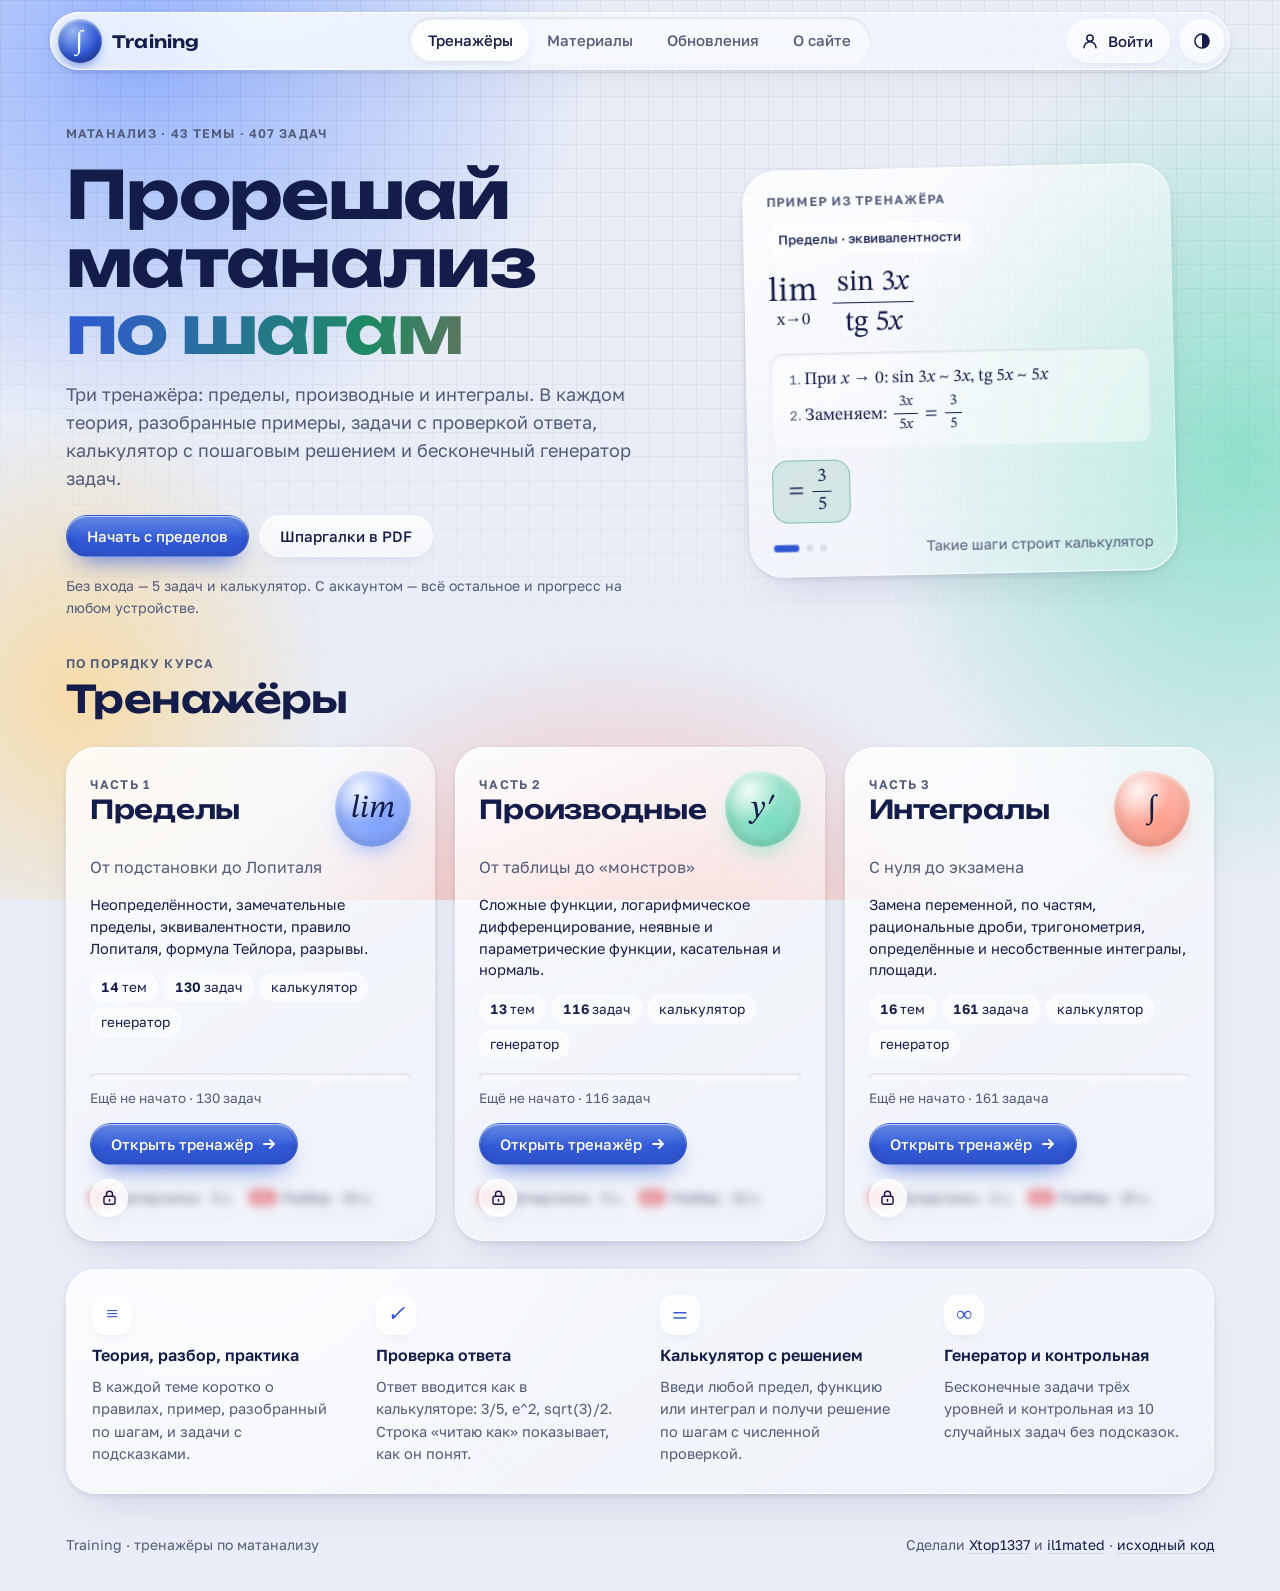
<file: index.html>
<!doctype html>
<html lang="ru">
<head>
<meta charset="utf-8">
<meta name="viewport" content="width=device-width, initial-scale=1, viewport-fit=cover">
<title>Training</title>
<meta name="claude:viewport-fit-sides" content="cover">
<meta name="description" content="Тренажёры по матанализу: пределы, производные и интегралы. Теория, задачи с проверкой, калькуляторы с пошаговым решением и шпаргалки в PDF.">
<meta name="theme-color" content="#E8EDF7" media="(prefers-color-scheme: light)">
<meta name="theme-color" content="#080C1B" media="(prefers-color-scheme: dark)">
<link rel="icon" href="assets/favicon.svg" type="image/svg+xml">
<link rel="preconnect" href="https://fonts.googleapis.com">
<link rel="preconnect" href="https://fonts.gstatic.com" crossorigin>
<link href="https://fonts.googleapis.com/css2?family=Golos+Text:wght@400;500;600&family=STIX+Two+Text:ital,wght@0,400;0,600;1,400&family=Unbounded:wght@500;600;700&display=swap" rel="stylesheet">
<link rel="stylesheet" href="assets/glass.css">
<link rel="stylesheet" href="assets/home.css">
<link rel="stylesheet" href="assets/auth.css">
<script>try{var t=localStorage.getItem('training-theme');if(t==='light'||t==='dark')document.documentElement.setAttribute('data-theme',t)}catch(e){}</script>
</head>
<body data-page="home">
<div class="liquid" aria-hidden="true"><i></i><i></i><i></i><i></i></div>

<header class="sitebar sitebar--home">
  <div class="sitebar__in glass" data-sheen>
    <a class="brand" href="#trainers" aria-label="Training, на главную"><span class="brand__mark">∫</span><span class="brand__name">Training</span></a>
    <nav class="seg-nav" aria-label="Разделы">
      <span class="seg-nav__drop" aria-hidden="true"></span>
      <a href="#trainers" data-view="trainers" aria-current="page"><span class="t-long">Тренажёры</span><span class="t-short">Темы</span></a>
      <a href="#materials" data-view="materials"><span class="t-long">Материалы</span><span class="t-short">PDF</span></a>
      <a href="#updates" data-view="updates"><span class="t-long">Обновления</span><span class="t-short">Новое</span></a>
      <a href="#about" data-view="about">О сайте</a>
    </nav>
    <button class="theme-btn" id="themeBtn" type="button" data-mode="system" aria-label="Тема: как в системе" title="Тема: как в системе">
      <svg class="i i-system" viewBox="0 0 24 24" fill="none" stroke="currentColor" stroke-width="1.8" aria-hidden="true"><circle cx="12" cy="12" r="8.5"/><path d="M12 3.5a8.5 8.5 0 0 1 0 17z" fill="currentColor" stroke="none"/></svg>
      <svg class="i i-light" viewBox="0 0 24 24" fill="none" stroke="currentColor" stroke-width="1.8" stroke-linecap="round" aria-hidden="true"><circle cx="12" cy="12" r="4.2"/><path d="M12 2.5v2.2M12 19.3v2.2M2.5 12h2.2M19.3 12h2.2M5.3 5.3l1.6 1.6M17.1 17.1l1.6 1.6M5.3 18.7l1.6-1.6M17.1 6.9l1.6-1.6"/></svg>
      <svg class="i i-dark" viewBox="0 0 24 24" fill="none" stroke="currentColor" stroke-width="1.8" stroke-linejoin="round" aria-hidden="true"><path d="M20 14.6A8.2 8.2 0 0 1 9.4 4a8.2 8.2 0 1 0 10.6 10.6z"/></svg>
    </button>
  </div>
</header>

<main class="page" id="views">

  <!-- ================= Тренажёры ================= -->
  <section class="view" data-view="trainers" aria-label="Тренажёры">
    <div class="hero">
      <div class="hero__text">
        <p class="eyebrow">Матанализ · 43 темы · 407 задач</p>
        <h1 class="hero__title">Прорешай матанализ <span class="liquid-word">по шагам</span></h1>
        <p class="hero__lead">Три тренажёра: пределы, производные и интегралы. В каждом теория, разобранные примеры, задачи с проверкой ответа, калькулятор с пошаговым решением и бесконечный генератор задач.</p>
        <div class="hero__cta">
          <a class="lq-btn lq-btn--primary" href="limits.html">Начать с пределов</a>
          <a class="lq-btn" href="#materials">Шпаргалки в PDF</a>
        </div>
        <p class="hero__note" id="heroNote">Можно без регистрации. Прогресс сохраняется в браузере.</p>
      </div>

      <figure class="lens glass" data-sheen aria-label="Примеры из тренажёров">
        <div class="lens__head"><span class="lens__label">Пример из тренажёра</span></div>
        <div class="lens__stage">
          <div class="ex is-on">
            <span class="ex__tag">Пределы · эквивалентности</span>
            <div class="ex__q m"><span class="lim">lim<sub>x→0</sub></span> <span class="fr"><span>sin 3<i>x</i></span><span>tg 5<i>x</i></span></span></div>
            <ol class="ex__steps">
              <li>При <i>x</i> → 0: sin 3<i>x</i> ~ 3<i>x</i>, tg 5<i>x</i> ~ 5<i>x</i></li>
              <li>Заменяем: <span class="fr"><span>3<i>x</i></span><span>5<i>x</i></span></span> = <span class="fr"><span>3</span><span>5</span></span></li>
            </ol>
            <div class="ex__ans">= <span class="fr"><span>3</span><span>5</span></span></div>
          </div>
          <div class="ex" aria-hidden="true">
            <span class="ex__tag">Производные · произведение</span>
            <div class="ex__q m">(<i>x</i><sup>2</sup> · <i>e</i><sup>3<i>x</i></sup>)′</div>
            <ol class="ex__steps">
              <li>(<i>uv</i>)′ = <i>u</i>′<i>v</i> + <i>uv</i>′, где <i>u</i> = <i>x</i><sup>2</sup>, <i>v</i> = <i>e</i><sup>3<i>x</i></sup></li>
              <li>2<i>x</i> · <i>e</i><sup>3<i>x</i></sup> + <i>x</i><sup>2</sup> · 3<i>e</i><sup>3<i>x</i></sup></li>
            </ol>
            <div class="ex__ans">= <i>x</i> <i>e</i><sup>3<i>x</i></sup> (3<i>x</i> + 2)</div>
          </div>
          <div class="ex" aria-hidden="true">
            <span class="ex__tag">Интегралы · по частям</span>
            <div class="ex__q m">∫ <i>x</i> cos <i>x</i> d<i>x</i></div>
            <ol class="ex__steps">
              <li><i>u</i> = <i>x</i>, d<i>v</i> = cos <i>x</i> d<i>x</i> ⇒ d<i>u</i> = d<i>x</i>, <i>v</i> = sin <i>x</i></li>
              <li><i>x</i> sin <i>x</i> − ∫ sin <i>x</i> d<i>x</i></li>
            </ol>
            <div class="ex__ans">= <i>x</i> sin <i>x</i> + cos <i>x</i> + <i>C</i></div>
          </div>
        </div>
        <div class="lens__foot">
          <div class="lens__dots" role="group" aria-label="Выбор примера">
            <button type="button" aria-pressed="true" aria-label="Пример: предел"></button>
            <button type="button" aria-pressed="false" aria-label="Пример: производная"></button>
            <button type="button" aria-pressed="false" aria-label="Пример: интеграл"></button>
          </div>
          <span class="note">Такие шаги строит калькулятор</span>
        </div>
      </figure>
    </div>

    <div class="section-head">
      <div>
        <p class="eyebrow">По порядку курса</p>
        <h2 class="h2">Тренажёры</h2>
      </div>
    </div>

    <div class="cards">
      <article class="topic glass" data-topic="limits" data-sheen style="--tint:var(--blob-a)">
        <div class="topic__top">
          <div>
            <p class="topic__step">Часть 1</p>
            <h3 class="topic__title">Пределы</h3>
          </div>
          <div class="topic__glyph" aria-hidden="true">lim</div>
        </div>
        <p class="topic__sub">От подстановки до Лопиталя</p>
        <p class="topic__covers">Неопределённости, замечательные пределы, эквивалентности, правило Лопиталя, формула Тейлора, разрывы.</p>
        <ul class="facts"><li><b>14</b> тем</li><li><b>130</b> задач</li><li>калькулятор</li><li>генератор</li></ul>
        <div class="progress"><div class="progress__bar"><i></i></div><span class="progress__txt">Ещё не начато · 130 задач</span></div>
        <div class="topic__actions">
          <a class="lq-btn lq-btn--primary topic__go" href="limits.html">Открыть тренажёр<svg viewBox="0 0 16 16" fill="none" stroke="currentColor" stroke-width="1.8" stroke-linecap="round" stroke-linejoin="round" aria-hidden="true"><path d="M3 8h10M9 4l4 4-4 4"/></svg></a>
        </div>
        <div class="doclinks">
          <a href="pdf/limits-cheatsheet.pdf" target="_blank" rel="noopener"><span class="pdf-dot">PDF</span>Шпаргалка · 3 с.</a>
          <a href="pdf/limits-guide.pdf" target="_blank" rel="noopener"><span class="pdf-dot">PDF</span>Разбор · 10 с.</a>
        </div>
      </article>

      <article class="topic glass" data-topic="derivatives" data-sheen style="--tint:var(--blob-b)">
        <div class="topic__top">
          <div>
            <p class="topic__step">Часть 2</p>
            <h3 class="topic__title">Производные</h3>
          </div>
          <div class="topic__glyph" aria-hidden="true">y′</div>
        </div>
        <p class="topic__sub">От таблицы до «монстров»</p>
        <p class="topic__covers">Сложные функции, логарифмическое дифференцирование, неявные и параметрические функции, касательная и нормаль.</p>
        <ul class="facts"><li><b>13</b> тем</li><li><b>116</b> задач</li><li>калькулятор</li><li>генератор</li></ul>
        <div class="progress"><div class="progress__bar"><i></i></div><span class="progress__txt">Ещё не начато · 116 задач</span></div>
        <div class="topic__actions">
          <a class="lq-btn lq-btn--primary topic__go" href="derivatives.html">Открыть тренажёр<svg viewBox="0 0 16 16" fill="none" stroke="currentColor" stroke-width="1.8" stroke-linecap="round" stroke-linejoin="round" aria-hidden="true"><path d="M3 8h10M9 4l4 4-4 4"/></svg></a>
        </div>
        <div class="doclinks">
          <a href="pdf/derivatives-cheatsheet.pdf" target="_blank" rel="noopener"><span class="pdf-dot">PDF</span>Шпаргалка · 3 с.</a>
          <a href="pdf/derivatives-guide.pdf" target="_blank" rel="noopener"><span class="pdf-dot">PDF</span>Разбор · 12 с.</a>
        </div>
      </article>

      <article class="topic glass" data-topic="integrals" data-sheen style="--tint:var(--blob-c)">
        <div class="topic__top">
          <div>
            <p class="topic__step">Часть 3</p>
            <h3 class="topic__title">Интегралы</h3>
          </div>
          <div class="topic__glyph" aria-hidden="true">∫</div>
        </div>
        <p class="topic__sub">С нуля до экзамена</p>
        <p class="topic__covers">Замена переменной, по частям, рациональные дроби, тригонометрия, определённые и несобственные интегралы, площади.</p>
        <ul class="facts"><li><b>16</b> тем</li><li><b>161</b> задача</li><li>калькулятор</li><li>генератор</li></ul>
        <div class="progress"><div class="progress__bar"><i></i></div><span class="progress__txt">Ещё не начато · 161 задача</span></div>
        <div class="topic__actions">
          <a class="lq-btn lq-btn--primary topic__go" href="integrals.html">Открыть тренажёр<svg viewBox="0 0 16 16" fill="none" stroke="currentColor" stroke-width="1.8" stroke-linecap="round" stroke-linejoin="round" aria-hidden="true"><path d="M3 8h10M9 4l4 4-4 4"/></svg></a>
        </div>
        <div class="doclinks">
          <a href="pdf/integrals-cheatsheet.pdf" target="_blank" rel="noopener"><span class="pdf-dot">PDF</span>Шпаргалка · 2 с.</a>
          <a href="pdf/integrals-guide.pdf" target="_blank" rel="noopener"><span class="pdf-dot">PDF</span>Разбор · 10 с.</a>
        </div>
      </article>
    </div>

    <div class="features glass" data-sheen>
      <div class="feat"><span class="feat__ic" aria-hidden="true">≡</span><h3>Теория, разбор, практика</h3><p>В каждой теме коротко о правилах, пример, разобранный по шагам, и задачи с подсказками.</p></div>
      <div class="feat"><span class="feat__ic" aria-hidden="true">✓</span><h3>Проверка ответа</h3><p>Ответ вводится как в калькуляторе: 3/5, e^2, sqrt(3)/2. Строка «читаю как» показывает, как он понят.</p></div>
      <div class="feat"><span class="feat__ic" aria-hidden="true">=</span><h3>Калькулятор с решением</h3><p>Введи любой предел, функцию или интеграл и получи решение по шагам с численной проверкой.</p></div>
      <div class="feat"><span class="feat__ic" aria-hidden="true">∞</span><h3>Генератор и контрольная</h3><p>Бесконечные задачи трёх уровней и контрольная из 10 случайных задач без подсказок.</p></div>
    </div>
  </section>

  <!-- ================= Материалы ================= -->
  <section class="view" data-view="materials" aria-label="Материалы" hidden>
    <div class="section-head">
      <div>
        <p class="eyebrow">6 файлов PDF</p>
        <h2 class="h2">Шпаргалки и разборы</h2>
      </div>
      <p class="lead">Шпаргалку удобно распечатать и держать рядом во время решения. Разбор объясняет тему с нуля: порядок действий, примеры и типичные ошибки.</p>
    </div>

    <div class="mat-grid">
      <article class="mat glass" data-sheen>
        <div class="mat__head"><div class="topic__glyph" style="--tint:var(--blob-a)" aria-hidden="true">lim</div><h3>Пределы</h3></div>
        <div class="doc">
          <div class="doc__sheet" aria-hidden="true">PDF</div>
          <div class="doc__body">
            <p class="doc__title">Шпаргалка: пределы</p>
            <span class="doc__meta">3 страницы · 97 КБ</span>
            <p class="doc__desc">Алгоритм, типы неопределённостей и методы, замечательные пределы, эквивалентности, Тейлор, Лопиталь, разрывы, асимптоты.</p>
            <div class="doc__actions"><a class="lq-btn lq-btn--sm" href="pdf/limits-cheatsheet.pdf" target="_blank" rel="noopener">Открыть</a><a class="lq-btn lq-btn--sm" href="pdf/limits-cheatsheet.pdf" download="Шпаргалка — пределы.pdf">Скачать</a></div>
          </div>
        </div>
        <div class="doc">
          <div class="doc__sheet alt" aria-hidden="true">PDF</div>
          <div class="doc__body">
            <p class="doc__title">Разбор: как найти любой предел</p>
            <span class="doc__meta">10 страниц · 183 КБ</span>
            <p class="doc__desc">Все виды пределов университетского курса: что делать и в каком порядке, примеры от простых до очень сложных, типичные ошибки.</p>
            <div class="doc__actions"><a class="lq-btn lq-btn--sm" href="pdf/limits-guide.pdf" target="_blank" rel="noopener">Открыть</a><a class="lq-btn lq-btn--sm" href="pdf/limits-guide.pdf" download="Разбор — как найти любой предел.pdf">Скачать</a></div>
          </div>
        </div>
      </article>

      <article class="mat glass" data-sheen>
        <div class="mat__head"><div class="topic__glyph" style="--tint:var(--blob-b)" aria-hidden="true">y′</div><h3>Производные</h3></div>
        <div class="doc">
          <div class="doc__sheet" aria-hidden="true">PDF</div>
          <div class="doc__body">
            <p class="doc__title">Шпаргалка: производные</p>
            <span class="doc__meta">3 страницы · 105 КБ</span>
            <p class="doc__desc">Таблица производных, правила, алгоритм, особые случаи, применения и типичные ошибки.</p>
            <div class="doc__actions"><a class="lq-btn lq-btn--sm" href="pdf/derivatives-cheatsheet.pdf" target="_blank" rel="noopener">Открыть</a><a class="lq-btn lq-btn--sm" href="pdf/derivatives-cheatsheet.pdf" download="Шпаргалка — производные.pdf">Скачать</a></div>
          </div>
        </div>
        <div class="doc">
          <div class="doc__sheet alt" aria-hidden="true">PDF</div>
          <div class="doc__body">
            <p class="doc__title">Разбор: как взять любую производную</p>
            <span class="doc__meta">12 страниц · 213 КБ</span>
            <p class="doc__desc">Все виды производных из университетского курса: порядок действий, примеры от простых до очень длинных, типичные ошибки.</p>
            <div class="doc__actions"><a class="lq-btn lq-btn--sm" href="pdf/derivatives-guide.pdf" target="_blank" rel="noopener">Открыть</a><a class="lq-btn lq-btn--sm" href="pdf/derivatives-guide.pdf" download="Разбор — как взять любую производную.pdf">Скачать</a></div>
          </div>
        </div>
      </article>

      <article class="mat glass" data-sheen>
        <div class="mat__head"><div class="topic__glyph" style="--tint:var(--blob-c)" aria-hidden="true">∫</div><h3>Интегралы</h3></div>
        <div class="doc">
          <div class="doc__sheet" aria-hidden="true">PDF</div>
          <div class="doc__body">
            <p class="doc__title">Шпаргалка: интегралы</p>
            <span class="doc__meta">2 страницы · 86 КБ</span>
            <p class="doc__desc">Таблица, алгоритм выбора метода, замена, по частям, дроби, тригонометрия, корни, определённые и несобственные интегралы.</p>
            <div class="doc__actions"><a class="lq-btn lq-btn--sm" href="pdf/integrals-cheatsheet.pdf" target="_blank" rel="noopener">Открыть</a><a class="lq-btn lq-btn--sm" href="pdf/integrals-cheatsheet.pdf" download="Шпаргалка — интегралы.pdf">Скачать</a></div>
          </div>
        </div>
        <div class="doc">
          <div class="doc__sheet alt" aria-hidden="true">PDF</div>
          <div class="doc__body">
            <p class="doc__title">Разбор: интегралы с нуля до экзамена</p>
            <span class="doc__meta">10 страниц · 180 КБ</span>
            <p class="doc__desc">От идеи «площадь под графиком» до простейших дробей, подстановок и несобственных интегралов. Алгоритм выбора метода и типичные ошибки.</p>
            <div class="doc__actions"><a class="lq-btn lq-btn--sm" href="pdf/integrals-guide.pdf" target="_blank" rel="noopener">Открыть</a><a class="lq-btn lq-btn--sm" href="pdf/integrals-guide.pdf" download="Разбор — интегралы с нуля до экзамена.pdf">Скачать</a></div>
          </div>
        </div>
      </article>
    </div>
  </section>

  <!-- ================= Обновления ================= -->
  <section class="view" data-view="updates" aria-label="Обновления" hidden>
    <div class="section-head">
      <div>
        <p class="eyebrow">Что изменилось</p>
        <h2 class="h2">Обновления</h2>
      </div>
      <p class="lead">Новые возможности и исправления, свежие сверху. Если нашёл ошибку, напиши авторам на GitHub.</p>
    </div>

    <div class="releases">
      <article class="release glass release--latest" data-sheen data-version="1.3">
        <header class="release__head">
          <span class="release__ver">v1.3</span>
          <time class="release__date" datetime="2026-11-09">9 ноября 2026</time>
          <span class="release__now">Сейчас</span>
        </header>
        <h3 class="release__title">Профиль и обновления</h3>
        <ul class="release__list">
            <li><span class="tag tag--new">Новое</span><span>Настройки профиля: можно поставить свою аватарку и сменить ник. Фото само обрезается до квадрата.</span></li>
            <li><span class="tag tag--new">Новое</span><span>Вкладка «Обновления» — история изменений сайта. Точка на вкладке появляется, когда выходит что-то новое.</span></li>
            <li><span class="tag tag--fix">Исправлено</span><span>Почта, пароль и ник принимаются только латиницей. Если включена русская раскладка, сайт подскажет переключить её на английскую.</span></li>
            <li><span class="tag tag--fix">Исправлено</span><span>Аккаунты с почтой на кириллице удалены: войти в них всё равно было нельзя.</span></li>
            <li><span class="tag tag--fix">Исправлено</span><span>Сервер больше не падает при запуске, если стартует сразу несколько его процессов.</span></li>
        </ul>
      </article>
      <article class="release glass" data-sheen data-version="1.2">
        <header class="release__head">
          <span class="release__ver">v1.2</span>
          <time class="release__date" datetime="2026-11-09">9 ноября 2026</time>
          
        </header>
        <h3 class="release__title">Сайт в интернете</h3>
        <ul class="release__list">
            <li><span class="tag tag--new">Новое</span><span>Сайт работает на Vercel, аккаунты и прогресс хранит сервер на Render.</span></li>
            <li><span class="tag tag--fix">Исправлено</span><span>На Vercel вместо сайта открывалась ошибка 404 — сайт теперь собирается как статический.</span></li>
            <li><span class="tag tag--better">Улучшено</span><span>Регистрация сразу открывает аккаунт, подтверждать почту письмом не нужно.</span></li>
            <li><span class="tag tag--better">Улучшено</span><span>Сервер просыпается, как только открываешь сайт. Если он отвечает долго, сайт пишет, что сервер просыпается.</span></li>
        </ul>
      </article>
      <article class="release glass" data-sheen data-version="1.1">
        <header class="release__head">
          <span class="release__ver">v1.1</span>
          <time class="release__date" datetime="2026-11-08">8 ноября 2026</time>
          
        </header>
        <h3 class="release__title">Аккаунты</h3>
        <ul class="release__list">
            <li><span class="tag tag--new">Новое</span><span>Регистрация и вход по почте. Прогресс хранится в аккаунте и виден на любом устройстве.</span></li>
            <li><span class="tag tag--new">Новое</span><span>Без входа можно решить 5 задач и пользоваться калькулятором. Шпаргалки и разборы открываются после входа.</span></li>
        </ul>
      </article>
      <article class="release glass" data-sheen data-version="1.0">
        <header class="release__head">
          <span class="release__ver">v1.0</span>
          <time class="release__date" datetime="2026-11-08">8 ноября 2026</time>
          
        </header>
        <h3 class="release__title">Запуск</h3>
        <ul class="release__list">
            <li><span class="tag tag--new">Новое</span><span>Три тренажёра: пределы, производные и интегралы. 43 темы и 407 задач с проверкой ответа.</span></li>
            <li><span class="tag tag--new">Новое</span><span>Калькуляторы с пошаговым решением, генератор задач трёх уровней и контрольная из 10 задач.</span></li>
            <li><span class="tag tag--new">Новое</span><span>Шпаргалки и разборы в PDF, светлая и тёмная тема, оформление «жидкое стекло».</span></li>
        </ul>
      </article>
    </div>
  </section>

  <!-- ================= О сайте ================= -->
  <section class="view" data-view="about" aria-label="О сайте" hidden>
    <div class="section-head">
      <div>
        <p class="eyebrow">Training</p>
        <h2 class="h2">О сайте</h2>
      </div>
    </div>

    <div class="about">
      <div class="about__main glass" data-sheen>
        <p><b>Training</b> — сайт для прорешки тем по математическому анализу. Здесь три тренажёра: пределы, производные и интегралы. В них 43 темы с теорией и разобранными примерами, 407 задач с проверкой ответа, калькуляторы с пошаговым решением, генераторы задач и шпаргалки в PDF.</p>

        <div>
          <h3 class="h3">Как заниматься</h3>
          <ol class="steps-list">
            <li><span>Иди по порядку курса: пределы, затем производные, затем интегралы.</span></li>
            <li><span>В каждой теме прочитай теорию, посмотри разбор примера и реши задачи.</span></li>
            <li><span>Застрял — открой подсказку или пошаговое решение.</span></li>
            <li><span>Проверь себя контрольной: 10 случайных задач, одна попытка на каждую, без подсказок.</span></li>
            <li><span>Слабые темы добивай в генераторе задач.</span></li>
          </ol>
        </div>

        <div>
          <h3 class="h3">Как вводить ответ</h3>
          <ul class="codechips" aria-label="Примеры записи">
            <li>3/5</li><li>e^2</li><li>sqrt(3)/2</li><li>ln(x)</li><li>sin(3x)</li><li>pi/4</li><li>inf</li>
          </ul>
          <p class="note">Набирай с клавиатуры или кнопками под полем: дробь, степень, корень, функции. Строка «читаю как» сразу показывает, как понята запись, так что опечатку видно до проверки.</p>
        </div>

        <div>
          <h3 class="h3">Где хранится прогресс</h3>
          <p class="note" id="progressNote">Отметки о решённых задачах хранятся только в этом браузере. На другом устройстве или после очистки данных сайта прогресс начнётся заново.</p>
          <div style="margin-top:12px"><button class="lq-btn lq-btn--sm" id="resetAll" type="button">Сбросить весь прогресс</button></div>
        </div>
      </div>

      <div class="about__side">
        <div class="person glass" data-sheen>
          <p class="eyebrow">Сайт и тренажёры</p>
          <div class="person__row">
            <div class="avatar" aria-hidden="true">X<img src="https://github.com/Xtop1337.png?size=160" alt="" onerror="this.remove()"></div>
            <div>
              <p class="person__name">Xtop1337</p>
              <p class="person__handle">github.com/Xtop1337</p>
            </div>
          </div>
          <a class="lq-btn lq-btn--primary" href="https://github.com/Xtop1337" target="_blank" rel="noopener"><svg class="gh" viewBox="0 0 16 16" fill="currentColor" aria-hidden="true"><path d="M8 0C3.58 0 0 3.58 0 8c0 3.54 2.29 6.53 5.47 7.59.4.07.55-.17.55-.38 0-.19-.01-.82-.01-1.49-2.01.37-2.53-.49-2.69-.94-.09-.23-.48-.94-.82-1.13-.28-.15-.68-.52-.01-.53.63-.01 1.08.58 1.23.82.72 1.21 1.87.87 2.33.66.07-.52.28-.87.51-1.07-1.78-.2-3.64-.89-3.64-3.95 0-.87.31-1.59.82-2.15-.08-.2-.36-1.02.08-2.12 0 0 .67-.21 2.2.82.64-.18 1.32-.27 2-.27.68 0 1.36.09 2 .27 1.53-1.04 2.2-.82 2.2-.82.44 1.1.16 1.92.08 2.12.51.56.82 1.27.82 2.15 0 3.07-1.87 3.75-3.65 3.95.29.25.54.73.54 1.48 0 1.07-.01 1.93-.01 2.2 0 .21.15.46.55.38A8.01 8.01 0 0 0 16 8c0-4.42-3.58-8-8-8z"/></svg>Профиль на GitHub</a>
        </div>

        <div class="person glass" data-sheen>
          <p class="eyebrow">Бэкенд и авторизация</p>
          <div class="person__row">
            <div class="avatar" aria-hidden="true">I<img src="https://github.com/il1mated.png?size=160" alt="" onerror="this.remove()"></div>
            <div>
              <p class="person__name">il1mated</p>
              <p class="person__handle">github.com/il1mated</p>
            </div>
          </div>
          <a class="lq-btn lq-btn--primary" href="https://github.com/il1mated" target="_blank" rel="noopener"><svg class="gh" viewBox="0 0 16 16" fill="currentColor" aria-hidden="true"><path d="M8 0C3.58 0 0 3.58 0 8c0 3.54 2.29 6.53 5.47 7.59.4.07.55-.17.55-.38 0-.19-.01-.82-.01-1.49-2.01.37-2.53-.49-2.69-.94-.09-.23-.48-.94-.82-1.13-.28-.15-.68-.52-.01-.53.63-.01 1.08.58 1.23.82.72 1.21 1.87.87 2.33.66.07-.52.28-.87.51-1.07-1.78-.2-3.64-.89-3.64-3.95 0-.87.31-1.59.82-2.15-.08-.2-.36-1.02.08-2.12 0 0 .67-.21 2.2.82.64-.18 1.32-.27 2-.27.68 0 1.36.09 2 .27 1.53-1.04 2.2-.82 2.2-.82.44 1.1.16 1.92.08 2.12.51.56.82 1.27.82 2.15 0 3.07-1.87 3.75-3.65 3.95.29.25.54.73.54 1.48 0 1.07-.01 1.93-.01 2.2 0 .21.15.46.55.38A8.01 8.01 0 0 0 16 8c0-4.42-3.58-8-8-8z"/></svg>Профиль на GitHub</a>
        </div>

        <div class="person glass" data-sheen>
          <p class="eyebrow">Исходный код</p>
          <div>
            <p class="person__name">Training</p>
            <p class="person__handle">github.com/Xtop1337/Training</p>
          </div>
          <p>Сайт на HTML, CSS и JavaScript без сборки, работает на GitHub Pages и открывается с телефона. Аккаунты, вход по почте и прогресс — отдельный бэкенд на Python (Flask) с базой Postgres.</p>
          <a class="lq-btn" href="https://github.com/Xtop1337/Training" target="_blank" rel="noopener"><svg class="gh" viewBox="0 0 16 16" fill="currentColor" aria-hidden="true"><path d="M8 0C3.58 0 0 3.58 0 8c0 3.54 2.29 6.53 5.47 7.59.4.07.55-.17.55-.38 0-.19-.01-.82-.01-1.49-2.01.37-2.53-.49-2.69-.94-.09-.23-.48-.94-.82-1.13-.28-.15-.68-.52-.01-.53.63-.01 1.08.58 1.23.82.72 1.21 1.87.87 2.33.66.07-.52.28-.87.51-1.07-1.78-.2-3.64-.89-3.64-3.95 0-.87.31-1.59.82-2.15-.08-.2-.36-1.02.08-2.12 0 0 .67-.21 2.2.82.64-.18 1.32-.27 2-.27.68 0 1.36.09 2 .27 1.53-1.04 2.2-.82 2.2-.82.44 1.1.16 1.92.08 2.12.51.56.82 1.27.82 2.15 0 3.07-1.87 3.75-3.65 3.95.29.25.54.73.54 1.48 0 1.07-.01 1.93-.01 2.2 0 .21.15.46.55.38A8.01 8.01 0 0 0 16 8c0-4.42-3.58-8-8-8z"/></svg>Открыть репозиторий</a>
        </div>

        <div class="stats glass" data-sheen>
          <div class="stat"><b>3</b><span>тренажёра</span></div>
          <div class="stat"><b>43</b><span>темы</span></div>
          <div class="stat"><b>407</b><span>задач с проверкой</span></div>
          <div class="stat"><b>6</b><span>PDF-материалов</span></div>
        </div>
      </div>
    </div>
  </section>
</main>

<footer class="sitefoot">
  <span>Training · тренажёры по матанализу</span>
  <span>Сделали <a href="https://github.com/Xtop1337" target="_blank" rel="noopener">Xtop1337</a> и <a href="https://github.com/il1mated" target="_blank" rel="noopener">il1mated</a> · <a href="https://github.com/Xtop1337/Training" target="_blank" rel="noopener">исходный код</a></span>
</footer>

<script src="assets/site.js"></script>
<script src="assets/auth.js"></script>
</body>
</html>
</file>
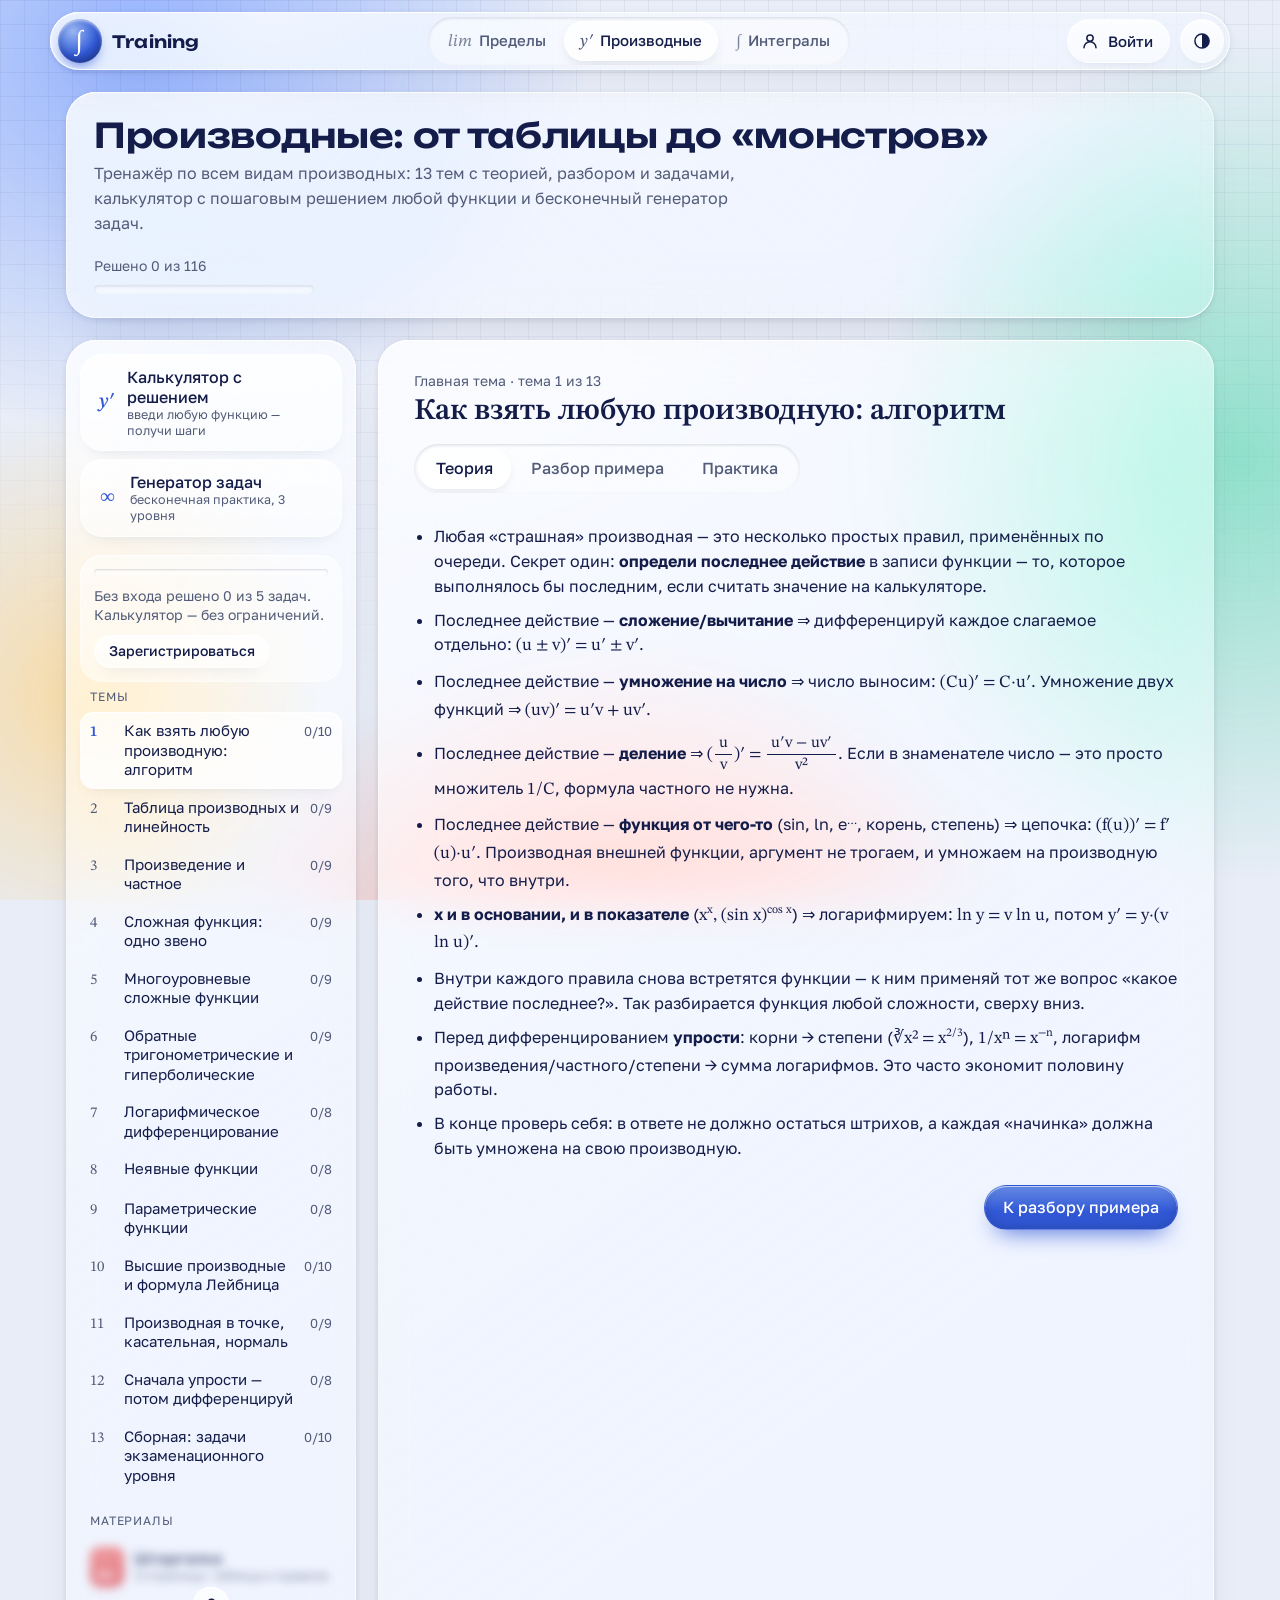
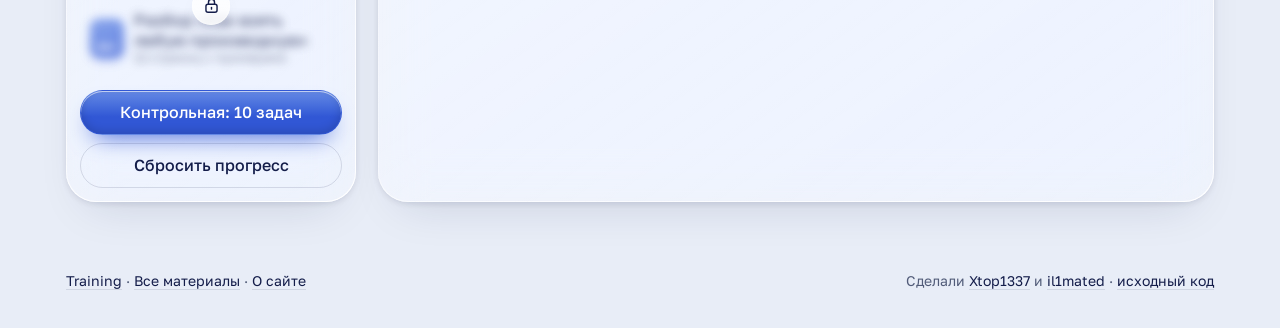
<file: derivatives.html>
<!doctype html>
<html lang="ru">
<head>
<meta charset="utf-8">
<meta name="viewport" content="width=device-width, initial-scale=1, viewport-fit=cover">
<title>Производные: тренажёр и калькулятор с решением · Training</title>
<link rel="preconnect" href="https://fonts.googleapis.com">
<link rel="preconnect" href="https://fonts.gstatic.com" crossorigin>
<link href="https://fonts.googleapis.com/css2?family=Golos+Text:wght@400;500;600&family=STIX+Two+Text:ital,wght@0,400;0,600;1,400&display=swap" rel="stylesheet">
<style>
:root{
  --paper:#F7F9FD; --surface:#FFFFFF; --grid:rgba(40,80,160,.07); --ink:#1A2660; --muted:#5B6478;
  --margin:#C3343F; --ok:#23704A; --bad:#B3261E; --line:#D5DDEE; --hover:rgba(26,38,96,.06); --accent:#2B59C3;
  color-scheme:light;
  box-sizing:border-box;
  padding-top:env(safe-area-inset-top,0px);
  padding-bottom:env(safe-area-inset-bottom,0px);
}
@media (prefers-color-scheme:dark){
  :root:not([data-theme="light"]){
    --paper:#10141F; --surface:#161B29; --grid:rgba(140,170,255,.06); --ink:#DCE3F7; --muted:#98A2BC;
    --margin:#FF6B74; --ok:#5FD08F; --bad:#FF8A80; --line:#2A3248; --hover:rgba(220,227,247,.06); --accent:#8FB0FF;
    color-scheme:dark;
  }
}
html{scroll-padding-top:env(safe-area-inset-top,0px)}
*,*::before,*::after{box-sizing:inherit}
body{
  margin:0; color:var(--ink); background:var(--paper);
  background-image:linear-gradient(var(--grid) 1px,transparent 1px),linear-gradient(90deg,var(--grid) 1px,transparent 1px);
  background-size:24px 24px;
  font:16px/1.55 "Golos Text",system-ui,-apple-system,"Segoe UI",Roboto,sans-serif;
}
.serif,.q,.steps,h1,h2,.formula,.big{font-family:"STIX Two Text","Cambria Math","Times New Roman",serif}
.wrap{max-width:1160px;margin:0 auto;padding:24px 20px 64px;display:grid;grid-template-columns:290px minmax(0,1fr);gap:28px}
header.top{grid-column:1/-1;display:flex;justify-content:space-between;align-items:flex-end;gap:20px;border-bottom:2px solid var(--ink);padding-bottom:14px;flex-wrap:wrap}
h1{font-weight:600;font-size:clamp(28px,4.2vw,42px);margin:0;line-height:1.08}
.sub{color:var(--muted);margin:6px 0 0;max-width:62ch}
.overall{min-width:200px;font-size:14px;color:var(--muted)}
.bar{height:6px;background:var(--line);border-radius:3px;overflow:hidden;margin-top:6px}
.bar i{display:block;height:100%;background:var(--ok);transition:width .3s}
nav ol{list-style:none;margin:0;padding:0}
nav li button{all:unset;box-sizing:border-box;width:100%;display:grid;grid-template-columns:26px 1fr auto;gap:8px;align-items:baseline;padding:8px 10px;border-radius:6px;cursor:pointer;font-size:15px;line-height:1.3}
nav li button:hover{background:var(--hover)}
nav li button[aria-current="true"]{background:var(--surface);box-shadow:inset 3px 0 0 var(--margin)}
nav .n{font-family:"STIX Two Text",serif;color:var(--muted)}
nav .c{font-size:13px;color:var(--muted);white-space:nowrap}
nav .c.done{color:var(--ok);font-weight:600}
.tools{display:grid;gap:8px;margin-bottom:18px}
.tools button{all:unset;box-sizing:border-box;cursor:pointer;display:flex;gap:10px;align-items:center;padding:10px 12px;border:1.5px solid var(--line);border-radius:8px;background:var(--surface);font-weight:500;line-height:1.25}
.tools button:hover{border-color:var(--ink)}
.tools button[aria-current="true"]{border-color:var(--margin);box-shadow:inset 3px 0 0 var(--margin)}
.tools .ic{font-family:"STIX Two Text",serif;font-size:20px;width:26px;text-align:center;color:var(--margin)}
.tools small{display:block;color:var(--muted);font-weight:400;font-size:12.5px}
.navhead{font-size:12px;letter-spacing:.06em;text-transform:uppercase;color:var(--muted);margin:4px 10px 6px}
.side-actions{margin-top:16px;display:grid;gap:8px}
select.mob{display:none;width:100%;font:inherit;padding:10px;border:1.5px solid var(--line);border-radius:6px;background:var(--surface);color:var(--ink)}
button.btn{font:inherit;font-weight:500;border:1.5px solid var(--ink);background:var(--surface);color:var(--ink);padding:8px 14px;border-radius:6px;cursor:pointer}
button.btn:hover{background:var(--hover)}
button.btn.primary{background:var(--ink);color:var(--surface)}
button.btn.ghost{border-color:var(--line)}
button.btn.sm{padding:5px 10px;font-size:14px}
button:disabled{opacity:.5;cursor:default}
:focus-visible{outline:2px solid var(--margin);outline-offset:2px}
main{position:relative;background:var(--surface);border:1px solid var(--line);border-radius:4px;padding:26px 32px 32px 60px;min-width:0}
main::before{content:"";position:absolute;left:38px;top:0;bottom:0;width:2px;background:var(--margin);opacity:.65}
.lect{color:var(--muted);font-size:14px}
h2{font-size:30px;margin:2px 0 16px;font-weight:600;line-height:1.15}
h3{font-size:17px;margin:22px 0 8px}
.tabs{display:flex;gap:4px;border-bottom:1px solid var(--line);margin-bottom:20px;overflow-x:auto}
.tabs button{all:unset;cursor:pointer;padding:8px 12px;font-weight:500;color:var(--muted);border-bottom:2px solid transparent;margin-bottom:-1px;white-space:nowrap}
.tabs button[aria-selected="true"]{color:var(--ink);border-color:var(--ink)}
.theory{padding-left:20px;margin:0}
.theory li{margin:9px 0}
.m{font-family:"STIX Two Text","Cambria Math",serif;font-size:1.08em}
.q{font-size:21px;line-height:1.8;margin:6px 0 18px}
.fr{display:inline-flex;flex-direction:column;vertical-align:middle;text-align:center;font-size:.9em;margin:0 2px;line-height:1.25}
.fr>span:first-child{border-bottom:1px solid currentColor;padding:0 4px 1px}
.fr>span:last-child{padding:1px 4px 0}
.rad{white-space:nowrap}
.rad .ov{border-top:1px solid currentColor;padding:1px 2px 0 1px;margin-left:1px}
sup{font-size:.68em;line-height:0}
sup .fr{font-size:.85em}
.why{font-family:"Golos Text",system-ui,sans-serif;font-size:13px;color:var(--muted);margin-left:6px}
.dots{display:flex;gap:6px;flex-wrap:wrap;margin-bottom:18px}
.dots button{all:unset;cursor:pointer;width:30px;height:30px;border-radius:50%;border:1.5px solid var(--line);display:grid;place-items:center;font-size:13px}
.dots button.ok{background:var(--ok);border-color:var(--ok);color:var(--surface)}
.dots button[aria-current="true"]{border-color:var(--ink);border-width:2px}
.ansrow{display:flex;gap:8px;flex-wrap:wrap;align-items:center}
.ansrow label{font-family:"STIX Two Text",serif;font-size:20px;white-space:nowrap}
input.ans{font:19px/1.3 "STIX Two Text",serif;padding:8px 10px;border:1.5px solid var(--line);border-radius:6px;background:var(--paper);color:var(--ink);flex:1 1 220px;min-width:0}
input.ans:focus{border-color:var(--ink);outline:none}
input.small{flex:0 0 120px}
.keys{display:flex;gap:6px;flex-wrap:wrap;margin:10px 0 4px}
.keys button{font:16px "STIX Two Text",serif;line-height:1.2;border:1px solid var(--line);background:var(--paper);color:var(--ink);border-radius:4px;padding:4px 10px;cursor:pointer;min-width:34px}
.preview{min-height:34px;margin-top:8px;font-family:"STIX Two Text",serif;font-size:20px;line-height:1.9;color:var(--ink)}
.preview .lbl{font-family:"Golos Text",sans-serif;font-size:13px;color:var(--muted);margin-right:8px}
.preview.err{font-family:"Golos Text",sans-serif;font-size:14px;color:var(--bad)}
.choices{display:grid;gap:8px;max-width:600px}
.choices button{text-align:left;font:inherit;padding:10px 14px;border:1.5px solid var(--line);background:var(--paper);color:var(--ink);border-radius:6px;cursor:pointer}
.choices button.right{border-color:var(--ok);box-shadow:inset 4px 0 0 var(--ok)}
.choices button.wrong{border-color:var(--bad);box-shadow:inset 4px 0 0 var(--bad)}
.fb{margin-top:12px;font-weight:500}
.fb.ok{color:var(--ok)} .fb.bad{color:var(--bad)}
.panel{margin-top:14px;padding:12px 16px;border-left:3px solid var(--line);background:var(--paper);overflow-x:auto}
.panel h4{margin:0 0 6px;font-size:14px;color:var(--muted);font-weight:600}
.panel.auto{border-left-color:var(--accent)}
.actions{display:flex;gap:8px;flex-wrap:wrap;margin-top:14px}
.help{font-size:13px;color:var(--muted);margin-top:6px;max-width:72ch}
.steps{font-size:19px;line-height:1.75}
.steps ol{padding-left:24px;margin:6px 0}
.steps ol ol{padding-left:22px;border-left:1px dashed var(--line);margin-left:2px}
.steps li{margin:5px 0}
.steps b{font-weight:600}
.note{font-size:14px;color:var(--muted);border-top:1px dashed var(--line);margin-top:20px;padding-top:10px}
.result{font-size:48px;font-family:"STIX Two Text",serif;margin:8px 0}
.navrow{display:flex;justify-content:space-between;gap:8px;margin-top:24px;flex-wrap:wrap}
.answer{margin:14px 0 4px;padding:14px 18px;border:1.5px solid var(--ok);border-radius:8px;background:var(--paper);overflow-x:auto}
.answer .big{font-size:24px;line-height:1.9}
.answer .plain{font:13px/1.4 ui-monospace,Menlo,Consolas,monospace;color:var(--muted);margin-top:6px;word-break:break-all}
.chips{display:flex;gap:6px;flex-wrap:wrap;margin:6px 0 2px}
.chips button{font:15px "STIX Two Text",serif;border:1px dashed var(--line);background:transparent;color:var(--ink);border-radius:14px;padding:3px 11px;cursor:pointer}
.chips button:hover{border-style:solid;border-color:var(--ink)}
.seg{display:inline-flex;border:1.5px solid var(--line);border-radius:6px;overflow:hidden}
.seg button{all:unset;cursor:pointer;padding:6px 12px;font-family:"STIX Two Text",serif;font-size:17px}
.seg button[aria-pressed="true"]{background:var(--ink);color:var(--surface)}
.row{display:flex;gap:14px;flex-wrap:wrap;align-items:center;margin-top:12px}
details{margin-top:10px}
details summary{cursor:pointer;color:var(--accent);font-weight:500}
.stat{font-size:14px;color:var(--muted)}
.stat b{color:var(--ink)}
@media (max-width:860px){
  .wrap{grid-template-columns:1fr;gap:18px;padding:16px 12px 48px}
  nav ol,.navhead{display:none}
  select.mob{display:block}
  .tools{grid-template-columns:1fr 1fr}
  .tools small{display:none}
  .side-actions{grid-template-columns:1fr 1fr}
  main{padding:20px 16px 24px 36px}
  main::before{left:20px}
  .q{font-size:19px}
  h2{font-size:25px}
  .steps{font-size:17px}
}
@media (prefers-reduced-motion:reduce){*{transition:none!important}}
</style>
<!-- Training: оформление «жидкое стекло» -->
<meta name="theme-color" content="#E8EDF7" media="(prefers-color-scheme: light)">
<meta name="theme-color" content="#080C1B" media="(prefers-color-scheme: dark)">
<link rel="icon" href="assets/favicon.svg" type="image/svg+xml">
<link href="https://fonts.googleapis.com/css2?family=Unbounded:wght@500;600;700&display=swap" rel="stylesheet">
<link rel="stylesheet" href="assets/glass.css">
<link rel="stylesheet" href="assets/trainer.css">
<link rel="stylesheet" href="assets/auth.css">
<script>try{var t=localStorage.getItem('training-theme');if(t==='light'||t==='dark')document.documentElement.setAttribute('data-theme',t)}catch(e){}</script>
</head>
<body data-page="trainer" data-topic="derivatives">
<!-- Training: фон и верхняя панель сайта -->
<div class="liquid" aria-hidden="true"><i></i><i></i><i></i><i></i></div>
<header class="sitebar">
  <div class="sitebar__in glass" data-sheen>
    <a class="brand" href="index.html" aria-label="Training, на главную"><span class="brand__mark">∫</span><span class="brand__name">Training</span></a>
    <nav class="seg-nav seg-nav--topics" aria-label="Тренажёры">
      <span class="seg-nav__drop" aria-hidden="true"></span>
      <a href="limits.html" title="Пределы"><span class="g" aria-hidden="true">lim</span><span class="t">Пределы</span></a>
      <a href="derivatives.html" aria-current="page" title="Производные"><span class="g" aria-hidden="true">y′</span><span class="t">Производные</span></a>
      <a href="integrals.html" title="Интегралы"><span class="g" aria-hidden="true">∫</span><span class="t">Интегралы</span></a>
    </nav>
    <button class="theme-btn" id="themeBtn" type="button" data-mode="system" aria-label="Тема: как в системе" title="Тема: как в системе">
      <svg class="i i-system" viewBox="0 0 24 24" fill="none" stroke="currentColor" stroke-width="1.8" aria-hidden="true"><circle cx="12" cy="12" r="8.5"/><path d="M12 3.5a8.5 8.5 0 0 1 0 17z" fill="currentColor" stroke="none"/></svg>
      <svg class="i i-light" viewBox="0 0 24 24" fill="none" stroke="currentColor" stroke-width="1.8" stroke-linecap="round" aria-hidden="true"><circle cx="12" cy="12" r="4.2"/><path d="M12 2.5v2.2M12 19.3v2.2M2.5 12h2.2M19.3 12h2.2M5.3 5.3l1.6 1.6M17.1 17.1l1.6 1.6M5.3 18.7l1.6-1.6M17.1 6.9l1.6-1.6"/></svg>
      <svg class="i i-dark" viewBox="0 0 24 24" fill="none" stroke="currentColor" stroke-width="1.8" stroke-linejoin="round" aria-hidden="true"><path d="M20 14.6A8.2 8.2 0 0 1 9.4 4a8.2 8.2 0 1 0 10.6 10.6z"/></svg>
    </button>
  </div>
</header>
<div class="wrap">
  <header class="top">
    <div>
      <h1>Производные: от таблицы до «монстров»</h1>
      <p class="sub">Тренажёр по всем видам производных: 13 тем с теорией, разбором и задачами, калькулятор с пошаговым решением любой функции и бесконечный генератор задач.</p>
    </div>
    <div class="overall"><span id="ovText"></span><div class="bar"><i id="ovBar"></i></div></div>
  </header>
  <aside>
    <div class="tools">
      <button data-mode="calc"><span class="ic">y′</span><span>Калькулятор с решением<small>введи любую функцию — получи шаги</small></span></button>
      <button data-mode="gen"><span class="ic">∞</span><span>Генератор задач<small>бесконечная практика, 3 уровня</small></span></button>
    </div>
    <div class="navhead">Темы</div>
    <nav aria-label="Темы"><ol id="nav"></ol></nav>
    <select class="mob" id="mob" aria-label="Тема"></select>
    <!-- Training: материалы к теме -->
    <div class="side-head">Материалы</div>
    <div class="side-docs">
      <a class="doc-link" href="pdf/derivatives-cheatsheet.pdf" target="_blank" rel="noopener"><span class="doc-link__ic ">PDF</span><span>Шпаргалка<small>3 страницы: таблица и правила</small></span></a>
      <a class="doc-link" href="pdf/derivatives-guide.pdf" target="_blank" rel="noopener"><span class="doc-link__ic alt">PDF</span><span>Разбор «Как взять любую производную»<small>12 страниц с примерами</small></span></a>
    </div>
    <div class="side-actions">
      <button class="btn primary" id="examBtn">Контрольная: 10 задач</button>
      <button class="btn ghost" id="resetBtn">Сбросить прогресс</button>
    </div>
  </aside>
  <main id="main" aria-live="polite"></main>
</div>

<script>
/* ===================== Движок производных =====================
   Парсер → AST → производная → упрощение → вывод (HTML / текст) + пошаговое объяснение.
   Без внешних зависимостей, работает офлайн. */
const DX=(function(){
'use strict';
/* ---------- рациональные числа ---------- */
function gcd(a,b){a=Math.abs(a);b=Math.abs(b);while(b){const t=a%b;a=b;b=t}return a||1}
function num(p,q=1){
  if(!Number.isFinite(p)||!Number.isFinite(q))return {t:'num',p:p/q,q:1,fl:true};
  if(!Number.isInteger(p)||!Number.isInteger(q)){
    const v=p/q;
    for(const Q of [1,2,3,4,5,6,8,10,12,16,100,1000,10000,100000,1000000]){const P=Math.round(v*Q);if(Math.abs(P/Q-v)<1e-12)return num(P,Q)}
    return {t:'num',p:v,q:1,fl:true};
  }
  if(q<0){p=-p;q=-q}const g=gcd(p,q);return {t:'num',p:p/g,q:q/g};
}
const val=n=>n.p/n.q;
const isNum=(N,v)=>N.t==='num'&&(v===undefined||val(N)===v);
const isInt=N=>N.t==='num'&&N.q===1&&Number.isInteger(N.p);
function radd(a,b){return num(a.p*b.q+b.p*a.q,a.q*b.q)}
function rmul(a,b){return num(a.p*b.p,a.q*b.q)}
function rpow(a,k){ // k — целое
  if(k===0)return num(1);
  const n=Math.abs(k);const p=Math.pow(a.p,n),q=Math.pow(a.q,n);
  if(!Number.isSafeInteger(p)||!Number.isSafeInteger(q))return null;
  return k>0?num(p,q):num(q,p);
}
function iroot(n,k){if(n<0){if(k%2===0)return null;const r=iroot(-n,k);return r===null?null:-r}const r=Math.round(Math.pow(n,1/k));for(const c of [r-1,r,r+1])if(c>=0&&Math.pow(c,k)===n)return c;return null}

/* ---------- конструкторы ---------- */
const N0=num(0),N1=num(1),NM1=num(-1),HALF=num(1,2);
const V=n=>({t:'v',n});
const X=V('x');
const C=n=>({t:'c',n});
const add=a=>({t:'add',a});
const mul=a=>({t:'mul',a});
const div=(a,b)=>({t:'div',a,b});
const pow=(a,b)=>({t:'pow',a,b});
const neg=a=>({t:'neg',a});
const fn=(f,a)=>({t:'fn',f,a});

/* ---------- токенизатор и парсер ---------- */
const FN_ALIAS={sin:'sin',cos:'cos',tg:'tg',tan:'tg',ctg:'ctg',cot:'ctg',arcsin:'arcsin',arccos:'arccos',arctg:'arctg',arctan:'arctg',arcctg:'arcctg',arccot:'arcctg',asin:'arcsin',acos:'arccos',atan:'arctg',acot:'arcctg',
  ln:'ln',log:'ln',lg:'lg',exp:'exp',sqrt:'sqrt',cbrt:'cbrt',abs:'abs',sh:'sh',sinh:'sh',ch:'ch',cosh:'ch',th:'th',tanh:'th',cth:'cth',coth:'cth'};
const IDS={pi:'pi',e:'e',x:'x',y:'y',t:'t',inf:'inf'};
const NAMES=[...Object.keys(FN_ALIAS),...Object.keys(IDS)].sort((a,b)=>b.length-a.length);
const SUP={'⁰':'0','¹':'1','²':'2','³':'3','⁴':'4','⁵':'5','⁶':'6','⁷':'7','⁸':'8','⁹':'9','⁻':'-'};
function normalize(s){
  s=String(s).toLowerCase().replace(/\^\s*(\d+)\s+/g,'^($1)').replace(/\s+/g,' ').trim();
  if(s.includes('='))s=s.slice(s.lastIndexOf('=')+1);
  s=s.replace(/[·×∙⋅]/g,'*').replace(/[−–—]/g,'-').replace(/,/g,'.').replace(/÷/g,'/').replace(/[′'’]/g,'')
     .replace(/π/g,'pi').replace(/∞/g,'inf').replace(/√/g,'sqrt').replace(/∛/g,'cbrt').replace(/\*\*/g,'^');
  s=s.replace(/[⁻⁰¹²³⁴⁵⁶⁷⁸⁹]+/g,m=>'^('+[...m].map(c=>SUP[c]).join('')+')');
  s=s.replace(/[½⅓⅔¼¾⅕⅙⅛]/g,c=>'('+{'½':'1/2','⅓':'1/3','⅔':'2/3','¼':'1/4','¾':'3/4','⅕':'1/5','⅙':'1/6','⅛':'1/8'}[c]+')').replace(/ˣ/g,'^x');
  return s;
}
function tokenize(src){
  const s=normalize(src);const t=[];let i=0;let spB=false;
  const push=o=>{if('+-*/'.includes(o.k))o.sb=spB;else o.ws=spB;spB=false;t.push(o)};
  while(i<s.length){
    const c=s[i];
    if(c===' '){const L=t[t.length-1];if(L&&'+-*/'.includes(L.k))L.sa=true;spB=true;i++;continue}
    if(/[0-9.]/.test(c)){let j=i;while(j<s.length&&/[0-9.]/.test(s[j]))j++;const str=s.slice(i,j);
      if((str.match(/\./g)||[]).length>1||str==='.')throw new Error('Не получилось прочитать число «'+str+'»');
      const [a,b='']=str.split('.');push({k:'n',v:num(parseInt((a||'0')+b,10),Math.pow(10,b.length))});i=j;continue}
    if('+-*/^()'.includes(c)){push({k:c});i++;continue}
    if(c==='['||c==='{'){push({k:'('});i++;continue}
    if(c===']'||c==='}'){push({k:')'});i++;continue}
    if(c==='|'){push({k:'|'});i++;continue}
    const m=NAMES.find(n=>s.startsWith(n,i));
    if(!m)throw new Error('Непонятный символ «'+s.slice(i,i+3)+'»');
    push(FN_ALIAS[m]?{k:'f',v:FN_ALIAS[m]}:{k:'id',v:IDS[m]});i+=m.length;
  }
  if(!t.length)throw new Error('Пустой ввод');
  return t;
}
function applyFn(f,a){
  if(f==='sqrt')return pow(a,HALF);
  if(f==='cbrt')return pow(a,num(1,3));
  if(f==='exp')return pow(C('e'),a);
  return fn(f,a);
}
function parse(src){
  const t=tokenize(src);let p=0;let absDepth=0;
  const peek=()=>t[p];
  const isAtomStart=tk=>tk&&(tk.k==='n'||tk.k==='id'||tk.k==='f'||tk.k==='('||(tk.k==='|'&&absDepth===0));
  // Пробелы вокруг знака ослабляют его: «x+1 / x-1» = (x+1)/(x−1), «- 5/x» = −(5/x), а «-5/x» = (−5)/x
  const loose=tk=>!!(tk&&(tk.sb||tk.sa));
  const divJoin=(a,b)=>(a.t==='num'&&b.t==='num'&&!a.fl&&!b.fl&&b.p!==0)?num(a.p*b.q,a.q*b.p):div(a,b);
  function expr(){
    const terms=[lterm()];
    while(peek()&&(peek().k==='+'||peek().k==='-')&&loose(peek())){const o=t[p++].k;const b=lterm();terms.push(o==='+'?b:neg(b))}
    return terms.length===1?terms[0]:add(terms);
  }
  function lterm(){
    let a=lunary();
    for(;;){const tk=peek();
      if(tk&&(tk.k==='*'||tk.k==='/')&&loose(tk)){p++;const b=lunary();a=tk.k==='*'?mulJoin(a,b):divJoin(a,b)}
      else if(tk&&tk.ws&&isAtomStart(tk)){a=mulJoin(a,lunary())} // «1/2 ln x» = ½·ln x: множитель через пробел слабее деления
      else break}
    return a;
  }
  function lunary(){const tk=peek();
    if(tk&&tk.k==='-'&&tk.sa){p++;return neg(lterm())}
    if(tk&&tk.k==='+'&&tk.sa){p++;return lterm()}
    return texpr()}
  function texpr(){
    const terms=[term()];
    while(peek()&&(peek().k==='+'||peek().k==='-')&&!loose(peek())){const o=t[p++].k;const b=term();terms.push(o==='+'?b:neg(b))}
    return terms.length===1?terms[0]:add(terms);
  }
  // Умножение без знака связывает сильнее, чем / и *:  1/2sqrt(x) = 1/(2√x),  1/2x = 1/(2x)
  function term(){
    let a=chunk();
    for(;;){const tk=peek();
      if(tk&&tk.k==='*'&&!loose(tk)){p++;a=mulJoin(a,chunk())}
      else if(tk&&tk.k==='/'&&!loose(tk)){p++;a=divJoin(a,chunk())}
      else break}
    return a;
  }
  function chunk(){
    let a=unary();
    while(isAtomStart(peek())&&!peek().ws){const b=power();a=(a.t==='mul'&&!a.paren&&a.chunk)?mul([...a.a,b]):mul([a,b]);a.chunk=true}
    return a;
  }
  function mulJoin(a,b){return a.t==='mul'&&!a.paren?mul([...a.a,b]):mul([a,b])}
  function unary(){const tk=peek();if(tk&&tk.k==='-'){p++;const a=unary();return a.t==='num'?num(-a.p,a.q):neg(a)}if(tk&&tk.k==='+'){p++;return unary()}return power()}
  function power(){
    const b=call();
    if(peek()&&peek().k==='^'){p++;return pow(b,exponent())}
    return b;
  }
  function exponent(){ // e^2x → e^(2x), e^-x → e^(-x)
    const tk=peek();
    if(tk&&tk.k==='-'){p++;return neg(exponent())}
    if(tk&&tk.k==='n'){p++;let e={t:'num',...tk.v};
      if(peek()&&peek().k==='id'&&peek().v==='x'&&!(t[p+1]&&t[p+1].k==='^')){p++;e=mul([e,X])}
      return e}
    return call();
  }
  function call(){
    const tk=peek();
    if(tk&&tk.k==='f'){p++;
      let k=null; // sin^2 x
      if(peek()&&peek().k==='^'){p++;
        if(peek()&&peek().k==='n'){k={t:'num',...t[p++].v}}
        else if(peek()&&peek().k==='-'&&t[p+1]&&t[p+1].k==='n'){p++;const v=t[p++].v;k=num(-v.p,v.q)}
        else k=primary()}
      let a;
      if(peek()&&peek().k==='('){a=primary();if(peek()&&peek().k==='^'&&k===null){p++;const r=applyFn(tk.v,a);return pow(r,exponent())}}
      else a=tight();
      const r=applyFn(tk.v,a);
      return k?pow(r,k):r;
    }
    return primary();
  }
  function tight(){ // аргумент без скобок: sin 2x, ln x^2, tg3x
    const fs=[];
    if(peek()&&peek().k==='-'){p++;return neg(tight())}
    if(peek()&&peek().k==='n'){fs.push(power())}
    while(peek()&&!(fs.length&&peek().ws)&&(peek().k==='id'||peek().k==='('||(peek().k==='|'&&(absDepth===0||fs.length===0)))){fs.push(power())}
    if(!fs.length){if(peek()&&peek().k==='f')return call();throw new Error('После имени функции нужен аргумент')}
    return fs.length===1?fs[0]:mul(fs);
  }
  function primary(){
    const tk=t[p++];if(!tk)throw new Error('Выражение оборвалось');
    if(tk.k==='n')return {t:'num',...tk.v};
    if(tk.k==='id'){if(tk.v==='e')return C('e');if(tk.v==='pi')return C('pi');if(tk.v==='inf')return {t:'num',p:Infinity,q:1,fl:true};return V(tk.v)}
    if(tk.k==='('){const a=expr();if(!peek()||peek().k!==')')throw new Error('Не хватает закрывающей скобки');p++;if(a.t==='mul')a.paren=true;return a}
    if(tk.k==='|'){absDepth++;const a=expr();absDepth--;if(!peek()||peek().k!=='|')throw new Error('Не закрыт модуль |…|');p++;return fn('abs',a)}
    throw new Error('Лишний знак «'+tk.k+'»');
  }
  const r=expr();
  if(p!==t.length){const tk=t[p];throw new Error(tk.k===')'?'Лишняя закрывающая скобка':'Не получилось разобрать выражение до конца')}
  return tidy(strip(r));
}
function strip(N){ // убрать служебные пометки
  if(N.t==='mul')return mul(N.a.map(strip));
  if(N.t==='add')return add(N.a.map(strip));
  if(N.t==='div'||N.t==='pow')return {t:N.t,a:strip(N.a),b:strip(N.b)};
  if(N.t==='neg')return neg(strip(N.a));
  if(N.t==='fn')return fn(N.f,strip(N.a));
  return N;
}

/* лёгкая нормализация ввода: свёртка чисел, без перестановки структуры */
function tidy(N){
  switch(N.t){
    case 'neg':{const a=tidy(N.a);if(a.t==='num')return num(-a.p,a.q);if(a.t==='mul'&&a.a[0].t==='num')return mul([num(-a.a[0].p,a.a[0].q),...a.a.slice(1)]);return neg(a)}
    case 'mul':{let c=N1;const r=[];for(const f0 of N.a){const f=tidy(f0);if(f.t==='num')c=rmul(c,f);else if(f.t==='mul'){for(const g of f.a){if(g.t==='num')c=rmul(c,g);else r.push(g)}}else if(f.t==='neg'){c=rmul(c,NM1);r.push(f.a)}else r.push(f)}
      if(isNum(c,0))return N0;if(!r.length)return c;if(isNum(c,1))return r.length===1?r[0]:mul(r);return mul([c,...r])}
    case 'add':{const r=[];for(const a of N.a){const t=tidy(a);if(t.t==='add')r.push(...t.a);else r.push(t)}return add(r)}
    case 'div':{const a=tidy(N.a),b=tidy(N.b);if(a.t==='num'&&b.t==='num'&&!a.fl&&!b.fl)return num(a.p*b.q,a.q*b.p);return div(a,b)}
    case 'pow':return pow(tidy(N.a),tidy(N.b));
    case 'fn':return fn(N.f,tidy(N.a));
  }
  return N;
}

/* ---------- вычисление ---------- */
const FEV={sin:Math.sin,cos:Math.cos,tg:Math.tan,ctg:x=>1/Math.tan(x),arcsin:Math.asin,arccos:Math.acos,arctg:Math.atan,arcctg:x=>Math.PI/2-Math.atan(x),
  ln:Math.log,lg:Math.log10,abs:Math.abs,sh:Math.sinh,ch:Math.cosh,th:Math.tanh,cth:x=>1/Math.tanh(x)};
function ev(N,env){
  switch(N.t){
    case 'num':return val(N);
    case 'v':{const v=typeof env==='number'?(N.n==='x'?env:NaN):env[N.n];return v===undefined?NaN:v}
    case 'c':return N.n==='e'?Math.E:Math.PI;
    case 'add':return N.a.reduce((s,a)=>s+ev(a,env),0);
    case 'mul':return N.a.reduce((s,a)=>s*ev(a,env),1);
    case 'div':return ev(N.a,env)/ev(N.b,env);
    case 'neg':return -ev(N.a,env);
    case 'pow':{const b=ev(N.a,env),e=ev(N.b,env);
      if(b<0&&!Number.isInteger(e)){for(const q of [3,5,7,9,15]){const m=e*q;if(Math.abs(m-Math.round(m))<1e-12){const r=Math.pow(-b,e);return Math.round(m)%2===0?r:-r}}}
      return Math.pow(b,e)}
    case 'fn':return FEV[N.f](ev(N.a,env));
  }
  return NaN;
}

/* ---------- зависимость и подстановка ---------- */
function has(N,x='x'){
  switch(N.t){case 'v':return N.n===x;case 'num':case 'c':return false;
    case 'add':case 'mul':return N.a.some(a=>has(a,x));
    case 'div':case 'pow':return has(N.a,x)||has(N.b,x);
    default:return has(N.a,x)}
}
function subst(N,x,R){
  switch(N.t){case 'v':return N.n===x?R:N;case 'num':case 'c':return N;
    case 'add':return add(N.a.map(a=>subst(a,x,R)));case 'mul':return mul(N.a.map(a=>subst(a,x,R)));
    case 'div':case 'pow':return {t:N.t,a:subst(N.a,x,R),b:subst(N.b,x,R)};
    case 'neg':return neg(subst(N.a,x,R));case 'fn':return fn(N.f,subst(N.a,x,R))}
}
function key(N){
  switch(N.t){case 'num':return N.fl?'#'+N.p:'#'+N.p+'/'+N.q;case 'v':return N.n;case 'c':return '@'+N.n;
    case 'add':return '+('+N.a.map(key).sort().join(',')+')';case 'mul':return '*('+N.a.map(key).join(',')+')';
    case 'div':return '/('+key(N.a)+','+key(N.b)+')';case 'pow':return '^('+key(N.a)+','+key(N.b)+')';
    case 'neg':return '-('+key(N.a)+')';case 'fn':return N.f+'('+key(N.a)+')'}
}
const eq=(a,b)=>key(a)===key(b);

/* ---------- производная ---------- */
function outerD(f,w){ // f′(w)
  switch(f){
    case 'sin':return fn('cos',w);
    case 'cos':return neg(fn('sin',w));
    case 'tg':return div(N1,pow(fn('cos',w),num(2)));
    case 'ctg':return neg(div(N1,pow(fn('sin',w),num(2))));
    case 'arcsin':return div(N1,pow(add([N1,neg(pow(w,num(2)))]),HALF));
    case 'arccos':return neg(div(N1,pow(add([N1,neg(pow(w,num(2)))]),HALF)));
    case 'arctg':return div(N1,add([N1,pow(w,num(2))]));
    case 'arcctg':return neg(div(N1,add([N1,pow(w,num(2))])));
    case 'ln':return div(N1,w);
    case 'lg':return div(N1,mul([w,fn('ln',num(10))]));
    case 'sh':return fn('ch',w);
    case 'ch':return fn('sh',w);
    case 'th':return div(N1,pow(fn('ch',w),num(2)));
    case 'cth':return neg(div(N1,pow(fn('sh',w),num(2))));
    case 'abs':return div(w,fn('abs',w));
  }
  throw new Error('Нет правила для '+f);
}
function d(N,x='x'){
  if(!has(N,x))return N0;
  switch(N.t){
    case 'v':return N1;
    case 'add':return add(N.a.map(a=>d(a,x)));
    case 'neg':return neg(d(N.a,x));
    case 'mul':{const terms=[];N.a.forEach((f,i)=>{if(has(f,x))terms.push(mul(N.a.map((g,j)=>j===i?d(g,x):g)))});return terms.length===1?terms[0]:add(terms)}
    case 'div':{
      if(!has(N.b,x))return div(d(N.a,x),N.b);
      return div(add([mul([d(N.a,x),N.b]),neg(mul([N.a,d(N.b,x)]))]),pow(N.b,num(2)));
    }
    case 'pow':{const A=N.a,B=N.b;
      if(!has(B,x))return mul([B,pow(A,add([B,NM1])),d(A,x)]);
      if(!has(A,x))return mul([N,fn('ln',A),d(B,x)]);
      return mul([N,d(mul([B,fn('ln',A)]),x)]);
    }
    case 'fn':return mul([outerD(N.f,N.a),d(N.a,x)]);
  }
}

/* ---------- упрощение ---------- */
function S(N){
  switch(N.t){
    case 'num':case 'v':case 'c':return N;
    case 'neg':return mulS([NM1,S(N.a)]);
    case 'add':return addS(N.a.map(S));
    case 'mul':return mulS(N.a.map(S));
    case 'div':return mulS([S(N.a),powS(S(N.b),NM1)]);
    case 'pow':return powS(S(N.a),S(N.b));
    case 'fn':return fnS(N.f,S(N.a));
  }
}
function splitCoef(T){ // терм → [коэффициент, остаток]
  if(T.t==='num')return [T,null];
  if(T.t==='mul'&&T.a[0].t==='num'){const rest=T.a.slice(1);return [T.a[0],rest.length===1?rest[0]:mul(rest)]}
  return [N1,T];
}
/* многочлены: Map(степень → коэффициент) */
function toPoly(N,depth=0){
  if(depth>6)return null;
  switch(N.t){
    case 'num':return N.fl?null:new Map([[0,N]]);
    case 'v':return N.n==='x'?new Map([[1,N1]]):null;
    case 'add':{let P=new Map();for(const a of N.a){const Q=toPoly(a,depth+1);if(!Q)return null;P=pAdd(P,Q)}return P}
    case 'mul':{let P=new Map([[0,N1]]);for(const a of N.a){const Q=toPoly(a,depth+1);if(!Q)return null;P=pMul(P,Q);if(P.size>12)return null}return P}
    case 'neg':{const Q=toPoly(N.a,depth+1);return Q?pMul(Q,new Map([[0,NM1]])):null}
    case 'pow':{if(!isInt(N.b)||N.b.p<0||N.b.p>4)return null;const Q=toPoly(N.a,depth+1);if(!Q)return null;if(Q.size>1&&N.b.p>3)return null;let P=new Map([[0,N1]]);for(let i=0;i<N.b.p;i++)P=pMul(P,Q);return P}
  }
  return null;
}
function pAdd(P,Q){const R=new Map(P);for(const [k,c] of Q)R.set(k,R.has(k)?radd(R.get(k),c):c);return R}
function pMul(P,Q){let R=new Map();for(const [a,c] of P)for(const [b,e] of Q){const k=a+b,v=rmul(c,e);R.set(k,R.has(k)?radd(R.get(k),v):v)}return R}
function fromPolyTerms(P){
  return [...P.entries()].filter(([k,c])=>!isNum(c,0)).sort((a,b)=>b[0]-a[0]).map(([k,c])=>{
    const xp=k===0?null:(k===1?X:pow(X,num(k)));
    if(!xp)return c;return isNum(c,1)?xp:mul([c,xp]);
  });
}
function polyLike(T){ // стоит ли раскрывать терм как многочлен
  if(T.t==='num'||T.t==='v')return true;
  if(T.t==='pow')return (T.a.t==='v'&&isInt(T.b))||(T.a.t==='add'&&isInt(T.b)&&T.b.p>=0&&T.b.p<=3&&toPoly(T.a)!==null);
  if(T.t==='mul')return T.a.every(f=>f.t==='num'||f.t==='v'||f.t==='add'||(f.t==='pow'&&isInt(f.b)&&f.b.p>=0&&(f.a.t==='v'||f.a.t==='add')));
  return false;
}
function addS(terms){
  const flat0=[];for(const t of terms){if(t.t==='add')flat0.push(...t.a);else flat0.push(t)}
  // раскрываем многочленную часть
  const flat=[];let P=null,pos=-1;
  for(const t of flat0){
    const Q=polyLike(t)?toPoly(t):null;
    if(Q){if(!P){P=new Map();pos=flat.length;flat.push(null)}P=pAdd(P,Q)}
    else if(t.t==='mul'&&t.a.length===2&&t.a[0].t==='num'&&t.a[1].t==='add'){for(const q of t.a[1].a)flat.push(mulS([t.a[0],q]))}
    else flat.push(t);
  }
  if(P){const pt=fromPolyTerms(P);flat.splice(pos,1,...pt)}
  if(flat.length>1&&!addS.busy){
    const cnt=N=>N.t==='add'?N.a.length:1;
    const expandable=T=>T.t==='mul'&&T.a.filter(f=>f.t==='add').length===1;
    if(flat.filter(expandable).length>1){
      const all=[];for(const T of flat){if(expandable(T)){const si=T.a.findIndex(f=>f.t==='add');const o=T.a.filter((_,k)=>k!==si);for(const q of T.a[si].a)all.push(mulS([...o,q]))}else all.push(T)}
      addS.busy=true;let before,after;try{before=addS(flat);after=addS(all)}finally{addS.busy=false}
      if(cnt(after)<cnt(before))return addS(all);
    }
    for(let i=0;i<flat.length;i++){const T=flat[i];
      if(T.t!=='mul')continue;const si=T.a.findIndex(f=>f.t==='add');if(si<0||T.a.filter(f=>f.t==='add').length>1)continue;
      const others=T.a.filter((_,k)=>k!==si);const ex=T.a[si].a.map(q=>mulS([...others,q]));
      const rest=flat.filter((_,k)=>k!==i);
      addS.busy=true;let before,after;try{before=addS(flat);after=addS([...rest,...ex])}finally{addS.busy=false}
      if(cnt(after)<cnt(before))return addS([...rest,...ex]);
    }
  }
  let c=N0;const groups=[];const idx=new Map();
  for(const t of flat){
    if(t.t==='num'){c=radd(c,t);continue}
    const [k,r]=splitCoef(t);const kk=key(r);
    if(idx.has(kk)){const g=groups[idx.get(kk)];g.k=radd(g.k,k)}else{idx.set(kk,groups.length);groups.push({k,r})}
  }
  const out=[];
  for(const g of groups){if(isNum(g.k,0))continue;out.push(isNum(g.k,1)?g.r:mulS([g.k,g.r]))}
  if(!isNum(c,0))out.push(c);
  if(!out.length)return N0;
  if(out.length===1)return out[0];
  if(isNeg(out[0])){const j=out.findIndex(t=>!isNeg(t));if(j>0){const [t]=out.splice(j,1);out.unshift(t)}}
  const cf=commonFactor(out);if(cf)return cf;
  return add(out);
}
function commonFactor(terms){ // вынести общий множитель за скобки
  if(S.depth>40)return null;
  if(terms.every(t=>polyLike(t)))return null;
  const facs=t=>{const [k,r]=splitCoef(t);if(!r)return [];return r.t==='mul'?r.a:[r]};
  const bx=f=>f.t==='pow'?f.a:f, ex=f=>f.t==='pow'?f.b:N1;
  const first=facs(terms[0]);const common=[];
  for(const f of first){const b=bx(f);
    if(ex(f).t!=='num'||ex(f).fl){ // eᵘ, aᵘ: показатель должен совпадать
      if(!(f.t==='pow'&&(b.t==='c'||b.t==='num')))continue;
      if(terms.slice(1).every(t=>facs(t).some(h=>eq(h,f))))common.push(f);
      continue;}
    let m=val(ex(f)),mn=ex(f),ok=true;
    for(const t of terms.slice(1)){const g=facs(t).find(h=>eq(bx(h),b)&&ex(h).t==='num'&&!ex(h).fl);if(!g){ok=false;break}if(val(ex(g))<m){m=val(ex(g));mn=ex(g)}}
    if(!ok)continue;
    if(m<0&&b.t!=='add')continue;
    if(b.t!=='add'&&b.t!=='v'&&b.t!=='fn'&&!(b.t==='c'))continue;
    if(b.t==='c'&&m<=0)continue;
    common.push(powS(b,mn));
  }
  if(!common.length)return null;
  const inv=common.map(f=>powS(f.t==='pow'?f.a:f,mulS([NM1,f.t==='pow'?f.b:N1])));
  S.depth=(S.depth||0)+1;
  try{const rest=addS(terms.map(t=>mulS([t,...inv])));return mulS([...common,rest])}finally{S.depth--}
}
/* «приведение к общему знаменателю» для суммы с отрицательными степенями */
function negPowers(T){ // базы с отрицательными/дробными степенями в терме
  const fs=T.t==='mul'?T.a:[T];const r=[];
  for(const f of fs)if(f.t==='pow'&&f.b.t==='num'&&!f.b.fl&&(val(f.b)<0||f.b.q!==1))r.push(f);
  return r;
}
function together(A){
  if(A.t!=='add')return null;
  const need=new Map();
  for(const T of A.a)for(const f of negPowers(T)){if(val(f.b)<0||f.b.q!==1){const k=key(f.a);const cur=need.get(k);const e=val(f.b);
    if(e<0&&(!cur||e<cur.e))need.set(k,{b:f.a,e,ex:f.b});}}
  if(!need.size)return null;
  let mult=[];for(const {b,ex} of need.values())mult.push(powS(b,num(-ex.p,ex.q)));
  const terms=A.a.map(T=>mulS([T,...mult]));
  const numer=addS(terms);
  const res=mulS([numer,...[...need.values()].map(o=>powS(o.b,o.ex))]);
  return res;
}
function fracDepth(N){ // мера «многоэтажности»
  if(N.t==='add')return N.a.reduce((s,t)=>s+negPowers(t).filter(f=>val(f.b)<0).length,0);
  if(N.t==='mul')return N.a.reduce((s,f)=>s+(f.t==='add'?fracDepth(f):0),0);
  return 0;
}
function rank(f){
  if(!hasAnyVar(f))return 6;
  const base=f.t==='pow'?f.a:f;
  if(base.t==='v')return 1;
  if(f.t==='pow'&&!hasAnyVar(f.a))return 2;
  if(base.t==='fn')return 3;
  if(base.t==='add')return 5;
  return 4;
}
function hasAnyVar(N){switch(N.t){case 'v':return true;case 'num':case 'c':return false;case 'add':case 'mul':return N.a.some(hasAnyVar);case 'div':case 'pow':return hasAnyVar(N.a)||hasAnyVar(N.b);default:return hasAnyVar(N.a)}}
function mulS(fs){
  const flat=[];for(const f of fs){if(f.t==='mul')flat.push(...f.a);else flat.push(f)}
  let c=N1;const groups=[];const idx=new Map();
  for(const f of flat){
    if(f.t==='num'){c=rmul(c,f);continue}
    const base=f.t==='pow'?f.a:f,e=f.t==='pow'?f.b:N1;const kk=key(base);
    if(idx.has(kk)){const g=groups[idx.get(kk)];g.e=addS([g.e,e])}else{idx.set(kk,groups.length);groups.push({b:base,e})}
  }
  if(isNum(c,0))return N0;
  const out=[];
  for(const g of groups){const p=powS(g.b,g.e);
    if(p.t==='num'){c=rmul(c,p);continue}
    if(p.t==='mul'){for(const q of p.a){if(q.t==='num')c=rmul(c,q);else out.push(q)}continue}
    out.push(p)}
  if(isNum(c,0))return N0;
  // 2/√2 → √2,  6/√6 → √6:  целый коэффициент, кратный основанию b, «съедает» b^(−1/2)
  if(!c.fl)for(let i=0;i<out.length;i++){const f=out[i];
    if(f.t==='pow'&&f.a.t==='num'&&f.a.q===1&&f.a.p>1&&!f.a.fl&&f.b.t==='num'&&f.b.q===2&&f.b.p<0&&c.p%f.a.p===0){
      c=num(c.p/f.a.p,c.q);out[i]=pow(f.a,num(f.b.p+2,2));i--}}
  // sin w · cos⁻¹ w → tg w;  cos w · sin⁻¹ w → ctg w
  for(let i=0;i<out.length;i++){const f=out[i];
    if(f.t==='fn'&&(f.f==='sin'||f.f==='cos')){const other=f.f==='sin'?'cos':'sin';
      const j=out.findIndex(g=>g.t==='pow'&&isNum(g.b,-1)&&g.a.t==='fn'&&g.a.f===other&&eq(g.a.a,f.a));
      if(j>=0){out[i]=fn(f.f==='sin'?'tg':'ctg',f.a);out.splice(j,1);i=-1}}}
  // tgᵃ w при наличии cos w → sinᵃ w · cos⁻ᵃ w  (аналогично ctg с sin)
  {const base=g=>g.t==='pow'?g.a:g, ex=g=>g.t==='pow'?g.b:N1;
   for(let i=0;i<out.length;i++){const f=base(out[i]);
    if(f.t==='fn'&&(f.f==='tg'||f.f==='ctg')&&isInt(ex(out[i]))){const a=ex(out[i]).p;const other=f.f==='tg'?'cos':'sin';
      const j=out.findIndex(g=>{const h=base(g);return h.t==='fn'&&h.f===other&&eq(h.a,f.a)&&isInt(ex(g))&&Math.sign(ex(g).p)===Math.sign(a)});
      if(j>=0){const rest=out.filter((_,k)=>k!==i);return mulS([c,...rest,powS(fn(f.f==='tg'?'sin':'cos',f.a),num(a)),powS(fn(other,f.a),num(-a))])}}}}
  // 2 sin w cos w → sin 2w
  {const si=out.findIndex(f=>(f.t==='fn'&&f.f==='sin')||(f.t==='pow'&&isNum(f.b,-1)&&f.a.t==='fn'&&f.a.f==='sin'));
   if(si>=0){const sf=out[si],w=(sf.t==='fn'?sf:sf.a).a,e=sf.t==='fn'?1:-1;
     const ci=out.findIndex(f=>e===1?(f.t==='fn'&&f.f==='cos'&&eq(f.a,w)):(f.t==='pow'&&isNum(f.b,-1)&&f.a.t==='fn'&&f.a.f==='cos'&&eq(f.a.a,w)));
     if(ci>=0&&!c.fl&&(e===1?c.p%2===0:c.q%2===0)){const w2=mulS([num(2),w]);const nf=e===1?fn('sin',w2):pow(fn('sin',w2),NM1);
       const rest=out.filter((_,k)=>k!==si&&k!==ci);return mulS([e===1?num(c.p/2,c.q):num(c.p*2,c.q),nf,...rest])}}}
  // общий рациональный множитель суммы: (x/2 − 1/2) → (x − 1)/2
  for(let i=0;i<out.length;i++){const f=out[i];if(f.t==='add'){
    let L=1;for(const T of f.a){const [k]=splitCoef(T);if(!k.fl)L=L*k.q/gcd(L,k.q)}
    if(L>1&&L<1e6){out[i]=addS(f.a.map(T=>mulS([num(L),T])));return mulS([num(c.p,c.q*L),...out])}}}
  // Fᵉ · Bᵏ, где в сумме F есть B в отрицательной степени → (F·B^(k/e))ᵉ, e = ±1
  for(let i=0;i<out.length;i++){const f0=out[i];
    const e=f0.t==='add'?1:(f0.t==='pow'&&f0.a.t==='add'&&isNum(f0.b,-1)?-1:0);if(!e)continue;
    const f=e===1?f0:f0.a;if(fracDepth(f)===0)continue;
    for(let j=0;j<out.length;j++){if(j===i)continue;const g=out[j];
      const gb=g.t==='pow'?g.a:g,ge=g.t==='pow'?g.b:N1;if(ge.t!=='num'||ge.fl||Math.sign(val(ge))!==e)continue;
      const hit=f.a.some(T=>negPowers(T).some(h=>eq(h.a,gb)&&val(h.b)<0));if(!hit)continue;
      const mf=e===1?g:powS(gb,num(-ge.p,ge.q));
      const nf=addS(f.a.map(T=>mulS([T,mf])));
      if(fracDepth(nf)<fracDepth(f)){const rest=out.filter((_,k)=>k!==i&&k!==j);return mulS([c,...rest,e===1?nf:powS(nf,NM1)])}}}
  // (1 − sin w)(1 + sin w) → cos²w,  (1 − cos w)(1 + cos w) → sin²w
  {const base=g=>g.t==='pow'?g.a:g, ex=g=>g.t==='pow'?g.b:N1;
   const trig=A=>{if(A.t!=='add'||A.a.length!==2)return null;const one=A.a.findIndex(t=>isNum(t,1));if(one<0)return null;const o=A.a[1-one];
     const [k,r]=splitCoef(o);if(!(isNum(k,1)||isNum(k,-1))||!r||r.t!=='fn'||(r.f!=='sin'&&r.f!=='cos'))return null;return {f:r.f,w:r.a,s:val(k)}};
   for(let i=0;i<out.length;i++){const a=trig(base(out[i]));if(!a)continue;
     for(let j=i+1;j<out.length;j++){const b=trig(base(out[j]));
       if(b&&b.f===a.f&&b.s===-a.s&&eq(a.w,b.w)&&eq(ex(out[i]),ex(out[j]))){
         const rest=out.filter((_,k)=>k!==i&&k!==j);return mulS([c,...rest,powS(fn(a.f==='sin'?'cos':'sin',a.w),mulS([num(2),ex(out[i])]))])}}}}
  // общий целый множитель суммы и знак: (2x² + 2) → 2(x² + 1);  (−x − 1) → −(x + 1)
  for(let i=0;i<out.length;i++){const f0=out[i];const f=f0.t==='pow'?f0.a:f0,e=f0.t==='pow'?f0.b:N1;
    if(f.t!=='add'||!isInt(e))continue;
    const ks=f.a.map(T=>splitCoef(T)[0]);if(ks.some(k=>k.fl||k.q!==1))continue;
    let g=0;for(const k of ks)g=gcd(g,k.p);const allNeg=ks.every(k=>k.p<0);
    if(g>1||allNeg){const m=allNeg?-g:g;out[i]=powS(addS(f.a.map(T=>mulS([num(1,m),T]))),e);
      const cm=rpow(num(m),e.p);if(!cm)continue;return mulS([rmul(c,cm),...out])}}
  // дробь в числителе дроби → к общему знаменателю
  const hasDen=out.some(f=>f.t==='pow'&&f.b.t==='num'&&val(f.b)<0);
  if(hasDen&&!S.noTogether){
    for(let i=0;i<out.length;i++){const f=out[i];if(f.t==='add'&&fracDepth(f)>0){
      S.noTogether=true;let tg;try{tg=together(f)}finally{S.noTogether=false}
      if(tg&&fracDepth(tg)<fracDepth(f)){out.splice(i,1);return mulS([c,...out,tg])}}}
  }
  const ranked=out.map((f,i)=>({f,i,r:rank(f)})).sort((a,b)=>a.r-b.r||a.i-b.i).map(o=>o.f);
  if(!ranked.length)return c;
  if(isNum(c,1))return ranked.length===1?ranked[0]:mul(ranked);
  return mul([c,...ranked]);
}
function posDef(a){ // заведомо положительное выражение
  if(a.t==='num')return val(a)>0;if(a.t==='c')return true;
  if(a.t==='pow'&&a.a.t==='c')return true;
  if(a.t==='pow'&&isInt(a.b)&&a.b.p%2===0)return true;
  if(a.t==='pow'&&a.b.t==='num'&&!a.b.fl&&a.b.q%2===0)return true;
  if(a.t==='fn'&&(a.f==='ch'||a.f==='abs'))return true;
  if(a.t==='add')return a.a.every(posDef);
  if(a.t==='mul')return a.a.every(posDef);
  return false;
}
function powS(A,B){
  if(isNum(B,0))return N1;
  if(isNum(B,1))return A;
  if(isNum(A,1))return N1;
  if(isNum(A,0)&&B.t==='num'&&val(B)>0)return N0;
  if(A.t==='num'&&!A.fl&&B.t==='num'&&!B.fl){
    if(B.q===1&&Math.abs(B.p)<=30){const r=rpow(A,B.p);if(r)return r}
    if(B.q>1&&B.q<=6){const rp=iroot(A.p,B.q),rq=iroot(A.q,B.q);if(rp!==null&&rq!==null){const r=rpow(num(rp,rq),B.p);if(r)return r}}
  }
  if(A.t==='fn'&&A.f==='abs'&&isInt(B)&&B.p%2===0)return powS(A.a,B); // |u|² = u²
  if(A.t==='pow'){
    if(B.t==='num'&&A.b.t==='num'){const e=rmul(A.b,B);
      // (u²)^(1/2) = |u|, (u²)^(3/2) = |u|³ — модуль нужен, если чётная степень «снимается» до нечётной/дробной
      if(isInt(A.b)&&A.b.p%2===0&&!(isInt(e)&&e.p%2===0)&&hasAnyVar(A.a)&&!posDef(A.a)&&!(A.a.t==='fn'&&A.a.f==='abs'))return powS(fn('abs',A.a),e);
      return powS(A.a,e)}
    if(isInt(B)||!hasAnyVar(A.a)||(A.a.t==='c'))return powS(A.a,mulS([A.b,B]));
  }
  if(A.t==='mul'&&isInt(B))return mulS(A.a.map(f=>powS(f,B)));
  if(A.t==='mul'&&B.t==='num'&&A.a[0].t==='num'&&val(A.a[0])>0){ // (4x)^(1/2) → 2√x, если корень извлекается
    const c=powS(A.a[0],B);if(c.t==='num'){const rest=A.a.slice(1);return mulS([c,powS(rest.length===1?rest[0]:mul(rest),B)])}
  }
  if(A.t==='c'&&A.n==='e'&&B.t==='fn'&&B.f==='ln')return B.a;
  return pow(A,B);
}
function fnS(f,a){
  if(a.t==='num'&&!a.fl){const v=val(a);
    if(v===0&&['sin','tg','arcsin','arctg','sh','th'].includes(f))return N0;
    if(v===0&&['cos','ch'].includes(f))return N1;
    if(v===1&&['ln','lg'].includes(f))return N0;
    if(v===10&&f==='lg')return N1;
    if(f==='abs')return num(Math.abs(a.p),a.q);
  }
  if(f==='ln'&&a.t==='c'&&a.n==='e')return N1;
  if(f==='ln'&&a.t==='pow'&&a.a.t==='c'&&a.a.n==='e')return a.b;
  if(f==='abs'&&a.t==='pow'&&isInt(a.b)&&a.b.p%2===0)return a;
  return fn(f,a);
}
function deriv(N,x='x'){let r=S(d(N,x));for(let i=0;i<3;i++){const r2=S(r);if(key(r2)===key(r))break;r=r2}return r}

/* ---------- вывод ---------- */
const FNAME={sin:'sin',cos:'cos',tg:'tg',ctg:'ctg',arcsin:'arcsin',arccos:'arccos',arctg:'arctg',arcctg:'arcctg',ln:'ln',lg:'lg',sh:'sh',ch:'ch',th:'th',cth:'cth'};
function isNeg(N){
  if(N.t==='num')return val(N)<0;
  if(N.t==='neg')return true;
  if(N.t==='mul')return N.a.length>0&&isNeg(N.a[0]);
  if(N.t==='div')return isNeg(N.a);
  return false;
}
function negate(N){ // снять минус
  if(N.t==='num')return num(-N.p,N.q);
  if(N.t==='neg')return N.a;
  if(N.t==='mul'){const f=negate(N.a[0]);if(isNum(f,1))return N.a.length===2?N.a[1]:mul(N.a.slice(1));return mul([f,...N.a.slice(1)])}
  if(N.t==='div')return div(negate(N.a),N.b);
  return neg(N);
}
const VNAME={x:'x',y:'y',t:'t',u:'u',v:'v',w:'w',s:'s',p:'p',q:'q',z:'z',g:'g',r:'r'};
function R(N,mode='html'){return new Renderer(mode).r(N)}
// есть ли в тексте операция из ops вне скобок (кроме ведущего минуса)
function topOp(s,ops){let d=0,ab=0;for(let i=0;i<s.length;i++){const c=s[i];
  if(c==='|'){if(ab>0&&i>0&&!'+-*/^( |'.includes(s[i-1])){ab--;d--}else{ab++;d++}}
  else if(c==='(')d++;else if(c===')')d--;else if(d===0&&i>0&&ops.includes(c))return true}return false}
class Renderer{
  constructor(mode){this.h=mode==='html'}
  minus(){return this.h?'−':'-'}
  frac(a,b){return this.h?`<span class="fr"><span>${a}</span><span>${b}</span></span>`:`${this.wrapT(a)}/${this.wrapT(b)}`}
  wrapT(s){return /^[0-9a-z.]+$/i.test(s)?s:'('+s+')'}
  sup(s){return this.h?`<sup>${s}</sup>`:''}
  r(N){
    switch(N.t){
      case 'num':return this.num(N);
      case 'v':return VNAME[N.n]||N.n;
      case 'c':return N.n==='e'?'e':(this.h?'π':'pi');
      case 'add':return this.add(N.a);
      case 'neg':return this.minus()+this.paren(N.a,'neg');
      case 'mul':return this.mul(N);
      case 'div':{const a=this.r(N.a),b=this.r(N.b);return this.h?this.frac(a,b):`${this.par(N.a,'divn')}/${this.par(N.b,'divd')}`}
      case 'pow':return this.pow(N);
      case 'fn':return this.fn(N);
    }
  }
  num(N){
    if(N.fl){const s=String(+N.p.toPrecision(8));return this.h?s.replace('-','−').replace('.',','):s}
    if(N.q===1)return this.h?String(N.p).replace('-','−'):String(N.p);
    if(this.h){const s=this.frac(Math.abs(N.p),N.q);return N.p<0?'−'+s:s}
    return `${N.p}/${N.q}`;
  }
  par(N,ctx){ // нужны ли скобки (текстовый режим)
    const s=this.r(N);
    const needs=(N.t==='add')||(N.t==='neg')||(isNeg(N))||
      (ctx==='divd'&&(N.t==='mul'||N.t==='div'))||(ctx==='divn'&&N.t==='div')||
      ((ctx==='divn'||ctx==='divd')&&N.t==='num'&&N.q!==1);
    return needs||topOp(s,ctx==='divd'?'+-*/ ':'+ ')?'('+s+')':s;
  }
  paren(N,ctx){const s=this.r(N);return (N.t==='add'||(ctx==='neg'&&isNeg(N)))?'('+s+')':s}
  add(terms){
    let s='';terms.forEach((t,i)=>{
      if(i===0){s+=this.r(t);return}
      if(isNeg(t))s+=` ${this.minus()} `+this.paren(negate(t),'term');
      else s+=' + '+this.r(t);
    });return s;
  }
  mul(N){
    let fs=N.a.slice();let sign='';
    let c=null;
    if(fs[0].t==='num'){c=fs[0];fs=fs.slice(1)}
    if(c&&val(c)<0){sign=this.minus();c=num(-c.p,c.q)}
    const top=[],bot=[];
    if(c&&!isNum(c,1)){if(c.fl)top.push(c);else{if(c.p!==1)top.push(num(c.p));if(c.q!==1)bot.push(num(c.q))}}
    for(const f of fs){
      if(f.t==='pow'&&f.b.t==='num'&&val(f.b)<0){const e=num(-f.b.p,f.b.q);bot.push(isNum(e,1)?f.a:pow(f.a,e))}
      else top.push(f);
    }
    {const rad=g=>g.t==='pow'&&g.a.t==='num'&&g.b.t==='num'&&g.b.q!==1?1:0;const r1=top.filter(rad);if(r1.length&&r1.length<top.length){const r0=top.filter(g=>!rad(g));top.length=0;top.push(...r1,...r0)}} // √2·x, а не x·√2
    if(!bot.length){const body=this.prod(top);return sign&&top.length===1&&(top[0].t==='add')?sign+'('+body+')':sign+body}
    const a=top.length?this.prod(top):'1',b=this.prod(bot);
    if(this.h)return sign+this.frac(a,b);
    const ta=top.length>1||(top.length===1&&(top[0].t==='add'||top[0].t==='div'||top[0].t==='mul'))||topOp(a,'+ ')?'('+a+')':a;
    const tb=bot.length>1||(bot.length===1&&(bot[0].t==='add'||bot[0].t==='div'||bot[0].t==='mul'||(bot[0].t==='num'&&bot[0].q!==1)))||topOp(b,'+-*/ ')?'('+b+')':b;
    return sign+ta+'/'+tb;
  }
  prod(fs){
    if(!fs.length)return '1';
    let s='';
    fs.forEach((f,i)=>{
      let piece=this.r(f);
      const wrap=(f.t==='add'&&fs.length>1)||(i>0&&isNeg(f))||f.t==='neg';
      if(wrap)piece='('+piece+')';
      if(i===0){s=piece;return}
      const prev=fs[i-1];
      if(!this.h){s+='*'+piece;return}
      const prevNum=prev.t==='num';
      if(prevNum&&!/^[0-9−(]/.test(piece)&&!(f.t==='div'))s+=piece;
      else if(f.t==='add'&&wrap&&!prevNum&&prev.t!=='add')s+=piece;
      else s+='·'+piece;
    });
    return s;
  }
  atomic(N){return N.t==='v'||N.t==='c'||(N.t==='num'&&N.q===1&&N.p>=0&&!N.fl)||(N.t==='fn'&&N.f==='abs')}
  pow(N){
    const A=N.a,B=N.b;
    if(B.t==='num'&&val(B)<0)return this.mul(mul([N]));
    if(B.t==='num'&&!B.fl&&B.p===1&&(B.q===2||B.q===3)){
      const inner=this.r(A);
      if(this.h)return `<span class="rad">${B.q===2?'√':'∛'}<span class="ov">${inner}</span></span>`;
      return B.q===2?`sqrt(${inner})`:`(${inner})^(1/3)`;
    }
    if(A.t==='fn'&&A.f!=='abs'&&isInt(B)&&B.p>0){
      const arg=this.fnArg(A.a);
      return this.h?`${FNAME[A.f]}${this.sup(B.p)}${arg}`:`${FNAME[A.f]}(${this.r(A.a)})^${B.p}`;
    }
    let base=this.r(A);
    if(!this.atomic(A))base='('+base+')';
    if(this.h){
      let ex=this.r(B);
      if(B.t==='num'&&B.q!==1&&!B.fl)ex=`${B.p}/${B.q}`;
      return base+this.sup(ex);
    }
    const e=this.r(B);
    return base+'^'+(/^[0-9a-z]+$/i.test(e)?e:'('+e+')');
  }
  fnArg(a){
    if(!this.h)return '('+this.r(a)+')';
    if(a.t==='v'||(a.t==='mul'&&a.a.length===2&&a.a[0].t==='num'&&a.a[0].q===1&&a.a[0].p>0&&a.a[1].t==='v'))return ' '+this.r(a);
    return '('+this.r(a)+')';
  }
  fn(N){
    if(N.f==='abs')return '|'+this.r(N.a)+'|';
    if(!this.h)return `${FNAME[N.f]}(${this.r(N.a)})`;
    return FNAME[N.f]+this.fnArg(N.a);
  }
}

/* ---------- пошаговое объяснение ---------- */
const LETTERS=['u','v','w','s','p','q','z'];
const pr=N=>`(${R(N)})′`;
function isTable(N){
  if(N.t==='v'&&N.n==='x')return true;
  if(N.t==='fn'&&N.a.t==='v'&&N.a.n==='x')return true;
  if(N.t==='pow'&&N.a.t==='v'&&N.a.n==='x'&&!has(N.b))return true;
  if(N.t==='pow'&&!has(N.a)&&N.b.t==='v'&&N.b.n==='x')return true;
  return false;
}
function constSplit(N){ // N = C · R
  if(N.t==='neg'){const [c,r]=constSplit(N.a);return [mul([NM1,c]),r]}
  if(N.t==='mul'){const c=N.a.filter(f=>!has(f)),r=N.a.filter(f=>has(f));if(c.length&&r.length)return [c.length===1?c[0]:mul(c),r.length===1?r[0]:mul(r)]}
  if(N.t==='div'&&!has(N.b)){const [c,r]=constSplit(N.a);return [div(c,N.b),r]}
  return [N1,N];
}
function isUnary(N){return has(N)&&(N.t==='fn'||(N.t==='pow'&&(!has(N.b)||!has(N.a))))}
function innerOf(N){return N.t==='fn'?N.a:(has(N.a)?N.a:N.b)}
function withInner(N,w){if(N.t==='fn')return fn(N.f,w);return has(N.a)?pow(w,N.b):pow(N.a,w)}
function simpleLine(N,res,note){return {text:`${pr(N)} = ${R(res)}${note?` <span class="why">${note}</span>`:''}`}}
function outerName(N){
  if(N.t==='fn')return {sin:'синус',cos:'косинус',tg:'тангенс',ctg:'котангенс',arcsin:'арксинус',arccos:'арккосинус',arctg:'арктангенс',arcctg:'арккотангенс',ln:'логарифм',lg:'десятичный логарифм',sh:'гиперболический синус',ch:'гиперболический косинус',th:'гиперболический тангенс',cth:'гиперболический котангенс',abs:'модуль'}[N.f];
  if(N.t==='pow'&&has(N.a)){const b=N.b;if(isNum(b,0.5))return 'квадратный корень';if(b.t==='num'&&b.p===1&&b.q===3)return 'кубический корень';if(b.t==='num'&&val(b)<0)return 'степень с отрицательным показателем';return 'степень'}
  if(N.t==='pow')return 'показательная функция';
  return 'функция';
}
function fin(lab,asm,res){ // «Подставляем … Упрощаем …» без повторов
  const a=R(asm),b=R(res);
  if(a===b)return [{text:`Подставляем: <b>${lab} = ${b}</b>`}];
  return [{text:`Подставляем: ${lab} = ${a}`},{text:`Упрощаем: <b>${lab} = ${b}</b>`}];
}
function explain(N,lvl=0,top='y′'){
  const res=deriv(N);
  const lab=lvl===0?top:pr(N);
  if(!has(N))return {d:N0,items:[{text:`${pr(N)} = 0 <span class="why">производная константы</span>`}],trivial:true};
  if(isTable(N))return {d:res,items:[simpleLine(N,res,'по таблице')],trivial:true};
  const [c,r]=constSplit(N);
  if(!isNum(c,1)){
    const cs=S(c);
    if(isTable(r)||(r.t==='v'))return {d:res,items:[{text:`${pr(N)} = ${R(cs)}·${pr(r)} = ${R(res)} <span class="why">константу выносим, дальше по таблице</span>`}],trivial:true};
    const sub=explain(r,lvl+1);
    const isM1=isNum(cs,-1);
    return {d:res,items:[
      {text:isM1?`Минус выносим за знак производной: ${pr(N)} = −${pr(r)}.`:`Постоянный множитель ${R(cs)} выносим за знак производной: ${pr(N)} = ${R(cs)}·${pr(r)}.`},
      ...(sub.trivial?[{text:`${pr(r)} = ${R(sub.d)}`}]:[{text:`Находим ${pr(r)}:`,sub:sub.items}]),
      {text:`Итого: <b>${lab} = ${isM1?'−('+R(sub.d)+')':R(cs)+'·('+R(sub.d)+')'} = ${R(res)}</b>`}]};
  }
  if(N.t==='add'){
    const parts=N.a.map(t=>({t,e:explain(t,lvl+1)}));
    if(parts.every(p=>p.e.trivial)){
      const ds=parts.map(p=>p.e.d);
      const midS=R(add(ds));const mid=(ds.length>1&&midS!==R(res))?' = '+midS:'';
      const line=`${pr(N)}${mid} = ${R(res)}`;
      if(lvl>0)return {d:res,items:[{text:line+' <span class="why">почленно по таблице</span>'}],trivial:true};
      return {d:res,items:[{text:'Производная суммы равна сумме производных — берём каждое слагаемое по таблице:'},{text:`${pr(N)}${mid} = <b>${R(res)}</b>`}]};
    }
    const items=[{text:'Производная суммы (разности) равна сумме (разности) производных — берём каждое слагаемое отдельно:'}];
    for(const p of parts){if(!has(p.t))continue;
      if(p.e.trivial)items.push({text:p.e.items[0].text});
      else items.push({text:`${pr(p.t)}:`,sub:p.e.items});}
    items.push({text:`Складываем: <b>${lab} = ${R(res)}</b>`});
    return {d:res,items};
  }
  if(N.t==='mul'){
    const fs=N.a;const u=fs[0],v=fs.length===2?fs[1]:mul(fs.slice(1));
    const eu=explain(u,lvl+1),evv=explain(v,lvl+1);
    const asm=add([mul([eu.d,v]),mul([u,evv.d])]);
    return {d:res,items:[
      {text:`Производная произведения: (u·v)′ = u′·v + u·v′, где u = ${R(u)}, v = ${R(v)}.`},
      eu.trivial?{text:`u′ = ${R(eu.d)}`}:{text:`u′ = ${pr(u)}:`,sub:eu.items},
      evv.trivial?{text:`v′ = ${R(evv.d)}`}:{text:`v′ = ${pr(v)}:`,sub:evv.items},
      ...fin(lab,asm,res)]};
  }
  if(N.t==='div'){
    const u=N.a,v=N.b;
    if(!has(u)){
      const ev2=explain(v,lvl+1);
      return {d:res,items:[
        {text:`Числитель — константа, поэтому удобно (C/v)′ = −C·v′/v², где C = ${R(u)}, v = ${R(v)}.`},
        ev2.trivial?{text:`v′ = ${R(ev2.d)}`}:{text:`v′ = ${pr(v)}:`,sub:ev2.items},
        ...fin(lab,neg(div(mul([u,ev2.d]),pow(v,num(2)))),res)]};
    }
    const eu=explain(u,lvl+1),evv=explain(v,lvl+1);
    const asm=div(add([mul([eu.d,v]),neg(mul([u,evv.d]))]),pow(v,num(2)));
    return {d:res,items:[
      {text:`Производная частного: (u/v)′ = (u′v − uv′)/v², где u = ${R(u)}, v = ${R(v)}.`},
      eu.trivial?{text:`u′ = ${R(eu.d)}`}:{text:`u′ = ${pr(u)}:`,sub:eu.items},
      evv.trivial?{text:`v′ = ${R(evv.d)}`}:{text:`v′ = ${pr(v)}:`,sub:evv.items},
      ...fin(lab,asm,res)]};
  }
  if(N.t==='pow'&&has(N.a)&&has(N.b)){
    const u=N.a,v=N.b;const L=mul([v,fn('ln',u)]);const eL=explain(L,lvl+1);
    return {d:res,items:[
      {text:`Степенно-показательная функция u<sup>v</sup> (x и в основании, и в показателе) — логарифмируем: ln y = ${R(L)}.`},
      {text:`Дифференцируем обе части, слева (ln y)′ = y′/y:`,sub:[{text:`${pr(L)}:`,sub:eL.items}]},
      {text:`${lab} = y·(${R(eL.d)}) = ${R(N)}·(${R(eL.d)})`},
      {text:`Ответ: <b>${lab} = ${R(res)}</b>`}]};
  }
  if(isUnary(N)){
    const layers=[];let cur=N;
    while(isUnary(cur)&&!(cur.t==='pow'&&has(cur.a)&&has(cur.b))){layers.push(cur);const w=innerOf(cur);if(w.t==='v')break;cur=w}
    const last=layers[layers.length-1];const core=innerOf(last);
    const coreIsX=core.t==='v';
    const names=lvl===0?['y',...LETTERS]:['g','t','s','r','p','q','z'];
    const items=[];
    items.push({text:`Сложная функция — раскладываем на звенья снаружи внутрь (внешняя: ${outerName(N)}):`,
      sub:layers.map((L,i)=>({text:`${names[i]} = ${R(withInner(L,V(i===layers.length-1&&coreIsX?'x':names[i+1])))}`})).concat(coreIsX?[]:[{text:`${names[layers.length]} = ${R(core)}`}])});
    const dph=[],dreal=[];
    const dlines=[];
    layers.forEach((L,i)=>{
      const nm=(i===layers.length-1&&coreIsX)?'x':names[i+1];
      const ph=withInner(L,V(nm));const dd=S(d(ph,nm));
      dph.push(dd);dreal.push(S(subst(dd,nm,innerOf(L))));
      dlines.push({text:`(${R(ph)})′<sub>${nm}</sub> = ${R(dd)}`});
    });
    let ec=null;
    if(!coreIsX){ec=explain(core,lvl+1);
      if(ec.trivial)dlines.push({text:ec.items[0].text});else dlines.push({text:`${pr(core)}:`,sub:ec.items});}
    items.push({text:'Берём производную каждого звена по его аргументу:',sub:dlines});
    const chainPh=mul([...dph,...(ec?[ec.d]:[])]);
    items.push({text:`Перемножаем (цепное правило): ${lab} = ${dph.map(z=>'('+R(z)+')').join('·')}${ec?'·('+R(ec.d)+')':''}`});
    if(layers.length>1||!coreIsX)items.push({text:`Возвращаем x: ${lab} = ${[...dreal,...(ec?[ec.d]:[])].map(z=>'('+R(z)+')').join('·')}`});
    items.push({text:`Упрощаем: <b>${lab} = ${R(res)}</b>`});
    return {d:res,items};
  }
  return {d:res,items:[simpleLine(N,res)]};
}
function itemsHTML(items){return '<ol>'+items.map(it=>`<li>${it.text}${it.sub?itemsHTML(it.sub):''}</li>`).join('')+'</ol>'}

/* ---------- проверка ответов ---------- */
const PTS=[0.37,0.61,0.83,1.27,1.9,2.6,-0.45,-1.3,0.2,0.53,1.13,-0.77,3.1,-2.2,0.07,-0.13,0.29,0.17,-0.23,0.11];
function sameFn(A,B,vars=['x']){
  let n=0;
  for(let i=0;i<PTS.length;i++){
    const env={};vars.forEach((v,k)=>env[v]=PTS[(i+5*k)%PTS.length]+(k?0.31*k:0));
    const e=ev(B,env);if(!Number.isFinite(e))continue;
    const u=ev(A,env);
    if(!Number.isFinite(u)||Math.abs(u-e)>1e-6*Math.max(1,Math.abs(e)))return false;
    n++;
  }
  return n>=3;
}
function finiteCount(N,vars=['x']){let n=0;for(let i=0;i<PTS.length;i++){const env={};vars.forEach((v,k)=>env[v]=PTS[(i+5*k)%PTS.length]+(k?0.31*k:0));if(Number.isFinite(ev(N,env)))n++}return n}

return {parse,deriv,d,S,R,ev,has,subst,explain,itemsHTML,sameFn,finiteCount,num,V,X,C,add,mul,div,pow,neg,fn,key,eq};
})();
if(typeof module!=='undefined')module.exports=DX;

</script>
<script>
/* ===================== Темы тренажёра ===================== */
const F=(a,b)=>`<span class="fr"><span>${a}</span><span>${b}</span></span>`;
const M=s=>`<span class="m">${s}</span>`;
const SQ=s=>`<span class="rad">√<span class="ov">${s}</span></span>`;
const CH_RULE=['Сумма / разность — почленно','Произведение (uv)′ = u′v + uv′','Частное (u/v)′','Сложная функция (цепочка)','Логарифмическое дифференцирование'];

const TOPICS=[
/* ---------------------------------------------------------------- 1 */
{title:'Как взять любую производную: алгоритм',lect:'Главная тема',
theory:[
`Любая «страшная» производная — это несколько простых правил, применённых по очереди. Секрет один: <b>определи последнее действие</b> в записи функции — то, которое выполнялось бы последним, если считать значение на калькуляторе.`,
`Последнее действие — <b>сложение/вычитание</b> ⇒ дифференцируй каждое слагаемое отдельно: ${M('(u ± v)′ = u′ ± v′')}.`,
`Последнее действие — <b>умножение на число</b> ⇒ число выносим: ${M('(Cu)′ = C·u′')}. Умножение двух функций ⇒ ${M('(uv)′ = u′v + uv′')}.`,
`Последнее действие — <b>деление</b> ⇒ ${M('('+F('u','v')+')′ = '+F('u′v − uv′','v²'))}. Если в знаменателе число — это просто множитель ${M('1/C')}, формула частного не нужна.`,
`Последнее действие — <b>функция от чего-то</b> (sin, ln, e<sup>…</sup>, корень, степень) ⇒ цепочка: ${M('(f(u))′ = f′(u)·u′')}. Производная внешней функции, аргумент не трогаем, и умножаем на производную того, что внутри.`,
`<b>x и в основании, и в показателе</b> (${M('x<sup>x</sup>, (sin x)<sup>cos x</sup>')}) ⇒ логарифмируем: ${M('ln y = v ln u')}, потом ${M('y′ = y·(v ln u)′')}.`,
`Внутри каждого правила снова встретятся функции — к ним применяй тот же вопрос «какое действие последнее?». Так разбирается функция любой сложности, сверху вниз.`,
`Перед дифференцированием <b>упрости</b>: корни → степени (${M('∛x² = x<sup>2/3</sup>')}), ${M('1/xⁿ = x<sup>−n</sup>')}, логарифм произведения/частного/степени → сумма логарифмов. Это часто экономит половину работы.`,
`В конце проверь себя: в ответе не должно остаться штрихов, а каждая «начинка» должна быть умножена на свою производную.`],
ex:{q:`y = ln³(sin 2x) + ${F('x²','e<sup>x</sup>')}`,steps:[
'Последнее действие — сумма. Берём два слагаемых отдельно.',
`Первое: ln³(sin 2x) = (ln(sin 2x))³. Звенья: куб → ln → sin → 2x. Цепочка: 3ln²(sin 2x) · ${F('1','sin 2x')} · cos 2x · 2 = 6ln²(sin 2x)·ctg 2x.`,
`Второе: частное (можно и как x²·e<sup>−x</sup>). ${F('2x·eˣ − x²·eˣ','e<sup>2x</sup>')} = ${F('2x − x²','eˣ')}.`,
`Ответ: y′ = 6ln²(sin 2x)·ctg 2x + ${F('2x − x²','eˣ')}.`]},
probs:[
{type:'choice',q:`y = sin x · ln x. Какое правило применяем первым?`,opts:CH_RULE,ans:1,hint:'Что делается последним: умножение или синус?',sol:['Последнее действие — умножение двух функций, значит правило произведения.']},
{type:'choice',q:`y = sin(x · ln x). Какое правило применяем первым?`,opts:CH_RULE,ans:3,hint:'Сравни с предыдущей задачей: где теперь стоит скобка?',sol:['Последним вычисляется синус от выражения, значит это сложная функция: cos(x ln x)·(x ln x)′.','А внутри уже понадобится правило произведения.']},
{type:'choice',q:`y = ${F('e<sup>x</sup> + 1','x²')}. Какое правило первым?`,opts:CH_RULE,ans:2,hint:'Дробная черта стоит над всем выражением.',sol:['Последнее действие — деление, значит формула частного. (Можно поделить почленно и обойтись без неё.)']},
{type:'choice',q:`y = ${F('x³ − 2x','5')}. Нужна ли формула частного?`,opts:['Да, это частное','Нет: это (1/5)·(x³ − 2x), число выносим'],ans:1,hint:'Что стоит в знаменателе?',sol:['В знаменателе число. y = (1/5)(x³ − 2x), y′ = (3x² − 2)/5. Формула частного здесь — лишняя работа.']},
{type:'choice',q:`y = x<sup>sin x</sup>. Какое правило?`,opts:CH_RULE,ans:4,hint:'Где стоит x?',sol:['x и в основании, и в показателе — ни (xⁿ)′, ни (aˣ)′ не подходят. Логарифмируем.']},
{type:'choice',q:`y = (sin x)<sup>5</sup>. Какое правило?`,opts:CH_RULE,ans:3,hint:'Показатель — число.',sol:['Это степень с постоянным показателем от функции: 5sin⁴x · cos x. Цепочка, логарифмировать не нужно.']},
{type:'choice',q:`y = 5<sup>sin x</sup>. Какое правило?`,opts:CH_RULE,ans:3,hint:'Основание — число.',sol:['Показательная функция от sin x: 5<sup>sin x</sup>·ln 5·cos x. Цепочка.']},
{type:'choice',q:`y = ${F('1','cos² 3x')}. Самый быстрый путь?`,opts:['Формула частного','Записать как (cos 3x)<sup>−2</sup> и взять цепочку','Логарифмировать'],ans:1,hint:'Числитель — константа.',sol:['y = (cos 3x)⁻², y′ = −2(cos 3x)⁻³·(−sin 3x)·3 = 6 sin 3x / cos³ 3x.']},
{type:'expr',y:'ln(x)^3',hint:'Звенья: куб → ln → x.',sol:['y = (ln x)³ — внешняя функция куб.','3ln²x · (ln x)′ = 3ln²x / x.'],ans:'3ln(x)^2/x'},
{type:'expr',y:'ln(x^3)',hint:'Сначала упрости: ln x³ = 3 ln x.',sol:['ln x³ = 3 ln x — свойство логарифма.','y′ = 3/x. Сравни с предыдущей задачей: место скобок меняет всё.'],ans:'3/x'}
]},
/* ---------------------------------------------------------------- 2 */
{title:'Таблица производных и линейность',lect:'База',
theory:[
`${M('(C)′ = 0, (x)′ = 1, (xⁿ)′ = n·xⁿ⁻¹')} — для любого n: целого, дробного, отрицательного.`,
`Частные случаи степени: ${M('(√x)′ = '+F('1','2√x'))}, ${M('('+F('1','x')+')′ = −'+F('1','x²'))}, ${M('('+F('1','xⁿ')+')′ = −'+F('n','xⁿ⁺¹'))}.`,
`${M('(eˣ)′ = eˣ, (aˣ)′ = aˣ ln a, (ln x)′ = '+F('1','x')+', (logₐ x)′ = '+F('1','x ln a'))}.`,
`${M('(sin x)′ = cos x, (cos x)′ = −sin x, (tg x)′ = '+F('1','cos²x')+', (ctg x)′ = −'+F('1','sin²x'))}.`,
`Линейность: ${M('(C·u)′ = C·u′')}, ${M('(u ± v)′ = u′ ± v′')}.`,
`Корни и дроби с x в знаменателе <b>всегда</b> переписывай степенями: ${M('∛x² = x<sup>2/3</sup>')}, ${M(F('3','x⁴')+' = 3x<sup>−4</sup>')}, ${M('x√x = x<sup>3/2</sup>')}. Потом одна формула ${M('(xⁿ)′')}.`],
ex:{q:`y = 4∛x − ${F('2','x³')} + 5eˣ`,steps:[
'Переписываем степенями: y = 4x<sup>1/3</sup> − 2x<sup>−3</sup> + 5eˣ.',
`Почленно: 4 · ${F('1','3')}x<sup>−2/3</sup> − 2 · (−3)x<sup>−4</sup> + 5eˣ.`,
`y′ = ${F('4','3∛x²')} + ${F('6','x⁴')} + 5eˣ.`]},
probs:[
{type:'expr',y:'4x^5-3x^3+2x-7',hint:'Почленно, (xⁿ)′ = nxⁿ⁻¹, константа даёт 0.',sol:['20x⁴ − 9x² + 2.'],ans:'20x^4-9x^2+2'},
{type:'expr',y:'2sqrt(x)-3/x',hint:'(√x)′ = 1/(2√x), 3/x = 3x⁻¹.',sol:['2 · 1/(2√x) = 1/√x.','(−3x⁻¹)′ = 3x⁻² = 3/x².','y′ = 1/√x + 3/x².'],ans:'1/sqrt(x)+3/x^2'},
{type:'expr',y:'x^3*sqrt(x)',hint:'x³√x = x<sup>7/2</sup>.',sol:['y = x<sup>3 + 1/2</sup> = x<sup>7/2</sup>.','y′ = (7/2)x<sup>5/2</sup> = 3,5x²√x.'],ans:'7/2*x^(5/2)'},
{type:'expr',y:'5/x^3',hint:'5x⁻³.',sol:['(5x⁻³)′ = −15x⁻⁴ = −15/x⁴.'],ans:'-15/x^4'},
{type:'expr',y:'cbrt(x^2)',q:'y = ∛x²',hint:'∛x² = x<sup>2/3</sup>.',sol:['(x<sup>2/3</sup>)′ = (2/3)x<sup>−1/3</sup> = 2/(3∛x).'],ans:'2/(3*x^(1/3))'},
{type:'expr',y:'3e^x-2ln(x)+4sin(x)',hint:'Все три — табличные.',sol:['3eˣ − 2/x + 4cos x.'],ans:'3e^x-2/x+4cos(x)'},
{type:'expr',y:'2^x+lg(x)',hint:'(aˣ)′ = aˣ ln a; lg x = log₁₀ x.',sol:['(2ˣ)′ = 2ˣ ln 2.','(lg x)′ = 1/(x ln 10).'],ans:'2^x*ln(2)+1/(x*ln(10))'},
{type:'expr',y:'(x^2+1)/x',hint:'Не нужна формула частного: раздели почленно.',sol:['y = x + 1/x = x + x⁻¹.','y′ = 1 − 1/x².'],ans:'1-1/x^2'},
{type:'expr',y:'(sqrt(x)-1)^2',hint:'Раскрой квадрат: x − 2√x + 1.',sol:['y = x − 2√x + 1.','y′ = 1 − 2 · 1/(2√x) = 1 − 1/√x.'],ans:'1-1/sqrt(x)'}
]},
/* ---------------------------------------------------------------- 3 */
{title:'Произведение и частное',lect:'Правила',
theory:[
`${M('(uv)′ = u′v + uv′')}. Для трёх множителей: ${M('(uvw)′ = u′vw + uv′w + uvw′')} — каждый множитель по очереди «штрихуется».`,
`${M('('+F('u','v')+')′ = '+F('u′v − uv′','v²'))}. В числителе <b>минус</b> и порядок важен: сначала производная числителя.`,
`Частный случай: ${M('('+F('C','v')+')′ = −'+F('C·v′','v²'))} — удобно, когда в числителе число.`,
`Хитрость: частное можно превратить в произведение, ${M(F('u','v')+' = u·v<sup>−1</sup>')}. Часто это проще, особенно если знаменатель — степень или eˣ.`,
`После применения формулы <b>упрощай</b>: вынеси общий множитель, приведи подобные в числителе. Преподаватели снимают баллы за неупрощённый ответ.`],
ex:{q:`y = ${F('x² − 1','x² + 1')}`,steps:[
'u = x² − 1, u′ = 2x; v = x² + 1, v′ = 2x.',
`y′ = ${F('2x(x² + 1) − (x² − 1)·2x','(x² + 1)²')}.`,
`Числитель: 2x³ + 2x − 2x³ + 2x = 4x. Ответ: y′ = ${F('4x','(x² + 1)²')}.`]},
probs:[
{type:'expr',y:'x^3*ln(x)',hint:'u = x³, v = ln x.',sol:['3x² ln x + x³ · (1/x) = 3x² ln x + x².','= x²(3 ln x + 1).'],ans:'3x^2*ln(x)+x^2'},
{type:'expr',y:'e^x*sin(x)',hint:'(eˣ)′ = eˣ.',sol:['eˣ sin x + eˣ cos x = eˣ(sin x + cos x).'],ans:'e^x*(sin(x)+cos(x))'},
{type:'expr',y:'(x^2+1)*arctg(x)',hint:'(arctg x)′ = 1/(1 + x²) — заметь, что сократится.',sol:['2x · arctg x + (x² + 1) · 1/(1 + x²).','= 2x arctg x + 1.'],ans:'2x*arctg(x)+1'},
{type:'expr',y:'sin(x)/x',hint:'u = sin x, v = x.',sol:[`${F('x cos x − sin x','x²')}.`],ans:'(x*cos(x)-sin(x))/x^2'},
{type:'expr',y:'ln(x)/x',hint:'(ln x)′ = 1/x, и x · (1/x) = 1.',sol:[`${F('(1/x)·x − ln x · 1','x²')} = ${F('1 − ln x','x²')}.`],ans:'(1-ln(x))/x^2'},
{type:'expr',y:'(x^2-1)/(x^2+1)',hint:'Это пример из разбора — реши сам.',sol:[`${F('2x(x² + 1) − 2x(x² − 1)','(x² + 1)²')} = ${F('4x','(x² + 1)²')}.`],ans:'4x/(x^2+1)^2'},
{type:'expr',y:'e^x/(1+e^x)',hint:'u′ = eˣ, v′ = eˣ.',sol:[`${F('eˣ(1 + eˣ) − eˣ · eˣ','(1 + eˣ)²')} = ${F('eˣ','(1 + eˣ)²')}.`],ans:'e^x/(1+e^x)^2'},
{type:'expr',y:'x*sin(x)*cos(x)',hint:'Три множителя или сначала sin x cos x = ½ sin 2x.',sol:['y = ½ x sin 2x.','y′ = ½ sin 2x + ½ x · 2cos 2x = ½ sin 2x + x cos 2x.'],ans:'sin(2x)/2+x*cos(2x)'},
{type:'expr',y:'(1+cos(x))/(1-cos(x))',hint:'u′ = −sin x, v′ = sin x.',sol:[`${F('−sin x(1 − cos x) − (1 + cos x) sin x','(1 − cos x)²')}.`,`Числитель: −sin x + sin x cos x − sin x − sin x cos x = −2 sin x.`,`y′ = −${F('2 sin x','(1 − cos x)²')}.`],ans:'-2sin(x)/(1-cos(x))^2'}
]},
/* ---------------------------------------------------------------- 4 */
{title:'Сложная функция: одно звено',lect:'Цепное правило',
theory:[
`${M('(f(u))′ = f′(u) · u′')}: производная внешней функции, <b>аргумент оставляем как есть</b>, и умножаем на производную аргумента.`,
`Таблица в «сложном» виде (u = u(x)): ${M('(uⁿ)′ = nuⁿ⁻¹·u′')}, ${M('(√u)′ = '+F('u′','2√u'))}, ${M('(eᵘ)′ = eᵘ·u′')}, ${M('(aᵘ)′ = aᵘ ln a·u′')}, ${M('(ln u)′ = '+F('u′','u'))}.`,
`${M('(sin u)′ = cos u·u′')}, ${M('(cos u)′ = −sin u·u′')}, ${M('(tg u)′ = '+F('u′','cos²u'))}, ${M('(ctg u)′ = −'+F('u′','sin²u'))}.`,
`Линейная начинка: ${M('(f(kx + b))′ = k·f′(kx + b)')}. Например, ${M('(sin 5x)′ = 5cos 5x')}, ${M('(e<sup>−3x</sup>)′ = −3e<sup>−3x</sup>')}.`,
`Главная ошибка — забыть умножить на ${M('u′')}. Вторая — «продифференцировать» и аргумент внутри: ${M('(sin x²)′ = cos x² · 2x')}, а не ${M('cos 2x')}.`],
ex:{q:'y = √(4 − x²)',steps:[
'Внешняя функция — корень, внутренняя u = 4 − x².',
`(√u)′ = ${F('1','2√u')}, u′ = −2x.`,
`y′ = ${F('−2x','2√(4 − x²)')} = −${F('x','√(4 − x²)')}.`]},
probs:[
{type:'expr',y:'(3x-1)^7',hint:'(uⁿ)′ = nuⁿ⁻¹·u′, u′ = 3.',sol:['7(3x − 1)⁶ · 3 = 21(3x − 1)⁶.'],ans:'21(3x-1)^6'},
{type:'expr',y:'sin(5x)',hint:'Линейная начинка.',sol:['5 cos 5x.'],ans:'5cos(5x)'},
{type:'expr',y:'e^(x^2)',hint:'(eᵘ)′ = eᵘ·u′.',sol:['e^(x²) · 2x.'],ans:'2x*e^(x^2)'},
{type:'expr',y:'ln(3x^2-x)',hint:'(ln u)′ = u′/u.',sol:[`${F('6x − 1','3x² − x')}.`],ans:'(6x-1)/(3x^2-x)'},
{type:'expr',y:'cos(1/x)',hint:'u = 1/x, u′ = −1/x².',sol:[`−sin(1/x) · (−${F('1','x²')}) = ${F('sin(1/x)','x²')}.`],ans:'sin(1/x)/x^2'},
{type:'expr',y:'1/(2x+3)^3',hint:'Перепиши как (2x + 3)⁻³.',sol:['−3(2x + 3)⁻⁴ · 2 = −6/(2x + 3)⁴.'],ans:'-6/(2x+3)^4'},
{type:'expr',y:'tg(x^3)',hint:'(tg u)′ = u′/cos²u.',sol:[`${F('3x²','cos² x³')}.`],ans:'3x^2/cos(x^3)^2'},
{type:'expr',y:'3^sin(x)',q:'y = 3<sup>sin x</sup>',hint:'(aᵘ)′ = aᵘ ln a·u′.',sol:['3<sup>sin x</sup> · ln 3 · cos x.'],ans:'3^sin(x)*ln(3)*cos(x)'},
{type:'expr',y:'sqrt(x^2+6x)',hint:'(√u)′ = u′/(2√u).',sol:[`${F('2x + 6','2√(x² + 6x)')} = ${F('x + 3','√(x² + 6x)')}.`],ans:'(x+3)/sqrt(x^2+6x)'}
]},
/* ---------------------------------------------------------------- 5 */
{title:'Многоуровневые сложные функции',lect:'Матрёшка',
theory:[
`Если внутри функции снова функция — цепочка просто становится длиннее: ${M('(f(g(h(x))))′ = f′(g(h)) · g′(h) · h′')}.`,
`Запиши звенья явно: ${M('y = f(u), u = g(v), v = h(x)')}. Производная — <b>произведение производных всех звеньев</b>, каждое по своему аргументу.`,
`Порядок работы — <b>снаружи внутрь</b>, как снимаешь слои луковицы. На каждом шаге внутренние слои переписываются без изменений.`,
`Обозначения степеней: ${M('sin³ 2x = (sin 2x)³')} — внешняя функция куб; ${M('sin 2x³ = sin(2x³)')} — внешняя синус. Читай внимательно.`,
`После перемножения ищи упрощения: ${M('2 sin u cos u = sin 2u')}, ${M(F('sin u','cos u')+' = tg u')}, ${M(F('cos u','sin u')+' = ctg u')}.`],
ex:{q:'y = cos³(x² + 1)',steps:[
'Звенья: y = u³, u = cos v, v = x² + 1.',
'(u³)′ = 3u², (cos v)′ = −sin v, (x² + 1)′ = 2x.',
'y′ = 3cos²(x² + 1) · (−sin(x² + 1)) · 2x = −6x cos²(x² + 1) sin(x² + 1).']},
probs:[
{type:'expr',y:'sin(3x)^2',q:'y = sin² 3x',hint:'Звенья: квадрат → синус → 3x.',sol:['2 sin 3x · cos 3x · 3 = 6 sin 3x cos 3x = 3 sin 6x.'],ans:'3sin(6x)'},
{type:'expr',y:'ln(cos(2x))',hint:'ln → cos → 2x.',sol:[`${F('1','cos 2x')} · (−sin 2x) · 2 = −2 tg 2x.`],ans:'-2tg(2x)'},
{type:'expr',y:'e^(sin(x)^2)',q:'y = e<sup>sin² x</sup>',hint:'Экспонента → квадрат → синус.',sol:['e<sup>sin² x</sup> · 2 sin x · cos x = e<sup>sin² x</sup> sin 2x.'],ans:'e^(sin(x)^2)*sin(2x)'},
{type:'expr',y:'sqrt(1+ln(x)^2)',q:'y = √(1 + ln² x)',hint:'Корень → (1 + квадрат) → ln.',sol:[`${F('1','2√(1 + ln² x)')} · 2 ln x · ${F('1','x')} = ${F('ln x','x√(1 + ln² x)')}.`],ans:'ln(x)/(x*sqrt(1+ln(x)^2))'},
{type:'expr',y:'ln(sin(e^x))',hint:'ln → sin → eˣ.',sol:[`${F('1','sin eˣ')} · cos eˣ · eˣ = eˣ ctg eˣ.`],ans:'e^x*ctg(e^x)'},
{type:'expr',y:'arctg(sqrt(x))^2',q:'y = arctg² √x',hint:'Квадрат → arctg → корень.',sol:[`2 arctg √x · ${F('1','1 + x')} · ${F('1','2√x')} = ${F('arctg √x','√x (1 + x)')}.`],ans:'arctg(sqrt(x))/(sqrt(x)*(1+x))'},
{type:'expr',y:'e^(tg(3x))',q:'y = e<sup>tg 3x</sup>',hint:'Экспонента → tg → 3x.',sol:[`e<sup>tg 3x</sup> · ${F('1','cos² 3x')} · 3.`],ans:'3e^(tg(3x))/cos(3x)^2'},
{type:'expr',y:'ln(sin(x))^3',q:'y = ln³(sin x)',hint:'Куб → ln → sin.',sol:[`3 ln²(sin x) · ${F('cos x','sin x')} = 3 ln²(sin x) · ctg x.`],ans:'3ln(sin(x))^2*ctg(x)'},
{type:'expr',y:'sin(cos(x)^2)',q:'y = sin(cos² x)',hint:'Синус → квадрат → косинус.',sol:['cos(cos² x) · 2 cos x · (−sin x) = −sin 2x · cos(cos² x).'],ans:'-sin(2x)*cos(cos(x)^2)'}
]},
/* ---------------------------------------------------------------- 6 */
{title:'Обратные тригонометрические и гиперболические',lect:'Таблица, часть 2',
theory:[
`${M('(arcsin u)′ = '+F('u′','√(1 − u²)'))}, ${M('(arccos u)′ = −'+F('u′','√(1 − u²)'))}.`,
`${M('(arctg u)′ = '+F('u′','1 + u²'))}, ${M('(arcctg u)′ = −'+F('u′','1 + u²'))}.`,
`Пары отличаются только знаком, потому что ${M('arcsin x + arccos x = π/2')} и ${M('arctg x + arcctg x = π/2')}.`,
`Гиперболические: ${M('sh x = '+F('eˣ − e<sup>−x</sup>','2')+', ch x = '+F('eˣ + e<sup>−x</sup>','2'))}. ${M('(sh x)′ = ch x, (ch x)′ = sh x')} — без минуса! ${M('(th x)′ = '+F('1','ch²x')+', (cth x)′ = −'+F('1','sh²x'))}.`,
`Не путай ${M('arctg² x = (arctg x)²')} и ${M('arctg x²')}: в первом внешняя — квадрат, во втором — арктангенс.`],
ex:{q:'y = arctg '+F('x − 1','x + 1'),steps:[
`Внешняя arctg, u = ${F('x − 1','x + 1')}, u′ = ${F('(x + 1) − (x − 1)','(x + 1)²')} = ${F('2','(x + 1)²')}.`,
`1 + u² = ${F('(x + 1)² + (x − 1)²','(x + 1)²')} = ${F('2x² + 2','(x + 1)²')}.`,
`y′ = ${F('u′','1 + u²')} = ${F('2','2x² + 2')} = ${F('1','1 + x²')}. Красиво: это (arctg x)′ — функции отличаются на константу.`]},
probs:[
{type:'expr',y:'arcsin(3x)',hint:'u = 3x.',sol:[`${F('3','√(1 − 9x²)')}.`],ans:'3/sqrt(1-9x^2)'},
{type:'expr',y:'arccos(x^2)',hint:'Минус и u′ = 2x.',sol:[`−${F('2x','√(1 − x⁴)')}.`],ans:'-2x/sqrt(1-x^4)'},
{type:'expr',y:'arctg(1/x)',hint:'u′ = −1/x², 1 + u² = (x² + 1)/x².',sol:[`${F('−1/x²','1 + 1/x²')} = −${F('1','x² + 1')}.`],ans:'-1/(1+x^2)'},
{type:'expr',y:'arcctg(e^x)',hint:'u = eˣ.',sol:[`−${F('eˣ','1 + e<sup>2x</sup>')}.`],ans:'-e^x/(1+e^(2x))'},
{type:'expr',y:'x*arcsin(x)+sqrt(1-x^2)',hint:'Произведение + цепочка, многое сократится.',sol:[`arcsin x + ${F('x','√(1 − x²)')} − ${F('x','√(1 − x²)')} = arcsin x.`],ans:'arcsin(x)'},
{type:'expr',y:'arcsin(sqrt(x))',hint:'u = √x, 1 − u² = 1 − x.',sol:[`${F('1','√(1 − x)')} · ${F('1','2√x')} = ${F('1','2√x·√(1 − x)')}.`],ans:'1/(2*sqrt(x)*sqrt(1-x))'},
{type:'expr',y:'sh(3x)',hint:'(sh u)′ = ch u · u′.',sol:['3 ch 3x.'],ans:'3ch(3x)'},
{type:'expr',y:'ch(x)^2',q:'y = ch² x',hint:'Квадрат → ch; (ch x)′ = sh x.',sol:['2 ch x · sh x = sh 2x.'],ans:'2sh(x)*ch(x)'},
{type:'expr',y:'arctg(x)^2',q:'y = arctg² x',hint:'Внешняя — квадрат.',sol:[`2 arctg x · ${F('1','1 + x²')}.`],ans:'2arctg(x)/(1+x^2)'}
]},
/* ---------------------------------------------------------------- 7 */
{title:'Логарифмическое дифференцирование',lect:'u<sup>v</sup> и длинные произведения',
theory:[
`Для ${M('y = u(x)<sup>v(x)</sup>')} нет табличной формулы. Логарифмируем: ${M('ln y = v · ln u')}.`,
`Дифференцируем обе части, помня, что y — функция: ${M('(ln y)′ = '+F('y′','y'))}. Получаем ${M(F('y′','y')+' = (v ln u)′')}, откуда ${M('y′ = y · (v ln u)′')}.`,
`Готовая формула: ${M('(u<sup>v</sup>)′ = u<sup>v</sup>·(v′ ln u + v·'+F('u′','u')+')')}. Это сумма «как степенной» и «как показательной» производной.`,
`Тот же приём для длинных произведений и частных: ${M('y = '+F('(x + 1)²(x − 2)³','(x + 3)⁴'))} ⇒ ${M('ln|y| = 2ln|x + 1| + 3ln|x − 2| − 4ln|x + 3|')}. Сумма дифференцируется гораздо проще, чем частное произведений.`,
`Не забудь в конце умножить на y — частая потеря.`],
ex:{q:'y = (sin x)<sup>x</sup>',steps:[
'ln y = x · ln sin x.',
`${F('y′','y')} = ln sin x + x · ${F('cos x','sin x')} = ln sin x + x ctg x.`,
'y′ = (sin x)<sup>x</sup> · (ln sin x + x ctg x).']},
probs:[
{type:'expr',y:'x^(2x)',q:'y = x<sup>2x</sup>',hint:'ln y = 2x ln x.',sol:['y′/y = 2 ln x + 2x · (1/x) = 2 ln x + 2.','y′ = 2x<sup>2x</sup>(ln x + 1).'],ans:'x^(2x)*(2ln(x)+2)'},
{type:'expr',y:'x^ln(x)',q:'y = x<sup>ln x</sup>',hint:'ln y = ln x · ln x = ln² x.',sol:[`y′/y = ${F('2 ln x','x')}.`,`y′ = x<sup>ln x</sup> · ${F('2 ln x','x')}.`],ans:'2ln(x)*x^ln(x)/x'},
{type:'expr',y:'x^(1/x)',q:'y = x<sup>1/x</sup>',hint:'ln y = (ln x)/x.',sol:[`y′/y = ${F('1 − ln x','x²')}.`,`y′ = x<sup>1/x</sup> · ${F('1 − ln x','x²')}.`],ans:'x^(1/x)*(1-ln(x))/x^2'},
{type:'expr',y:'(1+1/x)^x',q:'y = (1 + 1/x)<sup>x</sup>',hint:'ln y = x ln(1 + 1/x). Производная ln(1 + 1/x) = −1/(x² + x).',sol:[`y′/y = ln(1 + ${F('1','x')}) + x · ${F('−1/x²','1 + 1/x')} = ln(1 + ${F('1','x')}) − ${F('1','x + 1')}.`,'Умножаем на y.'],ans:'(1+1/x)^x*(ln(1+1/x)-1/(x+1))'},
{type:'expr',y:'(x^2+1)^sin(x)',q:'y = (x² + 1)<sup>sin x</sup>',hint:'ln y = sin x · ln(x² + 1).',sol:[`y′/y = cos x · ln(x² + 1) + sin x · ${F('2x','x² + 1')}.`],ans:'(x^2+1)^sin(x)*(cos(x)*ln(x^2+1)+2x*sin(x)/(x^2+1))'},
{type:'num',q:'y = xˣ. Найди y′(1).',hint:'y′ = xˣ(ln x + 1).',sol:['y′(1) = 1 · (0 + 1) = 1.'],ans:'1'},
{type:'num',q:'y = x<sup>√x</sup>. Найди y′(4). Ответ можно ввести выражением.',hint:`ln y = √x ln x; (√x ln x)′ = ${F('ln x','2√x')} + ${F('√x','x')}.`,sol:['y(4) = 4² = 16.',`(ln y)′ при x = 4: ${F('ln 4','4')} + ${F('2','4')} = ${F('ln 4 + 2','4')}.`,'y′(4) = 16 · (ln 4 + 2)/4 = 4 ln 4 + 8 ≈ 13,545.'],ans:'4ln(4)+8'},
{type:'num',q:`y = ${F('(x + 1)²(x − 2)³','(x + 3)⁴')}. Найди y′(0).`,hint:'ln|y| = 2ln|x + 1| + 3ln|x − 2| − 4ln|x + 3|.',sol:['y′/y = 2/(x + 1) + 3/(x − 2) − 4/(x + 3).','При x = 0: 2 − 3/2 − 4/3 = −5/6.','y(0) = 1 · (−8)/81 = −8/81.','y′(0) = (−8/81)(−5/6) = 20/243.'],ans:'20/243'}
]},
/* ---------------------------------------------------------------- 8 */
{title:'Неявные функции',lect:'F(x, y) = 0',
theory:[
`Функция задана уравнением, y не выражен. Дифференцируем <b>обе части</b> по x, считая y = y(x).`,
`Каждый раз, когда дифференцируешь выражение с y, по цепочке появляется ${M('y′')}: ${M('(y²)′ = 2y·y′')}, ${M('(sin y)′ = cos y·y′')}, ${M('(eʸ)′ = eʸ·y′')}, ${M('(ln y)′ = '+F('y′','y'))}.`,
`Произведение с x — по правилу произведения: ${M('(xy)′ = y + x·y′')}, ${M('(x²y)′ = 2xy + x²y′')}.`,
`Затем собираем все слагаемые с ${M('y′')} в одну сторону и выражаем ${M('y′')}. Ответ обычно содержит и x, и y — это нормально.`,
`Касательная к кривой в точке ${M('(x₀; y₀)')}: подставь точку в ${M('y′')} — получишь угловой коэффициент k, затем ${M('y = y₀ + k(x − x₀)')}.`],
ex:{q:'x³ + y³ = 3xy',steps:[
'Дифференцируем: 3x² + 3y²·y′ = 3y + 3x·y′.',
'Собираем y′: y′(3y² − 3x) = 3y − 3x².',
`y′ = ${F('y − x²','y² − x')}.`]},
probs:[
{type:'num',q:'x² + y² = 25. Найди y′ в точке (3; 4).',hint:'2x + 2y·y′ = 0.',sol:['y′ = −x/y = −3/4.'],ans:'-3/4'},
{type:'expr',lab:'y′ =',vars:['x','y'],q:'x² − xy + y² = 3. Найди y′ (через x и y).',hint:'(xy)′ = y + xy′.',sol:['2x − y − xy′ + 2y·y′ = 0.','y′(2y − x) = y − 2x.',`y′ = ${F('y − 2x','2y − x')}.`],ans:'(y-2x)/(2y-x)'},
{type:'expr',lab:'y′ =',vars:['x','y'],q:'eʸ = x + y. Найди y′.',hint:'eʸ·y′ = 1 + y′.',sol:['y′(eʸ − 1) = 1.',`y′ = ${F('1','eʸ − 1')}.`],ans:'1/(e^y-1)'},
{type:'expr',lab:'y′ =',vars:['x','y'],q:'tg y = x + y. Найди y′ (ответ через y).',hint:'(tg y)′ = y′/cos²y.',sol:[`y′/cos²y = 1 + y′ ⇒ y′(${F('1','cos²y')} − 1) = 1.`,`${F('1','cos²y')} − 1 = tg²y, значит y′ = ${F('1','tg²y')} = ctg²y.`],ans:'ctg(y)^2'},
{type:'num',q:'xy + ln y = 1. Найди y′ в точке (1; 1).',hint:'y + xy′ + y′/y = 0.',sol:['Подставляем x = 1, y = 1: 1 + y′ + y′ = 0.','y′ = −1/2.'],ans:'-1/2'},
{type:'num',q:'x²y + y³ = 2. Найди y′ в точке (1; 1).',hint:'2xy + x²y′ + 3y²y′ = 0.',sol:['2 + y′ + 3y′ = 0 ⇒ y′ = −1/2.'],ans:'-1/2'},
{type:'expr',lab:'y =',q:'Касательная к эллипсу x²/4 + y² = 2 в точке (2; 1).',hint:'x/2 + 2y·y′ = 0, k = y′(2; 1).',sol:['y′ = −x/(4y) = −2/4 = −1/2.','y = 1 − (x − 2)/2 = −x/2 + 2.'],ans:'2-x/2'},
{type:'num',q:'sin(xy) = x. Найди y′ в точке (1/2; π/3).',hint:'cos(xy)·(y + xy′) = 1.',sol:['xy = π/6, cos(π/6) = √3/2.','(√3/2)(π/3 + y′/2) = 1 ⇒ π/3 + y′/2 = 2/√3.','y′ = 4/√3 − 2π/3 ≈ 0,2149.'],ans:'4/sqrt(3)-2pi/3'}
]},
/* ---------------------------------------------------------------- 9 */
{title:'Параметрические функции',lect:'x = φ(t), y = ψ(t)',
theory:[
`${M('y′ₓ = '+F('y′ₜ','x′ₜ'))} — производные по t, делим «игрек на икс».`,
`Ответ получается функцией от t. Чтобы найти значение в точке, подставь нужное t (а не x!).`,
`Вторая производная: ${M('y″ₓₓ = '+F('(y′ₓ)′ₜ','x′ₜ'))}. Берём уже найденное ${M('y′ₓ')}, дифференцируем по t и <b>снова делим на x′ₜ</b>. Частая ошибка — забыть это второе деление.`,
`Касательная в точке t₀: ${M('x₀ = φ(t₀), y₀ = ψ(t₀), k = y′ₓ(t₀)')}, далее ${M('y = y₀ + k(x − x₀)')}.`],
ex:{q:'x = cos t, y = sin t. Найти y′ₓ и y″ₓₓ.',steps:[
'x′ₜ = −sin t, y′ₜ = cos t ⇒ y′ₓ = −ctg t.',
`(y′ₓ)′ₜ = (−ctg t)′ = ${F('1','sin²t')}.`,
`y″ₓₓ = ${F('1/sin²t','−sin t')} = −${F('1','sin³t')}.`]},
probs:[
{type:'expr',lab:'y′ₓ =',vars:['t'],q:'x = t², y = t³. Найди y′ₓ (через t).',hint:'y′ₜ/x′ₜ.',sol:[`${F('3t²','2t')} = ${F('3t','2')}.`],ans:'3t/2'},
{type:'expr',lab:'y′ₓ =',vars:['t'],q:'x = t − sin t, y = 1 − cos t (циклоида). Найди y′ₓ.',hint:'x′ₜ = 1 − cos t, y′ₜ = sin t.',sol:[`${F('sin t','1 − cos t')}.`],ans:'sin(t)/(1-cos(t))'},
{type:'expr',lab:'y′ₓ =',vars:['t'],q:'x = ln t, y = t². Найди y′ₓ.',hint:'x′ₜ = 1/t.',sol:['2t : (1/t) = 2t².'],ans:'2t^2'},
{type:'expr',lab:'y′ₓ =',vars:['t'],q:'x = eᵗ cos t, y = eᵗ sin t. Найди y′ₓ.',hint:'Обе производные — произведения, eᵗ сократится.',sol:['x′ₜ = eᵗ(cos t − sin t), y′ₜ = eᵗ(sin t + cos t).',`y′ₓ = ${F('sin t + cos t','cos t − sin t')}.`],ans:'(sin(t)+cos(t))/(cos(t)-sin(t))'},
{type:'num',q:'x = t³ + 1, y = t². Найди dy/dx при t = 1.',hint:'2t / 3t².',sol:['2t/(3t²) = 2/(3t) = 2/3.'],ans:'2/3'},
{type:'expr',lab:'y″ₓₓ =',vars:['t'],q:'x = t², y = t³. Найди y″ₓₓ.',hint:'y′ₓ = 3t/2. Дифференцируй по t и раздели на x′ₜ = 2t.',sol:['(3t/2)′ₜ = 3/2.',`y″ = ${F('3/2','2t')} = ${F('3','4t')}.`],ans:'3/(4t)'},
{type:'expr',lab:'y″ₓₓ =',vars:['t'],q:'x = cos t, y = sin t. Найди y″ₓₓ.',hint:'Это пример из разбора.',sol:[`y′ = −ctg t, (−ctg t)′ = 1/sin²t, делим на −sin t: −${F('1','sin³t')}.`],ans:'-1/sin(t)^3'},
{type:'expr',lab:'y =',q:'x = t², y = t³. Касательная в точке t = 1.',hint:'Точка (1; 1), k = 3t/2 = 3/2.',sol:['y = 1 + (3/2)(x − 1) = 1,5x − 0,5.'],ans:'3x/2-1/2'}
]},
/* ---------------------------------------------------------------- 10 */
{title:'Высшие производные и формула Лейбница',lect:'y″, y‴, y⁽ⁿ⁾',
theory:[
`${M('y″ = (y′)′')}. Перед вторым дифференцированием <b>упрости y′</b> — иначе объём работы растёт лавинообразно.`,
`Готовые n-е производные: ${M('(eᵏˣ)⁽ⁿ⁾ = kⁿeᵏˣ')}, ${M('(aˣ)⁽ⁿ⁾ = aˣ lnⁿa')}, ${M('(sin x)⁽ⁿ⁾ = sin(x + '+F('nπ','2')+')')}, ${M('(cos x)⁽ⁿ⁾ = cos(x + '+F('nπ','2')+')')}.`,
`${M('('+F('1','x')+')⁽ⁿ⁾ = '+F('(−1)ⁿ n!','xⁿ⁺¹'))}, ${M('(ln x)⁽ⁿ⁾ = '+F('(−1)ⁿ⁻¹(n − 1)!','xⁿ'))}, ${M('(xᵐ)⁽ⁿ⁾ = m(m − 1)…(m − n + 1)xᵐ⁻ⁿ')}.`,
`Синус/косинус повторяются с периодом 4: ${M('sin → cos → −sin → −cos → sin')}. Для ${M('y⁽ⁿ⁾')} смотри остаток n при делении на 4.`,
`Формула Лейбница: ${M('(uv)⁽ⁿ⁾ = Σ Cₙᵏ u⁽ⁿ⁻ᵏ⁾v⁽ᵏ⁾')}. Если один множитель — многочлен степени m, в сумме остаётся только m + 1 слагаемое.`],
ex:{q:'y = x² sin x. Найти y⁽¹⁰⁾.',steps:[
'u = sin x, v = x²; у v ненулевые только v, v′ = 2x, v″ = 2.',
'y⁽¹⁰⁾ = C₁₀⁰ sin⁽¹⁰⁾x · x² + C₁₀¹ sin⁽⁹⁾x · 2x + C₁₀² sin⁽⁸⁾x · 2.',
'sin⁽¹⁰⁾ = −sin x, sin⁽⁹⁾ = cos x, sin⁽⁸⁾ = sin x; C₁₀¹ = 10, C₁₀² = 45.',
'y⁽¹⁰⁾ = −x² sin x + 20x cos x + 90 sin x.']},
probs:[
{type:'expr',y:'x^5',n:3,lab:'y‴ =',hint:'Три раза по формуле степени.',sol:['5x⁴ → 20x³ → 60x².'],ans:'60x^2'},
{type:'expr',y:'sin(2x)',n:2,lab:'y″ =',hint:'Каждое дифференцирование даёт множитель 2.',sol:['y′ = 2cos 2x, y″ = −4 sin 2x.'],ans:'-4sin(2x)'},
{type:'expr',y:'ln(1+x)',n:2,lab:'y″ =',hint:'y′ = 1/(1 + x) = (1 + x)⁻¹.',sol:['y″ = −(1 + x)⁻² = −1/(1 + x)².'],ans:'-1/(1+x)^2'},
{type:'expr',y:'x^2*e^x',n:2,lab:'y″ =',hint:'y′ = eˣ(x² + 2x).',sol:['y′ = eˣ(x² + 2x).','y″ = eˣ(x² + 2x) + eˣ(2x + 2) = eˣ(x² + 4x + 2).'],ans:'e^x*(x^2+4x+2)'},
{type:'expr',y:'e^(-x^2)',n:2,lab:'y″ =',hint:'y′ = −2x e^(−x²).',sol:['y″ = −2e^(−x²) + (−2x)(−2x)e^(−x²) = (4x² − 2)e^(−x²).'],ans:'(4x^2-2)e^(-x^2)'},
{type:'expr',y:'tg(x)',n:2,lab:'y″ =',hint:'y′ = (cos x)⁻².',sol:['y″ = −2(cos x)⁻³ · (−sin x) = 2 sin x / cos³x.'],ans:'2sin(x)/cos(x)^3'},
{type:'choice',q:'y = cos x. Чему равна y⁽²⁰²⁶⁾?',opts:['cos x','−sin x','−cos x','sin x'],ans:2,hint:'2026 при делении на 4 даёт остаток 2.',sol:['Остаток 2 ⇒ как вторая производная: −cos x.']},
{type:'choice',q:`y = ${F('1','x')}. Чему равна y⁽ⁿ⁾?`,opts:[`${F('n!','xⁿ⁺¹')}`,`${F('(−1)ⁿ n!','xⁿ⁺¹')}`,`${F('(−1)ⁿ n!','xⁿ')}`,`${F('(−1)ⁿ⁺¹ (n − 1)!','xⁿ')}`],ans:1,hint:'Посчитай y′, y″, y‴ и найди закономерность.',sol:['−1/x², 2/x³, −6/x⁴, … ⇒ (−1)ⁿ n!/xⁿ⁺¹.']},
{type:'expr',y:'x^2*sin(x)',n:10,lab:'y⁽¹⁰⁾ =',hint:'Формула Лейбница — это пример из разбора.',sol:['−x² sin x + 20x cos x + 90 sin x.'],ans:'-x^2*sin(x)+20x*cos(x)+90sin(x)'},
{type:'num',q:'y = e<sup>2x</sup>. Найди y⁽⁵⁾(0).',hint:'(eᵏˣ)⁽ⁿ⁾ = kⁿeᵏˣ.',sol:['2⁵ = 32.'],ans:'32'}
]},
/* ---------------------------------------------------------------- 11 */
{title:'Производная в точке, касательная, нормаль',lect:'Применения',
theory:[
`Значение производной в точке — сначала найди ${M('f′(x)')} в общем виде, затем подставь ${M('x₀')}. Не подставляй до дифференцирования!`,
`Касательная: ${M('y = f(x₀) + f′(x₀)(x − x₀)')}. Нормаль: ${M('y = f(x₀) − '+F('1','f′(x₀)')+'(x − x₀)')}. Если ${M('f′(x₀) = 0')}, нормаль вертикальная: ${M('x = x₀')}.`,
`Угол наклона касательной: ${M('tg α = f′(x₀)')}. Касательная параллельна прямой ${M('y = kx + b')} ⇔ ${M('f′(x₀) = k')}; перпендикулярна ⇔ ${M('f′(x₀) = −1/k')}.`,
`Физика: ${M('v(t) = S′(t), a(t) = S″(t)')}. Скорость изменения любой величины — производная по времени.`],
ex:{q:'Касательная к y = ln(2x − 1) в точке x₀ = 1',steps:[
'f(1) = ln 1 = 0.',
`f′(x) = ${F('2','2x − 1')}, f′(1) = 2.`,
'y = 0 + 2(x − 1) = 2x − 2.']},
probs:[
{type:'num',q:'f(x) = x³ − 2x. Найди f′(2).',hint:'f′ = 3x² − 2.',sol:['12 − 2 = 10.'],ans:'10'},
{type:'num',q:'f(x) = √(x² + 9). Найди f′(4).',hint:'f′ = x/√(x² + 9).',sol:['4/√25 = 4/5.'],ans:'4/5'},
{type:'num',q:'f(x) = sin² x. Найди f′(π/4).',hint:'f′ = sin 2x.',sol:['sin(π/2) = 1.'],ans:'1'},
{type:'expr',lab:'y =',q:'Касательная к y = eˣ в точке x₀ = 0.',hint:'f(0) = 1, f′(0) = 1.',sol:['y = 1 + 1 · x = x + 1.'],ans:'x+1'},
{type:'expr',lab:'y =',q:'Нормаль к y = x² в точке x₀ = 1.',hint:'f′(1) = 2, коэффициент нормали −1/2.',sol:['y = 1 − (x − 1)/2 = −x/2 + 3/2.'],ans:'-x/2+3/2'},
{type:'expr',lab:'y =',q:'Касательная к y = 1/x в точке x₀ = 2.',hint:'f(2) = 1/2, f′ = −1/x².',sol:['f′(2) = −1/4.','y = 1/2 − (x − 2)/4 = −x/4 + 1.'],ans:'-x/4+1'},
{type:'num',q:'Под каким углом (в градусах) касательная к y = x²/2 в точке x₀ = 1 наклонена к оси Ox?',hint:'tg α = f′(1).',sol:['f′ = x, f′(1) = 1, α = 45°.'],ans:'45'},
{type:'num',q:'В какой точке x₀ касательная к y = x² − 4x + 1 параллельна прямой y = 2x?',hint:'f′(x₀) = 2.',sol:['2x − 4 = 2 ⇒ x₀ = 3.'],ans:'3'},
{type:'num',q:'S(t) = t³ − 6t² + 4. В какой момент ускорение равно нулю?',hint:'a = S″.',sol:['S′ = 3t² − 12t, S″ = 6t − 12 = 0 ⇒ t = 2.'],ans:'2'}
]},
/* ---------------------------------------------------------------- 12 */
{title:'Сначала упрости — потом дифференцируй',lect:'Приёмы',
theory:[
`Логарифм «разбивает» выражение: ${M('ln(uv) = ln u + ln v')}, ${M('ln'+F('u','v')+' = ln u − ln v')}, ${M('ln uᵏ = k ln u')}, ${M('ln √u = ½ ln u')}.`,
`Сокращай дроби до дифференцирования: ${M(F('x² − 4','x − 2')+' = x + 2')} (при x ≠ 2).`,
`Тригонометрия: ${M('2 sin x cos x = sin 2x')}, ${M('cos²x − sin²x = cos 2x')}, ${M('sin²x = '+F('1 − cos 2x','2'))}, ${M('e<sup>ln u</sup> = u')}.`,
`Вложенные корни → одна степень: ${M('√(x√x) = (x<sup>3/2</sup>)<sup>1/2</sup> = x<sup>3/4</sup>')}.`,
`Такие преобразования законны там, где функция определена. Если на экзамене просят «найти производную», ответ, полученный после упрощения, — полноценный.`],
ex:{q:`y = ln √${F('1 + x','1 − x')}`,steps:[
'y = ½(ln(1 + x) − ln(1 − x)).',
`y′ = ½(${F('1','1 + x')} + ${F('1','1 − x')}) = ½ · ${F('2','1 − x²')} = ${F('1','1 − x²')}.`,
'Без упрощения пришлось бы брать производную корня от частного внутри логарифма — три уровня цепочки.']},
probs:[
{type:'expr',y:'ln(x*e^x)',q:'y = ln(x·eˣ)',hint:'ln x + ln eˣ = ln x + x.',sol:['y = ln x + x, y′ = 1/x + 1.'],ans:'1/x+1'},
{type:'expr',y:'ln((x+1)^3*(x-2)^2)',q:'y = ln((x + 1)³(x − 2)²)',hint:'3 ln(x + 1) + 2 ln(x − 2).',sol:[`${F('3','x + 1')} + ${F('2','x − 2')}.`],ans:'3/(x+1)+2/(x-2)'},
{type:'expr',y:'ln(sin(x)^2)',q:'y = ln(sin² x)',hint:'2 ln|sin x|.',sol:['y′ = 2 cos x / sin x = 2 ctg x.'],ans:'2ctg(x)'},
{type:'expr',y:'(x^2-4)/(x-2)',hint:'Сократи дробь.',sol:['y = x + 2 (x ≠ 2), y′ = 1.'],ans:'1'},
{type:'expr',y:'sqrt(x*sqrt(x))',q:'y = √(x√x)',hint:'Это x<sup>3/4</sup>.',sol:['y′ = (3/4)x<sup>−1/4</sup> = 3/(4∜x).'],ans:'3/(4x^(1/4))'},
{type:'expr',y:'sin(x)^4+cos(x)^4',q:'y = sin⁴x + cos⁴x',hint:'(sin² + cos²)² − 2sin²cos² = 1 − ½ sin²2x.',sol:['y = 1 − ½ sin² 2x.','y′ = −½ · 2 sin 2x · cos 2x · 2 = −sin 4x.'],ans:'-sin(4x)'},
{type:'expr',y:'ln((x^2+1)/(x-1))',q:`y = ln ${F('x² + 1','x − 1')}`,hint:'ln(x² + 1) − ln(x − 1).',sol:[`${F('2x','x² + 1')} − ${F('1','x − 1')}.`],ans:'2x/(x^2+1)-1/(x-1)'},
{type:'expr',y:'e^(2ln(x))',q:'y = e<sup>2 ln x</sup>',hint:'e<sup>2 ln x</sup> = e<sup>ln x²</sup> = x².',sol:['y = x², y′ = 2x.'],ans:'2x'}
]},
/* ---------------------------------------------------------------- 13 */
{title:'Сборная: задачи экзаменационного уровня',lect:'Финал',
theory:[
`Здесь всё вперемешку — так выглядят задачи на контрольной. Перед каждой спроси себя: «какое действие последнее?» и «можно ли сначала упростить?».`,
`Многие ответы неожиданно короткие: в хорошо составленной задаче всё сокращается. Если получилась громоздкая конструкция — проверь, не пропустил ли упрощение.`,
`Проверка на калькуляторе: подставь в свой ответ какое-нибудь x (например, 0,5) и сравни с ${M(F('f(x + 0,001) − f(x − 0,001)','0,002'))}. Совпадает до 3–4 знаков — ответ верный.`,
`Для любой функции из жизни можно открыть «Калькулятор с решением» в меню: он разложит её на звенья и покажет каждый шаг.`],
ex:{q:'y = ln(x + √(x² + 1))',steps:[
'Внешняя ln, u = x + √(x² + 1).',
`u′ = 1 + ${F('x','√(x² + 1)')} = ${F('√(x² + 1) + x','√(x² + 1)')}.`,
`y′ = ${F('u′','u')}: числитель u′ содержит ровно u, сокращаем: y′ = ${F('1','√(x² + 1)')}.`]},
probs:[
{type:'expr',y:'arctg(x/sqrt(1-x^2))',q:`y = arctg ${F('x','√(1 − x²)')}`,hint:'1 + u² = 1/(1 − x²). Ответ совпадёт с производной известной функции.',sol:[`u′ = ${F('1','(1 − x²)<sup>3/2</sup>')}, 1 + u² = ${F('1','1 − x²')}.`,`y′ = ${F('1','√(1 − x²)')} — как у arcsin x.`],ans:'1/sqrt(1-x^2)'},
{type:'expr',y:'e^(-x)*(sin(2x)+2cos(2x))',q:'y = e<sup>−x</sup>(sin 2x + 2cos 2x)',hint:'Произведение; приведи подобные.',sol:['−e<sup>−x</sup>(sin 2x + 2cos 2x) + e<sup>−x</sup>(2cos 2x − 4 sin 2x).','= e<sup>−x</sup>(−5 sin 2x) = −5e<sup>−x</sup> sin 2x.'],ans:'-5e^(-x)*sin(2x)'},
{type:'expr',y:'x/2*sqrt(4-x^2)+2arcsin(x/2)',q:`y = ${F('x','2')}√(4 − x²) + 2 arcsin ${F('x','2')}`,hint:'Три слагаемых после произведения; приведи к общему знаменателю √(4 − x²).',sol:[`½√(4 − x²) − ${F('x²','2√(4 − x²)')} + ${F('2','√(4 − x²)')}.`,`= ${F('(4 − x²) − x² + 4','2√(4 − x²)')} = ${F('8 − 2x²','2√(4 − x²)')} = √(4 − x²).`],ans:'sqrt(4-x^2)'},
{type:'expr',y:'ln(tg(x/2))',q:`y = ln tg ${F('x','2')}`,hint:'Получится 1/(2 sin(x/2) cos(x/2)).',sol:[`${F('1','tg(x/2)')} · ${F('1','cos²(x/2)')} · ½ = ${F('1','2 sin(x/2) cos(x/2)')} = ${F('1','sin x')}.`],ans:'1/sin(x)'},
{type:'expr',y:'x*arctg(x)-ln(1+x^2)/2',q:'y = x arctg x − ½ ln(1 + x²)',hint:'Две части сократятся.',sol:[`arctg x + ${F('x','1 + x²')} − ${F('x','1 + x²')} = arctg x.`],ans:'arctg(x)'},
{type:'expr',y:'sqrt(x+sqrt(x))',q:'y = √(x + √x)',hint:'Корень → (x + √x).',sol:[`${F('1 + 1/(2√x)','2√(x + √x)')} = ${F('2√x + 1','4√x·√(x + √x)')}.`],ans:'(2sqrt(x)+1)/(4sqrt(x)*sqrt(x+sqrt(x)))'},
{type:'expr',y:'cos(ln(3x))^2',q:'y = cos²(ln 3x)',hint:'Квадрат → cos → ln → 3x. Обрати внимание: (ln 3x)′ = 1/x.',sol:[`2cos(ln 3x) · (−sin(ln 3x)) · ${F('1','x')} = −${F('sin(2 ln 3x)','x')}.`],ans:'-sin(2ln(3x))/x'},
{type:'expr',y:'ln(e^x/(1+e^x))',q:`y = ln ${F('eˣ','1 + eˣ')}`,hint:'x − ln(1 + eˣ).',sol:[`1 − ${F('eˣ','1 + eˣ')} = ${F('1','1 + eˣ')}.`],ans:'1/(1+e^x)'},
{type:'expr',y:'(x^2+1)^arctg(x)',q:'y = (x² + 1)<sup>arctg x</sup>',hint:'ln y = arctg x · ln(x² + 1).',sol:[`y′ = (x² + 1)<sup>arctg x</sup> · ${F('ln(x² + 1) + 2x arctg x','1 + x²')}.`],ans:'(x^2+1)^arctg(x)*(ln(x^2+1)+2x*arctg(x))/(1+x^2)'},
{type:'expr',y:'ln(x+sqrt(x^2+1))',q:'y = ln(x + √(x² + 1))',hint:'Пример из разбора — без подглядывания.',sol:[`${F('1','√(x² + 1)')}.`],ans:'1/sqrt(x^2+1)'}
]}
];
if(typeof module!=='undefined')module.exports={TOPICS};

</script>
<script>
/* ---------- проверка ответов ---------- */
function checkAnswer(P,input){
  const U=DX.parse(input);
  if(P.type==='num'){
    const u=DX.ev(U,{}),e=DX.ev(DX.parse(P.ans),{});
    const tol=P.tol??0.002*Math.max(1,Math.abs(e));
    return Number.isFinite(u)&&Math.abs(u-e)<=tol;
  }
  const A=P._A||(P._A=DX.parse(P.ans));
  return DX.sameFn(U,A,P.vars||['x']);
}
function autoSteps(P){ // пошаговый разбор движком
  let N=DX.parse(P.y);const n=P.n||1;let html='';
  if(n===1)return DX.itemsHTML(DX.explain(N).items);
  for(let k=1;k<=n;k++){const e=DX.explain(N,0,'y'+PR(k));
    if(k===n||n<=3)html+=`<details ${k===n?'open':''}><summary>${ORD(k)}</summary>${DX.itemsHTML(e.items)}</details>`;
    N=e.d}
  if(n>3)html=`<p>Промежуточные производные: ${(()=>{let M=DX.parse(P.y),s=[];for(let k=1;k<n;k++){M=DX.deriv(M);s.push(`y${PR(k)} = ${DX.R(M)}`)}return s.join('; ')})()}.</p>`+html;
  return html;
}
const PR=k=>k===1?'′':k===2?'″':k===3?'‴':`⁽${String(k).split('').map(c=>'⁰¹²³⁴⁵⁶⁷⁸⁹'[c]).join('')}⁾`;
const ORD=k=>`Как получилась y${PR(k)}`;

/* ---------- прогресс ---------- */
const KEY='deriv-progress-v1';
let done={};
try{done=JSON.parse(localStorage.getItem(KEY)||'{}')||{}}catch(e){done={}}
const save=()=>{try{localStorage.setItem(KEY,JSON.stringify(done))}catch(e){}if(window.TrainerBridge&&TrainerBridge.onSave)TrainerBridge.onSave(done)}; // Training: + отправка в аккаунт
const key=(t,i)=>`${t}-${i}`;
const total=TOPICS.reduce((s,T)=>s+T.probs.length,0);
const solvedIn=t=>TOPICS[t].probs.filter((_,i)=>done[key(t,i)]).length;

const state={mode:'topic',t:0,tab:'theory',i:0,exam:null,calc:{src:'',n:1,x0:''},gen:{lvl:2,cur:null,streak:0,solved:0}};
const $=s=>document.querySelector(s);
const main=$('#main');

TOPICS.forEach(T=>T.probs.forEach(P=>{
  if(P.y&&!P.q)P.q='y = '+DX.R(DX.parse(P.y));
  if(P.y&&!P.lab)P.lab='y'+PR(P.n||1)+' =';
}));

function renderNav(){
  $('#nav').innerHTML=TOPICS.map((T,t)=>{const s=solvedIn(t),n=T.probs.length;
    return `<li><button data-t="${t}" aria-current="${state.mode==='topic'&&state.t===t}"><span class="n">${t+1}</span><span>${T.title}</span><span class="c ${s===n?'done':''}">${s}/${n}</span></button></li>`}).join('');
  $('#mob').innerHTML=`<option value="calc" ${state.mode==='calc'?'selected':''}>Калькулятор с решением</option><option value="gen" ${state.mode==='gen'?'selected':''}>Генератор задач</option>`+
    TOPICS.map((T,t)=>`<option value="${t}" ${state.mode==='topic'&&state.t===t?'selected':''}>${t+1}. ${T.title} (${solvedIn(t)}/${T.probs.length})</option>`).join('');
  document.querySelectorAll('.tools button').forEach(b=>b.setAttribute('aria-current',String(state.mode===b.dataset.mode)));
  const all=Object.keys(done).filter(k=>done[k]&&!k.startsWith('g')).length;
  $('#ovText').textContent=`Решено ${all} из ${total}`;
  $('#ovBar').style.width=(100*all/total)+'%';
}
$('#nav').addEventListener('click',e=>{const b=e.target.closest('button[data-t]');if(b)openTopic(+b.dataset.t)});
$('#mob').addEventListener('change',e=>{const v=e.target.value;if(v==='calc'||v==='gen')openMode(v);else openTopic(+v)});
document.querySelectorAll('.tools button').forEach(b=>b.onclick=()=>openMode(b.dataset.mode));
function openTopic(t){state.mode='topic';state.t=t;state.tab='theory';state.i=0;render();main.scrollIntoView({block:'start'})}
function openMode(m){state.mode=m;render();main.scrollIntoView({block:'start'})}

function render(){renderNav();({exam:renderExam,calc:renderCalc,gen:renderGen,topic:renderTopic})[state.mode]()}

function renderTopic(){
  const T=TOPICS[state.t];
  const tabs=[['theory','Теория'],['ex','Разбор примера'],['prac','Практика']];
  main.innerHTML=`<div class="lect">${T.lect} · тема ${state.t+1} из ${TOPICS.length}</div><h2>${T.title}</h2>
  <div class="tabs" role="tablist">${tabs.map(([k,l])=>`<button role="tab" data-tab="${k}" aria-selected="${state.tab===k}">${l}</button>`).join('')}</div><div id="body"></div>`;
  main.querySelectorAll('[data-tab]').forEach(b=>b.onclick=()=>{state.tab=b.dataset.tab;renderTopic()});
  const body=$('#body');
  if(state.tab==='theory'){
    body.innerHTML=`<ul class="theory">${T.theory.map(x=>`<li>${x}</li>`).join('')}</ul>${T.note?`<p class="note">${T.note}</p>`:''}
    <div class="navrow"><span></span><button class="btn primary" id="toEx">К разбору примера</button></div>`;
    $('#toEx').onclick=()=>{state.tab='ex';renderTopic()};
  }else if(state.tab==='ex'){
    body.innerHTML=`<div class="q">${T.ex.q}</div><div class="steps"><ol>${T.ex.steps.map(s=>`<li>${s}</li>`).join('')}</ol></div>
    <div class="navrow"><span></span><button class="btn primary" id="toPr">Решать задачи</button></div>`;
    $('#toPr').onclick=()=>{state.tab='prac';renderTopic()};
  }else{
    body.innerHTML=`<div class="dots">${T.probs.map((_,i)=>`<button data-i="${i}" class="${done[key(state.t,i)]?'ok':''}" aria-current="${i===state.i}" aria-label="Задача ${i+1}">${i+1}</button>`).join('')}</div><div id="card"></div>
    <div class="navrow"><button class="btn ghost" id="prev" ${state.i===0?'disabled':''}>Предыдущая</button>
    <button class="btn" id="next">${state.i<T.probs.length-1?'Следующая задача':(state.t<TOPICS.length-1?'Следующая тема':'К контрольной')}</button></div>`;
    body.querySelectorAll('.dots button').forEach(b=>b.onclick=()=>{state.i=+b.dataset.i;renderTopic()});
    $('#prev').onclick=()=>{state.i--;renderTopic()};
    $('#next').onclick=()=>{if(state.i<T.probs.length-1){state.i++;renderTopic()}else if(state.t<TOPICS.length-1){openTopic(state.t+1)}else startExam()};
    renderProblem($('#card'),T.probs[state.i],{label:`Задача ${state.i+1}`,onResult:ok=>{if(ok){done[key(state.t,state.i)]=true;save();renderNav();
      const d=body.querySelector(`.dots button[data-i="${state.i}"]`);if(d)d.classList.add('ok')}}});
  }
}

/* Кнопки ввода: @ — где окажется курсор; выделенный текст попадает внутрь скобок */
const KEYS=[
  {k:'(@)/()',l:F('▢','▢'),t:'Дробь: (числитель)/(знаменатель). Выдели текст — он станет числителем'},
  {k:'^2@',l:'x²',t:'Квадрат'},{k:'^(@)',l:'xⁿ',t:'Степень'},
  {k:'sqrt(@)',l:'√',t:'Корень'},{k:'(@)',l:'( )',t:'Скобки'},
  {k:'*',l:'·'},{k:'/',l:'/'},{k:'+',l:'+'},{k:'-',l:'−'},
  {k:'x',l:'x'},{k:'π',l:'π'},{k:'e^(@)',l:'eˣ'},{k:'ln(@)',l:'ln'},
  {k:'sin(@)',l:'sin'},{k:'cos(@)',l:'cos'},{k:'tg(@)',l:'tg'},{k:'ctg(@)',l:'ctg'},{k:'arctg(@)',l:'arctg'},{k:'arcsin(@)',l:'arcsin'}];
const KX={y:{k:'y',l:'y'},t:{k:'t',l:'t'},abs:{k:'|@|',l:'|x|',t:'Модуль'}};
function keysHTML(extra=[]){return `<div class="keys">${[...KEYS,...extra.map(e=>KX[e])].map(o=>`<button data-k="${o.k.replace(/"/g,'&quot;')}" type="button"${o.t?` title="${o.t}"`:''}>${o.l}</button>`).join('')}</div>`}
function bindKeys(el,inp,after){
  el.querySelectorAll('[data-k]').forEach(b=>{
    b.addEventListener('mousedown',e=>e.preventDefault()); // не терять выделение в поле
    b.onclick=()=>{
      let k=b.dataset.k;const s=inp.selectionStart??inp.value.length,e2=inp.selectionEnd??s;const sel=inp.value.slice(s,e2);
      let caret=k.indexOf('@');
      if(caret<0){k=k;caret=k.length;}
      else if(sel){ // выделенное — внутрь первых скобок, курсор — в следующие пустые скобки или в конец
        k=k.replace('@',sel);const nxt=k.indexOf('()',caret+sel.length);caret=nxt>=0?nxt+1:k.length;
      }else k=k.replace('@','');
      inp.value=inp.value.slice(0,s)+k+inp.value.slice(e2);inp.focus();inp.setSelectionRange(s+caret,s+caret);
      inp.dispatchEvent(new Event('input'));after&&after();
    };
  });
}
function livePreview(inp,box,prefix){
  const upd=()=>{const v=inp.value.trim();if(!v){box.className='preview';box.innerHTML='';return}
    try{const N=DX.parse(v);box.className='preview';box.innerHTML=`<span class="lbl">читаю как</span>${prefix}${DX.R(N)}`}
    catch(e){box.className='preview err';box.textContent=e.message}};
  inp.addEventListener('input',upd);return upd;
}
function renderProblem(el,P,opt){
  let html=`<div class="lect">${opt.label}</div><div class="q">${P.q}</div>`;
  const vars=P.vars||['x'];
  if(P.type==='choice'){
    html+=`<div class="choices">${P.opts.map((o,i)=>`<button data-c="${i}">${o}</button>`).join('')}</div>`;
  }else{
    const ph=P.type==='expr'?(vars[0]==='t'?'например 3t/2':vars.includes('y')?'например (y-2x)/(2y-x)':'например 2x*cos(x^2)'):'например 3/2, e^2, sqrt(3)';
    html+=`<div class="ansrow"><label for="ans">${P.lab||'Ответ:'}</label><input class="ans" id="ans" autocomplete="off" autocapitalize="off" spellcheck="false" placeholder="${ph}"><button class="btn primary" id="chk">Проверить</button></div>
    <div class="preview" id="pv"></div>
    ${keysHTML(vars.includes('y')?['y']:vars[0]==='t'?['t']:[])}
    <div class="help">${P.type==='expr'?`Ответ — функция от ${vars.join(' и ')}. Форма записи не важна: проверка подставляет много значений. Скобки у функций можно не ставить: sin2x, ln x, tg^3x. Умножение без знака сильнее деления: 1/2sqrt(x) = 1/(2√x). Пробелы важны: -5/x — минус у числа, - 5/x — минус перед всей дробью, x+1 / x-1 — большая дробь (x+1)/(x−1). Для дроби удобна кнопка ▢/▢.`:'Можно дробью, десятичной или выражением: 0.25, 1/4, e^(-1/2), sqrt(3), pi/4.'}</div>`;
  }
  html+=`<div class="fb" id="fb"></div><div class="actions">${opt.exam?'':`<button class="btn ghost" id="hintB">Подсказка</button>`}<button class="btn ghost" id="solB" ${opt.exam?'hidden':''}>Показать решение</button>${P.y&&!opt.exam?'<button class="btn ghost" id="autoB">Пошаговый разбор (авто)</button>':''}</div><div id="extra"></div>`;
  el.innerHTML=html;
  const fb=el.querySelector('#fb'),extra=el.querySelector('#extra');
  let answered=false;
  const showSol=()=>{if(!extra.querySelector('.sol'))extra.insertAdjacentHTML('beforeend',`<div class="panel sol"><h4>Решение</h4><div class="steps"><ol>${P.sol.map(s=>`<li>${s}</li>`).join('')}</ol></div></div>`)};
  const finish=ok=>{
    fb.className='fb '+(ok?'ok':'bad');
    if(opt.exam){
      if(answered)return;answered=true;
      fb.textContent=ok?'Верно.':'Неверно.';showSol();opt.onResult(ok);return;
    }
    fb.textContent=ok?'Верно! Можно идти дальше.':'Пока не совпадает. Попробуй ещё раз или открой подсказку.';
    opt.onResult(ok);
  };
  if(P.type==='choice'){
    el.querySelectorAll('[data-c]').forEach(b=>b.onclick=()=>{
      if(opt.exam&&answered)return;
      const i=+b.dataset.c,ok=i===P.ans;
      b.classList.add(ok?'right':'wrong');
      if(opt.exam){el.querySelector(`[data-c="${P.ans}"]`).classList.add('right');el.querySelectorAll('[data-c]').forEach(x=>x.disabled=true)}
      finish(ok);
    });
  }else{
    const inp=el.querySelector('#ans');
    const upd=livePreview(inp,el.querySelector('#pv'),(P.lab||'')+' ');
    const run=()=>{
      if(opt.exam&&answered)return;
      const v=inp.value.trim();if(!v){fb.className='fb bad';fb.textContent='Введи ответ.';return}
      let ok;try{ok=checkAnswer(P,v)}catch(e){fb.className='fb bad';fb.textContent='Не получилось прочитать ответ: '+e.message+'. Пример записи: 3/2, e^2, sqrt(3), 2x*sin(x).';return}
      if(opt.exam){inp.disabled=true;el.querySelector('#chk').disabled=true}
      finish(ok);
    };
    el.querySelector('#chk').onclick=run;
    inp.addEventListener('keydown',e=>{if(e.key==='Enter')run()});
    bindKeys(el,inp,upd);
  }
  const hb=el.querySelector('#hintB');
  if(hb)hb.onclick=()=>{if(!extra.querySelector('.hint'))extra.insertAdjacentHTML('afterbegin',`<div class="panel hint"><h4>Подсказка</h4>${P.hint}</div>`)};
  el.querySelector('#solB').onclick=showSol;
  const ab=el.querySelector('#autoB');
  if(ab)ab.onclick=()=>{if(!extra.querySelector('.auto'))extra.insertAdjacentHTML('beforeend',`<div class="panel auto"><h4>Пошаговый разбор (сделан автоматически)</h4><div class="steps">${autoSteps(P)}</div></div>`)};
}

/* ---------- калькулятор ---------- */
const EXAMPLES=['x^2*sin(x)','(x+1)/(x-1)','sin^3(2x+1)','ln(cos(x^2))','sqrt(1+x^2)/x','e^(-x^2)*arctg(3x)','x^x','(sin x)^(ln x)','arcsin(sqrt(1-x^2))','ln((x+1)/(x-1))','tg^2(e^(3x))','x^3*e^(2x)*cos x'];
function renderCalc(){
  const C=state.calc;
  main.innerHTML=`<div class="lect">Инструмент</div><h2>Калькулятор производных с решением</h2>
  <p class="sub" style="margin-top:-6px">Введи функцию от x — получишь производную, упрощённый ответ и разбор по шагам: какое правило, какие звенья, что на что умножается.</p>
  <div class="ansrow" style="margin-top:16px"><label for="fx">y =</label><input class="ans" id="fx" autocomplete="off" autocapitalize="off" spellcheck="false" placeholder="например ln(sin(x^2+1))" value="${C.src.replace(/"/g,'&quot;')}"><button class="btn primary" id="go">Найти y′</button></div>
  <div class="preview" id="pv"></div>
  ${keysHTML(['abs'])}
  <div class="row">
    <span class="stat">Порядок:</span>
    <div class="seg" id="ord">${[1,2,3,4].map(k=>`<button data-n="${k}" aria-pressed="${C.n===k}">y${PR(k)}</button>`).join('')}</div>
    <label class="stat" for="x0">значение при x₀ =</label><input class="ans small" id="x0" autocomplete="off" placeholder="необязательно" value="${C.x0}">
  </div>
  <div class="chips" style="margin-top:14px"><span class="stat" style="margin-right:4px">Примеры:</span>${EXAMPLES.map(s=>`<button data-ex="${s}">${DX.R(DX.parse(s))}</button>`).join('')}</div>
  <div class="help">Как писать: степень ^, умножение * (можно опускать: 2x, x sin x), корень sqrt(…) или √, eˣ — e^x или exp(x), tg/ctg/arctg, ln, lg, sh/ch, модуль |x|. Скобки у функций можно не ставить: sin2x, ln x, tg^3x, sin^2(3x). Умножение без знака сильнее деления: 1/2sqrt(x) = 1/(2√x), а через пробел или со звёздочкой — слабее: 1/2 sqrt(x) = 1/2*sqrt(x) = √x/2. Знак с пробелами действует на всё вокруг: - 5/x = −(5/x), x+1 / x-1 = (x+1)/(x−1); без пробела минус прилипает к числу: -5/x. Смотри строку «читаю как» — так программа поняла запись.</div>
  <div id="out"></div>`;
  const inp=$('#fx');const upd=livePreview(inp,$('#pv'),'y = ');upd();
  bindKeys(main,inp,upd);
  const go=()=>{C.src=inp.value.trim();C.x0=$('#x0').value.trim();calcRun()};
  $('#go').onclick=go;inp.addEventListener('keydown',e=>{if(e.key==='Enter')go()});
  $('#x0').addEventListener('keydown',e=>{if(e.key==='Enter')go()});
  main.querySelectorAll('#ord button').forEach(b=>b.onclick=()=>{C.n=+b.dataset.n;main.querySelectorAll('#ord button').forEach(x=>x.setAttribute('aria-pressed',String(x===b)));$('#go').textContent='Найти y'+PR(C.n);if(inp.value.trim())go()});
  $('#go').textContent='Найти y'+PR(C.n);
  main.querySelectorAll('[data-ex]').forEach(b=>b.onclick=()=>{inp.value=b.dataset.ex;upd();go()});
  if(C.src)calcRun();
}
function fmtNum(v){if(!Number.isFinite(v))return 'не существует (функция или производная не определены в этой точке)';
  const r=Math.round(v);if(Math.abs(v-r)<1e-10)return String(r).replace('-','−');
  for(const q of [2,3,4,5,6,7,8,9,10,12,16,24,25,32,36,48,64,81,100,125,243,256]){const p=Math.round(v*q);if(Math.abs(p/q-v)<1e-10)return `${String(p).replace('-','−')}/${q} ≈ ${(+v.toPrecision(7)).toString().replace('.',',').replace('-','−')}`}
  return '≈ '+(+v.toPrecision(8)).toString().replace('.',',').replace('-','−')}
function calcRun(){
  const C=state.calc,out=$('#out');
  if(!C.src){out.innerHTML='';return}
  let N;try{N=DX.parse(C.src)}catch(e){out.innerHTML=`<p class="fb bad">${e.message}</p>`;return}
  if(!DX.has(N)){out.innerHTML=`<div class="answer"><div class="big">y′ = 0</div></div><p class="help">В выражении нет x — это константа, её производная равна нулю.</p>`;return}
  const res=[];let cur=N;
  for(let k=1;k<=C.n;k++){const e=DX.explain(cur,0,'y'+PR(k));res.push({k,e});cur=e.d}
  const last=res[res.length-1].e.d;
  let x0html='';
  if(C.x0){try{const x0=DX.ev(DX.parse(C.x0),{});if(!Number.isFinite(x0))throw new Error('x₀ должно быть числом');
    const v=DX.ev(last,x0);x0html=`<div class="big" style="font-size:20px;margin-top:4px">y${PR(C.n)}(${DX.R(DX.parse(C.x0))}) = ${fmtNum(v)}</div>`}
    catch(e){x0html=`<p class="fb bad">x₀: ${e.message}</p>`}}
  const plain=DX.R(last,'text');
  out.innerHTML=`<h3>Ответ</h3><div class="answer"><div class="big">y${PR(C.n)} = ${DX.R(last)}</div>${x0html}
    <div class="plain">в строку: <span id="pl">${plain.replace(/</g,'&lt;')}</span></div>
    <div class="actions" style="margin-top:8px"><button class="btn sm ghost" id="cp">Скопировать ответ</button></div></div>
    ${C.n>1?`<p class="stat" style="margin-top:10px">${res.slice(0,-1).map(r=>`y${PR(r.k)} = ${DX.R(r.e.d)}`).join('<br>')}</p>`:''}
    <h3>Решение по шагам</h3>
    ${res.map(r=>C.n===1?`<div class="steps">${DX.itemsHTML(r.e.items)}</div>`:`<details ${r.k===C.n?'open':''}><summary>${r.k===1?'Первая производная y′':ORD(r.k)+' — дифференцируем y'+PR(r.k-1)}</summary><div class="steps">${DX.itemsHTML(r.e.items)}</div></details>`).join('')}
    <h3>Проверить свой ответ</h3>
    <div class="ansrow"><label for="mine">y${PR(C.n)} =</label><input class="ans" id="mine" autocomplete="off" autocapitalize="off" spellcheck="false" placeholder="вставь свой ответ из тетради"><button class="btn" id="cmp">Сравнить</button></div>
    <div class="preview" id="pv2"></div><div class="fb" id="fb2"></div>
    <p class="help">Сравнение численное: твой ответ может выглядеть иначе (не упрощён, другой порядок множителей) — если функции равны, засчитается.</p>`;
  $('#cp').onclick=()=>{const t=plain;(navigator.clipboard?navigator.clipboard.writeText(t):Promise.reject()).then(()=>{$('#cp').textContent='Скопировано'},()=>{const r=document.createRange();r.selectNode($('#pl'));getSelection().removeAllRanges();getSelection().addRange(r)})};
  const mine=$('#mine');livePreview(mine,$('#pv2'),'y'+PR(C.n)+' = ');
  const cmp=()=>{const fb=$('#fb2');try{const ok=DX.sameFn(DX.parse(mine.value),last);fb.className='fb '+(ok?'ok':'bad');fb.textContent=ok?'Совпадает — твой ответ верный.':'Не совпадает. Сравни по шагам выше, где разошлось.'}catch(e){fb.className='fb bad';fb.textContent=e.message}};
  $('#cmp').onclick=cmp;mine.addEventListener('keydown',e=>{if(e.key==='Enter')cmp()});
}

/* ---------- генератор ---------- */
const RI=(a,b)=>a+Math.floor(Math.random()*(b-a+1));
const pick=a=>a[Math.floor(Math.random()*a.length)];
const sg=()=>pick(['+','-']);
const POLY=[()=>`${RI(2,7)}x`,()=>`${RI(2,5)}x${sg()}${RI(1,6)}`,()=>`x^2${sg()}${RI(1,5)}x`,()=>`${RI(2,4)}x^2${sg()}${RI(1,6)}`,()=>`x^3${sg()}${RI(1,4)}x`,()=>`x^2`,()=>`1-${RI(2,5)}x`];
const POS=[()=>`x^2+${RI(1,9)}`,()=>`${RI(2,5)}x^2+${RI(1,4)}`,()=>`e^x+${RI(1,3)}`,()=>`x^4+${RI(1,3)}`,()=>`${RI(2,4)}+sin(x)`,()=>`x^2+x+${RI(1,4)}`];
const OUT1=[u=>`sin(${u})`,u=>`cos(${u})`,u=>`e^(${u})`,u=>`tg(${u})`,u=>`(${u})^${RI(2,6)}`,u=>`arctg(${u})`,u=>`ctg(${u})`];
const OUTP=[u=>`ln(${u})`,u=>`sqrt(${u})`,u=>`(${u})^(1/3)`];
const SIMPLE=['x','x^2','x^3','sqrt(x)','e^x','ln(x)','sin(x)','cos(x)','arctg(x)','tg(x)'];
function lvl1(){return pick([
  ()=>pick(OUT1)(pick(POLY)()),
  ()=>pick(OUTP)(pick(POS)()),
  ()=>`${RI(2,6)}x^${RI(3,6)}${sg()}${RI(2,5)}${pick(['sin(x)','cos(x)','e^x','ln(x)','sqrt(x)','/x'])}`.replace(/(\d)\/x/,'$1/x'),
  ()=>{const a=pick(SIMPLE),b=pick(SIMPLE.filter(s=>s!==a&&s!=='x'));const pw=s=>/^(x|x\^\d|sqrt\(x\))$/.test(s);return pw(b)&&!pw(a)?`${b}*${a}`:`${a}*${b}`}])()}
function inner2(){return pick([()=>pick(OUT1.slice(0,4))('x'),()=>pick(OUT1)(pick(POLY)()),()=>pick(['ln(x)','sqrt(x)','e^x','x^2+1'])])()}
function lvl2(){return pick([
  ()=>pick([u=>`sin(${u})^${RI(2,4)}`,u=>`cos(${u})^${RI(2,4)}`,u=>`e^(${u})`,u=>`(${u})^${RI(2,5)}`,u=>`tg(${u})`])(pick(['sin(x)','cos(x)','ln(x)','x^2+1','sqrt(x)','arctg(x)',`${RI(2,5)}x^2`])),
  ()=>pick([u=>`ln(${u})`,u=>`sqrt(${u})`])(pick(['x^2+1+sin(x)^2','e^(2x)+1','cos(x)^2+1','x+sqrt(x^2+1)',`${RI(2,4)}+cos(${RI(2,4)}x)`])),
  ()=>`${pick(['x','x^2','e^x','sqrt(x)','x^3'])}*${pick(OUT1)(pick(POLY)())}`,
  ()=>`(${pick(POLY)()})/(${pick(POS)()})`,
  ()=>`${pick(['sin(x)','e^x','ln(x)','x^2','arctg(x)'])}/(${pick(['x^2+1','1+cos(x)^2','x+1','e^x+1'])})`])()}
function lvl3(){return pick([
  ()=>pick([u=>`sin(${u})^${RI(2,3)}`,u=>`ln(${u})`,u=>`e^(${u})`,u=>`sqrt(${u})`,u=>`arctg(${u})`])(pick([`cos(${pick(POLY)()})^2+1`,`ln(x^2+${RI(1,4)})`,`e^(sin(${RI(2,3)}x))`,`tg(x)^2+1`,`sin(e^x)^2+1`])),
  ()=>`${pick(['x^2','e^x','sqrt(x)','x'])}*${lvl2()}`,
  ()=>`${pick(['x','sin(x)','x^2+1','ln(x)+2','arctg(x)'])}^(${pick(['x','sin(x)','sqrt(x)','1/x','ln(x)'])})`,
  ()=>`(${lvl1()})/(${pick(POS)()})`,
  ()=>`${lvl2()}${sg()}${lvl1()}`])()}
function makeGen(lvl){
  for(let tries=0;tries<200;tries++){
    const src=[lvl1,lvl2,lvl3][lvl-1]();
    if(/e\^\(ln|ln\(e\^|sqrt\(x\)\*sqrt|ln\(x\)\*ln\(x/.test(src))continue;
    let N,D;try{N=DX.parse(src);D=DX.deriv(N)}catch(e){continue}
    if(!DX.has(D))continue;
    if(DX.finiteCount(D)<8)continue;
    const txt=DX.R(D,'text');if(txt.length>(lvl===3?160:110))continue;
    return {src,N,D,q:'y = '+DX.R(N),lab:'y′ ='};
  }
  return makeGen(1);
}
function renderGen(){
  const G=state.gen;if(!G.cur)G.cur=makeGen(G.lvl);
  const P=G.cur;
  main.innerHTML=`<div class="lect">Бесконечная практика</div><h2>Генератор задач</h2>
  <div class="row" style="margin-top:-4px"><span class="stat">Уровень:</span><div class="seg" id="lv">${[['1','простой'],['2','средний'],['3','сложный']].map(([k,l])=>`<button data-l="${k}" aria-pressed="${G.lvl===+k}" style="font-family:'Golos Text',sans-serif;font-size:14px">${l}</button>`).join('')}</div>
  <span class="stat">Решено подряд: <b id="st">${G.streak}</b> · всего: <b id="sv">${G.solved}</b></span></div>
  <div id="card" style="margin-top:18px"></div>
  <div class="navrow"><span></span><button class="btn primary" id="nx">Новая задача</button></div>`;
  main.querySelectorAll('#lv button').forEach(b=>b.onclick=()=>{G.lvl=+b.dataset.l;G.cur=makeGen(G.lvl);renderGen()});
  $('#nx').onclick=()=>{G.cur=makeGen(G.lvl);renderGen()};
  const card=$('#card');
  card.innerHTML=`<div class="lect">Найди производную</div><div class="q">${P.q}</div>
    <div class="ansrow"><label for="ans">y′ =</label><input class="ans" id="ans" autocomplete="off" autocapitalize="off" spellcheck="false" placeholder="ответ в любой форме"><button class="btn primary" id="chk">Проверить</button></div>
    <div class="preview" id="pv"></div>${keysHTML()}
    <div class="fb" id="fb"></div>
    <div class="actions"><button class="btn ghost" id="hintB">С чего начать?</button><button class="btn ghost" id="solB">Показать решение</button></div><div id="extra"></div>`;
  const inp=$('#ans'),fb=$('#fb'),extra=$('#extra');const upd=livePreview(inp,$('#pv'),'y′ = ');bindKeys(card,inp,upd);
  let counted=false,peeked=false;
  const run=()=>{const v=inp.value.trim();if(!v){fb.className='fb bad';fb.textContent='Введи ответ.';return}
    let ok;try{ok=DX.sameFn(DX.parse(v),P.D)}catch(e){fb.className='fb bad';fb.textContent=e.message;return}
    fb.className='fb '+(ok?'ok':'bad');
    if(ok){fb.textContent=peeked?'Верно (с подсказкой решения в серию не идёт).':'Верно! Жми «Новая задача».';if(!counted){counted=true;G.solved++;G.streak=peeked?0:G.streak+1;$('#st').textContent=G.streak;$('#sv').textContent=G.solved}}
    else{fb.textContent='Не совпадает. Проверь каждое звено цепочки.';G.streak=0;$('#st').textContent=0}};
  $('#chk').onclick=run;inp.addEventListener('keydown',e=>{if(e.key==='Enter')run()});
  $('#hintB').onclick=()=>{if(extra.querySelector('.hint'))return;const it=DX.explain(P.N).items;extra.insertAdjacentHTML('afterbegin',`<div class="panel hint"><h4>С чего начать</h4><div class="steps">${DX.itemsHTML([{text:it[0].text,sub:it[0].sub}])}</div></div>`)};
  $('#solB').onclick=()=>{peeked=true;if(extra.querySelector('.auto'))return;extra.insertAdjacentHTML('beforeend',`<div class="panel auto"><h4>Решение</h4><div class="steps">${DX.itemsHTML(DX.explain(P.N).items)}</div></div>`)};
}

/* ---------- контрольная ---------- */
function startExam(){
  const pool=[];TOPICS.forEach((T,t)=>T.probs.forEach((_,i)=>pool.push({t,i})));
  for(let k=pool.length-1;k>0;k--){const j=Math.floor(Math.random()*(k+1));[pool[k],pool[j]]=[pool[j],pool[k]]}
  state.mode='exam';state.exam={list:pool.slice(0,10),idx:0,res:[]};render();main.scrollIntoView({block:'start'});
}
function renderExam(){
  const X=state.exam;
  if(X.idx>=X.list.length){
    const score=X.res.filter(Boolean).length;
    const weak=[...new Set(X.list.filter((_,k)=>!X.res[k]).map(o=>o.t))];
    main.innerHTML=`<div class="lect">Контрольная завершена</div><h2>Результат</h2><div class="result">${score} / ${X.list.length}</div>
    ${weak.length?`<p>Стоит повторить:</p><ul class="theory">${weak.map(t=>`<li><a href="#" data-t="${t}">${TOPICS[t].title}</a></li>`).join('')}</ul>`:'<p>Ошибок нет — отличная подготовка.</p>'}
    <div class="actions"><button class="btn primary" id="again">Новая контрольная</button><button class="btn ghost" id="back">К темам</button></div>`;
    main.querySelectorAll('a[data-t]').forEach(a=>a.onclick=e=>{e.preventDefault();openTopic(+a.dataset.t)});
    $('#again').onclick=startExam;$('#back').onclick=()=>openTopic(state.t);
    return;
  }
  const {t,i}=X.list[X.idx];
  main.innerHTML=`<div class="lect">Контрольная · одна попытка на задачу, без подсказок</div><h2>Задача ${X.idx+1} из ${X.list.length}</h2><div id="card"></div>
  <div class="navrow"><button class="btn ghost" id="quit">Выйти</button><button class="btn primary" id="nx" disabled>${X.idx<X.list.length-1?'Дальше':'Посмотреть результат'}</button></div>`;
  renderProblem($('#card'),TOPICS[t].probs[i],{exam:true,label:TOPICS[t].title,onResult:ok=>{X.res[X.idx]=ok;if(ok){done[key(t,i)]=true;save();renderNav()}$('#nx').disabled=false}});
  $('#nx').onclick=()=>{X.idx++;renderExam()};
  $('#quit').onclick=()=>openTopic(state.t);
}
$('#examBtn').onclick=startExam;
$('#resetBtn').onclick=()=>{if(confirm('Сбросить отметки о решённых задачах?')){done={};save();render()}};
/* Training: связь с аккаунтом (assets/auth.js) — прогресс с сервера и лимит задач без входа */
window.TrainerBridge={key:KEY,mode:()=>state.mode,genTask:()=>state.gen.cur,onSave:null,
  setDone(d){done=d||{};try{localStorage.setItem(KEY,JSON.stringify(done))}catch(e){}render()}};

render();
</script>
<!-- Training: подвал и общий скрипт сайта -->
<footer class="sitefoot">
  <span><a href="index.html">Training</a> · <a href="index.html#materials">Все материалы</a> · <a href="index.html#about">О сайте</a></span>
  <span>Сделали <a href="https://github.com/Xtop1337" target="_blank" rel="noopener">Xtop1337</a> и <a href="https://github.com/il1mated" target="_blank" rel="noopener">il1mated</a> · <a href="https://github.com/Xtop1337/Training" target="_blank" rel="noopener">исходный код</a></span>
</footer>
<script src="assets/site.js"></script>
<script src="assets/auth.js"></script>
</body>
</html>
</file>
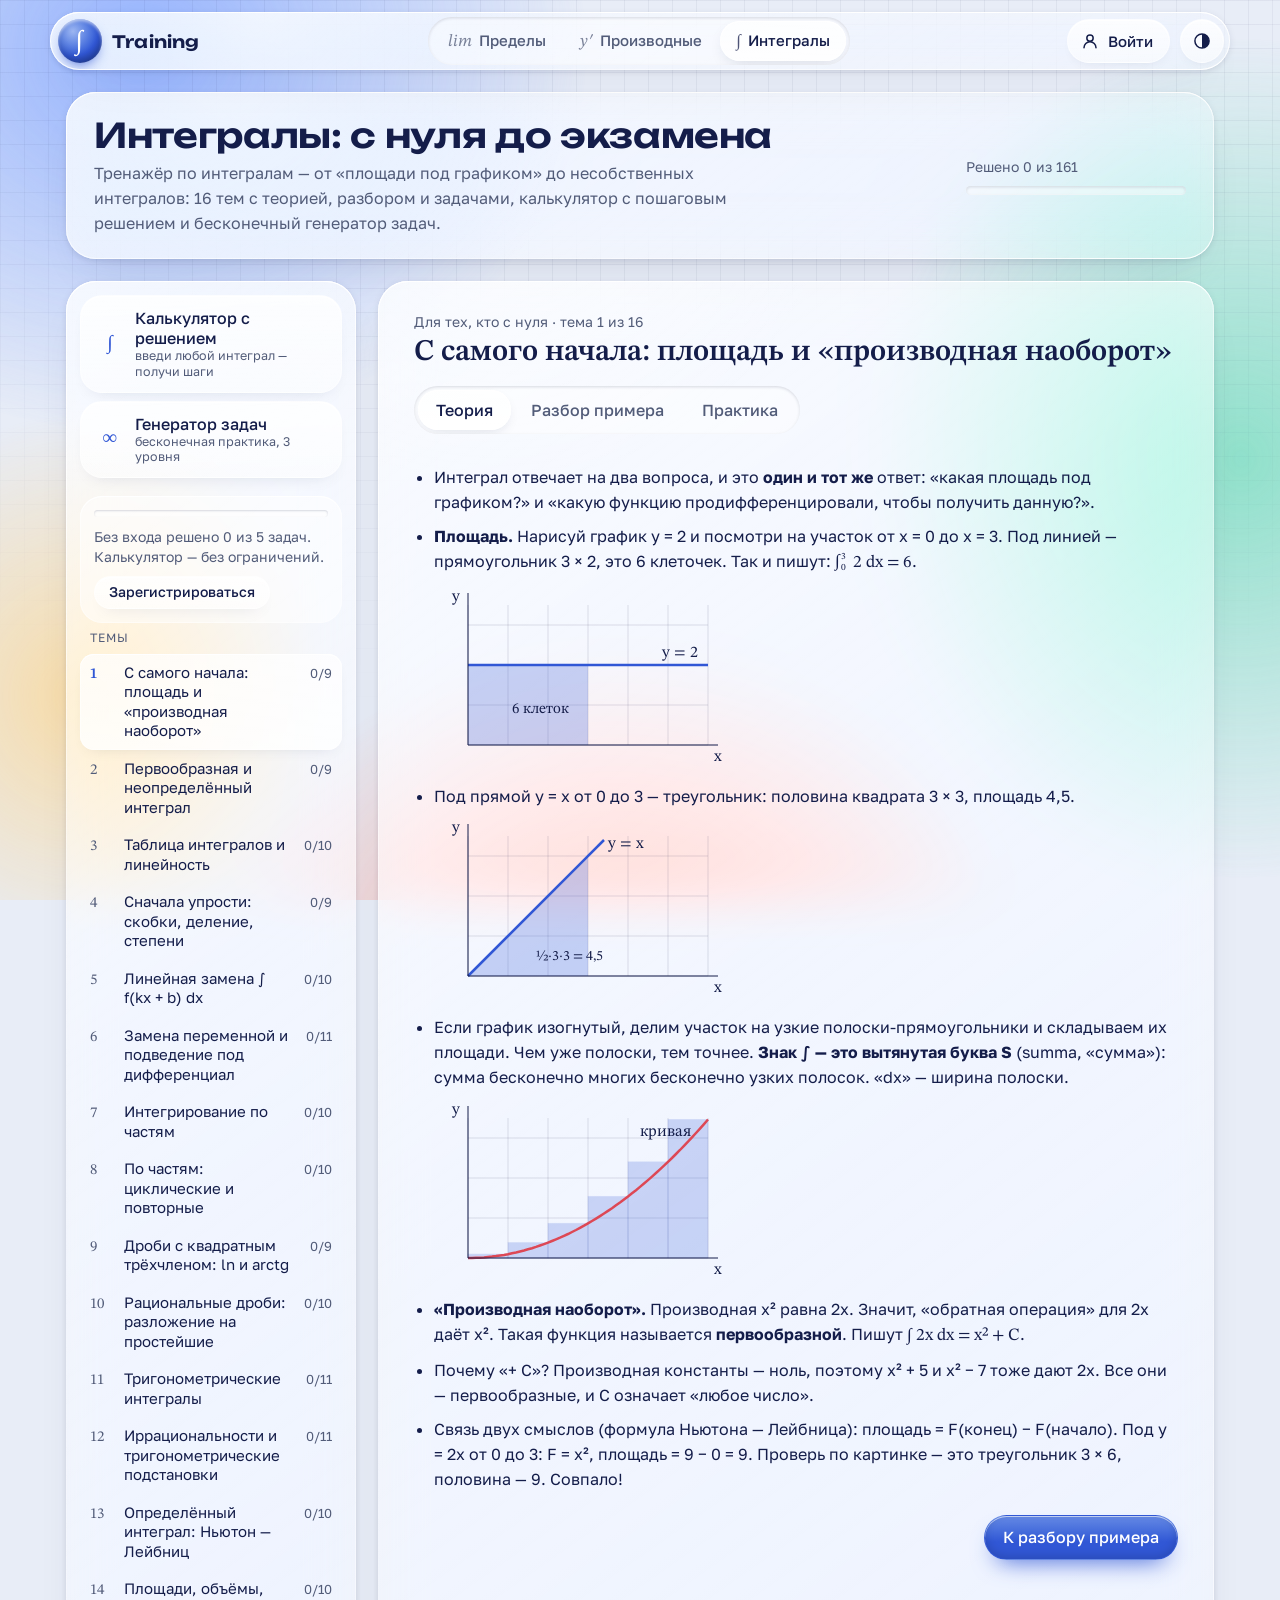
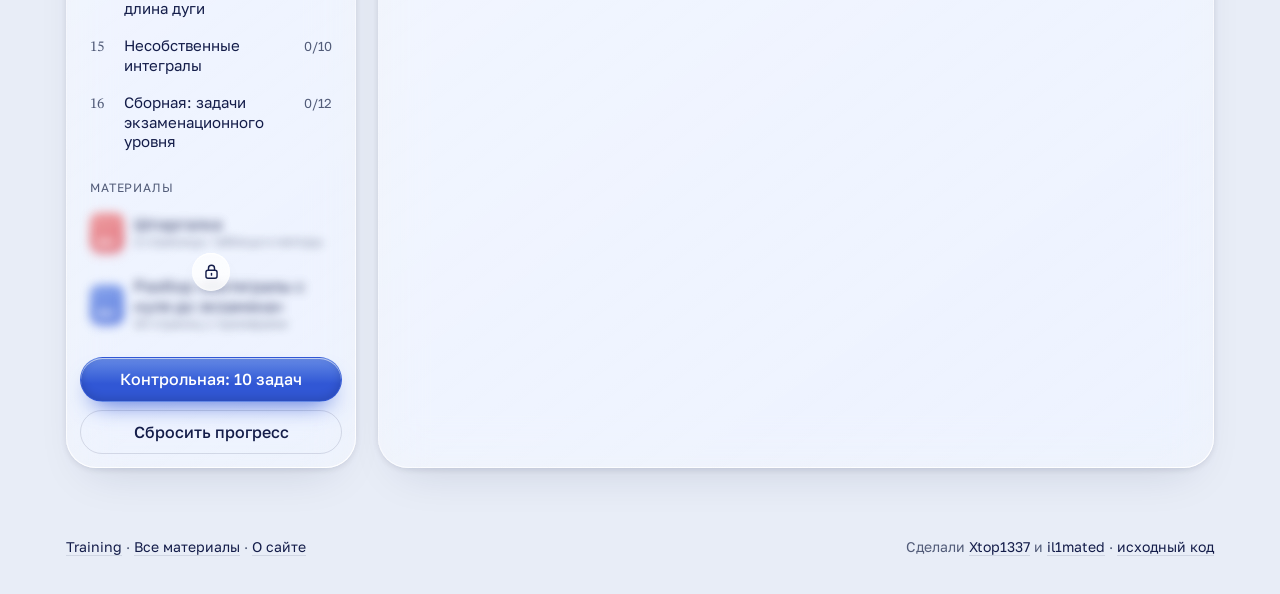
<file: integrals.html>
<!doctype html>
<html lang="ru">
<head>
<meta charset="utf-8">
<meta name="viewport" content="width=device-width, initial-scale=1, viewport-fit=cover">
<title>Интегралы: тренажёр и калькулятор с решением · Training</title>
<link rel="preconnect" href="https://fonts.googleapis.com">
<link rel="preconnect" href="https://fonts.gstatic.com" crossorigin>
<link href="https://fonts.googleapis.com/css2?family=Golos+Text:wght@400;500;600&family=STIX+Two+Text:ital,wght@0,400;0,600;1,400&display=swap" rel="stylesheet">
<style>
:root{
  --paper:#F7F9FD; --surface:#FFFFFF; --grid:rgba(40,80,160,.07); --ink:#1A2660; --muted:#5B6478;
  --margin:#C3343F; --ok:#23704A; --bad:#B3261E; --line:#D5DDEE; --hover:rgba(26,38,96,.06); --accent:#2B59C3;
  color-scheme:light;
  box-sizing:border-box;
  padding-top:env(safe-area-inset-top,0px);
  padding-bottom:env(safe-area-inset-bottom,0px);
}
@media (prefers-color-scheme:dark){
  :root:not([data-theme="light"]){
    --paper:#10141F; --surface:#161B29; --grid:rgba(140,170,255,.06); --ink:#DCE3F7; --muted:#98A2BC;
    --margin:#FF6B74; --ok:#5FD08F; --bad:#FF8A80; --line:#2A3248; --hover:rgba(220,227,247,.06); --accent:#8FB0FF;
    color-scheme:dark;
  }
}
html{scroll-padding-top:env(safe-area-inset-top,0px)}
*,*::before,*::after{box-sizing:inherit}
body{
  margin:0; color:var(--ink); background:var(--paper);
  background-image:linear-gradient(var(--grid) 1px,transparent 1px),linear-gradient(90deg,var(--grid) 1px,transparent 1px);
  background-size:24px 24px;
  font:16px/1.55 "Golos Text",system-ui,-apple-system,"Segoe UI",Roboto,sans-serif;
}
.serif,.q,.steps,h1,h2,.formula,.big{font-family:"STIX Two Text","Cambria Math","Times New Roman",serif}
.wrap{max-width:1160px;margin:0 auto;padding:24px 20px 64px;display:grid;grid-template-columns:290px minmax(0,1fr);gap:28px}
header.top{grid-column:1/-1;display:flex;justify-content:space-between;align-items:flex-end;gap:20px;border-bottom:2px solid var(--ink);padding-bottom:14px;flex-wrap:wrap}
h1{font-weight:600;font-size:clamp(28px,4.2vw,42px);margin:0;line-height:1.08}
.sub{color:var(--muted);margin:6px 0 0;max-width:62ch}
.overall{min-width:200px;font-size:14px;color:var(--muted)}
.bar{height:6px;background:var(--line);border-radius:3px;overflow:hidden;margin-top:6px}
.bar i{display:block;height:100%;background:var(--ok);transition:width .3s}
nav ol{list-style:none;margin:0;padding:0}
nav li button{all:unset;box-sizing:border-box;width:100%;display:grid;grid-template-columns:26px 1fr auto;gap:8px;align-items:baseline;padding:8px 10px;border-radius:6px;cursor:pointer;font-size:15px;line-height:1.3}
nav li button:hover{background:var(--hover)}
nav li button[aria-current="true"]{background:var(--surface);box-shadow:inset 3px 0 0 var(--margin)}
nav .n{font-family:"STIX Two Text",serif;color:var(--muted)}
nav .c{font-size:13px;color:var(--muted);white-space:nowrap}
nav .c.done{color:var(--ok);font-weight:600}
.tools{display:grid;gap:8px;margin-bottom:18px}
.tools button{all:unset;box-sizing:border-box;cursor:pointer;display:flex;gap:10px;align-items:center;padding:10px 12px;border:1.5px solid var(--line);border-radius:8px;background:var(--surface);font-weight:500;line-height:1.25}
.tools button:hover{border-color:var(--ink)}
.tools button[aria-current="true"]{border-color:var(--margin);box-shadow:inset 3px 0 0 var(--margin)}
.tools .ic{font-family:"STIX Two Text",serif;font-size:20px;width:26px;text-align:center;color:var(--margin)}
.tools small{display:block;color:var(--muted);font-weight:400;font-size:12.5px}
.navhead{font-size:12px;letter-spacing:.06em;text-transform:uppercase;color:var(--muted);margin:4px 10px 6px}
.side-actions{margin-top:16px;display:grid;gap:8px}
select.mob{display:none;width:100%;font:inherit;padding:10px;border:1.5px solid var(--line);border-radius:6px;background:var(--surface);color:var(--ink)}
button.btn{font:inherit;font-weight:500;border:1.5px solid var(--ink);background:var(--surface);color:var(--ink);padding:8px 14px;border-radius:6px;cursor:pointer}
button.btn:hover{background:var(--hover)}
button.btn.primary{background:var(--ink);color:var(--surface)}
button.btn.ghost{border-color:var(--line)}
button.btn.sm{padding:5px 10px;font-size:14px}
button:disabled{opacity:.5;cursor:default}
:focus-visible{outline:2px solid var(--margin);outline-offset:2px}
main{position:relative;background:var(--surface);border:1px solid var(--line);border-radius:4px;padding:26px 32px 32px 60px;min-width:0}
main::before{content:"";position:absolute;left:38px;top:0;bottom:0;width:2px;background:var(--margin);opacity:.65}
.lect{color:var(--muted);font-size:14px}
h2{font-size:30px;margin:2px 0 16px;font-weight:600;line-height:1.15}
h3{font-size:17px;margin:22px 0 8px}
.tabs{display:flex;gap:4px;border-bottom:1px solid var(--line);margin-bottom:20px;overflow-x:auto}
.tabs button{all:unset;cursor:pointer;padding:8px 12px;font-weight:500;color:var(--muted);border-bottom:2px solid transparent;margin-bottom:-1px;white-space:nowrap}
.tabs button[aria-selected="true"]{color:var(--ink);border-color:var(--ink)}
.theory{padding-left:20px;margin:0}
.theory li{margin:9px 0}
.m{font-family:"STIX Two Text","Cambria Math",serif;font-size:1.08em}
.q{font-size:21px;line-height:1.8;margin:6px 0 18px}
.fr{display:inline-flex;flex-direction:column;vertical-align:middle;text-align:center;font-size:.9em;margin:0 2px;line-height:1.25}
.fr>span:first-child{border-bottom:1px solid currentColor;padding:0 4px 1px}
.fr>span:last-child{padding:1px 4px 0}
.rad{white-space:nowrap}
.rad .ov{border-top:1px solid currentColor;padding:1px 2px 0 1px;margin-left:1px}
sup{font-size:.68em;line-height:0}
sup .fr{font-size:.85em}
.why{font-family:"Golos Text",system-ui,sans-serif;font-size:13px;color:var(--muted);margin-left:6px}
.dots{display:flex;gap:6px;flex-wrap:wrap;margin-bottom:18px}
.dots button{all:unset;cursor:pointer;width:30px;height:30px;border-radius:50%;border:1.5px solid var(--line);display:grid;place-items:center;font-size:13px}
.dots button.ok{background:var(--ok);border-color:var(--ok);color:var(--surface)}
.dots button[aria-current="true"]{border-color:var(--ink);border-width:2px}
.ansrow{display:flex;gap:8px;flex-wrap:wrap;align-items:center}
.ansrow label{font-family:"STIX Two Text",serif;font-size:20px;white-space:nowrap}
input.ans{font:19px/1.3 "STIX Two Text",serif;padding:8px 10px;border:1.5px solid var(--line);border-radius:6px;background:var(--paper);color:var(--ink);flex:1 1 220px;min-width:0}
input.ans:focus{border-color:var(--ink);outline:none}
input.small{flex:0 0 120px}
.keys{display:flex;gap:6px;flex-wrap:wrap;margin:10px 0 4px}
.keys button{font:16px "STIX Two Text",serif;line-height:1.2;border:1px solid var(--line);background:var(--paper);color:var(--ink);border-radius:4px;padding:4px 10px;cursor:pointer;min-width:34px}
.preview{min-height:34px;margin-top:8px;font-family:"STIX Two Text",serif;font-size:20px;line-height:1.9;color:var(--ink)}
.preview .lbl{font-family:"Golos Text",sans-serif;font-size:13px;color:var(--muted);margin-right:8px}
.preview.err{font-family:"Golos Text",sans-serif;font-size:14px;color:var(--bad)}
.choices{display:grid;gap:8px;max-width:600px}
.choices button{text-align:left;font:inherit;padding:10px 14px;border:1.5px solid var(--line);background:var(--paper);color:var(--ink);border-radius:6px;cursor:pointer}
.choices button.right{border-color:var(--ok);box-shadow:inset 4px 0 0 var(--ok)}
.choices button.wrong{border-color:var(--bad);box-shadow:inset 4px 0 0 var(--bad)}
.fb{margin-top:12px;font-weight:500}
.fb.ok{color:var(--ok)} .fb.bad{color:var(--bad)}
.panel{margin-top:14px;padding:12px 16px;border-left:3px solid var(--line);background:var(--paper);overflow-x:auto}
.panel h4{margin:0 0 6px;font-size:14px;color:var(--muted);font-weight:600}
.panel.auto{border-left-color:var(--accent)}
.actions{display:flex;gap:8px;flex-wrap:wrap;margin-top:14px}
.help{font-size:13px;color:var(--muted);margin-top:6px;max-width:72ch}
.steps{font-size:19px;line-height:1.75}
.steps ol{padding-left:24px;margin:6px 0}
.steps ol ol{padding-left:22px;border-left:1px dashed var(--line);margin-left:2px}
.steps li{margin:5px 0}
.steps b{font-weight:600}
.note{font-size:14px;color:var(--muted);border-top:1px dashed var(--line);margin-top:20px;padding-top:10px}
.result{font-size:48px;font-family:"STIX Two Text",serif;margin:8px 0}
.navrow{display:flex;justify-content:space-between;gap:8px;margin-top:24px;flex-wrap:wrap}
.answer{margin:14px 0 4px;padding:14px 18px;border:1.5px solid var(--ok);border-radius:8px;background:var(--paper);overflow-x:auto}
.answer .big{font-size:24px;line-height:1.9}
.answer .plain{font:13px/1.4 ui-monospace,Menlo,Consolas,monospace;color:var(--muted);margin-top:6px;word-break:break-all}
.chips{display:flex;gap:6px;flex-wrap:wrap;margin:6px 0 2px}
.chips button{font:15px "STIX Two Text",serif;border:1px dashed var(--line);background:transparent;color:var(--ink);border-radius:14px;padding:3px 11px;cursor:pointer}
.chips button:hover{border-style:solid;border-color:var(--ink)}
.seg{display:inline-flex;border:1.5px solid var(--line);border-radius:6px;overflow:hidden}
.seg button{all:unset;cursor:pointer;padding:6px 12px;font-family:"STIX Two Text",serif;font-size:17px}
.seg button[aria-pressed="true"]{background:var(--ink);color:var(--surface)}
.row{display:flex;gap:14px;flex-wrap:wrap;align-items:center;margin-top:12px}
details{margin-top:10px}
details summary{cursor:pointer;color:var(--accent);font-weight:500}
.stat{font-size:14px;color:var(--muted)}
.stat b{color:var(--ink)}
@media (max-width:860px){
  .wrap{grid-template-columns:1fr;gap:18px;padding:16px 12px 48px}
  nav ol,.navhead{display:none}
  select.mob{display:block}
  .tools{grid-template-columns:1fr 1fr}
  .tools small{display:none}
  .side-actions{grid-template-columns:1fr 1fr}
  main{padding:20px 16px 24px 36px}
  main::before{left:20px}
  .q{font-size:19px}
  h2{font-size:25px}
  .steps{font-size:17px}
}
@media (prefers-reduced-motion:reduce){*{transition:none!important}}
.lim{display:inline-flex;flex-direction:column;align-items:center;vertical-align:middle;line-height:1;margin-right:3px;font-style:normal}
.lim sub{font-size:.58em;line-height:1.25;vertical-align:baseline;white-space:nowrap}
.q .lim{font-size:1em}
.tools .ic{width:auto;min-width:30px}
.chips .lim sub{font-size:.62em}
.dint{display:inline-flex;align-items:center;vertical-align:middle}
.dint>.lims{display:inline-flex;flex-direction:column;font-size:.55em;line-height:1.05;margin:0 3px 0 1px;text-align:left}
.dint>.lims sup,.dint>.lims sub{font-size:1em;line-height:1.1;vertical-align:baseline}
</style>
<!-- Training: оформление «жидкое стекло» -->
<meta name="theme-color" content="#E8EDF7" media="(prefers-color-scheme: light)">
<meta name="theme-color" content="#080C1B" media="(prefers-color-scheme: dark)">
<link rel="icon" href="assets/favicon.svg" type="image/svg+xml">
<link href="https://fonts.googleapis.com/css2?family=Unbounded:wght@500;600;700&display=swap" rel="stylesheet">
<link rel="stylesheet" href="assets/glass.css">
<link rel="stylesheet" href="assets/trainer.css">
<link rel="stylesheet" href="assets/auth.css">
<script>try{var t=localStorage.getItem('training-theme');if(t==='light'||t==='dark')document.documentElement.setAttribute('data-theme',t)}catch(e){}</script>
</head>
<body data-page="trainer" data-topic="integrals">
<!-- Training: фон и верхняя панель сайта -->
<div class="liquid" aria-hidden="true"><i></i><i></i><i></i><i></i></div>
<header class="sitebar">
  <div class="sitebar__in glass" data-sheen>
    <a class="brand" href="index.html" aria-label="Training, на главную"><span class="brand__mark">∫</span><span class="brand__name">Training</span></a>
    <nav class="seg-nav seg-nav--topics" aria-label="Тренажёры">
      <span class="seg-nav__drop" aria-hidden="true"></span>
      <a href="limits.html" title="Пределы"><span class="g" aria-hidden="true">lim</span><span class="t">Пределы</span></a>
      <a href="derivatives.html" title="Производные"><span class="g" aria-hidden="true">y′</span><span class="t">Производные</span></a>
      <a href="integrals.html" aria-current="page" title="Интегралы"><span class="g" aria-hidden="true">∫</span><span class="t">Интегралы</span></a>
    </nav>
    <button class="theme-btn" id="themeBtn" type="button" data-mode="system" aria-label="Тема: как в системе" title="Тема: как в системе">
      <svg class="i i-system" viewBox="0 0 24 24" fill="none" stroke="currentColor" stroke-width="1.8" aria-hidden="true"><circle cx="12" cy="12" r="8.5"/><path d="M12 3.5a8.5 8.5 0 0 1 0 17z" fill="currentColor" stroke="none"/></svg>
      <svg class="i i-light" viewBox="0 0 24 24" fill="none" stroke="currentColor" stroke-width="1.8" stroke-linecap="round" aria-hidden="true"><circle cx="12" cy="12" r="4.2"/><path d="M12 2.5v2.2M12 19.3v2.2M2.5 12h2.2M19.3 12h2.2M5.3 5.3l1.6 1.6M17.1 17.1l1.6 1.6M5.3 18.7l1.6-1.6M17.1 6.9l1.6-1.6"/></svg>
      <svg class="i i-dark" viewBox="0 0 24 24" fill="none" stroke="currentColor" stroke-width="1.8" stroke-linejoin="round" aria-hidden="true"><path d="M20 14.6A8.2 8.2 0 0 1 9.4 4a8.2 8.2 0 1 0 10.6 10.6z"/></svg>
    </button>
  </div>
</header>
<div class="wrap">
  <header class="top">
    <div>
      <h1>Интегралы: с нуля до экзамена</h1>
      <p class="sub">Тренажёр по интегралам — от «площади под графиком» до несобственных интегралов: 16 тем с теорией, разбором и задачами, калькулятор с пошаговым решением и бесконечный генератор задач.</p>
    </div>
    <div class="overall"><span id="ovText"></span><div class="bar"><i id="ovBar"></i></div></div>
  </header>
  <aside>
    <div class="tools">
      <button data-mode="calc"><span class="ic">∫</span><span>Калькулятор с решением<small>введи любой интеграл — получи шаги</small></span></button>
      <button data-mode="gen"><span class="ic">∞</span><span>Генератор задач<small>бесконечная практика, 3 уровня</small></span></button>
    </div>
    <div class="navhead">Темы</div>
    <nav aria-label="Темы"><ol id="nav"></ol></nav>
    <select class="mob" id="mob" aria-label="Тема"></select>
    <!-- Training: материалы к теме -->
    <div class="side-head">Материалы</div>
    <div class="side-docs">
      <a class="doc-link" href="pdf/integrals-cheatsheet.pdf" target="_blank" rel="noopener"><span class="doc-link__ic ">PDF</span><span>Шпаргалка<small>2 страницы: таблица и методы</small></span></a>
      <a class="doc-link" href="pdf/integrals-guide.pdf" target="_blank" rel="noopener"><span class="doc-link__ic alt">PDF</span><span>Разбор «Интегралы с нуля до экзамена»<small>10 страниц с примерами</small></span></a>
    </div>
    <div class="side-actions">
      <button class="btn primary" id="examBtn">Контрольная: 10 задач</button>
      <button class="btn ghost" id="resetBtn">Сбросить прогресс</button>
    </div>
  </aside>
  <main id="main" aria-live="polite"></main>
</div>
<script>
/* ===================== Движок производных =====================
   Парсер → AST → производная → упрощение → вывод (HTML / текст) + пошаговое объяснение.
   Без внешних зависимостей, работает офлайн. */
const DX=(function(){
'use strict';
/* ---------- рациональные числа ---------- */
function gcd(a,b){a=Math.abs(a);b=Math.abs(b);while(b){const t=a%b;a=b;b=t}return a||1}
function num(p,q=1){
  if(!Number.isFinite(p)||!Number.isFinite(q))return {t:'num',p:p/q,q:1,fl:true};
  if(!Number.isInteger(p)||!Number.isInteger(q)){
    const v=p/q;
    for(const Q of [1,2,3,4,5,6,8,10,12,16,100,1000,10000,100000,1000000]){const P=Math.round(v*Q);if(Math.abs(P/Q-v)<1e-12)return num(P,Q)}
    return {t:'num',p:v,q:1,fl:true};
  }
  if(q<0){p=-p;q=-q}const g=gcd(p,q);return {t:'num',p:p/g,q:q/g};
}
const val=n=>n.p/n.q;
const isNum=(N,v)=>N.t==='num'&&(v===undefined||val(N)===v);
const isInt=N=>N.t==='num'&&N.q===1&&Number.isInteger(N.p);
function radd(a,b){return num(a.p*b.q+b.p*a.q,a.q*b.q)}
function rmul(a,b){return num(a.p*b.p,a.q*b.q)}
function rpow(a,k){ // k — целое
  if(k===0)return num(1);
  const n=Math.abs(k);const p=Math.pow(a.p,n),q=Math.pow(a.q,n);
  if(!Number.isSafeInteger(p)||!Number.isSafeInteger(q))return null;
  return k>0?num(p,q):num(q,p);
}
function iroot(n,k){if(n<0){if(k%2===0)return null;const r=iroot(-n,k);return r===null?null:-r}const r=Math.round(Math.pow(n,1/k));for(const c of [r-1,r,r+1])if(c>=0&&Math.pow(c,k)===n)return c;return null}

/* ---------- конструкторы ---------- */
const N0=num(0),N1=num(1),NM1=num(-1),HALF=num(1,2);
const V=n=>({t:'v',n});
const X=V('x');
const C=n=>({t:'c',n});
const add=a=>({t:'add',a});
const mul=a=>({t:'mul',a});
const div=(a,b)=>({t:'div',a,b});
const pow=(a,b)=>({t:'pow',a,b});
const neg=a=>({t:'neg',a});
const fn=(f,a)=>({t:'fn',f,a});

/* ---------- токенизатор и парсер ---------- */
const FN_ALIAS={sin:'sin',cos:'cos',tg:'tg',tan:'tg',ctg:'ctg',cot:'ctg',arcsin:'arcsin',arccos:'arccos',arctg:'arctg',arctan:'arctg',arcctg:'arcctg',arccot:'arcctg',asin:'arcsin',acos:'arccos',atan:'arctg',acot:'arcctg',
  ln:'ln',log:'ln',lg:'lg',exp:'exp',sqrt:'sqrt',cbrt:'cbrt',abs:'abs',sh:'sh',sinh:'sh',ch:'ch',cosh:'ch',th:'th',tanh:'th',cth:'cth',coth:'cth'};
const IDS={pi:'pi',e:'e',x:'x',y:'y',t:'t',inf:'inf',n:'x'};
const NAMES=[...Object.keys(FN_ALIAS),...Object.keys(IDS)].sort((a,b)=>b.length-a.length);
const SUP={'⁰':'0','¹':'1','²':'2','³':'3','⁴':'4','⁵':'5','⁶':'6','⁷':'7','⁸':'8','⁹':'9','⁻':'-'};
function normalize(s){
  s=String(s).toLowerCase().replace(/\^\s*(\d+)\s+/g,'^($1)').replace(/\s+/g,' ').trim();
  if(s.includes('='))s=s.slice(s.lastIndexOf('=')+1);
  s=s.replace(/[·×∙⋅]/g,'*').replace(/[−–—]/g,'-').replace(/,/g,'.').replace(/÷/g,'/').replace(/[′'’]/g,'')
     .replace(/π/g,'pi').replace(/∞/g,'inf').replace(/√/g,'sqrt').replace(/∛/g,'cbrt').replace(/\*\*/g,'^');
  s=s.replace(/[⁻⁰¹²³⁴⁵⁶⁷⁸⁹]+/g,m=>'^('+[...m].map(c=>SUP[c]).join('')+')');
  s=s.replace(/[½⅓⅔¼¾⅕⅙⅛]/g,c=>'('+{'½':'1/2','⅓':'1/3','⅔':'2/3','¼':'1/4','¾':'3/4','⅕':'1/5','⅙':'1/6','⅛':'1/8'}[c]+')').replace(/ˣ/g,'^x');
  return s;
}
function tokenize(src){
  const s=normalize(src);const t=[];let i=0;let spB=false;
  const push=o=>{if('+-*/'.includes(o.k))o.sb=spB;else o.ws=spB;spB=false;t.push(o)};
  while(i<s.length){
    const c=s[i];
    if(c===' '){const L=t[t.length-1];if(L&&'+-*/'.includes(L.k))L.sa=true;spB=true;i++;continue}
    if(/[0-9.]/.test(c)){let j=i;while(j<s.length&&/[0-9.]/.test(s[j]))j++;const str=s.slice(i,j);
      if((str.match(/\./g)||[]).length>1||str==='.')throw new Error('Не получилось прочитать число «'+str+'»');
      const [a,b='']=str.split('.');push({k:'n',v:num(parseInt((a||'0')+b,10),Math.pow(10,b.length))});i=j;continue}
    if('+-*/^()'.includes(c)){push({k:c});i++;continue}
    if(c==='['||c==='{'){push({k:'('});i++;continue}
    if(c===']'||c==='}'){push({k:')'});i++;continue}
    if(c==='|'){push({k:'|'});i++;continue}
    const m=NAMES.find(n=>s.startsWith(n,i));
    if(!m)throw new Error('Непонятный символ «'+s.slice(i,i+3)+'»');
    push(FN_ALIAS[m]?{k:'f',v:FN_ALIAS[m]}:{k:'id',v:IDS[m]});i+=m.length;
  }
  if(!t.length)throw new Error('Пустой ввод');
  return t;
}
function applyFn(f,a){
  if(f==='sqrt')return pow(a,HALF);
  if(f==='cbrt')return pow(a,num(1,3));
  if(f==='exp')return pow(C('e'),a);
  return fn(f,a);
}
function parse(src){
  const t=tokenize(src);let p=0;let absDepth=0;
  const peek=()=>t[p];
  const isAtomStart=tk=>tk&&(tk.k==='n'||tk.k==='id'||tk.k==='f'||tk.k==='('||(tk.k==='|'&&absDepth===0));
  // Пробелы вокруг знака ослабляют его: «x+1 / x-1» = (x+1)/(x−1), «- 5/x» = −(5/x), а «-5/x» = (−5)/x
  const loose=tk=>!!(tk&&(tk.sb||tk.sa));
  const divJoin=(a,b)=>(a.t==='num'&&b.t==='num'&&!a.fl&&!b.fl&&b.p!==0)?num(a.p*b.q,a.q*b.p):div(a,b);
  function expr(){
    const terms=[lterm()];
    while(peek()&&(peek().k==='+'||peek().k==='-')&&loose(peek())){const o=t[p++].k;const b=lterm();terms.push(o==='+'?b:neg(b))}
    return terms.length===1?terms[0]:add(terms);
  }
  function lterm(){
    let a=lunary();
    for(;;){const tk=peek();
      if(tk&&(tk.k==='*'||tk.k==='/')&&loose(tk)){p++;const b=lunary();a=tk.k==='*'?mulJoin(a,b):divJoin(a,b)}
      else if(tk&&tk.ws&&isAtomStart(tk)){a=mulJoin(a,lunary())} // «1/2 ln x» = ½·ln x: множитель через пробел слабее деления
      else break}
    return a;
  }
  function lunary(){const tk=peek();
    if(tk&&tk.k==='-'&&tk.sa){p++;return neg(lterm())}
    if(tk&&tk.k==='+'&&tk.sa){p++;return lterm()}
    return texpr()}
  function texpr(){
    const terms=[term()];
    while(peek()&&(peek().k==='+'||peek().k==='-')&&!loose(peek())){const o=t[p++].k;const b=term();terms.push(o==='+'?b:neg(b))}
    return terms.length===1?terms[0]:add(terms);
  }
  // Умножение без знака связывает сильнее, чем / и *:  1/2sqrt(x) = 1/(2√x),  1/2x = 1/(2x)
  function term(){
    let a=chunk();
    for(;;){const tk=peek();
      if(tk&&tk.k==='*'&&!loose(tk)){p++;a=mulJoin(a,chunk())}
      else if(tk&&tk.k==='/'&&!loose(tk)){p++;a=divJoin(a,chunk())}
      else break}
    return a;
  }
  function chunk(){
    let a=unary();
    while(isAtomStart(peek())&&!peek().ws){const b=power();a=(a.t==='mul'&&!a.paren&&a.chunk)?mul([...a.a,b]):mul([a,b]);a.chunk=true}
    return a;
  }
  function mulJoin(a,b){return a.t==='mul'&&!a.paren?mul([...a.a,b]):mul([a,b])}
  function unary(){const tk=peek();if(tk&&tk.k==='-'){p++;const a=unary();return a.t==='num'?num(-a.p,a.q):neg(a)}if(tk&&tk.k==='+'){p++;return unary()}return power()}
  function power(){
    const b=call();
    if(peek()&&peek().k==='^'){p++;return pow(b,exponent())}
    return b;
  }
  function exponent(){ // e^2x → e^(2x), e^-x → e^(-x)
    const tk=peek();
    if(tk&&tk.k==='-'){p++;return neg(exponent())}
    if(tk&&tk.k==='n'){p++;let e={t:'num',...tk.v};
      if(peek()&&peek().k==='id'&&peek().v==='x'&&!(t[p+1]&&t[p+1].k==='^')){p++;e=mul([e,X])}
      return e}
    return call();
  }
  function call(){
    const tk=peek();
    if(tk&&tk.k==='f'){p++;
      let k=null; // sin^2 x
      if(peek()&&peek().k==='^'){p++;
        if(peek()&&peek().k==='n'){k={t:'num',...t[p++].v}}
        else if(peek()&&peek().k==='-'&&t[p+1]&&t[p+1].k==='n'){p++;const v=t[p++].v;k=num(-v.p,v.q)}
        else k=primary()}
      let a;
      if(peek()&&peek().k==='('){a=primary();if(peek()&&peek().k==='^'&&k===null){p++;const r=applyFn(tk.v,a);return pow(r,exponent())}}
      else a=tight();
      const r=applyFn(tk.v,a);
      return k?pow(r,k):r;
    }
    return primary();
  }
  function tight(){ // аргумент без скобок: sin 2x, ln x^2, tg3x
    const fs=[];
    if(peek()&&peek().k==='-'){p++;return neg(tight())}
    if(peek()&&peek().k==='n'){fs.push(power())}
    while(peek()&&!(fs.length&&peek().ws)&&(peek().k==='id'||peek().k==='('||(peek().k==='|'&&(absDepth===0||fs.length===0)))){fs.push(power())}
    if(!fs.length){if(peek()&&peek().k==='f')return call();throw new Error('После имени функции нужен аргумент')}
    return fs.length===1?fs[0]:mul(fs);
  }
  function primary(){
    const tk=t[p++];if(!tk)throw new Error('Выражение оборвалось');
    if(tk.k==='n')return {t:'num',...tk.v};
    if(tk.k==='id'){if(tk.v==='e')return C('e');if(tk.v==='pi')return C('pi');if(tk.v==='inf')return {t:'num',p:Infinity,q:1,fl:true};return V(tk.v)}
    if(tk.k==='('){const a=expr();if(!peek()||peek().k!==')')throw new Error('Не хватает закрывающей скобки');p++;if(a.t==='mul')a.paren=true;return a}
    if(tk.k==='|'){absDepth++;const a=expr();absDepth--;if(!peek()||peek().k!=='|')throw new Error('Не закрыт модуль |…|');p++;return fn('abs',a)}
    throw new Error('Лишний знак «'+tk.k+'»');
  }
  const r=expr();
  if(p!==t.length){const tk=t[p];throw new Error(tk.k===')'?'Лишняя закрывающая скобка':'Не получилось разобрать выражение до конца')}
  return tidy(strip(r));
}
function strip(N){ // убрать служебные пометки
  if(N.t==='mul')return mul(N.a.map(strip));
  if(N.t==='add')return add(N.a.map(strip));
  if(N.t==='div'||N.t==='pow')return {t:N.t,a:strip(N.a),b:strip(N.b)};
  if(N.t==='neg')return neg(strip(N.a));
  if(N.t==='fn')return fn(N.f,strip(N.a));
  return N;
}

/* лёгкая нормализация ввода: свёртка чисел, без перестановки структуры */
function tidy(N){
  switch(N.t){
    case 'neg':{const a=tidy(N.a);if(a.t==='num')return num(-a.p,a.q);if(a.t==='mul'&&a.a[0].t==='num')return mul([num(-a.a[0].p,a.a[0].q),...a.a.slice(1)]);return neg(a)}
    case 'mul':{let c=N1;const r=[];for(const f0 of N.a){const f=tidy(f0);if(f.t==='num')c=rmul(c,f);else if(f.t==='mul'){for(const g of f.a){if(g.t==='num')c=rmul(c,g);else r.push(g)}}else if(f.t==='neg'){c=rmul(c,NM1);r.push(f.a)}else r.push(f)}
      if(isNum(c,0))return N0;if(!r.length)return c;if(isNum(c,1))return r.length===1?r[0]:mul(r);return mul([c,...r])}
    case 'add':{const r=[];for(const a of N.a){const t=tidy(a);if(t.t==='add')r.push(...t.a);else r.push(t)}return add(r)}
    case 'div':{const a=tidy(N.a),b=tidy(N.b);if(a.t==='num'&&b.t==='num'&&!a.fl&&!b.fl)return num(a.p*b.q,a.q*b.p);return div(a,b)}
    case 'pow':return pow(tidy(N.a),tidy(N.b));
    case 'fn':return fn(N.f,tidy(N.a));
  }
  return N;
}

/* ---------- вычисление ---------- */
const FEV={sin:Math.sin,cos:Math.cos,tg:Math.tan,ctg:x=>1/Math.tan(x),arcsin:Math.asin,arccos:Math.acos,arctg:Math.atan,arcctg:x=>Math.PI/2-Math.atan(x),
  ln:Math.log,lg:Math.log10,abs:Math.abs,sh:Math.sinh,ch:Math.cosh,th:Math.tanh,cth:x=>1/Math.tanh(x)};
function ev(N,env){
  switch(N.t){
    case 'num':return val(N);
    case 'v':{const v=typeof env==='number'?(N.n==='x'?env:NaN):env[N.n];return v===undefined?NaN:v}
    case 'c':return N.n==='e'?Math.E:Math.PI;
    case 'add':return N.a.reduce((s,a)=>s+ev(a,env),0);
    case 'mul':return N.a.reduce((s,a)=>s*ev(a,env),1);
    case 'div':return ev(N.a,env)/ev(N.b,env);
    case 'neg':return -ev(N.a,env);
    case 'pow':{const b=ev(N.a,env),e=ev(N.b,env);
      if(b<0&&!Number.isInteger(e)){for(const q of [3,5,7,9,15]){const m=e*q;if(Math.abs(m-Math.round(m))<1e-12){const r=Math.pow(-b,e);return Math.round(m)%2===0?r:-r}}}
      return Math.pow(b,e)}
    case 'fn':return FEV[N.f](ev(N.a,env));
  }
  return NaN;
}

/* ---------- зависимость и подстановка ---------- */
function has(N,x='x'){
  switch(N.t){case 'v':return N.n===x;case 'num':case 'c':return false;
    case 'add':case 'mul':return N.a.some(a=>has(a,x));
    case 'div':case 'pow':return has(N.a,x)||has(N.b,x);
    default:return has(N.a,x)}
}
function subst(N,x,R){
  switch(N.t){case 'v':return N.n===x?R:N;case 'num':case 'c':return N;
    case 'add':return add(N.a.map(a=>subst(a,x,R)));case 'mul':return mul(N.a.map(a=>subst(a,x,R)));
    case 'div':case 'pow':return {t:N.t,a:subst(N.a,x,R),b:subst(N.b,x,R)};
    case 'neg':return neg(subst(N.a,x,R));case 'fn':return fn(N.f,subst(N.a,x,R))}
}
function key(N){
  switch(N.t){case 'num':return N.fl?'#'+N.p:'#'+N.p+'/'+N.q;case 'v':return N.n;case 'c':return '@'+N.n;
    case 'add':return '+('+N.a.map(key).sort().join(',')+')';case 'mul':return '*('+N.a.map(key).join(',')+')';
    case 'div':return '/('+key(N.a)+','+key(N.b)+')';case 'pow':return '^('+key(N.a)+','+key(N.b)+')';
    case 'neg':return '-('+key(N.a)+')';case 'fn':return N.f+'('+key(N.a)+')'}
}
const eq=(a,b)=>key(a)===key(b);

/* ---------- производная ---------- */
function outerD(f,w){ // f′(w)
  switch(f){
    case 'sin':return fn('cos',w);
    case 'cos':return neg(fn('sin',w));
    case 'tg':return div(N1,pow(fn('cos',w),num(2)));
    case 'ctg':return neg(div(N1,pow(fn('sin',w),num(2))));
    case 'arcsin':return div(N1,pow(add([N1,neg(pow(w,num(2)))]),HALF));
    case 'arccos':return neg(div(N1,pow(add([N1,neg(pow(w,num(2)))]),HALF)));
    case 'arctg':return div(N1,add([N1,pow(w,num(2))]));
    case 'arcctg':return neg(div(N1,add([N1,pow(w,num(2))])));
    case 'ln':return div(N1,w);
    case 'lg':return div(N1,mul([w,fn('ln',num(10))]));
    case 'sh':return fn('ch',w);
    case 'ch':return fn('sh',w);
    case 'th':return div(N1,pow(fn('ch',w),num(2)));
    case 'cth':return neg(div(N1,pow(fn('sh',w),num(2))));
    case 'abs':return div(w,fn('abs',w));
  }
  throw new Error('Нет правила для '+f);
}
function d(N,x='x'){
  if(!has(N,x))return N0;
  switch(N.t){
    case 'v':return N1;
    case 'add':return add(N.a.map(a=>d(a,x)));
    case 'neg':return neg(d(N.a,x));
    case 'mul':{const terms=[];N.a.forEach((f,i)=>{if(has(f,x))terms.push(mul(N.a.map((g,j)=>j===i?d(g,x):g)))});return terms.length===1?terms[0]:add(terms)}
    case 'div':{
      if(!has(N.b,x))return div(d(N.a,x),N.b);
      return div(add([mul([d(N.a,x),N.b]),neg(mul([N.a,d(N.b,x)]))]),pow(N.b,num(2)));
    }
    case 'pow':{const A=N.a,B=N.b;
      if(!has(B,x))return mul([B,pow(A,add([B,NM1])),d(A,x)]);
      if(!has(A,x))return mul([N,fn('ln',A),d(B,x)]);
      return mul([N,d(mul([B,fn('ln',A)]),x)]);
    }
    case 'fn':return mul([outerD(N.f,N.a),d(N.a,x)]);
  }
}

/* ---------- упрощение ---------- */
function S(N){
  switch(N.t){
    case 'num':case 'v':case 'c':return N;
    case 'neg':return mulS([NM1,S(N.a)]);
    case 'add':return addS(N.a.map(S));
    case 'mul':return mulS(N.a.map(S));
    case 'div':return mulS([S(N.a),powS(S(N.b),NM1)]);
    case 'pow':return powS(S(N.a),S(N.b));
    case 'fn':return fnS(N.f,S(N.a));
  }
}
function splitCoef(T){ // терм → [коэффициент, остаток]
  if(T.t==='num')return [T,null];
  if(T.t==='mul'&&T.a[0].t==='num'){const rest=T.a.slice(1);return [T.a[0],rest.length===1?rest[0]:mul(rest)]}
  return [N1,T];
}
/* многочлены: Map(степень → коэффициент) */
function toPoly(N,depth=0){
  if(depth>6)return null;
  switch(N.t){
    case 'num':return N.fl?null:new Map([[0,N]]);
    case 'v':return N.n==='x'?new Map([[1,N1]]):null;
    case 'add':{let P=new Map();for(const a of N.a){const Q=toPoly(a,depth+1);if(!Q)return null;P=pAdd(P,Q)}return P}
    case 'mul':{let P=new Map([[0,N1]]);for(const a of N.a){const Q=toPoly(a,depth+1);if(!Q)return null;P=pMul(P,Q);if(P.size>12)return null}return P}
    case 'neg':{const Q=toPoly(N.a,depth+1);return Q?pMul(Q,new Map([[0,NM1]])):null}
    case 'pow':{if(!isInt(N.b)||N.b.p<0||N.b.p>40)return null;const Q=toPoly(N.a,depth+1);if(!Q)return null;if(Q.size>1&&N.b.p>3)return null;let P=new Map([[0,N1]]);for(let i=0;i<N.b.p;i++)P=pMul(P,Q);return P}
  }
  return null;
}
function pAdd(P,Q){const R=new Map(P);for(const [k,c] of Q)R.set(k,R.has(k)?radd(R.get(k),c):c);return R}
function pMul(P,Q){let R=new Map();for(const [a,c] of P)for(const [b,e] of Q){const k=a+b,v=rmul(c,e);R.set(k,R.has(k)?radd(R.get(k),v):v)}return R}
function fromPolyTerms(P){
  return [...P.entries()].filter(([k,c])=>!isNum(c,0)).sort((a,b)=>b[0]-a[0]).map(([k,c])=>{
    const xp=k===0?null:(k===1?X:pow(X,num(k)));
    if(!xp)return c;return isNum(c,1)?xp:mul([c,xp]);
  });
}
function polyLike(T){ // стоит ли раскрывать терм как многочлен
  if(T.t==='num'||T.t==='v')return true;
  if(T.t==='pow')return (T.a.t==='v'&&isInt(T.b))||(T.a.t==='add'&&isInt(T.b)&&T.b.p>=0&&T.b.p<=3&&toPoly(T.a)!==null);
  if(T.t==='mul')return T.a.every(f=>f.t==='num'||f.t==='v'||f.t==='add'||(f.t==='pow'&&isInt(f.b)&&f.b.p>=0&&(f.a.t==='v'||f.a.t==='add')));
  return false;
}
function addS(terms){
  const flat0=[];for(const t of terms){if(t.t==='add')flat0.push(...t.a);else flat0.push(t)}
  // раскрываем многочленную часть
  const flat=[];let P=null,pos=-1;
  for(const t of flat0){
    const Q=polyLike(t)?toPoly(t):null;
    if(Q){if(!P){P=new Map();pos=flat.length;flat.push(null)}P=pAdd(P,Q)}
    else if(t.t==='mul'&&t.a.length===2&&t.a[0].t==='num'&&t.a[1].t==='add'){for(const q of t.a[1].a)flat.push(mulS([t.a[0],q]))}
    else flat.push(t);
  }
  if(P){const pt=fromPolyTerms(P);flat.splice(pos,1,...pt)}
  if(flat.length>1&&!addS.busy){
    const cnt=N=>N.t==='add'?N.a.length:1;
    const expandable=T=>T.t==='mul'&&T.a.filter(f=>f.t==='add').length===1;
    if(flat.filter(expandable).length>1){
      const all=[];for(const T of flat){if(expandable(T)){const si=T.a.findIndex(f=>f.t==='add');const o=T.a.filter((_,k)=>k!==si);for(const q of T.a[si].a)all.push(mulS([...o,q]))}else all.push(T)}
      addS.busy=true;let before,after;try{before=addS(flat);after=addS(all)}finally{addS.busy=false}
      if(cnt(after)<cnt(before))return addS(all);
    }
    for(let i=0;i<flat.length;i++){const T=flat[i];
      if(T.t!=='mul')continue;const si=T.a.findIndex(f=>f.t==='add');if(si<0||T.a.filter(f=>f.t==='add').length>1)continue;
      const others=T.a.filter((_,k)=>k!==si);const ex=T.a[si].a.map(q=>mulS([...others,q]));
      const rest=flat.filter((_,k)=>k!==i);
      addS.busy=true;let before,after;try{before=addS(flat);after=addS([...rest,...ex])}finally{addS.busy=false}
      if(cnt(after)<cnt(before))return addS([...rest,...ex]);
    }
  }
  let c=N0;const groups=[];const idx=new Map();
  for(const t of flat){
    if(t.t==='num'){c=radd(c,t);continue}
    const [k,r]=splitCoef(t);const kk=key(r);
    if(idx.has(kk)){const g=groups[idx.get(kk)];g.k=radd(g.k,k)}else{idx.set(kk,groups.length);groups.push({k,r})}
  }
  const out=[];
  for(const g of groups){if(isNum(g.k,0))continue;out.push(isNum(g.k,1)?g.r:mulS([g.k,g.r]))}
  if(!isNum(c,0))out.push(c);
  if(!out.length)return N0;
  if(out.length===1)return out[0];
  if(isNeg(out[0])){const j=out.findIndex(t=>!isNeg(t));if(j>0){const [t]=out.splice(j,1);out.unshift(t)}}
  const cf=commonFactor(out);if(cf)return cf;
  return add(out);
}
function commonFactor(terms){ // вынести общий множитель за скобки
  if(S.depth>40||S.noFactor)return null;
  if(terms.every(t=>polyLike(t)))return null;
  const facs=t=>{const [k,r]=splitCoef(t);if(!r)return [];return r.t==='mul'?r.a:[r]};
  const bx=f=>f.t==='pow'?f.a:f, ex=f=>f.t==='pow'?f.b:N1;
  const first=facs(terms[0]);const common=[];
  for(const f of first){const b=bx(f);
    if(ex(f).t!=='num'||ex(f).fl){ // eᵘ, aᵘ: показатель должен совпадать
      if(!(f.t==='pow'&&(b.t==='c'||b.t==='num')))continue;
      if(terms.slice(1).every(t=>facs(t).some(h=>eq(h,f))))common.push(f);
      continue;}
    let m=val(ex(f)),mn=ex(f),ok=true;
    for(const t of terms.slice(1)){const g=facs(t).find(h=>eq(bx(h),b)&&ex(h).t==='num'&&!ex(h).fl);if(!g){ok=false;break}if(val(ex(g))<m){m=val(ex(g));mn=ex(g)}}
    if(!ok)continue;
    if(m<0&&b.t!=='add')continue;
    if(b.t!=='add'&&b.t!=='v'&&b.t!=='fn'&&!(b.t==='c'))continue;
    if(b.t==='c'&&m<=0)continue;
    common.push(powS(b,mn));
  }
  if(!common.length)return null;
  const inv=common.map(f=>powS(f.t==='pow'?f.a:f,mulS([NM1,f.t==='pow'?f.b:N1])));
  S.depth=(S.depth||0)+1;
  try{const rest=addS(terms.map(t=>mulS([t,...inv])));return mulS([...common,rest])}finally{S.depth--}
}
/* «приведение к общему знаменателю» для суммы с отрицательными степенями */
function negPowers(T){ // базы с отрицательными/дробными степенями в терме
  const fs=T.t==='mul'?T.a:[T];const r=[];
  for(const f of fs)if(f.t==='pow'&&f.b.t==='num'&&!f.b.fl&&(val(f.b)<0||f.b.q!==1))r.push(f);
  return r;
}
function together(A){
  if(A.t!=='add')return null;
  const need=new Map();
  for(const T of A.a)for(const f of negPowers(T)){if(val(f.b)<0||f.b.q!==1){const k=key(f.a);const cur=need.get(k);const e=val(f.b);
    if(e<0&&(!cur||e<cur.e))need.set(k,{b:f.a,e,ex:f.b});}}
  if(!need.size)return null;
  let mult=[];for(const {b,ex} of need.values())mult.push(powS(b,num(-ex.p,ex.q)));
  const terms=A.a.map(T=>mulS([T,...mult]));
  const numer=addS(terms);
  const res=mulS([numer,...[...need.values()].map(o=>powS(o.b,o.ex))]);
  return res;
}
function fracDepth(N){ // мера «многоэтажности»
  if(N.t==='add')return N.a.reduce((s,t)=>s+negPowers(t).filter(f=>val(f.b)<0).length,0);
  if(N.t==='mul')return N.a.reduce((s,f)=>s+(f.t==='add'?fracDepth(f):0),0);
  return 0;
}
function rank(f){
  if(!hasAnyVar(f))return 6;
  const base=f.t==='pow'?f.a:f;
  if(base.t==='v')return 1;
  if(f.t==='pow'&&!hasAnyVar(f.a))return 2;
  if(base.t==='fn')return 3;
  if(base.t==='add')return 5;
  return 4;
}
function hasAnyVar(N){switch(N.t){case 'v':return true;case 'num':case 'c':return false;case 'add':case 'mul':return N.a.some(hasAnyVar);case 'div':case 'pow':return hasAnyVar(N.a)||hasAnyVar(N.b);default:return hasAnyVar(N.a)}}
function mulS(fs){
  const flat=[];for(const f of fs){if(f.t==='mul')flat.push(...f.a);else flat.push(f)}
  let c=N1;const groups=[];const idx=new Map();
  for(const f of flat){
    if(f.t==='num'){c=rmul(c,f);continue}
    const base=f.t==='pow'?f.a:f,e=f.t==='pow'?f.b:N1;const kk=key(base);
    if(idx.has(kk)){const g=groups[idx.get(kk)];g.e=addS([g.e,e])}else{idx.set(kk,groups.length);groups.push({b:base,e})}
  }
  if(isNum(c,0))return N0;
  const out=[];
  for(const g of groups){const p=powS(g.b,g.e);
    if(p.t==='num'){c=rmul(c,p);continue}
    if(p.t==='mul'){for(const q of p.a){if(q.t==='num')c=rmul(c,q);else out.push(q)}continue}
    out.push(p)}
  if(isNum(c,0))return N0;
  // 2/√2 → √2,  6/√6 → √6:  целый коэффициент, кратный основанию b, «съедает» b^(−1/2)
  if(!c.fl)for(let i=0;i<out.length;i++){const f=out[i];
    if(f.t==='pow'&&f.a.t==='num'&&f.a.q===1&&f.a.p>1&&!f.a.fl&&f.b.t==='num'&&f.b.q===2&&f.b.p<0&&c.p%f.a.p===0){
      c=num(c.p/f.a.p,c.q);out[i]=pow(f.a,num(f.b.p+2,2));i--}}
  // sin w · cos⁻¹ w → tg w;  cos w · sin⁻¹ w → ctg w
  for(let i=0;i<out.length;i++){const f=out[i];
    if(f.t==='fn'&&(f.f==='sin'||f.f==='cos')){const other=f.f==='sin'?'cos':'sin';
      const j=out.findIndex(g=>g.t==='pow'&&isNum(g.b,-1)&&g.a.t==='fn'&&g.a.f===other&&eq(g.a.a,f.a));
      if(j>=0){out[i]=fn(f.f==='sin'?'tg':'ctg',f.a);out.splice(j,1);i=-1}}}
  // tgᵃ w при наличии cos w → sinᵃ w · cos⁻ᵃ w  (аналогично ctg с sin)
  {const base=g=>g.t==='pow'?g.a:g, ex=g=>g.t==='pow'?g.b:N1;
   for(let i=0;i<out.length;i++){const f=base(out[i]);
    if(f.t==='fn'&&(f.f==='tg'||f.f==='ctg')&&isInt(ex(out[i]))){const a=ex(out[i]).p;const other=f.f==='tg'?'cos':'sin';
      const j=out.findIndex(g=>{const h=base(g);return h.t==='fn'&&h.f===other&&eq(h.a,f.a)&&isInt(ex(g))&&Math.sign(ex(g).p)===Math.sign(a)});
      if(j>=0){const rest=out.filter((_,k)=>k!==i);return mulS([c,...rest,powS(fn(f.f==='tg'?'sin':'cos',f.a),num(a)),powS(fn(other,f.a),num(-a))])}}}}
  // 2 sin w cos w → sin 2w
  {const si=out.findIndex(f=>(f.t==='fn'&&f.f==='sin')||(f.t==='pow'&&isNum(f.b,-1)&&f.a.t==='fn'&&f.a.f==='sin'));
   if(si>=0){const sf=out[si],w=(sf.t==='fn'?sf:sf.a).a,e=sf.t==='fn'?1:-1;
     const ci=out.findIndex(f=>e===1?(f.t==='fn'&&f.f==='cos'&&eq(f.a,w)):(f.t==='pow'&&isNum(f.b,-1)&&f.a.t==='fn'&&f.a.f==='cos'&&eq(f.a.a,w)));
     if(ci>=0&&!c.fl&&(e===1?c.p%2===0:c.q%2===0)){const w2=mulS([num(2),w]);const nf=e===1?fn('sin',w2):pow(fn('sin',w2),NM1);
       const rest=out.filter((_,k)=>k!==si&&k!==ci);return mulS([e===1?num(c.p/2,c.q):num(c.p*2,c.q),nf,...rest])}}}
  // общий рациональный множитель суммы: (x/2 − 1/2) → (x − 1)/2
  for(let i=0;i<out.length;i++){const f=out[i];if(f.t==='add'){
    let L=1;for(const T of f.a){const [k]=splitCoef(T);if(!k.fl)L=L*k.q/gcd(L,k.q)}
    if(L>1&&L<1e6){out[i]=addS(f.a.map(T=>mulS([num(L),T])));return mulS([num(c.p,c.q*L),...out])}}}
  // Fᵉ · Bᵏ, где в сумме F есть B в отрицательной степени → (F·B^(k/e))ᵉ, e = ±1
  for(let i=0;i<out.length;i++){const f0=out[i];
    const e=f0.t==='add'?1:(f0.t==='pow'&&f0.a.t==='add'&&isNum(f0.b,-1)?-1:0);if(!e)continue;
    const f=e===1?f0:f0.a;if(fracDepth(f)===0)continue;
    for(let j=0;j<out.length;j++){if(j===i)continue;const g=out[j];
      const gb=g.t==='pow'?g.a:g,ge=g.t==='pow'?g.b:N1;if(ge.t!=='num'||ge.fl||Math.sign(val(ge))!==e)continue;
      const hit=f.a.some(T=>negPowers(T).some(h=>eq(h.a,gb)&&val(h.b)<0));if(!hit)continue;
      const mf=e===1?g:powS(gb,num(-ge.p,ge.q));
      const nf=addS(f.a.map(T=>mulS([T,mf])));
      if(fracDepth(nf)<fracDepth(f)){const rest=out.filter((_,k)=>k!==i&&k!==j);return mulS([c,...rest,e===1?nf:powS(nf,NM1)])}}}
  // (1 − sin w)(1 + sin w) → cos²w,  (1 − cos w)(1 + cos w) → sin²w
  {const base=g=>g.t==='pow'?g.a:g, ex=g=>g.t==='pow'?g.b:N1;
   const trig=A=>{if(A.t!=='add'||A.a.length!==2)return null;const one=A.a.findIndex(t=>isNum(t,1));if(one<0)return null;const o=A.a[1-one];
     const [k,r]=splitCoef(o);if(!(isNum(k,1)||isNum(k,-1))||!r||r.t!=='fn'||(r.f!=='sin'&&r.f!=='cos'))return null;return {f:r.f,w:r.a,s:val(k)}};
   for(let i=0;i<out.length;i++){const a=trig(base(out[i]));if(!a)continue;
     for(let j=i+1;j<out.length;j++){const b=trig(base(out[j]));
       if(b&&b.f===a.f&&b.s===-a.s&&eq(a.w,b.w)&&eq(ex(out[i]),ex(out[j]))){
         const rest=out.filter((_,k)=>k!==i&&k!==j);return mulS([c,...rest,powS(fn(a.f==='sin'?'cos':'sin',a.w),mulS([num(2),ex(out[i])]))])}}}}
  // общий целый множитель суммы и знак: (2x² + 2) → 2(x² + 1);  (−x − 1) → −(x + 1)
  for(let i=0;i<out.length;i++){const f0=out[i];const f=f0.t==='pow'?f0.a:f0,e=f0.t==='pow'?f0.b:N1;
    if(f.t!=='add'||!isInt(e))continue;
    const ks=f.a.map(T=>splitCoef(T)[0]);if(ks.some(k=>k.fl||k.q!==1))continue;
    let g=0;for(const k of ks)g=gcd(g,k.p);const allNeg=ks.every(k=>k.p<0);
    if(g>1||allNeg){const m=allNeg?-g:g;out[i]=powS(addS(f.a.map(T=>mulS([num(1,m),T]))),e);
      const cm=rpow(num(m),e.p);if(!cm)continue;return mulS([rmul(c,cm),...out])}}
  // дробь в числителе дроби → к общему знаменателю
  const hasDen=out.some(f=>f.t==='pow'&&f.b.t==='num'&&val(f.b)<0);
  if(hasDen&&!S.noTogether){
    for(let i=0;i<out.length;i++){const f=out[i];if(f.t==='add'&&fracDepth(f)>0){
      S.noTogether=true;let tg;try{tg=together(f)}finally{S.noTogether=false}
      if(tg&&fracDepth(tg)<fracDepth(f)){out.splice(i,1);return mulS([c,...out,tg])}}}
  }
  const ranked=out.map((f,i)=>({f,i,r:rank(f)})).sort((a,b)=>a.r-b.r||a.i-b.i).map(o=>o.f);
  if(!ranked.length)return c;
  if(isNum(c,1))return ranked.length===1?ranked[0]:mul(ranked);
  return mul([c,...ranked]);
}
function powS(A,B){
  if(isNum(B,0))return N1;
  if(isNum(B,1))return A;
  if(isNum(A,1))return N1;
  if(isNum(A,0)&&B.t==='num'&&val(B)>0)return N0;
  if(A.t==='num'&&!A.fl&&B.t==='num'&&!B.fl){
    if(B.q===1&&Math.abs(B.p)<=30){const r=rpow(A,B.p);if(r)return r}
    if(B.q>1&&B.q<=6){const rp=iroot(A.p,B.q),rq=iroot(A.q,B.q);if(rp!==null&&rq!==null){const r=rpow(num(rp,rq),B.p);if(r)return r}}
  }
  if(A.t==='num'&&!A.fl&&B.t==='num'&&!B.fl&&B.q===2&&A.p>0){
    const n=A.p*A.q;if(Number.isSafeInteger(n)&&n>1){let m=1;for(let i=2;i*i<=n&&i<=10000;i++)while(n%(m*m*i*i)===0&&(m*i)*(m*i)<=n)m*=i;
      const rest=n/(m*m);if(m>1||A.q>1){const core=rest===1?N1:pow(num(rest),HALF);const c=num(m,A.q);const r=mulS([c,core]);return B.p===1?r:powS(r,num(B.p))}}}
  if(A.t==='fn'&&A.f==='abs'&&isInt(B)&&B.p%2===0)return powS(A.a,B); // |u|² = u²
  if(A.t==='pow'){
    if(B.t==='num'&&A.b.t==='num'){const e=rmul(A.b,B);
      // (u²)^(1/2) = |u|, (u²)^(3/2) = |u|³ — модуль нужен, если чётная степень «снимается» до нечётной/дробной
      if(isInt(A.b)&&A.b.p%2===0&&!(isInt(e)&&e.p%2===0)&&hasAnyVar(A.a)&&!posDef(A.a)&&!(A.a.t==='fn'&&A.a.f==='abs'))return powS(fn('abs',A.a),e);
      return powS(A.a,e)}
    if(isInt(B)||!hasAnyVar(A.a)||(A.a.t==='c'))return powS(A.a,mulS([A.b,B]));
  }
  if(A.t==='mul'&&isInt(B))return mulS(A.a.map(f=>powS(f,B)));
  if(A.t==='mul'&&B.t==='num'&&A.a[0].t==='num'&&val(A.a[0])>0){ // (4x)^(1/2) → 2√x, если корень извлекается
    const c=powS(A.a[0],B);if(c.t==='num'){const rest=A.a.slice(1);return mulS([c,powS(rest.length===1?rest[0]:mul(rest),B)])}
  }
  if(A.t==='c'&&A.n==='e'&&B.t==='fn'&&B.f==='ln')return B.a;
  if(A.t==='c'&&A.n==='e'&&B.t==='mul'&&B.a.length===2&&B.a[0].t==='num'&&B.a[1].t==='fn'&&B.a[1].f==='ln')return powS(B.a[1].a,B.a[0]);
  if(A.t==='c'&&A.n==='e'&&B.t==='add'&&B.a.some(t=>(t.t==='fn'&&t.f==='ln')||(t.t==='mul'&&t.a.length===2&&t.a[0].t==='num'&&t.a[1].t==='fn'&&t.a[1].f==='ln'))){
    const lg=t=>(t.t==='fn'&&t.f==='ln')||(t.t==='mul'&&t.a.length===2&&t.a[0].t==='num'&&t.a[1].t==='fn'&&t.a[1].f==='ln');
    const L=B.a.filter(lg),O=B.a.filter(t=>!lg(t));return mulS([...L.map(t=>powS(A,t)),...(O.length?[powS(A,O.length===1?O[0]:add(O))]:[])]);
  }
  return pow(A,B);
}
function fnS(f,a){
  if(a.t==='num'&&!a.fl){const v=val(a);
    if(v===0&&['sin','tg','arcsin','arctg','sh','th'].includes(f))return N0;
    if(v===0&&['cos','ch'].includes(f))return N1;
    if(v===1&&['ln','lg'].includes(f))return N0;
    if(v===10&&f==='lg')return N1;
    if(f==='abs')return num(Math.abs(a.p),a.q);
  }
  if(f==='ln'&&a.t==='c'&&a.n==='e')return N1;
  if(f==='ln'&&a.t==='pow'&&a.a.t==='c'&&a.a.n==='e')return a.b;
  if(f==='abs'&&posDef(a))return a;
  if(['cos','ch'].includes(f)&&isNeg(a))return fn(f,negate(a));
  if(['sin','tg','ctg','sh','th','arctg','arcsin'].includes(f)&&isNeg(a))return mulS([NM1,fn(f,negate(a))]);
  if(f==='abs'&&!hasAnyVar(a)){const v=ev(a,{});if(Number.isFinite(v))return v>=0?a:mulS([NM1,a])}
  const ex=exactFn(f,a);if(ex)return ex;
  if(f==='abs'&&a.t==='pow'&&isInt(a.b)&&a.b.p%2===0)return a;
  return fn(f,a);
}
function posDef(a){ // заведомо положительное выражение
  if(a.t==='num')return val(a)>0;if(a.t==='c')return true;
  if(a.t==='pow'&&a.a.t==='c')return true;
  if(a.t==='pow'&&isInt(a.b)&&a.b.p%2===0)return true;
  if(a.t==='pow'&&a.b.t==='num'&&!a.b.fl&&a.b.q%2===0)return true;
  if(a.t==='fn'&&(a.f==='ch'||a.f==='abs'))return true;
  if(a.t==='add')return a.a.every(posDef);
  if(a.t==='mul')return a.a.every(posDef);
  return false;
}
/* точные значения тригонометрии и обратных функций в «хороших» точках */
const SQ2H=()=>mul([HALF,pow(num(2),HALF)]),SQ3H=()=>mul([HALF,pow(num(3),HALF)]),SQ3=()=>pow(num(3),HALF),SQ3T=()=>mul([num(1,3),pow(num(3),HALF)]);
const SIN15={0:()=>N0,2:()=>HALF,3:SQ2H,4:SQ3H,6:()=>N1}; // угол в единицах 15°
function sinExact(k){k=((k%24)+24)%24;let sg=1;if(k>12){k-=12;sg=-1}if(k>6)k=12-k;const f=SIN15[k];if(!f)return null;const r=f();return sg<0?mulS([NM1,r]):r}
const PI_K=(p,q)=>mulS([num(p,q),C('pi')]);
function exactFn(f,a){
  if(hasAnyVar(a))return null;
  const v=ev(a,{});if(!Number.isFinite(v))return null;
  if(['sin','cos','tg','ctg'].includes(f)){
    const m=v/Math.PI*12;if(Math.abs(m-Math.round(m))>1e-9)return null;const k=Math.round(m);
    if(!(k%2===0||k%3===0))return null;
    const s1=sinExact(k),c1=sinExact(k+6);if(!s1||!c1)return null;
    if(f==='sin')return s1;if(f==='cos')return c1;
    const sv=ev(s1,{}),cv=ev(c1,{});
    if(f==='tg'){if(Math.abs(cv)<1e-12)return null;return S(div(s1,c1))}
    if(Math.abs(sv)<1e-12)return null;return S(div(c1,s1));
  }
  const TBL={arcsin:[[0,0,1],[0.5,1,6],[Math.SQRT1_2,1,4],[Math.sqrt(3)/2,1,3],[1,1,2]],
             arctg:[[0,0,1],[1/Math.sqrt(3),1,6],[1,1,4],[Math.sqrt(3),1,3]]};
  if(f==='arcsin'||f==='arctg'){for(const [x,p,q] of TBL[f]){if(Math.abs(Math.abs(v)-x)<1e-12)return p===0?N0:PI_K(v<0?-p:p,q)}return null}
  if(f==='arccos'){const r=exactFn('arcsin',a);return r?S(add([PI_K(1,2),neg(r)])):null}
  if(f==='arcctg'){const r=exactFn('arctg',a);return r?S(add([PI_K(1,2),neg(r)])):null}
  return null;
}
function deriv(N,x='x'){let r=S(d(N,x));for(let i=0;i<3;i++){const r2=S(r);if(key(r2)===key(r))break;r=r2}return r}

/* ---------- вывод ---------- */
const FNAME={sin:'sin',cos:'cos',tg:'tg',ctg:'ctg',arcsin:'arcsin',arccos:'arccos',arctg:'arctg',arcctg:'arcctg',ln:'ln',lg:'lg',sh:'sh',ch:'ch',th:'th',cth:'cth'};
function isNeg(N){
  if(N.t==='num')return val(N)<0;
  if(N.t==='neg')return true;
  if(N.t==='mul')return N.a.length>0&&isNeg(N.a[0]);
  if(N.t==='div')return isNeg(N.a);
  return false;
}
function negate(N){ // снять минус
  if(N.t==='num')return num(-N.p,N.q);
  if(N.t==='neg')return N.a;
  if(N.t==='mul'){const f=negate(N.a[0]);if(isNum(f,1))return N.a.length===2?N.a[1]:mul(N.a.slice(1));return mul([f,...N.a.slice(1)])}
  if(N.t==='div')return div(negate(N.a),N.b);
  return neg(N);
}
const VNAME={x:'x',y:'y',t:'t',u:'u',v:'v',w:'w',s:'s',p:'p',q:'q',z:'z',g:'g',r:'r'};
function R(N,mode='html'){return new Renderer(mode).r(N)}
// есть ли в тексте операция из ops вне скобок (кроме ведущего минуса)
function topOp(s,ops){let d=0,ab=0;for(let i=0;i<s.length;i++){const c=s[i];
  if(c==='|'){if(ab>0&&i>0&&!'+-*/^( |'.includes(s[i-1])){ab--;d--}else{ab++;d++}}
  else if(c==='(')d++;else if(c===')')d--;else if(d===0&&i>0&&ops.includes(c))return true}return false}
class Renderer{
  constructor(mode){this.h=mode==='html'}
  minus(){return this.h?'−':'-'}
  frac(a,b){return this.h?`<span class="fr"><span>${a}</span><span>${b}</span></span>`:`${this.wrapT(a)}/${this.wrapT(b)}`}
  wrapT(s){return /^[0-9a-z.]+$/i.test(s)?s:'('+s+')'}
  sup(s){return this.h?`<sup>${s}</sup>`:''}
  r(N){
    switch(N.t){
      case 'num':return this.num(N);
      case 'v':return VNAME[N.n]||N.n;
      case 'c':return N.n==='e'?'e':(this.h?'π':'pi');
      case 'add':return this.add(N.a);
      case 'neg':return this.minus()+this.paren(N.a,'neg');
      case 'mul':return this.mul(N);
      case 'div':{const a=this.r(N.a),b=this.r(N.b);return this.h?this.frac(a,b):`${this.par(N.a,'divn')}/${this.par(N.b,'divd')}`}
      case 'pow':return this.pow(N);
      case 'fn':return this.fn(N);
    }
  }
  num(N){
    if(N.fl){const s=String(+N.p.toPrecision(8));return this.h?s.replace('-','−').replace('.',','):s}
    if(N.q===1)return this.h?String(N.p).replace('-','−'):String(N.p);
    if(this.h){const s=this.frac(Math.abs(N.p),N.q);return N.p<0?'−'+s:s}
    return `${N.p}/${N.q}`;
  }
  par(N,ctx){ // нужны ли скобки (текстовый режим)
    const s=this.r(N);
    const needs=(N.t==='add')||(N.t==='neg')||(isNeg(N))||
      (ctx==='divd'&&(N.t==='mul'||N.t==='div'))||(ctx==='divn'&&N.t==='div')||
      ((ctx==='divn'||ctx==='divd')&&N.t==='num'&&N.q!==1);
    return needs||topOp(s,ctx==='divd'?'+-*/ ':'+ ')?'('+s+')':s;
  }
  paren(N,ctx){const s=this.r(N);return (N.t==='add'||(ctx==='neg'&&isNeg(N)))?'('+s+')':s}
  add(terms){
    let s='';terms.forEach((t,i)=>{
      if(i===0){s+=this.r(t);return}
      if(isNeg(t))s+=` ${this.minus()} `+this.paren(negate(t),'term');
      else s+=' + '+this.r(t);
    });return s;
  }
  mul(N){
    let fs=N.a.slice();let sign='';
    let c=null;
    if(fs[0].t==='num'){c=fs[0];fs=fs.slice(1)}
    if(c&&val(c)<0){sign=this.minus();c=num(-c.p,c.q)}
    const top=[],bot=[];
    if(c&&!isNum(c,1)){if(c.fl)top.push(c);else{if(c.p!==1)top.push(num(c.p));if(c.q!==1)bot.push(num(c.q))}}
    for(const f of fs){
      if(f.t==='pow'&&f.b.t==='num'&&val(f.b)<0){const e=num(-f.b.p,f.b.q);bot.push(isNum(e,1)?f.a:pow(f.a,e))}
      else top.push(f);
    }
    {const rad=g=>g.t==='pow'&&g.a.t==='num'&&g.b.t==='num'&&g.b.q!==1?1:0;const r1=top.filter(rad);if(r1.length&&r1.length<top.length){const r0=top.filter(g=>!rad(g));top.length=0;top.push(...r1,...r0)}} // √2·x, а не x·√2
    if(!bot.length){const body=this.prod(top);return sign&&top.length===1&&(top[0].t==='add')?sign+'('+body+')':sign+body}
    const a=top.length?this.prod(top):'1',b=this.prod(bot);
    if(this.h)return sign+this.frac(a,b);
    const ta=top.length>1||(top.length===1&&(top[0].t==='add'||top[0].t==='div'||top[0].t==='mul'))||topOp(a,'+ ')?'('+a+')':a;
    const tb=bot.length>1||(bot.length===1&&(bot[0].t==='add'||bot[0].t==='div'||bot[0].t==='mul'||(bot[0].t==='num'&&bot[0].q!==1)))||topOp(b,'+-*/ ')?'('+b+')':b;
    return sign+ta+'/'+tb;
  }
  prod(fs){
    if(!fs.length)return '1';
    let s='';
    fs.forEach((f,i)=>{
      let piece=this.r(f);
      const wrap=(f.t==='add'&&fs.length>1)||(i>0&&isNeg(f))||f.t==='neg';
      if(wrap)piece='('+piece+')';
      if(i===0){s=piece;return}
      const prev=fs[i-1];
      if(!this.h){s+='*'+piece;return}
      const prevNum=prev.t==='num';
      if(prevNum&&!/^[0-9−(]/.test(piece)&&!(f.t==='div'))s+=piece;
      else if(f.t==='add'&&wrap&&!prevNum&&prev.t!=='add')s+=piece;
      else s+='·'+piece;
    });
    return s;
  }
  atomic(N){return N.t==='v'||N.t==='c'||(N.t==='num'&&N.q===1&&N.p>=0&&!N.fl)||(N.t==='fn'&&N.f==='abs')}
  pow(N){
    const A=N.a,B=N.b;
    if(B.t==='num'&&val(B)<0)return this.mul(mul([N]));
    if(B.t==='num'&&!B.fl&&B.p===1&&(B.q===2||B.q===3)){
      const inner=this.r(A);
      if(this.h)return `<span class="rad">${B.q===2?'√':'∛'}<span class="ov">${inner}</span></span>`;
      return B.q===2?`sqrt(${inner})`:`(${inner})^(1/3)`;
    }
    if(A.t==='fn'&&A.f!=='abs'&&isInt(B)&&B.p>0){
      const arg=this.fnArg(A.a);
      return this.h?`${FNAME[A.f]}${this.sup(B.p)}${arg}`:`${FNAME[A.f]}(${this.r(A.a)})^${B.p}`;
    }
    let base=this.r(A);
    if(!this.atomic(A))base='('+base+')';
    if(this.h){
      let ex=this.r(B);
      if(B.t==='num'&&B.q!==1&&!B.fl)ex=`${B.p}/${B.q}`;
      return base+this.sup(ex);
    }
    const e=this.r(B);
    return base+'^'+(/^[0-9a-z]+$/i.test(e)?e:'('+e+')');
  }
  fnArg(a){
    if(!this.h)return '('+this.r(a)+')';
    if(a.t==='fn'&&a.f==='abs')return this.r(a);
    if(a.t==='v'||(a.t==='mul'&&a.a.length===2&&a.a[0].t==='num'&&a.a[0].q===1&&a.a[0].p>0&&a.a[1].t==='v'))return ' '+this.r(a);
    return '('+this.r(a)+')';
  }
  fn(N){
    if(N.f==='abs')return '|'+this.r(N.a)+'|';
    if(!this.h)return `${FNAME[N.f]}(${this.r(N.a)})`;
    return FNAME[N.f]+this.fnArg(N.a);
  }
}

/* ---------- пошаговое объяснение ---------- */
const LETTERS=['u','v','w','s','p','q','z'];
const pr=N=>`(${R(N)})′`;
function isTable(N){
  if(N.t==='v'&&N.n==='x')return true;
  if(N.t==='fn'&&N.a.t==='v'&&N.a.n==='x')return true;
  if(N.t==='pow'&&N.a.t==='v'&&N.a.n==='x'&&!has(N.b))return true;
  if(N.t==='pow'&&!has(N.a)&&N.b.t==='v'&&N.b.n==='x')return true;
  return false;
}
function constSplit(N){ // N = C · R
  if(N.t==='neg'){const [c,r]=constSplit(N.a);return [mul([NM1,c]),r]}
  if(N.t==='mul'){const c=N.a.filter(f=>!has(f)),r=N.a.filter(f=>has(f));if(c.length&&r.length)return [c.length===1?c[0]:mul(c),r.length===1?r[0]:mul(r)]}
  if(N.t==='div'&&!has(N.b)){const [c,r]=constSplit(N.a);return [div(c,N.b),r]}
  return [N1,N];
}
function isUnary(N){return has(N)&&(N.t==='fn'||(N.t==='pow'&&(!has(N.b)||!has(N.a))))}
function innerOf(N){return N.t==='fn'?N.a:(has(N.a)?N.a:N.b)}
function withInner(N,w){if(N.t==='fn')return fn(N.f,w);return has(N.a)?pow(w,N.b):pow(N.a,w)}
function simpleLine(N,res,note){return {text:`${pr(N)} = ${R(res)}${note?` <span class="why">${note}</span>`:''}`}}
function outerName(N){
  if(N.t==='fn')return {sin:'синус',cos:'косинус',tg:'тангенс',ctg:'котангенс',arcsin:'арксинус',arccos:'арккосинус',arctg:'арктангенс',arcctg:'арккотангенс',ln:'логарифм',lg:'десятичный логарифм',sh:'гиперболический синус',ch:'гиперболический косинус',th:'гиперболический тангенс',cth:'гиперболический котангенс',abs:'модуль'}[N.f];
  if(N.t==='pow'&&has(N.a)){const b=N.b;if(isNum(b,0.5))return 'квадратный корень';if(b.t==='num'&&b.p===1&&b.q===3)return 'кубический корень';if(b.t==='num'&&val(b)<0)return 'степень с отрицательным показателем';return 'степень'}
  if(N.t==='pow')return 'показательная функция';
  return 'функция';
}
function fin(lab,asm,res){ // «Подставляем … Упрощаем …» без повторов
  const a=R(asm),b=R(res);
  if(a===b)return [{text:`Подставляем: <b>${lab} = ${b}</b>`}];
  return [{text:`Подставляем: ${lab} = ${a}`},{text:`Упрощаем: <b>${lab} = ${b}</b>`}];
}
function explain(N,lvl=0,top='y′'){
  const res=deriv(N);
  const lab=lvl===0?top:pr(N);
  if(!has(N))return {d:N0,items:[{text:`${pr(N)} = 0 <span class="why">производная константы</span>`}],trivial:true};
  if(isTable(N))return {d:res,items:[simpleLine(N,res,'по таблице')],trivial:true};
  const [c,r]=constSplit(N);
  if(!isNum(c,1)){
    const cs=S(c);
    if(isTable(r)||(r.t==='v'))return {d:res,items:[{text:`${pr(N)} = ${R(cs)}·${pr(r)} = ${R(res)} <span class="why">константу выносим, дальше по таблице</span>`}],trivial:true};
    const sub=explain(r,lvl+1);
    const isM1=isNum(cs,-1);
    return {d:res,items:[
      {text:isM1?`Минус выносим за знак производной: ${pr(N)} = −${pr(r)}.`:`Постоянный множитель ${R(cs)} выносим за знак производной: ${pr(N)} = ${R(cs)}·${pr(r)}.`},
      ...(sub.trivial?[{text:`${pr(r)} = ${R(sub.d)}`}]:[{text:`Находим ${pr(r)}:`,sub:sub.items}]),
      {text:`Итого: <b>${lab} = ${isM1?'−('+R(sub.d)+')':R(cs)+'·('+R(sub.d)+')'} = ${R(res)}</b>`}]};
  }
  if(N.t==='add'){
    const parts=N.a.map(t=>({t,e:explain(t,lvl+1)}));
    if(parts.every(p=>p.e.trivial)){
      const ds=parts.map(p=>p.e.d);
      const midS=R(add(ds));const mid=(ds.length>1&&midS!==R(res))?' = '+midS:'';
      const line=`${pr(N)}${mid} = ${R(res)}`;
      if(lvl>0)return {d:res,items:[{text:line+' <span class="why">почленно по таблице</span>'}],trivial:true};
      return {d:res,items:[{text:'Производная суммы равна сумме производных — берём каждое слагаемое по таблице:'},{text:`${pr(N)}${mid} = <b>${R(res)}</b>`}]};
    }
    const items=[{text:'Производная суммы (разности) равна сумме (разности) производных — берём каждое слагаемое отдельно:'}];
    for(const p of parts){if(!has(p.t))continue;
      if(p.e.trivial)items.push({text:p.e.items[0].text});
      else items.push({text:`${pr(p.t)}:`,sub:p.e.items});}
    items.push({text:`Складываем: <b>${lab} = ${R(res)}</b>`});
    return {d:res,items};
  }
  if(N.t==='mul'){
    const fs=N.a;const u=fs[0],v=fs.length===2?fs[1]:mul(fs.slice(1));
    const eu=explain(u,lvl+1),evv=explain(v,lvl+1);
    const asm=add([mul([eu.d,v]),mul([u,evv.d])]);
    return {d:res,items:[
      {text:`Производная произведения: (u·v)′ = u′·v + u·v′, где u = ${R(u)}, v = ${R(v)}.`},
      eu.trivial?{text:`u′ = ${R(eu.d)}`}:{text:`u′ = ${pr(u)}:`,sub:eu.items},
      evv.trivial?{text:`v′ = ${R(evv.d)}`}:{text:`v′ = ${pr(v)}:`,sub:evv.items},
      ...fin(lab,asm,res)]};
  }
  if(N.t==='div'){
    const u=N.a,v=N.b;
    if(!has(u)){
      const ev2=explain(v,lvl+1);
      return {d:res,items:[
        {text:`Числитель — константа, поэтому удобно (C/v)′ = −C·v′/v², где C = ${R(u)}, v = ${R(v)}.`},
        ev2.trivial?{text:`v′ = ${R(ev2.d)}`}:{text:`v′ = ${pr(v)}:`,sub:ev2.items},
        ...fin(lab,neg(div(mul([u,ev2.d]),pow(v,num(2)))),res)]};
    }
    const eu=explain(u,lvl+1),evv=explain(v,lvl+1);
    const asm=div(add([mul([eu.d,v]),neg(mul([u,evv.d]))]),pow(v,num(2)));
    return {d:res,items:[
      {text:`Производная частного: (u/v)′ = (u′v − uv′)/v², где u = ${R(u)}, v = ${R(v)}.`},
      eu.trivial?{text:`u′ = ${R(eu.d)}`}:{text:`u′ = ${pr(u)}:`,sub:eu.items},
      evv.trivial?{text:`v′ = ${R(evv.d)}`}:{text:`v′ = ${pr(v)}:`,sub:evv.items},
      ...fin(lab,asm,res)]};
  }
  if(N.t==='pow'&&has(N.a)&&has(N.b)){
    const u=N.a,v=N.b;const L=mul([v,fn('ln',u)]);const eL=explain(L,lvl+1);
    return {d:res,items:[
      {text:`Степенно-показательная функция u<sup>v</sup> (x и в основании, и в показателе) — логарифмируем: ln y = ${R(L)}.`},
      {text:`Дифференцируем обе части, слева (ln y)′ = y′/y:`,sub:[{text:`${pr(L)}:`,sub:eL.items}]},
      {text:`${lab} = y·(${R(eL.d)}) = ${R(N)}·(${R(eL.d)})`},
      {text:`Ответ: <b>${lab} = ${R(res)}</b>`}]};
  }
  if(isUnary(N)){
    const layers=[];let cur=N;
    while(isUnary(cur)&&!(cur.t==='pow'&&has(cur.a)&&has(cur.b))){layers.push(cur);const w=innerOf(cur);if(w.t==='v')break;cur=w}
    const last=layers[layers.length-1];const core=innerOf(last);
    const coreIsX=core.t==='v';
    const names=lvl===0?['y',...LETTERS]:['g','t','s','r','p','q','z'];
    const items=[];
    items.push({text:`Сложная функция — раскладываем на звенья снаружи внутрь (внешняя: ${outerName(N)}):`,
      sub:layers.map((L,i)=>({text:`${names[i]} = ${R(withInner(L,V(i===layers.length-1&&coreIsX?'x':names[i+1])))}`})).concat(coreIsX?[]:[{text:`${names[layers.length]} = ${R(core)}`}])});
    const dph=[],dreal=[];
    const dlines=[];
    layers.forEach((L,i)=>{
      const nm=(i===layers.length-1&&coreIsX)?'x':names[i+1];
      const ph=withInner(L,V(nm));const dd=S(d(ph,nm));
      dph.push(dd);dreal.push(S(subst(dd,nm,innerOf(L))));
      dlines.push({text:`(${R(ph)})′<sub>${nm}</sub> = ${R(dd)}`});
    });
    let ec=null;
    if(!coreIsX){ec=explain(core,lvl+1);
      if(ec.trivial)dlines.push({text:ec.items[0].text});else dlines.push({text:`${pr(core)}:`,sub:ec.items});}
    items.push({text:'Берём производную каждого звена по его аргументу:',sub:dlines});
    const chainPh=mul([...dph,...(ec?[ec.d]:[])]);
    items.push({text:`Перемножаем (цепное правило): ${lab} = ${dph.map(z=>'('+R(z)+')').join('·')}${ec?'·('+R(ec.d)+')':''}`});
    if(layers.length>1||!coreIsX)items.push({text:`Возвращаем x: ${lab} = ${[...dreal,...(ec?[ec.d]:[])].map(z=>'('+R(z)+')').join('·')}`});
    items.push({text:`Упрощаем: <b>${lab} = ${R(res)}</b>`});
    return {d:res,items};
  }
  return {d:res,items:[simpleLine(N,res)]};
}
function itemsHTML(items){return '<ol>'+items.map(it=>`<li>${it.text}${it.sub?itemsHTML(it.sub):''}</li>`).join('')+'</ol>'}

/* ---------- проверка ответов ---------- */
const PTS=[0.37,0.61,0.83,1.27,1.9,2.6,-0.45,-1.3,0.2,0.53,1.13,-0.77,3.1,-2.2,0.07,-0.13,0.29,0.17,-0.23,0.11];
function sameFn(A,B,vars=['x']){
  let n=0;
  for(let i=0;i<PTS.length;i++){
    const env={};vars.forEach((v,k)=>env[v]=PTS[(i+5*k)%PTS.length]+(k?0.31*k:0));
    const e=ev(B,env);if(!Number.isFinite(e))continue;
    const u=ev(A,env);
    if(!Number.isFinite(u)||Math.abs(u-e)>1e-6*Math.max(1,Math.abs(e)))return false;
    n++;
  }
  return n>=3;
}
function finiteCount(N,vars=['x']){let n=0;for(let i=0;i<PTS.length;i++){const env={};vars.forEach((v,k)=>env[v]=PTS[(i+5*k)%PTS.length]+(k?0.31*k:0));if(Number.isFinite(ev(N,env)))n++}return n}

return {parse,deriv,d,S,R,ev,has,subst,explain,itemsHTML,sameFn,finiteCount,num,V,X,C,add,mul,div,pow,neg,fn,key,eq,
  _:{isNum,val,isInt,toPoly,fromPolyTerms,together,tidy,isNeg,negate,mulS,addS,powS,fnS,hasAnyVar,N0,N1,NM1,HALF,pAdd,pMul,rmul,radd,gcd}};
})();
if(typeof module!=='undefined')module.exports=DX;

</script>
<script>
/* ===================== Движок пределов =====================
   Структурное вычисление предела снизу вверх. Где возникает неопределённость — подбирается метод:
   разложение на множители, старшая степень, сопряжённое, эквивалентности, 1^∞ / e^{…}, Лопиталь.
   Каждый шаг записывается в объяснение. В конце — численная перепроверка. */
const LIM=(function(){
'use strict';
const {parse,S,R,ev,has,subst,deriv,num,V,X,C,add,mul,div,pow,neg,fn,key,eq,itemsHTML}=DX;
const {isNum,val,isInt,toPoly,fromPolyTerms,together,tidy,hasAnyVar,N0,N1,NM1,HALF,mulS,addS,powS,pAdd,pMul,rmul,radd}=DX._;

/* ---------- значения пределов ---------- */
function FIN(N){N=S(N);const v=ev(N,{});if(Math.abs(v)<1e-13&&!isNum(N,0))N=N0;return {k:'fin',N,v:Math.abs(v)<1e-13?0:v}}
const PINF={k:'pinf'},MINF={k:'minf'},BND={k:'bnd'},NONE={k:'none'},FAIL={k:'fail'};
const isZero=L=>L.k==='fin'&&Math.abs(L.v)<1e-12;
const isInf=L=>L.k==='pinf'||L.k==='minf';
const sgnL=L=>L.k==='pinf'?1:L.k==='minf'?-1:Math.sign(L.v);
const infOf=s=>s>0?PINF:MINF;
const negL=L=>L.k==='fin'?FIN(mulS([NM1,L.N])):L.k==='pinf'?MINF:L.k==='minf'?PINF:L;
const bad=L=>L.k==='none'||L.k==='fail';
function LH(L){return L.k==='fin'?R(L.N):L.k==='pinf'?'+∞':L.k==='minf'?'−∞':L.k==='bnd'?'не существует (колеблется)':L.k==='none'?'не существует':'?'}

/* ---------- контекст ---------- */
function mk(a,s,opt={}){return {a,s,steps:[],silent:!!opt.silent,depth:opt.depth||0,show:opt.show||'',lh:0,budget:opt.budget||{n:0}}}
function child(ctx,silent){const c=mk(ctx.a,ctx.s,{silent:silent||ctx.silent,depth:ctx.depth+1,show:ctx.show,budget:ctx.budget});c.lh=ctx.lh;return c}
function push(ctx,text,sub){if(!ctx.silent)ctx.steps.push(sub&&sub.length?{text,sub}:{text})}
function aH(ctx){const a=ctx.a;if(a.k==='pinf')return ctx.show==='inf'?'∞':'+∞';if(a.k==='minf')return '−∞';return R(a.N)+(ctx.show==='side'?(ctx.s>0?'+0':'−0'):'')}
function LIMH(N,ctx){const e=R(N);return `<span class="lim">lim<sub>x→${aH(ctx)}</sub></span>${N.t==='add'?'('+e+')':e}`}

/* ---------- численные помощники ---------- */
function pts(ctx){
  if(ctx.a.k==='fin')return [1e-3,1e-4,1e-5,1e-6,1e-7].map(h=>ctx.a.v+ctx.s*h*Math.max(1,Math.abs(ctx.a.v)));
  const sg=ctx.a.k==='pinf'?1:-1;return [1e2,1e3,1e4,1e5,1e6].map(x=>sg*x);
}
function sign0(N,ctx){
  const xs=pts(ctx);let last=0,prev=0;
  for(const x of xs){const v=ev(N,x);if(!Number.isFinite(v)&&!(v===Infinity||v===-Infinity))continue;const s=Math.sign(v);if(s!==0){prev=last;last=s}}
  if(last!==0&&(prev===0||prev===last))return last;
  return 0;
}
function numEstimate(N,ctx){ // оценка предела по последовательности точек
  const xs=ctx.a.k==='fin'?[1e-4,1e-5,1e-6].map(h=>ctx.a.v+ctx.s*h*Math.max(1,Math.abs(ctx.a.v))):[1e4,1e6,1e8].map(x=>(ctx.a.k==='pinf'?1:-1)*x);
  const vs=xs.map(x=>ev(N,x));return vs;
}

/* ---------- основной обход ---------- */
const MEMO=new Map();
function lv(N,ctx){
  if(ctx.depth>40||ctx.budget.n++>20000)return FAIL;
  const mk_=key(N)+'|'+ctx.s+'|'+(ctx.a.k==='fin'?ctx.a.v:ctx.a.k)+'|'+ctx.lh;
  if(ctx.silent&&MEMO.has(mk_))return MEMO.get(mk_);
  const r=lv0(N,ctx);
  if(r.k!=='fail')MEMO.set(mk_,r);
  return r;
}
function lv0(N,ctx){
  switch(N.t){
    case 'num':case 'c':return FIN(N);
    case 'v':return N.n==='x'?ctx.a:NONE;
    case 'neg':return negL(lv(N.a,ctx));
    case 'add':return lvAdd(N,ctx);
    case 'mul':{const [P,Q]=numden(N);if(Q)return lvDiv(P,Q,ctx);return lvMul(N,ctx)}
    case 'div':return lvDiv(N.a,N.b,ctx);
    case 'pow':{if(N.b.t==='num'&&val(N.b)<0&&has(N.a))return lvDiv(N1,powS(N.a,num(-N.b.p,N.b.q)),ctx);return lvPow(N,ctx)}
    case 'fn':return lvFn(N,ctx);
  }
  return NONE;
}
function numden(N){ // mul → [числитель, знаменатель|null]
  if(N.t==='div')return [N.a,N.b];
  if(N.t==='pow'&&N.b.t==='num'&&val(N.b)<0&&has(N.a)){const e=num(-N.b.p,N.b.q);return [N1,isNum(e,1)?N.a:pow(N.a,e)]}
  if(N.t!=='mul')return [N,null];
  const top=[],bot=[];
  for(const f of N.a){
    if(f.t==='num'&&!f.fl&&f.q!==1){top.push(num(f.p));bot.push(num(f.q))}
    else if(f.t==='pow'&&f.b.t==='num'&&val(f.b)<0&&has(f.a)){const e=num(-f.b.p,f.b.q);bot.push(isNum(e,1)?f.a:pow(f.a,e))}
    else if(f.t==='div'){top.push(f.a);bot.push(f.b)}
    else top.push(f);
  }
  if(!bot.length||!bot.some(b=>has(b)))return [N,null];
  const mk1=a=>a.length===0?N1:a.length===1?a[0]:mul(a);
  return [mk1(top),mk1(bot)];
}
function lvAdd(N,ctx){
  const Ls=N.a.map(t=>lv(t,child(ctx,true)));
  if(Ls.some(L=>L.k==='fail'))return FAIL;
  if(Ls.some(L=>L.k==='none'))return NONE;
  const p=Ls.some(L=>L.k==='pinf'),m=Ls.some(L=>L.k==='minf');
  if(p&&m)return resolve(N,'∞−∞',ctx);
  // повторяем с объяснениями для слагаемых, где были неопределённости
  const Lv=N.a.map(t=>subIfNeeded(t,ctx));
  if(p)return PINF;if(m)return MINF;
  if(Lv.some(L=>L.k==='bnd'))return BND;
  return FIN(addS(Lv.map(L=>L.N)));
}
function subIfNeeded(T,ctx){ // предел части; если там была неопределённость — показать её разбор отдельным пунктом
  const c=child(ctx,false);const L=lv(T,c);
  if(!ctx.silent&&c.steps.length)push(ctx,`${LIMH(T,ctx)} = ${LH(L)}:`,c.steps);
  return L;
}
function lvMul(N,ctx){
  const Ls=N.a.map(t=>lv(t,child(ctx,true)));
  if(Ls.some(L=>L.k==='fail'))return FAIL;
  if(Ls.some(L=>L.k==='none'))return NONE;
  const z=Ls.some(isZero),inf=Ls.some(isInf),b=Ls.some(L=>L.k==='bnd');
  if(z&&inf)return resolve(N,'0·∞',ctx);
  if(z&&b){push(ctx,`Произведение бесконечно малой на ограниченную функцию — бесконечно малая: ${LIMH(N,ctx)} = 0.`);return FIN(N0)}
  if(inf&&b)return NONE;
  const Lv=N.a.map(t=>subIfNeeded(t,ctx));
  if(z)return FIN(N0);
  if(b)return BND;
  if(inf){let s=1;for(const L of Lv)s*=sgnL(L);return infOf(s)}
  return FIN(mulS(Lv.map(L=>L.N)));
}
function lvDiv(P,Q,ctx){
  const LP0=lv(P,child(ctx,true)),LQ0=lv(Q,child(ctx,true));
  if(bad(LP0)||bad(LQ0))return LP0.k==='fail'||LQ0.k==='fail'?FAIL:NONE;
  if(isZero(LP0)&&isZero(LQ0))return resolve(div(P,Q),'0/0',ctx);
  if(isInf(LP0)&&isInf(LQ0))return resolve(div(P,Q),'∞/∞',ctx);
  const LP=subIfNeeded(P,ctx),LQ=subIfNeeded(Q,ctx);
  if(LP.k==='bnd'){if(isInf(LQ)){push(ctx,`Ограниченная функция, делённая на бесконечно большую, стремится к 0.`);return FIN(N0)}return LQ.k==='fin'&&!isZero(LQ)?BND:NONE}
  if(LQ.k==='bnd')return NONE;
  if(isInf(LQ))return FIN(N0);
  if(isZero(LQ)){
    const s=sign0(Q,ctx);if(!s)return NONE;
    const r=infOf(sgnL(LP)*s);
    push(ctx,`Числитель → ${isInf(LP)?LH(LP):R(LP.N)}, знаменатель ${R(Q)} → 0 ${s>0?'со стороны положительных значений (+0)':'со стороны отрицательных значений (−0)'} ⇒ ${LH(r)}.`);
    return r;
  }
  if(isInf(LP))return infOf(sgnL(LP)*sgnL(LQ));
  return FIN(mulS([LP.N,powS(LQ.N,NM1)]));
}
function lvPow(N,ctx){
  const A=N.a,B=N.b;
  if(!has(B)){
    const LA0=lv(A,child(ctx,true));if(bad(LA0))return LA0;
    const LA=subIfNeeded(A,ctx);
    const bv=ev(B,{});
    if(LA.k==='bnd')return bv>0?BND:NONE;
    if(isZero(LA)){
      const sA=sign0(A,ctx);
      if(sA<0&&B.t==='num'&&!B.fl&&B.q%2===0)return NONE;
      if(bv>0)return FIN(N0);
      const s=sign0(N,ctx);return s?infOf(s):NONE;
    }
    if(LA.k==='pinf')return bv>0?PINF:FIN(N0);
    if(LA.k==='minf'){if(bv<0)return FIN(N0);const s=sign0(N,ctx);return s?infOf(s):NONE}
    if(LA.v<0&&B.t==='num'&&!B.fl&&B.q%2===0)return NONE;
    return FIN(powS(LA.N,B));
  }
  const LA0=lv(A,child(ctx,true)),LB0=lv(B,child(ctx,true));
  if(bad(LA0)||bad(LB0))return LA0.k==='fail'||LB0.k==='fail'?FAIL:NONE;
  if(LA0.k==='fin'&&Math.abs(LA0.v-1)<1e-12&&isInf(LB0))return resolve(N,'1^∞',ctx);
  if(isZero(LA0)&&isZero(LB0))return resolve(N,'0^0',ctx);
  if(LA0.k==='pinf'&&isZero(LB0))return resolve(N,'∞^0',ctx);
  const LA=subIfNeeded(A,ctx),LB=subIfNeeded(B,ctx);
  if(LA.k==='fin'&&LA.v>0){
    if(LB.k==='fin')return FIN(powS(LA.N,LB.N));
    if(LB.k==='pinf')return Math.abs(LA.v-1)<1e-12?FIN(N1):LA.v>1?PINF:FIN(N0);
    if(LB.k==='minf')return LA.v>1?FIN(N0):PINF;
    if(LB.k==='bnd')return BND;
  }
  if(isZero(LA)){if(LB.k==='fin')return LB.v>0?FIN(N0):PINF;if(LB.k==='pinf')return FIN(N0);if(LB.k==='minf')return PINF}
  if(LA.k==='pinf'){if(LB.k==='pinf'||(LB.k==='fin'&&LB.v>0))return PINF;if(LB.k==='minf'||(LB.k==='fin'&&LB.v<0))return FIN(N0)}
  return NONE;
}
const PI2=()=>mul([HALF,C('pi')]);
function lvFn(N,ctx){
  const f=N.f,A=N.a;
  const LA0=lv(A,child(ctx,true));if(bad(LA0))return LA0;
  const LA=subIfNeeded(A,ctx);
  if(LA.k==='fin'){const c=LA.v;
    if(f==='ln'||f==='lg'){if(Math.abs(c)<1e-12){return sign0(A,ctx)>0?MINF:NONE}if(c<0)return NONE}
    if(f==='tg'&&Math.abs(Math.cos(c))<1e-12){const s=sign0(N,ctx);return s?infOf(s):NONE}
    if(f==='ctg'&&Math.abs(Math.sin(c))<1e-12){const s=sign0(N,ctx);return s?infOf(s):NONE}
    if(f==='cth'&&Math.abs(c)<1e-12){const s=sign0(N,ctx);return s?infOf(s):NONE}
    if((f==='arcsin'||f==='arccos')&&Math.abs(c)>1+1e-12)return NONE;
    return FIN(fn(f,LA.N));
  }
  if(LA.k==='pinf')return ({ln:PINF,lg:PINF,arctg:FIN(PI2()),arcctg:FIN(N0),sh:PINF,ch:PINF,th:FIN(N1),cth:FIN(N1),abs:PINF,sin:BND,cos:BND})[f]||NONE;
  if(LA.k==='minf')return ({arctg:FIN(neg(PI2())),arcctg:FIN(C('pi')),sh:MINF,ch:PINF,th:FIN(NM1),cth:FIN(NM1),abs:PINF,sin:BND,cos:BND})[f]||NONE;
  if(LA.k==='bnd')return ['sin','cos','arctg','th','abs'].includes(f)?BND:NONE;
  return NONE;
}

/* упрощение: S + приведение «дробных» сумм к общему знаменателю */
function fracIn(A){return A.t==='add'&&A.a.some(t=>(t.t==='mul'&&t.a.some(f=>f.t==='pow'&&f.b.t==='num'&&val(f.b)<0&&has(f.a)))||(t.t==='pow'&&t.b.t==='num'&&val(t.b)<0&&has(t.a)))}
function clean(N){
  let M=S(N);
  const fix=A=>{if(fracIn(A)){const T=together(A);return T?S(T):A}return A};
  if(M.t==='add')M=fix(M);
  else if(M.t==='mul')M=S(mul(M.a.map(f=>f.t==='pow'&&f.b.t==='num'?pow(fix(f.a),f.b):fix(f))));
  else if(M.t==='pow')M=S(pow(fix(M.a),M.b));
  return M;
}
/* ---------- раскрытие неопределённостей ---------- */
const TYPE_NAME={'0/0':'0/0','∞/∞':'∞/∞','∞−∞':'∞ − ∞','0·∞':'0·∞','1^∞':'1<sup>∞</sup>','0^0':'0<sup>0</sup>','∞^0':'∞<sup>0</sup>'};
function resolve(N,type,ctx){
  if(ctx.depth>30)return FAIL;
  const c=child(ctx,ctx.silent);
  let L=FAIL;
  const head=`Неопределённость <b>${TYPE_NAME[type]}</b>: ${LIMH(N,ctx)}.`;
  const tries={
    '0/0':[tryAbs,tryRational,tryConjugate,tryEquiv,tryLhopital],
    '∞/∞':[tryAbs,tryRational,tryLeading,tryDominant,tryTermwise,tryExpRatio,tryLhopital],
    '∞−∞':[tryAbs,tryLeadSum,tryConjugateSum,tryLogCombine,tryCombine,tryFactorOut],
    '0·∞':[tryEquivProduct,tryToFraction],
    '1^∞':[tryOneInf],'0^0':[tryExpLog],'∞^0':[tryExpLog]}[type];
  for(const t of tries){
    const cc=child(ctx,ctx.silent);
    const r=t(N,cc,type);
    if(r&&r.k!=='fail'){L=r;c.steps=cc.steps;break}
  }
  if(!ctx.silent)push(ctx,head,c.steps);
  return L;
}
function subLim(M,ctx,title){ // предел нового выражения с отдельным списком шагов
  const c=child(ctx,ctx.silent);const L=lv(M,c);
  if(L.k==='fail')return FAIL;
  if(!has(M)&&!c.steps.length)return L;
  push(ctx,`${title?title+' ':''}${LIMH(M,ctx)} = <b>${LH(L)}</b>${c.steps.length?':':''}`,c.steps);
  return L;
}

/* 1. Многочлены: разложение на (x − a) или старшие степени */
function polyOf(N){const P=toPoly(N);return P&&[...P.keys()].every(k=>k>=0)?P:null}
function pArr(P){const d=Math.max(...[...P.keys()].filter(k=>!isNum(P.get(k),0)),0);const a=[];for(let k=d;k>=0;k--)a.push(P.get(k)||N0);return a} // старшие сначала
function arrPoly(a){const P=new Map();a.forEach((c,i)=>P.set(a.length-1-i,c));return P}
function polyAST(a){const t=fromPolyTerms(arrPoly(a));return t.length===0?N0:t.length===1?t[0]:DX._.addS(t)}
function synth(a,r){ // деление на (x − r): [частное, остаток]
  const q=[];let acc=N0;for(const c of a){acc=radd(rmul(acc,r),c);q.push(acc)}const rem=q.pop();return [q,rem]}
function tryRational(N,ctx,type){
  const P=N.a,Q=N.b;const pp=polyOf(P),qq=polyOf(Q);if(!pp||!qq)return null;
  let a=pArr(pp),b=pArr(qq);
  if(ctx.a.k==='fin'){
    const r=ctx.a.N;if(r.t!=='num'||r.fl)return null;
    let k=0;const lines=[];
    for(;;){const [qa,ra]=synth(a,r),[qb,rb]=synth(b,r);if(!isNum(ra,0)||!isNum(rb,0)||!qa.length||!qb.length)break;a=qa;b=qb;k++;if(k>6)break}
    if(!k)return null;
    const xa=S(add([X,num(-r.p,r.q)]));const xk=k===1?xa:pow(xa,num(k));
    push(ctx,`При x = ${R(r)} и числитель, и знаменатель равны нулю ⇒ оба делятся на (${R(xa)}). Раскладываем (деление «уголком» или схема Горнера):`);
    push(ctx,`${R(P)} = ${k===1?'(':''}${R(xk)}${k===1?')':''}·(${R(polyAST(a))}),&nbsp;&nbsp; ${R(Q)} = ${k===1?'(':''}${R(xk)}${k===1?')':''}·(${R(polyAST(b))})`);
    push(ctx,`Сокращаем на ${k===1?'('+R(xa)+')':R(xk)} — при x ≠ ${R(r)} это законно.`);
    return subLim(div(polyAST(a),polyAST(b)),ctx,'Остаётся');
  }
  // x → ±∞: старшие степени
  const dp=a.length-1,dq=b.length-1,cp=a[0],cq=b[0];
  const m=Math.max(dp,dq);
  push(ctx,`Делим числитель и знаменатель на старшую степень ${m===1?'x':'x<sup>'+m+'</sup>'}: все слагаемые вида C/x<sup>k</sup> → 0, остаются только старшие члены.`);
  const lead=S(div(mul([cp,pow(X,num(dp))]),mul([cq,pow(X,num(dq))])));
  if(dp===dq){const L=FIN(div(cp,cq));push(ctx,`Степени равны (${dp}) ⇒ предел равен отношению старших коэффициентов: <b>${LH(L)}</b>.`);return L}
  if(dp<dq){push(ctx,`Степень знаменателя больше ⇒ дробь ~ ${R(lead)} → <b>0</b>.`);return FIN(N0)}
  const L=lv(lead,child(ctx,true));
  push(ctx,`Степень числителя больше ⇒ дробь ~ ${R(lead)} → <b>${LH(L)}</b>.`);
  return L;
}
/* 2. Главные части при x → ±∞ (с корнями) */
function lead(N){ // при x → +∞: {c: AST, p: число}
  switch(N.t){
    case 'num':return isNum(N,0)?null:{c:N,p:0};
    case 'c':return {c:N,p:0};
    case 'v':return N.n==='x'?{c:N1,p:1}:null;
    case 'neg':{const l=lead(N.a);return l&&{c:mulS([NM1,l.c]),p:l.p}}
    case 'add':{const ls=N.a.map(lead);if(ls.some(l=>!l))return null;const pm=Math.max(...ls.map(l=>l.p));
      const cs=ls.filter(l=>Math.abs(l.p-pm)<1e-12).map(l=>l.c);const c=addS(cs);if(Math.abs(ev(c,{}))<1e-12)return null;return {c,p:pm}}
    case 'mul':{let c=N1,p=0;for(const f of N.a){const l=lead(f);if(!l)return null;c=mulS([c,l.c]);p+=l.p}return {c,p}}
    case 'div':{const a=lead(N.a),b=lead(N.b);if(!a||!b)return null;return {c:mulS([a.c,powS(b.c,NM1)]),p:a.p-b.p}}
    case 'pow':{if(has(N.b)||N.b.t!=='num')return null;const l=lead(N.a);if(!l)return null;const cv=ev(l.c,{});if(cv<0&&!isInt(N.b))return null;return {c:powS(l.c,N.b),p:l.p*val(N.b)}}
  }
  return null;
}
function leadAST(l){return S(mul([l.c,pow(X,num(l.p))]))}
function atPlusInf(N,ctx){ // для x → −∞ делаем замену x = −t
  if(ctx.a.k==='pinf')return N;
  if(ctx.a.k==='minf'){return tidy(subst(N,'x',mul([NM1,X])))}
  return null;
}
function tryLeading(N,ctx){
  if(ctx.a.k==='fin')return null;
  const M=atPlusInf(N,ctx);const P=M.t==='div'?M.a:numden(M)[0],Q=M.t==='div'?M.b:numden(M)[1];if(!Q)return null;
  const a=lead(P),b=lead(Q);if(!a||!b)return null;
  if(ctx.a.k==='minf')push(ctx,`Замена x = −t, t → +∞ (и снова пишем x вместо t): ${R(M)}.`);
  push(ctx,`При x → +∞ в каждой сумме главное слагаемое — с наибольшей степенью (√(x² + …) ведёт себя как x): числитель ~ ${R(leadAST(a))}, знаменатель ~ ${R(leadAST(b))}.`);
  const r=S(div(leadAST(a),leadAST(b)));
  const c2=mk(PINF,1,{silent:true});const L=lv(r,c2);
  push(ctx,has(r)?`Отношение главных частей: ${R(r)} → <b>${LH(L)}</b>.`:`Отношение главных частей: <b>${LH(L)}</b>.`);
  return L;
}
function tryLeadSum(N,ctx){
  if(ctx.a.k==='fin')return null;
  const M=atPlusInf(N,ctx);const l=lead(M);if(!l||l.p<=0)return null;
  const L=infOf(Math.sign(ev(l.c,{})));
  if(ctx.a.k==='minf')push(ctx,`Замена x = −t, t → +∞: ${R(M)}.`);
  push(ctx,`Выносим старшую степень: главное слагаемое ${R(leadAST(l))} растёт быстрее остальных ⇒ <b>${LH(L)}</b>.`);
  return L;
}
/* 3. Сопряжённое */
const isRootTerm=T=>{const fs=T.t==='mul'?T.a:[T];return fs.some(f=>f.t==='pow'&&isNum(f.b,0.5)&&has(f.a))};
function conjParts(F){ // F = A + B, где в A есть корень
  if(F.t!=='add'||F.a.length<2)return null;
  const i=F.a.findIndex(isRootTerm);if(i<0)return null;
  const A=S(F.a[i]),rest=F.a.filter((_,k)=>k!==i);const B=S(rest.length===1?rest[0]:add(rest));
  if(DX._.isNeg(A)&&!DX._.isNeg(B))return {A:B,B:A};
  return {A,B};
}
function expandSq(A,B){ // A² − B²
  return S(add([powS(S(A),num(2)),mulS([NM1,powS(S(B),num(2))])]));
}
function tryConjugate(N,ctx){
  const P=N.a,Q=N.b;
  for(const [side,F,O] of [['num',P,Q],['den',Q,P]]){
    const fs=F.t==='mul'?F.a:[F];
    for(let i=0;i<fs.length;i++){const cp=conjParts(S(fs[i]));if(!cp)continue;
      const {A,B}=cp;const conj=add([A,mulS([NM1,B])]);
      const newF=expandSq(A,B);const others=fs.filter((_,k)=>k!==i);
      const Fn=others.length?mul([...others,newF]):newF;const On=mul([O,conj]);
      const Bp=DX._.isNeg(B)?DX._.negate(B):B;
      push(ctx,`Домножаем числитель и знаменатель на сопряжённое выражение (${R(conj)}): (${R(fs[i])})(${R(conj)}) = (${R(A)})² − (${R(Bp)})² = ${R(newF)}.`);
      const M=side==='num'?div(Fn,On):div(On,Fn);
      const Ms=S(M);
      push(ctx,`Получаем ${R(M)}${R(Ms)!==R(M)?` = ${R(Ms)}`:''}${R(Ms)!==R(M)?' (общий множитель сократился)':''}.`);
      const L=subLim(Ms,ctx,'Теперь');
      if(L.k!=='fail')return L;
    }
  }
  return null;
}
function tryConjugateSum(N,ctx){
  const M=S(ctx.a.k==='minf'?atPlusInf(N,ctx):N);
  const cp=conjParts(M);if(!cp)return null;
  const {A,B}=cp;const top=expandSq(A,B);const bot=S(add([A,mulS([NM1,B])]));const Bp=DX._.isNeg(B)?DX._.negate(B):B;
  if(ctx.a.k==='minf')push(ctx,`Замена x = −t, t → +∞: ${R(M)}.`);
  push(ctx,`Умножаем и делим на сопряжённое (${R(bot)}): ${R(M)} = ${R(div(add([pow(A,num(2)),neg(pow(Bp,num(2)))]),bot))} = ${R(div(top,bot))}.`);
  const c2=ctx.a.k==='minf'?{...ctx,a:PINF}:ctx;
  return subLim(div(top,bot),c2,'Теперь');
}
/* 4. Эквивалентные бесконечно малые */
function equiv(F,ctx){ // F → 0; вернуть {E, why} или null
  const lim0=T=>{const L=lv(T,child(ctx,true));return isZero(L)};
  if(F.t==='fn'&&['sin','tg','arcsin','arctg','sh','th'].includes(F.f)&&lim0(F.a))return {E:F.a,why:`${F.f==='sin'?'sin':F.f==='tg'?'tg':F.f} u ~ u`};
  if(F.t==='fn'&&F.f==='ln'){const L=lv(F.a,child(ctx,true));if(L.k==='fin'&&Math.abs(L.v-1)<1e-12){const E=S(add([F.a,NM1]));return {E,why:'ln(1 + u) ~ u'}}}
  if(F.t==='add'){
    const ts=F.a;
    const one=ts.findIndex(t=>isNum(t,1)),m1=ts.findIndex(t=>isNum(t,-1));
    const rest=(i)=>{const r=ts.filter((_,k)=>k!==i);return r.length===1?r[0]:null};
    if(m1>=0){const T=rest(m1);if(T){
      if(T.t==='pow'&&T.a.t==='c'&&T.a.n==='e'&&lim0(T.b))return {E:T.b,why:'e<sup>u</sup> − 1 ~ u'};
      if(T.t==='pow'&&!hasAnyVar(T.a)&&lim0(T.b))return {E:S(mul([T.b,fn('ln',T.a)])),why:'a<sup>u</sup> − 1 ~ u ln a'};
      if(T.t==='pow'&&!has(T.b)){const L=lv(T.a,child(ctx,true));if(L.k==='fin'&&Math.abs(L.v-1)<1e-12)return {E:S(mul([T.b,add([T.a,NM1])])),why:'(1 + u)<sup>k</sup> − 1 ~ k·u'}}
      if(T.t==='fn'&&T.f==='cos'&&lim0(T.a))return {E:S(mul([num(-1,2),pow(T.a,num(2))])),why:'cos u − 1 ~ −u²/2'};
    }}
    if(one>=0){const T=rest(one);if(T&&T.t==='mul'&&T.a.length===2&&isNum(T.a[0],-1)){const U=T.a[1];
      if(U.t==='fn'&&U.f==='cos'&&lim0(U.a))return {E:S(mul([HALF,pow(U.a,num(2))])),why:'1 − cos u ~ u²/2'};
      if(U.t==='pow'&&!has(U.b)){const L=lv(U.a,child(ctx,true));if(L.k==='fin'&&Math.abs(L.v-1)<1e-12)return {E:S(mul([NM1,U.b,add([U.a,NM1])])),why:'1 − (1 + u)<sup>k</sup> ~ −k·u'}}
      if(U.t==='pow'&&U.a.t==='c'&&U.a.n==='e'&&lim0(U.b))return {E:S(mul([NM1,U.b])),why:'1 − e<sup>u</sup> ~ −u'};
    }}
  }
  return null;
}
function factorsOf(F){return F.t==='mul'?F.a:[F]}
function replaceEquiv(fs,ctx,whys){
  let changed=false;const out=[];
  for(const f of fs){
    const base=f.t==='pow'&&!has(f.b)?f.a:f,k=f.t==='pow'&&!has(f.b)?f.b:null;
    const L=lv(base,child(ctx,true));
    if(isZero(L)){
      const e=equiv(base,ctx);
      if(e){changed=true;whys.push(`${R(base)} ~ ${R(e.E)} <span class="why">(${e.why})</span>`);out.push(k?pow(e.E,k):e.E);continue}
      out.push(f);continue;
    }
    out.push(f);
  }
  return changed?out:null;
}
function tryEquiv(N,ctx){
  const whys=[];
  const P=replaceEquiv(factorsOf(N.a),ctx,whys);if(P===null&&!whys.length){}
  const whys2=[];
  const Q=replaceEquiv(factorsOf(N.b),ctx,whys2);
  if(!P&&!Q)return null;
  const Pn=P||factorsOf(N.a),Qn=Q||factorsOf(N.b);
  // все бесконечно малые множители должны быть заменены или многочленами
  const okSide=(orig,rep)=>rep!==null||orig.every(f=>{const L=lv(f.t==='pow'&&!has(f.b)?f.a:f,child(ctx,true));return !isZero(L)||polyOf(f)||f.t==='v'});
  // частичная замена тоже законна: меняем только те множители, для которых есть эквивалент
  const M=div(Pn.length===1?Pn[0]:mul(Pn),Qn.length===1?Qn[0]:mul(Qn));
  push(ctx,`Заменяем бесконечно малые множители эквивалентными (это можно делать только в произведениях и частных):`,[...whys,...whys2].map(t=>({text:t})));
  const Ms=S(M);
  push(ctx,`Получаем ${R(M)}${R(Ms)!==R(M)?' = '+R(Ms):''}.`);
  return subLim(Ms,ctx,'');
}
function tryEquivProduct(N,ctx){
  const whys=[];const fs=replaceEquiv(N.a,ctx,whys);if(!fs)return null;
  const M=mul(fs);const Ms=S(M);
  push(ctx,`Заменяем бесконечно малые множители эквивалентными:`,whys.map(t=>({text:t})));
  push(ctx,`Получаем ${R(M)}${R(Ms)!==R(M)?' = '+R(Ms):''}.`);
  return subLim(Ms,ctx,'');
}
/* 4б. Почленное деление: (x + sin x)/x = 1 + sin x/x */
function tryTermwise(N,ctx){
  const P=N.a,Q=N.b;
  for(const [A,B,inv] of [[P,Q,false],[Q,P,true]]){
    if(A.t!=='add')continue;
    const parts=A.a.map(t=>({t,M:clean(div(t,B))}));
    const Ls=parts.map(o=>lv(o.M,child(ctx,true)));
    if(!Ls.every(L=>L.k==='fin'))continue;
    const sum=FIN(addS(Ls.map(L=>L.N)));
    if(inv&&isZero(sum))continue;
    push(ctx,`Делим почленно${inv?' (перевёрнутую дробь)':''}: ${R(div(A,B))} = ${parts.map(o=>R(o.M)).join(' + ').replace(/\+ −/g,'− ')}.`,
      parts.map((o,i)=>({text:`${LIMH(o.M,ctx)} = ${LH(Ls[i])}`})));
    const L=inv?FIN(powS(sum.N,NM1)):sum;
    if(inv)push(ctx,`Исходный предел — обратная величина: 1/(${LH(sum)}) = <b>${LH(L)}</b>.`);
    else push(ctx,`Сумма пределов: <b>${LH(L)}</b>.`);
    return L;
  }
  return null;
}
/* 4в. Модуль раскрываем по знаку */
function findAbs(N){if(N.t==='fn'&&N.f==='abs'&&has(N.a))return N;for(const k of ['a','b']){if(N[k]&&typeof N[k]==='object'&&!Array.isArray(N[k])){const r=findAbs(N[k]);if(r)return r}}if(Array.isArray(N.a))for(const c of N.a){const r=findAbs(c);if(r)return r}return null}
function replaceNode(N,from,to){if(N===from)return to;const o={...N};for(const k of ['a','b']){if(Array.isArray(N[k]))o[k]=N[k].map(c=>replaceNode(c,from,to));else if(N[k]&&typeof N[k]==='object')o[k]=replaceNode(N[k],from,to)}return o}
function tryAbs(N,ctx){
  const A=findAbs(N);if(!A)return null;
  const s=sign0(A.a,ctx);if(!s)return null;
  const M=replaceNode(N,A,s>0?A.a:mulS([NM1,A.a]));
  push(ctx,`Вблизи точки ${R(A.a)} ${s>0?'> 0':'< 0'}, поэтому ${R(A)} = ${s>0?R(A.a):'−('+R(A.a)+')'}.`);
  return subLim(clean(M),ctx,'');
}
/* 5. Лопиталь */
function tryLhopital(N,ctx){
  if(ctx.lh>=6)return null;
  const P=N.a,Q=N.b;
  const dP=deriv(P),dQ=deriv(Q);
  ctx.lh++;
  push(ctx,`Правило Лопиталя: предел отношения равен пределу отношения производных.`,[{text:`(${R(P)})′ = ${R(dP)}`},{text:`(${R(Q)})′ = ${R(dQ)}`}]);
  const M0=div(dP,dQ),M=clean(M0);
  const c=child(ctx,ctx.silent);c.lh=ctx.lh;const L=lv(M,c);
  if(L.k==='fail'||L.k==='bnd'||L.k==='none')return null; // Лопиталь не дал ответа — пробуем иначе
  const same=R(M)===R(M0);
  push(ctx,`${LIMH(M0,ctx)}${same?'':' = '+LIMH(M,ctx)} = <b>${LH(L)}</b>${c.steps.length?':':''}`,c.steps);
  return L;
}
/* 6. 0·∞ → дробь */
function tryToFraction(N,ctx){
  const Ls=N.a.map(t=>lv(t,child(ctx,true)));
  const Z=N.a.filter((_,i)=>isZero(Ls[i])),O=N.a.filter((_,i)=>!isZero(Ls[i]));
  const mk1=a=>a.length===1?a[0]:mul(a);
  const pre=clean(N);
  if(R(pre)!==R(N)){const [P,Q]=numden(pre);if(Q){push(ctx,`Упрощаем: ${R(N)} = ${R(div(P,Q))}.`);return subLim(div(P,Q),ctx,'')}}
  const cands=[div(mk1(O),clean(powS(S(mk1(Z)),NM1))),div(mk1(Z),clean(powS(S(mk1(O)),NM1)))];
  for(const M of cands){
    const tc=child(ctx,true);const test=lv(M,tc);
    if(test.k!=='fail'){
      push(ctx,`Переписываем произведение дробью: ${R(N)} = ${R(M)} — получаем неопределённость вида 0/0 или ∞/∞.`);
      return subLim(M,ctx,'');
    }
  }
  return null;
}
/* 7. ∞ − ∞ → общий знаменатель / вынос главного */
function hasTrigQ(N){if(N.t==='fn'&&(N.f==='tg'||N.f==='ctg'))return true;return ['a','b'].some(k=>N[k]&&(Array.isArray(N[k])?N[k].some(hasTrigQ):typeof N[k]==='object'&&hasTrigQ(N[k])))}
function trigToSinCos(N){
  if(N.t==='fn'&&N.f==='tg')return div(fn('sin',trigToSinCos(N.a)),fn('cos',trigToSinCos(N.a)));
  if(N.t==='fn'&&N.f==='ctg')return div(fn('cos',trigToSinCos(N.a)),fn('sin',trigToSinCos(N.a)));
  const o={...N};for(const k of ['a','b']){if(Array.isArray(N[k]))o[k]=N[k].map(trigToSinCos);else if(N[k]&&typeof N[k]==='object')o[k]=trigToSinCos(N[k])}return o;
}
function tryLogCombine(N,ctx){ // ln A − ln B = ln(A/B)
  const ts=N.a;const logs=[],rest=[];
  for(const t of ts){const [k,r]=t.t==='mul'&&t.a.length===2&&t.a[0].t==='num'?[t.a[0],t.a[1]]:t.t==='neg'?[NM1,t.a]:[N1,t];
    if(r.t==='fn'&&r.f==='ln'&&isInt(k))logs.push({k:val(k),u:r.a});else rest.push(t)}
  if(logs.length<2)return null;
  const top=[],bot=[];for(const o of logs){const f=Math.abs(o.k)===1?o.u:pow(o.u,num(Math.abs(o.k)));(o.k>0?top:bot).push(f)}
  const mk1=a=>a.length===0?N1:a.length===1?a[0]:mul(a);
  const L1=fn('ln',bot.length?div(mk1(top),mk1(bot)):mk1(top));
  const M=rest.length?add([L1,...rest]):L1;
  push(ctx,`Объединяем логарифмы: ln A − ln B = ln(A/B): ${R(N)} = ${R(M)}.`);
  return subLim(M,ctx,'');
}
/* a^u / b^v с постоянными основаниями → через e */
function expForm(N){
  if(N.t==='pow'&&!hasAnyVar(N.a)&&has(N.b)&&!(N.a.t==='c'&&N.a.n==='e'))return pow(C('e'),mul([expForm(N.b),fn('ln',N.a)]));
  const o={...N};for(const k of ['a','b']){if(Array.isArray(N[k]))o[k]=N[k].map(expForm);else if(N[k]&&typeof N[k]==='object')o[k]=expForm(N[k])}return o;
}
function hasConstPow(N){if(N.t==='pow'&&!hasAnyVar(N.a)&&has(N.b)&&!(N.a.t==='c'&&N.a.n==='e'))return true;return ['a','b'].some(k=>N[k]&&(Array.isArray(N[k])?N[k].some(hasConstPow):typeof N[k]==='object'&&hasConstPow(N[k])))}
function tryDominant(N,ctx){ // делим на самое быстрорастущее слагаемое знаменателя
  const P=N.a,Q=N.b;if(Q.t!=='add'&&P.t!=='add')return null;
  const terms=Q.t==='add'?Q.a:[Q];
  const q=(M)=>lv(clean(hasConstPow(M)?expForm(M):M),child(ctx,true));
  for(const D of terms){
    const others=terms.filter(t=>t!==D);
    if(!others.every(u=>q(div(u,D)).k==='fin'))continue;
    const pt=(P.t==='add'?P.a:[P]).map(t=>q(div(t,D))),qt=terms.map(t=>q(div(t,D)));
    if(!pt.every(L=>L.k==='fin')||!qt.every(L=>L.k==='fin'))continue;
    const LP=FIN(addS(pt.map(L=>L.N))),LQ=FIN(addS(qt.map(L=>L.N)));if(isZero(LQ))continue;
    push(ctx,`Делим числитель и знаменатель на самое быстрорастущее слагаемое ${R(D)} (остальные слагаемые, делённые на него, стремятся к конечным пределам, обычно к 0).`);
    push(ctx,`Числитель/${R(D)} → ${LH(LP)}, знаменатель/${R(D)} → ${LH(LQ)}.`);
    const L=FIN(mulS([LP.N,powS(LQ.N,NM1)]));push(ctx,`Предел: <b>${LH(L)}</b>.`);return L;
  }
  return null;
}
function tryExpRatio(N,ctx){
  if(!hasConstPow(N))return null;
  const M=clean(expForm(N));
  push(ctx,`Показательные функции с разными основаниями пишем через e: a<sup>u</sup> = e<sup>u ln a</sup>: ${R(N)} = ${R(M)}.`);
  return subLim(M,ctx,'');
}
function tryCombine(N,ctx){
  const hasFrac=N.a.some(t=>numden(t)[1]||t.t==='div'||(t.t==='pow'&&t.b.t==='num'&&val(t.b)<0)||hasTrigQ(t));
  if(!hasFrac)return null;
  const N2=S(trigToSinCos(N));
  const T=together(N2)||N2;
  const [P,Q]=numden(S(T));
  const M=Q?div(P,Q):S(T);
  if(R(M)===R(N))return null;
  push(ctx,`Приводим к общему знаменателю${R(N2)!==R(S(N))?' (tg и ctg записываем через sin и cos)':''}: ${R(N)} = ${R(M)}.`);
  return subLim(M,ctx,'');
}
function tryFactorOut(N,ctx){
  const ts=N.a;
  for(let i=0;i<ts.length;i++){const T=ts[i];const Lt=lv(T,child(ctx,true));if(!isInf(Lt))continue;
    const rest=ts.filter((_,k)=>k!==i);const Rr=rest.length===1?rest[0]:add(rest);
    const ratio=div(Rr,T);const Lr=lv(ratio,child(ctx,true));
    if(Lr.k!=='fin')continue;const one=1+Lr.v;if(Math.abs(one)<1e-12)continue;
    push(ctx,`Выносим ${R(T)}: ${R(N)} = ${R(T)}·(1 + ${R(ratio)}).`);
    subLim(ratio,ctx,'Во второй скобке');
    const L=infOf(sgnL(Lt)*Math.sign(one));
    push(ctx,`Скобка → ${R(S(add([N1,Lr.N])))} ≠ 0, множитель ${R(T)} → ${LH(Lt)} ⇒ <b>${LH(L)}</b>.`);
    return L;
  }
  return null;
}
/* 8. Степенные неопределённости */
function expResult(LE){if(LE.k==='fin')return FIN(pow(C('e'),LE.N));if(LE.k==='pinf')return PINF;if(LE.k==='minf')return FIN(N0);return LE}
function tryOneInf(N,ctx){
  const A=N.a,B=N.b;const Am=clean(add([A,NM1]));
  push(ctx,`Второй замечательный предел: при A → 1, B → ∞ верно lim A<sup>B</sup> = e<sup>lim (A − 1)·B</sup>.`);
  push(ctx,`A − 1 = ${R(add([A,NM1]))}${R(Am)!==R(add([A,NM1]))?' = '+R(Am):''}.`);
  const Es=clean(mul([Am,B]));
  const LE=subLim(Es,ctx,'Показатель:');if(LE.k==='fail')return null;
  const L=expResult(LE);
  push(ctx,`Итого: ${R(pow(C('e'),LE.k==='fin'?LE.N:N0))===LH(L)&&LE.k==='fin'?'<b>'+LH(L)+'</b>':'e<sup>'+LH(LE)+'</sup> = <b>'+LH(L)+'</b>'}.`);
  return L;
}
function tryExpLog(N,ctx){
  const A=N.a,B=N.b;const E=mul([B,fn('ln',A)]);
  push(ctx,`Пишем через экспоненту: ${R(N)} = e<sup>${R(E)}</sup>, ищем предел показателя.`);
  const LE=subLim(clean(E),ctx,'Показатель:');if(LE.k==='fail')return null;
  const L=expResult(LE);
  push(ctx,`Итого: e<sup>${LH(LE)}</sup> = <b>${LH(L)}</b>.`);
  return L;
}

/* ---------- верхний уровень ---------- */
function parseTarget(s){
  const t=String(s).trim().toLowerCase().replace(/\s+/g,'').replace(/−/g,'-');
  if(['∞','+∞','inf','+inf','infinity','oo','+oo'].includes(t))return {a:PINF,show:'inf'};
  if(['-∞','-inf','-oo'].includes(t))return {a:MINF};
  let side=0,u=t;
  const m=t.match(/^(.*?)(\+0|-0|\+|-)$/);
  if(m&&m[1]){u=m[1];side=m[2][0]==='+'?1:-1}
  const N=S(parse(u));if(hasAnyVar(N))throw new Error('x₀ должно быть числом (например 0, 2, pi/2, 1+ или 1-)');
  return {a:FIN(N),side};
}
function sameL(A,B){if(A.k!==B.k)return false;if(A.k==='fin')return Math.abs(A.v-B.v)<1e-9*Math.max(1,Math.abs(A.v));return true}
function solve(src,target,sideOpt){
  MEMO.clear();
  const F=typeof src==='string'?parse(src):src;
  const T=typeof target==='string'?parseTarget(target):target;
  const side=sideOpt||T.side||0;
  const run=(s,silent)=>{const c=mk(T.a,s,{silent,show:T.a.k==='fin'&&side?'side':(T.show||'')});const L=lv(F,c);return {L,steps:c.steps,ctx:c}};
  let res;
  if(T.a.k!=='fin'){res=run(1,false);res.L0=res.L}
  else if(side){res=run(side,false)}
  else{
    const r=run(1,false),l=run(-1,true);
    if(sameL(r.L,l.L)||r.L.k==='fail'||l.L.k==='fail'){res=r}
    else{
      const l2=run(-1,false);
      const ctxS=mk(T.a,1,{show:'side'});
      res={L:NONE,split:{left:l2.L,right:r.L},steps:[
        {text:`Пределы слева и справа различаются — считаем каждый отдельно.`},
        {text:`Справа (x → ${R(T.a.N)}+0): <b>${LH(r.L)}</b>`,sub:r.steps},
        {text:`Слева (x → ${R(T.a.N)}−0): <b>${LH(l2.L)}</b>`,sub:l2.steps},
        {text:`Односторонние пределы не равны ⇒ <b>предел не существует</b>${isInf(r.L)&&isInf(l2.L)?' (часто пишут ∞, имея в виду неограниченный рост модуля)':''}.`}],ctx:ctxS};
    }
  }
  // если ничего не раскрывалось — показать подстановку
  const c0=res.ctx;
  if(!res.split&&!res.steps.length&&res.L.k==='fin'&&T.a.k==='fin'){
    const sub=tidy(subst(F,'x',T.a.N));
    res.steps=[{text:`Функция непрерывна в точке — подставляем x = ${R(T.a.N)}: ${R(sub)} = <b>${LH(res.L)}</b>.`}];
  }else if(!res.split&&!res.steps.length){
    res.steps=[{text:`${LIMH(F,c0)} = <b>${LH(res.L)}</b> (по пределам составных частей: ${T.a.k==='fin'?'подстановка':'поведение функций на бесконечности'}).`}];
  }
  // численная проверка
  const chk=(L,sd)=>{
    const xs=T.a.k==='fin'?[1e-2,1e-3,1e-4,1e-5].map(h=>T.a.v+sd*h*Math.max(1,Math.abs(T.a.v))):[10,30,1e2,1e3,1e4,1e5].map(x=>(T.a.k==='pinf'?1:-1)*x);
    const vs=xs.map(x=>ev(F,x)).filter(v=>!Number.isNaN(v));if(vs.length<2)return L.k==='none'||L.k==='bnd';
    if(L.k==='fin'){const errs=vs.filter(Number.isFinite).map(v=>Math.abs(v-L.v));if(!errs.length)return false;const tol=Math.max(1,Math.abs(L.v));
      if(Math.min(...errs)<5e-3*tol)return true;
      const n=errs.length;return n>=3&&errs[n-1]<errs[n-2]&&errs[n-2]<errs[n-3]&&errs[n-1]<0.1*tol}
    const n=vs.length,v1=vs[n-2],v2=vs[n-1];
    if(L.k==='pinf')return v2===Infinity||(v2>v1&&v2>vs[0]&&v2>0);
    if(L.k==='minf')return v2===-Infinity||(v2<v1&&v2<vs[0]&&v2<0);
    return true};
  const sides=T.a.k==='fin'?(side?[side]:[1,-1]):[1];
  res.verified=res.split?chk(res.split.right,1)&&chk(res.split.left,-1):sides.every(sd=>chk(res.L,sd));
  {const xs=T.a.k==='fin'?[1e-3,1e-4,1e-5].map(h=>T.a.v+(side||1)*h*Math.max(1,Math.abs(T.a.v))):[1e3,1e4,1e5].map(x=>(T.a.k==='pinf'?1:-1)*x);
   const vs=xs.map(x=>ev(F,x));res.numeric=vs.filter(v=>!Number.isNaN(v)).slice(-1)[0];}
  res.F=F;res.T=T;res.side=side;
  return res;
}
function headHTML(F,T,side){const c=mk(T.a,side||1,{show:T.a.k==='fin'&&side?'side':(T.show||'')});return LIMH(F,c)}
return {solve,parseTarget,headHTML,LH,itemsHTML};
})();
if(typeof module!=='undefined')module.exports=LIM;

</script>
<script>
/* ===================== Движок интегралов =====================
   Ищет первообразную по правилам, как человек: линейность → таблица (с линейной заменой) → раскрытие скобок →
   рациональные дроби → тригонометрические преобразования → замена переменной → по частям.
   Каждый шаг записывается. Результат всегда проверяется дифференцированием. */
const INT=(function(){
'use strict';
const {parse,S,R,ev,has,subst,deriv,num,V,X,C,add,mul,div,pow,neg,fn,key,eq,itemsHTML}=DX;
const {isNum,val,isInt,toPoly,fromPolyTerms,tidy,hasAnyVar,N0,N1,NM1,HALF,mulS,addS,powS,rmul,radd,gcd,isNeg,negate}=DX._;
const rdiv=(a,b)=>rmul(a,num(b.q,b.p));
const ABS=w=>fn('abs',w);
const LN=w=>fn('ln',w);

/* ---------- вывод ---------- */
function D(N,ctx){return R(ctx&&ctx.vn&&ctx.vn!=='x'?subst(N,'x',V(ctx.vn)):N)}
function IH(f,ctx){const vn=(ctx&&ctx.vn)||'x';if(isNum(f,1))return `∫ d${vn}`;const s=D(f,ctx);return `∫ ${f.t==='add'?'('+s+')':s} d${vn}`}
function DV(f,ctx){const vn=(ctx&&ctx.vn)||'x';if(isNum(f,1))return 'd'+vn;const s=D(f,ctx);return `${f.t==='add'?'('+s+')':s} d${vn}`} // «dx» вместо «1 dx»
function CI(c,f,ctx){const i=IH(f,ctx);if(isNum(c,-1))return '−'+i;return `${D(c,ctx)}·${i}`} // «−∫» вместо «−1·∫»
function gcdI(a,b){a=Math.abs(a);b=Math.abs(b);while(b){const t=a%b;a=b;b=t}return a||1}
let VN='x';
// формула из таблицы — с той же буквой, что и в решении (∫dt/t = ln|t| после замены)
function whyV(w,ctx){const vn=(ctx&&ctx.vn)||'x';if(vn==='x')return w;return w.split(/(<[^>]*>)/).map(p=>p.startsWith('<')?p:p.replace(/x/g,vn)).join('')}const RV=N=>D(N,{vn:VN}); // показ в формулах таблицы с текущей буквой
function line(text,sub){return sub&&sub.length?{text,sub}:{text}}

/* ---------- многочлены (массивы коэффициентов, индекс = степень) ---------- */
function polyArr(N){
  if(!has(N))return [S(N)].every(c=>c.t==='num'&&!c.fl)?[S(N)]:null;
  const P=toPoly(N);if(!P)return null;
  if([...P.keys()].some(k=>k<0||!Number.isInteger(k)))return null;
  const d=Math.max(0,...P.keys());const a=[];for(let k=0;k<=d;k++)a.push(P.get(k)||N0);
  return trim(a);
}
function trim(a){a=a.slice();while(a.length>1&&isNum(a[a.length-1],0))a.pop();return a}
const deg=a=>a.length-1;
function pAddA(a,b){const n=Math.max(a.length,b.length),r=[];for(let i=0;i<n;i++)r.push(radd(a[i]||N0,b[i]||N0));return trim(r)}
function pScale(a,c){return trim(a.map(x=>rmul(x,c)))}
function pMulA(a,b){const r=new Array(a.length+b.length-1).fill(N0);for(let i=0;i<a.length;i++)for(let j=0;j<b.length;j++)r[i+j]=radd(r[i+j],rmul(a[i],b[j]));return trim(r)}
function pDivmod(A,B){
  let r=A.slice();const q=new Array(Math.max(1,A.length-B.length+1)).fill(N0);const lb=B[B.length-1];
  while(r.length>=B.length&&!(r.length===1&&isNum(r[0],0))){
    const k=r.length-B.length,c=rdiv(r[r.length-1],lb);q[k]=c;
    for(let i=0;i<B.length;i++)r[i+k]=radd(r[i+k],rmul(NM1,rmul(c,B[i])));
    r=trim(r);if(r.length<B.length||(r.length===1&&isNum(r[0],0)))break;
    if(k===0)break;
  }
  return [trim(q),trim(r)];
}
function pAST(a){const P=new Map();a.forEach((c,i)=>P.set(i,c));const t=fromPolyTerms(P);return t.length===0?N0:t.length===1?t[0]:addS(t)}
function pEval(a,r){let s=N0;for(let i=a.length-1;i>=0;i--)s=radd(rmul(s,r),a[i]);return s}
const isZeroP=a=>a.length===1&&isNum(a[0],0);
function divisors(n){n=Math.abs(n);const d=[];for(let i=1;i*i<=n&&i<=100000;i++)if(n%i===0){d.push(i);if(i*i!==n)d.push(n/i)}return d}
function ratRoots(a){ // рациональные корни с кратностью
  let p=a.slice();const roots=[];
  for(let guard=0;guard<12&&deg(p)>0;guard++){
    if(isNum(p[0],0)){roots.push(N0);p=p.slice(1);continue}
    let L=1;for(const c of p)L=L*c.q/gcd(L,c.q);
    const ints=p.map(c=>c.p*(L/c.q));
    if(ints.some(v=>!Number.isSafeInteger(v)))break;
    const cands=[];for(const pp of divisors(ints[0]))for(const qq of divisors(ints[ints.length-1])){cands.push(num(pp,qq),num(-pp,qq))}
    const r=cands.find(c=>isNum(pEval(p,c),0));
    if(!r)break;
    roots.push(r);p=pDivmod(p,[num(-r.p,r.q),N1])[0];
  }
  return {roots,rest:p};
}
function solveLinear(Mx,b){ // Гаусс в рациональных
  const n=b.length;const A=Mx.map((row,i)=>[...row,b[i]]);
  for(let c=0;c<n;c++){
    let p=-1;for(let r=c;r<n;r++)if(!isNum(A[r][c],0)){p=r;break}
    if(p<0)return null;[A[c],A[p]]=[A[p],A[c]];
    const pv=A[c][c];for(let k=c;k<=n;k++)A[c][k]=rdiv(A[c][k],pv);
    for(let r=0;r<n;r++){if(r===c||isNum(A[r][c],0))continue;const f=A[r][c];for(let k=c;k<=n;k++)A[r][k]=radd(A[r][k],rmul(NM1,rmul(f,A[c][k])))}
  }
  return A.map(row=>row[n]);
}

/* ---------- разбор структуры ---------- */
function numden(N){
  if(N.t==='div')return [N.a,N.b];
  if(N.t==='pow'&&N.b.t==='num'&&val(N.b)<0&&has(N.a)){const e=num(-N.b.p,N.b.q);return [N1,isNum(e,1)?N.a:pow(N.a,e)]}
  if(N.t!=='mul')return [N,null];
  const top=[],bot=[];
  for(const f of N.a){
    if(f.t==='num'&&!f.fl&&f.q!==1){top.push(num(f.p));bot.push(num(f.q))}
    else if(f.t==='pow'&&f.b.t==='num'&&val(f.b)<0&&has(f.a)){const e=num(-f.b.p,f.b.q);bot.push(isNum(e,1)?f.a:pow(f.a,e))}
    else top.push(f);
  }
  if(!bot.some(b=>has(b)))return [N,null];
  const mk1=a=>a.length===0?N1:a.length===1?a[0]:mul(a);
  return [mk1(top),mk1(bot)];
}
function linear(u){ // u = kx + b → {k,b}
  const a=polyArr(u);if(!a||deg(a)!==1)return null;return {k:a[1],b:a[0]};
}
function quad(u){const a=polyArr(u);if(!a||deg(a)!==2)return null;return a}
function constSplit(N){
  if(N.t==='mul'){const c=N.a.filter(f=>!has(f)),r=N.a.filter(f=>has(f));if(c.length&&r.length)return [c.length===1?c[0]:mulS(c),r.length===1?r[0]:mul(r)]}
  return [N1,N];
}
const size=N=>key(N).length;

/* ---------- таблица (с линейной заменой kx + b) ---------- */
function linNote(L){return L&&!isNum(L.k,1)?` <span class="why">(линейная замена: делим на k = ${R(L.k)})</span>`:''}
function table(f){
  const inv=L=>powS(L.k,NM1);
  // x, константа уже обработаны выше
  if(f.t==='v'&&f.n==='x')return {F:mulS([HALF,pow(X,num(2))]),why:'∫x dx = x²/2'};
  if(f.t==='pow'){
    const L=linear(f.a);
    if(L&&!has(f.b)){
      const n=f.b;
      if(isNum(n,-1))return {F:mulS([inv(L),LN(ABS(f.a))]),why:'∫dx/x = ln|x|'+linNote(L)};
      const n1=S(add([n,N1]));return {F:mulS([inv(L),powS(n1,NM1),pow(f.a,n1)]),why:'∫xⁿ dx = xⁿ⁺¹/(n + 1)'+linNote(L)};
    }
    if(!hasAnyVar(f.a)){const L2=linear(f.b);if(L2){
      if(f.a.t==='c'&&f.a.n==='e')return {F:mulS([inv(L2),f]),why:'∫eˣ dx = eˣ'+linNote(L2)};
      return {F:mulS([inv(L2),powS(LN(f.a),NM1),f]),why:'∫aˣ dx = aˣ/ln a'+linNote(L2)}}}
    if(isNum(f.b,-2)&&f.a.t==='fn'){const L3=linear(f.a.a);if(L3){
      if(f.a.f==='cos')return {F:mulS([inv(L3),fn('tg',f.a.a)]),why:'∫dx/cos²x = tg x'+linNote(L3)};
      if(f.a.f==='sin')return {F:mulS([NM1,inv(L3),fn('ctg',f.a.a)]),why:'∫dx/sin²x = −ctg x'+linNote(L3)};
      if(f.a.f==='ch')return {F:mulS([inv(L3),fn('th',f.a.a)]),why:'∫dx/ch²x = th x'+linNote(L3)};
      if(f.a.f==='sh')return {F:mulS([NM1,inv(L3),fn('cth',f.a.a)]),why:'∫dx/sh²x = −cth x'+linNote(L3)};
    }}
    if(isNum(f.b,-1)&&f.a.t==='fn'){const L3=linear(f.a.a);if(L3){
      if(f.a.f==='sin')return {F:mulS([inv(L3),LN(ABS(fn('tg',mulS([HALF,f.a.a]))))]),why:'∫dx/sin x = ln|tg(x/2)|'+linNote(L3)};
      if(f.a.f==='cos')return {F:mulS([inv(L3),LN(ABS(fn('tg',addS([mulS([HALF,f.a.a]),mulS([num(1,4),C('pi')])]))))]),why:'∫dx/cos x = ln|tg(x/2 + π/4)|'+linNote(L3)};
    }}
    // корни из квадратного трёхчлена
    const q=quad(f.a);
    if(q&&(isNum(f.b,-0.5)||isNum(f.b,0.5)))return quadRoot(f,q);
    if(q&&f.b.t==='num'&&!f.b.fl&&f.b.q===2&&Math.abs(f.b.p)>=3&&Math.abs(f.b.p)<=9)return quadRootN(f,q);
  }
  if(f.t==='fn'){
    const L=linear(f.a);if(!L)return null;const k=inv(L),w=f.a;
    const T={sin:()=>({F:mulS([NM1,k,fn('cos',w)]),why:'∫sin x dx = −cos x'}),cos:()=>({F:mulS([k,fn('sin',w)]),why:'∫cos x dx = sin x'}),
      tg:()=>({F:mulS([NM1,k,LN(ABS(fn('cos',w)))]),why:'∫tg x dx = −ln|cos x|'}),ctg:()=>({F:mulS([k,LN(ABS(fn('sin',w)))]),why:'∫ctg x dx = ln|sin x|'}),
      sh:()=>({F:mulS([k,fn('ch',w)]),why:'∫sh x dx = ch x'}),ch:()=>({F:mulS([k,fn('sh',w)]),why:'∫ch x dx = sh x'}),
      th:()=>({F:mulS([k,LN(fn('ch',w))]),why:'∫th x dx = ln ch x'})}[f.f];
    if(T){const r=T();r.why+=linNote(L);return r}
  }
  return null;
}
// ∫Q^e, e = ±3/2, ±5/2 …: формула понижения
//   e > 0:  ∫Qᵉ = (t·Qᵉ + 2e·g·∫Qᵉ⁻¹)/(2e + 1);   e < 0:  ∫Qᵉ = (t·Qᵉ⁺¹ − (2e + 3)·∫Qᵉ⁺¹)/((−2e − 2)·g),  Q = αt² + g
function quadRootN(f,q){
  const [c0,c1,c2]=q;const sh=rdiv(c1,rmul(num(2),c2));const t=S(add([X,sh]));const g=S(add([c0,mulS([NM1,rdiv(rmul(c1,c1),rmul(num(4),c2))])]));
  if(isNum(g,0))return null;
  const Q=f.a,e=f.b;const ev_=val(e);
  const nxt=pow(Q,num(e.p+(ev_>0?-2:2),2));
  const lower=Math.abs(val(nxt.b))===0.5?quadRoot(nxt,q):quadRootN(nxt,q);if(!lower)return null;
  let F;
  if(ev_>0)F=mulS([powS(num(2*ev_+1),NM1),add([mulS([t,pow(Q,e)]),mulS([num(2*e.p,2),g,lower.F])])]);
  else F=mulS([powS(rmul(num(-2*ev_-2),g),NM1),add([mulS([t,pow(Q,S(add([e,N1])))]),mulS([num(-(2*ev_+3)),lower.F])])]);
  F=S(F);
  const tS=isNum(sh,0)?'x':RV(t);
  return {F,why:ev_>0?`формула понижения: ∫Qᵉ dx = (${tS}·Qᵉ + 2e·g·∫Qᵉ⁻¹ dx)/(2e + 1), где Q = ${RV(Q)}${isNum(sh,0)?'':' = α('+tS+')² + g'}, g = ${RV(g)}`
    :`формула понижения: ∫Qᵉ dx = (${tS}·Qᵉ⁺¹ − (2e + 3)·∫Qᵉ⁺¹ dx)/((−2e − 2)·g), где Q = ${RV(Q)}, g = ${RV(g)}`};
}
function quadRoot(f,q){ // ∫(αx²+βx+γ)^(±1/2)
  const [c0,c1,c2]=q;const al=c2;const sh=rdiv(c1,rmul(num(2),al)); // x + β/(2α)
  const t=S(add([X,sh]));const g=S(add([c0,mulS([NM1,rdiv(rmul(c1,c1),rmul(num(4),al))])])); // α t² + g
  const av=val(al),gv=val(g);
  const sqA=isNum(sh,0)?'':`выделяем полный квадрат: ${RV(f.a)} = ${RV(add([g,mulS([al,pow(t,num(2))])]))}; `,
        sqB=isNum(sh,0)?'':`выделяем полный квадрат: ${RV(f.a)} = ${RV(add([mulS([al,pow(t,num(2))]),g]))}; `;
  if(isNum(f.b,-0.5)){
    if(av<0&&gv>0){const A2=rdiv(g,rmul(NM1,al));const a=powS(A2,HALF);
      return {F:mulS([powS(rmul(NM1,al),num(-1,2)),fn('arcsin',S(div(t,a)))]),why:`${sqA}∫dx/√(a² − x²) = arcsin(x/a)`}}
    if(av>0&&gv!==0){const c=rdiv(g,al);
      return {F:mulS([powS(al,num(-1,2)),LN(ABS(add([t,pow(S(add([pow(t,num(2)),c])),HALF)])))]),why:`${sqB}∫dx/√(x² ± a²) = ln|x + √(x² ± a²)|`}}
    if(av>0&&gv===0){return null}
  }
  if(isNum(f.b,0.5)){
    if(av<0&&gv>0){const A2=rdiv(g,rmul(NM1,al));const a=powS(A2,HALF);const k=powS(rmul(NM1,al),HALF);
      const F=mulS([k,add([mulS([HALF,t,pow(S(add([A2,mulS([NM1,pow(t,num(2))])])),HALF)]),mulS([HALF,A2,fn('arcsin',S(div(t,a)))])])]);
      return {F,why:`∫√(a² − x²) dx = (x/2)√(a² − x²) + (a²/2)·arcsin(x/a) (подстановка x = a sin t)${sqA?'; '+sqA.slice(0,-2):''}`}}
    if(av>0&&gv!==0){const c=rdiv(g,al);const k=powS(al,HALF);const rt=pow(S(add([pow(t,num(2)),c])),HALF);
      const F=mulS([k,add([mulS([HALF,t,rt]),mulS([HALF,c,LN(ABS(add([t,rt])))])])]);
      return {F,why:`∫√(x² + c) dx = (x/2)√(x² + c) + (c/2)·ln|x + √(x² + c)|${sqB?'; '+sqB.slice(0,-2):''}`}}
  }
  return null;
}

/* ---------- раскрытие скобок ---------- */
function expandAll(N,lim=24){
  if(N.t==='add')return addS(N.a.map(t=>expandAll(t,lim)));
  if(N.t==='pow'&&N.a.t==='add'&&isInt(N.b)&&N.b.p>=2&&N.b.p<=5){let r=N.a;for(let i=1;i<N.b.p;i++)r=mulDist(r,N.a,lim);return r?addS(r.t==='add'?r.a:[r]):N}
  if(N.t==='mul'){let r=N1;for(const f of N.a){const fe=(f.t==='pow'&&f.a.t==='add'&&isInt(f.b)&&f.b.p>=2&&f.b.p<=5)?expandAll(f,lim):f;r=mulDist(r,fe,lim);if(!r)return N}return r}
  return N;
}
function mulDist(a,b,lim){
  const A=a.t==='add'?a.a:[a],B=b.t==='add'?b.a:[b];if(A.length*B.length>lim)return null;
  const out=[];for(const x of A)for(const y of B)out.push(mulS([x,y]));return out.length===1?out[0]:addS(out);
}

/* ---------- основной поиск ---------- */
function I(f0,ctx){
  if(ctx.depth>16||ctx.budget.n++>3000)return null;
  const f=S(f0);
  const k=key(f)+'|'+ctx.vn;if(ctx.stack.has(k))return null;
  ctx.stack.add(k);
  try{return I0(f,f0,ctx)}finally{ctx.stack.delete(k)}
}
function sub(ctx,vn){return {depth:ctx.depth+1,vn:vn||ctx.vn,stack:ctx.stack,budget:ctx.budget}}
function I0(f,f0,ctx){
  const h=IH(f0,ctx);
  if(!has(f))return {F:mulS([f,X]),items:[line(`${h} = ${D(mulS([f,X]),ctx)} <span class="why">интеграл константы</span>`)],trivial:true};
  // постоянный множитель
  const [c,r]=constSplit(f);
  if(!isNum(c,1)){
    const s=I(r,sub(ctx));if(!s)return null;const F=mulS([c,s.F]);
    if(s.trivial){const w0=(s.items[0].text.match(/<span class="why">(.*)<\/span>\s*$/)||[])[1];
      return {F,items:[line(`${h} = ${CI(c,r,ctx)} = ${D(F,ctx)} <span class="why">${isNum(c,-1)?'минус выносим':'константу выносим'}${w0&&!/интеграл константы/.test(w0)?'; '+w0:''}</span>`)],trivial:true}}
    return {F,items:[line(`${isNum(c,-1)?'Минус':'Постоянный множитель '+D(c,ctx)} выносим за знак интеграла: ${h} = ${CI(c,r,ctx)}.`),...s.items,line(`Итого: ${D(F,ctx)}`)]};
  }
  // сумма — почленно
  if(f.t==='add'){
    const parts=f.a.map(t=>({t,s:I(t,sub(ctx))}));
    if(parts.every(p=>p.s)){
      const F=addS(parts.map(p=>p.s.F));
      const items=[line(`Интеграл суммы равен сумме интегралов — берём каждое слагаемое:`)];
      for(const p of parts)items.push(p.s.trivial?p.s.items[0]:line(`${IH(p.t,ctx)}:`,p.s.items));
      items.push(line(`Складываем: <b>${D(F,ctx)}</b>`));
      return {F,items};
    }
  }
  // таблица
  VN=ctx.vn||'x';const T=table(f);
  if(T)return {F:T.F,items:[line(`${h} = ${D(T.F,ctx)} <span class="why">${whyV(T.why,ctx)}</span>`)],trivial:true};
  // рациональная дробь — сразу
  {const [P,Q]=numden(f);if(Q&&!isMonomial(Q)&&polyArr(P)&&polyArr(Q)){const r=rational(f,ctx);if(r)return r}}
  // раскрыть скобки / поделить почленно
  const hardDen=(f.t==='mul'?f.a:[f]).some(g=>g.t==='pow'&&g.a.t==='add'&&g.b.t==='num'&&(val(g.b)<0||g.b.q!==1));
  const E=hardDen?f:expandAll(f);
  if(E.t==='add'&&key(E)!==key(f)){
    const s=I(E,sub(ctx));
    if(s)return {F:s.F,items:[line(`Раскрываем скобки${numden(f)[1]?' и делим почленно':''}: ${D(f,ctx)} = ${D(E,ctx)}.`),...s.items]};
  }
  {const [P,Q]=numden(f);if(Q&&P.t==='add'&&isMonomial(Q)){const E2=addS(P.a.map(t=>mulS([t,powS(Q,NM1)])));const s=I(E2,sub(ctx));
    if(s)return {F:s.F,items:[line(`Делим почленно: ${D(f,ctx)} = ${D(E2,ctx)}.`),...s.items]}}}
  for(const m of [rational,cyclic,special,trigRewrite,usubQuick,byParts,usub,trigToSin,tgSub,universal,trigSubst]){
    const r=m(f,ctx);if(r)return r;
  }
  return null;
}
function isMonomial(Q){const fs=Q.t==='mul'?Q.a:[Q];return fs.every(g=>!has(g)||(g.t==='v')||(g.t==='pow'&&g.a.t==='v'&&!has(g.b)))}

/* ---------- рациональные дроби ---------- */
function rational(f,ctx){
  const [P0,Q0]=numden(f);if(!Q0)return null;
  const R=N=>D(N,ctx);
  let P=polyArr(P0),Q=polyArr(Q0);if(!P||!Q||deg(Q)<1)return null;
  const items=[];let poly=null;
  if(deg(P)>=deg(Q)){const [q,r]=pDivmod(P,Q);poly=q;P=r;
    items.push(line(`Степень числителя не меньше степени знаменателя — делим «уголком»: ${R(f)} = ${isZeroP(r)?R(pAST(q)):R(add([pAST(q),div(pAST(r),pAST(Q))]))}.`))}
  let F=N0;const tItems=[];
  if(poly&&!isZeroP(poly)){const s=I(pAST(poly),sub(ctx));if(!s)return null;F=s.F;
    if(isZeroP(P)){items.push(s.trivial?s.items[0]:line(`${IH(pAST(poly),ctx)}:`,s.items));items.push(line(`Итого: <b>${D(F,ctx)}</b>`));return {F,items:[line(`Рациональная дробь: ${R(f)}.`),...items]}}
    tItems.push(s.trivial?s.items[0]:line(`${IH(pAST(poly),ctx)}:`,s.items))}
  const lc=Q[Q.length-1];const Qm=pScale(Q,powS(lc,NM1)),Pm=pScale(P,powS(lc,NM1));
  // разложение знаменателя
  const {roots,rest}=ratRoots(Qm);
  const lin=[];for(const r of roots){const e=lin.find(o=>eq(o.r,r));if(e)e.m++;else lin.push({r,m:1})}
  let quads=[];
  if(deg(rest)===2)quads.push({q:rest,m:1});
  else if(deg(rest)>=4){const sq=deg(rest)===4?polySqrt(rest):null;if(sq)quads.push({q:sq,m:2});else{const qf=quadFactors(rest);if(!qf)return null;quads=qf}}
  else if(deg(rest)!==0)return null;
  const factorAST=()=>{const fs=[];if(!isNum(lc,1))fs.push(lc);for(const o of lin){const b=S(add([X,num(-o.r.p,o.r.q)]));fs.push(o.m>1?pow(b,num(o.m)):b)}for(const o of quads){const b=pAST(o.q);fs.push(o.m>1?pow(b,num(o.m)):b)}return fs.length===1?fs[0]:mul(fs)};
  const single=(lin.length===1&&lin[0].m===1&&!quads.length)||(!lin.length&&quads.length===1&&quads[0].m===1);
  if(!single&&(lin.length+quads.length>1||lin.some(o=>o.m>1)||quads.some(o=>o.m>1)))items.push(line(`Раскладываем знаменатель на множители: ${R(pAST(Q))} = ${R(factorAST())}.`));
  // базис простейших
  const basis=[];
  for(const o of lin){const b=[num(-o.r.p,o.r.q),N1];for(let j=1;j<=o.m;j++){let fac=[N1];for(let i=0;i<j;i++)fac=pMulA(fac,b);basis.push({kind:'lin',r:o.r,j,poly:pDivmod(Qm,fac)[0],xpow:0})}}
  for(const o of quads){for(let j=1;j<=o.m;j++){let fac=[N1];for(let i=0;i<j;i++)fac=pMulA(fac,o.q);const base=pDivmod(Qm,fac)[0];
    basis.push({kind:'qB',q:o.q,j,poly:pMulA(base,[N0,N1])});basis.push({kind:'qC',q:o.q,j,poly:base})}}
  const n=deg(Qm);if(basis.length!==n)return null;
  const Mx=[],b=[];for(let i=0;i<n;i++){Mx.push(basis.map(B=>B.poly[i]||N0));b.push(Pm[i]||N0)}
  const sol=solveLinear(Mx,b);if(!sol)return null;
  // простейшие дроби
  const terms=[];
  basis.forEach((B,i)=>{if(B.kind==='lin'){if(!isNum(sol[i],0))terms.push({kind:'lin',A:sol[i],r:B.r,j:B.j})}});
  for(const o of quads)for(let j=1;j<=o.m;j++){const iB=basis.findIndex(B=>B.kind==='qB'&&B.q===o.q&&B.j===j),iC=basis.findIndex(B=>B.kind==='qC'&&B.q===o.q&&B.j===j);
    if(!isNum(sol[iB],0)||!isNum(sol[iC],0))terms.push({kind:'q',B:sol[iB],C:sol[iC],q:o.q,j})}
  const termShow=t=>{if(t.kind==='lin')return termAST(t);const Qp=t.j>1?pow(pAST(t.q),num(t.j)):pAST(t.q);
    const L=[t.B,t.C].reduce((l,c)=>l*c.q/gcdI(l,c.q),1);const nm=S(add([mulS([rmul(t.B,num(L)),X]),rmul(t.C,num(L))]));
    return L===1?div(nm,Qp):div(nm,mul([num(L),Qp]))};
  const termAST=t=>t.kind==='lin'?mulS([t.A,powS(S(add([X,num(-t.r.p,t.r.q)])),num(-t.j))]):div(S(add([mulS([t.B,X]),t.C])),t.j>1?pow(pAST(t.q),num(t.j)):pAST(t.q));
  if(terms.length>1){
    const names='ABCDEFGHKLMN';
    items.push(line(`Раскладываем на простейшие дроби (метод неопределённых коэффициентов): ${R(div(pAST(P),pAST(Q)))} = ${terms.map(termShow).map(z=>R(z)).join(' + ').replace(/\+ −/g,'− ')}.`,
      [line(`Коэффициенты находим, приравнивая числители после приведения к общему знаменателю (или подставляя корни знаменателя).`)]));
  }
  for(const t of terms){
    VN=ctx.vn||'x';const r=t.kind==='lin'?intLin(t):intQuad(t);if(!r)return null;
    F=addS([F,r.F]);tItems.push(line(`${IH(terms.length===1&&!poly?f:termShow(t),ctx)} = ${D(r.F,ctx)}${r.why?` <span class="why">${whyV(r.why,ctx)}</span>`:''}`));
  }
  if(tItems.length>1)items.push(line('Интегрируем каждое слагаемое:',tItems));else items.push(...tItems);
  items.push(line(`Итого: <b>${D(F,ctx)}</b>`));
  return {F,items:[line(`Рациональная дробь: ${R(f)}.`),...items]};
}
// разложение монического многочлена без рациональных корней на квадратные множители с рациональными коэффициентами:
// численно находим корни (Дюран–Кернер), объединяем сопряжённые пары, округляем, проверяем точным умножением
function ratApprox(x,tol){if(Math.abs(x)<tol)return num(0);let h0=1,h1=0,k0=0,k1=1,y=x;
  for(let i=0;i<20;i++){const a=Math.floor(y);[h0,h1]=[a*h0+h1,h0];[k0,k1]=[a*k0+k1,k0];if(k0>5000)return null;if(Math.abs(h0/k0-x)<tol)return num(h0,k0);y=1/(y-a);if(!Number.isFinite(y))break}
  return Math.abs(h0/k0-x)<tol?num(h0,k0):null}
function quadFactors(a){
  const n=deg(a);if(n%2||n>8||!isNum(a[n],1))return null;
  const c=a.map(v=>val(v));
  // Дюран–Кернер
  let z=[];for(let i=0;i<n;i++){const ang=2*Math.PI*i/n+0.4;z.push([0.9*Math.cos(ang),0.9*Math.sin(ang)])}
  const mulC=(p,q)=>[p[0]*q[0]-p[1]*q[1],p[0]*q[1]+p[1]*q[0]],divC=(p,q)=>{const d=q[0]*q[0]+q[1]*q[1];return [(p[0]*q[0]+p[1]*q[1])/d,(p[1]*q[0]-p[0]*q[1])/d]};
  const P=x=>{let r=[1,0];for(let k=n-1;k>=0;k--){r=mulC(r,x);r=[r[0]+c[k],r[1]]}return r};
  for(let it=0;it<2000;it++){let mx=0;
    for(let i=0;i<n;i++){let den=[1,0];for(let j=0;j<n;j++)if(j!==i)den=mulC(den,[z[i][0]-z[j][0],z[i][1]-z[j][1]]);
      const d=divC(P(z[i]),den);z[i]=[z[i][0]-d[0],z[i][1]-d[1]];mx=Math.max(mx,Math.hypot(d[0],d[1]))}
    if(mx<1e-15)break}
  const up=z.filter(r=>r[1]>1e-7).sort((p,q)=>p[0]-q[0]||p[1]-q[1]);
  if(up.length*2!==n)return null; // есть вещественные иррациональные корни — не берём
  const out=[];
  for(const r of up){const b=ratApprox(-2*r[0],2e-5),cc=ratApprox(r[0]*r[0]+r[1]*r[1],2e-5);if(!b||!cc)return null;
    const q=[cc,b,N1];const e=out.find(o=>eq(o.q[0],cc)&&eq(o.q[1],b));if(e)e.m++;else out.push({q,m:1})}
  let prod=[N1];for(const o of out)for(let i=0;i<o.m;i++)prod=pMulA(prod,o.q);
  if(prod.length!==a.length||!prod.every((v,i)=>eq(S(v),S(a[i]))))return null;
  return out;
}
function polySqrt(a){ // a = q² для квадратного q (монического)
  if(deg(a)!==4||!isNum(a[4],1))return null;
  const b=rdiv(a[3],num(2));const c=rdiv(radd(a[2],rmul(NM1,rmul(b,b))),num(2));
  const q=[c,b,N1];const sq=pMulA(q,q);
  return sq.every((v,i)=>eq(S(v),S(a[i])))?q:null;
}
function intLin(t){
  const base=S(add([X,num(-t.r.p,t.r.q)]));
  if(t.j===1)return {F:mulS([t.A,LN(ABS(base))]),why:'∫dx/(x − a) = ln|x − a|'};
  return {F:mulS([t.A,num(1,1-t.j),pow(base,num(1-t.j))]),why:'∫(x − a)⁻ᵏ dx = (x − a)¹⁻ᵏ/(1 − k)'};
}
function intQuad(t){ // (Bx + C)/(x² + px + q)^j
  const q=t.q;const p=q[1],qq=q[0];const ph=rdiv(p,num(2));
  const tt=S(add([X,ph]));const a2=radd(qq,rmul(NM1,rmul(ph,ph))); // t² + a2
  const Dc=radd(t.C,rmul(NM1,rmul(t.B,ph)));const Q=pAST(q);
  if(t.j===1){
    let F=N0;
    if(!isNum(t.B,0))F=mulS([rdiv(t.B,num(2)),LN(val(a2)>0?Q:ABS(Q))]);
    if(!isNum(Dc,0)){
      if(val(a2)>0){const a=powS(a2,HALF);F=addS([F,mulS([Dc,powS(a,NM1),fn('arctg',S(div(tt,a)))])])}
      else{const a=powS(rmul(NM1,a2),HALF);F=addS([F,mulS([Dc,powS(mulS([num(2),a]),NM1),LN(ABS(S(div(add([tt,mulS([NM1,a])]),add([tt,a])))))])])}
    }
    const sq=isNum(ph,0)?'':`выделяем полный квадрат: ${RV(Q)} = ${RV(add([pow(tt,num(2)),a2]))}; `;
    return {F,why:val(a2)>0?`${sq}${isNum(t.B,0)?(sq?'∫dt/(t² + a²) = (1/a)·arctg(t/a)':'∫dx/(x² + a²) = (1/a)·arctg(x/a)'):isNum(Dc,0)?'числитель — производная знаменателя (с точностью до множителя) → ln':'часть числителя → ln, остаток → arctg'}`:`${sq}${sq?'∫dt/(t² − a²) = (1/2a)·ln|(t − a)/(t + a)|':'∫dx/(x² − a²) = (1/2a)·ln|(x − a)/(x + a)|'}`};
  }
  if(t.j>=2&&!isNum(a2,0)){
    // Jⱼ = ∫dt/(t² + a²)ʲ = t/(2(j − 1)a²(t² + a²)ʲ⁻¹) + (2j − 3)/(2(j − 1)a²)·Jⱼ₋₁;   ∫t dt/(t² + a²)ʲ = −1/(2(j − 1)(t² + a²)ʲ⁻¹)
    const J1=val(a2)>0?mulS([powS(a2,num(-1,2)),fn('arctg',S(div(tt,powS(a2,HALF))))])
      :(()=>{const a=powS(rmul(NM1,a2),HALF);return mulS([powS(mulS([num(2),a]),NM1),LN(ABS(S(div(add([tt,mulS([NM1,a])]),add([tt,a])))))])})();
    let J=J1;for(let k=2;k<=t.j;k++){const c=rmul(num(2*(k-1)),a2);J=addS([mulS([powS(c,NM1),tt,pow(Q,num(1-k))]),mulS([num(2*k-3),powS(c,NM1),J])])}
    const F=addS([mulS([NM1,t.B,num(1,2*(t.j-1)),pow(Q,num(1-t.j))]),mulS([Dc,J])]);
    const sq=isNum(ph,0)?'':`выделяем полный квадрат: ${RV(Q)} = ${RV(add([pow(tt,num(2)),a2]))}; `;
    return {F,why:`${sq}формула понижения: Jₖ = ∫dt/(t² + a²)ᵏ = t/(2(k − 1)a²(t² + a²)ᵏ⁻¹) + (2k − 3)/(2(k − 1)a²)·Jₖ₋₁${isNum(t.B,0)?'':'; ∫t dt/(t² + a²)ᵏ = −1/(2(k − 1)(t² + a²)ᵏ⁻¹)'}`};
  }
  return null;
}

/* ---------- eᵃˣ·sin bx (циклический) ---------- */
function cyclic(f,ctx){
  if(f.t!=='mul'||f.a.length!==2)return null;
  const E=f.a.find(g=>g.t==='pow'&&g.a.t==='c'&&g.a.n==='e'&&linear(g.b)),T=f.a.find(g=>g.t==='fn'&&(g.f==='sin'||g.f==='cos')&&linear(g.a));
  if(!E||!T)return null;
  const a=linear(E.b).k,b=linear(T.a).k;const den=radd(rmul(a,a),rmul(b,b));
  const sn=fn('sin',T.a),cs=fn('cos',T.a);
  const inner=T.f==='sin'?add([mulS([a,sn]),mulS([NM1,b,cs])]):add([mulS([a,cs]),mulS([b,sn])]);
  const F=mulS([powS(den,NM1),E,S(inner)]);
  const R=N=>D(N,ctx);
  // u = T, dv = E dx:  J = (1/a)·E·T ∓ (b/a)·∫E·T′ — для sin знак «−», для cos «+»
  const kb=rdiv(b,a),sg=(T.f==='sin')===(val(kb)>0)?'−':'+',akb=val(kb)<0?rmul(NM1,kb):kb;
  const J2=`∫ ${R(mul([E,fn(T.f==='sin'?'cos':'sin',T.a)]))} d${ctx.vn||'x'}`;
  return {F,items:[
    line(`«Циклический» интеграл: по частям дважды — и снова получится исходный интеграл J = ${IH(f,ctx)}.`),
    line(`1) u = ${R(T)}, dv = ${DV(E,ctx)} ⇒ J = ${R(S(mul([powS(a,NM1),E,T])))} ${sg} ${isNum(akb,1)?'':R(akb)+'·'}${J2}.`),
    line(`2) Ещё раз по частям для второго интеграла — в нём снова появится J с коэффициентом −${R(S(mul([b,b,powS(rmul(a,a),NM1)])))}.`),
    line(`3) Получаем уравнение J(1 + b²/a²) = …, откуда J = eᵃˣ(${T.f==='sin'?'a sin bx − b cos bx':'a cos bx + b sin bx'})/(a² + b²), a = ${R(a)}, b = ${R(b)}.`),
    line(`Итого: <b>${D(F,ctx)}</b>`)]};
}

/* ---------- приёмы для корней и показательных ---------- */
function special(f,ctx){
  const R=N=>D(N,ctx);
  // √(L₁/L₂), L₁, L₂ — линейные: домножаем на L₁ под корнем: L₁/√(L₁·L₂)
  if(f.t==='pow'&&isNum(f.b,0.5)&&f.a.t==='mul'&&f.a.a.length===2){
    const [u1,u2]=f.a.a;const num_=[u1,u2].find(g=>linear(g)&&g.t!=='pow'),den_=[u1,u2].find(g=>g.t==='pow'&&isNum(g.b,-1)&&linear(g.a));
    if(num_&&den_){const L1=num_,L2=den_.a;const G=S(mul([L1,pow(expandAll(S(mul([L1,L2]))),num(-1,2))]));const r=I(G,sub(ctx));
      if(r)return {F:r.F,items:[line(`Избавляемся от дроби под корнем — домножаем числитель и знаменатель на ${R(L1)} (на области определения ${R(L1)} ≥ 0): ${D(f,ctx)} = ${D(div(L1,pow(mul([L1,L2]),HALF)),ctx)} = ${D(G,ctx)}.`),...r.items]}}}
  const fs=f.t==='mul'?f.a:[f];
  // aˣ·bˣ → (ab)ˣ
  if(fs.length>=2&&fs.every(g=>g.t==='pow'&&!hasAnyVar(g.a)&&linear(g.b))&&fs.every(g=>eq(g.b,fs[0].b))){
    const G=pow(mulS(fs.map(g=>g.a)),fs[0].b);const r=I(G,sub(ctx));
    if(r)return {F:r.F,items:[line(`Произведение показательных с одним показателем: aᵘ·bᵘ = (ab)ᵘ: ${D(f,ctx)} = ${D(G,ctx)}.`),...r.items]};
  }
  // (αx + β)·Q^r, Q — квадратный трёхчлен, r дробное: выделяем Q′
  const qi=fs.findIndex(g=>g.t==='pow'&&g.b.t==='num'&&g.b.q!==1&&quad(g.a));
  if(qi>=0){
    const Qf=fs[qi],Q=Qf.a,q=quad(Q),others=fs.filter((_,k)=>k!==qi);const Pn=others.length?(others.length===1?others[0]:mul(others)):N1;const P=polyArr(Pn);
    if(P&&deg(P)===1&&!(isNum(q[1],0)&&isNum(P[0],0))){ // числитель линейный (не просто kx при Q без x¹ — это замена)
      const dQ=[q[1],rmul(num(2),q[2])];const k1=rdiv(P[1],dQ[1]);const g0=radd(P[0],rmul(NM1,rmul(k1,dQ[0])));
      const T1=mulS([k1,pAST(dQ),Qf]),T2=mulS([g0,Qf]);
      const r1=I(T1,sub(ctx)),r2=isNum(g0,0)?{F:N0,items:[],trivial:true}:I(T2,sub(ctx));
      if(r1&&r2){const F=addS([r1.F,r2.F]);return {F,items:[line(`В числителе выделяем производную подкоренного выражения (${R(pAST(dQ))}): ${R(Pn)} = ${isNum(k1,1)?'':isNum(k1,-1)?'−':R(k1)+'·'}(${R(pAST(dQ))})${isNum(g0,0)?'':` ${val(g0)<0?'−':'+'} ${R(num(Math.abs(g0.p),g0.q))}`}.${isNum(g0,0)?'':' Интеграл распадается на два:'}`),
        line(`${IH(T1,ctx)}:`,r1.items),...(isNum(g0,0)?[]:[line(`${IH(T2,ctx)}:`,r2.items)]),line(`Складываем: <b>${D(F,ctx)}</b>`)]}}
    }
    if(P&&deg(P)>=1&&isNum(q[1],0)&&P.every((c,i)=>i%2===0||isNum(c,0))){ // чётный многочлен: x² = (Q − c)/a
      const x2=S(mul([powS(q[2],NM1),add([V('u'),mulS([NM1,q[0]])])]));
      const Pu=S(replaceX2(Pn,{k:2,E:x2}));
      const Gu=expandAll(S(mul([Pu,pow(V('u'),Qf.b)])));
      const G=S(subst(Gu,'u',Q));
      const r=I(G,sub(ctx));
      if(r)return {F:r.F,items:[line(`Выражаем x² через подкоренное выражение: x² = ${(()=>{const a=q[2],c=q[0],Qs='('+R(Q)+')';
        const core=isNum(c,0)?Qs:val(a)<0?`${R(c)} − ${Qs}`:`${Qs} ${val(c)<0?'+':'−'} ${R(val(c)<0?rmul(NM1,c):c)}`;
        if(isNum(a,1)||isNum(a,-1))return core;return val(a)<0?`(${R(c)} − ${Qs})/${R(rmul(NM1,a))}`:`(${core})/${R(a)}`})()}, тогда ${D(f,ctx)} = ${D(G,ctx)}.`),...r.items]};
    }
  }
  return null;
}
/* ---------- универсальная подстановка t = tg(x/2) ---------- */
function onlySinCos(N,w){
  if(!has(N))return true;
  if(N.t==='fn'&&(N.f==='sin'||N.f==='cos'))return w.v?eq(N.a,w.v):(w.v=N.a,!!linear(N.a));
  if(N.t==='v')return false;
  if(N.t==='pow')return !has(N.b)&&isInt(N.b)&&onlySinCos(N.a,w);
  if(N.t==='add'||N.t==='mul')return N.a.every(c=>onlySinCos(c,w));
  if(N.t==='div')return onlySinCos(N.a,w)&&onlySinCos(N.b,w);
  if(N.t==='neg')return onlySinCos(N.a,w);
  return false;
}
function universal(f,ctx){
  const nv=ctx.vn==='t'?'z':'t'; // буква новой переменной
  const R=N=>D(N,ctx);
  if(ctx.univ)return null;
  const w={};if(!onlySinCos(f,w)||!w.v)return null;
  const hasDen=N=>N.t==='pow'&&N.b.t==='num'&&val(N.b)<0&&has(N.a)&&N.a.t!=='fn'||['a'].some(k=>Array.isArray(N[k])&&N[k].some(hasDen));
  if(!hasDen(f))return null;
  const L=linear(w.v);const T=V('u');const den=add([N1,pow(T,num(2))]);
  const sn=div(mulS([num(2),T]),den),cs=div(add([N1,mulS([NM1,pow(T,num(2))])]),den);
  const rep=N=>{if(N.t==='fn'&&N.f==='sin')return sn;if(N.t==='fn'&&N.f==='cos')return cs;const o={...N};for(const k of ['a','b']){if(Array.isArray(N[k]))o[k]=N[k].map(rep);else if(N[k]&&typeof N[k]==='object')o[k]=rep(N[k])}return o};
  let G=S(mul([rep(f),div(num(2),den),powS(L.k,NM1)]));
  G=DX._.together?(DX._.together(G)||G):G;G=S(G);
  const Gx=S(subst(G,'u',X));
  const r=I(Gx,{...sub(ctx,nv),univ:true});if(!r)return null;
  const tt=fn('tg',S(mul([HALF,w.v])));
  const F=S(subst(r.F,'x',tt));
  return {F,items:[line(`Универсальная подстановка ${nv} = tg(${R(S(mul([HALF,w.v])))}): sin ${R(w.v)} = 2${nv}/(1 + ${nv}²), cos ${R(w.v)} = (1 − ${nv}²)/(1 + ${nv}²), d${ctx.vn} = 2 d${nv}/${isNum(L.k,1)?'(1 + t²)':'('+R(L.k)+'(1 + t²))'}. Получаем ${IH(Gx,{vn:nv})}.`),
    ...(r.trivial?r.items:[line(`${IH(Gx,{vn:nv})}:`,r.items)]),line(`Возвращаемся: ${nv} = ${R(tt)} ⇒ <b>${D(F,ctx)}</b>`)]};
}
// R(sin, cos) не меняется при sin → −sin, cos → −cos ⇒ t = tg w (знаменатели вида a sin² + b cos²)
function tgSub(f,ctx){
  const nv=ctx.vn==='t'?'z':'t'; // буква новой переменной
  const R=N=>D(N,ctx);
  if(ctx.univ||ctx.tgs)return null;
  const w={};if(!onlySinCos(f,w)||!w.v)return null;
  const L=linear(w.v);if(!L)return null;
  const sh=Math.PI/val(L.k);let n=0;
  for(const x of [0.31,0.77,1.13,-0.52,2.3]){const a=ev(f,x),b=ev(f,x+sh);if(!Number.isFinite(a)||!Number.isFinite(b))continue;if(Math.abs(a-b)>1e-9*Math.max(1,Math.abs(a)))return null;n++}
  if(n<3)return null;
  const T=V('u');const den=add([N1,pow(T,num(2))]);
  const sn=mul([T,pow(den,num(-1,2))]),cs=pow(den,num(-1,2));
  const rep=N=>{if(N.t==='fn'&&N.f==='sin')return sn;if(N.t==='fn'&&N.f==='cos')return cs;const o={...N};for(const k of ['a','b']){if(Array.isArray(N[k]))o[k]=N[k].map(rep);else if(N[k]&&typeof N[k]==='object')o[k]=rep(N[k])}return o};
  let G=S(mul([rep(f),powS(den,NM1),powS(L.k,NM1)]));
  G=DX._.together?(DX._.together(G)||G):G;G=S(G);
  const Gx=S(subst(G,'u',X));
  if(!polyArr(numden(Gx)[0]||Gx)||(numden(Gx)[1]&&!polyArr(numden(Gx)[1])))return null; // должно выйти рациональное по t
  const r=I(Gx,{...sub(ctx,nv),tgs:true});if(!r)return null;
  const tt=fn('tg',w.v);
  const unAt=N=>{if(N.t==='fn'&&N.f==='arctg'&&N.a.t==='fn'&&N.a.f==='tg')return N.a.a;const o={...N};for(const k of ['a','b']){if(Array.isArray(N[k]))o[k]=N[k].map(unAt);else if(N[k]&&typeof N[k]==='object')o[k]=unAt(N[k])}return o};
  const F=S(unAt(S(subst(r.F,'x',tt))));
  const wv=R(w.v);
  return {F,items:[line(`Функция не меняется при замене sin → −sin, cos → −cos ⇒ подстановка ${nv} = tg ${wv}: sin²${wv} = ${nv}²/(1 + ${nv}²), cos²${wv} = 1/(1 + ${nv}²), d${ctx.vn} = d${nv}/${isNum(L.k,1)?'(1 + t²)':'('+R(L.k)+'(1 + t²))'}. Получаем ${IH(Gx,{vn:nv})}.`),
    ...(r.trivial?r.items:[line(`${IH(Gx,{vn:nv})}:`,r.items)]),line(`Возвращаемся: ${nv} = ${R(tt)} ⇒ <b>${D(F,ctx)}</b>`)]};
}
// тригонометрическая подстановка для √(a² − b²x²) и √(a² + b²x²): x = k·sin t / x = k·tg t
function expandAngles(N){ // sin(mt), cos(mt), tg(mt) → многочлены от sin t, cos t
  if(N.t==='fn'&&['sin','cos','tg','ctg'].includes(N.f)){const L=linear(N.a);
    if(L&&isNum(L.b,0)&&isInt(L.k)&&Math.abs(L.k.p)>=1){const m=Math.abs(L.k.p),sg=L.k.p<0;
      let Sm=fn('sin',X),Cm=fn('cos',X);const s1=Sm,c1=Cm;
      for(let i=1;i<m;i++){const S2=add([mul([Sm,c1]),mul([Cm,s1])]),C2=add([mul([Cm,c1]),mulS([NM1,Sm,s1])]);Sm=S2;Cm=C2}
      if(sg)Sm=mulS([NM1,Sm]);
      if(N.f==='sin')return Sm;if(N.f==='cos')return Cm;if(N.f==='tg')return div(Sm,Cm);return div(Cm,Sm)}}
  const o={...N};for(const k of ['a','b']){if(Array.isArray(N[k]))o[k]=N[k].map(expandAngles);else if(N[k]&&typeof N[k]==='object')o[k]=expandAngles(N[k])}return o;
}
function findRootQuad(N,acc){
  if(N.t==='pow'&&N.b.t==='num'&&N.b.q===2){const q=quad(N.a);if(q&&isNum(q[1],0))acc.push({Q:S(N.a),q})}
  for(const k of ['a','b']){if(Array.isArray(N[k]))N[k].forEach(c=>findRootQuad(c,acc));else if(N[k]&&typeof N[k]==='object')findRootQuad(N[k],acc)}
  return acc;
}
function trigSubst(f,ctx){
  const nv=ctx.vn==='t'?'z':'t'; // буква новой переменной
  const R=N=>D(N,ctx);
  if(ctx.trs||ctx.vn!=='x'&&ctx.depth>2)return null;
  const qs=findRootQuad(f,[]);if(!qs.length)return null;
  const {Q,q}=qs[0];if(qs.some(o=>key(o.Q)!==key(Q)))return null;
  const g=q[0],al=q[2];const gv=val(g),av=val(al);if(!(gv>0))return null;
  const kind=av<0?'sin':'tg';const k=powS(rdiv(g,av<0?rmul(NM1,al):al),HALF),rg=powS(g,HALF);
  const T=V('u');
  // x = k sin t: Q = g cos²t;  x = k tg t: Q = g / cos²t
  const Qrep=e=>kind==='sin'?mulS([powS(g,e),pow(fn('cos',T),S(mul([num(2),e])))]):mulS([powS(g,e),pow(fn('cos',T),S(mul([num(-2),e])))]);
  const rep=N=>{
    if(N.t==='pow'&&key(S(N.a))===key(Q)&&N.b.t==='num')return Qrep(N.b);
    if(key(S(N))===key(Q))return Qrep(N1);
    if(N.t==='v'&&N.n==='x')return mulS([k,fn(kind,T)]);
    const o={...N};for(const kk of ['a','b']){if(Array.isArray(N[kk]))o[kk]=N[kk].map(rep);else if(N[kk]&&typeof N[kk]==='object')o[kk]=rep(N[kk])}return o};
  const dx=kind==='sin'?mulS([k,fn('cos',T)]):mulS([k,pow(fn('cos',T),num(-2))]);
  let G=S(mul([rep(f),dx]));if(has(G,'x'))return null;
  const Gx=S(subst(G,'u',X));
  const r=I(Gx,{...sub(ctx,nv),trs:true,univ:true});if(!r)return null;
  // обратно: t = arcsin(x/k) / arctg(x/k); sin t, cos t — через x и √Q
  const xk=S(div(X,k)),sq=pow(Q,HALF);
  const sinT=kind==='sin'?xk:S(mul([xk,rg,powS(sq,NM1)])),cosT=kind==='sin'?S(mul([sq,powS(rg,NM1)])):S(mul([rg,powS(sq,NM1)]));
  const back=N=>{
    if(N.t==='fn'&&N.a.t==='v'&&N.a.n==='x'){if(N.f==='sin')return sinT;if(N.f==='cos')return cosT;if(N.f==='tg')return div(sinT,cosT);if(N.f==='ctg')return div(cosT,sinT)}
    if(N.t==='v'&&N.n==='x')return fn(kind==='sin'?'arcsin':'arctg',xk);
    const o={...N};for(const kk of ['a','b']){if(Array.isArray(N[kk]))o[kk]=N[kk].map(back);else if(N[kk]&&typeof N[kk]==='object')o[kk]=back(N[kk])}return o};
  const E=S(expandAngles(r.F));const F=S(back(E));
  if(!sameLoose(deriv(F),f))return null;
  const vx=ctx.vn||'x',kk=isNum(k,1)?'':R(k)+'·',gg=isNum(g,1)?'':R(g)+'·';
  const head=kind==='sin'?`${vx} = ${kk}sin ${nv}, ${nv} ∈ [−π/2; π/2]: тогда ${R(Q)} = ${gg}cos²${nv}, √(${R(Q)}) = ${isNum(rg,1)?'':R(rg)}cos ${nv}, d${vx} = ${kk}cos ${nv} d${nv}`
                         :`${vx} = ${kk}tg ${nv}, ${nv} ∈ (−π/2; π/2): тогда ${R(Q)} = ${isNum(g,1)?'1':R(g)}/cos²${nv}, d${vx} = ${isNum(k,1)?'1':R(k)}/cos²${nv} d${nv}`;
  const T2=V(nv),sinS=D(sinT,ctx),cosS=D(cosT,ctx);
  return {F,items:[line(`Тригонометрическая подстановка ${head}. Получаем ${IH(Gx,{vn:nv})}.`),
    ...(r.trivial?r.items:[line(`${IH(Gx,{vn:nv})}:`,r.items)]),
    line(`Возвращаемся к ${vx}: ${nv} = ${kind==='sin'?'arcsin':'arctg'}(${R(xk)}), sin ${nv} = ${sinS}, cos ${nv} = ${cosS}${/(sin|cos|tg) \d/.test(R(r.F).replace(/<[^>]+>/g,''))?' (кратные углы раскладываем через sin и cos)':''} ⇒ <b>${R(F)}</b>`)]};
}
/* ---------- тригонометрия: понижение степени, произведения, tgⁿ ---------- */
function trigParts(f){ // f = Π sinᵐ(w)·cosⁿ(w) с одним аргументом w
  const fs=f.t==='mul'?f.a:[f];let w=null,m=0,n=0;
  for(const g of fs){const b=g.t==='pow'?g.a:g,e=g.t==='pow'?g.b:N1;
    if(b.t!=='fn'||(b.f!=='sin'&&b.f!=='cos')||!isInt(e))return null;
    if(w&&!eq(w,b.a))return null;w=b.a;if(b.f==='sin')m+=e.p;else n+=e.p}
  return w?{w,m,n}:null;
}
function trigRewrite(f,ctx){
  const R=N=>D(N,ctx);
  const tp=trigParts(f);
  // cos 2u/(cos u ± sin u) = cos u ∓ sin u
  if(f.t==='mul'){const fs=f.a;
    const di=fs.findIndex(g=>g.t==='pow'&&isNum(g.b,-1)&&g.a.t==='add'&&g.a.a.length===2&&(()=>{const [p1,p2]=g.a.a;const cs=[p1,p2].find(t=>t.t==='fn'&&t.f==='cos');const o=[p1,p2].find(t=>t!==cs);
      if(!cs)return false;const sn=o.t==='fn'&&o.f==='sin'?o:(o.t==='mul'&&o.a.length===2&&isNum(o.a[0],-1)&&o.a[1].t==='fn'&&o.a[1].f==='sin'?o.a[1]:null);return sn&&eq(sn.a,cs.a)})());
    if(di>=0){const den=fs[di].a;const cs=den.a.find(t=>t.t==='fn'&&t.f==='cos');const w=cs.a;const w2=S(mul([num(2),w]));
      const ci=fs.findIndex(g=>g.t==='fn'&&g.f==='cos'&&eq(S(g.a),w2));
      if(ci>=0){const minus=den.a.some(t=>t.t==='mul');const other=add([fn('cos',w),minus?fn('sin',w):mulS([NM1,fn('sin',w)])]);
        const G=S(mul([...fs.filter((_,k)=>k!==di&&k!==ci),other]));const r=I(G,sub(ctx));
        if(r)return {F:r.F,items:[line(`cos 2u = cos²u − sin²u = (cos u − sin u)(cos u + sin u) — сокращаем на знаменатель: ${D(f,ctx)} = ${D(G,ctx)}.`),...r.items]}}}}
  if(tp&&tp.m!==0&&tp.m===-tp.n&&Math.abs(tp.m)>=2&&linear(tp.w)){ // sinᵐ/cosᵐ = tgᵐ, cosⁿ/sinⁿ = ctgⁿ
    const G=tp.m>0?pow(fn('tg',tp.w),num(tp.m)):pow(fn('ctg',tp.w),num(tp.n));const r=I(G,sub(ctx));
    if(r)return {F:r.F,items:[line(`${tp.m>0?'sin u/cos u = tg u':'cos u/sin u = ctg u'}: ${D(f,ctx)} = ${D(G,ctx)}.`),...r.items]};
  }
  if(tp&&tp.m===-1&&tp.n===-1&&linear(tp.w)){ // 1/(sin u·cos u) = (sin²u + cos²u)/(sin u·cos u) = tg u + ctg u
    const G=add([fn('tg',tp.w),fn('ctg',tp.w)]);const r=I(G,sub(ctx));
    if(r)return {F:r.F,items:[line(`Единицу в числителе пишем как sin²u + cos²u и делим почленно: ${D(f,ctx)} = ${D(G,ctx)}.`),...r.items]};
  }
  if(tp&&tp.m>=0&&tp.n>=0&&tp.m%2===0&&tp.n%2===0&&linear(tp.w)){
    const w=tp.w,w2=S(mul([num(2),w]));
    let G;
    if(tp.m>=2&&tp.m===tp.n)G=mulS([powS(num(1,4),num(tp.m/2)),pow(fn('sin',w2),num(tp.m))]);
    else{const s2=mulS([HALF,add([N1,mulS([NM1,fn('cos',w2)])])]),c2=mulS([HALF,add([N1,fn('cos',w2)])]);
      G=mulS([pow(s2,num(tp.m/2)),pow(c2,num(tp.n/2))])}
    const E=expandAll(S(G));
    const s=I(E,sub(ctx));
    if(s)return {F:s.F,items:[line(`Чётные степени — понижаем: sin²u = (1 − cos 2u)/2, cos²u = (1 + cos 2u)/2${tp.m===tp.n?', sin u·cos u = (sin 2u)/2':''}: ${D(f,ctx)} = ${D(E,ctx)}.`),...s.items]};
  }
  // 1/(1 ± cos u)
  if(f.t==='pow'&&isNum(f.b,-1)&&f.a.t==='add'&&f.a.a.length===2){const one=f.a.a.find(t=>isNum(t,1)),o=f.a.a.find(t=>!isNum(t,1));
    if(one&&o){const neg_=o.t==='mul'&&isNum(o.a[0],-1)&&o.a.length===2;const c=neg_?o.a[1]:o;
      if(c.t==='fn'&&c.f==='cos'&&linear(c.a)){const h=S(mul([HALF,c.a]));const G=mulS([HALF,pow(fn(neg_?'sin':'cos',h),num(-2))]);const r=I(G,sub(ctx));
        if(r)return {F:r.F,items:[line(`Формула половинного угла: 1 ${neg_?'−':'+'} cos u = 2${neg_?'sin':'cos'}²(u/2): ${D(f,ctx)} = ${D(G,ctx)}.`),...r.items]}}
      if(c.t==='fn'&&c.f==='sin'&&linear(c.a)){const G=S(mul([add([N1,neg_?c:mulS([NM1,c])]),pow(fn('cos',c.a),num(-2))]));const E=expandAll(G);const r=I(E,sub(ctx));
        if(r)return {F:r.F,items:[line(`Домножаем на 1 ${neg_?'+':'−'} sin u: знаменатель станет 1 − sin²u = cos²u: ${D(f,ctx)} = ${D(E,ctx)}.`),...r.items]}}}}
  // ch², sh²
  if(f.t==='pow'&&isNum(f.b,2)&&f.a.t==='fn'&&(f.a.f==='ch'||f.a.f==='sh')&&linear(f.a.a)){const w2=S(mul([num(2),f.a.a]));const G=mulS([HALF,add([fn('ch',w2),f.a.f==='ch'?N1:NM1])]);const r=I(expandAll(G),sub(ctx));
    if(r)return {F:r.F,items:[line(`${f.a.f==='ch'?'ch²u = (ch 2u + 1)/2':'sh²u = (ch 2u − 1)/2'}: ${D(f,ctx)} = ${D(G,ctx)}.`),...r.items]}}
  // множитель tgⁿ / ctgⁿ в произведении
  if(f.t==='mul'){const i=f.a.findIndex(g=>g.t==='pow'&&g.a.t==='fn'&&(g.a.f==='tg'||g.a.f==='ctg')&&isInt(g.b)&&g.b.p>=2&&linear(g.a.a));
    if(i>=0){const g=f.a[i],w=g.a.a,tg=g.a.f==='tg';const sq=tg?add([pow(fn('cos',w),num(-2)),NM1]):add([pow(fn('sin',w),num(-2)),NM1]);
      const G=expandAll(S(mul([...f.a.filter((_,k)=>k!==i),g.b.p>2?pow(g.a,num(g.b.p-2)):N1,sq])));const r=I(G,sub(ctx));
      if(r)return {F:r.F,items:[line(`${tg?'tg²u = 1/cos²u − 1':'ctg²u = 1/sin²u − 1'}: ${D(f,ctx)} = ${D(G,ctx)}.`),...r.items]}}}
  // многочлен × sin²/cos² → понижаем степень у множителя
  if(f.t==='mul'&&!tp){const i=f.a.findIndex(g=>g.t==='pow'&&g.a.t==='fn'&&(g.a.f==='sin'||g.a.f==='cos')&&isInt(g.b)&&g.b.p>=2&&g.b.p%2===0&&linear(g.a.a));
    if(i>=0){const g=f.a[i],w=g.a.a,w2=S(mul([num(2),w]));const rd=g.a.f==='sin'?mulS([HALF,add([N1,mulS([NM1,fn('cos',w2)])])]):mulS([HALF,add([N1,fn('cos',w2)])]);
      const G=expandAll(S(mul([...f.a.filter((_,k)=>k!==i),pow(rd,num(g.b.p/2))])));const r=I(G,sub(ctx));
      if(r)return {F:r.F,items:[line(`Понижаем степень: ${g.a.f==='sin'?'sin²u = (1 − cos 2u)/2':'cos²u = (1 + cos 2u)/2'}: ${D(f,ctx)} = ${D(G,ctx)}.`),...r.items]}}}
  // произведения синусов/косинусов разных аргументов
  if(f.t==='mul'){const tr=f.a.filter(g=>g.t==='fn'&&(g.f==='sin'||g.f==='cos')&&linear(g.a));
    if(tr.length===2&&f.a.length===2&&!eq(tr[0].a,tr[1].a)){
      const [A,B]=tr;const s=S(add([A.a,B.a])),d=S(add([A.a,mulS([NM1,B.a])]));let G,why;
      if(A.f==='sin'&&B.f==='cos'){G=mulS([HALF,add([fn('sin',s),fn('sin',d)])]);why='sin α cos β = ½(sin(α + β) + sin(α − β))'}
      else if(A.f==='cos'&&B.f==='sin'){G=mulS([HALF,add([fn('sin',s),mulS([NM1,fn('sin',d)])])]);why='cos α sin β = ½(sin(α + β) − sin(α − β))'}
      else if(A.f==='cos'){G=mulS([HALF,add([fn('cos',d),fn('cos',s)])]);why='cos α cos β = ½(cos(α − β) + cos(α + β))'}
      else{G=mulS([HALF,add([fn('cos',d),mulS([NM1,fn('cos',s)])])]);why='sin α sin β = ½(cos(α − β) − cos(α + β))'}
      const E=expandAll(S(G));const r=I(E,sub(ctx));
      if(r)return {F:r.F,items:[line(`Произведение превращаем в сумму: ${why}: ${D(f,ctx)} = ${D(E,ctx)}.`),...r.items]};
    }}
  // tgⁿ, ctgⁿ
  if(f.t==='pow'&&f.a.t==='fn'&&(f.a.f==='tg'||f.a.f==='ctg')&&isInt(f.b)&&f.b.p>=2&&linear(f.a.a)){
    const w=f.a.a,n=f.b.p,tg=f.a.f==='tg';
    const sq=tg?add([pow(fn('cos',w),num(-2)),NM1]):add([pow(fn('sin',w),num(-2)),NM1]);
    const G=expandAll(S(mul([n>2?pow(f.a,num(n-2)):N1,sq])));
    const r=I(G,sub(ctx));
    if(r)return {F:r.F,items:[line(`${tg?'tg²u = 1/cos²u − 1':'ctg²u = 1/sin²u − 1'}: ${D(f,ctx)} = ${D(G,ctx)}.`),...r.items]};
  }
  return null;
}
function trigToSin(f,ctx){ // tg, ctg → sin/cos, если больше ничего не помогло
  const hasT=N=>N.t==='fn'&&(N.f==='tg'||N.f==='ctg')||['a','b'].some(k=>N[k]&&(Array.isArray(N[k])?N[k].some(hasT):typeof N[k]==='object'&&hasT(N[k])));
  if(!hasT(f))return null;
  const conv=N=>{if(N.t==='fn'&&N.f==='tg')return div(fn('sin',conv(N.a)),fn('cos',conv(N.a)));if(N.t==='fn'&&N.f==='ctg')return div(fn('cos',conv(N.a)),fn('sin',conv(N.a)));
    const o={...N};for(const k of ['a','b']){if(Array.isArray(N[k]))o[k]=N[k].map(conv);else if(N[k]&&typeof N[k]==='object')o[k]=conv(N[k])}return o};
  const G=S(conv(f));if(key(G)===key(f))return null;
  const r=I(G,sub(ctx));if(!r)return null;
  return {F:r.F,items:[line(`Переписываем через sin и cos: ${D(f,ctx)} = ${D(G,ctx)}.`),...r.items]};
}

/* ---------- замена переменной (подведение под дифференциал) ---------- */
function collect(N,out){
  const push=u=>{if(has(u)&&!linear(u)&&!(u.t==='v'))out.push(u)};
  if(N.t==='fn'){push(N);push(N.a);
    if(N.f==='sin')push(fn('cos',N.a));if(N.f==='cos')push(fn('sin',N.a));
    if(N.f==='sh')push(fn('ch',N.a));if(N.f==='ch')push(fn('sh',N.a));
    if(N.f==='tg'||N.f==='ctg'){push(fn('sin',N.a));push(fn('cos',N.a))}}
  if(N.t==='pow'){if(!has(N.b)){push(N.a);if(N.b.t==='num'&&N.b.q!==1)push(val(N.b)<0?pow(N.a,num(-N.b.p,N.b.q)):N);
      if(N.a.t==='v'&&isInt(N.b)&&N.b.p>=2)for(let m=2;m<=N.b.p;m++)if(N.b.p%m===0)push(pow(X,num(m)))}
    else if(!hasAnyVar(N.a)){push(N);push(N.b)}}
  if(N.t==='add'&&N.a.some(t=>t.t==='pow'||t.t==='fn'))push(N);
  for(const k of ['a','b']){if(Array.isArray(N[k]))N[k].forEach(c=>collect(c,out));else if(N[k]&&typeof N[k]==='object')collect(N[k],out)}
}
function replaceU(N,u,U){
  if(key(N)===key(u))return U;
  // степени: u = Bʳ, N = Bˢ → U^(s/r) при целом s/r
  const ub=u.t==='pow'&&!has(u.b)?u.a:u,ur=u.t==='pow'&&!has(u.b)?val(u.b):1;
  const nb=N.t==='pow'&&!has(N.b)?N.a:N,ns=N.t==='pow'&&!has(N.b)?val(N.b):1;
  if(key(nb)===key(ub)&&N!==nb||key(N)===key(ub)){const q=ns/ur;if(Number.isInteger(q)||ur===1)return pow(U,num(q))}
  // eᵏˣ: u = e^(ax), N = e^(bx)
  if(u.t==='pow'&&N.t==='pow'&&!hasAnyVar(u.a)&&eq(u.a,N.a)){const L1=linear(u.b),L2=linear(N.b);if(L1&&L2&&isNum(L1.b,0)&&isNum(L2.b,0)){const q=val(L2.k)/val(L1.k);if(Number.isInteger(q))return pow(U,num(q))}}
  // sin²/cos² при u = cos/sin
  if(u.t==='fn'&&(u.f==='sin'||u.f==='cos')&&N.t==='pow'&&N.a.t==='fn'&&N.a.f===(u.f==='sin'?'cos':'sin')&&eq(N.a.a,u.a)&&isInt(N.b)&&N.b.p%2===0)
    return pow(add([N1,mulS([NM1,pow(U,num(2))])]),num(N.b.p/2));
  // ch² = 1 + sh², sh² = ch² − 1
  if(u.t==='fn'&&(u.f==='sh'||u.f==='ch')&&N.t==='pow'&&N.a.t==='fn'&&N.a.f===(u.f==='sh'?'ch':'sh')&&eq(N.a.a,u.a)&&isInt(N.b)&&N.b.p%2===0&&N.b.p>0)
    return pow(u.f==='sh'?add([N1,pow(U,num(2))]):add([pow(U,num(2)),NM1]),num(N.b.p/2));
  if(u.t==='fn'&&u.f==='tg'&&N.t==='pow'&&N.a.t==='fn'&&N.a.f==='cos'&&eq(N.a.a,u.a)&&isInt(N.b)&&N.b.p%2===0&&N.b.p<0)
    return pow(add([N1,pow(U,num(2))]),num(-N.b.p/2));
  const o={...N};for(const k of ['a','b']){if(Array.isArray(N[k]))o[k]=N[k].map(c=>replaceU(c,u,U));else if(N[k]&&typeof N[k]==='object')o[k]=replaceU(N[k],u,U)}return o;
}
function inverseX(u){ // x через u, если просто
  const L=u.t==='pow'&&!has(u.b)?linear(u.a):null;
  if(L){const r=val(u.b);return S(mul([powS(L.k,NM1),add([pow(V('u'),num(1/r)),mulS([NM1,L.b])])]))}
  if(u.t==='pow'&&u.a.t==='c'&&u.a.n==='e'&&linear(u.b)){const L2=linear(u.b);return S(mul([powS(L2.k,NM1),add([LN(V('u')),mulS([NM1,L2.b])])]))}
  if(u.t==='fn'&&u.f==='ln'&&u.a.t==='v')return pow(C('e'),V('u'));
  return null;
}
function x2via(u){ // u = (a xᵏ + b)^r → xᵏ = (u^(1/r) − b)/a
  const base=u.t==='pow'&&!has(u.b)?u.a:u,r=u.t==='pow'&&!has(u.b)?val(u.b):1;
  const a=polyArr(base);if(!a||deg(a)<2)return null;
  const k=deg(a);for(let i=1;i<k;i++)if(!isNum(a[i],0))return null;
  return {k,E:S(mul([powS(a[k],NM1),add([pow(V('u'),num(1/r)),mulS([NM1,a[0]])])]))};
}
function replaceX2(N,o2){
  const {k,E}=o2;
  if(N.t==='pow'&&N.a.t==='v'&&N.a.n==='x'&&isInt(N.b)&&N.b.p%k===0&&N.b.p>0)return pow(E,num(N.b.p/k));
  const o={...N};for(const kk of ['a','b']){if(Array.isArray(N[kk]))o[kk]=N[kk].map(c=>replaceX2(c,o2));else if(N[kk]&&typeof N[kk]==='object')o[kk]=replaceX2(N[kk],o2)}return o;
}
// сначала — замена, после которой сразу получается табличный интеграл (ln x/x, f(arctg x)/(1+x²) …)
function usubQuick(f,ctx){return usub(f,ctx,true)}
function tableLike(g){g=S(g);const [c,r]=constSplit(g);if(!has(r))return true;if(table(S(r)))return true;
  return r.t==='add'&&r.a.every(t=>{const [c2,r2]=constSplit(S(t));return !has(r2)||!!table(S(r2))})}
function usub(f,ctx,quick){
  const nv=ctx.vn==='t'?'z':'t'; // буква новой переменной
  const cands=[];collect(f,cands);
  const seen=new Set();const list=[];
  for(const u of cands){const k=key(S(u));if(seen.has(k)||key(S(u))===key(f))continue;seen.add(k);list.push(S(u))}
  list.sort((a,b)=>size(b)-size(a));
  const found=[];
  for(const u of list.slice(0,14)){
    const du=deriv(u);if(isNum(du,0))continue;
    let Rr=S(div(f,du));
    let G=replaceU(Rr,u,V('u'));
    if(has(G,'x')){const x2=x2via(u);if(x2)G=replaceX2(S(G),x2)}
    if(has(G,'x')){const xi=inverseX(u);if(!xi)continue;G=subst(G,'x',xi)}
    G=S(G);if(has(G,'x'))continue;
    const Gx=S(subst(G,'u',X));
    if(key(Gx)===key(f))continue;
    if(quick&&!tableLike(Gx))continue;
    const s=I(Gx,sub(ctx,nv));if(!s)continue;
    found.push({u,du,Gx,s,score:(s.trivial?0:1000)+countItems(s.items)*10+size(u)});
    if(s.trivial&&found.length>=3)break;
  }
  if(!found.length)return null;
  found.sort((a,b)=>a.score-b.score);
  // замена с x = √t и т. п. верна не на всей области — проверяем производной и берём первую верную
  const ok=found.find(o=>{try{return sameLoose(deriv(S(subst(o.s.F,'x',o.u))),f)}catch(e){return false}});if(!ok)return null;
  const {u,du,Gx,s}=ok;
  const F=S(subst(s.F,'x',u));
  return {F,items:[
    line(`Замена ${nv} = ${D(u,ctx)}, тогда d${nv} = ${du.t==='add'?'('+D(du,ctx)+')':D(du,ctx)} d${ctx.vn}. Интеграл переходит в ${IH(Gx,{vn:nv})}.`),
    ...(s.trivial?s.items:[line(`${IH(Gx,{vn:nv})}:`,s.items)]),
    line(`Возвращаемся к ${ctx.vn}: ${nv} = ${D(u,ctx)} ⇒ <b>${D(F,ctx)}</b>`)]};
}
function countItems(it){return it.reduce((n,i)=>n+1+(i.sub?countItems(i.sub):0),0)}

/* ---------- по частям ---------- */
const INV=['ln','lg','arctg','arcsin','arccos','arcctg'];
function isLog(g){const b=g.t==='pow'&&isInt(g.b)&&g.b.p>0?g.a:g;return b.t==='fn'&&INV.includes(b.f)}
function isPolyF(g){const a=polyArr(g);return a&&deg(a)>=1}
function isExpTrig(g){return (g.t==='pow'&&!hasAnyVar(g.a)&&linear(g.b))||(g.t==='fn'&&['sin','cos','sh','ch'].includes(g.f)&&linear(g.a))||(g.t==='pow'&&isNum(g.b,-2)&&g.a.t==='fn'&&['sin','cos'].includes(g.a.f)&&linear(g.a.a))}
function byParts(f,ctx){
  if(ctx.parts>=4)return null;
  const fs=f.t==='mul'?f.a:[f];
  let u=null,dvs=null;
  const L=fs.filter(isLog);
  if(L.length===1){u=L[0];dvs=fs.filter(g=>g!==u)}
  else if(fs.length>=2){const P=fs.filter(isPolyF),ET=fs.filter(isExpTrig);
    if(P.length===1&&ET.length===fs.length-1){u=P[0];dvs=ET}}
  if(!u)return null;
  const dv=dvs.length===0?N1:dvs.length===1?dvs[0]:mul(dvs);
  const c2={...sub(ctx),parts:(ctx.parts||0)+1};
  const vr=I(dv,{...c2,stack:new Set()});if(!vr)return null;
  const v=S(vr.F),du=deriv(u);
  const G=S(mul([v,du]));
  const s=I(G,c2);if(!s)return null;
  const F=addS([mulS([u,v]),mulS([NM1,s.F])]);
  return {F,items:[
    line(`По частям: ∫u dv = uv − ∫v du, где u = ${D(u,ctx)}, dv = ${DV(dv,ctx)}.`),
    line(`du = ${DV(du,ctx)}, v = ${IH(dv,ctx)} = ${D(v,ctx)}.`),
    line(`${IH(f,ctx)} = ${D(mulS([u,v]),ctx)} − ${IH(G,ctx)}.`),
    ...(s.trivial?s.items:[line(`${IH(G,ctx)}:`,s.items)]),
    line(`Итого: <b>${D(F,ctx)}</b>`)]};
}

/* ---------- проверка ---------- */
const PTS=[0.37,0.61,0.83,1.27,1.9,2.6,-0.45,-1.3,0.2,0.53,1.13,-0.77,3.1,-2.2,0.07,-0.13,0.29,4.3,-3.7,0.91];
function sameLoose(A,B){ // равны там, где обе конечны
  let n=0;for(const x of PTS){const a=ev(A,x),b=ev(B,x);if(!Number.isFinite(a)||!Number.isFinite(b))continue;
    if(Math.abs(a-b)>1e-6*Math.max(1,Math.abs(b)))return false;n++}
  return n>=4;
}
function integrate(src){
  const f=typeof src==='string'?parse(src):src;
  const ctx={depth:0,vn:'x',stack:new Set(),budget:{n:0},parts:0};
  let r=null;S.noFactor=true;try{r=I(f,ctx)}catch(e){r=null}finally{S.noFactor=false}
  if(!r)return {ok:false,f};
  let F=S(r.F);let items=r.items;
  // приводим подобные при одном и том же корне: A(x)·√Q + B(x)·√Q → (A + B)·√Q
  try{const T=tidyRoots(F);if(T&&key(T)!==key(F)&&R(T,'text').length<R(F,'text').length&&sameLoose(deriv(T),S(f))){
    items=[...items,line(`Приводим подобные (выносим общий корень): <b>${R(T)}</b>`)];F=T}}catch(e){}
  const dF=deriv(F);
  const ok=sameLoose(dF,S(f));
  return {ok,F,items,f,dF};
}
function tidyRoots(F){
  if(F.t!=='add')return null;
  const groups=new Map(),others=[];
  for(const t of F.a){const fs=t.t==='mul'?t.a:[t];
    const i=fs.findIndex(g=>g.t==='pow'&&g.b.t==='num'&&g.b.q===2&&!g.b.fl&&has(g.a));
    if(i<0){others.push(t);continue}
    const g=fs[i],B=S(g.a),kB=key(B);const restE=S(add([g.b,num(-1,2)]));
    const rest=mulS([...fs.filter((_,k)=>k!==i),isNum(restE,0)?N1:pow(B,restE)]);
    if(!groups.has(kB))groups.set(kB,{B,parts:[]});groups.get(kB).parts.push(rest)}
  if(![...groups.values()].some(g=>g.parts.length>1))return null;
  const out=[...others];
  for(const {B,parts} of groups.values()){
    let A=S(expandAll(addS(parts)));if(DX._.together){const A2=DX._.together(A);if(A2)A=S(A2)}
    out.push(mulS([A,pow(B,HALF)]))}
  return S(addS(out));
}
/* ---------- определённый интеграл ---------- */
function simpson(f,a,b,n=2000){const h=(b-a)/n;let s=ev(f,a)+ev(f,b);for(let i=1;i<n;i++)s+=ev(f,a+i*h)*(i%2?4:2);return s*h/3}
// точное значение особой точки по приближению: p/q, p·π/q, ±√(p/q)
function exactPoint(c){
  const tol=1e-7*Math.max(1,Math.abs(c));
  for(let q=1;q<=12;q++){const p=Math.round(c*q);if(Math.abs(p/q-c)<tol)return q===1?String(p):`${p}/${q}`}
  for(let q=1;q<=12;q++){const p=Math.round(c*q/Math.PI);if(p!==0&&Math.abs(p*Math.PI/q-c)<tol)return `${p}*pi/${q}`}
  const c2=c*c;for(let q=1;q<=12;q++){const p=Math.round(c2*q);if(p>0&&Math.abs(Math.sqrt(p/q)-Math.abs(c))<tol)return `${c<0?'-':''}sqrt(${p}/${q})`}
  return null;
}
// особые точки внутри (lo, hi): где f обращается в бесконечность или первообразная F делает скачок
function innerPoints(f,F,lo,hi){
  const n=3000,h=(hi-lo)/n,xs=[],fv=[],Fv=[];
  for(let i=1;i<n;i++){const x=lo+h*i+h*1e-3*Math.sin(i);xs.push(x);fv.push(ev(f,x));Fv.push(ev(F,x))}
  const bad=v=>!Number.isFinite(v)||Math.abs(v)>1e7;
  if(fv.filter(bad).length>n/20)return {fail:true,x:xs[fv.findIndex(bad)]}; // функция не определена на целом куске
  const af=fv.filter(v=>!bad(v)).map(Math.abs).sort((a,b)=>a-b);const med=af.length?Math.max(af[af.length>>1],1e-3):1;
  const cand=[];
  for(let i=0;i<xs.length;i++){
    const L=xs[Math.max(0,i-1)],Rr=xs[Math.min(xs.length-1,i+1)];
    const edgeS=i===0||i===xs.length-1; // у самого края — это особенность на границе, её разбирает edge()
    if(bad(fv[i])||!Number.isFinite(Fv[i])){if(!edgeS)cand.push({l:L,r:Rr,k:'spike'});continue}
    // всплеск |f| — возможная бесконечность (полюс, x^(−2/3) и т. п.)
    const a=Math.abs(fv[i]);if(!edgeS&&a>100*med&&a>=Math.abs(fv[i-1])&&a>=Math.abs(fv[i+1]))cand.push({l:L,r:Rr,k:'spike'});
    if(i+1<xs.length&&Number.isFinite(Fv[i+1])&&!bad(fv[i+1])){
      const d=Math.abs(Fv[i+1]-Fv[i]),e=(xs[i+1]-xs[i])*Math.max(Math.abs(fv[i]),Math.abs(fv[i+1]));
      if(d>30*e+1e-7)cand.push({l:xs[i],r:xs[i+1],k:'jump'});
    }
    // смена знака f с большими значениями по обе стороны — полюс нечётного порядка
    if(i+1<xs.length&&!bad(fv[i+1])&&fv[i]*fv[i+1]<0&&Math.min(Math.abs(fv[i]),Math.abs(fv[i+1]))>20*med)cand.push({l:xs[i],r:xs[i+1],k:'spike'});
  }
  const A=x=>{const v=Math.abs(ev(f,x));return Number.isFinite(v)?v:Infinity};
  const pts=[];
  for(let {l,r,k} of cand){
    for(let it=0;it<60;it++){const m=(l+r)/2;let goL;
      if(k==='jump'){const jl=Math.abs(ev(F,m)-ev(F,l)),jr=Math.abs(ev(F,r)-ev(F,m));goL=Number.isFinite(jl)&&Number.isFinite(jr)&&jl!==jr?jl>jr:A((l+m)/2)>=A((m+r)/2)}
      else goL=A((l+m)/2)>=A((m+r)/2);
      if(goL)r=m;else l=m}
    const c=(l+r)/2;
    if(!pts.some(q=>Math.abs(q.c-c)<1e-6*Math.max(1,Math.abs(c))))pts.push({c,k});
  }
  if(pts.length>8)return {fail:true,x:pts[0].c};
  return {pts:pts.sort((a,b)=>a.c-b.c)};
}
// в подставленном выражении есть «tg(π/2)», «ln 0», «1/0» … — значит, F на этом конце надо брать пределом
function symSingular(N){
  const z=v=>Math.abs(v)<1e-9;
  const walk=M=>{if(!M||typeof M!=='object')return false;
    if(M.t==='fn'){const a=ev(M.a,{});if(M.f==='tg'&&z(Math.cos(a)))return true;if(M.f==='ctg'&&z(Math.sin(a)))return true;
      if((M.f==='ln'||M.f==='lg')&&z(a))return true;if(M.f==='cth'&&z(a))return true;return walk(M.a)}
    if(M.t==='pow'){if(z(ev(M.a,{}))&&val(M.b)<0)return true;return walk(M.a)||walk(M.b)}
    if(M.t==='div'){if(z(ev(M.b,{})))return true;return walk(M.a)||walk(M.b)}
    if(M.t==='add'||M.t==='mul')return M.a.some(walk);
    if(M.t==='neg')return walk(M.a);
    return false};
  try{return walk(N)}catch(e){return false}
}
function definite(src,aSrc,bSrc){
  const f=typeof src==='string'?parse(src):src;
  const res=integrate(f);
  const out={f,anti:res,items:[]};
  if(!res.ok){out.ok=false;return out}
  const F=res.F;
  const edge=(s,side)=>{ // значение F на границе (с пределом при необходимости)
    const T=LIM.parseTarget(s);
    if(T.a.k==='fin'){const v=ev(F,T.a.v);if(Number.isFinite(v)&&Number.isFinite(ev(f,T.a.v))){const N=S(subst(F,'x',T.a.N));if(!symSingular(N))return {L:{k:'fin',N,v},T,lim:false}}}
    const r=LIM.solve(F,T.a.k==='fin'?{a:T.a,side}:T,side);return {L:r.L,T,lim:true};
  };
  const A=edge(aSrc,1),B=edge(bSrc,-1);
  const an=A.T.a,bn=B.T.a;
  const dir=an.k==='minf'||bn.k==='pinf'||(an.k==='fin'&&bn.k==='fin'&&an.v<bn.v)?1:-1;
  // особые точки внутри промежутка (для бесконечной границы смотрим кусок длиной 60)
  const lo0=dir>0?an:bn,hi0=dir>0?bn:an;
  const lo=lo0.k==='fin'?lo0.v:(hi0.k==='fin'?hi0.v:0)-60,hi=hi0.k==='fin'?hi0.v:(lo0.k==='fin'?lo0.v:0)+60;
  const inner=[];
  if(hi>lo){
    const ip=innerPoints(f,F,lo,hi);
    if(ip.fail){out.ok=false;out.inner=ip.x;return out}
    for(const {c} of ip.pts){
      const ex=exactPoint(c);
      if(!ex){ // неточная точка: страшна, только если там бесконечность или скачок F
        const fc=Math.abs(ev(f,c)),dF=Math.abs(ev(F,c+1e-8)-ev(F,c-1e-8));
        const sing=!Number.isFinite(fc)||fc>1e6||!Number.isFinite(dF)||dF>200*2e-8*fc+1e-5;
        if(sing){out.ok=false;out.inner=c;return out}continue}
      const T=LIM.parseTarget(ex);const cv=T.a.v;
      if(Math.abs(cv-lo)<1e-9||Math.abs(cv-hi)<1e-9)continue;
      const fc=ev(f,cv),fsing=!Number.isFinite(fc)||Math.abs(ev(f,cv+1e-7))>1e6||Math.abs(ev(f,cv-1e-7))>1e6;
      let Lm,Lp;try{Lm=LIM.solve(F,{a:T.a,side:-1},-1).L;Lp=LIM.solve(F,{a:T.a,side:1},1).L}catch(e){out.ok=false;out.inner=cv;return out}
      if(Lm.k==='fin'&&Lp.k==='fin'&&!fsing&&Math.abs(Lm.v-Lp.v)<1e-9*Math.max(1,Math.abs(Lm.v)))continue; // разрыва нет
      if(Lm.k==='fail'||Lp.k==='fail'){out.ok=false;out.inner=cv;return out}
      inner.push({T,N:T.a.N,v:cv,fsing,Lm,Lp});
    }
    if(dir<0)inner.reverse();
  }
  out.A=A;out.B=B;out.innerPts=inner;
  const fmtB=E=>E.T.a.k==='fin'?R(E.T.a.N):(E.T.a.k==='pinf'?'+∞':'−∞');
  const LHs=L=>LIM.LH(L);
  out.items.push(line(`Первообразная: F(x) = ${R(F)} <span class="why">(как найдена — ниже)</span>`));
  if(A.lim||B.lim)out.items.push(line(`Интеграл несобственный — на ${A.lim&&B.lim?'обоих концах':'границе'} берём предел первообразной: ${[A.lim?`lim F(x) при x → ${fmtB(A)} = ${LHs(A.L)}`:'',B.lim?`lim F(x) при x → ${fmtB(B)} = ${LHs(B.L)}`:''].filter(Boolean).join('; ')}.`));
  // пределы F с нужной стороны в каждой внутренней точке: «ближняя к a» и «ближняя к b»
  const nearA=p=>dir>0?p.Lm:p.Lp,nearB=p=>dir>0?p.Lp:p.Lm;
  const sA=dir>0?'−':'+',sB=dir>0?'+':'−';
  for(const p of inner){const c=R(p.N);
    if(p.fsing)out.items.push(line(`Внутри промежутка, в точке x = ${c}, функция обращается в бесконечность — интеграл несобственный: разбиваем промежуток в этой точке и берём пределы F(x) при x → ${c} слева и справа: F(${c} − 0) = ${LHs(p.Lm)}, F(${c} + 0) = ${LHs(p.Lp)}.`));
    else out.items.push(line(`Внимание: найденная первообразная разрывна в точке x = ${c} (функция там непрерывна, а формула для F — нет). Подставлять концы «в лоб» нельзя: разбиваем промежуток в этой точке. F(${c} − 0) = ${LHs(p.Lm)}, F(${c} + 0) = ${LHs(p.Lp)}.`));
  }
  let L;
  const allL=[A.L,...inner.flatMap(p=>[nearA(p),nearB(p)]),B.L];
  if(allL.every(l=>l.k==='fin')){
    // (F(c₁∓0) − F(a)) + (F(c₂∓0) − F(c₁±0)) + … + (F(b) − F(cₖ±0))
    const pieces=[];let prev={L:A.L,lab:`F(${fmtB(A)})`};
    for(const p of inner){const c=R(p.N);pieces.push({hi:{L:nearA(p),lab:`F(${c} ${sA} 0)`},lo:prev});prev={L:nearB(p),lab:`F(${c} ${sB} 0)`}}
    pieces.push({hi:{L:B.L,lab:`F(${fmtB(B)})`},lo:prev});
    const N=S(add(pieces.map(q=>add([q.hi.L.N,mulS([NM1,q.lo.L.N])]))));L={k:'fin',N,v:ev(N,{})};
    const approx=/[a-zπ√]/i.test(R(N))?` ≈ ${(+ev(N,{}).toPrecision(6)).toString().replace('.',',')}`:'';
    if(pieces.length===1)out.items.push(line(`Формула Ньютона–Лейбница: F(${fmtB(B)}) − F(${fmtB(A)}) = ${LHs(B.L)} − (${LHs(A.L)}) = <b>${R(N)}</b>${approx}`));
    else out.items.push(line(`Ньютон–Лейбниц по кускам: ${pieces.map(q=>`(${q.hi.lab} − ${q.lo.lab})`).join(' + ')} = ${pieces.map(q=>`(${LHs(q.hi.L)} − (${LHs(q.lo.L)}))`).join(' + ')} = <b>${R(N)}</b>${approx}`));
  }
  else if(allL.some(l=>l.k==='pinf'||l.k==='minf')){L={k:'div'};out.items.push(line(`Предел первообразной бесконечен ⇒ интеграл <b>расходится</b>.`))}
  else{L={k:'div'};out.items.push(line(`Предел первообразной не существует ⇒ интеграл <b>расходится</b>.`))}
  out.L=L;out.ok=true;
  if(L.k==='fin'&&an.k==='fin'&&bn.k==='fin'&&!A.lim&&!B.lim&&!inner.some(p=>p.fsing)){const s=simpson(f,an.v,bn.v);out.verified=Math.abs(s-L.v)<1e-5*Math.max(1,Math.abs(L.v));out.numeric=s}
  else out.verified=true;
  return out;
}
function show(N){return R(N)}
return {integrate,definite,IH:(f)=>IH(f,{vn:'x'}),itemsHTML,sameLoose};
})();
if(typeof module!=='undefined')module.exports=INT;

</script>
<script>
/* ===================== Темы тренажёра по интегралам ===================== */
const F=(a,b)=>`<span class="fr"><span>${a}</span><span>${b}</span></span>`;
const M=s=>`<span class="m">${s}</span>`;
const DI=(a,b,body)=>`<span class="dint">∫<span class="lims"><sup>${b}</sup><sub>${a}</sub></span></span>${body}`;
/* картинки для первой темы */
function svgArea(kind){
  const W=300,H=190,ox=34,oy=160,u=40;
  let grid='';for(let i=0;i<=6;i++)grid+=`<line x1="${ox+i*u}" y1="${oy-3.5*u}" x2="${ox+i*u}" y2="${oy}" stroke="var(--line)"/>`;
  for(let j=0;j<=3;j++)grid+=`<line x1="${ox}" y1="${oy-j*u}" x2="${ox+6*u}" y2="${oy-j*u}" stroke="var(--line)"/>`;
  let shape='',curve='',lab='';
  if(kind==='rect'){shape=`<rect x="${ox}" y="${oy-2*u}" width="${3*u}" height="${2*u}" fill="var(--accent)" opacity=".25"/>`;curve=`<line x1="${ox}" y1="${oy-2*u}" x2="${ox+6*u}" y2="${oy-2*u}" stroke="var(--accent)" stroke-width="2.5"/>`;lab=`<text x="${ox+6*u-46}" y="${oy-2*u-8}">y = 2</text><text x="${ox+1.1*u}" y="${oy-0.8*u}" font-size="15">6 клеток</text>`}
  if(kind==='tri'){shape=`<polygon points="${ox},${oy} ${ox+3*u},${oy} ${ox+3*u},${oy-3*u}" fill="var(--accent)" opacity=".25"/>`;curve=`<line x1="${ox}" y1="${oy}" x2="${ox+3.4*u}" y2="${oy-3.4*u}" stroke="var(--accent)" stroke-width="2.5"/>`;lab=`<text x="${ox+3.5*u}" y="${oy-3.2*u}">y = x</text><text x="${ox+1.7*u}" y="${oy-0.4*u}" font-size="14">½·3·3 = 4,5</text>`}
  if(kind==='sum'){for(let i=0;i<6;i++){const x=(i+1)*0.5,h=x*x*0.5*u/1;shape+=`<rect x="${ox+i*u}" y="${oy-x*x*u/2.6}" width="${u}" height="${x*x*u/2.6}" fill="var(--accent)" opacity=".22" stroke="var(--accent)" stroke-opacity=".5"/>`}
    let d='';for(let t=0;t<=60;t++){const x=t/60*3,px=ox+x*2*u,py=oy-x*x*u/2.6;d+=(t?'L':'M')+px.toFixed(1)+' '+py.toFixed(1)}curve=`<path d="${d}" fill="none" stroke="var(--margin)" stroke-width="2.5"/>`;lab=`<text x="${ox+4.3*u}" y="${oy-3.4*u+14}">кривая</text>`}
  return `<svg viewBox="0 0 ${W} ${H}" width="${W}" style="max-width:100%;display:block;margin:8px 0" font-family="STIX Two Text, serif" font-size="16" fill="var(--ink)">${grid}${shape}${curve}<line x1="${ox}" y1="${oy}" x2="${ox+6*u+10}" y2="${oy}" stroke="var(--ink)"/><line x1="${ox}" y1="${oy}" x2="${ox}" y2="${oy-3.8*u}" stroke="var(--ink)"/>${lab}<text x="${ox+6*u+6}" y="${oy+16}">x</text><text x="${ox-16}" y="${oy-3.6*u}">y</text></svg>`;
}

const TOPICS=[
/* ------------------------------------------------------------ 1 */
{title:'С самого начала: площадь и «производная наоборот»',lect:'Для тех, кто с нуля',
theory:[
`Интеграл отвечает на два вопроса, и это <b>один и тот же</b> ответ: «какая площадь под графиком?» и «какую функцию продифференцировали, чтобы получить данную?».`,
`<b>Площадь.</b> Нарисуй график y = 2 и посмотри на участок от x = 0 до x = 3. Под линией — прямоугольник 3 × 2, это 6 клеточек. Так и пишут: ${M(DI('0','3',' 2 dx = 6'))}.${svgArea('rect')}`,
`Под прямой y = x от 0 до 3 — треугольник: половина квадрата 3 × 3, площадь 4,5.${svgArea('tri')}`,
`Если график изогнутый, делим участок на узкие полоски-прямоугольники и складываем их площади. Чем уже полоски, тем точнее. <b>Знак ∫ — это вытянутая буква S</b> (summa, «сумма»): сумма бесконечно многих бесконечно узких полосок. «dx» — ширина полоски.${svgArea('sum')}`,
`<b>«Производная наоборот».</b> Производная x² равна 2x. Значит, «обратная операция» для 2x даёт x². Такая функция называется <b>первообразной</b>. Пишут ${M('∫ 2x dx = x² + C')}.`,
`Почему «+ C»? Производная константы — ноль, поэтому x² + 5 и x² − 7 тоже дают 2x. Все они — первообразные, и C означает «любое число».`,
`Связь двух смыслов (формула Ньютона — Лейбница): площадь = F(конец) − F(начало). Под y = 2x от 0 до 3: F = x², площадь = 9 − 0 = 9. Проверь по картинке — это треугольник 3 × 6, половина — 9. Совпало!`],
ex:{q:`Площадь под графиком y = x от x = 0 до x = 4`,steps:['Это треугольник с катетами 4 и 4: площадь ½·4·4 = 8.',`Через первообразную: ∫ x dx = ${F('x²','2')} + C, поэтому площадь = ${F('4²','2')} − ${F('0²','2')} = 8.`,'Два способа дают одно и то же — так и устроен интеграл.']},
probs:[
{type:'num',q:'Площадь под линией y = 2 от x = 0 до x = 3 (посчитай клеточки на картинке в теории).',ans:'6',hint:'Прямоугольник: ширина × высота.',sol:['3 · 2 = 6.']},
{type:'num',q:'Площадь под линией y = 3 от x = 1 до x = 5.',ans:'12',hint:'Ширина 5 − 1 = 4.',sol:['4 · 3 = 12.']},
{type:'num',q:'Площадь под прямой y = x от x = 0 до x = 4.',ans:'8',hint:'Треугольник.',sol:['½ · 4 · 4 = 8.']},
{type:'choice',q:'Знак ∫ — это вытянутая буква…',opts:['S — от слова summa (сумма)','И — от слова «интеграл»','f — от function','Просто значок без смысла'],ans:0,hint:'Интеграл складывает площади полосок.',sol:['S — summa: сумма полосок.']},
{type:'choice',q:'Какую функцию продифференцировали, чтобы получить 2x?',opts:['x²','2','x²/2','2x²'],ans:0,hint:'(x²)′ = ?',sol:['(x²)′ = 2x.']},
{type:'choice',q:'Производная какой функции равна cos x?',opts:['sin x','−sin x','cos x','tg x'],ans:0,hint:'(sin x)′ = ?',sol:['(sin x)′ = cos x ⇒ ∫cos x dx = sin x + C.']},
{type:'choice',q:'Что означает «+ C» в ответе ∫ 2x dx = x² + C?',opts:['Любое постоянное число','Ошибку в решении','Ноль','Скорость'],ans:0,hint:'Чему равна производная числа?',sol:['(x² + C)′ = 2x при любом C — поэтому ответов бесконечно много.']},
{type:'def',f:'2',a:'0',b:'3',ans:'6',hint:'Первообразная числа 2 — это 2x.',sol:['2x от 0 до 3: 6 − 0 = 6. Тот же прямоугольник!']},
{type:'def',f:'2x',a:'0',b:'3',ans:'9',hint:'Первообразная — x².',sol:['9 − 0 = 9.']}
]},
/* ------------------------------------------------------------ 2 */
{title:'Первообразная и неопределённый интеграл',lect:'Определения',
theory:[
`F(x) — <b>первообразная</b> для f(x), если ${M('F′(x) = f(x)')}. Все первообразные отличаются на константу: ${M('F(x) + C')}.`,
`<b>Неопределённый интеграл</b> — множество всех первообразных: ${M('∫ f(x) dx = F(x) + C')}. f — подынтегральная функция, dx показывает переменную интегрирования.`,
`Свойства: ${M('(∫ f dx)′ = f')}, ${M('∫ F′(x) dx = F(x) + C')}, ${M('∫ (f ± g) dx = ∫ f dx ± ∫ g dx')}, ${M('∫ k·f dx = k ∫ f dx')}.`,
`<b>Проверка любого ответа</b> — продифференцируй его. Должна получиться подынтегральная функция. Тренажёр проверяет именно так, поэтому форма ответа может быть любой.`,
`Константу C находят из дополнительного условия: «F(1) = 5» и т. п.`],
ex:{q:'Найти первообразную f(x) = 2x, график которой проходит через точку (1; 5).',steps:['Общий вид: F(x) = x² + C.','F(1) = 1 + C = 5 ⇒ C = 4.','F(x) = x² + 4.']},
probs:[
{type:'choice',q:`Является ли ${M(F('x³','3')+' + 5')} первообразной для x²?`,opts:['Да','Нет'],ans:0,hint:'Продифференцируй.',sol:['(x³/3 + 5)′ = x² — да.']},
{type:'choice',q:'∫ f(x) dx — это…',opts:['Множество функций F(x) + C','Одно число','Производная f','Всегда площадь'],ans:0,hint:'Неопределённый — значит без пределов.',sol:['Неопределённый интеграл — это семейство первообразных.']},
{type:'int',f:'4x^3',hint:'Чья производная равна 4x³?',sol:['x⁴ + C.']},
{type:'int',f:'cos(x)',hint:'(sin x)′ = cos x.',sol:['sin x + C.']},
{type:'int',f:'1',hint:'∫dx.',sol:['x + C.']},
{type:'int',f:'e^x',hint:'eˣ не меняется при дифференцировании.',sol:['eˣ + C.']},
{type:'num',q:'F — первообразная для 2x и F(1) = 5. Найди F(2).',ans:'8',hint:'Пример из разбора.',sol:['F = x² + 4, F(2) = 8.']},
{type:'num',q:'F — первообразная для cos x и F(0) = 3. Найди F(π/2).',ans:'4',hint:'F = sin x + C.',sol:['C = 3, F(π/2) = 1 + 3 = 4.']},
{type:'choice',q:'Как проверить, что ∫ x eˣ dx = x eˣ − eˣ + C?',opts:['Продифференцировать ответ','Подставить x = 0','Поделить на x','Никак'],ans:0,hint:'Обратная операция.',sol:['(x eˣ − eˣ)′ = eˣ + x eˣ − eˣ = x eˣ ✓.']}
]},
/* ------------------------------------------------------------ 3 */
{title:'Таблица интегралов и линейность',lect:'База',
theory:[
`${M('∫ xⁿ dx = '+F('xⁿ⁺¹','n + 1')+' + C')} (n ≠ −1) — для любых степеней: дробных и отрицательных. ${M('∫ '+F('dx','x')+' = ln|x| + C')}.`,
`${M('∫ eˣ dx = eˣ + C')}, ${M('∫ aˣ dx = '+F('aˣ','ln a')+' + C')}.`,
`${M('∫ sin x dx = −cos x + C')}, ${M('∫ cos x dx = sin x + C')}, ${M('∫ '+F('dx','cos²x')+' = tg x + C')}, ${M('∫ '+F('dx','sin²x')+' = −ctg x + C')}.`,
`${M('∫ '+F('dx','1 + x²')+' = arctg x + C')}, ${M('∫ '+F('dx','√(1 − x²)')+' = arcsin x + C')}, ${M('∫ '+F('dx','x² + a²')+' = '+F('1','a')+' arctg '+F('x','a')+' + C')}.`,
`${M('∫ '+F('dx','x² − a²')+' = '+F('1','2a')+' ln|'+F('x − a','x + a')+'| + C')}, ${M('∫ '+F('dx','√(x² ± a²)')+' = ln|x + √(x² ± a²)| + C')}, ${M('∫ '+F('dx','√(a² − x²)')+' = arcsin '+F('x','a')+' + C')}.`,
`Корни и дроби переписывай степенями: ${M('√x = x<sup>1/2</sup>')}, ${M(F('1','x³')+' = x<sup>−3</sup>')}. Константы выносим, сумму интегрируем почленно.`],
ex:{q:`∫ (3x² − ${F('4','x')} + 2√x) dx`,steps:['Почленно: 3·x³/3 − 4 ln|x| + 2·x<sup>3/2</sup>/(3/2).',`= x³ − 4 ln|x| + ${F('4','3')}x<sup>3/2</sup> + C.`]},
probs:[
{type:'int',f:'3x^2-4x+7',hint:'Почленно, ∫xⁿ.',sol:['x³ − 2x² + 7x + C.']},
{type:'int',f:'5/x',hint:'∫dx/x = ln|x|.',sol:['5 ln|x| + C.']},
{type:'int',f:'x^(-3)',hint:'n = −3.',sol:['x⁻²/(−2) = −1/(2x²) + C.']},
{type:'int',f:'sqrt(x)',hint:'x<sup>1/2</sup>.',sol:['(2/3)x<sup>3/2</sup> + C.']},
{type:'int',f:'1/sqrt(x)',hint:'x<sup>−1/2</sup>.',sol:['2√x + C.']},
{type:'int',f:'2^x',hint:'∫aˣ dx = aˣ/ln a.',sol:['2ˣ/ln 2 + C.']},
{type:'int',f:'3sin(x)-2cos(x)',hint:'Две табличные.',sol:['−3cos x − 2 sin x + C.']},
{type:'int',f:'4/cos(x)^2',hint:'∫dx/cos²x = tg x.',sol:['4 tg x + C.']},
{type:'int',f:'1/(1+x^2)+1/sqrt(1-x^2)',hint:'Две табличные «арки».',sol:['arctg x + arcsin x + C.']},
{type:'int',f:'1/(x^2+9)',hint:'a = 3.',sol:['(1/3) arctg(x/3) + C.']}
]},
/* ------------------------------------------------------------ 4 */
{title:'Сначала упрости: скобки, деление, степени',lect:'Подготовка',
theory:[
`Таблица работает только для «чистых» функций. Если под интегралом произведение или частное — сначала попробуй превратить его в сумму.`,
`Раскрой скобки: ${M('∫ (x + 1)² dx = ∫ (x² + 2x + 1) dx')}.`,
`Подели почленно на одночлен: ${M(F('x² + 1','x')+' = x + '+F('1','x'))}, ${M(F('x³ − 2x','√x')+' = x<sup>5/2</sup> − 2x<sup>1/2</sup>')}.`,
`Сократи: ${M(F('x² − 1','x − 1')+' = x + 1')}. Используй тождества: ${M('tg²x = '+F('1','cos²x')+' − 1')}, ${M('ctg²x = '+F('1','sin²x')+' − 1')}.`,
`<b>Нельзя</b> интегрировать произведение «по множителям»: ${M('∫ f·g ≠ ∫f · ∫g')}.`],
ex:{q:`∫ ${F('(√x + 1)²','x')} dx`,steps:['Раскрываем: (x + 2√x + 1)/x = 1 + 2x<sup>−1/2</sup> + 1/x.','Почленно: x + 4√x + ln|x| + C.']},
probs:[
{type:'int',f:'(x+1)^2',hint:'Раскрой скобки.',sol:['x³/3 + x² + x + C.']},
{type:'int',f:'(x^2+1)/x',hint:'x + 1/x.',sol:['x²/2 + ln|x| + C.']},
{type:'int',f:'(sqrt(x)+1)^2/x',hint:'Пример из разбора.',sol:['x + 4√x + ln|x| + C.']},
{type:'int',f:'(x^3-2x+1)/sqrt(x)',hint:'Каждый член делим на x<sup>1/2</sup>.',sol:['(2/7)x<sup>7/2</sup> − (4/3)x<sup>3/2</sup> + 2√x + C.']},
{type:'int',f:'x*(x-1)*(x+2)',hint:'Раскрой: x³ + x² − 2x.',sol:['x⁴/4 + x³/3 − x² + C.']},
{type:'int',f:'(x^2-1)/(x-1)',hint:'Сократи.',sol:['x²/2 + x + C.']},
{type:'int',f:'tg(x)^2',hint:'tg²x = 1/cos²x − 1.',sol:['tg x − x + C.']},
{type:'int',f:'(1+x)/sqrt(x)',hint:'x<sup>−1/2</sup> + x<sup>1/2</sup>.',sol:['2√x + (2/3)x<sup>3/2</sup> + C.']},
{type:'int',f:'(2x^2+1)^2',hint:'4x⁴ + 4x² + 1.',sol:['(4/5)x⁵ + (4/3)x³ + x + C.']}
]},
/* ------------------------------------------------------------ 5 */
{title:'Линейная замена ∫ f(kx + b) dx',lect:'Первая подстановка',
theory:[
`Если ${M('∫ f(x) dx = F(x) + C')}, то ${M('∫ f(kx + b) dx = '+F('1','k')+' F(kx + b) + C')}. Берём табличный ответ и делим на коэффициент при x.`,
`${M('∫ e<sup>3x</sup> dx = '+F('1','3')+'e<sup>3x</sup>')}, ${M('∫ cos 5x dx = '+F('1','5')+' sin 5x')}, ${M('∫ (2x − 1)⁴ dx = '+F('(2x − 1)⁵','10'))}, ${M('∫ '+F('dx','3x + 2')+' = '+F('1','3')+' ln|3x + 2|')}.`,
`Почему: замена t = kx + b, dt = k dx, dx = dt/k.`,
`Частая ошибка — умножить на k вместо деления. Проверка дифференцированием сразу её покажет.`],
ex:{q:'∫ √(4x + 1) dx',steps:['Табличный: ∫√t dt = (2/3)t<sup>3/2</sup>.','Делим на k = 4: (1/4)·(2/3)(4x + 1)<sup>3/2</sup> = (1/6)(4x + 1)<sup>3/2</sup> + C.']},
probs:[
{type:'int',f:'(3x+1)^5',hint:'(3x + 1)⁶/6, делить на 3.',sol:['(3x + 1)⁶/18 + C.']},
{type:'int',f:'e^(-2x)',hint:'k = −2.',sol:['−e<sup>−2x</sup>/2 + C.']},
{type:'int',f:'cos(5x)',hint:'k = 5.',sol:['sin 5x/5 + C.']},
{type:'int',f:'1/(2x-3)',hint:'ln|…|/k.',sol:['½ ln|2x − 3| + C.']},
{type:'int',f:'sqrt(4x+1)',hint:'Пример из разбора.',sol:['(4x + 1)<sup>3/2</sup>/6 + C.']},
{type:'int',f:'sin(3x-1)',hint:'k = 3.',sol:['−cos(3x − 1)/3 + C.']},
{type:'int',f:'1/cos(3x)^2',hint:'tg(3x)/3.',sol:['tg 3x/3 + C.']},
{type:'int',f:'7^(2x)',hint:'aᵘ/(k ln a).',sol:['7<sup>2x</sup>/(2 ln 7) + C.']},
{type:'int',f:'1/sqrt(1-9x^2)',hint:'√(1 − (3x)²).',sol:['arcsin(3x)/3 + C.']},
{type:'int',f:'1/(1+4x^2)',hint:'1 + (2x)².',sol:['arctg(2x)/2 + C.']}
]},
/* ------------------------------------------------------------ 6 */
{title:'Замена переменной и подведение под дифференциал',lect:'Главный приём',
theory:[
`Если под интегралом есть функция ${M('g(x)')} и (с точностью до числа) её производная ${M('g′(x)')}, делаем замену ${M('t = g(x)')}, ${M('dt = g′(x) dx')}: ${M('∫ f(g(x))·g′(x) dx = ∫ f(t) dt')}.`,
`Ищи «внутреннюю» функцию, производная которой стоит рядом множителем: ${M('∫ 2x cos x² dx')} — t = x², dt = 2x dx ⇒ ${M('∫ cos t dt = sin x² + C')}.`,
`Частые случаи: ${M('∫ '+F('f′(x)','f(x)')+' dx = ln|f(x)| + C')}; ${M('∫ f′·fⁿ dx = '+F('fⁿ⁺¹','n + 1'))}; ${M('∫ '+F('ln x','x')+' dx')} (t = ln x); ${M('∫ eˣ g(eˣ) dx')} (t = eˣ); ${M('∫ sin x · g(cos x) dx')} (t = cos x).`,
`В конце обязательно вернись к x.`,
`Иногда удобно, наоборот, выразить x через новую переменную: ${M('∫ x√(x + 1) dx')}, t = √(x + 1), x = t² − 1, dx = 2t dt.`],
ex:{q:`∫ ${F('eˣ','1 + eˣ')} dx`,steps:['t = 1 + eˣ, dt = eˣ dx.','∫ dt/t = ln|t| = ln(1 + eˣ) + C.']},
probs:[
{type:'int',f:'2x*cos(x^2)',hint:'t = x².',sol:['sin x² + C.']},
{type:'int',f:'x*e^(x^2)',hint:'t = x², dt = 2x dx.',sol:['e<sup>x²</sup>/2 + C.']},
{type:'int',f:'sin(x)*cos(x)^4',hint:'t = cos x, dt = −sin x dx.',sol:['−cos⁵x/5 + C.']},
{type:'int',f:'ln(x)/x',hint:'t = ln x.',sol:['ln²x/2 + C.']},
{type:'int',f:'e^x/(1+e^x)',hint:'Пример из разбора.',sol:['ln(1 + eˣ) + C.']},
{type:'int',f:'x/(x^2+1)',hint:'Числитель — половина производной знаменателя.',sol:['½ ln(x² + 1) + C.']},
{type:'int',f:'tg(x)',hint:'tg x = sin x/cos x, t = cos x.',sol:['−ln|cos x| + C.']},
{type:'int',f:'x*sqrt(x^2+1)',hint:'t = x² + 1.',sol:['(x² + 1)<sup>3/2</sup>/3 + C.']},
{type:'int',f:'1/(x*ln(x))',hint:'t = ln x, dt = dx/x.',sol:['ln|ln x| + C.']},
{type:'int',f:'arctg(x)/(1+x^2)',hint:'t = arctg x.',sol:['arctg²x/2 + C.']},
{type:'int',f:'e^(sqrt(x))/sqrt(x)',hint:'t = √x, dt = dx/(2√x).',sol:['2e<sup>√x</sup> + C.']}
]},
/* ------------------------------------------------------------ 7 */
{title:'Интегрирование по частям',lect:'∫u dv = uv − ∫v du',
theory:[
`${M('∫ u dv = uv − ∫ v du')}. Произведение разбиваем на u (её дифференцируем) и dv (её интегрируем).`,
`Как выбрать u — правило «ЛАТЭ» (по убыванию приоритета): <b>Л</b>огарифмы, <b>А</b>рк-функции (arctg, arcsin), <b>А</b>лгебраические (многочлены), <b>Т</b>ригонометрия, <b>Э</b>кспонента. Что раньше в списке — то и u.`,
`${M('∫ x eˣ dx')}: u = x, dv = eˣ dx ⇒ du = dx, v = eˣ ⇒ ${M('x eˣ − ∫ eˣ dx = x eˣ − eˣ + C')}.`,
`${M('∫ ln x dx')}: u = ln x, dv = dx ⇒ ${M('x ln x − ∫ x·'+F('1','x')+' dx = x ln x − x + C')}. Так же берутся ${M('∫ arctg x dx')}, ${M('∫ arcsin x dx')}.`,
`Многочлен степени n с eˣ, sin, cos — по частям n раз, степень каждый раз понижается.`],
ex:{q:'∫ x sin x dx',steps:['u = x, dv = sin x dx ⇒ du = dx, v = −cos x.','= −x cos x + ∫ cos x dx = −x cos x + sin x + C.']},
probs:[
{type:'int',f:'x*e^x',hint:'u = x.',sol:['x eˣ − eˣ + C.']},
{type:'int',f:'x*sin(x)',hint:'Пример из разбора.',sol:['sin x − x cos x + C.']},
{type:'int',f:'x*cos(2x)',hint:'v = sin 2x/2.',sol:['x sin 2x/2 + cos 2x/4 + C.']},
{type:'int',f:'ln(x)',hint:'u = ln x, dv = dx.',sol:['x ln x − x + C.']},
{type:'int',f:'x*ln(x)',hint:'u = ln x, v = x²/2.',sol:['x² ln x/2 − x²/4 + C.']},
{type:'int',f:'x^2*e^x',hint:'Два раза по частям.',sol:['eˣ(x² − 2x + 2) + C.']},
{type:'int',f:'arctg(x)',hint:'u = arctg x, dv = dx.',sol:['x arctg x − ½ ln(1 + x²) + C.']},
{type:'int',f:'x*3^x',hint:'u = x, v = 3ˣ/ln 3.',sol:['x·3ˣ/ln 3 − 3ˣ/ln²3 + C.']},
{type:'int',f:'x^2*ln(x)',hint:'u = ln x, v = x³/3.',sol:['x³ ln x/3 − x³/9 + C.']},
{type:'int',f:'x/cos(x)^2',hint:'u = x, v = tg x.',sol:['x tg x + ln|cos x| + C.']}
]},
/* ------------------------------------------------------------ 8 */
{title:'По частям: циклические и повторные',lect:'Сложные случаи',
theory:[
`<b>Циклический интеграл</b> ${M('J = ∫ e<sup>ax</sup> sin bx dx')}: после двух интегрирований по частям снова получается J. Решаем уравнение относительно J.`,
`Итог: ${M('∫ e<sup>ax</sup> sin bx dx = '+F('e<sup>ax</sup>(a sin bx − b cos bx)','a² + b²'))}, ${M('∫ e<sup>ax</sup> cos bx dx = '+F('e<sup>ax</sup>(a cos bx + b sin bx)','a² + b²'))}.`,
`Повторное: ${M('∫ ln²x dx')} — u = ln²x, потом ещё раз для ∫ 2 ln x dx.`,
`Комбинация с заменой: ${M('∫ x³ e<sup>x²</sup> dx')} — t = x², потом по частям. ${M('∫ sin(ln x) dx')} — циклический.`,
`Табличный трюк: ${M('∫ P(x)eˣ dx = eˣ(P − P′ + P″ − …) + C')}.`],
ex:{q:'∫ eˣ sin x dx',steps:['J = −eˣ cos x + ∫ eˣ cos x dx (u = eˣ, dv = sin x dx).','∫ eˣ cos x dx = eˣ sin x − J.','J = −eˣ cos x + eˣ sin x − J ⇒ 2J = eˣ(sin x − cos x).','J = eˣ(sin x − cos x)/2 + C.']},
probs:[
{type:'int',f:'e^x*sin(x)',hint:'Пример из разбора.',sol:['eˣ(sin x − cos x)/2 + C.']},
{type:'int',f:'e^(2x)*cos(x)',hint:'a = 2, b = 1.',sol:['e<sup>2x</sup>(2cos x + sin x)/5 + C.']},
{type:'int',f:'ln(x)^2',hint:'Дважды по частям.',sol:['x ln²x − 2x ln x + 2x + C.']},
{type:'int',f:'x*arctg(x)',hint:'u = arctg x, v = x²/2; потом x²/(1 + x²) = 1 − 1/(1 + x²).',sol:['(x² + 1)arctg x/2 − x/2 + C.']},
{type:'int',f:'arcsin(x)',hint:'u = arcsin x, dv = dx.',sol:['x arcsin x + √(1 − x²) + C.']},
{type:'int',f:'x^2*sin(x)',hint:'Два раза.',sol:['−x² cos x + 2x sin x + 2cos x + C.']},
{type:'int',f:'sin(ln(x))',hint:'u = sin ln x, dv = dx; циклический.',sol:['x(sin ln x − cos ln x)/2 + C.']},
{type:'int',f:'x^3*e^(x^2)',hint:'t = x²: ½∫t eᵗ dt.',sol:['e<sup>x²</sup>(x² − 1)/2 + C.']},
{type:'int',f:'sqrt(x)*ln(x)',hint:'u = ln x, v = (2/3)x<sup>3/2</sup>.',sol:['(2/3)x<sup>3/2</sup> ln x − (4/9)x<sup>3/2</sup> + C.']},
{type:'int',f:'e^(3x)*sin(2x)',hint:'a = 3, b = 2.',sol:['e<sup>3x</sup>(3 sin 2x − 2cos 2x)/13 + C.']}
]},
/* ------------------------------------------------------------ 9 */
{title:'Дроби с квадратным трёхчленом: ln и arctg',lect:'Рациональные, часть 1',
theory:[
`${M('∫ '+F('dx','x² + px + q'))}: выделяем полный квадрат ${M('x² + px + q = (x + '+F('p','2')+')² + a²')}. Если ${M('a² > 0')} — получится arctg, если ${M('x² + px + q')} имеет корни — ln.`,
`${M('∫ '+F('dx','(x + m)² + a²')+' = '+F('1','a')+' arctg '+F('x + m','a'))}, ${M('∫ '+F('dx','(x + m)² − a²')+' = '+F('1','2a')+' ln|'+F('x + m − a','x + m + a')+'|')}.`,
`${M('∫ '+F('Ax + B','x² + px + q')+' dx')}: в числителе выделяем производную знаменателя ${M('2x + p')}: ${M('Ax + B = '+F('A','2')+'(2x + p) + (B − '+F('Ap','2')+')')}. Первая часть даёт ln, вторая — arctg.`,
`Если степень числителя ≥ степени знаменателя — сначала деление «уголком».`],
ex:{q:`∫ ${F('3x + 1','x² + 4x + 8')} dx`,steps:['x² + 4x + 8 = (x + 2)² + 4.',`3x + 1 = ${F('3','2')}(2x + 4) − 5.`,`${F('3','2')} ln(x² + 4x + 8) − 5·${F('1','2')} arctg ${F('x + 2','2')} + C.`]},
probs:[
{type:'int',f:'1/(x^2-4)',hint:'a = 2.',sol:['¼ ln|(x − 2)/(x + 2)| + C.']},
{type:'int',f:'1/(x^2+2x+5)',hint:'(x + 1)² + 4.',sol:['½ arctg((x + 1)/2) + C.']},
{type:'int',f:'1/(x^2-6x+10)',hint:'(x − 3)² + 1.',sol:['arctg(x − 3) + C.']},
{type:'int',f:'(2x+3)/(x^2+3x+7)',hint:'Числитель — производная знаменателя.',sol:['ln(x² + 3x + 7) + C.']},
{type:'int',f:'x/(x^2+4)',hint:'½ производной.',sol:['½ ln(x² + 4) + C.']},
{type:'int',f:'(x+3)/(x^2+1)',hint:'x/(x² + 1) + 3/(x² + 1).',sol:['½ ln(x² + 1) + 3 arctg x + C.']},
{type:'int',f:'(3x+1)/(x^2+4x+8)',hint:'Пример из разбора.',sol:['(3/2) ln(x² + 4x + 8) − (5/2) arctg((x + 2)/2) + C.']},
{type:'int',f:'x^3/(x+1)',hint:'Деление: x² − x + 1 − 1/(x + 1).',sol:['x³/3 − x²/2 + x − ln|x + 1| + C.']},
{type:'int',f:'1/(x^2+x+1)',hint:'(x + ½)² + ¾.',sol:['(2/√3) arctg((2x + 1)/√3) + C.']}
]},
/* ------------------------------------------------------------ 10 */
{title:'Рациональные дроби: разложение на простейшие',lect:'Рациональные, часть 2',
theory:[
`Правильную дробь ${M(F('P(x)','Q(x)'))} раскладываем по множителям знаменателя: каждому ${M('(x − a)')} — слагаемое ${M(F('A','x − a'))}; ${M('(x − a)ᵏ')} — ${M(F('A₁','x − a')+' + … + '+F('Aₖ','(x − a)ᵏ'))}; ${M('(x² + px + q)')} без корней — ${M(F('Bx + C','x² + px + q'))}.`,
`Коэффициенты: приводим к общему знаменателю и приравниваем числители. Удобно подставлять корни знаменателя — сразу находится один коэффициент.`,
`Интегрируем: ${M(F('A','x − a')+' → A ln|x − a|')}, ${M(F('A','(x − a)ᵏ')+' → '+F('A','(1 − k)(x − a)ᵏ⁻¹'))}, квадратичные — как в прошлой теме.`,
`Если дробь неправильная (степень P ≥ степени Q) — сначала деление.`],
ex:{q:`∫ ${F('x + 1','x² − 5x + 6')} dx`,steps:[`x² − 5x + 6 = (x − 2)(x − 3); ${F('x + 1','(x − 2)(x − 3)')} = ${F('A','x − 2')} + ${F('B','x − 3')}.`,'x + 1 = A(x − 3) + B(x − 2). x = 2: 3 = −A ⇒ A = −3; x = 3: 4 = B.','∫ = −3 ln|x − 2| + 4 ln|x − 3| + C.']},
probs:[
{type:'int',f:'1/((x-1)*(x+2))',hint:'A/(x − 1) + B/(x + 2).',sol:['⅓ ln|x − 1| − ⅓ ln|x + 2| + C.']},
{type:'int',f:'(x+1)/(x^2-5x+6)',hint:'Пример из разбора.',sol:['4 ln|x − 3| − 3 ln|x − 2| + C.']},
{type:'int',f:'1/(x^3-x)',hint:'x(x − 1)(x + 1).',sol:['−ln|x| + ½ ln|x − 1| + ½ ln|x + 1| + C.']},
{type:'int',f:'1/(x*(x+1)^2)',hint:'A/x + B/(x + 1) + C/(x + 1)².',sol:['ln|x| − ln|x + 1| + 1/(x + 1) + C.']},
{type:'int',f:'x^2/(x^2-1)',hint:'1 + 1/(x² − 1).',sol:['x + ½ ln|(x − 1)/(x + 1)| + C.']},
{type:'int',f:'1/((x+1)*(x^2+1))',hint:'A/(x + 1) + (Bx + C)/(x² + 1).',sol:['½ ln|x + 1| − ¼ ln(x² + 1) + ½ arctg x + C.']},
{type:'int',f:'1/(x^2*(x-1))',hint:'A/x + B/x² + C/(x − 1).',sol:['ln|x − 1| − ln|x| + 1/x + C.']},
{type:'int',f:'1/(x^4-1)',hint:'(x − 1)(x + 1)(x² + 1).',sol:['¼ ln|(x − 1)/(x + 1)| − ½ arctg x + C.']},
{type:'int',f:'(2x^2+3)/(x^3+x)',hint:'A/x + (Bx + C)/(x² + 1).',sol:['3 ln|x| − ½ ln(x² + 1) + C.']},
{type:'int',f:'(x^3+1)/(x^2-1)',hint:'Деление, потом сокращение.',sol:['x²/2 + ln|x − 1| + C.']}
]},
/* ------------------------------------------------------------ 11 */
{title:'Тригонометрические интегралы',lect:'sin, cos, tg',
theory:[
`${M('∫ sinᵐx cosⁿx dx')}: если одна из степеней <b>нечётная</b> — отделяем один множитель и делаем замену: при нечётном m — t = cos x, при нечётном n — t = sin x (используем ${M('sin²x = 1 − cos²x')}).`,
`Обе степени <b>чётные</b> — понижаем: ${M('sin²x = '+F('1 − cos 2x','2'))}, ${M('cos²x = '+F('1 + cos 2x','2'))}, ${M('sin x cos x = '+F('sin 2x','2'))}.`,
`Произведения с разными аргументами — в сумму: ${M('sin α cos β = ½(sin(α + β) + sin(α − β))')}, ${M('cos α cos β = ½(cos(α − β) + cos(α + β))')}, ${M('sin α sin β = ½(cos(α − β) − cos(α + β))')}.`,
`${M('tgⁿx')}: ${M('tg²x = '+F('1','cos²x')+' − 1')}. ${M('∫ '+F('dx','sin x')+' = ln|tg '+F('x','2')+'|')}, ${M('∫ '+F('dx','1 + cos x')+' = tg '+F('x','2'))} (половинный угол).`,
`<b>Универсальная подстановка</b> ${M('t = tg '+F('x','2'))}: ${M('sin x = '+F('2t','1 + t²')+', cos x = '+F('1 − t²','1 + t²')+', dx = '+F('2dt','1 + t²'))} — превращает любую рациональную функцию от sin и cos в рациональную дробь.`],
ex:{q:'∫ sin³x dx',steps:['Нечётная степень: sin³x = sin x(1 − cos²x).','t = cos x, dt = −sin x dx: −∫(1 − t²) dt = −t + t³/3.','= −cos x + cos³x/3 + C.']},
probs:[
{type:'int',f:'sin(x)^2',hint:'Понижаем степень.',sol:['x/2 − sin 2x/4 + C.']},
{type:'int',f:'cos(3x)^2',hint:'(1 + cos 6x)/2.',sol:['x/2 + sin 6x/12 + C.']},
{type:'int',f:'sin(x)^3',hint:'Пример из разбора.',sol:['cos³x/3 − cos x + C.']},
{type:'int',f:'cos(x)^5',hint:'t = sin x, cos⁴x = (1 − t²)².',sol:['sin x − (2/3)sin³x + sin⁵x/5 + C.']},
{type:'int',f:'sin(x)^2*cos(x)^2',hint:'sin²2x/4.',sol:['x/8 − sin 4x/32 + C.']},
{type:'int',f:'sin(3x)*cos(5x)',hint:'½(sin 8x − sin 2x), так как sin(−2x) = −sin 2x.',sol:['−cos 8x/16 + cos 2x/4 + C.']},
{type:'int',f:'cos(x)*cos(3x)',hint:'½(cos 2x + cos 4x).',sol:['sin 2x/4 + sin 4x/8 + C.']},
{type:'int',f:'tg(x)^3',hint:'tg x (1/cos²x − 1).',sol:['tg²x/2 + ln|cos x| + C.']},
{type:'int',f:'1/(1+cos(x))',hint:'1 + cos x = 2cos²(x/2).',sol:['tg(x/2) + C.']},
{type:'int',f:'cos(x)^4',hint:'Понижать дважды.',sol:['3x/8 + sin 2x/4 + sin 4x/32 + C.']},
{type:'int',f:'1/(3+5cos(x))',hint:'Универсальная подстановка t = tg(x/2).',sol:['3 + 5cos x → (8 − 2t²)/(1 + t²); ∫ 2dt/(8 − 2t²) = ∫ dt/(4 − t²).','= ¼ ln|(2 + t)/(2 − t)|, t = tg(x/2).']}
]},
/* ------------------------------------------------------------ 12 */
{title:'Иррациональности и тригонометрические подстановки',lect:'Корни',
theory:[
`Табличные: ${M('∫ '+F('dx','√(a² − x²)')+' = arcsin '+F('x','a'))}, ${M('∫ '+F('dx','√(x² ± a²)')+' = ln|x + √(x² ± a²)|')}. Квадратный трёхчлен под корнем — выделяем полный квадрат.`,
`${M('∫ √(a² − x²) dx = '+F('x','2')+'√(a² − x²) + '+F('a²','2')+' arcsin '+F('x','a'))} (подстановка x = a sin t). ${M('∫ √(x² + c) dx = '+F('x','2')+'√(x² + c) + '+F('c','2')+' ln|x + √(x² + c)|')}.`,
`Подстановки: ${M('√(a² − x²)')} → x = a sin t; ${M('√(a² + x²)')} → x = a tg t; ${M('√(x² − a²)')} → x = a/cos t.`,
`Корень из линейного: ${M('√(ax + b) = t')}, тогда x выражается через t, и интеграл становится рациональным.`,
`Числитель — производная подкоренного выражения: ${M('∫ '+F('x','√(1 − x²)')+' dx = −√(1 − x²)')}.`],
ex:{q:`∫ ${F('dx','1 + √x')}`,steps:['t = √x, x = t², dx = 2t dt.',`∫ ${F('2t','1 + t')} dt = 2∫(1 − ${F('1','1 + t')}) dt = 2t − 2 ln|1 + t|.`,'= 2√x − 2 ln(1 + √x) + C.']},
probs:[
{type:'int',f:'1/sqrt(4-x^2)',hint:'a = 2.',sol:['arcsin(x/2) + C.']},
{type:'int',f:'1/sqrt(x^2+9)',hint:'«Длинный логарифм».',sol:['ln|x + √(x² + 9)| + C.']},
{type:'int',f:'sqrt(9-x^2)',hint:'Формула с arcsin.',sol:['x√(9 − x²)/2 + (9/2) arcsin(x/3) + C.']},
{type:'int',f:'1/sqrt(3-2x-x^2)',hint:'3 − 2x − x² = 4 − (x + 1)².',sol:['arcsin((x + 1)/2) + C.']},
{type:'int',f:'x/sqrt(1-x^2)',hint:'t = 1 − x².',sol:['−√(1 − x²) + C.']},
{type:'int',f:'x^2/sqrt(1-x^2)',hint:'x² = 1 − (1 − x²).',sol:['½ arcsin x − ½ x√(1 − x²) + C.']},
{type:'int',f:'1/(1+sqrt(x))',hint:'Пример из разбора.',sol:['2√x − 2 ln(1 + √x) + C.']},
{type:'int',f:'x*sqrt(x+1)',hint:'t = √(x + 1).',sol:['(2/5)(x + 1)<sup>5/2</sup> − (2/3)(x + 1)<sup>3/2</sup> + C.']},
{type:'int',f:'sqrt(x)/(1+x)',hint:'t = √x.',sol:['2√x − 2 arctg √x + C.']},
{type:'int',f:'x/sqrt(x^2+4x+5)',hint:'x = ½(2x + 4) − 2.',sol:['√(x² + 4x + 5) − 2 ln|x + 2 + √(x² + 4x + 5)| + C.']},
{type:'int',f:'sqrt(x^2+1)',hint:'Формула с ln.',sol:['x√(x² + 1)/2 + ½ ln|x + √(x² + 1)| + C.']}
]},
/* ------------------------------------------------------------ 13 */
{title:'Определённый интеграл: Ньютон — Лейбниц',lect:'Число, а не функция',
theory:[
`${M(DI('a','b',' f(x) dx = F(b) − F(a)'))}, где F — любая первообразная (константа C сокращается).`,
`Геометрически — площадь со знаком: части под осью Ox считаются с минусом.`,
`Свойства: ${M(DI('a','b','f = −'+DI('b','a','f')))}, ${M(DI('a','b','f = '+DI('a','c','f')+' + '+DI('c','b','f')))}; для нечётной f на ${M('[−a; a]')} интеграл равен 0, для чётной — удвоенному интегралу по ${M('[0; a]')}.`,
`<b>Замена в определённом интеграле</b>: меняем пределы вместе с переменной и не возвращаемся к x. <b>По частям</b>: ${M(DI('a','b','u dv = uv|ₐᵇ − '+DI('a','b','v du')))}.`,
`Среднее значение функции на отрезке: ${M(F('1','b − a')+DI('a','b','f dx'))}.`],
ex:{q:DI('0','1',' x eˣ dx'),steps:['Первообразная (по частям): eˣ(x − 1).','F(1) − F(0) = 0 − (−1) = 1.']},
probs:[
{type:'def',f:'x^2',a:'0',b:'3',ans:'9',hint:'x³/3.',sol:['27/3 − 0 = 9.']},
{type:'def',f:'sin(x)',a:'0',b:'pi',ans:'2',hint:'−cos x.',sol:['−cos π + cos 0 = 2.']},
{type:'def',f:'1/x',a:'1',b:'e',ans:'1',hint:'ln x.',sol:['ln e − ln 1 = 1.']},
{type:'def',f:'x*e^x',a:'0',b:'1',ans:'1',hint:'Пример из разбора.',sol:['1.']},
{type:'def',f:'1/(1+x^2)',a:'0',b:'1',ans:'pi/4',hint:'arctg.',sol:['π/4 − 0. Ввод: pi/4.']},
{type:'def',f:'sqrt(x)',a:'0',b:'4',ans:'16/3',hint:'(2/3)x<sup>3/2</sup>.',sol:['(2/3)·8 = 16/3.']},
{type:'def',f:'cos(x)^2',a:'0',b:'pi',ans:'pi/2',hint:'x/2 + sin 2x/4.',sol:['π/2.']},
{type:'def',f:'x/(x^2+1)',a:'0',b:'1',ans:'ln(2)/2',hint:'½ ln(x² + 1).',sol:['½ ln 2.']},
{type:'def',f:'x*ln(x)',a:'1',b:'e',ans:'(e^2+1)/4',hint:'x² ln x/2 − x²/4.',sol:['e²/2 − e²/4 + 1/4 = (e² + 1)/4.']},
{type:'def',f:'x^3*cos(x)',a:'-1',b:'1',ans:'0',hint:'Функция нечётная!',sol:['Нечётная функция на симметричном отрезке ⇒ 0.']}
]},
/* ------------------------------------------------------------ 14 */
{title:'Площади, объёмы, длина дуги',lect:'Применения',
theory:[
`Площадь между кривыми ${M('y = f(x) ≥ g(x)')} на ${M('[a; b]')}: ${M('S = '+DI('a','b',' (f − g) dx'))}. Пределы — точки пересечения (решаем ${M('f = g')}).`,
`Объём тела вращения вокруг Ox: ${M('V = π'+DI('a','b',' f²(x) dx'))}. Вокруг Oy: ${M('V = 2π'+DI('a','b',' x f(x) dx'))}.`,
`Длина дуги: ${M('L = '+DI('a','b',' √(1 + f′(x)²) dx'))}.`,
`Параметрическая кривая: ${M('S = '+DI('t₁','t₂',' y(t) x′(t) dt'))}; в полярных координатах: ${M('S = ½'+DI('α','β',' r²(φ) dφ'))}.`,
`Физика: путь ${M('S = '+DI('t₁','t₂',' v(t) dt'))}, работа ${M('A = '+DI('a','b',' F(x) dx'))}.`],
ex:{q:'Площадь между y = x и y = x²',steps:['Пересечения: x = x² ⇒ x = 0, x = 1. На [0; 1] x ≥ x².',`S = ${DI('0','1',' (x − x²) dx')} = ½ − ⅓ = 1/6.`]},
probs:[
{type:'def',f:'x-x^2',a:'0',b:'1',q:'Площадь между y = x и y = x² (введи значение интеграла).',ans:'1/6',hint:'Пример из разбора.',sol:['1/6.']},
{type:'def',f:'4-x^2',a:'-2',b:'2',q:'Площадь между параболой y = 4 − x² и осью Ox.',ans:'32/3',hint:'Корни ±2.',sol:['(4x − x³/3) от −2 до 2 = 32/3.']},
{type:'def',f:'e^x',a:'0',b:'1',q:'Площадь под y = eˣ на [0; 1].',ans:'e-1',hint:'eˣ.',sol:['e − 1.']},
{type:'def',f:'x-x^3',a:'0',b:'1',q:'Площадь между y = x и y = x³ при x ≥ 0.',ans:'1/4',hint:'Пересечения 0 и 1.',sol:['½ − ¼ = ¼.']},
{type:'def',f:'pi*x^2',a:'0',b:'1',q:'Объём тела вращения y = x, x ∈ [0; 1] вокруг Ox (конус).',ans:'pi/3',hint:'V = π∫x² dx.',sol:['π/3. Ввод: pi/3.']},
{type:'def',f:'pi*x',a:'0',b:'4',q:'Объём тела вращения y = √x, x ∈ [0; 4] вокруг Ox.',ans:'8pi',hint:'f² = x.',sol:['π·16/2 = 8π.']},
{type:'def',f:'pi*(1-x^2)',a:'-1',b:'1',q:'Объём шара радиуса 1 (вращение y = √(1 − x²)).',ans:'4pi/3',hint:'f² = 1 − x².',sol:['π(2 − 2/3) = 4π/3.']},
{type:'def',f:'sqrt(1+x)',a:'0',b:'3',q:'Длина дуги y = (2/3)x<sup>3/2</sup>, x ∈ [0; 3].',ans:'14/3',hint:'y′ = √x, √(1 + y′²) = √(1 + x).',sol:['(2/3)(4<sup>3/2</sup> − 1) = 14/3.']},
{type:'num',q:'Среднее значение f(x) = x² на отрезке [0; 3].',ans:'3',hint:'(1/3)∫x² dx.',sol:['9/3 = 3.']},
{type:'def',f:'3x^2+2',a:'0',b:'2',q:'Скорость v(t) = 3t² + 2. Путь за первые 2 секунды.',ans:'12',hint:'S = ∫v dt.',sol:['8 + 4 = 12.']}
]},
/* ------------------------------------------------------------ 15 */
{title:'Несобственные интегралы',lect:'Бесконечность в пределах или в функции',
theory:[
`<b>I рода</b> (бесконечный предел): ${M(DI('a','+∞',' f dx = lim<sub>b→∞</sub> '+DI('a','b',' f dx')))}. Если предел конечен — интеграл <b>сходится</b>, иначе — <b>расходится</b>.`,
`<b>II рода</b> (функция неограничена у границы): ${M(DI('a','b',' f dx = lim<sub>ε→0+</sub> '+DI('a + ε','b',' f dx')))}.`,
`Эталоны: ${M(DI('1','∞',F(' dx','xᵖ')))} сходится ⇔ ${M('p > 1')}; ${M(DI('0','1',F(' dx','xᵖ')))} сходится ⇔ ${M('p < 1')}; ${M(DI('0','∞',' e<sup>−ax</sup> dx = '+F('1','a')))} (a > 0).`,
`Признаки сравнения: если ${M('0 ≤ f ≤ g')} и ∫g сходится — ∫f сходится; если ∫f расходится — ∫g тоже. Предельный: ${M('f ~ g')} ⇒ ведут себя одинаково.`,
`Особенность внутри отрезка — разбиваем интеграл в этой точке. Без этого легко получить «ответ» для расходящегося интеграла: ${M(DI('−1','1',F(' dx','x²')))} расходится!`],
ex:{q:DI('1','+∞',F(' dx','x²')),steps:['∫₁ᵇ dx/x² = −1/b + 1.','b → ∞: −1/b → 0 ⇒ интеграл сходится и равен 1.']},
probs:[
{type:'def',f:'1/x^2',a:'1',b:'inf',ans:'1',hint:'Пример из разбора.',sol:['1.']},
{type:'def',f:'e^(-x)',a:'0',b:'inf',ans:'1',hint:'−e⁻ˣ.',sol:['0 − (−1) = 1.']},
{type:'def',f:'1/sqrt(x)',a:'0',b:'1',ans:'2',hint:'2√x, особенность в 0.',sol:['2 − 0 = 2.']},
{type:'def',f:'1/(1+x^2)',a:'-inf',b:'inf',ans:'pi',hint:'arctg(±∞) = ±π/2.',sol:['π/2 − (−π/2) = π.']},
{type:'def',f:'x*e^(-x^2)',a:'0',b:'inf',ans:'1/2',hint:'t = x².',sol:['−e<sup>−x²</sup>/2: 0 − (−½) = ½.']},
{type:'def',f:'ln(x)',a:'0',b:'1',ans:'-1',hint:'x ln x − x; x ln x → 0 при x → 0.',sol:['(0 − 1) − 0 = −1.']},
{type:'def',f:'x*e^(-x)',a:'0',b:'inf',ans:'1',hint:'По частям (u = x, dv = e⁻ˣdx): первообразная −e⁻ˣ(x + 1).',sol:['0 − (−1) = 1.']},
{type:'choice',q:DI('1','+∞',F(' dx','x')),opts:['Сходится к 1','Сходится к 0','Расходится','Равен e'],ans:2,hint:'ln b → ?',sol:['ln b → ∞ ⇒ расходится.']},
{type:'choice',q:DI('0','1',F(' dx','x²')),opts:['Сходится к 1','Расходится','Равен −1','Равен 0'],ans:1,hint:'p = 2 ≥ 1 для II рода.',sol:['−1/x → +∞ при x → 0+ ⇒ расходится.']},
{type:'choice',q:`При каких p сходится ${M(DI('1','∞',F(' dx','xᵖ')))}?`,opts:['p > 1','p < 1','p ≥ 1','при любых'],ans:0,hint:'Эталон.',sol:['p > 1.']}
]},
/* ------------------------------------------------------------ 16 */
{title:'Сборная: задачи экзаменационного уровня',lect:'Финал',
theory:[
`Перед каждой задачей спроси: можно ли упростить? Есть ли «внутренняя» функция с производной рядом (замена)? Произведение разных типов (по частям)? Рациональная дробь (простейшие)? Тригонометрия (степени, произведения, универсальная)? Корень (подстановка)?`,
`Ответ всегда можно проверить дифференцированием — так делает и тренажёр.`,
`«Калькулятор с решением» в меню возьмёт почти любой интеграл из курса и покажет шаги.`],
ex:{q:`∫ ${F('x + 2','(x² + 2x + 2)²')} dx`,steps:['x + 2 = ½(2x + 2) + 1; t = x + 1: x² + 2x + 2 = t² + 1.',`½∫${F('d(t² + 1)','(t² + 1)²')} = −${F('1','2(x² + 2x + 2)')}.`,`∫${F('dt','(t² + 1)²')} = ${F('t','2(t² + 1)')} + ½ arctg t.`,`Ответ: ${F('x','2(x² + 2x + 2)')} + ½ arctg(x + 1) + C.`]},
probs:[
{type:'int',f:'(x+2)/(x^2+2x+2)^2',hint:'Пример из разбора.',sol:['x/(2(x² + 2x + 2)) + ½ arctg(x + 1) + C.']},
{type:'int',f:'sin(x)^5',hint:'t = cos x.',sol:['−cos x + (2/3)cos³x − cos⁵x/5 + C.']},
{type:'int',f:'1/(x^3+1)',hint:'(x + 1)(x² − x + 1).',sol:['⅓ ln|x + 1| − ⅙ ln(x² − x + 1) + (1/√3) arctg((2x − 1)/√3) + C.']},
{type:'int',f:'sqrt(4x-x^2)',hint:'4 − (x − 2)².',sol:['(x − 2)√(4x − x²)/2 + 2 arcsin((x − 2)/2) + C.']},
{type:'int',f:'arctg(sqrt(x))',hint:'По частям, потом t = √x.',sol:['(x + 1) arctg √x − √x + C.']},
{type:'int',f:'x*tg(x)^2',hint:'tg² = 1/cos² − 1, потом по частям.',sol:['x tg x + ln|cos x| − x²/2 + C.']},
{type:'int',f:'ln(x)^3',hint:'Трижды по частям.',sol:['x(ln³x − 3ln²x + 6 ln x − 6) + C.']},
{type:'int',f:'1/(sin(x)*cos(x))',hint:'1/(sin x cos x) = 2/sin 2x.',sol:['ln|tg x| + C.']},
{type:'int',f:'x^2*arctg(x)',hint:'u = arctg x, v = x³/3, затем деление.',sol:['x³ arctg x/3 − x²/6 + ⅙ ln(1 + x²) + C.']},
{type:'def',f:'sin(x)^3',a:'0',b:'pi/2',ans:'2/3',hint:'cos³x/3 − cos x.',sol:['0 − (⅓ − 1) = 2/3.']},
{type:'def',f:'arctg(x)',a:'0',b:'1',ans:'pi/4-ln(2)/2',hint:'x arctg x − ½ ln(1 + x²).',sol:['π/4 − ½ ln 2.']},
{type:'def',f:'e^(-x)*sin(x)',a:'0',b:'inf',ans:'1/2',hint:'Циклический + несобственный.',sol:['−e⁻ˣ(sin x + cos x)/2: 0 − (−½) = ½.']}
]}
];
if(typeof module!=='undefined')module.exports={TOPICS};

</script>
<script>
/* ---------- ответы ---------- */
function stripC(s){s=String(s).trim();if(s.includes('='))s=s.slice(s.lastIndexOf('=')+1);  // «F(x) = …», «∫… = …»
  return s.replace(/\s*\+\s*(c|const)\s*$/i,'').replace(/^\s*(c|const)\s*\+\s*/i,'').trim()}
function checkAnswer(P,input){
  if(P.type==='int'){const U=DX.parse(stripC(input));return INT.sameLoose(DX.deriv(U),DX.S(DX.parse(P.f)))}
  const u=DX.ev(DX.parse(stripC(input)),{}),e=DX.ev(DX.parse(P.ans),{});
  return Number.isFinite(u)&&Math.abs(u-e)<=1e-6*Math.max(1,Math.abs(e));
}

const bnd=s=>{const t=String(s).replace(/inf/g,'∞');try{return t.includes('∞')?t.replace('-','−').replace(/^∞/,'+∞'):DX.R(DX.parse(s))}catch(e){return t}};
function intQ(f){const N=DX.parse(f);const s=DX.R(N);return `∫ ${N.t==='add'?'('+s+')':s} dx`}
function defQ(f,a,b){const N=DX.parse(f);const s=DX.R(N);return DI(bnd(a),bnd(b),` ${N.t==='add'?'('+s+')':s} dx`)}
function defSteps(r){
  const it=[...r.items];
  if(r.anti&&r.anti.items)it.splice(1,0,{text:'Как найдена первообразная:',sub:r.anti.items});
  return it;
}
function autoSteps(P){
  if(P.type==='int'){const r=INT.integrate(P.f);return r.ok?INT.itemsHTML(r.items)+`<p class="stat">Ответ: ${DX.R(r.F)} + C</p>`:'<p>Автоматически не получилось — смотри ручное решение.</p>'}
  const r=INT.definite(P.f,P.a,P.b);return r.ok?INT.itemsHTML(defSteps(r)):'<p>Автоматически не получилось.</p>';
}

/* ---------- прогресс ---------- */
const KEY='integrals-progress-v1';
let done={};
try{done=JSON.parse(localStorage.getItem(KEY)||'{}')||{}}catch(e){done={}}
const save=()=>{try{localStorage.setItem(KEY,JSON.stringify(done))}catch(e){}if(window.TrainerBridge&&TrainerBridge.onSave)TrainerBridge.onSave(done)}; // Training: + отправка в аккаунт
const key=(t,i)=>`${t}-${i}`;
const total=TOPICS.reduce((s,T)=>s+T.probs.length,0);
const solvedIn=t=>TOPICS[t].probs.filter((_,i)=>done[key(t,i)]).length;

const state={mode:'topic',t:0,tab:'theory',i:0,exam:null,calc:{src:'',a:'',b:''},gen:{lvl:2,cur:null,streak:0,solved:0}};
const $=s=>document.querySelector(s);
const main=$('#main');

TOPICS.forEach(T=>T.probs.forEach(P=>{if(P.type==='int'&&!P.q)P.q=intQ(P.f);if(P.type==='def'&&!P.q)P.q=defQ(P.f,P.a,P.b);else if(P.type==='def'&&!P.q.includes('dint'))P.q+=`<div class="stat" style="margin-top:4px">${defQ(P.f,P.a,P.b)} = ?</div>`}));

function renderNav(){
  $('#nav').innerHTML=TOPICS.map((T,t)=>{const s=solvedIn(t),n=T.probs.length;
    return `<li><button data-t="${t}" aria-current="${state.mode==='topic'&&state.t===t}"><span class="n">${t+1}</span><span>${T.title}</span><span class="c ${s===n?'done':''}">${s}/${n}</span></button></li>`}).join('');
  $('#mob').innerHTML=`<option value="calc" ${state.mode==='calc'?'selected':''}>Калькулятор с решением</option><option value="gen" ${state.mode==='gen'?'selected':''}>Генератор задач</option>`+
    TOPICS.map((T,t)=>`<option value="${t}" ${state.mode==='topic'&&state.t===t?'selected':''}>${t+1}. ${T.title.replace(/<[^>]+>/g,'')} (${solvedIn(t)}/${T.probs.length})</option>`).join('');
  document.querySelectorAll('.tools button').forEach(b=>b.setAttribute('aria-current',String(state.mode===b.dataset.mode)));
  const all=Object.keys(done).filter(k=>done[k]).length;
  $('#ovText').textContent=`Решено ${all} из ${total}`;
  $('#ovBar').style.width=(100*all/total)+'%';
}
$('#nav').addEventListener('click',e=>{const b=e.target.closest('button[data-t]');if(b)openTopic(+b.dataset.t)});
$('#mob').addEventListener('change',e=>{const v=e.target.value;if(v==='calc'||v==='gen')openMode(v);else openTopic(+v)});
document.querySelectorAll('.tools button').forEach(b=>b.onclick=()=>openMode(b.dataset.mode));
function openTopic(t){state.mode='topic';state.t=t;state.tab='theory';state.i=0;render();main.scrollIntoView({block:'start'})}
function openMode(m){state.mode=m;render();main.scrollIntoView({block:'start'})}
function render(){renderNav();({exam:renderExam,calc:renderCalc,gen:renderGen,topic:renderTopic})[state.mode]()}

function renderTopic(){
  const T=TOPICS[state.t];
  const tabs=[['theory','Теория'],['ex','Разбор примера'],['prac','Практика']];
  main.innerHTML=`<div class="lect">${T.lect} · тема ${state.t+1} из ${TOPICS.length}</div><h2>${T.title}</h2>
  <div class="tabs" role="tablist">${tabs.map(([k,l])=>`<button role="tab" data-tab="${k}" aria-selected="${state.tab===k}">${l}</button>`).join('')}</div><div id="body"></div>`;
  main.querySelectorAll('[data-tab]').forEach(b=>b.onclick=()=>{state.tab=b.dataset.tab;renderTopic()});
  const body=$('#body');
  if(state.tab==='theory'){
    body.innerHTML=`<ul class="theory">${T.theory.map(x=>`<li>${x}</li>`).join('')}</ul>
    <div class="navrow"><span></span><button class="btn primary" id="toEx">К разбору примера</button></div>`;
    $('#toEx').onclick=()=>{state.tab='ex';renderTopic()};
  }else if(state.tab==='ex'){
    body.innerHTML=`<div class="q">${T.ex.q}</div><div class="steps"><ol>${T.ex.steps.map(s=>`<li>${s}</li>`).join('')}</ol></div>
    <div class="navrow"><span></span><button class="btn primary" id="toPr">Решать задачи</button></div>`;
    $('#toPr').onclick=()=>{state.tab='prac';renderTopic()};
  }else{
    body.innerHTML=`<div class="dots">${T.probs.map((_,i)=>`<button data-i="${i}" class="${done[key(state.t,i)]?'ok':''}" aria-current="${i===state.i}" aria-label="Задача ${i+1}">${i+1}</button>`).join('')}</div><div id="card"></div>
    <div class="navrow"><button class="btn ghost" id="prev" ${state.i===0?'disabled':''}>Предыдущая</button>
    <button class="btn" id="next">${state.i<T.probs.length-1?'Следующая задача':(state.t<TOPICS.length-1?'Следующая тема':'К контрольной')}</button></div>`;
    body.querySelectorAll('.dots button').forEach(b=>b.onclick=()=>{state.i=+b.dataset.i;renderTopic()});
    $('#prev').onclick=()=>{state.i--;renderTopic()};
    $('#next').onclick=()=>{if(state.i<T.probs.length-1){state.i++;renderTopic()}else if(state.t<TOPICS.length-1){openTopic(state.t+1)}else startExam()};
    renderProblem($('#card'),T.probs[state.i],{label:`Задача ${state.i+1}`,onResult:ok=>{if(ok){done[key(state.t,state.i)]=true;save();renderNav();
      const d=body.querySelector(`.dots button[data-i="${state.i}"]`);if(d)d.classList.add('ok')}}});
  }
}

/* ---------- кнопки ввода (@ — место курсора) ---------- */
const KEYS=[
  {k:'(@)/()',l:F('▢','▢'),t:'Дробь (выдели текст — он станет числителем)'},
  {k:'^2@',l:'x²'},{k:'^(@)',l:'xⁿ'},{k:'sqrt(@)',l:'√'},{k:'(@)',l:'( )'},
  {k:'*',l:'·'},{k:'/',l:'/'},{k:'+',l:'+'},{k:'-',l:'−'},
  {k:'x',l:'x'},{k:'π',l:'π'},{k:'e',l:'e'},{k:'e^(@)',l:'eˣ'},{k:'ln(@)',l:'ln'},
  {k:'sin(@)',l:'sin'},{k:'cos(@)',l:'cos'},{k:'tg(@)',l:'tg'},{k:'arctg(@)',l:'arctg'},{k:'arcsin(@)',l:'arcsin'},{k:'|@|',l:'|x|'}];
function keysHTML(list=KEYS){return `<div class="keys">${list.map(o=>`<button data-k="${o.k.replace(/"/g,'&quot;')}" type="button"${o.t?` title="${o.t}"`:''}>${o.l}</button>`).join('')}</div>`}
function bindKeys(el,inp,after){
  el.querySelectorAll('[data-k]').forEach(b=>{
    b.addEventListener('mousedown',e=>e.preventDefault());
    b.onclick=()=>{
      let k=b.dataset.k;const s=inp.selectionStart??inp.value.length,e2=inp.selectionEnd??s;const sel=inp.value.slice(s,e2);
      let caret=k.indexOf('@');
      if(caret<0)caret=k.length;
      else if(sel){k=k.replace('@',sel);const nxt=k.indexOf('()',caret+sel.length);caret=nxt>=0?nxt+1:k.length}
      else k=k.replace('@','');
      inp.value=inp.value.slice(0,s)+k+inp.value.slice(e2);inp.focus();inp.setSelectionRange(s+caret,s+caret);
      inp.dispatchEvent(new Event('input'));after&&after();
    };
  });
}
function livePreview(inp,box,prefix,mode){
  const upd=()=>{const v=inp.value.trim();if(!v){box.className='preview';box.innerHTML='';return}
    try{const N=DX.parse(stripC(v));box.className='preview';
      if(mode==='num'){const val=DX.ev(N,{});box.innerHTML=`<span class="lbl">читаю как</span>${prefix}${DX.R(N)}${Number.isFinite(val)&&/[a-zπ√]/i.test(DX.R(N))?` <span class="lbl">≈ ${(+val.toPrecision(6)).toString().replace('.',',')}</span>`:''}`}
      else box.innerHTML=`<span class="lbl">читаю как</span>${prefix}${DX.R(N)}${/\+\s*c\s*$/i.test(v)?' + C':''}`}
    catch(e){box.className='preview err';box.textContent=e.message}};
  inp.addEventListener('input',upd);return upd;
}
const ANS_HELP_INT='Введи первообразную, «+ C» можно не писать. Форма любая: проверка дифференцирует твой ответ. ln|x| — ln(|x|) или ln(x); корень — sqrt(…); степень — ^. Умножение без знака сильнее деления: 1/2x = 1/(2x), а через пробел — слабее: 1/2 ln|x| = ½·ln|x|.';
const ANS_HELP_NUM='Ответ — число: 9, 16/3, pi/4, ln(2)/2, e-1, (e^2+1)/4, sqrt(3).';
function renderProblem(el,P,opt){
  let html=`<div class="lect">${opt.label}</div><div class="q">${P.q}</div>`;
  if(P.type==='choice'){
    const ord=P.opts.map((_,i)=>i);if(ord.length>2)for(let i=ord.length-1;i>0;i--){const j=Math.floor(Math.random()*(i+1));[ord[i],ord[j]]=[ord[j],ord[i]]} // варианты — в случайном порядке
    html+=`<div class="choices">${ord.map(i=>`<button data-c="${i}">${P.opts[i]}</button>`).join('')}</div>`;
  }else{
    const isI=P.type==='int';
    html+=`<div class="ansrow"><label for="ans">${isI||P.type==='def'?'= ':'Ответ:'}</label><input class="ans" id="ans" autocomplete="off" autocapitalize="off" spellcheck="false" placeholder="${isI?'например x^3/3 + sin(x) + C':'например 16/3, pi/4'}"><button class="btn primary" id="chk">Проверить</button>${isI?'<span class="m" style="font-size:20px">+ C</span>':''}</div>
    <div class="preview" id="pv"></div>${keysHTML()}<div class="help">${isI?ANS_HELP_INT:ANS_HELP_NUM}</div>`;
  }
  html+=`<div class="fb" id="fb"></div><div class="actions">${opt.exam?'':`<button class="btn ghost" id="hintB">Подсказка</button>`}<button class="btn ghost" id="solB" ${opt.exam?'hidden':''}>Показать решение</button>${(P.type==='int'||P.type==='def')&&!opt.exam?'<button class="btn ghost" id="autoB">Пошаговый разбор (авто)</button>':''}</div><div id="extra"></div>`;
  el.innerHTML=html;
  const fb=el.querySelector('#fb'),extra=el.querySelector('#extra');
  let answered=false;
  const showSol=()=>{if(!extra.querySelector('.sol'))extra.insertAdjacentHTML('beforeend',`<div class="panel sol"><h4>Решение</h4><div class="steps"><ol>${P.sol.map(s=>`<li>${s}</li>`).join('')}</ol></div></div>`)};
  const finish=ok=>{
    fb.className='fb '+(ok?'ok':'bad');
    if(opt.exam){if(answered)return;answered=true;fb.textContent=ok?'Верно.':'Неверно. Решение — ниже.';showSol();opt.onResult(ok);return}
    fb.textContent=ok?'Верно! Можно идти дальше.':'Пока не совпадает. Попробуй ещё раз или открой подсказку.';
    opt.onResult(ok);
  };
  if(P.type==='choice'){
    el.querySelectorAll('[data-c]').forEach(b=>b.onclick=()=>{
      if(opt.exam&&answered)return;
      const i=+b.dataset.c,ok=i===P.ans;b.classList.add(ok?'right':'wrong');
      if(opt.exam){el.querySelector(`[data-c="${P.ans}"]`).classList.add('right');el.querySelectorAll('[data-c]').forEach(x=>x.disabled=true)}
      finish(ok);
    });
  }else{
    const inp=el.querySelector('#ans');
    const upd=livePreview(inp,el.querySelector('#pv'),P.type==='int'?'F(x) = ':'',P.type==='int'?'fn':'num');
    const run=()=>{
      if(opt.exam&&answered)return;
      const v=inp.value.trim();if(!v){fb.className='fb bad';fb.textContent='Введи ответ.';return}
      let ok;try{ok=checkAnswer(P,v)}catch(e){fb.className='fb bad';fb.textContent='Не получилось прочитать ответ: '+e.message;return}
      if(opt.exam){inp.disabled=true;el.querySelector('#chk').disabled=true}
      finish(ok);
    };
    el.querySelector('#chk').onclick=run;inp.addEventListener('keydown',e=>{if(e.key==='Enter')run()});
    bindKeys(el,inp,upd);
  }
  const hb=el.querySelector('#hintB');
  if(hb)hb.onclick=()=>{if(!extra.querySelector('.hint'))extra.insertAdjacentHTML('afterbegin',`<div class="panel hint"><h4>Подсказка</h4>${P.hint}</div>`)};
  el.querySelector('#solB').onclick=showSol;
  const ab=el.querySelector('#autoB');
  if(ab)ab.onclick=()=>{if(!extra.querySelector('.auto'))extra.insertAdjacentHTML('beforeend',`<div class="panel auto"><h4>Пошаговый разбор (сделан автоматически)</h4><div class="steps">${autoSteps(P)}</div></div>`)};
}

/* ---------- калькулятор ---------- */
const EXAMPLES=[['x^2*e^x'],['x*ln(x)'],['(x+1)/(x^2-5x+6)'],['x*e^(x^2)'],['sin(x)^3'],['1/(x^2+2x+5)'],['e^x*sin(x)'],['sqrt(9-x^2)'],['1/(1+sqrt(x))'],
  ['(3x+1)/(x^2+4x+8)'],['arctg(x)'],['1/(x^3+1)'],['x^2','0','3'],['x*e^(-x)','0','∞'],['1/(1+x^2)','-∞','∞'],['ln(x)','0','1']];
function renderCalc(){
  const C=state.calc;if(C.a===undefined||C.a==='0'&&C.b===undefined){C.a='';C.b=''}
  main.innerHTML=`<div class="lect">Инструмент</div><h2>Калькулятор интегралов с решением</h2>
  <p class="sub" style="margin-top:-6px">Введи подынтегральную функцию — калькулятор найдёт первообразную и покажет каждый шаг: таблица, замена, по частям, разложение на простейшие, тригонометрия. Если указать пределы — посчитает определённый (или несобственный) интеграл.</p>
  <div class="ansrow" style="margin-top:16px"><label>∫</label><input class="ans" id="fx" autocomplete="off" autocapitalize="off" spellcheck="false" placeholder="например x^2*e^x" value="${(C.src||'').replace(/"/g,'&quot;')}"><span class="m" style="font-size:20px">dx</span></div>
  <div class="ansrow" style="margin-top:10px"><label class="stat">от</label><input class="ans small" id="ia" autocomplete="off" value="${C.a||''}" placeholder="—"><label class="stat">до</label><input class="ans small" id="ib" autocomplete="off" value="${C.b||''}" placeholder="—">
    <span class="stat">(пусто — неопределённый; можно ∞, -∞, pi/2)</span><button class="btn primary" id="go">Найти интеграл</button></div>
  <div class="preview" id="pv"></div>
  ${keysHTML()}
  <div class="chips" style="margin-top:14px"><span class="stat" style="margin-right:4px">Примеры:</span>${EXAMPLES.map(([f,a,b])=>`<button data-ex="${f}" data-a="${a||''}" data-b="${b||''}">${a!==undefined?defQ(f,a.replace('∞','inf'),b.replace('∞','inf')):intQ(f)}</button>`).join('')}</div>
  <div class="help">Как писать: степень ^, умножение * (можно опускать: 2x, x sin x), корень sqrt(…), eˣ — e^x, ln, tg, ctg, arctg, arcsin, модуль |x|. Умножение без знака сильнее деления: 1/2x = 1/(2x), а через пробел — слабее: 1/2 x = x/2. Знак с пробелами действует на всё вокруг: - 5/x = −(5/x). Строка «читаю как» показывает, как понята запись.</div>
  <div id="out"></div>`;
  const inp=$('#fx'),ia=$('#ia'),ib=$('#ib');
  const upd=()=>{const box=$('#pv');const v=inp.value.trim();if(!v){box.innerHTML='';return}
    try{const N=DX.parse(v);box.className='preview';const s=DX.R(N);const body=` ${N.t==='add'?'('+s+')':s} dx`;
      box.innerHTML=`<span class="lbl">читаю как</span>${ia.value.trim()&&ib.value.trim()?DI(bnd(ia.value.replace('∞','inf')),bnd(ib.value.replace('∞','inf')),body):'∫'+body}`}
    catch(e){box.className='preview err';box.textContent=e.message}};
  [inp,ia,ib].forEach(i=>i.addEventListener('input',upd));upd();
  bindKeys(main,inp,upd);
  const go=()=>{C.src=inp.value.trim();C.a=ia.value.trim();C.b=ib.value.trim();calcRun()};
  $('#go').onclick=go;[inp,ia,ib].forEach(i=>i.addEventListener('keydown',e=>{if(e.key==='Enter')go()}));
  main.querySelectorAll('[data-ex]').forEach(b=>b.onclick=()=>{inp.value=b.dataset.ex;ia.value=b.dataset.a;ib.value=b.dataset.b;upd();go()});
  if(C.src)calcRun();
}
function fmtNum(v){if(!Number.isFinite(v))return '—';return (+v.toPrecision(7)).toString().replace('.',',').replace('-','−')}
function calcRun(){
  const C=state.calc,out=$('#out');
  if(!C.src){out.innerHTML='';return}
  const nb=s=>s.replace(/∞/g,'inf').replace(/−/g,'-');
  let f;try{f=DX.parse(C.src)}catch(e){out.innerHTML=`<p class="fb bad">${e.message}</p>`;return}
  if((C.a&&!C.b)||(!C.a&&C.b)){out.innerHTML='<p class="fb bad">Укажи оба предела или оставь оба пустыми.</p>';return}
  if(C.a&&C.b){
    let r;try{r=INT.definite(f,nb(C.a),nb(C.b))}catch(e){out.innerHTML=`<p class="fb bad">${e.message}</p>`;return}
    const head=defQ(C.src,nb(C.a),nb(C.b));
    if(!r.ok){out.innerHTML=r.inner!==undefined?`<h3>Ответ</h3><div class="answer" style="border-color:var(--bad)"><div class="big">${head}</div><div class="plain">Внутри отрезка функция обращается в бесконечность (около x ≈ ${fmtNum(r.inner)}). Разбей интеграл в этой точке и посчитай части как несобственные — каждую можно ввести сюда отдельно.</div></div>`:'<p class="fb bad">Первообразную найти автоматически не получилось.</p>';return}
    const val=r.L.k==='fin'?DX.R(r.L.N):'расходится';
    out.innerHTML=`<h3>Ответ</h3><div class="answer"><div class="big">${head} = ${val}</div>
      ${r.L.k==='fin'?`<div class="plain">≈ ${fmtNum(r.L.v)}${r.numeric!==undefined?(r.verified?' · проверено численно (метод Симпсона): '+fmtNum(r.numeric):' · <b style="color:var(--bad)">внимание: численная проверка даёт '+fmtNum(r.numeric)+' — ответ под вопросом</b>'):''}</div>`:''}</div>
      <h3>Решение по шагам</h3><div class="steps">${INT.itemsHTML(defSteps(r))}</div>${checkBlock('num',r)}`;
    bindCheck('num',r);return;
  }
  const r=INT.integrate(f);
  if(!r.ok){out.innerHTML=`<h3>Ответ</h3><div class="answer" style="border-color:var(--bad)"><div class="big">${intQ(C.src)} = ?</div><div class="plain">Этот интеграл автоматически взять не получилось. Возможно, он не выражается через элементарные функции (как ∫e^(x²) dx или ∫sin x/x dx), или нужен нестандартный приём.</div></div>`;return}
  out.innerHTML=`<h3>Ответ</h3><div class="answer"><div class="big">${intQ(C.src)} = ${DX.R(r.F)} + C</div>
    <div class="plain">в строку: <span id="pl">${DX.R(r.F,'text').replace(/</g,'&lt;')} + C</span></div>
    <div class="plain">Проверка: производная ответа совпадает с подынтегральной функцией ✓</div>
    <div class="actions" style="margin-top:8px"><button class="btn sm ghost" id="cp">Скопировать ответ</button></div></div>
    <h3>Решение по шагам</h3><div class="steps">${INT.itemsHTML(r.items)}</div>${checkBlock('int',r)}`;
  $('#cp').onclick=()=>{const t=DX.R(r.F,'text')+' + C';(navigator.clipboard?navigator.clipboard.writeText(t):Promise.reject()).then(()=>{$('#cp').textContent='Скопировано'},()=>{})};
  bindCheck('int',r);
}
function checkBlock(kind){return `<h3>Проверить свой ответ</h3>
  <div class="ansrow"><label for="mine">=</label><input class="ans" id="mine" autocomplete="off" spellcheck="false" placeholder="${kind==='int'?'твоя первообразная, например x*e^x - e^x + C':'твоё число'}"><button class="btn" id="cmp">Сравнить</button></div>
  <div class="preview" id="pv2"></div><div class="fb" id="fb2"></div>
  ${kind==='int'?'<p class="help">Ответы могут отличаться на константу и выглядеть по-разному (например, −cos²x/2 и sin²x/2) — сравнение дифференцирует твой ответ.</p>':''}`}
function bindCheck(kind,r){
  const mine=$('#mine');livePreview(mine,$('#pv2'),'',kind==='int'?'fn':'num');
  const cmp=()=>{const fb=$('#fb2');try{let ok;
    if(kind==='int')ok=INT.sameLoose(DX.deriv(DX.parse(stripC(mine.value))),DX.S(r.f));
    else{const t=mine.value.trim().toLowerCase();if(/расх|div/.test(t))ok=r.L.k!=='fin';else{const u=DX.ev(DX.parse(stripC(t)),{});ok=r.L.k==='fin'&&Math.abs(u-r.L.v)<1e-6*Math.max(1,Math.abs(r.L.v))}}
    fb.className='fb '+(ok?'ok':'bad');fb.textContent=ok?'Совпадает — ответ верный.':'Не совпадает. Сравни с решением выше.'}catch(e){fb.className='fb bad';fb.textContent=e.message}};
  $('#cmp').onclick=cmp;mine.addEventListener('keydown',e=>{if(e.key==='Enter')cmp()});
}

/* ---------- генератор ---------- */
const RI=(a,b)=>a+Math.floor(Math.random()*(b-a+1));
const RN=(a,b)=>{let v;do{v=RI(a,b)}while(v===0);return v};
const pick=a=>a[Math.floor(Math.random()*a.length)];
const sg=v=>v<0?`-${-v}`:`+${v}`;
const GEN=[
 // 1: таблица, линейность, линейная замена
 [()=>({f:`${RN(-6,6)}x^${RI(2,5)}${sg(RN(-7,7))}x${sg(RN(-9,9))}`}),
  ()=>({f:`${RI(2,6)}${pick(['sin(x)','cos(x)','e^x','/x','sqrt(x)','/cos(x)^2','/(1+x^2)'])}${sg(RN(-5,5))}x^${RI(2,4)}`.replace(/(\d)\/x/,'$1/x')}),
  ()=>{const k=RN(-5,6),b=RN(-4,4);return {f:pick([`(${k}x${sg(b)})^${RI(2,6)}`,`e^(${k}x)`,`cos(${k}x${sg(b)})`,`sin(${k}x)`,`1/(${k}x${sg(b)})`,`sqrt(${Math.abs(k)}x+${RI(1,5)})`,`1/cos(${k}x)^2`])}},
  ()=>({f:pick([`(x+${RI(1,4)})^2`,`(x^2+${RI(1,5)})/x`,`(sqrt(x)+${RI(1,3)})^2`,`x*(x-${RI(1,4)})^2`,`(${RI(1,3)}+x)/sqrt(x)`])}),
  ()=>{const a=RI(2,5);return {f:pick([`1/(x^2+${a*a})`,`1/sqrt(${a*a}-x^2)`,`${RI(2,9)}^x`]),}}],
 // 2: замена, по частям, простые дроби, определённые
 [()=>{const k=RI(2,5);return {f:pick([`x*e^(${pick(['','-'])}x^2)`,`x*cos(x^2)`,`x^${k-1}*sin(x^${k})`,`sin(x)*cos(x)^${RI(2,6)}`,`cos(x)*sin(x)^${RI(2,6)}`,`ln(x)^${RI(1,3)}/x`,`e^x/(${RI(1,5)}+e^x)`,`x/(x^2+${RI(1,9)})`,`x*sqrt(x^2+${RI(1,9)})`,`1/(x*ln(x))`,`(2x+${k})/(x^2+${k}x+${RI(1,9)})`,`e^(sqrt(x))/sqrt(x)`,`arctg(x)/(1+x^2)`])}},
  ()=>{const k=RN(-3,4);return {f:pick([`x*e^(${k}x)`,`x*sin(${Math.abs(k)}x)`,`x*cos(${Math.abs(k)}x)`,`ln(x)`,`x^${RI(1,3)}*ln(x)`,`arctg(x)`,`(x+${RI(1,4)})*e^x`])}},
  ()=>{const a=RN(-4,4),b=RN(-4,4);if(a===b)return null;return {f:pick([`1/((x${sg(-a)})*(x${sg(-b)}))`,`x/((x${sg(-a)})*(x${sg(-b)}))`,`1/(x^2${sg(2*a)}x+${a*a+RI(1,9)})`])}},
  ()=>{const n=RI(1,3),b=RI(1,3);return {f:pick([`x^${n}`,`${RI(1,4)}x^2${sg(RN(-3,3))}`,`sqrt(x)`,`e^x`,`1/x`]),a:'1',b:String(b+1)}},
  ()=>({f:pick(['sin(x)','cos(x)','sin(x)^2','cos(x)^2']),a:'0',b:pick(['pi','pi/2','pi/4'])})],
 // 3: всё сложное
 [()=>({f:pick(['x^2*e^x','x^2*sin(x)','e^x*sin(x)','e^(2x)*cos(x)','ln(x)^2','x*arctg(x)','arcsin(x)','sin(ln(x))','x^3*e^(x^2)',`x^2*cos(${RI(1,3)}x)`])}),
  ()=>{const a=RN(-3,3),b=RN(-3,3),c=RN(-3,3);if(a===b||b===c||a===c)return null;return {f:pick([`1/((x${sg(-a)})*(x${sg(-b)})*(x${sg(-c)}))`,`(x^2+${RI(1,4)})/((x${sg(-a)})*(x${sg(-b)})^2)`,`1/((x${sg(-a)})*(x^2+${RI(1,4)}))`,`(${RI(1,3)}x+${RI(1,5)})/(x^2+${2*RI(1,3)}x+${RI(5,12)})`,'1/(x^4-1)','1/(x^3+1)','x^3/(x^2-1)'])}},
  ()=>({f:pick(['sin(x)^3','cos(x)^5','sin(x)^2*cos(x)^2','cos(x)^4',`sin(${RI(2,4)}x)*cos(${RI(5,7)}x)`,'tg(x)^3','sin(x)^5','1/(1+cos(x))','1/sin(x)',`cos(x)^3*sin(x)^2`])}),
  ()=>{const a=RI(2,4);return {f:pick([`sqrt(${a*a}-x^2)`,`x^2/sqrt(1-x^2)`,`1/(1+sqrt(x))`,`x*sqrt(x+${RI(1,3)})`,`sqrt(x)/(1+x)`,`1/sqrt(${RI(2,5)}-2x-x^2)`,`x/sqrt(x^2+2x+${RI(2,6)})`,`sqrt(x^2+${RI(1,4)})`])}},
  ()=>({...pick([{f:'1/x^2',a:'1',b:'inf'},{f:`e^(-${RI(1,4)}x)`,a:'0',b:'inf'},{f:'1/sqrt(x)',a:'0',b:String(RI(1,4)**2)},{f:'x*e^(-x)',a:'0',b:'inf'},{f:`1/(x^2+${RI(1,3)**2})`,a:'0',b:'inf'},{f:'ln(x)',a:'0',b:'1'},{f:'x*e^x',a:'0',b:'1'},{f:'arctg(x)',a:'0',b:'1'},{f:'sin(x)^3',a:'0',b:'pi/2'}])})]
];
function makeGen(lvl){
  for(let k=0;k<200;k++){
    const g=pick(GEN[lvl-1])();if(!g)continue;
    try{
      if(g.a!==undefined){const r=INT.definite(g.f,g.a,g.b);if(!r.ok||r.L.k!=='fin'||r.verified===false)continue;if(DX.R(r.L.N,'text').length>40)continue;
        return {...g,def:true,res:r,q:defQ(g.f,g.a,g.b)}}
      const r=INT.integrate(g.f);if(!r.ok)continue;if(DX.R(r.F,'text').length>(lvl===3?150:90))continue;
      return {...g,def:false,res:r,q:intQ(g.f)};
    }catch(e){continue}
  }
  return makeGen(1);
}
function renderGen(){
  const G=state.gen;if(!G.cur)G.cur=makeGen(G.lvl);
  const P=G.cur;
  main.innerHTML=`<div class="lect">Бесконечная практика</div><h2>Генератор задач</h2>
  <div class="row" style="margin-top:-4px"><span class="stat">Уровень:</span><div class="seg" id="lv">${[['1','простой'],['2','средний'],['3','сложный']].map(([k,l])=>`<button data-l="${k}" aria-pressed="${G.lvl===+k}" style="font-family:'Golos Text',sans-serif;font-size:14px">${l}</button>`).join('')}</div>
  <span class="stat">Решено подряд: <b id="st">${G.streak}</b> · всего: <b id="sv">${G.solved}</b></span></div>
  <div id="card" style="margin-top:18px"></div>
  <div class="navrow"><span></span><button class="btn primary" id="nx">Новая задача</button></div>`;
  main.querySelectorAll('#lv button').forEach(b=>b.onclick=()=>{G.lvl=+b.dataset.l;G.cur=makeGen(G.lvl);renderGen()});
  $('#nx').onclick=()=>{G.cur=makeGen(G.lvl);renderGen()};
  const card=$('#card');
  card.innerHTML=`<div class="lect">${P.def?'Вычисли интеграл':'Найди первообразную'}</div><div class="q">${P.q}</div>
    <div class="ansrow"><label for="ans">=</label><input class="ans" id="ans" autocomplete="off" autocapitalize="off" spellcheck="false" placeholder="${P.def?'число':'первообразная'}"><button class="btn primary" id="chk">Проверить</button>${P.def?'':'<span class="m" style="font-size:20px">+ C</span>'}</div>
    <div class="preview" id="pv"></div>${keysHTML()}<div class="help">${P.def?ANS_HELP_NUM:ANS_HELP_INT}</div>
    <div class="fb" id="fb"></div>
    <div class="actions"><button class="btn ghost" id="hintB">С чего начать?</button><button class="btn ghost" id="solB">Показать решение</button></div><div id="extra"></div>`;
  const inp=$('#ans'),fb=$('#fb'),extra=$('#extra');const upd=livePreview(inp,$('#pv'),'',P.def?'num':'fn');bindKeys(card,inp,upd);
  let counted=false,peeked=false;
  const run=()=>{const v=inp.value.trim();if(!v){fb.className='fb bad';fb.textContent='Введи ответ.';return}
    let ok;try{ok=P.def?Math.abs(DX.ev(DX.parse(stripC(v)),{})-P.res.L.v)<1e-6*Math.max(1,Math.abs(P.res.L.v)):INT.sameLoose(DX.deriv(DX.parse(stripC(v))),DX.S(DX.parse(P.f)))}catch(e){fb.className='fb bad';fb.textContent=e.message;return}
    fb.className='fb '+(ok?'ok':'bad');
    if(ok){fb.textContent=peeked?'Верно (после просмотра решения в серию не идёт).':'Верно! Жми «Новая задача».';if(!counted){counted=true;G.solved++;G.streak=peeked?0:G.streak+1;$('#st').textContent=G.streak;$('#sv').textContent=G.solved}}
    else{fb.textContent='Не совпадает.';G.streak=0;$('#st').textContent=0}};
  $('#chk').onclick=run;inp.addEventListener('keydown',e=>{if(e.key==='Enter')run()});
  const steps=P.def?defSteps(P.res):P.res.items;
  $('#hintB').onclick=()=>{if(extra.querySelector('.hint'))return;const first=P.def?(P.res.anti.items[0]):steps[0];extra.insertAdjacentHTML('afterbegin',`<div class="panel hint"><h4>С чего начать</h4><div class="steps"><ol><li>${first.text}</li></ol></div></div>`)};
  $('#solB').onclick=()=>{peeked=true;if(extra.querySelector('.auto'))return;extra.insertAdjacentHTML('beforeend',`<div class="panel auto"><h4>Решение</h4><div class="steps">${INT.itemsHTML(steps)}</div>${P.def?'':`<p class="stat">Ответ: ${DX.R(P.res.F)} + C</p>`}</div>`)};
}

/* ---------- контрольная ---------- */
function startExam(){
  const pool=[];TOPICS.forEach((T,t)=>T.probs.forEach((_,i)=>pool.push({t,i})));
  for(let k=pool.length-1;k>0;k--){const j=Math.floor(Math.random()*(k+1));[pool[k],pool[j]]=[pool[j],pool[k]]}
  state.mode='exam';state.exam={list:pool.slice(0,10),idx:0,res:[]};render();main.scrollIntoView({block:'start'});
}
function renderExam(){
  const X=state.exam;
  if(X.idx>=X.list.length){
    const score=X.res.filter(Boolean).length;
    const weak=[...new Set(X.list.filter((_,k)=>!X.res[k]).map(o=>o.t))];
    main.innerHTML=`<div class="lect">Контрольная завершена</div><h2>Результат</h2><div class="result">${score} / ${X.list.length}</div>
    ${weak.length?`<p>Стоит повторить:</p><ul class="theory">${weak.map(t=>`<li><a href="#" data-t="${t}">${TOPICS[t].title}</a></li>`).join('')}</ul>`:'<p>Ошибок нет — отличная подготовка.</p>'}
    <div class="actions"><button class="btn primary" id="again">Новая контрольная</button><button class="btn ghost" id="back">К темам</button></div>`;
    main.querySelectorAll('a[data-t]').forEach(a=>a.onclick=e=>{e.preventDefault();openTopic(+a.dataset.t)});
    $('#again').onclick=startExam;$('#back').onclick=()=>openTopic(state.t);
    return;
  }
  const {t,i}=X.list[X.idx];
  main.innerHTML=`<div class="lect">Контрольная · одна попытка на задачу, без подсказок</div><h2>Задача ${X.idx+1} из ${X.list.length}</h2><div id="card"></div>
  <div class="navrow"><button class="btn ghost" id="quit">Выйти</button><button class="btn primary" id="nx" disabled>${X.idx<X.list.length-1?'Дальше':'Посмотреть результат'}</button></div>`;
  renderProblem($('#card'),TOPICS[t].probs[i],{exam:true,label:TOPICS[t].title,onResult:ok=>{X.res[X.idx]=ok;if(ok){done[key(t,i)]=true;save();renderNav()}$('#nx').disabled=false}});
  $('#nx').onclick=()=>{X.idx++;renderExam()};
  $('#quit').onclick=()=>openTopic(state.t);
}
$('#examBtn').onclick=startExam;
$('#resetBtn').onclick=()=>{if(confirm('Сбросить отметки о решённых задачах?')){done={};save();render()}};
/* Training: связь с аккаунтом (assets/auth.js) — прогресс с сервера и лимит задач без входа */
window.TrainerBridge={key:KEY,mode:()=>state.mode,genTask:()=>state.gen.cur,onSave:null,
  setDone(d){done=d||{};try{localStorage.setItem(KEY,JSON.stringify(done))}catch(e){}render()}};
render();

</script>
<!-- Training: подвал и общий скрипт сайта -->
<footer class="sitefoot">
  <span><a href="index.html">Training</a> · <a href="index.html#materials">Все материалы</a> · <a href="index.html#about">О сайте</a></span>
  <span>Сделали <a href="https://github.com/Xtop1337" target="_blank" rel="noopener">Xtop1337</a> и <a href="https://github.com/il1mated" target="_blank" rel="noopener">il1mated</a> · <a href="https://github.com/Xtop1337/Training" target="_blank" rel="noopener">исходный код</a></span>
</footer>
<script src="assets/site.js"></script>
<script src="assets/auth.js"></script>
</body>
</html>
</file>
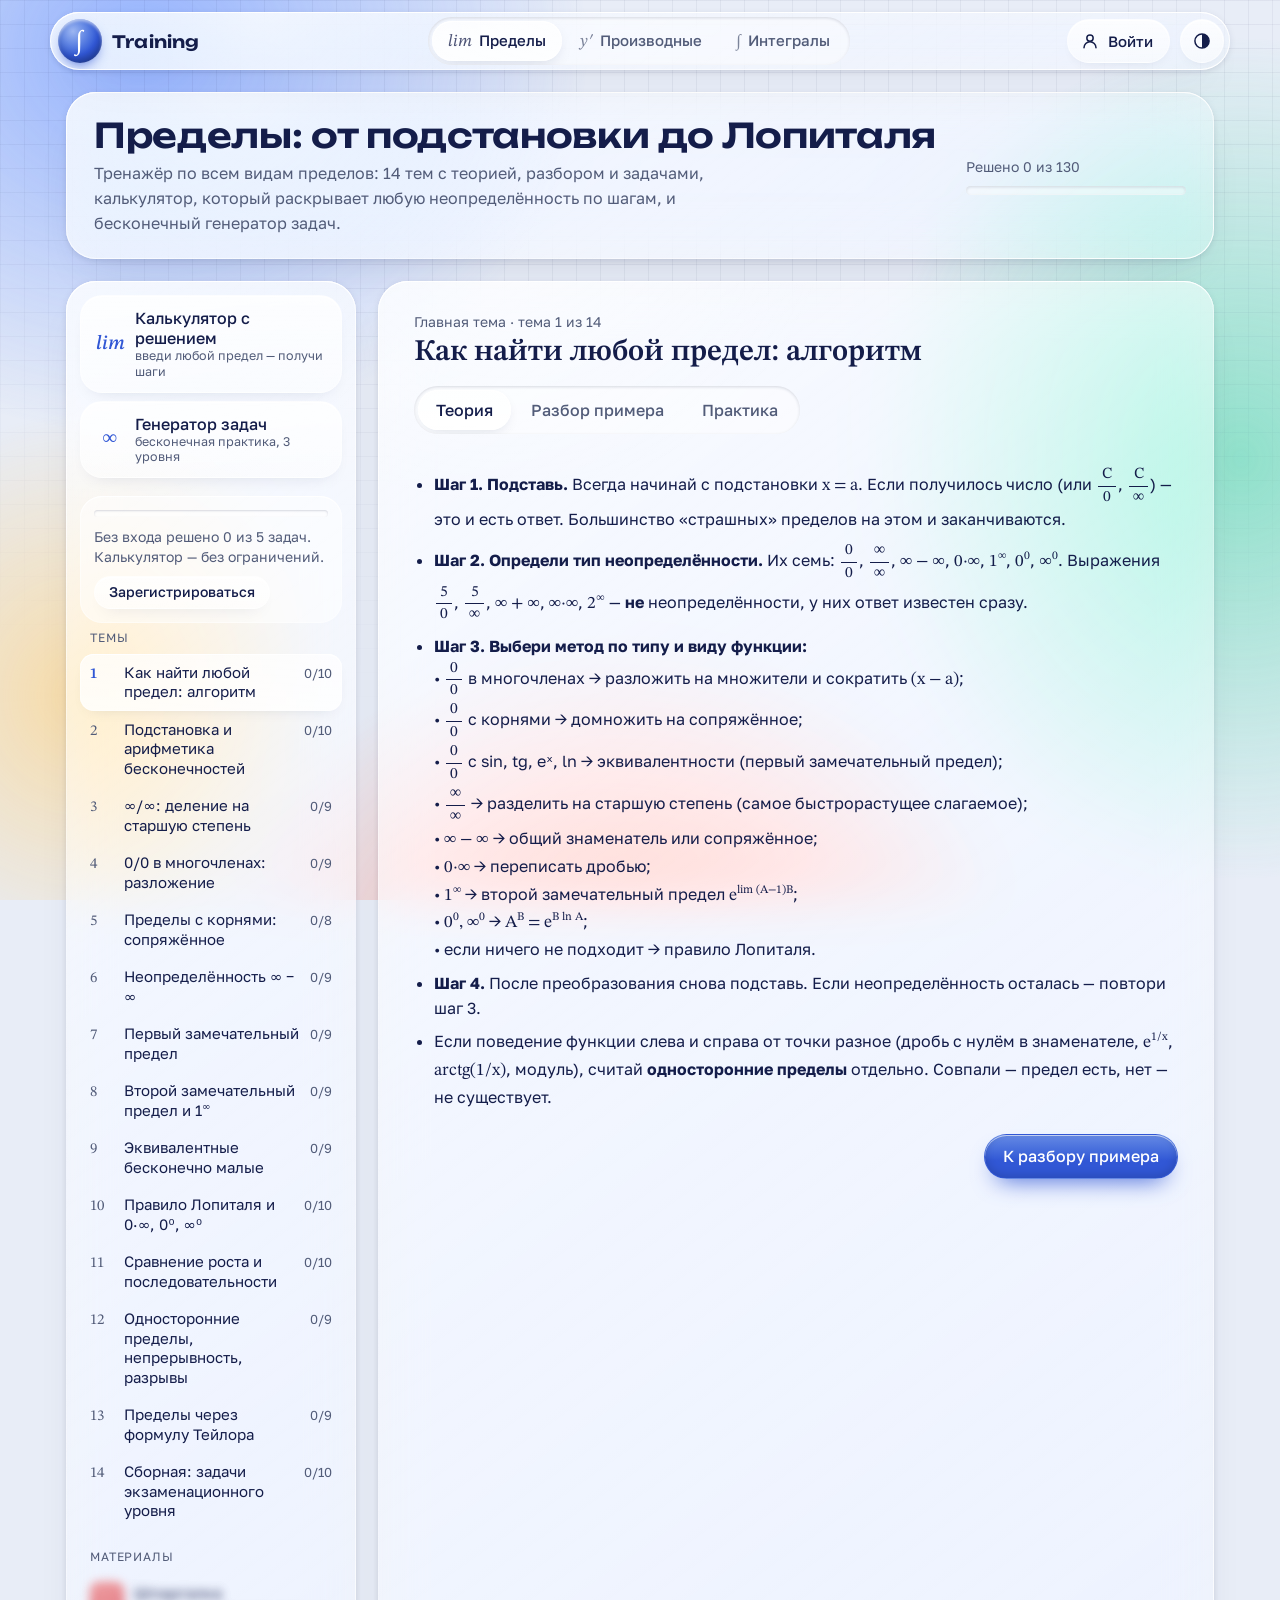
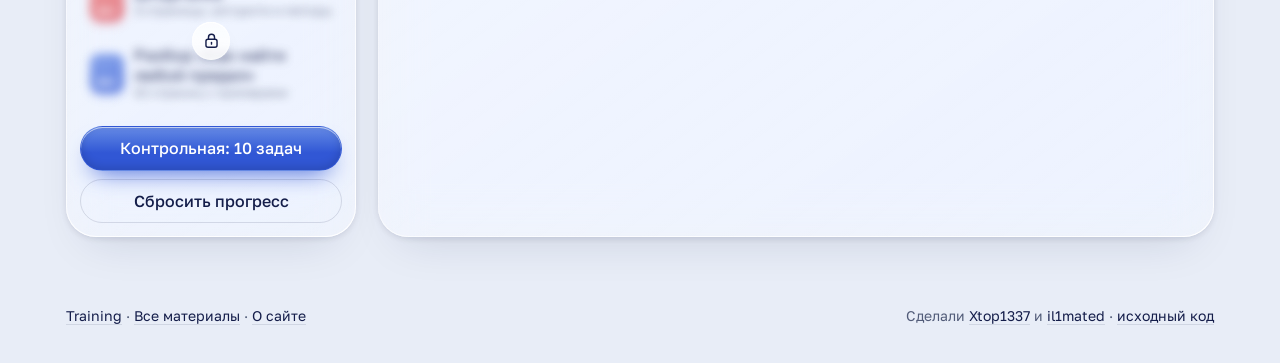
<file: limits.html>
<!doctype html>
<html lang="ru">
<head>
<meta charset="utf-8">
<meta name="viewport" content="width=device-width, initial-scale=1, viewport-fit=cover">
<title>Пределы: тренажёр и калькулятор с решением · Training</title>
<link rel="preconnect" href="https://fonts.googleapis.com">
<link rel="preconnect" href="https://fonts.gstatic.com" crossorigin>
<link href="https://fonts.googleapis.com/css2?family=Golos+Text:wght@400;500;600&family=STIX+Two+Text:ital,wght@0,400;0,600;1,400&display=swap" rel="stylesheet">
<style>
:root{
  --paper:#F7F9FD; --surface:#FFFFFF; --grid:rgba(40,80,160,.07); --ink:#1A2660; --muted:#5B6478;
  --margin:#C3343F; --ok:#23704A; --bad:#B3261E; --line:#D5DDEE; --hover:rgba(26,38,96,.06); --accent:#2B59C3;
  color-scheme:light;
  box-sizing:border-box;
  padding-top:env(safe-area-inset-top,0px);
  padding-bottom:env(safe-area-inset-bottom,0px);
}
@media (prefers-color-scheme:dark){
  :root:not([data-theme="light"]){
    --paper:#10141F; --surface:#161B29; --grid:rgba(140,170,255,.06); --ink:#DCE3F7; --muted:#98A2BC;
    --margin:#FF6B74; --ok:#5FD08F; --bad:#FF8A80; --line:#2A3248; --hover:rgba(220,227,247,.06); --accent:#8FB0FF;
    color-scheme:dark;
  }
}
html{scroll-padding-top:env(safe-area-inset-top,0px)}
*,*::before,*::after{box-sizing:inherit}
body{
  margin:0; color:var(--ink); background:var(--paper);
  background-image:linear-gradient(var(--grid) 1px,transparent 1px),linear-gradient(90deg,var(--grid) 1px,transparent 1px);
  background-size:24px 24px;
  font:16px/1.55 "Golos Text",system-ui,-apple-system,"Segoe UI",Roboto,sans-serif;
}
.serif,.q,.steps,h1,h2,.formula,.big{font-family:"STIX Two Text","Cambria Math","Times New Roman",serif}
.wrap{max-width:1160px;margin:0 auto;padding:24px 20px 64px;display:grid;grid-template-columns:290px minmax(0,1fr);gap:28px}
header.top{grid-column:1/-1;display:flex;justify-content:space-between;align-items:flex-end;gap:20px;border-bottom:2px solid var(--ink);padding-bottom:14px;flex-wrap:wrap}
h1{font-weight:600;font-size:clamp(28px,4.2vw,42px);margin:0;line-height:1.08}
.sub{color:var(--muted);margin:6px 0 0;max-width:62ch}
.overall{min-width:200px;font-size:14px;color:var(--muted)}
.bar{height:6px;background:var(--line);border-radius:3px;overflow:hidden;margin-top:6px}
.bar i{display:block;height:100%;background:var(--ok);transition:width .3s}
nav ol{list-style:none;margin:0;padding:0}
nav li button{all:unset;box-sizing:border-box;width:100%;display:grid;grid-template-columns:26px 1fr auto;gap:8px;align-items:baseline;padding:8px 10px;border-radius:6px;cursor:pointer;font-size:15px;line-height:1.3}
nav li button:hover{background:var(--hover)}
nav li button[aria-current="true"]{background:var(--surface);box-shadow:inset 3px 0 0 var(--margin)}
nav .n{font-family:"STIX Two Text",serif;color:var(--muted)}
nav .c{font-size:13px;color:var(--muted);white-space:nowrap}
nav .c.done{color:var(--ok);font-weight:600}
.tools{display:grid;gap:8px;margin-bottom:18px}
.tools button{all:unset;box-sizing:border-box;cursor:pointer;display:flex;gap:10px;align-items:center;padding:10px 12px;border:1.5px solid var(--line);border-radius:8px;background:var(--surface);font-weight:500;line-height:1.25}
.tools button:hover{border-color:var(--ink)}
.tools button[aria-current="true"]{border-color:var(--margin);box-shadow:inset 3px 0 0 var(--margin)}
.tools .ic{font-family:"STIX Two Text",serif;font-size:20px;width:26px;text-align:center;color:var(--margin)}
.tools small{display:block;color:var(--muted);font-weight:400;font-size:12.5px}
.navhead{font-size:12px;letter-spacing:.06em;text-transform:uppercase;color:var(--muted);margin:4px 10px 6px}
.side-actions{margin-top:16px;display:grid;gap:8px}
select.mob{display:none;width:100%;font:inherit;padding:10px;border:1.5px solid var(--line);border-radius:6px;background:var(--surface);color:var(--ink)}
button.btn{font:inherit;font-weight:500;border:1.5px solid var(--ink);background:var(--surface);color:var(--ink);padding:8px 14px;border-radius:6px;cursor:pointer}
button.btn:hover{background:var(--hover)}
button.btn.primary{background:var(--ink);color:var(--surface)}
button.btn.ghost{border-color:var(--line)}
button.btn.sm{padding:5px 10px;font-size:14px}
button:disabled{opacity:.5;cursor:default}
:focus-visible{outline:2px solid var(--margin);outline-offset:2px}
main{position:relative;background:var(--surface);border:1px solid var(--line);border-radius:4px;padding:26px 32px 32px 60px;min-width:0}
main::before{content:"";position:absolute;left:38px;top:0;bottom:0;width:2px;background:var(--margin);opacity:.65}
.lect{color:var(--muted);font-size:14px}
h2{font-size:30px;margin:2px 0 16px;font-weight:600;line-height:1.15}
h3{font-size:17px;margin:22px 0 8px}
.tabs{display:flex;gap:4px;border-bottom:1px solid var(--line);margin-bottom:20px;overflow-x:auto}
.tabs button{all:unset;cursor:pointer;padding:8px 12px;font-weight:500;color:var(--muted);border-bottom:2px solid transparent;margin-bottom:-1px;white-space:nowrap}
.tabs button[aria-selected="true"]{color:var(--ink);border-color:var(--ink)}
.theory{padding-left:20px;margin:0}
.theory li{margin:9px 0}
.m{font-family:"STIX Two Text","Cambria Math",serif;font-size:1.08em}
.q{font-size:21px;line-height:1.8;margin:6px 0 18px}
.fr{display:inline-flex;flex-direction:column;vertical-align:middle;text-align:center;font-size:.9em;margin:0 2px;line-height:1.25}
.fr>span:first-child{border-bottom:1px solid currentColor;padding:0 4px 1px}
.fr>span:last-child{padding:1px 4px 0}
.rad{white-space:nowrap}
.rad .ov{border-top:1px solid currentColor;padding:1px 2px 0 1px;margin-left:1px}
sup{font-size:.68em;line-height:0}
sup .fr{font-size:.85em}
.why{font-family:"Golos Text",system-ui,sans-serif;font-size:13px;color:var(--muted);margin-left:6px}
.dots{display:flex;gap:6px;flex-wrap:wrap;margin-bottom:18px}
.dots button{all:unset;cursor:pointer;width:30px;height:30px;border-radius:50%;border:1.5px solid var(--line);display:grid;place-items:center;font-size:13px}
.dots button.ok{background:var(--ok);border-color:var(--ok);color:var(--surface)}
.dots button[aria-current="true"]{border-color:var(--ink);border-width:2px}
.ansrow{display:flex;gap:8px;flex-wrap:wrap;align-items:center}
.ansrow label{font-family:"STIX Two Text",serif;font-size:20px;white-space:nowrap}
input.ans{font:19px/1.3 "STIX Two Text",serif;padding:8px 10px;border:1.5px solid var(--line);border-radius:6px;background:var(--paper);color:var(--ink);flex:1 1 220px;min-width:0}
input.ans:focus{border-color:var(--ink);outline:none}
input.small{flex:0 0 120px}
.keys{display:flex;gap:6px;flex-wrap:wrap;margin:10px 0 4px}
.keys button{font:16px "STIX Two Text",serif;line-height:1.2;border:1px solid var(--line);background:var(--paper);color:var(--ink);border-radius:4px;padding:4px 10px;cursor:pointer;min-width:34px}
.preview{min-height:34px;margin-top:8px;font-family:"STIX Two Text",serif;font-size:20px;line-height:1.9;color:var(--ink)}
.preview .lbl{font-family:"Golos Text",sans-serif;font-size:13px;color:var(--muted);margin-right:8px}
.preview.err{font-family:"Golos Text",sans-serif;font-size:14px;color:var(--bad)}
.choices{display:grid;gap:8px;max-width:600px}
.choices button{text-align:left;font:inherit;padding:10px 14px;border:1.5px solid var(--line);background:var(--paper);color:var(--ink);border-radius:6px;cursor:pointer}
.choices button.right{border-color:var(--ok);box-shadow:inset 4px 0 0 var(--ok)}
.choices button.wrong{border-color:var(--bad);box-shadow:inset 4px 0 0 var(--bad)}
.fb{margin-top:12px;font-weight:500}
.fb.ok{color:var(--ok)} .fb.bad{color:var(--bad)}
.panel{margin-top:14px;padding:12px 16px;border-left:3px solid var(--line);background:var(--paper);overflow-x:auto}
.panel h4{margin:0 0 6px;font-size:14px;color:var(--muted);font-weight:600}
.panel.auto{border-left-color:var(--accent)}
.actions{display:flex;gap:8px;flex-wrap:wrap;margin-top:14px}
.help{font-size:13px;color:var(--muted);margin-top:6px;max-width:72ch}
.steps{font-size:19px;line-height:1.75}
.steps ol{padding-left:24px;margin:6px 0}
.steps ol ol{padding-left:22px;border-left:1px dashed var(--line);margin-left:2px}
.steps li{margin:5px 0}
.steps b{font-weight:600}
.note{font-size:14px;color:var(--muted);border-top:1px dashed var(--line);margin-top:20px;padding-top:10px}
.result{font-size:48px;font-family:"STIX Two Text",serif;margin:8px 0}
.navrow{display:flex;justify-content:space-between;gap:8px;margin-top:24px;flex-wrap:wrap}
.answer{margin:14px 0 4px;padding:14px 18px;border:1.5px solid var(--ok);border-radius:8px;background:var(--paper);overflow-x:auto}
.answer .big{font-size:24px;line-height:1.9}
.answer .plain{font:13px/1.4 ui-monospace,Menlo,Consolas,monospace;color:var(--muted);margin-top:6px;word-break:break-all}
.chips{display:flex;gap:6px;flex-wrap:wrap;margin:6px 0 2px}
.chips button{font:15px "STIX Two Text",serif;border:1px dashed var(--line);background:transparent;color:var(--ink);border-radius:14px;padding:3px 11px;cursor:pointer}
.chips button:hover{border-style:solid;border-color:var(--ink)}
.seg{display:inline-flex;border:1.5px solid var(--line);border-radius:6px;overflow:hidden}
.seg button{all:unset;cursor:pointer;padding:6px 12px;font-family:"STIX Two Text",serif;font-size:17px}
.seg button[aria-pressed="true"]{background:var(--ink);color:var(--surface)}
.row{display:flex;gap:14px;flex-wrap:wrap;align-items:center;margin-top:12px}
details{margin-top:10px}
details summary{cursor:pointer;color:var(--accent);font-weight:500}
.stat{font-size:14px;color:var(--muted)}
.stat b{color:var(--ink)}
@media (max-width:860px){
  .wrap{grid-template-columns:1fr;gap:18px;padding:16px 12px 48px}
  nav ol,.navhead{display:none}
  select.mob{display:block}
  .tools{grid-template-columns:1fr 1fr}
  .tools small{display:none}
  .side-actions{grid-template-columns:1fr 1fr}
  main{padding:20px 16px 24px 36px}
  main::before{left:20px}
  .q{font-size:19px}
  h2{font-size:25px}
  .steps{font-size:17px}
}
@media (prefers-reduced-motion:reduce){*{transition:none!important}}
.lim{display:inline-flex;flex-direction:column;align-items:center;vertical-align:middle;line-height:1;margin-right:3px;font-style:normal}
.lim sub{font-size:.58em;line-height:1.25;vertical-align:baseline;white-space:nowrap}
.q .lim{font-size:1em}
.tools .ic{width:auto;min-width:30px}
.chips .lim sub{font-size:.62em}
</style>
<!-- Training: оформление «жидкое стекло» -->
<meta name="theme-color" content="#E8EDF7" media="(prefers-color-scheme: light)">
<meta name="theme-color" content="#080C1B" media="(prefers-color-scheme: dark)">
<link rel="icon" href="assets/favicon.svg" type="image/svg+xml">
<link href="https://fonts.googleapis.com/css2?family=Unbounded:wght@500;600;700&display=swap" rel="stylesheet">
<link rel="stylesheet" href="assets/glass.css">
<link rel="stylesheet" href="assets/trainer.css">
<link rel="stylesheet" href="assets/auth.css">
<script>try{var t=localStorage.getItem('training-theme');if(t==='light'||t==='dark')document.documentElement.setAttribute('data-theme',t)}catch(e){}</script>
</head>
<body data-page="trainer" data-topic="limits">
<!-- Training: фон и верхняя панель сайта -->
<div class="liquid" aria-hidden="true"><i></i><i></i><i></i><i></i></div>
<header class="sitebar">
  <div class="sitebar__in glass" data-sheen>
    <a class="brand" href="index.html" aria-label="Training, на главную"><span class="brand__mark">∫</span><span class="brand__name">Training</span></a>
    <nav class="seg-nav seg-nav--topics" aria-label="Тренажёры">
      <span class="seg-nav__drop" aria-hidden="true"></span>
      <a href="limits.html" aria-current="page" title="Пределы"><span class="g" aria-hidden="true">lim</span><span class="t">Пределы</span></a>
      <a href="derivatives.html" title="Производные"><span class="g" aria-hidden="true">y′</span><span class="t">Производные</span></a>
      <a href="integrals.html" title="Интегралы"><span class="g" aria-hidden="true">∫</span><span class="t">Интегралы</span></a>
    </nav>
    <button class="theme-btn" id="themeBtn" type="button" data-mode="system" aria-label="Тема: как в системе" title="Тема: как в системе">
      <svg class="i i-system" viewBox="0 0 24 24" fill="none" stroke="currentColor" stroke-width="1.8" aria-hidden="true"><circle cx="12" cy="12" r="8.5"/><path d="M12 3.5a8.5 8.5 0 0 1 0 17z" fill="currentColor" stroke="none"/></svg>
      <svg class="i i-light" viewBox="0 0 24 24" fill="none" stroke="currentColor" stroke-width="1.8" stroke-linecap="round" aria-hidden="true"><circle cx="12" cy="12" r="4.2"/><path d="M12 2.5v2.2M12 19.3v2.2M2.5 12h2.2M19.3 12h2.2M5.3 5.3l1.6 1.6M17.1 17.1l1.6 1.6M5.3 18.7l1.6-1.6M17.1 6.9l1.6-1.6"/></svg>
      <svg class="i i-dark" viewBox="0 0 24 24" fill="none" stroke="currentColor" stroke-width="1.8" stroke-linejoin="round" aria-hidden="true"><path d="M20 14.6A8.2 8.2 0 0 1 9.4 4a8.2 8.2 0 1 0 10.6 10.6z"/></svg>
    </button>
  </div>
</header>
<div class="wrap">
  <header class="top">
    <div>
      <h1>Пределы: от подстановки до Лопиталя</h1>
      <p class="sub">Тренажёр по всем видам пределов: 14 тем с теорией, разбором и задачами, калькулятор, который раскрывает любую неопределённость по шагам, и бесконечный генератор задач.</p>
    </div>
    <div class="overall"><span id="ovText"></span><div class="bar"><i id="ovBar"></i></div></div>
  </header>
  <aside>
    <div class="tools">
      <button data-mode="calc"><span class="ic">lim</span><span>Калькулятор с решением<small>введи любой предел — получи шаги</small></span></button>
      <button data-mode="gen"><span class="ic">∞</span><span>Генератор задач<small>бесконечная практика, 3 уровня</small></span></button>
    </div>
    <div class="navhead">Темы</div>
    <nav aria-label="Темы"><ol id="nav"></ol></nav>
    <select class="mob" id="mob" aria-label="Тема"></select>
    <!-- Training: материалы к теме -->
    <div class="side-head">Материалы</div>
    <div class="side-docs">
      <a class="doc-link" href="pdf/limits-cheatsheet.pdf" target="_blank" rel="noopener"><span class="doc-link__ic ">PDF</span><span>Шпаргалка<small>3 страницы: алгоритм и методы</small></span></a>
      <a class="doc-link" href="pdf/limits-guide.pdf" target="_blank" rel="noopener"><span class="doc-link__ic alt">PDF</span><span>Разбор «Как найти любой предел»<small>10 страниц с примерами</small></span></a>
    </div>
    <div class="side-actions">
      <button class="btn primary" id="examBtn">Контрольная: 10 задач</button>
      <button class="btn ghost" id="resetBtn">Сбросить прогресс</button>
    </div>
  </aside>
  <main id="main" aria-live="polite"></main>
</div>
<script>
/* ===================== Движок производных =====================
   Парсер → AST → производная → упрощение → вывод (HTML / текст) + пошаговое объяснение.
   Без внешних зависимостей, работает офлайн. */
const DX=(function(){
'use strict';
/* ---------- рациональные числа ---------- */
function gcd(a,b){a=Math.abs(a);b=Math.abs(b);while(b){const t=a%b;a=b;b=t}return a||1}
function num(p,q=1){
  if(!Number.isFinite(p)||!Number.isFinite(q))return {t:'num',p:p/q,q:1,fl:true};
  if(!Number.isInteger(p)||!Number.isInteger(q)){
    const v=p/q;
    for(const Q of [1,2,3,4,5,6,8,10,12,16,100,1000,10000,100000,1000000]){const P=Math.round(v*Q);if(Math.abs(P/Q-v)<1e-12)return num(P,Q)}
    return {t:'num',p:v,q:1,fl:true};
  }
  if(q<0){p=-p;q=-q}const g=gcd(p,q);return {t:'num',p:p/g,q:q/g};
}
const val=n=>n.p/n.q;
const isNum=(N,v)=>N.t==='num'&&(v===undefined||val(N)===v);
const isInt=N=>N.t==='num'&&N.q===1&&Number.isInteger(N.p);
function radd(a,b){return num(a.p*b.q+b.p*a.q,a.q*b.q)}
function rmul(a,b){return num(a.p*b.p,a.q*b.q)}
function rpow(a,k){ // k — целое
  if(k===0)return num(1);
  const n=Math.abs(k);const p=Math.pow(a.p,n),q=Math.pow(a.q,n);
  if(!Number.isSafeInteger(p)||!Number.isSafeInteger(q))return null;
  return k>0?num(p,q):num(q,p);
}
function iroot(n,k){if(n<0){if(k%2===0)return null;const r=iroot(-n,k);return r===null?null:-r}const r=Math.round(Math.pow(n,1/k));for(const c of [r-1,r,r+1])if(c>=0&&Math.pow(c,k)===n)return c;return null}

/* ---------- конструкторы ---------- */
const N0=num(0),N1=num(1),NM1=num(-1),HALF=num(1,2);
const V=n=>({t:'v',n});
const X=V('x');
const C=n=>({t:'c',n});
const add=a=>({t:'add',a});
const mul=a=>({t:'mul',a});
const div=(a,b)=>({t:'div',a,b});
const pow=(a,b)=>({t:'pow',a,b});
const neg=a=>({t:'neg',a});
const fn=(f,a)=>({t:'fn',f,a});

/* ---------- токенизатор и парсер ---------- */
const FN_ALIAS={sin:'sin',cos:'cos',tg:'tg',tan:'tg',ctg:'ctg',cot:'ctg',arcsin:'arcsin',arccos:'arccos',arctg:'arctg',arctan:'arctg',arcctg:'arcctg',arccot:'arcctg',asin:'arcsin',acos:'arccos',atan:'arctg',acot:'arcctg',
  ln:'ln',log:'ln',lg:'lg',exp:'exp',sqrt:'sqrt',cbrt:'cbrt',abs:'abs',sh:'sh',sinh:'sh',ch:'ch',cosh:'ch',th:'th',tanh:'th',cth:'cth',coth:'cth'};
const IDS={pi:'pi',e:'e',x:'x',y:'y',t:'t',inf:'inf',n:'x'};
const NAMES=[...Object.keys(FN_ALIAS),...Object.keys(IDS)].sort((a,b)=>b.length-a.length);
const SUP={'⁰':'0','¹':'1','²':'2','³':'3','⁴':'4','⁵':'5','⁶':'6','⁷':'7','⁸':'8','⁹':'9','⁻':'-'};
function normalize(s){
  s=String(s).toLowerCase().replace(/\^\s*(\d+)\s+/g,'^($1)').replace(/\s+/g,' ').trim();
  if(s.includes('='))s=s.slice(s.lastIndexOf('=')+1);
  s=s.replace(/[·×∙⋅]/g,'*').replace(/[−–—]/g,'-').replace(/,/g,'.').replace(/÷/g,'/').replace(/[′'’]/g,'')
     .replace(/π/g,'pi').replace(/∞/g,'inf').replace(/√/g,'sqrt').replace(/∛/g,'cbrt').replace(/\*\*/g,'^');
  s=s.replace(/[⁻⁰¹²³⁴⁵⁶⁷⁸⁹]+/g,m=>'^('+[...m].map(c=>SUP[c]).join('')+')');
  s=s.replace(/[½⅓⅔¼¾⅕⅙⅛]/g,c=>'('+{'½':'1/2','⅓':'1/3','⅔':'2/3','¼':'1/4','¾':'3/4','⅕':'1/5','⅙':'1/6','⅛':'1/8'}[c]+')').replace(/ˣ/g,'^x');
  return s;
}
function tokenize(src){
  const s=normalize(src);const t=[];let i=0;let spB=false;
  const push=o=>{if('+-*/'.includes(o.k))o.sb=spB;else o.ws=spB;spB=false;t.push(o)};
  while(i<s.length){
    const c=s[i];
    if(c===' '){const L=t[t.length-1];if(L&&'+-*/'.includes(L.k))L.sa=true;spB=true;i++;continue}
    if(/[0-9.]/.test(c)){let j=i;while(j<s.length&&/[0-9.]/.test(s[j]))j++;const str=s.slice(i,j);
      if((str.match(/\./g)||[]).length>1||str==='.')throw new Error('Не получилось прочитать число «'+str+'»');
      const [a,b='']=str.split('.');push({k:'n',v:num(parseInt((a||'0')+b,10),Math.pow(10,b.length))});i=j;continue}
    if('+-*/^()'.includes(c)){push({k:c});i++;continue}
    if(c==='['||c==='{'){push({k:'('});i++;continue}
    if(c===']'||c==='}'){push({k:')'});i++;continue}
    if(c==='|'){push({k:'|'});i++;continue}
    const m=NAMES.find(n=>s.startsWith(n,i));
    if(!m)throw new Error('Непонятный символ «'+s.slice(i,i+3)+'»');
    push(FN_ALIAS[m]?{k:'f',v:FN_ALIAS[m]}:{k:'id',v:IDS[m]});i+=m.length;
  }
  if(!t.length)throw new Error('Пустой ввод');
  return t;
}
function applyFn(f,a){
  if(f==='sqrt')return pow(a,HALF);
  if(f==='cbrt')return pow(a,num(1,3));
  if(f==='exp')return pow(C('e'),a);
  return fn(f,a);
}
function parse(src){
  const t=tokenize(src);let p=0;let absDepth=0;
  const peek=()=>t[p];
  const isAtomStart=tk=>tk&&(tk.k==='n'||tk.k==='id'||tk.k==='f'||tk.k==='('||(tk.k==='|'&&absDepth===0));
  // Пробелы вокруг знака ослабляют его: «x+1 / x-1» = (x+1)/(x−1), «- 5/x» = −(5/x), а «-5/x» = (−5)/x
  const loose=tk=>!!(tk&&(tk.sb||tk.sa));
  const divJoin=(a,b)=>(a.t==='num'&&b.t==='num'&&!a.fl&&!b.fl&&b.p!==0)?num(a.p*b.q,a.q*b.p):div(a,b);
  function expr(){
    const terms=[lterm()];
    while(peek()&&(peek().k==='+'||peek().k==='-')&&loose(peek())){const o=t[p++].k;const b=lterm();terms.push(o==='+'?b:neg(b))}
    return terms.length===1?terms[0]:add(terms);
  }
  function lterm(){
    let a=lunary();
    for(;;){const tk=peek();
      if(tk&&(tk.k==='*'||tk.k==='/')&&loose(tk)){p++;const b=lunary();a=tk.k==='*'?mulJoin(a,b):divJoin(a,b)}
      else if(tk&&tk.ws&&isAtomStart(tk)){a=mulJoin(a,lunary())} // «1/2 ln x» = ½·ln x: множитель через пробел слабее деления
      else break}
    return a;
  }
  function lunary(){const tk=peek();
    if(tk&&tk.k==='-'&&tk.sa){p++;return neg(lterm())}
    if(tk&&tk.k==='+'&&tk.sa){p++;return lterm()}
    return texpr()}
  function texpr(){
    const terms=[term()];
    while(peek()&&(peek().k==='+'||peek().k==='-')&&!loose(peek())){const o=t[p++].k;const b=term();terms.push(o==='+'?b:neg(b))}
    return terms.length===1?terms[0]:add(terms);
  }
  // Умножение без знака связывает сильнее, чем / и *:  1/2sqrt(x) = 1/(2√x),  1/2x = 1/(2x)
  function term(){
    let a=chunk();
    for(;;){const tk=peek();
      if(tk&&tk.k==='*'&&!loose(tk)){p++;a=mulJoin(a,chunk())}
      else if(tk&&tk.k==='/'&&!loose(tk)){p++;a=divJoin(a,chunk())}
      else break}
    return a;
  }
  function chunk(){
    let a=unary();
    while(isAtomStart(peek())&&!peek().ws){const b=power();a=(a.t==='mul'&&!a.paren&&a.chunk)?mul([...a.a,b]):mul([a,b]);a.chunk=true}
    return a;
  }
  function mulJoin(a,b){return a.t==='mul'&&!a.paren?mul([...a.a,b]):mul([a,b])}
  function unary(){const tk=peek();if(tk&&tk.k==='-'){p++;const a=unary();return a.t==='num'?num(-a.p,a.q):neg(a)}if(tk&&tk.k==='+'){p++;return unary()}return power()}
  function power(){
    const b=call();
    if(peek()&&peek().k==='^'){p++;return pow(b,exponent())}
    return b;
  }
  function exponent(){ // e^2x → e^(2x), e^-x → e^(-x)
    const tk=peek();
    if(tk&&tk.k==='-'){p++;return neg(exponent())}
    if(tk&&tk.k==='n'){p++;let e={t:'num',...tk.v};
      if(peek()&&peek().k==='id'&&peek().v==='x'&&!(t[p+1]&&t[p+1].k==='^')){p++;e=mul([e,X])}
      return e}
    return call();
  }
  function call(){
    const tk=peek();
    if(tk&&tk.k==='f'){p++;
      let k=null; // sin^2 x
      if(peek()&&peek().k==='^'){p++;
        if(peek()&&peek().k==='n'){k={t:'num',...t[p++].v}}
        else if(peek()&&peek().k==='-'&&t[p+1]&&t[p+1].k==='n'){p++;const v=t[p++].v;k=num(-v.p,v.q)}
        else k=primary()}
      let a;
      if(peek()&&peek().k==='('){a=primary();if(peek()&&peek().k==='^'&&k===null){p++;const r=applyFn(tk.v,a);return pow(r,exponent())}}
      else a=tight();
      const r=applyFn(tk.v,a);
      return k?pow(r,k):r;
    }
    return primary();
  }
  function tight(){ // аргумент без скобок: sin 2x, ln x^2, tg3x
    const fs=[];
    if(peek()&&peek().k==='-'){p++;return neg(tight())}
    if(peek()&&peek().k==='n'){fs.push(power())}
    while(peek()&&!(fs.length&&peek().ws)&&(peek().k==='id'||peek().k==='('||(peek().k==='|'&&(absDepth===0||fs.length===0)))){fs.push(power())}
    if(!fs.length){if(peek()&&peek().k==='f')return call();throw new Error('После имени функции нужен аргумент')}
    return fs.length===1?fs[0]:mul(fs);
  }
  function primary(){
    const tk=t[p++];if(!tk)throw new Error('Выражение оборвалось');
    if(tk.k==='n')return {t:'num',...tk.v};
    if(tk.k==='id'){if(tk.v==='e')return C('e');if(tk.v==='pi')return C('pi');if(tk.v==='inf')return {t:'num',p:Infinity,q:1,fl:true};return V(tk.v)}
    if(tk.k==='('){const a=expr();if(!peek()||peek().k!==')')throw new Error('Не хватает закрывающей скобки');p++;if(a.t==='mul')a.paren=true;return a}
    if(tk.k==='|'){absDepth++;const a=expr();absDepth--;if(!peek()||peek().k!=='|')throw new Error('Не закрыт модуль |…|');p++;return fn('abs',a)}
    throw new Error('Лишний знак «'+tk.k+'»');
  }
  const r=expr();
  if(p!==t.length){const tk=t[p];throw new Error(tk.k===')'?'Лишняя закрывающая скобка':'Не получилось разобрать выражение до конца')}
  return tidy(strip(r));
}
function strip(N){ // убрать служебные пометки
  if(N.t==='mul')return mul(N.a.map(strip));
  if(N.t==='add')return add(N.a.map(strip));
  if(N.t==='div'||N.t==='pow')return {t:N.t,a:strip(N.a),b:strip(N.b)};
  if(N.t==='neg')return neg(strip(N.a));
  if(N.t==='fn')return fn(N.f,strip(N.a));
  return N;
}

/* лёгкая нормализация ввода: свёртка чисел, без перестановки структуры */
function tidy(N){
  switch(N.t){
    case 'neg':{const a=tidy(N.a);if(a.t==='num')return num(-a.p,a.q);if(a.t==='mul'&&a.a[0].t==='num')return mul([num(-a.a[0].p,a.a[0].q),...a.a.slice(1)]);return neg(a)}
    case 'mul':{let c=N1;const r=[];for(const f0 of N.a){const f=tidy(f0);if(f.t==='num')c=rmul(c,f);else if(f.t==='mul'){for(const g of f.a){if(g.t==='num')c=rmul(c,g);else r.push(g)}}else if(f.t==='neg'){c=rmul(c,NM1);r.push(f.a)}else r.push(f)}
      if(isNum(c,0))return N0;if(!r.length)return c;if(isNum(c,1))return r.length===1?r[0]:mul(r);return mul([c,...r])}
    case 'add':{const r=[];for(const a of N.a){const t=tidy(a);if(t.t==='add')r.push(...t.a);else r.push(t)}return add(r)}
    case 'div':{const a=tidy(N.a),b=tidy(N.b);if(a.t==='num'&&b.t==='num'&&!a.fl&&!b.fl)return num(a.p*b.q,a.q*b.p);return div(a,b)}
    case 'pow':return pow(tidy(N.a),tidy(N.b));
    case 'fn':return fn(N.f,tidy(N.a));
  }
  return N;
}

/* ---------- вычисление ---------- */
const FEV={sin:Math.sin,cos:Math.cos,tg:Math.tan,ctg:x=>1/Math.tan(x),arcsin:Math.asin,arccos:Math.acos,arctg:Math.atan,arcctg:x=>Math.PI/2-Math.atan(x),
  ln:Math.log,lg:Math.log10,abs:Math.abs,sh:Math.sinh,ch:Math.cosh,th:Math.tanh,cth:x=>1/Math.tanh(x)};
function ev(N,env){
  switch(N.t){
    case 'num':return val(N);
    case 'v':{const v=typeof env==='number'?(N.n==='x'?env:NaN):env[N.n];return v===undefined?NaN:v}
    case 'c':return N.n==='e'?Math.E:Math.PI;
    case 'add':return N.a.reduce((s,a)=>s+ev(a,env),0);
    case 'mul':return N.a.reduce((s,a)=>s*ev(a,env),1);
    case 'div':return ev(N.a,env)/ev(N.b,env);
    case 'neg':return -ev(N.a,env);
    case 'pow':{const b=ev(N.a,env),e=ev(N.b,env);
      if(b<0&&!Number.isInteger(e)){for(const q of [3,5,7,9,15]){const m=e*q;if(Math.abs(m-Math.round(m))<1e-12){const r=Math.pow(-b,e);return Math.round(m)%2===0?r:-r}}}
      return Math.pow(b,e)}
    case 'fn':return FEV[N.f](ev(N.a,env));
  }
  return NaN;
}

/* ---------- зависимость и подстановка ---------- */
function has(N,x='x'){
  switch(N.t){case 'v':return N.n===x;case 'num':case 'c':return false;
    case 'add':case 'mul':return N.a.some(a=>has(a,x));
    case 'div':case 'pow':return has(N.a,x)||has(N.b,x);
    default:return has(N.a,x)}
}
function subst(N,x,R){
  switch(N.t){case 'v':return N.n===x?R:N;case 'num':case 'c':return N;
    case 'add':return add(N.a.map(a=>subst(a,x,R)));case 'mul':return mul(N.a.map(a=>subst(a,x,R)));
    case 'div':case 'pow':return {t:N.t,a:subst(N.a,x,R),b:subst(N.b,x,R)};
    case 'neg':return neg(subst(N.a,x,R));case 'fn':return fn(N.f,subst(N.a,x,R))}
}
function key(N){
  switch(N.t){case 'num':return N.fl?'#'+N.p:'#'+N.p+'/'+N.q;case 'v':return N.n;case 'c':return '@'+N.n;
    case 'add':return '+('+N.a.map(key).sort().join(',')+')';case 'mul':return '*('+N.a.map(key).join(',')+')';
    case 'div':return '/('+key(N.a)+','+key(N.b)+')';case 'pow':return '^('+key(N.a)+','+key(N.b)+')';
    case 'neg':return '-('+key(N.a)+')';case 'fn':return N.f+'('+key(N.a)+')'}
}
const eq=(a,b)=>key(a)===key(b);

/* ---------- производная ---------- */
function outerD(f,w){ // f′(w)
  switch(f){
    case 'sin':return fn('cos',w);
    case 'cos':return neg(fn('sin',w));
    case 'tg':return div(N1,pow(fn('cos',w),num(2)));
    case 'ctg':return neg(div(N1,pow(fn('sin',w),num(2))));
    case 'arcsin':return div(N1,pow(add([N1,neg(pow(w,num(2)))]),HALF));
    case 'arccos':return neg(div(N1,pow(add([N1,neg(pow(w,num(2)))]),HALF)));
    case 'arctg':return div(N1,add([N1,pow(w,num(2))]));
    case 'arcctg':return neg(div(N1,add([N1,pow(w,num(2))])));
    case 'ln':return div(N1,w);
    case 'lg':return div(N1,mul([w,fn('ln',num(10))]));
    case 'sh':return fn('ch',w);
    case 'ch':return fn('sh',w);
    case 'th':return div(N1,pow(fn('ch',w),num(2)));
    case 'cth':return neg(div(N1,pow(fn('sh',w),num(2))));
    case 'abs':return div(w,fn('abs',w));
  }
  throw new Error('Нет правила для '+f);
}
function d(N,x='x'){
  if(!has(N,x))return N0;
  switch(N.t){
    case 'v':return N1;
    case 'add':return add(N.a.map(a=>d(a,x)));
    case 'neg':return neg(d(N.a,x));
    case 'mul':{const terms=[];N.a.forEach((f,i)=>{if(has(f,x))terms.push(mul(N.a.map((g,j)=>j===i?d(g,x):g)))});return terms.length===1?terms[0]:add(terms)}
    case 'div':{
      if(!has(N.b,x))return div(d(N.a,x),N.b);
      return div(add([mul([d(N.a,x),N.b]),neg(mul([N.a,d(N.b,x)]))]),pow(N.b,num(2)));
    }
    case 'pow':{const A=N.a,B=N.b;
      if(!has(B,x))return mul([B,pow(A,add([B,NM1])),d(A,x)]);
      if(!has(A,x))return mul([N,fn('ln',A),d(B,x)]);
      return mul([N,d(mul([B,fn('ln',A)]),x)]);
    }
    case 'fn':return mul([outerD(N.f,N.a),d(N.a,x)]);
  }
}

/* ---------- упрощение ---------- */
function S(N){
  switch(N.t){
    case 'num':case 'v':case 'c':return N;
    case 'neg':return mulS([NM1,S(N.a)]);
    case 'add':return addS(N.a.map(S));
    case 'mul':return mulS(N.a.map(S));
    case 'div':return mulS([S(N.a),powS(S(N.b),NM1)]);
    case 'pow':return powS(S(N.a),S(N.b));
    case 'fn':return fnS(N.f,S(N.a));
  }
}
function splitCoef(T){ // терм → [коэффициент, остаток]
  if(T.t==='num')return [T,null];
  if(T.t==='mul'&&T.a[0].t==='num'){const rest=T.a.slice(1);return [T.a[0],rest.length===1?rest[0]:mul(rest)]}
  return [N1,T];
}
/* многочлены: Map(степень → коэффициент) */
function toPoly(N,depth=0){
  if(depth>6)return null;
  switch(N.t){
    case 'num':return N.fl?null:new Map([[0,N]]);
    case 'v':return N.n==='x'?new Map([[1,N1]]):null;
    case 'add':{let P=new Map();for(const a of N.a){const Q=toPoly(a,depth+1);if(!Q)return null;P=pAdd(P,Q)}return P}
    case 'mul':{let P=new Map([[0,N1]]);for(const a of N.a){const Q=toPoly(a,depth+1);if(!Q)return null;P=pMul(P,Q);if(P.size>12)return null}return P}
    case 'neg':{const Q=toPoly(N.a,depth+1);return Q?pMul(Q,new Map([[0,NM1]])):null}
    case 'pow':{if(!isInt(N.b)||N.b.p<0||N.b.p>4)return null;const Q=toPoly(N.a,depth+1);if(!Q)return null;if(Q.size>1&&N.b.p>3)return null;let P=new Map([[0,N1]]);for(let i=0;i<N.b.p;i++)P=pMul(P,Q);return P}
  }
  return null;
}
function pAdd(P,Q){const R=new Map(P);for(const [k,c] of Q)R.set(k,R.has(k)?radd(R.get(k),c):c);return R}
function pMul(P,Q){let R=new Map();for(const [a,c] of P)for(const [b,e] of Q){const k=a+b,v=rmul(c,e);R.set(k,R.has(k)?radd(R.get(k),v):v)}return R}
function fromPolyTerms(P){
  return [...P.entries()].filter(([k,c])=>!isNum(c,0)).sort((a,b)=>b[0]-a[0]).map(([k,c])=>{
    const xp=k===0?null:(k===1?X:pow(X,num(k)));
    if(!xp)return c;return isNum(c,1)?xp:mul([c,xp]);
  });
}
function polyLike(T){ // стоит ли раскрывать терм как многочлен
  if(T.t==='num'||T.t==='v')return true;
  if(T.t==='pow')return (T.a.t==='v'&&isInt(T.b))||(T.a.t==='add'&&isInt(T.b)&&T.b.p>=0&&T.b.p<=3&&toPoly(T.a)!==null);
  if(T.t==='mul')return T.a.every(f=>f.t==='num'||f.t==='v'||f.t==='add'||(f.t==='pow'&&isInt(f.b)&&f.b.p>=0&&(f.a.t==='v'||f.a.t==='add')));
  return false;
}
function addS(terms){
  const flat0=[];for(const t of terms){if(t.t==='add')flat0.push(...t.a);else flat0.push(t)}
  // раскрываем многочленную часть
  const flat=[];let P=null,pos=-1;
  for(const t of flat0){
    const Q=polyLike(t)?toPoly(t):null;
    if(Q){if(!P){P=new Map();pos=flat.length;flat.push(null)}P=pAdd(P,Q)}
    else if(t.t==='mul'&&t.a.length===2&&t.a[0].t==='num'&&t.a[1].t==='add'){for(const q of t.a[1].a)flat.push(mulS([t.a[0],q]))}
    else flat.push(t);
  }
  if(P){const pt=fromPolyTerms(P);flat.splice(pos,1,...pt)}
  if(flat.length>1&&!addS.busy){
    const cnt=N=>N.t==='add'?N.a.length:1;
    const expandable=T=>T.t==='mul'&&T.a.filter(f=>f.t==='add').length===1;
    if(flat.filter(expandable).length>1){
      const all=[];for(const T of flat){if(expandable(T)){const si=T.a.findIndex(f=>f.t==='add');const o=T.a.filter((_,k)=>k!==si);for(const q of T.a[si].a)all.push(mulS([...o,q]))}else all.push(T)}
      addS.busy=true;let before,after;try{before=addS(flat);after=addS(all)}finally{addS.busy=false}
      if(cnt(after)<cnt(before))return addS(all);
    }
    for(let i=0;i<flat.length;i++){const T=flat[i];
      if(T.t!=='mul')continue;const si=T.a.findIndex(f=>f.t==='add');if(si<0||T.a.filter(f=>f.t==='add').length>1)continue;
      const others=T.a.filter((_,k)=>k!==si);const ex=T.a[si].a.map(q=>mulS([...others,q]));
      const rest=flat.filter((_,k)=>k!==i);
      addS.busy=true;let before,after;try{before=addS(flat);after=addS([...rest,...ex])}finally{addS.busy=false}
      if(cnt(after)<cnt(before))return addS([...rest,...ex]);
    }
  }
  let c=N0;const groups=[];const idx=new Map();
  for(const t of flat){
    if(t.t==='num'){c=radd(c,t);continue}
    const [k,r]=splitCoef(t);const kk=key(r);
    if(idx.has(kk)){const g=groups[idx.get(kk)];g.k=radd(g.k,k)}else{idx.set(kk,groups.length);groups.push({k,r})}
  }
  const out=[];
  for(const g of groups){if(isNum(g.k,0))continue;out.push(isNum(g.k,1)?g.r:mulS([g.k,g.r]))}
  if(!isNum(c,0))out.push(c);
  if(!out.length)return N0;
  if(out.length===1)return out[0];
  if(isNeg(out[0])){const j=out.findIndex(t=>!isNeg(t));if(j>0){const [t]=out.splice(j,1);out.unshift(t)}}
  const cf=commonFactor(out);if(cf)return cf;
  return add(out);
}
function commonFactor(terms){ // вынести общий множитель за скобки
  if(S.depth>40)return null;
  if(terms.every(t=>polyLike(t)))return null;
  const facs=t=>{const [k,r]=splitCoef(t);if(!r)return [];return r.t==='mul'?r.a:[r]};
  const bx=f=>f.t==='pow'?f.a:f, ex=f=>f.t==='pow'?f.b:N1;
  const first=facs(terms[0]);const common=[];
  for(const f of first){const b=bx(f);
    if(ex(f).t!=='num'||ex(f).fl){ // eᵘ, aᵘ: показатель должен совпадать
      if(!(f.t==='pow'&&(b.t==='c'||b.t==='num')))continue;
      if(terms.slice(1).every(t=>facs(t).some(h=>eq(h,f))))common.push(f);
      continue;}
    let m=val(ex(f)),mn=ex(f),ok=true;
    for(const t of terms.slice(1)){const g=facs(t).find(h=>eq(bx(h),b)&&ex(h).t==='num'&&!ex(h).fl);if(!g){ok=false;break}if(val(ex(g))<m){m=val(ex(g));mn=ex(g)}}
    if(!ok)continue;
    if(m<0&&b.t!=='add')continue;
    if(b.t!=='add'&&b.t!=='v'&&b.t!=='fn'&&!(b.t==='c'))continue;
    if(b.t==='c'&&m<=0)continue;
    common.push(powS(b,mn));
  }
  if(!common.length)return null;
  const inv=common.map(f=>powS(f.t==='pow'?f.a:f,mulS([NM1,f.t==='pow'?f.b:N1])));
  S.depth=(S.depth||0)+1;
  try{const rest=addS(terms.map(t=>mulS([t,...inv])));return mulS([...common,rest])}finally{S.depth--}
}
/* «приведение к общему знаменателю» для суммы с отрицательными степенями */
function negPowers(T){ // базы с отрицательными/дробными степенями в терме
  const fs=T.t==='mul'?T.a:[T];const r=[];
  for(const f of fs)if(f.t==='pow'&&f.b.t==='num'&&!f.b.fl&&(val(f.b)<0||f.b.q!==1))r.push(f);
  return r;
}
function together(A){
  if(A.t!=='add')return null;
  const need=new Map();
  for(const T of A.a)for(const f of negPowers(T)){if(val(f.b)<0||f.b.q!==1){const k=key(f.a);const cur=need.get(k);const e=val(f.b);
    if(e<0&&(!cur||e<cur.e))need.set(k,{b:f.a,e,ex:f.b});}}
  if(!need.size)return null;
  let mult=[];for(const {b,ex} of need.values())mult.push(powS(b,num(-ex.p,ex.q)));
  const terms=A.a.map(T=>mulS([T,...mult]));
  const numer=addS(terms);
  const res=mulS([numer,...[...need.values()].map(o=>powS(o.b,o.ex))]);
  return res;
}
function fracDepth(N){ // мера «многоэтажности»
  if(N.t==='add')return N.a.reduce((s,t)=>s+negPowers(t).filter(f=>val(f.b)<0).length,0);
  if(N.t==='mul')return N.a.reduce((s,f)=>s+(f.t==='add'?fracDepth(f):0),0);
  return 0;
}
function rank(f){
  if(!hasAnyVar(f))return 6;
  const base=f.t==='pow'?f.a:f;
  if(base.t==='v')return 1;
  if(f.t==='pow'&&!hasAnyVar(f.a))return 2;
  if(base.t==='fn')return 3;
  if(base.t==='add')return 5;
  return 4;
}
function hasAnyVar(N){switch(N.t){case 'v':return true;case 'num':case 'c':return false;case 'add':case 'mul':return N.a.some(hasAnyVar);case 'div':case 'pow':return hasAnyVar(N.a)||hasAnyVar(N.b);default:return hasAnyVar(N.a)}}
function mulS(fs){
  const flat=[];for(const f of fs){if(f.t==='mul')flat.push(...f.a);else flat.push(f)}
  let c=N1;const groups=[];const idx=new Map();
  for(const f of flat){
    if(f.t==='num'){c=rmul(c,f);continue}
    const base=f.t==='pow'?f.a:f,e=f.t==='pow'?f.b:N1;const kk=key(base);
    if(idx.has(kk)){const g=groups[idx.get(kk)];g.e=addS([g.e,e])}else{idx.set(kk,groups.length);groups.push({b:base,e})}
  }
  if(isNum(c,0))return N0;
  const out=[];
  for(const g of groups){const p=powS(g.b,g.e);
    if(p.t==='num'){c=rmul(c,p);continue}
    if(p.t==='mul'){for(const q of p.a){if(q.t==='num')c=rmul(c,q);else out.push(q)}continue}
    out.push(p)}
  if(isNum(c,0))return N0;
  // 2/√2 → √2,  6/√6 → √6:  целый коэффициент, кратный основанию b, «съедает» b^(−1/2)
  if(!c.fl)for(let i=0;i<out.length;i++){const f=out[i];
    if(f.t==='pow'&&f.a.t==='num'&&f.a.q===1&&f.a.p>1&&!f.a.fl&&f.b.t==='num'&&f.b.q===2&&f.b.p<0&&c.p%f.a.p===0){
      c=num(c.p/f.a.p,c.q);out[i]=pow(f.a,num(f.b.p+2,2));i--}}
  // sin w · cos⁻¹ w → tg w;  cos w · sin⁻¹ w → ctg w
  for(let i=0;i<out.length;i++){const f=out[i];
    if(f.t==='fn'&&(f.f==='sin'||f.f==='cos')){const other=f.f==='sin'?'cos':'sin';
      const j=out.findIndex(g=>g.t==='pow'&&isNum(g.b,-1)&&g.a.t==='fn'&&g.a.f===other&&eq(g.a.a,f.a));
      if(j>=0){out[i]=fn(f.f==='sin'?'tg':'ctg',f.a);out.splice(j,1);i=-1}}}
  // tgᵃ w при наличии cos w → sinᵃ w · cos⁻ᵃ w  (аналогично ctg с sin)
  {const base=g=>g.t==='pow'?g.a:g, ex=g=>g.t==='pow'?g.b:N1;
   for(let i=0;i<out.length;i++){const f=base(out[i]);
    if(f.t==='fn'&&(f.f==='tg'||f.f==='ctg')&&isInt(ex(out[i]))){const a=ex(out[i]).p;const other=f.f==='tg'?'cos':'sin';
      const j=out.findIndex(g=>{const h=base(g);return h.t==='fn'&&h.f===other&&eq(h.a,f.a)&&isInt(ex(g))&&Math.sign(ex(g).p)===Math.sign(a)});
      if(j>=0){const rest=out.filter((_,k)=>k!==i);return mulS([c,...rest,powS(fn(f.f==='tg'?'sin':'cos',f.a),num(a)),powS(fn(other,f.a),num(-a))])}}}}
  // 2 sin w cos w → sin 2w
  {const si=out.findIndex(f=>(f.t==='fn'&&f.f==='sin')||(f.t==='pow'&&isNum(f.b,-1)&&f.a.t==='fn'&&f.a.f==='sin'));
   if(si>=0){const sf=out[si],w=(sf.t==='fn'?sf:sf.a).a,e=sf.t==='fn'?1:-1;
     const ci=out.findIndex(f=>e===1?(f.t==='fn'&&f.f==='cos'&&eq(f.a,w)):(f.t==='pow'&&isNum(f.b,-1)&&f.a.t==='fn'&&f.a.f==='cos'&&eq(f.a.a,w)));
     if(ci>=0&&!c.fl&&(e===1?c.p%2===0:c.q%2===0)){const w2=mulS([num(2),w]);const nf=e===1?fn('sin',w2):pow(fn('sin',w2),NM1);
       const rest=out.filter((_,k)=>k!==si&&k!==ci);return mulS([e===1?num(c.p/2,c.q):num(c.p*2,c.q),nf,...rest])}}}
  // общий рациональный множитель суммы: (x/2 − 1/2) → (x − 1)/2
  for(let i=0;i<out.length;i++){const f=out[i];if(f.t==='add'){
    let L=1;for(const T of f.a){const [k]=splitCoef(T);if(!k.fl)L=L*k.q/gcd(L,k.q)}
    if(L>1&&L<1e6){out[i]=addS(f.a.map(T=>mulS([num(L),T])));return mulS([num(c.p,c.q*L),...out])}}}
  // Fᵉ · Bᵏ, где в сумме F есть B в отрицательной степени → (F·B^(k/e))ᵉ, e = ±1
  for(let i=0;i<out.length;i++){const f0=out[i];
    const e=f0.t==='add'?1:(f0.t==='pow'&&f0.a.t==='add'&&isNum(f0.b,-1)?-1:0);if(!e)continue;
    const f=e===1?f0:f0.a;if(fracDepth(f)===0)continue;
    for(let j=0;j<out.length;j++){if(j===i)continue;const g=out[j];
      const gb=g.t==='pow'?g.a:g,ge=g.t==='pow'?g.b:N1;if(ge.t!=='num'||ge.fl||Math.sign(val(ge))!==e)continue;
      const hit=f.a.some(T=>negPowers(T).some(h=>eq(h.a,gb)&&val(h.b)<0));if(!hit)continue;
      const mf=e===1?g:powS(gb,num(-ge.p,ge.q));
      const nf=addS(f.a.map(T=>mulS([T,mf])));
      if(fracDepth(nf)<fracDepth(f)){const rest=out.filter((_,k)=>k!==i&&k!==j);return mulS([c,...rest,e===1?nf:powS(nf,NM1)])}}}
  // (1 − sin w)(1 + sin w) → cos²w,  (1 − cos w)(1 + cos w) → sin²w
  {const base=g=>g.t==='pow'?g.a:g, ex=g=>g.t==='pow'?g.b:N1;
   const trig=A=>{if(A.t!=='add'||A.a.length!==2)return null;const one=A.a.findIndex(t=>isNum(t,1));if(one<0)return null;const o=A.a[1-one];
     const [k,r]=splitCoef(o);if(!(isNum(k,1)||isNum(k,-1))||!r||r.t!=='fn'||(r.f!=='sin'&&r.f!=='cos'))return null;return {f:r.f,w:r.a,s:val(k)}};
   for(let i=0;i<out.length;i++){const a=trig(base(out[i]));if(!a)continue;
     for(let j=i+1;j<out.length;j++){const b=trig(base(out[j]));
       if(b&&b.f===a.f&&b.s===-a.s&&eq(a.w,b.w)&&eq(ex(out[i]),ex(out[j]))){
         const rest=out.filter((_,k)=>k!==i&&k!==j);return mulS([c,...rest,powS(fn(a.f==='sin'?'cos':'sin',a.w),mulS([num(2),ex(out[i])]))])}}}}
  // общий целый множитель суммы и знак: (2x² + 2) → 2(x² + 1);  (−x − 1) → −(x + 1)
  for(let i=0;i<out.length;i++){const f0=out[i];const f=f0.t==='pow'?f0.a:f0,e=f0.t==='pow'?f0.b:N1;
    if(f.t!=='add'||!isInt(e))continue;
    const ks=f.a.map(T=>splitCoef(T)[0]);if(ks.some(k=>k.fl||k.q!==1))continue;
    let g=0;for(const k of ks)g=gcd(g,k.p);const allNeg=ks.every(k=>k.p<0);
    if(g>1||allNeg){const m=allNeg?-g:g;out[i]=powS(addS(f.a.map(T=>mulS([num(1,m),T]))),e);
      const cm=rpow(num(m),e.p);if(!cm)continue;return mulS([rmul(c,cm),...out])}}
  // дробь в числителе дроби → к общему знаменателю
  const hasDen=out.some(f=>f.t==='pow'&&f.b.t==='num'&&val(f.b)<0);
  if(hasDen&&!S.noTogether){
    for(let i=0;i<out.length;i++){const f=out[i];if(f.t==='add'&&fracDepth(f)>0){
      S.noTogether=true;let tg;try{tg=together(f)}finally{S.noTogether=false}
      if(tg&&fracDepth(tg)<fracDepth(f)){out.splice(i,1);return mulS([c,...out,tg])}}}
  }
  const ranked=out.map((f,i)=>({f,i,r:rank(f)})).sort((a,b)=>a.r-b.r||a.i-b.i).map(o=>o.f);
  if(!ranked.length)return c;
  if(isNum(c,1))return ranked.length===1?ranked[0]:mul(ranked);
  return mul([c,...ranked]);
}
function posDef(a){ // заведомо положительное выражение
  if(a.t==='num')return val(a)>0;if(a.t==='c')return true;
  if(a.t==='pow'&&a.a.t==='c')return true;
  if(a.t==='pow'&&isInt(a.b)&&a.b.p%2===0)return true;
  if(a.t==='pow'&&a.b.t==='num'&&!a.b.fl&&a.b.q%2===0)return true;
  if(a.t==='fn'&&(a.f==='ch'||a.f==='abs'))return true;
  if(a.t==='add')return a.a.every(posDef);
  if(a.t==='mul')return a.a.every(posDef);
  return false;
}
function powS(A,B){
  if(isNum(B,0))return N1;
  if(isNum(B,1))return A;
  if(isNum(A,1))return N1;
  if(isNum(A,0)&&B.t==='num'&&val(B)>0)return N0;
  if(A.t==='num'&&!A.fl&&B.t==='num'&&!B.fl){
    if(B.q===1&&Math.abs(B.p)<=30){const r=rpow(A,B.p);if(r)return r}
    if(B.q>1&&B.q<=6){const rp=iroot(A.p,B.q),rq=iroot(A.q,B.q);if(rp!==null&&rq!==null){const r=rpow(num(rp,rq),B.p);if(r)return r}}
  }
  if(A.t==='fn'&&A.f==='abs'&&isInt(B)&&B.p%2===0)return powS(A.a,B); // |u|² = u²
  if(A.t==='pow'){
    if(B.t==='num'&&A.b.t==='num'){const e=rmul(A.b,B);
      // (u²)^(1/2) = |u|, (u²)^(3/2) = |u|³ — модуль нужен, если чётная степень «снимается» до нечётной/дробной
      if(isInt(A.b)&&A.b.p%2===0&&!(isInt(e)&&e.p%2===0)&&hasAnyVar(A.a)&&!posDef(A.a)&&!(A.a.t==='fn'&&A.a.f==='abs'))return powS(fn('abs',A.a),e);
      return powS(A.a,e)}
    if(isInt(B)||!hasAnyVar(A.a)||(A.a.t==='c'))return powS(A.a,mulS([A.b,B]));
  }
  if(A.t==='mul'&&isInt(B))return mulS(A.a.map(f=>powS(f,B)));
  if(A.t==='mul'&&B.t==='num'&&A.a[0].t==='num'&&val(A.a[0])>0){ // (4x)^(1/2) → 2√x, если корень извлекается
    const c=powS(A.a[0],B);if(c.t==='num'){const rest=A.a.slice(1);return mulS([c,powS(rest.length===1?rest[0]:mul(rest),B)])}
  }
  if(A.t==='c'&&A.n==='e'&&B.t==='fn'&&B.f==='ln')return B.a;
  if(A.t==='c'&&A.n==='e'&&B.t==='mul'&&B.a.length===2&&B.a[0].t==='num'&&B.a[1].t==='fn'&&B.a[1].f==='ln')return powS(B.a[1].a,B.a[0]);
  if(A.t==='c'&&A.n==='e'&&B.t==='add'&&B.a.some(t=>(t.t==='fn'&&t.f==='ln')||(t.t==='mul'&&t.a.length===2&&t.a[0].t==='num'&&t.a[1].t==='fn'&&t.a[1].f==='ln'))){
    const lg=t=>(t.t==='fn'&&t.f==='ln')||(t.t==='mul'&&t.a.length===2&&t.a[0].t==='num'&&t.a[1].t==='fn'&&t.a[1].f==='ln');
    const L=B.a.filter(lg),O=B.a.filter(t=>!lg(t));return mulS([...L.map(t=>powS(A,t)),...(O.length?[powS(A,O.length===1?O[0]:add(O))]:[])]);
  }
  return pow(A,B);
}
function fnS(f,a){
  if(a.t==='num'&&!a.fl){const v=val(a);
    if(v===0&&['sin','tg','arcsin','arctg','sh','th'].includes(f))return N0;
    if(v===0&&['cos','ch'].includes(f))return N1;
    if(v===1&&['ln','lg'].includes(f))return N0;
    if(v===10&&f==='lg')return N1;
    if(f==='abs')return num(Math.abs(a.p),a.q);
  }
  if(f==='ln'&&a.t==='c'&&a.n==='e')return N1;
  if(f==='ln'&&a.t==='pow'&&a.a.t==='c'&&a.a.n==='e')return a.b;
  if(f==='abs'&&!hasAnyVar(a)){const v=ev(a,{});if(Number.isFinite(v))return v>=0?a:mulS([NM1,a])}
  const ex=exactFn(f,a);if(ex)return ex;
  if(f==='abs'&&a.t==='pow'&&isInt(a.b)&&a.b.p%2===0)return a;
  return fn(f,a);
}
/* точные значения тригонометрии и обратных функций в «хороших» точках */
const SQ2H=()=>mul([HALF,pow(num(2),HALF)]),SQ3H=()=>mul([HALF,pow(num(3),HALF)]),SQ3=()=>pow(num(3),HALF),SQ3T=()=>mul([num(1,3),pow(num(3),HALF)]);
const SIN15={0:()=>N0,2:()=>HALF,3:SQ2H,4:SQ3H,6:()=>N1}; // угол в единицах 15°
function sinExact(k){k=((k%24)+24)%24;let sg=1;if(k>12){k-=12;sg=-1}if(k>6)k=12-k;const f=SIN15[k];if(!f)return null;const r=f();return sg<0?mulS([NM1,r]):r}
const PI_K=(p,q)=>mulS([num(p,q),C('pi')]);
function exactFn(f,a){
  if(hasAnyVar(a))return null;
  const v=ev(a,{});if(!Number.isFinite(v))return null;
  if(['sin','cos','tg','ctg'].includes(f)){
    const m=v/Math.PI*12;if(Math.abs(m-Math.round(m))>1e-9)return null;const k=Math.round(m);
    if(!(k%2===0||k%3===0))return null;
    const s1=sinExact(k),c1=sinExact(k+6);if(!s1||!c1)return null;
    if(f==='sin')return s1;if(f==='cos')return c1;
    const sv=ev(s1,{}),cv=ev(c1,{});
    if(f==='tg'){if(Math.abs(cv)<1e-12)return null;return S(div(s1,c1))}
    if(Math.abs(sv)<1e-12)return null;return S(div(c1,s1));
  }
  const TBL={arcsin:[[0,0,1],[0.5,1,6],[Math.SQRT1_2,1,4],[Math.sqrt(3)/2,1,3],[1,1,2]],
             arctg:[[0,0,1],[1/Math.sqrt(3),1,6],[1,1,4],[Math.sqrt(3),1,3]]};
  if(f==='arcsin'||f==='arctg'){for(const [x,p,q] of TBL[f]){if(Math.abs(Math.abs(v)-x)<1e-12)return p===0?N0:PI_K(v<0?-p:p,q)}return null}
  if(f==='arccos'){const r=exactFn('arcsin',a);return r?S(add([PI_K(1,2),neg(r)])):null}
  if(f==='arcctg'){const r=exactFn('arctg',a);return r?S(add([PI_K(1,2),neg(r)])):null}
  return null;
}
function deriv(N,x='x'){let r=S(d(N,x));for(let i=0;i<3;i++){const r2=S(r);if(key(r2)===key(r))break;r=r2}return r}

/* ---------- вывод ---------- */
const FNAME={sin:'sin',cos:'cos',tg:'tg',ctg:'ctg',arcsin:'arcsin',arccos:'arccos',arctg:'arctg',arcctg:'arcctg',ln:'ln',lg:'lg',sh:'sh',ch:'ch',th:'th',cth:'cth'};
function isNeg(N){
  if(N.t==='num')return val(N)<0;
  if(N.t==='neg')return true;
  if(N.t==='mul')return N.a.length>0&&isNeg(N.a[0]);
  if(N.t==='div')return isNeg(N.a);
  return false;
}
function negate(N){ // снять минус
  if(N.t==='num')return num(-N.p,N.q);
  if(N.t==='neg')return N.a;
  if(N.t==='mul'){const f=negate(N.a[0]);if(isNum(f,1))return N.a.length===2?N.a[1]:mul(N.a.slice(1));return mul([f,...N.a.slice(1)])}
  if(N.t==='div')return div(negate(N.a),N.b);
  return neg(N);
}
const VNAME={x:'x',y:'y',t:'t',u:'u',v:'v',w:'w',s:'s',p:'p',q:'q',z:'z',g:'g',r:'r'};
function R(N,mode='html'){return new Renderer(mode).r(N)}
// есть ли в тексте операция из ops вне скобок (кроме ведущего минуса)
function topOp(s,ops){let d=0,ab=0;for(let i=0;i<s.length;i++){const c=s[i];
  if(c==='|'){if(ab>0&&i>0&&!'+-*/^( |'.includes(s[i-1])){ab--;d--}else{ab++;d++}}
  else if(c==='(')d++;else if(c===')')d--;else if(d===0&&i>0&&ops.includes(c))return true}return false}
class Renderer{
  constructor(mode){this.h=mode==='html'}
  minus(){return this.h?'−':'-'}
  frac(a,b){return this.h?`<span class="fr"><span>${a}</span><span>${b}</span></span>`:`${this.wrapT(a)}/${this.wrapT(b)}`}
  wrapT(s){return /^[0-9a-z.]+$/i.test(s)?s:'('+s+')'}
  sup(s){return this.h?`<sup>${s}</sup>`:''}
  r(N){
    switch(N.t){
      case 'num':return this.num(N);
      case 'v':return VNAME[N.n]||N.n;
      case 'c':return N.n==='e'?'e':(this.h?'π':'pi');
      case 'add':return this.add(N.a);
      case 'neg':return this.minus()+this.paren(N.a,'neg');
      case 'mul':return this.mul(N);
      case 'div':{const a=this.r(N.a),b=this.r(N.b);return this.h?this.frac(a,b):`${this.par(N.a,'divn')}/${this.par(N.b,'divd')}`}
      case 'pow':return this.pow(N);
      case 'fn':return this.fn(N);
    }
  }
  num(N){
    if(N.fl){const s=String(+N.p.toPrecision(8));return this.h?s.replace('-','−').replace('.',','):s}
    if(N.q===1)return this.h?String(N.p).replace('-','−'):String(N.p);
    if(this.h){const s=this.frac(Math.abs(N.p),N.q);return N.p<0?'−'+s:s}
    return `${N.p}/${N.q}`;
  }
  par(N,ctx){ // нужны ли скобки (текстовый режим)
    const s=this.r(N);
    const needs=(N.t==='add')||(N.t==='neg')||(isNeg(N))||
      (ctx==='divd'&&(N.t==='mul'||N.t==='div'))||(ctx==='divn'&&N.t==='div')||
      ((ctx==='divn'||ctx==='divd')&&N.t==='num'&&N.q!==1);
    return needs||topOp(s,ctx==='divd'?'+-*/ ':'+ ')?'('+s+')':s;
  }
  paren(N,ctx){const s=this.r(N);return (N.t==='add'||(ctx==='neg'&&isNeg(N)))?'('+s+')':s}
  add(terms){
    let s='';terms.forEach((t,i)=>{
      if(i===0){s+=this.r(t);return}
      if(isNeg(t))s+=` ${this.minus()} `+this.paren(negate(t),'term');
      else s+=' + '+this.r(t);
    });return s;
  }
  mul(N){
    let fs=N.a.slice();let sign='';
    let c=null;
    if(fs[0].t==='num'){c=fs[0];fs=fs.slice(1)}
    if(c&&val(c)<0){sign=this.minus();c=num(-c.p,c.q)}
    const top=[],bot=[];
    if(c&&!isNum(c,1)){if(c.fl)top.push(c);else{if(c.p!==1)top.push(num(c.p));if(c.q!==1)bot.push(num(c.q))}}
    for(const f of fs){
      if(f.t==='pow'&&f.b.t==='num'&&val(f.b)<0){const e=num(-f.b.p,f.b.q);bot.push(isNum(e,1)?f.a:pow(f.a,e))}
      else top.push(f);
    }
    {const rad=g=>g.t==='pow'&&g.a.t==='num'&&g.b.t==='num'&&g.b.q!==1?1:0;const r1=top.filter(rad);if(r1.length&&r1.length<top.length){const r0=top.filter(g=>!rad(g));top.length=0;top.push(...r1,...r0)}} // √2·x, а не x·√2
    if(!bot.length){const body=this.prod(top);return sign&&top.length===1&&(top[0].t==='add')?sign+'('+body+')':sign+body}
    const a=top.length?this.prod(top):'1',b=this.prod(bot);
    if(this.h)return sign+this.frac(a,b);
    const ta=top.length>1||(top.length===1&&(top[0].t==='add'||top[0].t==='div'||top[0].t==='mul'))||topOp(a,'+ ')?'('+a+')':a;
    const tb=bot.length>1||(bot.length===1&&(bot[0].t==='add'||bot[0].t==='div'||bot[0].t==='mul'||(bot[0].t==='num'&&bot[0].q!==1)))||topOp(b,'+-*/ ')?'('+b+')':b;
    return sign+ta+'/'+tb;
  }
  prod(fs){
    if(!fs.length)return '1';
    let s='';
    fs.forEach((f,i)=>{
      let piece=this.r(f);
      const wrap=(f.t==='add'&&fs.length>1)||(i>0&&isNeg(f))||f.t==='neg';
      if(wrap)piece='('+piece+')';
      if(i===0){s=piece;return}
      const prev=fs[i-1];
      if(!this.h){s+='*'+piece;return}
      const prevNum=prev.t==='num';
      if(prevNum&&!/^[0-9−(]/.test(piece)&&!(f.t==='div'))s+=piece;
      else if(f.t==='add'&&wrap&&!prevNum&&prev.t!=='add')s+=piece;
      else s+='·'+piece;
    });
    return s;
  }
  atomic(N){return N.t==='v'||N.t==='c'||(N.t==='num'&&N.q===1&&N.p>=0&&!N.fl)||(N.t==='fn'&&N.f==='abs')}
  pow(N){
    const A=N.a,B=N.b;
    if(B.t==='num'&&val(B)<0)return this.mul(mul([N]));
    if(B.t==='num'&&!B.fl&&B.p===1&&(B.q===2||B.q===3)){
      const inner=this.r(A);
      if(this.h)return `<span class="rad">${B.q===2?'√':'∛'}<span class="ov">${inner}</span></span>`;
      return B.q===2?`sqrt(${inner})`:`(${inner})^(1/3)`;
    }
    if(A.t==='fn'&&A.f!=='abs'&&isInt(B)&&B.p>0){
      const arg=this.fnArg(A.a);
      return this.h?`${FNAME[A.f]}${this.sup(B.p)}${arg}`:`${FNAME[A.f]}(${this.r(A.a)})^${B.p}`;
    }
    let base=this.r(A);
    if(!this.atomic(A))base='('+base+')';
    if(this.h){
      let ex=this.r(B);
      if(B.t==='num'&&B.q!==1&&!B.fl)ex=`${B.p}/${B.q}`;
      return base+this.sup(ex);
    }
    const e=this.r(B);
    return base+'^'+(/^[0-9a-z]+$/i.test(e)?e:'('+e+')');
  }
  fnArg(a){
    if(!this.h)return '('+this.r(a)+')';
    if(a.t==='v'||(a.t==='mul'&&a.a.length===2&&a.a[0].t==='num'&&a.a[0].q===1&&a.a[0].p>0&&a.a[1].t==='v'))return ' '+this.r(a);
    return '('+this.r(a)+')';
  }
  fn(N){
    if(N.f==='abs')return '|'+this.r(N.a)+'|';
    if(!this.h)return `${FNAME[N.f]}(${this.r(N.a)})`;
    return FNAME[N.f]+this.fnArg(N.a);
  }
}

/* ---------- пошаговое объяснение ---------- */
const LETTERS=['u','v','w','s','p','q','z'];
const pr=N=>`(${R(N)})′`;
function isTable(N){
  if(N.t==='v'&&N.n==='x')return true;
  if(N.t==='fn'&&N.a.t==='v'&&N.a.n==='x')return true;
  if(N.t==='pow'&&N.a.t==='v'&&N.a.n==='x'&&!has(N.b))return true;
  if(N.t==='pow'&&!has(N.a)&&N.b.t==='v'&&N.b.n==='x')return true;
  return false;
}
function constSplit(N){ // N = C · R
  if(N.t==='neg'){const [c,r]=constSplit(N.a);return [mul([NM1,c]),r]}
  if(N.t==='mul'){const c=N.a.filter(f=>!has(f)),r=N.a.filter(f=>has(f));if(c.length&&r.length)return [c.length===1?c[0]:mul(c),r.length===1?r[0]:mul(r)]}
  if(N.t==='div'&&!has(N.b)){const [c,r]=constSplit(N.a);return [div(c,N.b),r]}
  return [N1,N];
}
function isUnary(N){return has(N)&&(N.t==='fn'||(N.t==='pow'&&(!has(N.b)||!has(N.a))))}
function innerOf(N){return N.t==='fn'?N.a:(has(N.a)?N.a:N.b)}
function withInner(N,w){if(N.t==='fn')return fn(N.f,w);return has(N.a)?pow(w,N.b):pow(N.a,w)}
function simpleLine(N,res,note){return {text:`${pr(N)} = ${R(res)}${note?` <span class="why">${note}</span>`:''}`}}
function outerName(N){
  if(N.t==='fn')return {sin:'синус',cos:'косинус',tg:'тангенс',ctg:'котангенс',arcsin:'арксинус',arccos:'арккосинус',arctg:'арктангенс',arcctg:'арккотангенс',ln:'логарифм',lg:'десятичный логарифм',sh:'гиперболический синус',ch:'гиперболический косинус',th:'гиперболический тангенс',cth:'гиперболический котангенс',abs:'модуль'}[N.f];
  if(N.t==='pow'&&has(N.a)){const b=N.b;if(isNum(b,0.5))return 'квадратный корень';if(b.t==='num'&&b.p===1&&b.q===3)return 'кубический корень';if(b.t==='num'&&val(b)<0)return 'степень с отрицательным показателем';return 'степень'}
  if(N.t==='pow')return 'показательная функция';
  return 'функция';
}
function fin(lab,asm,res){ // «Подставляем … Упрощаем …» без повторов
  const a=R(asm),b=R(res);
  if(a===b)return [{text:`Подставляем: <b>${lab} = ${b}</b>`}];
  return [{text:`Подставляем: ${lab} = ${a}`},{text:`Упрощаем: <b>${lab} = ${b}</b>`}];
}
function explain(N,lvl=0,top='y′'){
  const res=deriv(N);
  const lab=lvl===0?top:pr(N);
  if(!has(N))return {d:N0,items:[{text:`${pr(N)} = 0 <span class="why">производная константы</span>`}],trivial:true};
  if(isTable(N))return {d:res,items:[simpleLine(N,res,'по таблице')],trivial:true};
  const [c,r]=constSplit(N);
  if(!isNum(c,1)){
    const cs=S(c);
    if(isTable(r)||(r.t==='v'))return {d:res,items:[{text:`${pr(N)} = ${R(cs)}·${pr(r)} = ${R(res)} <span class="why">константу выносим, дальше по таблице</span>`}],trivial:true};
    const sub=explain(r,lvl+1);
    const isM1=isNum(cs,-1);
    return {d:res,items:[
      {text:isM1?`Минус выносим за знак производной: ${pr(N)} = −${pr(r)}.`:`Постоянный множитель ${R(cs)} выносим за знак производной: ${pr(N)} = ${R(cs)}·${pr(r)}.`},
      ...(sub.trivial?[{text:`${pr(r)} = ${R(sub.d)}`}]:[{text:`Находим ${pr(r)}:`,sub:sub.items}]),
      {text:`Итого: <b>${lab} = ${isM1?'−('+R(sub.d)+')':R(cs)+'·('+R(sub.d)+')'} = ${R(res)}</b>`}]};
  }
  if(N.t==='add'){
    const parts=N.a.map(t=>({t,e:explain(t,lvl+1)}));
    if(parts.every(p=>p.e.trivial)){
      const ds=parts.map(p=>p.e.d);
      const midS=R(add(ds));const mid=(ds.length>1&&midS!==R(res))?' = '+midS:'';
      const line=`${pr(N)}${mid} = ${R(res)}`;
      if(lvl>0)return {d:res,items:[{text:line+' <span class="why">почленно по таблице</span>'}],trivial:true};
      return {d:res,items:[{text:'Производная суммы равна сумме производных — берём каждое слагаемое по таблице:'},{text:`${pr(N)}${mid} = <b>${R(res)}</b>`}]};
    }
    const items=[{text:'Производная суммы (разности) равна сумме (разности) производных — берём каждое слагаемое отдельно:'}];
    for(const p of parts){if(!has(p.t))continue;
      if(p.e.trivial)items.push({text:p.e.items[0].text});
      else items.push({text:`${pr(p.t)}:`,sub:p.e.items});}
    items.push({text:`Складываем: <b>${lab} = ${R(res)}</b>`});
    return {d:res,items};
  }
  if(N.t==='mul'){
    const fs=N.a;const u=fs[0],v=fs.length===2?fs[1]:mul(fs.slice(1));
    const eu=explain(u,lvl+1),evv=explain(v,lvl+1);
    const asm=add([mul([eu.d,v]),mul([u,evv.d])]);
    return {d:res,items:[
      {text:`Производная произведения: (u·v)′ = u′·v + u·v′, где u = ${R(u)}, v = ${R(v)}.`},
      eu.trivial?{text:`u′ = ${R(eu.d)}`}:{text:`u′ = ${pr(u)}:`,sub:eu.items},
      evv.trivial?{text:`v′ = ${R(evv.d)}`}:{text:`v′ = ${pr(v)}:`,sub:evv.items},
      ...fin(lab,asm,res)]};
  }
  if(N.t==='div'){
    const u=N.a,v=N.b;
    if(!has(u)){
      const ev2=explain(v,lvl+1);
      return {d:res,items:[
        {text:`Числитель — константа, поэтому удобно (C/v)′ = −C·v′/v², где C = ${R(u)}, v = ${R(v)}.`},
        ev2.trivial?{text:`v′ = ${R(ev2.d)}`}:{text:`v′ = ${pr(v)}:`,sub:ev2.items},
        ...fin(lab,neg(div(mul([u,ev2.d]),pow(v,num(2)))),res)]};
    }
    const eu=explain(u,lvl+1),evv=explain(v,lvl+1);
    const asm=div(add([mul([eu.d,v]),neg(mul([u,evv.d]))]),pow(v,num(2)));
    return {d:res,items:[
      {text:`Производная частного: (u/v)′ = (u′v − uv′)/v², где u = ${R(u)}, v = ${R(v)}.`},
      eu.trivial?{text:`u′ = ${R(eu.d)}`}:{text:`u′ = ${pr(u)}:`,sub:eu.items},
      evv.trivial?{text:`v′ = ${R(evv.d)}`}:{text:`v′ = ${pr(v)}:`,sub:evv.items},
      ...fin(lab,asm,res)]};
  }
  if(N.t==='pow'&&has(N.a)&&has(N.b)){
    const u=N.a,v=N.b;const L=mul([v,fn('ln',u)]);const eL=explain(L,lvl+1);
    return {d:res,items:[
      {text:`Степенно-показательная функция u<sup>v</sup> (x и в основании, и в показателе) — логарифмируем: ln y = ${R(L)}.`},
      {text:`Дифференцируем обе части, слева (ln y)′ = y′/y:`,sub:[{text:`${pr(L)}:`,sub:eL.items}]},
      {text:`${lab} = y·(${R(eL.d)}) = ${R(N)}·(${R(eL.d)})`},
      {text:`Ответ: <b>${lab} = ${R(res)}</b>`}]};
  }
  if(isUnary(N)){
    const layers=[];let cur=N;
    while(isUnary(cur)&&!(cur.t==='pow'&&has(cur.a)&&has(cur.b))){layers.push(cur);const w=innerOf(cur);if(w.t==='v')break;cur=w}
    const last=layers[layers.length-1];const core=innerOf(last);
    const coreIsX=core.t==='v';
    const names=lvl===0?['y',...LETTERS]:['g','t','s','r','p','q','z'];
    const items=[];
    items.push({text:`Сложная функция — раскладываем на звенья снаружи внутрь (внешняя: ${outerName(N)}):`,
      sub:layers.map((L,i)=>({text:`${names[i]} = ${R(withInner(L,V(i===layers.length-1&&coreIsX?'x':names[i+1])))}`})).concat(coreIsX?[]:[{text:`${names[layers.length]} = ${R(core)}`}])});
    const dph=[],dreal=[];
    const dlines=[];
    layers.forEach((L,i)=>{
      const nm=(i===layers.length-1&&coreIsX)?'x':names[i+1];
      const ph=withInner(L,V(nm));const dd=S(d(ph,nm));
      dph.push(dd);dreal.push(S(subst(dd,nm,innerOf(L))));
      dlines.push({text:`(${R(ph)})′<sub>${nm}</sub> = ${R(dd)}`});
    });
    let ec=null;
    if(!coreIsX){ec=explain(core,lvl+1);
      if(ec.trivial)dlines.push({text:ec.items[0].text});else dlines.push({text:`${pr(core)}:`,sub:ec.items});}
    items.push({text:'Берём производную каждого звена по его аргументу:',sub:dlines});
    const chainPh=mul([...dph,...(ec?[ec.d]:[])]);
    items.push({text:`Перемножаем (цепное правило): ${lab} = ${dph.map(z=>'('+R(z)+')').join('·')}${ec?'·('+R(ec.d)+')':''}`});
    if(layers.length>1||!coreIsX)items.push({text:`Возвращаем x: ${lab} = ${[...dreal,...(ec?[ec.d]:[])].map(z=>'('+R(z)+')').join('·')}`});
    items.push({text:`Упрощаем: <b>${lab} = ${R(res)}</b>`});
    return {d:res,items};
  }
  return {d:res,items:[simpleLine(N,res)]};
}
function itemsHTML(items){return '<ol>'+items.map(it=>`<li>${it.text}${it.sub?itemsHTML(it.sub):''}</li>`).join('')+'</ol>'}

/* ---------- проверка ответов ---------- */
const PTS=[0.37,0.61,0.83,1.27,1.9,2.6,-0.45,-1.3,0.2,0.53,1.13,-0.77,3.1,-2.2,0.07,-0.13,0.29,0.17,-0.23,0.11];
function sameFn(A,B,vars=['x']){
  let n=0;
  for(let i=0;i<PTS.length;i++){
    const env={};vars.forEach((v,k)=>env[v]=PTS[(i+5*k)%PTS.length]+(k?0.31*k:0));
    const e=ev(B,env);if(!Number.isFinite(e))continue;
    const u=ev(A,env);
    if(!Number.isFinite(u)||Math.abs(u-e)>1e-6*Math.max(1,Math.abs(e)))return false;
    n++;
  }
  return n>=3;
}
function finiteCount(N,vars=['x']){let n=0;for(let i=0;i<PTS.length;i++){const env={};vars.forEach((v,k)=>env[v]=PTS[(i+5*k)%PTS.length]+(k?0.31*k:0));if(Number.isFinite(ev(N,env)))n++}return n}

return {parse,deriv,d,S,R,ev,has,subst,explain,itemsHTML,sameFn,finiteCount,num,V,X,C,add,mul,div,pow,neg,fn,key,eq,
  _:{isNum,val,isInt,toPoly,fromPolyTerms,together,tidy,isNeg,negate,mulS,addS,powS,fnS,hasAnyVar,N0,N1,NM1,HALF,pAdd,pMul,rmul,radd,gcd}};
})();
if(typeof module!=='undefined')module.exports=DX;

</script>
<script>
/* ===================== Движок пределов =====================
   Структурное вычисление предела снизу вверх. Где возникает неопределённость — подбирается метод:
   разложение на множители, старшая степень, сопряжённое, эквивалентности, 1^∞ / e^{…}, Лопиталь.
   Каждый шаг записывается в объяснение. В конце — численная перепроверка. */
const LIM=(function(){
'use strict';
const {parse,S,R,ev,has,subst,deriv,num,V,X,C,add,mul,div,pow,neg,fn,key,eq,itemsHTML}=DX;
const {isNum,val,isInt,toPoly,fromPolyTerms,together,tidy,hasAnyVar,N0,N1,NM1,HALF,mulS,addS,powS,pAdd,pMul,rmul,radd}=DX._;

/* ---------- значения пределов ---------- */
function FIN(N){N=S(N);const v=ev(N,{});if(Math.abs(v)<1e-13&&!isNum(N,0))N=N0;return {k:'fin',N,v:Math.abs(v)<1e-13?0:v}}
const PINF={k:'pinf'},MINF={k:'minf'},BND={k:'bnd'},NONE={k:'none'},FAIL={k:'fail'};
const isZero=L=>L.k==='fin'&&Math.abs(L.v)<1e-12;
const isInf=L=>L.k==='pinf'||L.k==='minf';
const sgnL=L=>L.k==='pinf'?1:L.k==='minf'?-1:Math.sign(L.v);
const infOf=s=>s>0?PINF:MINF;
const negL=L=>L.k==='fin'?FIN(mulS([NM1,L.N])):L.k==='pinf'?MINF:L.k==='minf'?PINF:L;
const bad=L=>L.k==='none'||L.k==='fail';
function LH(L){return L.k==='fin'?R(L.N):L.k==='pinf'?'+∞':L.k==='minf'?'−∞':L.k==='bnd'?'не существует (колеблется)':L.k==='none'?'не существует':'?'}

/* ---------- контекст ---------- */
function mk(a,s,opt={}){return {a,s,steps:[],silent:!!opt.silent,depth:opt.depth||0,show:opt.show||'',lh:0,budget:opt.budget||{n:0}}}
function child(ctx,silent){const c=mk(ctx.a,ctx.s,{silent:silent||ctx.silent,depth:ctx.depth+1,show:ctx.show,budget:ctx.budget});c.lh=ctx.lh;return c}
function push(ctx,text,sub){if(!ctx.silent)ctx.steps.push(sub&&sub.length?{text,sub}:{text})}
function aH(ctx){const a=ctx.a;if(a.k==='pinf')return ctx.show==='inf'?'∞':'+∞';if(a.k==='minf')return '−∞';return R(a.N)+(ctx.show==='side'?(ctx.s>0?'+0':'−0'):'')}
function LIMH(N,ctx){const e=R(N);return `<span class="lim">lim<sub>x→${aH(ctx)}</sub></span>${N.t==='add'?'('+e+')':e}`}

/* ---------- численные помощники ---------- */
function pts(ctx){
  if(ctx.a.k==='fin')return [1e-3,1e-4,1e-5,1e-6,1e-7].map(h=>ctx.a.v+ctx.s*h*Math.max(1,Math.abs(ctx.a.v)));
  const sg=ctx.a.k==='pinf'?1:-1;return [1e2,1e3,1e4,1e5,1e6].map(x=>sg*x);
}
function sign0(N,ctx){
  const xs=pts(ctx);let last=0,prev=0;
  for(const x of xs){const v=ev(N,x);if(!Number.isFinite(v)&&!(v===Infinity||v===-Infinity))continue;const s=Math.sign(v);if(s!==0){prev=last;last=s}}
  if(last!==0&&(prev===0||prev===last))return last;
  return 0;
}
function numEstimate(N,ctx){ // оценка предела по последовательности точек
  const xs=ctx.a.k==='fin'?[1e-4,1e-5,1e-6].map(h=>ctx.a.v+ctx.s*h*Math.max(1,Math.abs(ctx.a.v))):[1e4,1e6,1e8].map(x=>(ctx.a.k==='pinf'?1:-1)*x);
  const vs=xs.map(x=>ev(N,x));return vs;
}

/* ---------- основной обход ---------- */
const MEMO=new Map();
function lv(N,ctx){
  if(ctx.depth>40||ctx.budget.n++>20000)return FAIL;
  const mk_=key(N)+'|'+ctx.s+'|'+(ctx.a.k==='fin'?ctx.a.v:ctx.a.k)+'|'+ctx.lh;
  if(ctx.silent&&MEMO.has(mk_))return MEMO.get(mk_);
  const r=lv0(N,ctx);
  if(r.k!=='fail')MEMO.set(mk_,r);
  return r;
}
function lv0(N,ctx){
  switch(N.t){
    case 'num':case 'c':return FIN(N);
    case 'v':return N.n==='x'?ctx.a:NONE;
    case 'neg':return negL(lv(N.a,ctx));
    case 'add':return lvAdd(N,ctx);
    case 'mul':{const [P,Q]=numden(N);if(Q)return lvDiv(P,Q,ctx);return lvMul(N,ctx)}
    case 'div':return lvDiv(N.a,N.b,ctx);
    case 'pow':{if(N.b.t==='num'&&val(N.b)<0&&has(N.a))return lvDiv(N1,powS(N.a,num(-N.b.p,N.b.q)),ctx);return lvPow(N,ctx)}
    case 'fn':return lvFn(N,ctx);
  }
  return NONE;
}
function numden(N){ // mul → [числитель, знаменатель|null]
  if(N.t==='div')return [N.a,N.b];
  if(N.t==='pow'&&N.b.t==='num'&&val(N.b)<0&&has(N.a)){const e=num(-N.b.p,N.b.q);return [N1,isNum(e,1)?N.a:pow(N.a,e)]}
  if(N.t!=='mul')return [N,null];
  const top=[],bot=[];
  for(const f of N.a){
    if(f.t==='num'&&!f.fl&&f.q!==1){top.push(num(f.p));bot.push(num(f.q))}
    else if(f.t==='pow'&&f.b.t==='num'&&val(f.b)<0&&has(f.a)){const e=num(-f.b.p,f.b.q);bot.push(isNum(e,1)?f.a:pow(f.a,e))}
    else if(f.t==='div'){top.push(f.a);bot.push(f.b)}
    else top.push(f);
  }
  if(!bot.length||!bot.some(b=>has(b)))return [N,null];
  const mk1=a=>a.length===0?N1:a.length===1?a[0]:mul(a);
  return [mk1(top),mk1(bot)];
}
function lvAdd(N,ctx){
  const Ls=N.a.map(t=>lv(t,child(ctx,true)));
  if(Ls.some(L=>L.k==='fail'))return FAIL;
  if(Ls.some(L=>L.k==='none'))return NONE;
  const p=Ls.some(L=>L.k==='pinf'),m=Ls.some(L=>L.k==='minf');
  if(p&&m)return resolve(N,'∞−∞',ctx);
  // повторяем с объяснениями для слагаемых, где были неопределённости
  const Lv=N.a.map(t=>subIfNeeded(t,ctx));
  if(p)return PINF;if(m)return MINF;
  if(Lv.some(L=>L.k==='bnd'))return BND;
  return FIN(addS(Lv.map(L=>L.N)));
}
function subIfNeeded(T,ctx){ // предел части; если там была неопределённость — показать её разбор отдельным пунктом
  const c=child(ctx,false);const L=lv(T,c);
  if(!ctx.silent&&c.steps.length)push(ctx,`${LIMH(T,ctx)} = ${LH(L)}:`,c.steps);
  return L;
}
function lvMul(N,ctx){
  const Ls=N.a.map(t=>lv(t,child(ctx,true)));
  if(Ls.some(L=>L.k==='fail'))return FAIL;
  if(Ls.some(L=>L.k==='none'))return NONE;
  const z=Ls.some(isZero),inf=Ls.some(isInf),b=Ls.some(L=>L.k==='bnd');
  if(z&&inf)return resolve(N,'0·∞',ctx);
  if(z&&b){push(ctx,`Произведение бесконечно малой на ограниченную функцию — бесконечно малая: ${LIMH(N,ctx)} = 0.`);return FIN(N0)}
  if(inf&&b)return NONE;
  const Lv=N.a.map(t=>subIfNeeded(t,ctx));
  if(z)return FIN(N0);
  if(b)return BND;
  if(inf){let s=1;for(const L of Lv)s*=sgnL(L);return infOf(s)}
  return FIN(mulS(Lv.map(L=>L.N)));
}
function lvDiv(P,Q,ctx){
  const LP0=lv(P,child(ctx,true)),LQ0=lv(Q,child(ctx,true));
  if(bad(LP0)||bad(LQ0))return LP0.k==='fail'||LQ0.k==='fail'?FAIL:NONE;
  if(isZero(LP0)&&isZero(LQ0))return resolve(div(P,Q),'0/0',ctx);
  if(isInf(LP0)&&isInf(LQ0))return resolve(div(P,Q),'∞/∞',ctx);
  const LP=subIfNeeded(P,ctx),LQ=subIfNeeded(Q,ctx);
  if(LP.k==='bnd'){if(isInf(LQ)){push(ctx,`Ограниченная функция, делённая на бесконечно большую, стремится к 0.`);return FIN(N0)}return LQ.k==='fin'&&!isZero(LQ)?BND:NONE}
  if(LQ.k==='bnd')return NONE;
  if(isInf(LQ))return FIN(N0);
  if(isZero(LQ)){
    const s=sign0(Q,ctx);if(!s)return NONE;
    const r=infOf(sgnL(LP)*s);
    push(ctx,`Числитель → ${isInf(LP)?LH(LP):R(LP.N)}, знаменатель ${R(Q)} → 0 ${s>0?'со стороны положительных значений (+0)':'со стороны отрицательных значений (−0)'} ⇒ ${LH(r)}.`);
    return r;
  }
  if(isInf(LP))return infOf(sgnL(LP)*sgnL(LQ));
  return FIN(mulS([LP.N,powS(LQ.N,NM1)]));
}
function lvPow(N,ctx){
  const A=N.a,B=N.b;
  if(!has(B)){
    const LA0=lv(A,child(ctx,true));if(bad(LA0))return LA0;
    const LA=subIfNeeded(A,ctx);
    const bv=ev(B,{});
    if(LA.k==='bnd')return bv>0?BND:NONE;
    if(isZero(LA)){
      const sA=sign0(A,ctx);
      if(sA<0&&B.t==='num'&&!B.fl&&B.q%2===0)return NONE;
      if(bv>0)return FIN(N0);
      const s=sign0(N,ctx);return s?infOf(s):NONE;
    }
    if(LA.k==='pinf')return bv>0?PINF:FIN(N0);
    if(LA.k==='minf'){if(bv<0)return FIN(N0);const s=sign0(N,ctx);return s?infOf(s):NONE}
    if(LA.v<0&&B.t==='num'&&!B.fl&&B.q%2===0)return NONE;
    return FIN(powS(LA.N,B));
  }
  const LA0=lv(A,child(ctx,true)),LB0=lv(B,child(ctx,true));
  if(bad(LA0)||bad(LB0))return LA0.k==='fail'||LB0.k==='fail'?FAIL:NONE;
  if(LA0.k==='fin'&&Math.abs(LA0.v-1)<1e-12&&isInf(LB0))return resolve(N,'1^∞',ctx);
  if(isZero(LA0)&&isZero(LB0))return resolve(N,'0^0',ctx);
  if(LA0.k==='pinf'&&isZero(LB0))return resolve(N,'∞^0',ctx);
  const LA=subIfNeeded(A,ctx),LB=subIfNeeded(B,ctx);
  if(LA.k==='fin'&&LA.v>0){
    if(LB.k==='fin')return FIN(powS(LA.N,LB.N));
    if(LB.k==='pinf')return Math.abs(LA.v-1)<1e-12?FIN(N1):LA.v>1?PINF:FIN(N0);
    if(LB.k==='minf')return LA.v>1?FIN(N0):PINF;
    if(LB.k==='bnd')return BND;
  }
  if(isZero(LA)){if(LB.k==='fin')return LB.v>0?FIN(N0):PINF;if(LB.k==='pinf')return FIN(N0);if(LB.k==='minf')return PINF}
  if(LA.k==='pinf'){if(LB.k==='pinf'||(LB.k==='fin'&&LB.v>0))return PINF;if(LB.k==='minf'||(LB.k==='fin'&&LB.v<0))return FIN(N0)}
  return NONE;
}
const PI2=()=>mul([HALF,C('pi')]);
function lvFn(N,ctx){
  const f=N.f,A=N.a;
  const LA0=lv(A,child(ctx,true));if(bad(LA0))return LA0;
  const LA=subIfNeeded(A,ctx);
  if(LA.k==='fin'){const c=LA.v;
    if(f==='ln'||f==='lg'){if(Math.abs(c)<1e-12){return sign0(A,ctx)>0?MINF:NONE}if(c<0)return NONE}
    if(f==='tg'&&Math.abs(Math.cos(c))<1e-12){const s=sign0(N,ctx);return s?infOf(s):NONE}
    if(f==='ctg'&&Math.abs(Math.sin(c))<1e-12){const s=sign0(N,ctx);return s?infOf(s):NONE}
    if(f==='cth'&&Math.abs(c)<1e-12){const s=sign0(N,ctx);return s?infOf(s):NONE}
    if((f==='arcsin'||f==='arccos')&&Math.abs(c)>1+1e-12)return NONE;
    return FIN(fn(f,LA.N));
  }
  if(LA.k==='pinf')return ({ln:PINF,lg:PINF,arctg:FIN(PI2()),arcctg:FIN(N0),sh:PINF,ch:PINF,th:FIN(N1),cth:FIN(N1),abs:PINF,sin:BND,cos:BND})[f]||NONE;
  if(LA.k==='minf')return ({arctg:FIN(neg(PI2())),arcctg:FIN(C('pi')),sh:MINF,ch:PINF,th:FIN(NM1),cth:FIN(NM1),abs:PINF,sin:BND,cos:BND})[f]||NONE;
  if(LA.k==='bnd')return ['sin','cos','arctg','th','abs'].includes(f)?BND:NONE;
  return NONE;
}

/* упрощение: S + приведение «дробных» сумм к общему знаменателю */
function fracIn(A){return A.t==='add'&&A.a.some(t=>(t.t==='mul'&&t.a.some(f=>f.t==='pow'&&f.b.t==='num'&&val(f.b)<0&&has(f.a)))||(t.t==='pow'&&t.b.t==='num'&&val(t.b)<0&&has(t.a)))}
function clean(N){
  let M=S(N);
  const fix=A=>{if(fracIn(A)){const T=together(A);return T?S(T):A}return A};
  if(M.t==='add')M=fix(M);
  else if(M.t==='mul')M=S(mul(M.a.map(f=>f.t==='pow'&&f.b.t==='num'?pow(fix(f.a),f.b):fix(f))));
  else if(M.t==='pow')M=S(pow(fix(M.a),M.b));
  return M;
}
/* ---------- раскрытие неопределённостей ---------- */
const TYPE_NAME={'0/0':'0/0','∞/∞':'∞/∞','∞−∞':'∞ − ∞','0·∞':'0·∞','1^∞':'1<sup>∞</sup>','0^0':'0<sup>0</sup>','∞^0':'∞<sup>0</sup>'};
function resolve(N,type,ctx){
  if(ctx.depth>30)return FAIL;
  const c=child(ctx,ctx.silent);
  let L=FAIL;
  const head=`Неопределённость <b>${TYPE_NAME[type]}</b>: ${LIMH(N,ctx)}.`;
  const tries={
    '0/0':[tryAbs,tryRational,tryConjugate,tryEquiv,tryLhopital],
    '∞/∞':[tryAbs,tryRational,tryLeading,tryDominant,tryTermwise,tryExpRatio,tryLhopital],
    '∞−∞':[tryAbs,tryLeadSum,tryConjugateSum,tryLogCombine,tryCombine,tryFactorOut],
    '0·∞':[tryEquivProduct,tryToFraction],
    '1^∞':[tryOneInf],'0^0':[tryExpLog],'∞^0':[tryExpLog]}[type];
  for(const t of tries){
    const cc=child(ctx,ctx.silent);
    const r=t(N,cc,type);
    if(r&&r.k!=='fail'){L=r;c.steps=cc.steps;break}
  }
  if(!ctx.silent)push(ctx,head,c.steps);
  return L;
}
function subLim(M,ctx,title){ // предел нового выражения с отдельным списком шагов
  const c=child(ctx,ctx.silent);const L=lv(M,c);
  if(L.k==='fail')return FAIL;
  if(!has(M)&&!c.steps.length)return L;
  push(ctx,`${title?title+' ':''}${LIMH(M,ctx)} = <b>${LH(L)}</b>${c.steps.length?':':''}`,c.steps);
  return L;
}

/* 1. Многочлены: разложение на (x − a) или старшие степени */
function polyOf(N){const P=toPoly(N);return P&&[...P.keys()].every(k=>k>=0)?P:null}
function pArr(P){const d=Math.max(...[...P.keys()].filter(k=>!isNum(P.get(k),0)),0);const a=[];for(let k=d;k>=0;k--)a.push(P.get(k)||N0);return a} // старшие сначала
function arrPoly(a){const P=new Map();a.forEach((c,i)=>P.set(a.length-1-i,c));return P}
function polyAST(a){const t=fromPolyTerms(arrPoly(a));return t.length===0?N0:t.length===1?t[0]:DX._.addS(t)}
function synth(a,r){ // деление на (x − r): [частное, остаток]
  const q=[];let acc=N0;for(const c of a){acc=radd(rmul(acc,r),c);q.push(acc)}const rem=q.pop();return [q,rem]}
function tryRational(N,ctx,type){
  const P=N.a,Q=N.b;const pp=polyOf(P),qq=polyOf(Q);if(!pp||!qq)return null;
  let a=pArr(pp),b=pArr(qq);
  if(ctx.a.k==='fin'){
    const r=ctx.a.N;if(r.t!=='num'||r.fl)return null;
    let k=0;const lines=[];
    for(;;){const [qa,ra]=synth(a,r),[qb,rb]=synth(b,r);if(!isNum(ra,0)||!isNum(rb,0)||!qa.length||!qb.length)break;a=qa;b=qb;k++;if(k>6)break}
    if(!k)return null;
    const xa=S(add([X,num(-r.p,r.q)]));const xk=k===1?xa:pow(xa,num(k));
    push(ctx,`При x = ${R(r)} и числитель, и знаменатель равны нулю ⇒ оба делятся на (${R(xa)}). Раскладываем (деление «уголком» или схема Горнера):`);
    push(ctx,`${R(P)} = ${k===1?'(':''}${R(xk)}${k===1?')':''}·(${R(polyAST(a))}),&nbsp;&nbsp; ${R(Q)} = ${k===1?'(':''}${R(xk)}${k===1?')':''}·(${R(polyAST(b))})`);
    push(ctx,`Сокращаем на ${k===1?'('+R(xa)+')':R(xk)} — при x ≠ ${R(r)} это законно.`);
    return subLim(div(polyAST(a),polyAST(b)),ctx,'Остаётся');
  }
  // x → ±∞: старшие степени
  const dp=a.length-1,dq=b.length-1,cp=a[0],cq=b[0];
  const m=Math.max(dp,dq);
  push(ctx,`Делим числитель и знаменатель на старшую степень ${m===1?'x':'x<sup>'+m+'</sup>'}: все слагаемые вида C/x<sup>k</sup> → 0, остаются только старшие члены.`);
  const lead=S(div(mul([cp,pow(X,num(dp))]),mul([cq,pow(X,num(dq))])));
  if(dp===dq){const L=FIN(div(cp,cq));push(ctx,`Степени равны (${dp}) ⇒ предел равен отношению старших коэффициентов: <b>${LH(L)}</b>.`);return L}
  if(dp<dq){push(ctx,`Степень знаменателя больше ⇒ дробь ~ ${R(lead)} → <b>0</b>.`);return FIN(N0)}
  const L=lv(lead,child(ctx,true));
  push(ctx,`Степень числителя больше ⇒ дробь ~ ${R(lead)} → <b>${LH(L)}</b>.`);
  return L;
}
/* 2. Главные части при x → ±∞ (с корнями) */
function lead(N){ // при x → +∞: {c: AST, p: число}
  switch(N.t){
    case 'num':return isNum(N,0)?null:{c:N,p:0};
    case 'c':return {c:N,p:0};
    case 'v':return N.n==='x'?{c:N1,p:1}:null;
    case 'neg':{const l=lead(N.a);return l&&{c:mulS([NM1,l.c]),p:l.p}}
    case 'add':{const ls=N.a.map(lead);if(ls.some(l=>!l))return null;const pm=Math.max(...ls.map(l=>l.p));
      const cs=ls.filter(l=>Math.abs(l.p-pm)<1e-12).map(l=>l.c);const c=addS(cs);if(Math.abs(ev(c,{}))<1e-12)return null;return {c,p:pm}}
    case 'mul':{let c=N1,p=0;for(const f of N.a){const l=lead(f);if(!l)return null;c=mulS([c,l.c]);p+=l.p}return {c,p}}
    case 'div':{const a=lead(N.a),b=lead(N.b);if(!a||!b)return null;return {c:mulS([a.c,powS(b.c,NM1)]),p:a.p-b.p}}
    case 'pow':{if(has(N.b)||N.b.t!=='num')return null;const l=lead(N.a);if(!l)return null;const cv=ev(l.c,{});if(cv<0&&!isInt(N.b))return null;return {c:powS(l.c,N.b),p:l.p*val(N.b)}}
  }
  return null;
}
function leadAST(l){return S(mul([l.c,pow(X,num(l.p))]))}
function atPlusInf(N,ctx){ // для x → −∞ делаем замену x = −t
  if(ctx.a.k==='pinf')return N;
  if(ctx.a.k==='minf'){return tidy(subst(N,'x',mul([NM1,X])))}
  return null;
}
function tryLeading(N,ctx){
  if(ctx.a.k==='fin')return null;
  const M=atPlusInf(N,ctx);const P=M.t==='div'?M.a:numden(M)[0],Q=M.t==='div'?M.b:numden(M)[1];if(!Q)return null;
  const a=lead(P),b=lead(Q);if(!a||!b)return null;
  if(ctx.a.k==='minf')push(ctx,`Замена x = −t, t → +∞ (и снова пишем x вместо t): ${R(M)}.`);
  push(ctx,`При x → +∞ в каждой сумме главное слагаемое — с наибольшей степенью (√(x² + …) ведёт себя как x): числитель ~ ${R(leadAST(a))}, знаменатель ~ ${R(leadAST(b))}.`);
  const r=S(div(leadAST(a),leadAST(b)));
  const c2=mk(PINF,1,{silent:true});const L=lv(r,c2);
  push(ctx,has(r)?`Отношение главных частей: ${R(r)} → <b>${LH(L)}</b>.`:`Отношение главных частей: <b>${LH(L)}</b>.`);
  return L;
}
function tryLeadSum(N,ctx){
  if(ctx.a.k==='fin')return null;
  const M=atPlusInf(N,ctx);const l=lead(M);if(!l||l.p<=0)return null;
  const L=infOf(Math.sign(ev(l.c,{})));
  if(ctx.a.k==='minf')push(ctx,`Замена x = −t, t → +∞: ${R(M)}.`);
  push(ctx,`Выносим старшую степень: главное слагаемое ${R(leadAST(l))} растёт быстрее остальных ⇒ <b>${LH(L)}</b>.`);
  return L;
}
/* 3. Сопряжённое */
const isRootTerm=T=>{const fs=T.t==='mul'?T.a:[T];return fs.some(f=>f.t==='pow'&&isNum(f.b,0.5)&&has(f.a))};
function conjParts(F){ // F = A + B, где в A есть корень
  if(F.t!=='add'||F.a.length<2)return null;
  const i=F.a.findIndex(isRootTerm);if(i<0)return null;
  const A=S(F.a[i]),rest=F.a.filter((_,k)=>k!==i);const B=S(rest.length===1?rest[0]:add(rest));
  if(DX._.isNeg(A)&&!DX._.isNeg(B))return {A:B,B:A};
  return {A,B};
}
function expandSq(A,B){ // A² − B²
  return S(add([powS(S(A),num(2)),mulS([NM1,powS(S(B),num(2))])]));
}
function tryConjugate(N,ctx){
  const P=N.a,Q=N.b;
  for(const [side,F,O] of [['num',P,Q],['den',Q,P]]){
    const fs=F.t==='mul'?F.a:[F];
    for(let i=0;i<fs.length;i++){const cp=conjParts(S(fs[i]));if(!cp)continue;
      const {A,B}=cp;const conj=add([A,mulS([NM1,B])]);
      const newF=expandSq(A,B);const others=fs.filter((_,k)=>k!==i);
      const Fn=others.length?mul([...others,newF]):newF;const On=mul([O,conj]);
      const Bp=DX._.isNeg(B)?DX._.negate(B):B;
      push(ctx,`Домножаем числитель и знаменатель на сопряжённое выражение (${R(conj)}): (${R(fs[i])})(${R(conj)}) = (${R(A)})² − (${R(Bp)})² = ${R(newF)}.`);
      const M=side==='num'?div(Fn,On):div(On,Fn);
      const Ms=S(M);
      push(ctx,`Получаем ${R(M)}${R(Ms)!==R(M)?` = ${R(Ms)}`:''}${R(Ms)!==R(M)?' (общий множитель сократился)':''}.`);
      const L=subLim(Ms,ctx,'Теперь');
      if(L.k!=='fail')return L;
    }
  }
  return null;
}
function tryConjugateSum(N,ctx){
  const M=S(ctx.a.k==='minf'?atPlusInf(N,ctx):N);
  const cp=conjParts(M);if(!cp)return null;
  const {A,B}=cp;const top=expandSq(A,B);const bot=S(add([A,mulS([NM1,B])]));const Bp=DX._.isNeg(B)?DX._.negate(B):B;
  if(ctx.a.k==='minf')push(ctx,`Замена x = −t, t → +∞: ${R(M)}.`);
  push(ctx,`Умножаем и делим на сопряжённое (${R(bot)}): ${R(M)} = ${R(div(add([pow(A,num(2)),neg(pow(Bp,num(2)))]),bot))} = ${R(div(top,bot))}.`);
  const c2=ctx.a.k==='minf'?{...ctx,a:PINF}:ctx;
  return subLim(div(top,bot),c2,'Теперь');
}
/* 4. Эквивалентные бесконечно малые */
function equiv(F,ctx){ // F → 0; вернуть {E, why} или null
  const lim0=T=>{const L=lv(T,child(ctx,true));return isZero(L)};
  if(F.t==='fn'&&['sin','tg','arcsin','arctg','sh','th'].includes(F.f)&&lim0(F.a))return {E:F.a,why:`${F.f==='sin'?'sin':F.f==='tg'?'tg':F.f} u ~ u`};
  if(F.t==='fn'&&F.f==='ln'){const L=lv(F.a,child(ctx,true));if(L.k==='fin'&&Math.abs(L.v-1)<1e-12){const E=S(add([F.a,NM1]));return {E,why:'ln(1 + u) ~ u'}}}
  if(F.t==='add'){
    const ts=F.a;
    const one=ts.findIndex(t=>isNum(t,1)),m1=ts.findIndex(t=>isNum(t,-1));
    const rest=(i)=>{const r=ts.filter((_,k)=>k!==i);return r.length===1?r[0]:null};
    if(m1>=0){const T=rest(m1);if(T){
      if(T.t==='pow'&&T.a.t==='c'&&T.a.n==='e'&&lim0(T.b))return {E:T.b,why:'e<sup>u</sup> − 1 ~ u'};
      if(T.t==='pow'&&!hasAnyVar(T.a)&&lim0(T.b))return {E:S(mul([T.b,fn('ln',T.a)])),why:'a<sup>u</sup> − 1 ~ u ln a'};
      if(T.t==='pow'&&!has(T.b)){const L=lv(T.a,child(ctx,true));if(L.k==='fin'&&Math.abs(L.v-1)<1e-12)return {E:S(mul([T.b,add([T.a,NM1])])),why:'(1 + u)<sup>k</sup> − 1 ~ k·u'}}
      if(T.t==='fn'&&T.f==='cos'&&lim0(T.a))return {E:S(mul([num(-1,2),pow(T.a,num(2))])),why:'cos u − 1 ~ −u²/2'};
    }}
    if(one>=0){const T=rest(one);if(T&&T.t==='mul'&&T.a.length===2&&isNum(T.a[0],-1)){const U=T.a[1];
      if(U.t==='fn'&&U.f==='cos'&&lim0(U.a))return {E:S(mul([HALF,pow(U.a,num(2))])),why:'1 − cos u ~ u²/2'};
      if(U.t==='pow'&&!has(U.b)){const L=lv(U.a,child(ctx,true));if(L.k==='fin'&&Math.abs(L.v-1)<1e-12)return {E:S(mul([NM1,U.b,add([U.a,NM1])])),why:'1 − (1 + u)<sup>k</sup> ~ −k·u'}}
      if(U.t==='pow'&&U.a.t==='c'&&U.a.n==='e'&&lim0(U.b))return {E:S(mul([NM1,U.b])),why:'1 − e<sup>u</sup> ~ −u'};
    }}
  }
  return null;
}
function factorsOf(F){return F.t==='mul'?F.a:[F]}
function replaceEquiv(fs,ctx,whys){
  let changed=false;const out=[];
  for(const f of fs){
    const base=f.t==='pow'&&!has(f.b)?f.a:f,k=f.t==='pow'&&!has(f.b)?f.b:null;
    const L=lv(base,child(ctx,true));
    if(isZero(L)){
      const e=equiv(base,ctx);
      if(e){changed=true;whys.push(`${R(base)} ~ ${R(e.E)} <span class="why">(${e.why})</span>`);out.push(k?pow(e.E,k):e.E);continue}
      out.push(f);continue;
    }
    out.push(f);
  }
  return changed?out:null;
}
function tryEquiv(N,ctx){
  const whys=[];
  const P=replaceEquiv(factorsOf(N.a),ctx,whys);if(P===null&&!whys.length){}
  const whys2=[];
  const Q=replaceEquiv(factorsOf(N.b),ctx,whys2);
  if(!P&&!Q)return null;
  const Pn=P||factorsOf(N.a),Qn=Q||factorsOf(N.b);
  // все бесконечно малые множители должны быть заменены или многочленами
  const okSide=(orig,rep)=>rep!==null||orig.every(f=>{const L=lv(f.t==='pow'&&!has(f.b)?f.a:f,child(ctx,true));return !isZero(L)||polyOf(f)||f.t==='v'});
  // частичная замена тоже законна: меняем только те множители, для которых есть эквивалент
  const M=div(Pn.length===1?Pn[0]:mul(Pn),Qn.length===1?Qn[0]:mul(Qn));
  push(ctx,`Заменяем бесконечно малые множители эквивалентными (это можно делать только в произведениях и частных):`,[...whys,...whys2].map(t=>({text:t})));
  const Ms=S(M);
  push(ctx,`Получаем ${R(M)}${R(Ms)!==R(M)?' = '+R(Ms):''}.`);
  return subLim(Ms,ctx,'');
}
function tryEquivProduct(N,ctx){
  const whys=[];const fs=replaceEquiv(N.a,ctx,whys);if(!fs)return null;
  const M=mul(fs);const Ms=S(M);
  push(ctx,`Заменяем бесконечно малые множители эквивалентными:`,whys.map(t=>({text:t})));
  push(ctx,`Получаем ${R(M)}${R(Ms)!==R(M)?' = '+R(Ms):''}.`);
  return subLim(Ms,ctx,'');
}
/* 4б. Почленное деление: (x + sin x)/x = 1 + sin x/x */
function tryTermwise(N,ctx){
  const P=N.a,Q=N.b;
  for(const [A,B,inv] of [[P,Q,false],[Q,P,true]]){
    if(A.t!=='add')continue;
    const parts=A.a.map(t=>({t,M:clean(div(t,B))}));
    const Ls=parts.map(o=>lv(o.M,child(ctx,true)));
    if(!Ls.every(L=>L.k==='fin'))continue;
    const sum=FIN(addS(Ls.map(L=>L.N)));
    if(inv&&isZero(sum))continue;
    push(ctx,`Делим почленно${inv?' (перевёрнутую дробь)':''}: ${R(div(A,B))} = ${parts.map(o=>R(o.M)).join(' + ').replace(/\+ −/g,'− ')}.`,
      parts.map((o,i)=>({text:`${LIMH(o.M,ctx)} = ${LH(Ls[i])}`})));
    const L=inv?FIN(powS(sum.N,NM1)):sum;
    if(inv)push(ctx,`Исходный предел — обратная величина: 1/(${LH(sum)}) = <b>${LH(L)}</b>.`);
    else push(ctx,`Сумма пределов: <b>${LH(L)}</b>.`);
    return L;
  }
  return null;
}
/* 4в. Модуль раскрываем по знаку */
function findAbs(N){if(N.t==='fn'&&N.f==='abs'&&has(N.a))return N;for(const k of ['a','b']){if(N[k]&&typeof N[k]==='object'&&!Array.isArray(N[k])){const r=findAbs(N[k]);if(r)return r}}if(Array.isArray(N.a))for(const c of N.a){const r=findAbs(c);if(r)return r}return null}
function replaceNode(N,from,to){if(N===from)return to;const o={...N};for(const k of ['a','b']){if(Array.isArray(N[k]))o[k]=N[k].map(c=>replaceNode(c,from,to));else if(N[k]&&typeof N[k]==='object')o[k]=replaceNode(N[k],from,to)}return o}
function tryAbs(N,ctx){
  const A=findAbs(N);if(!A)return null;
  const s=sign0(A.a,ctx);if(!s)return null;
  const M=replaceNode(N,A,s>0?A.a:mulS([NM1,A.a]));
  push(ctx,`Вблизи точки ${R(A.a)} ${s>0?'> 0':'< 0'}, поэтому ${R(A)} = ${s>0?R(A.a):'−('+R(A.a)+')'}.`);
  return subLim(clean(M),ctx,'');
}
/* 5. Лопиталь */
function tryLhopital(N,ctx){
  if(ctx.lh>=6)return null;
  const P=N.a,Q=N.b;
  const dP=deriv(P),dQ=deriv(Q);
  ctx.lh++;
  push(ctx,`Правило Лопиталя: предел отношения равен пределу отношения производных.`,[{text:`(${R(P)})′ = ${R(dP)}`},{text:`(${R(Q)})′ = ${R(dQ)}`}]);
  const M0=div(dP,dQ),M=clean(M0);
  const c=child(ctx,ctx.silent);c.lh=ctx.lh;const L=lv(M,c);
  if(L.k==='fail'||L.k==='bnd'||L.k==='none')return null; // Лопиталь не дал ответа — пробуем иначе
  const same=R(M)===R(M0);
  push(ctx,`${LIMH(M0,ctx)}${same?'':' = '+LIMH(M,ctx)} = <b>${LH(L)}</b>${c.steps.length?':':''}`,c.steps);
  return L;
}
/* 6. 0·∞ → дробь */
function tryToFraction(N,ctx){
  const Ls=N.a.map(t=>lv(t,child(ctx,true)));
  const Z=N.a.filter((_,i)=>isZero(Ls[i])),O=N.a.filter((_,i)=>!isZero(Ls[i]));
  const mk1=a=>a.length===1?a[0]:mul(a);
  const pre=clean(N);
  if(R(pre)!==R(N)){const [P,Q]=numden(pre);if(Q){push(ctx,`Упрощаем: ${R(N)} = ${R(div(P,Q))}.`);return subLim(div(P,Q),ctx,'')}}
  const cands=[div(mk1(O),clean(powS(S(mk1(Z)),NM1))),div(mk1(Z),clean(powS(S(mk1(O)),NM1)))];
  for(const M of cands){
    const tc=child(ctx,true);const test=lv(M,tc);
    if(test.k!=='fail'){
      push(ctx,`Переписываем произведение дробью: ${R(N)} = ${R(M)} — получаем неопределённость вида 0/0 или ∞/∞.`);
      return subLim(M,ctx,'');
    }
  }
  return null;
}
/* 7. ∞ − ∞ → общий знаменатель / вынос главного */
function hasTrigQ(N){if(N.t==='fn'&&(N.f==='tg'||N.f==='ctg'))return true;return ['a','b'].some(k=>N[k]&&(Array.isArray(N[k])?N[k].some(hasTrigQ):typeof N[k]==='object'&&hasTrigQ(N[k])))}
function trigToSinCos(N){
  if(N.t==='fn'&&N.f==='tg')return div(fn('sin',trigToSinCos(N.a)),fn('cos',trigToSinCos(N.a)));
  if(N.t==='fn'&&N.f==='ctg')return div(fn('cos',trigToSinCos(N.a)),fn('sin',trigToSinCos(N.a)));
  const o={...N};for(const k of ['a','b']){if(Array.isArray(N[k]))o[k]=N[k].map(trigToSinCos);else if(N[k]&&typeof N[k]==='object')o[k]=trigToSinCos(N[k])}return o;
}
function tryLogCombine(N,ctx){ // ln A − ln B = ln(A/B)
  const ts=N.a;const logs=[],rest=[];
  for(const t of ts){const [k,r]=t.t==='mul'&&t.a.length===2&&t.a[0].t==='num'?[t.a[0],t.a[1]]:t.t==='neg'?[NM1,t.a]:[N1,t];
    if(r.t==='fn'&&r.f==='ln'&&isInt(k))logs.push({k:val(k),u:r.a});else rest.push(t)}
  if(logs.length<2)return null;
  const top=[],bot=[];for(const o of logs){const f=Math.abs(o.k)===1?o.u:pow(o.u,num(Math.abs(o.k)));(o.k>0?top:bot).push(f)}
  const mk1=a=>a.length===0?N1:a.length===1?a[0]:mul(a);
  const L1=fn('ln',bot.length?div(mk1(top),mk1(bot)):mk1(top));
  const M=rest.length?add([L1,...rest]):L1;
  push(ctx,`Объединяем логарифмы: ln A − ln B = ln(A/B): ${R(N)} = ${R(M)}.`);
  return subLim(M,ctx,'');
}
/* a^u / b^v с постоянными основаниями → через e */
function expForm(N){
  if(N.t==='pow'&&!hasAnyVar(N.a)&&has(N.b)&&!(N.a.t==='c'&&N.a.n==='e'))return pow(C('e'),mul([expForm(N.b),fn('ln',N.a)]));
  const o={...N};for(const k of ['a','b']){if(Array.isArray(N[k]))o[k]=N[k].map(expForm);else if(N[k]&&typeof N[k]==='object')o[k]=expForm(N[k])}return o;
}
function hasConstPow(N){if(N.t==='pow'&&!hasAnyVar(N.a)&&has(N.b)&&!(N.a.t==='c'&&N.a.n==='e'))return true;return ['a','b'].some(k=>N[k]&&(Array.isArray(N[k])?N[k].some(hasConstPow):typeof N[k]==='object'&&hasConstPow(N[k])))}
function tryDominant(N,ctx){ // делим на самое быстрорастущее слагаемое знаменателя
  const P=N.a,Q=N.b;if(Q.t!=='add'&&P.t!=='add')return null;
  const terms=Q.t==='add'?Q.a:[Q];
  const q=(M)=>lv(clean(hasConstPow(M)?expForm(M):M),child(ctx,true));
  for(const D of terms){
    const others=terms.filter(t=>t!==D);
    if(!others.every(u=>q(div(u,D)).k==='fin'))continue;
    const pt=(P.t==='add'?P.a:[P]).map(t=>q(div(t,D))),qt=terms.map(t=>q(div(t,D)));
    if(!pt.every(L=>L.k==='fin')||!qt.every(L=>L.k==='fin'))continue;
    const LP=FIN(addS(pt.map(L=>L.N))),LQ=FIN(addS(qt.map(L=>L.N)));if(isZero(LQ))continue;
    push(ctx,`Делим числитель и знаменатель на самое быстрорастущее слагаемое ${R(D)} (остальные слагаемые, делённые на него, стремятся к конечным пределам, обычно к 0).`);
    push(ctx,`Числитель/${R(D)} → ${LH(LP)}, знаменатель/${R(D)} → ${LH(LQ)}.`);
    const L=FIN(mulS([LP.N,powS(LQ.N,NM1)]));push(ctx,`Предел: <b>${LH(L)}</b>.`);return L;
  }
  return null;
}
function tryExpRatio(N,ctx){
  if(!hasConstPow(N))return null;
  const M=clean(expForm(N));
  push(ctx,`Показательные функции с разными основаниями пишем через e: a<sup>u</sup> = e<sup>u ln a</sup>: ${R(N)} = ${R(M)}.`);
  return subLim(M,ctx,'');
}
function tryCombine(N,ctx){
  const hasFrac=N.a.some(t=>numden(t)[1]||t.t==='div'||(t.t==='pow'&&t.b.t==='num'&&val(t.b)<0)||hasTrigQ(t));
  if(!hasFrac)return null;
  const N2=S(trigToSinCos(N));
  const T=together(N2)||N2;
  const [P,Q]=numden(S(T));
  const M=Q?div(P,Q):S(T);
  if(R(M)===R(N))return null;
  push(ctx,`Приводим к общему знаменателю${R(N2)!==R(S(N))?' (tg и ctg записываем через sin и cos)':''}: ${R(N)} = ${R(M)}.`);
  return subLim(M,ctx,'');
}
function tryFactorOut(N,ctx){
  const ts=N.a;
  for(let i=0;i<ts.length;i++){const T=ts[i];const Lt=lv(T,child(ctx,true));if(!isInf(Lt))continue;
    const rest=ts.filter((_,k)=>k!==i);const Rr=rest.length===1?rest[0]:add(rest);
    const ratio=div(Rr,T);const Lr=lv(ratio,child(ctx,true));
    if(Lr.k!=='fin')continue;const one=1+Lr.v;if(Math.abs(one)<1e-12)continue;
    push(ctx,`Выносим ${R(T)}: ${R(N)} = ${R(T)}·(1 + ${R(ratio)}).`);
    subLim(ratio,ctx,'Во второй скобке');
    const L=infOf(sgnL(Lt)*Math.sign(one));
    push(ctx,`Скобка → ${R(S(add([N1,Lr.N])))} ≠ 0, множитель ${R(T)} → ${LH(Lt)} ⇒ <b>${LH(L)}</b>.`);
    return L;
  }
  return null;
}
/* 8. Степенные неопределённости */
function expResult(LE){if(LE.k==='fin')return FIN(pow(C('e'),LE.N));if(LE.k==='pinf')return PINF;if(LE.k==='minf')return FIN(N0);return LE}
function tryOneInf(N,ctx){
  const A=N.a,B=N.b;const Am=clean(add([A,NM1]));
  push(ctx,`Второй замечательный предел: при A → 1, B → ∞ верно lim A<sup>B</sup> = e<sup>lim (A − 1)·B</sup>.`);
  push(ctx,`A − 1 = ${R(add([A,NM1]))}${R(Am)!==R(add([A,NM1]))?' = '+R(Am):''}.`);
  const Es=clean(mul([Am,B]));
  const LE=subLim(Es,ctx,'Показатель:');if(LE.k==='fail')return null;
  const L=expResult(LE);
  push(ctx,`Итого: ${R(pow(C('e'),LE.k==='fin'?LE.N:N0))===LH(L)&&LE.k==='fin'?'<b>'+LH(L)+'</b>':'e<sup>'+LH(LE)+'</sup> = <b>'+LH(L)+'</b>'}.`);
  return L;
}
function tryExpLog(N,ctx){
  const A=N.a,B=N.b;const E=mul([B,fn('ln',A)]);
  push(ctx,`Пишем через экспоненту: ${R(N)} = e<sup>${R(E)}</sup>, ищем предел показателя.`);
  const LE=subLim(clean(E),ctx,'Показатель:');if(LE.k==='fail')return null;
  const L=expResult(LE);
  push(ctx,`Итого: e<sup>${LH(LE)}</sup> = <b>${LH(L)}</b>.`);
  return L;
}

/* ---------- верхний уровень ---------- */
function parseTarget(s){
  const t=String(s).trim().toLowerCase().replace(/\s+/g,'').replace(/−/g,'-');
  if(['∞','+∞','inf','+inf','infinity','oo','+oo'].includes(t))return {a:PINF,show:'inf'};
  if(['-∞','-inf','-oo'].includes(t))return {a:MINF};
  let side=0,u=t;
  const m=t.match(/^(.*?)(\+0|-0|\+|-)$/);
  if(m&&m[1]){u=m[1];side=m[2][0]==='+'?1:-1}
  const N=S(parse(u));if(hasAnyVar(N))throw new Error('x₀ должно быть числом (например 0, 2, pi/2, 1+ или 1-)');
  return {a:FIN(N),side};
}
function sameL(A,B){if(A.k!==B.k)return false;if(A.k==='fin')return Math.abs(A.v-B.v)<1e-9*Math.max(1,Math.abs(A.v));return true}
function solve(src,target,sideOpt){
  MEMO.clear();
  const F=typeof src==='string'?parse(src):src;
  const T=typeof target==='string'?parseTarget(target):target;
  const side=sideOpt||T.side||0;
  const run=(s,silent)=>{const c=mk(T.a,s,{silent,show:T.a.k==='fin'&&side?'side':(T.show||'')});const L=lv(F,c);return {L,steps:c.steps,ctx:c}};
  let res;
  if(T.a.k!=='fin'){res=run(1,false);res.L0=res.L}
  else if(side){res=run(side,false)}
  else{
    const r=run(1,false),l=run(-1,true);
    if(sameL(r.L,l.L)||r.L.k==='fail'||l.L.k==='fail'){res=r}
    else{
      const l2=run(-1,false);
      const ctxS=mk(T.a,1,{show:'side'});
      res={L:NONE,split:{left:l2.L,right:r.L},steps:[
        {text:`Пределы слева и справа различаются — считаем каждый отдельно.`},
        {text:`Справа (x → ${R(T.a.N)}+0): <b>${LH(r.L)}</b>`,sub:r.steps},
        {text:`Слева (x → ${R(T.a.N)}−0): <b>${LH(l2.L)}</b>`,sub:l2.steps},
        {text:`Односторонние пределы не равны ⇒ <b>предел не существует</b>${isInf(r.L)&&isInf(l2.L)?' (часто пишут ∞, имея в виду неограниченный рост модуля)':''}.`}],ctx:ctxS};
    }
  }
  // если ничего не раскрывалось — показать подстановку
  const c0=res.ctx;
  if(!res.split&&!res.steps.length&&res.L.k==='fin'&&T.a.k==='fin'){
    const sub=tidy(subst(F,'x',T.a.N));
    res.steps=[{text:`Функция непрерывна в точке — подставляем x = ${R(T.a.N)}: ${R(sub)} = <b>${LH(res.L)}</b>.`}];
  }else if(!res.split&&!res.steps.length){
    res.steps=[{text:`${LIMH(F,c0)} = <b>${LH(res.L)}</b> (по пределам составных частей: ${T.a.k==='fin'?'подстановка':'поведение функций на бесконечности'}).`}];
  }
  // численная проверка
  const chk=(L,sd)=>{
    const xs=T.a.k==='fin'?[1e-2,1e-3,1e-4,1e-5].map(h=>T.a.v+sd*h*Math.max(1,Math.abs(T.a.v))):[10,30,1e2,1e3,1e4,1e5].map(x=>(T.a.k==='pinf'?1:-1)*x);
    const vs=xs.map(x=>ev(F,x)).filter(v=>!Number.isNaN(v));if(vs.length<2)return L.k==='none'||L.k==='bnd';
    if(L.k==='fin'){const errs=vs.filter(Number.isFinite).map(v=>Math.abs(v-L.v));if(!errs.length)return false;const tol=Math.max(1,Math.abs(L.v));
      if(Math.min(...errs)<5e-3*tol)return true;
      const n=errs.length;return n>=3&&errs[n-1]<errs[n-2]&&errs[n-2]<errs[n-3]&&errs[n-1]<0.1*tol}
    const n=vs.length,v1=vs[n-2],v2=vs[n-1];
    if(L.k==='pinf')return v2===Infinity||(v2>v1&&v2>vs[0]&&v2>0);
    if(L.k==='minf')return v2===-Infinity||(v2<v1&&v2<vs[0]&&v2<0);
    return true};
  const sides=T.a.k==='fin'?(side?[side]:[1,-1]):[1];
  res.verified=res.split?chk(res.split.right,1)&&chk(res.split.left,-1):sides.every(sd=>chk(res.L,sd));
  {const xs=T.a.k==='fin'?[1e-3,1e-4,1e-5].map(h=>T.a.v+(side||1)*h*Math.max(1,Math.abs(T.a.v))):[1e3,1e4,1e5].map(x=>(T.a.k==='pinf'?1:-1)*x);
   const vs=xs.map(x=>ev(F,x));res.numeric=vs.filter(v=>!Number.isNaN(v)).slice(-1)[0];}
  res.F=F;res.T=T;res.side=side;
  return res;
}
function headHTML(F,T,side){const c=mk(T.a,side||1,{show:T.a.k==='fin'&&side?'side':(T.show||'')});return LIMH(F,c)}
return {solve,parseTarget,headHTML,LH,itemsHTML};
})();
if(typeof module!=='undefined')module.exports=LIM;

</script>
<script>
/* ===================== Темы тренажёра по пределам ===================== */
const F=(a,b)=>`<span class="fr"><span>${a}</span><span>${b}</span></span>`;
const M=s=>`<span class="m">${s}</span>`;
const LQ=(sub,body)=>`<span class="lim">lim<sub>${sub}</sub></span> ${body}`;
const TYPES=['Нет неопределённости','0/0','∞/∞','∞ − ∞','0·∞','1<sup>∞</sup>'];
const METH=['Разложить на множители и сократить','Домножить на сопряжённое','Разделить на старшую степень','Эквивалентности / первый замечательный','Второй замечательный предел'];

const TOPICS=[
/* ------------------------------------------------------------ 1 */
{title:'Как найти любой предел: алгоритм',lect:'Главная тема',
theory:[
`<b>Шаг 1. Подставь.</b> Всегда начинай с подстановки ${M('x = a')}. Если получилось число (или ${M(F('C','0'))}, ${M(F('C','∞'))}) — это и есть ответ. Большинство «страшных» пределов на этом и заканчиваются.`,
`<b>Шаг 2. Определи тип неопределённости.</b> Их семь: ${M(F('0','0'))}, ${M(F('∞','∞'))}, ${M('∞ − ∞')}, ${M('0·∞')}, ${M('1<sup>∞</sup>')}, ${M('0<sup>0</sup>')}, ${M('∞<sup>0</sup>')}. Выражения ${M(F('5','0'))}, ${M(F('5','∞'))}, ${M('∞ + ∞')}, ${M('∞·∞')}, ${M('2<sup>∞</sup>')} — <b>не</b> неопределённости, у них ответ известен сразу.`,
`<b>Шаг 3. Выбери метод по типу и виду функции:</b><br>• ${M(F('0','0'))} в многочленах → разложить на множители и сократить ${M('(x − a)')};<br>• ${M(F('0','0'))} с корнями → домножить на сопряжённое;<br>• ${M(F('0','0'))} с sin, tg, eˣ, ln → эквивалентности (первый замечательный предел);<br>• ${M(F('∞','∞'))} → разделить на старшую степень (самое быстрорастущее слагаемое);<br>• ${M('∞ − ∞')} → общий знаменатель или сопряжённое;<br>• ${M('0·∞')} → переписать дробью;<br>• ${M('1<sup>∞</sup>')} → второй замечательный предел ${M('e<sup>lim (A−1)B</sup>')};<br>• ${M('0<sup>0</sup>, ∞<sup>0</sup>')} → ${M('A<sup>B</sup> = e<sup>B ln A</sup>')};<br>• если ничего не подходит → правило Лопиталя.`,
`<b>Шаг 4.</b> После преобразования снова подставь. Если неопределённость осталась — повтори шаг 3.`,
`Если поведение функции слева и справа от точки разное (дробь с нулём в знаменателе, ${M('e<sup>1/x</sup>')}, ${M('arctg(1/x)')}, модуль), считай <b>односторонние пределы</b> отдельно. Совпали — предел есть, нет — не существует.`],
ex:{q:LQ('x→2',F('x² − 4','x² − 3x + 2')),steps:[
'Подставляем x = 2: (4 − 4)/(4 − 6 + 2) = 0/0 — неопределённость.',
'Многочлены ⇒ раскладываем: x² − 4 = (x − 2)(x + 2), x² − 3x + 2 = (x − 2)(x − 1).',
`Сокращаем (x − 2): ${F('x + 2','x − 1')}. Подставляем x = 2: 4/1 = 4.`]},
probs:[
{type:'choice',q:`Тип: ${LQ('x→2',F('x² − 4','x − 2'))}`,opts:TYPES,ans:1,hint:'Подставь x = 2 в числитель и знаменатель.',sol:['4 − 4 = 0 и 2 − 2 = 0 ⇒ 0/0.']},
{type:'choice',q:`Тип: ${LQ('x→∞',F('x² + 1','2x²'))}`,opts:TYPES,ans:2,hint:'Что происходит с многочленами при x → ∞?',sol:['И числитель, и знаменатель неограниченно растут ⇒ ∞/∞.']},
{type:'choice',q:`Тип: ${LQ('x→0','(1 + x)<sup>1/x</sup>')}`,opts:TYPES,ans:5,hint:'Основание → ?, показатель → ?',sol:['1 + x → 1, 1/x → ∞ ⇒ 1<sup>∞</sup>. Это второй замечательный предел, ответ e.']},
{type:'choice',q:`Тип: ${LQ('x→+∞','(√(x² + 1) − x)')}`,opts:TYPES,ans:3,hint:'Оба слагаемых растут.',sol:['√(x² + 1) → ∞, x → ∞, между ними минус ⇒ ∞ − ∞.']},
{type:'choice',q:`Тип: ${LQ('x→0+0','x ln x')}`,opts:TYPES,ans:4,hint:'x → 0, ln x → ?',sol:['ln x → −∞ ⇒ 0·∞.']},
{type:'choice',q:`Тип: ${LQ('x→1',F('x² + 1','x + 1'))}`,opts:TYPES,ans:0,hint:'Просто подставь.',sol:['(1 + 1)/(1 + 1) = 1. Неопределённости нет, ответ 1.']},
{type:'choice',q:`Каким методом удобнее всего: ${LQ('x→3',F('x² − 9','x² − 5x + 6'))}?`,opts:METH,ans:0,hint:'Числитель и знаменатель — многочлены.',sol:['(x − 3)(x + 3)/((x − 3)(x − 2)) → 6/1 = 6.']},
{type:'choice',q:`Каким методом: ${LQ('x→4',F('√x − 2','x − 4'))}?`,opts:METH,ans:1,hint:'В числителе разность с корнем.',sol:['Домножаем на √x + 2: (x − 4)/((x − 4)(√x + 2)) → 1/4.']},
{type:'choice',q:`Каким методом: ${LQ('x→0',F('sin 5x','x'))}?`,opts:METH,ans:3,hint:'sin u ~ u при u → 0.',sol:['sin 5x ~ 5x ⇒ 5x/x = 5.']},
{type:'lim',f:'(x^2-4)/(x^2-3x+2)',a:'2',ans:'4',hint:'Это пример из разбора — реши сам.',sol:['(x − 2)(x + 2)/((x − 2)(x − 1)) → 4/1 = 4.']}
]},
/* ------------------------------------------------------------ 2 */
{title:'Подстановка и арифметика бесконечностей',lect:'База',
theory:[
`Элементарные функции непрерывны там, где определены, поэтому ${M('lim f(x) = f(a)')} — просто подставь.`,
`Правила с бесконечностями (C — число): ${M(F('C','0')+' = ∞')} (знак по знакам C и знаменателя), ${M(F('C','∞')+' = 0')}, ${M('∞ + C = ∞')}, ${M('∞ + ∞ = ∞')}, ${M('∞·∞ = ∞')}, ${M('C·∞ = ∞')} при C ≠ 0.`,
`Показательная: ${M('e<sup>+∞</sup> = +∞')}, ${M('e<sup>−∞</sup> = 0')}; при ${M('a > 1')}: ${M('a<sup>+∞</sup> = ∞')}, при ${M('0 < a < 1')}: ${M('a<sup>+∞</sup> = 0')}.`,
`${M('ln(+∞) = +∞')}, ${M('ln(0+0) = −∞')}, ${M('arctg(±∞) = ±π/2')}, ${M('arcctg(+∞) = 0')}, ${M('arcctg(−∞) = π')}.`,
`${M(F('C','0'))} — смотри знак знаменателя: ${M(F('1','x − 3'))} при ${M('x → 3+0')} даёт ${M('+∞')}, при ${M('x → 3−0')} — ${M('−∞')}. А ${M(F('1','(x − 3)²'))} → ${M('+∞')} с обеих сторон.`,
`Ограниченная функция, умноженная на бесконечно малую, — бесконечно малая: ${M(F('sin x','x')+' → 0')} при ${M('x → ∞')}.`],
ex:{q:LQ('x→3±0',F('x + 2','x − 3')),steps:['Числитель → 5, знаменатель → 0.','Справа (x > 3) знаменатель положителен: 5/(+0) = +∞.','Слева знаменатель отрицателен: 5/(−0) = −∞. Двусторонний предел не существует.']},
probs:[
{type:'lim',f:'(x^2+3x-1)/(x+2)',a:'1',ans:'1',hint:'Подставь x = 1.',sol:['(1 + 3 − 1)/(1 + 2) = 3/3 = 1.']},
{type:'lim',f:'sqrt(x+7)/x',a:'2',ans:'3/2',hint:'√9 = 3.',sol:['√9/2 = 3/2.']},
{type:'lim',f:'e^(x^2)*cos(x)',a:'0',ans:'1',hint:'e⁰ = 1, cos 0 = 1.',sol:['1 · 1 = 1.']},
{type:'lim',f:'1/(x-3)^2',a:'3',ans:'inf',hint:'Квадрат всегда положителен.',sol:['1/(+0) = +∞ с обеих сторон. Ответ: ∞ (введи inf).']},
{type:'lim',f:'5/(x^2+1)',a:'inf',ans:'0',hint:'C/∞.',sol:['Знаменатель → ∞ ⇒ 0.']},
{type:'lim',f:'arctg(x)',a:'inf',ans:'pi/2',hint:'График арктангенса.',sol:['arctg x → π/2 при x → +∞. Ввод: pi/2.']},
{type:'lim',f:'1/(x-3)',a:'3+',ans:'inf',hint:'Знаменатель → +0.',sol:['1/(+0) = +∞.']},
{type:'lim',f:'1/(x-3)',a:'3-',ans:'-inf',hint:'Знаменатель отрицательный и маленький.',sol:['1/(−0) = −∞.']},
{type:'lim',f:'e^(1/x)',a:'0-',ans:'0',hint:'1/x → −∞.',sol:['e<sup>−∞</sup> = 0.']},
{type:'lim',f:'(2+sin(x))/x',a:'inf',ans:'0',hint:'Числитель ограничен: от 1 до 3.',sol:['Ограниченная / ∞ → 0.']}
]},
/* ------------------------------------------------------------ 3 */
{title:'∞/∞: деление на старшую степень',lect:'Дроби на бесконечности',
theory:[
`Для ${M(F('P(x)','Q(x)'))} при ${M('x → ∞')} делим числитель и знаменатель на старшую степень x. Все слагаемые вида ${M(F('C','xᵏ'))} уходят в 0.`,
`Итог для многочленов: степени равны → ${M('отношение старших коэффициентов')}; степень числителя больше → ${M('∞')}; меньше → ${M('0')}.`,
`Корни: ${M('√(x² + …) ~ |x|')}, ${M('√(ax²+…) ~ √a·|x|')}, ${M('∛(x³ + …) ~ x')}. При ${M('x → −∞')} помни: ${M('√(x²) = |x| = −x')}.`,
`Показательные: делим на <b>самое быстрорастущее</b> слагаемое. ${M(F('2ˣ + 3ˣ','3ˣ + 1'))}: делим на 3ˣ, ${M('(2/3)ˣ → 0')}, ответ 1.`,
`Шкала роста при ${M('x → +∞')}: ${M('ln x ≪ xᵃ ≪ aˣ ≪ x! ≪ xˣ')} (a > 1, a > 0 у степени). Что растёт быстрее — то и «побеждает» в дроби.`],
ex:{q:LQ('x→∞',F('3x² − x + 2','5x² + 4')),steps:[`Делим на x²: ${F('3 − 1/x + 2/x²','5 + 4/x²')}.`,'1/x, 2/x², 4/x² → 0.','Ответ: 3/5.']},
probs:[
{type:'lim',f:'(3x^2-x+2)/(5x^2+4)',a:'inf',ans:'3/5',hint:'Пример из разбора.',sol:['Степени равны ⇒ 3/5.']},
{type:'lim',f:'(x^3-2x)/(x^2+1)',a:'inf',ans:'inf',hint:'Степень числителя больше.',sol:['~ x³/x² = x → ∞.']},
{type:'lim',f:'(4x+1)/(x^3-x)',a:'inf',ans:'0',hint:'Степень знаменателя больше.',sol:['~ 4x/x³ = 4/x² → 0.']},
{type:'lim',f:'(2x-1)^3/(x^3+5)',a:'inf',ans:'8',hint:'Старший член (2x − 1)³ — это (2x)³.',sol:['8x³/x³ = 8.']},
{type:'lim',f:'sqrt(x^2+1)/(3x-2)',a:'inf',ans:'1/3',hint:'√(x² + 1) ~ x при x → +∞.',sol:['x/(3x) = 1/3.']},
{type:'lim',f:'sqrt(x^2+1)/(3x-2)',a:'-inf',ans:'-1/3',hint:'При x → −∞ √(x²) = −x.',sol:['√(x² + 1) ~ −x, (−x)/(3x) = −1/3.']},
{type:'lim',f:'(sqrt(4x^2+x)+x)/(3x+1)',a:'inf',ans:'1',hint:'√(4x² + x) ~ 2x.',sol:['(2x + x)/(3x) = 1.']},
{type:'lim',f:'(2^x+3^x)/(3^x+1)',a:'inf',ans:'1',hint:'Делим на 3ˣ.',sol:['((2/3)ˣ + 1)/(1 + 3⁻ˣ) → (0 + 1)/(1 + 0) = 1.']},
{type:'lim',f:'(x^2+sin(x))/(2x^2+1)',a:'inf',ans:'1/2',hint:'sin x ограничен, sin x/x² → 0.',sol:['(1 + sin x/x²)/(2 + 1/x²) → 1/2.']}
]},
/* ------------------------------------------------------------ 4 */
{title:'0/0 в многочленах: разложение',lect:'Сокращаем (x − a)',
theory:[
`Если многочлены ${M('P(a) = 0')} и ${M('Q(a) = 0')}, то оба делятся на ${M('(x − a)')} (теорема Безу). Разложи и сократи.`,
`Инструменты: ${M('a² − b² = (a − b)(a + b)')}, ${M('a³ − b³ = (a − b)(a² + ab + b²)')}, ${M('a³ + b³ = (a + b)(a² − ab + b²)')}, ${M('ax² + bx + c = a(x − x₁)(x − x₂)')}.`,
`Для многочлена высокой степени — деление «уголком» или схема Горнера на ${M('(x − a)')}.`,
`Если после сокращения снова 0/0 — значит, ${M('a')} кратный корень, сокращай ещё раз.`,
`Сокращать на ${M('(x − a)')} законно: в пределе ${M('x ≠ a')}, только приближается к a.`],
ex:{q:LQ('x→1',F('x³ − 3x + 2','x³ − x² − x + 1')),steps:['0/0. Делим на (x − 1): x³ − 3x + 2 = (x − 1)(x² + x − 2), x³ − x² − x + 1 = (x − 1)(x² − 1).','После сокращения снова 0/0 при x = 1: x² + x − 2 = (x − 1)(x + 2), x² − 1 = (x − 1)(x + 1).',`Сокращаем ещё раз: ${F('x + 2','x + 1')} → 3/2.`]},
probs:[
{type:'lim',f:'(x^2-9)/(x-3)',a:'3',ans:'6',hint:'Разность квадратов.',sol:['(x − 3)(x + 3)/(x − 3) = x + 3 → 6.']},
{type:'lim',f:'(x^2-5x+6)/(x^2-4)',a:'2',ans:'-1/4',hint:'x² − 5x + 6 = (x − 2)(x − 3).',sol:['(x − 3)/(x + 2) → −1/4.']},
{type:'lim',f:'(x^3-8)/(x^2-4)',a:'2',ans:'3',hint:'Разность кубов.',sol:['(x² + 2x + 4)/(x + 2) → 12/4 = 3.']},
{type:'lim',f:'(x^2+2x-3)/(x^2-1)',a:'1',ans:'2',hint:'x² + 2x − 3 = (x − 1)(x + 3).',sol:['(x + 3)/(x + 1) → 4/2 = 2.']},
{type:'lim',f:'(x^3-1)/(x^2-1)',a:'1',ans:'3/2',hint:'x³ − 1 = (x − 1)(x² + x + 1).',sol:['(x² + x + 1)/(x + 1) → 3/2.']},
{type:'lim',f:'(2x^2-x-1)/(x^2-1)',a:'1',ans:'3/2',hint:'Корни 2x² − x − 1: 1 и −1/2.',sol:['2x² − x − 1 = (x − 1)(2x + 1).','(2x + 1)/(x + 1) → 3/2.']},
{type:'lim',f:'(x^4-16)/(x-2)',a:'2',ans:'32',hint:'x⁴ − 16 = (x² − 4)(x² + 4).',sol:['(x + 2)(x² + 4) → 4 · 8 = 32.']},
{type:'lim',f:'(x^3-3x+2)/(x^3-x^2-x+1)',a:'1',ans:'3/2',hint:'Пример из разбора — корень кратный.',sol:['(x − 1)²(x + 2)/((x − 1)²(x + 1)) → 3/2.']},
{type:'lim',f:'(x^2-x-2)/(x^2+3x+2)',a:'-1',ans:'-3',hint:'Общий множитель (x + 1).',sol:['(x − 2)(x + 1)/((x + 1)(x + 2)) = (x − 2)/(x + 2) → −3/1 = −3.']}
]},
/* ------------------------------------------------------------ 5 */
{title:'Пределы с корнями: сопряжённое',lect:'Иррациональности',
theory:[
`Разность с корнем ${M('√A − B')} при подстановке даёт 0. Домножь числитель и знаменатель на <b>сопряжённое</b> ${M('√A + B')}: ${M('(√A − B)(√A + B) = A − B²')} — корень исчезает.`,
`После этого обычно появляется множитель ${M('(x − a)')}, который сокращается с другой частью дроби.`,
`Если корни и в числителе, и в знаменателе — домножай на оба сопряжённых сразу.`,
`Для кубического корня: ${M('a − b = '+F('a³ − b³','a² + ab + b²'))}. Или эквивалентность ${M('(1 + u)<sup>k</sup> − 1 ~ k·u')}.`,
`Быстрая проверка: ${M('√(1 + u) − 1 ~ u/2')} при ${M('u → 0')}.`],
ex:{q:LQ('x→1',F('√(x + 3) − 2','x − 1')),steps:['Подстановка: (2 − 2)/0 = 0/0.',`Домножаем на √(x + 3) + 2: ${F('(x + 3) − 4','(x − 1)(√(x + 3) + 2)')} = ${F('1','√(x + 3) + 2')}.`,'Подставляем: 1/4.']},
probs:[
{type:'lim',f:'(sqrt(x+3)-2)/(x-1)',a:'1',ans:'1/4',hint:'Пример из разбора.',sol:['1/(√4 + 2) = 1/4.']},
{type:'lim',f:'(sqrt(x)-3)/(x-9)',a:'9',ans:'1/6',hint:'x − 9 = (√x − 3)(√x + 3).',sol:['1/(√x + 3) → 1/6.']},
{type:'lim',f:'x/(sqrt(1+x)-1)',a:'0',ans:'2',hint:'Сопряжённое к знаменателю: √(1 + x) + 1.',sol:['x(√(1 + x) + 1)/x = √(1 + x) + 1 → 2.']},
{type:'lim',f:'(sqrt(1+x)-sqrt(1-x))/x',a:'0',ans:'1',hint:'Сопряжённое: √(1 + x) + √(1 − x).',sol:['(1 + x − 1 + x)/(x(√(1 + x) + √(1 − x))) = 2/(√(1 + x) + √(1 − x)) → 1.']},
{type:'lim',f:'(sqrt(x+5)-3)/(sqrt(x+12)-4)',a:'4',ans:'4/3',hint:'Два сопряжённых: (√(x + 5) + 3) и (√(x + 12) + 4).',sol:['= (x − 4)(√(x + 12) + 4)/((x − 4)(√(x + 5) + 3)).','→ 8/6 = 4/3.']},
{type:'lim',f:'(3-sqrt(x+5))/(x-4)',a:'4',ans:'-1/6',hint:'Сопряжённое: 3 + √(x + 5).',sol:['(9 − x − 5)/((x − 4)(3 + √(x + 5))) = −1/(3 + √(x + 5)) → −1/6.']},
{type:'lim',f:'(cbrt(1+x)-1)/x',a:'0',q:LQ('x→0',F('∛(1 + x) − 1','x')),ans:'1/3',hint:'(1 + x)<sup>1/3</sup> − 1 ~ x/3.',sol:['Эквивалентность (1 + u)<sup>k</sup> − 1 ~ ku при k = 1/3: x/3 : x = 1/3.']},
{type:'lim',f:'(x-2)/(sqrt(x+2)-2)',a:'2',ans:'4',hint:'Сопряжённое к знаменателю.',sol:['(x − 2)(√(x + 2) + 2)/(x − 2) → 4.']}
]},
/* ------------------------------------------------------------ 6 */
{title:'Неопределённость ∞ − ∞',lect:'Разности',
theory:[
`<b>Дроби</b> (обычно при ${M('x → a')}): приведи к общему знаменателю — получится ${M(F('0','0'))}.`,
`<b>Корни</b> (обычно при ${M('x → ∞')}): умножь и раздели на сопряжённое: ${M('√A − B = '+F('A − B²','√A + B'))}. Получится ${M(F('∞','∞'))} — дели на старшую степень.`,
`<b>Многочлены</b>: старший член побеждает, ${M('x³ − 1000x² → +∞')}. Неопределённость только кажущаяся.`,
`<b>Логарифмы</b>: ${M('ln A − ln B = ln '+F('A','B'))}.`,
`Полезный результат: ${M('√(x² + px + q) − x → '+F('p','2'))} при ${M('x → +∞')}.`],
ex:{q:LQ('x→+∞','(√(x² + 3x) − x)'),steps:[`Сопряжённое: ${F('x² + 3x − x²','√(x² + 3x) + x')} = ${F('3x','√(x² + 3x) + x')}.`,'Делим на x: 3/(√(1 + 3/x) + 1) → 3/2.']},
probs:[
{type:'lim',f:'sqrt(x^2+3x)-x',a:'inf',ans:'3/2',hint:'Пример из разбора.',sol:['3/(1 + 1) = 3/2.']},
{type:'lim',f:'sqrt(x^2+1)-sqrt(x^2-1)',a:'inf',ans:'0',hint:'В числителе после сопряжённого — число 2.',sol:['2/(√(x² + 1) + √(x² − 1)) → 0.']},
{type:'lim',f:'x-sqrt(x^2-4x)',a:'inf',ans:'2',hint:'Сопряжённое x + √(x² − 4x).',sol:['4x/(x + √(x² − 4x)) → 4/2 = 2.']},
{type:'lim',f:'sqrt(x^2+x+1)-sqrt(x^2-x)',a:'inf',ans:'1',hint:'После сопряжённого числитель 2x + 1.',sol:['(2x + 1)/(√(x² + x + 1) + √(x² − x)) → 2/2 = 1.']},
{type:'lim',f:'1/(x-1)-2/(x^2-1)',a:'1',ans:'1/2',hint:'Общий знаменатель x² − 1.',sol:['(x + 1 − 2)/(x² − 1) = (x − 1)/((x − 1)(x + 1)) = 1/(x + 1) → 1/2.']},
{type:'lim',f:'1/(x-2)-4/(x^2-4)',a:'2',ans:'1/4',hint:'Общий знаменатель x² − 4.',sol:['(x + 2 − 4)/(x² − 4) = 1/(x + 2) → 1/4.']},
{type:'lim',f:'x^3/(x^2+1)-x',a:'inf',ans:'0',hint:'Общий знаменатель.',sol:['(x³ − x³ − x)/(x² + 1) = −x/(x² + 1) → 0.']},
{type:'lim',f:'sqrt(x^2+2x)+x',a:'-inf',ans:'-1',hint:'При x → −∞ это тоже ∞ − ∞; сопряжённое √(x² + 2x) − x.',sol:['(x² + 2x − x²)/(√(x² + 2x) − x) = 2x/(√(x² + 2x) − x).','При x → −∞: √(x² + 2x) ~ −x, знаменатель ~ −2x ⇒ 2x/(−2x) = −1.']},
{type:'lim',f:'ln(2x+1)-ln(x+3)',a:'inf',ans:'ln(2)',hint:'Разность логарифмов — логарифм частного.',sol:['ln((2x + 1)/(x + 3)) → ln 2.']}
]},
/* ------------------------------------------------------------ 7 */
{title:'Первый замечательный предел',lect:'sin u / u',
theory:[
`${M(LQ('x→0',F('sin x','x'))+' = 1')}. Работает для любого аргумента, стремящегося к 0: ${M(F('sin u','u')+' → 1')} при ${M('u → 0')}.`,
`Следствия: ${M(F('tg x','x')+' → 1')}, ${M(F('arcsin x','x')+' → 1')}, ${M(F('arctg x','x')+' → 1')}, ${M(F('1 − cos x','x²')+' → '+F('1','2'))}.`,
`Приём: подгони знаменатель под аргумент синуса. ${M(F('sin 7x','x')+' = 7·'+F('sin 7x','7x')+' → 7')}.`,
`Если ${M('x → a ≠ 0')}, сделай замену ${M('t = x − a → 0')}: ${M('sin(x − 2) = sin t')}.`,
`При ${M('x → ∞')} ${M(F('sin x','x')+' → 0')} — это уже не замечательный предел!`],
ex:{q:LQ('x→0',F('1 − cos 4x','x sin x')),steps:['1 − cos 4x = 2sin² 2x.',`${F('2 sin² 2x','x sin x')} = 2 · ${F('sin 2x','2x')} · ${F('sin 2x','2x')} · 4x² / (x · sin x) → 2 · 4 = 8.`,'Или эквивалентностями: 1 − cos 4x ~ 8x², x sin x ~ x² ⇒ 8.']},
probs:[
{type:'lim',f:'sin(7x)/x',a:'0',ans:'7',hint:'Домножь и раздели на 7.',sol:['7 · sin 7x/(7x) → 7.']},
{type:'lim',f:'sin(3x)/sin(5x)',a:'0',ans:'3/5',hint:'sin 3x ~ 3x, sin 5x ~ 5x.',sol:['3x/(5x) = 3/5.']},
{type:'lim',f:'tg(2x)/x',a:'0',ans:'2',hint:'tg u ~ u.',sol:['2x/x = 2.']},
{type:'lim',f:'(1-cos(x))/x^2',a:'0',ans:'1/2',hint:'1 − cos x = 2sin²(x/2).',sol:['2sin²(x/2)/x² = ½ · (sin(x/2)/(x/2))² → 1/2.']},
{type:'lim',f:'(1-cos(4x))/(x*sin(x))',a:'0',ans:'8',hint:'Пример из разбора.',sol:['8.']},
{type:'lim',f:'x*ctg(3x)',a:'0',ans:'1/3',q:LQ('x→0','x ctg 3x'),hint:'ctg 3x = cos 3x / sin 3x.',sol:['x cos 3x/sin 3x ~ x/(3x) = 1/3.']},
{type:'lim',f:'sin(x-2)/(x^2-4)',a:'2',ans:'1/4',hint:'t = x − 2 → 0; x² − 4 = (x − 2)(x + 2).',sol:['sin(x − 2)/(x − 2) → 1, 1/(x + 2) → 1/4.']},
{type:'lim',f:'arcsin(4x)/x',a:'0',ans:'4',hint:'arcsin u ~ u.',sol:['4x/x = 4.']},
{type:'lim',f:'(tg(x)-sin(x))/x^3',a:'0',ans:'1/2',hint:'tg x − sin x = tg x (1 − cos x). Заменять нельзя почленно — сначала вынеси множитель!',sol:['tg x(1 − cos x) ~ x · x²/2 = x³/2.','Ответ 1/2. (Почленная замена tg x ~ x, sin x ~ x дала бы неверный 0.)']}
]},
/* ------------------------------------------------------------ 8 */
{title:'Второй замечательный предел и 1<sup>∞</sup>',lect:'Число e',
theory:[
`${M(LQ('x→∞','(1 + '+F('1','x')+')<sup>x</sup>')+' = e')}, ${M(LQ('u→0','(1 + u)<sup>1/u</sup>')+' = e')}.`,
`<b>Универсальная формула для 1<sup>∞</sup>:</b> если ${M('A → 1')}, ${M('B → ∞')}, то ${M('lim A<sup>B</sup> = e<sup>lim (A − 1)·B</sup>')}. Не нужно подгонять выражение под «каноничный» вид.`,
`Пример: ${M('(1 + '+F('k','x')+')<sup>mx</sup> → e<sup>km</sup>')}, ${M('('+F('x + a','x + b')+')<sup>x</sup> → e<sup>a − b</sup>')}.`,
`Проверь, что это действительно 1<sup>∞</sup>: ${M('('+F('2x + 1','x')+')<sup>x</sup>')} — это ${M('2<sup>∞</sup> = ∞')}, а не e-что-то.`,
`Для ${M('0<sup>0</sup>')} и ${M('∞<sup>0</sup>')}: ${M('A<sup>B</sup> = e<sup>B ln A</sup>')} и ищем предел показателя.`],
ex:{q:LQ('x→∞','('+F('x + 3','x − 1')+')<sup>x</sup>'),steps:['A = (x + 3)/(x − 1) → 1, B = x → ∞: это 1<sup>∞</sup>.',`A − 1 = ${F('4','x − 1')}, (A − 1)·B = ${F('4x','x − 1')} → 4.`,'Ответ: e⁴.']},
probs:[
{type:'lim',f:'(1+1/x)^(3x)',a:'inf',ans:'e^3',hint:'(A − 1)B = (1/x)·3x.',sol:['e³.']},
{type:'lim',f:'(1+2/x)^x',a:'inf',ans:'e^2',hint:'(2/x)·x = 2.',sol:['e².']},
{type:'lim',f:'(1-1/x)^x',a:'inf',ans:'e^(-1)',hint:'(−1/x)·x = −1.',sol:['e⁻¹ = 1/e. Ввод: e^(-1) или 1/e.']},
{type:'lim',f:'((x+3)/(x-1))^x',a:'inf',ans:'e^4',hint:'Пример из разбора.',sol:['e⁴.']},
{type:'lim',f:'((2x+1)/(2x-1))^x',a:'inf',ans:'e',hint:'A − 1 = 2/(2x − 1).',sol:['2x/(2x − 1) → 1 ⇒ e¹ = e.']},
{type:'lim',f:'(1+3x)^(1/x)',a:'0',ans:'e^3',hint:'(A − 1)B = 3x · 1/x.',sol:['e³.']},
{type:'lim',f:'(1+sin(x))^(1/x)',a:'0',ans:'e',hint:'sin x/x → 1.',sol:['e¹ = e.']},
{type:'lim',f:'cos(x)^(1/x^2)',a:'0',q:LQ('x→0','(cos x)<sup>1/x²</sup>'),ans:'e^(-1/2)',hint:'cos x − 1 ~ −x²/2.',sol:['(cos x − 1)/x² → −1/2 ⇒ e<sup>−1/2</sup> = 1/√e.']},
{type:'lim',f:'((x^2+1)/(x^2-1))^(x^2)',a:'inf',ans:'e^2',hint:'A − 1 = 2/(x² − 1).',sol:['2x²/(x² − 1) → 2 ⇒ e².']}
]},
/* ------------------------------------------------------------ 9 */
{title:'Эквивалентные бесконечно малые',lect:'Таблица ~',
theory:[
`При ${M('u → 0')}: ${M('sin u ~ tg u ~ arcsin u ~ arctg u ~ u')}, ${M('1 − cos u ~ '+F('u²','2'))}.`,
`${M('eᵘ − 1 ~ u')}, ${M('aᵘ − 1 ~ u ln a')}, ${M('ln(1 + u) ~ u')}, ${M('logₐ(1 + u) ~ '+F('u','ln a'))}, ${M('(1 + u)<sup>k</sup> − 1 ~ ku')}.`,
`<b>Заменять можно только множители</b> в произведении или частном. В сумме/разности — нельзя (классическая ошибка: ${M('tg x − sin x')}).`,
`Аргумент может быть любым, лишь бы → 0: ${M('ln(1 + 3x²) ~ 3x²')}, ${M('e<sup>sin x</sup> − 1 ~ sin x ~ x')}.`,
`${M('ln u')} при ${M('u → 1')}: ${M('ln u = ln(1 + (u − 1)) ~ u − 1')}. Например, ${M('ln cos x ~ cos x − 1 ~ −x²/2')}.`],
ex:{q:LQ('x→0',F('arctg x²','1 − cos x')),steps:['arctg x² ~ x², 1 − cos x ~ x²/2.',`${F('x²','x²/2')} = 2.`]},
probs:[
{type:'lim',f:'ln(1+5x)/x',a:'0',ans:'5',hint:'ln(1 + u) ~ u.',sol:['5x/x = 5.']},
{type:'lim',f:'(e^(3x)-1)/sin(2x)',a:'0',ans:'3/2',hint:'e<sup>3x</sup> − 1 ~ 3x, sin 2x ~ 2x.',sol:['3/2.']},
{type:'lim',f:'arctg(x^2)/(1-cos(x))',a:'0',ans:'2',hint:'Пример из разбора.',sol:['2.']},
{type:'lim',f:'(2^x-1)/x',a:'0',ans:'ln(2)',hint:'aᵘ − 1 ~ u ln a.',sol:['ln 2. Ввод: ln(2).']},
{type:'lim',f:'((1+x)^5-1)/x',a:'0',ans:'5',hint:'(1 + u)<sup>k</sup> − 1 ~ ku.',sol:['5x/x = 5.']},
{type:'lim',f:'ln(cos(x))/x^2',a:'0',ans:'-1/2',hint:'ln cos x ~ cos x − 1.',sol:['−x²/2 : x² = −1/2.']},
{type:'lim',f:'(e^(x^2)-1)/(x*tg(x))',a:'0',ans:'1',hint:'Все множители заменяются.',sol:['x²/(x·x) = 1.']},
{type:'lim',f:'sin(3x)*tg(2x)/x^2',a:'0',ans:'6',hint:'Произведение — меняем каждый множитель.',sol:['3x · 2x/x² = 6.']},
{type:'lim',f:'(sqrt(1+2x)-1)/sin(x)',a:'0',ans:'1',hint:'√(1 + 2x) − 1 ~ x.',sol:['(1 + 2x)<sup>1/2</sup> − 1 ~ ½ · 2x = x ⇒ x/x = 1.']}
]},
/* ------------------------------------------------------------ 10 */
{title:'Правило Лопиталя и 0·∞, 0⁰, ∞⁰',lect:'Через производные',
theory:[
`Если ${M(F('f','g'))} даёт ${M(F('0','0'))} или ${M(F('∞','∞'))}, то ${M('lim '+F('f','g')+' = lim '+F('f′','g′'))} (если правый предел существует). Производные берутся <b>отдельно</b> у числителя и знаменателя — это не производная дроби!`,
`Можно применять несколько раз подряд, но перед каждым разом проверяй, что неопределённость осталась.`,
`${M('0·∞')} → дробь: ${M('f·g = '+F('f','1/g'))} или ${M(F('g','1/f'))}. Логарифм лучше оставлять в числителе: ${M('x ln x = '+F('ln x','1/x'))}.`,
`${M('0⁰, ∞⁰, 1<sup>∞</sup>')} → ${M('A<sup>B</sup> = e<sup>B ln A</sup>')}; ищем ${M('lim B ln A')} (это 0·∞).`,
`Лопиталь не всегда помогает: ${M(F('x + sin x','x'))} при ${M('x → ∞')} даёт ${M('1 + cos x')} — предела нет, но исходный предел = 1 (делим почленно). Отсутствие предела отношения производных не означает отсутствия исходного.`],
ex:{q:LQ('x→0',F('x − sin x','x³')),steps:[`0/0 ⇒ ${F('1 − cos x','3x²')} — снова 0/0.`,`Ещё раз: ${F('sin x','6x')} → 1/6. (Или 1 − cos x ~ x²/2 ⇒ ${F('x²/2','3x²')} = 1/6.)`]},
probs:[
{type:'lim',f:'(x-sin(x))/x^3',a:'0',ans:'1/6',hint:'Пример из разбора.',sol:['1/6.']},
{type:'lim',f:'(e^x-1-x)/x^2',a:'0',ans:'1/2',hint:'Два раза Лопиталь.',sol:['(eˣ − 1)/(2x) → eˣ/2 → 1/2.']},
{type:'lim',f:'ln(x)/x',a:'inf',ans:'0',hint:'(ln x)′ = 1/x.',sol:['(1/x)/1 → 0.']},
{type:'lim',f:'x^2/e^x',a:'inf',ans:'0',hint:'Два раза.',sol:['2x/eˣ → 2/eˣ → 0.']},
{type:'lim',f:'x*ln(x)',a:'0+',ans:'0',hint:'ln x/(1/x).',sol:['(1/x)/(−1/x²) = −x → 0.']},
{type:'lim',f:'x^x',a:'0+',ans:'1',hint:'xˣ = e<sup>x ln x</sup>.',sol:['x ln x → 0 ⇒ e⁰ = 1.']},
{type:'lim',f:'x^(1/x)',a:'inf',ans:'1',hint:'e<sup>(ln x)/x</sup>.',sol:['(ln x)/x → 0 ⇒ 1.']},
{type:'lim',f:'ln(x)/(x-1)',a:'1',ans:'1',hint:'(1/x)/1.',sol:['1/x → 1.']},
{type:'lim',f:'1/x-1/(e^x-1)',a:'0',ans:'1/2',hint:'Общий знаменатель: (eˣ − 1 − x)/(x(eˣ − 1)).',sol:['Знаменатель ~ x². Числитель — см. задачу 2: ~ x²/2. Ответ 1/2.']},
{type:'lim',f:'(x+sin(x))/x',a:'inf',ans:'1',hint:'Лопиталь тут не работает. Раздели почленно.',sol:['1 + sin x/x → 1 + 0 = 1.']}
]},
/* ------------------------------------------------------------ 11 */
{title:'Сравнение роста и последовательности',lect:'n → ∞',
theory:[
`Предел последовательности ${M('a<sub>n</sub>')} при ${M('n → ∞')} ищется теми же методами, что и ${M('x → +∞')}. В калькуляторе можно писать n.`,
`Шкала роста: ${M('ln n ≪ n<sup>a</sup> ≪ q<sup>n</sup> ≪ n! ≪ n<sup>n</sup>')} (a > 0, q > 1). Отношение «медленного» к «быстрому» → 0.`,
`Стандартные: ${M('ⁿ√n → 1')}, ${M('ⁿ√a → 1')} (a > 0), ${M(F('qⁿ','n!')+' → 0')}, ${M(F('n!','nⁿ')+' → 0')}, ${M('qⁿ → 0')} при ${M('|q| < 1')}.`,
`Суммы: ${M('1 + 2 + … + n = '+F('n(n + 1)','2'))}, ${M('1² + … + n² = '+F('n(n + 1)(2n + 1)','6'))}, ${M('1 + q + … + qⁿ⁻¹ = '+F('qⁿ − 1','q − 1'))}.`,
`Теорема о двух милиционерах: если ${M('aₙ ≤ bₙ ≤ cₙ')} и крайние имеют один предел — средняя тоже. Так доказывают ${M(F('sin n','n')+' → 0')}.`],
ex:{q:LQ('n→∞',F('2<sup>n+1</sup> + 3<sup>n</sup>','2<sup>n</sup> + 3<sup>n+1</sup>')),steps:['Самое быстрое слагаемое — 3ⁿ. Делим на него.',`${F('2·(2/3)ⁿ + 1','(2/3)ⁿ + 3')} → ${F('0 + 1','0 + 3')} = 1/3.`]},
probs:[
{type:'lim',f:'x^2/2^x',a:'inf',q:LQ('n→∞',F('n²','2ⁿ')),ans:'0',hint:'Показательная растёт быстрее степенной.',sol:['0.']},
{type:'lim',f:'ln(x)/x',a:'inf',q:LQ('n→∞',F('ln n','n')),ans:'0',hint:'Логарифм — самый медленный.',sol:['0.']},
{type:'lim',f:'x^(1/x)',a:'inf',q:LQ('n→∞','ⁿ√n'),ans:'1',hint:'n<sup>1/n</sup> = e<sup>(ln n)/n</sup>.',sol:['(ln n)/n → 0 ⇒ e⁰ = 1.']},
{type:'lim',f:'(2^(x+1)+3^x)/(2^x+3^(x+1))',a:'inf',q:LQ('n→∞',F('2<sup>n+1</sup> + 3<sup>n</sup>','2<sup>n</sup> + 3<sup>n+1</sup>')),ans:'1/3',hint:'Пример из разбора.',sol:['1/3.']},
{type:'lim',f:'(3^x+2^x)/(3^x-2^x)',a:'inf',q:LQ('n→∞',F('3ⁿ + 2ⁿ','3ⁿ − 2ⁿ')),ans:'1',hint:'Делим на 3ⁿ.',sol:['(1 + (2/3)ⁿ)/(1 − (2/3)ⁿ) → 1.']},
{type:'lim',f:'x*(x+1)/(2x^2)',a:'inf',q:LQ('n→∞',F('1 + 2 + … + n','n²')),ans:'1/2',hint:'Сумма арифметической прогрессии n(n + 1)/2.',sol:['n(n + 1)/(2n²) → 1/2.']},
{type:'lim',f:'x*(x+1)*(2x+1)/(6x^3)',a:'inf',q:LQ('n→∞',F('1² + 2² + … + n²','n³')),ans:'1/3',hint:'Формула суммы квадратов.',sol:['n(n + 1)(2n + 1)/(6n³) → 2/6 = 1/3.']},
{type:'lim',f:'sqrt(x^2+x)-x',a:'inf',q:LQ('n→∞','(√(n² + n) − n)'),ans:'1/2',hint:'Сопряжённое.',sol:['n/(√(n² + n) + n) → 1/2.']},
{type:'choice',q:LQ('n→∞',F('n!','nⁿ')),opts:['0','1','e','∞'],ans:0,hint:'n!/nⁿ = (1/n)(2/n)…(n/n).',sol:['Все множители ≤ 1, первый равен 1/n → 0 ⇒ 0.']},
{type:'lim',f:'sin(x)/x',a:'inf',q:LQ('n→∞',F('sin n','n')),ans:'0',hint:'Ограниченная / ∞.',sol:['|sin n/n| ≤ 1/n → 0.']}
]},
/* ------------------------------------------------------------ 12 */
{title:'Односторонние пределы, непрерывность, разрывы',lect:'Слева и справа',
theory:[
`${M('lim<sub>x→a−0</sub>')} — предел слева (x < a), ${M('lim<sub>x→a+0</sub>')} — справа. Предел существует ⇔ оба односторонних существуют и равны.`,
`Функция непрерывна в a ⇔ ${M('lim f(x) = f(a)')} (предел есть и совпадает со значением).`,
`<b>Устранимый разрыв</b>: предел есть, но ≠ f(a) или f(a) не определено (${M(F('x² − 1','x − 1'))} в точке 1).`,
`<b>Разрыв I рода (скачок)</b>: оба односторонних конечны, но различны (${M(F('|x|','x'))} в 0).`,
`<b>Разрыв II рода</b>: хотя бы один односторонний бесконечен или не существует (${M(F('1','x'))}, ${M('e<sup>1/x</sup>')} в 0).`,
`Типичные «двусторонние» функции: ${M('e<sup>1/x</sup>')}: справа ∞, слева 0; ${M('arctg(1/x)')}: справа π/2, слева −π/2.`],
ex:{q:'Исследовать на разрыв f(x) = e<sup>1/(x−2)</sup> в точке x = 2.',steps:['Справа: 1/(x − 2) → +∞ ⇒ e<sup>+∞</sup> = +∞.','Слева: 1/(x − 2) → −∞ ⇒ e<sup>−∞</sup> = 0.','Один односторонний бесконечен ⇒ разрыв II рода.']},
probs:[
{type:'lim',f:'1/(x-2)',a:'2+',ans:'inf',hint:'Знаменатель → +0.',sol:['+∞.']},
{type:'lim',f:'e^(1/x)',a:'0+',ans:'inf',hint:'1/x → +∞.',sol:['+∞.']},
{type:'lim',f:'arctg(1/x)',a:'0-',ans:'-pi/2',hint:'1/x → −∞.',sol:['arctg(−∞) = −π/2. Ввод: -pi/2.']},
{type:'lim',f:'|x-1|/(x-1)',a:'1+',q:LQ('x→1+0',F('|x − 1|','x − 1')),ans:'1',hint:'Справа x − 1 > 0, модуль раскрывается без смены знака.',sol:['(x − 1)/(x − 1) = 1.']},
{type:'choice',q:`Тип разрыва ${M(F('x² − 1','x − 1'))} в точке x = 1`,opts:['Устранимый','I рода (скачок)','II рода','Разрыва нет'],ans:0,hint:'Посчитай предел.',sol:['Предел = 2, а в точке функция не определена ⇒ устранимый.']},
{type:'choice',q:`Тип разрыва ${M(F('|x|','x'))} в точке x = 0`,opts:['Устранимый','I рода (скачок)','II рода','Разрыва нет'],ans:1,hint:'Слева −1, справа 1.',sol:['Конечные, но разные ⇒ скачок.']},
{type:'choice',q:`Тип разрыва ${M('e<sup>1/x</sup>')} в точке x = 0`,opts:['Устранимый','I рода (скачок)','II рода','Разрыва нет'],ans:2,hint:'Справа?',sol:['Справа +∞ ⇒ II рода.']},
{type:'choice',q:`Тип разрыва ${M('arctg(1/x)')} в точке x = 0`,opts:['Устранимый','I рода (скачок)','II рода','Разрыва нет'],ans:1,hint:'Оба односторонних конечны.',sol:['−π/2 и π/2 ⇒ скачок.']},
{type:'num',q:`При каком a функция f(x) = ${F('x² − 4','x − 2')} при x ≠ 2, f(2) = a, непрерывна?`,ans:'4',hint:'a должно равняться пределу.',sol:['lim = x + 2 → 4 ⇒ a = 4.']}
]},
/* ------------------------------------------------------------ 13 */
{title:'Пределы через формулу Тейлора',lect:'o-малое',
theory:[
`Когда эквивалентностей не хватает (в числителе разность, и главные части сокращаются), раскладываем функции до нужного порядка. При ${M('x → 0')}:`,
`${M('eˣ = 1 + x + '+F('x²','2')+' + '+F('x³','6')+' + o(x³)')}, ${M('sin x = x − '+F('x³','6')+' + o(x³)')}, ${M('cos x = 1 − '+F('x²','2')+' + '+F('x⁴','24')+' + o(x⁴)')}.`,
`${M('ln(1 + x) = x − '+F('x²','2')+' + '+F('x³','3')+' + o(x³)')}, ${M('(1 + x)<sup>a</sup> = 1 + ax + '+F('a(a − 1)','2')+'x² + o(x²)')}.`,
`${M('tg x = x + '+F('x³','3')+' + o(x³)')}, ${M('arctg x = x − '+F('x³','3')+' + o(x³)')}, ${M('arcsin x = x + '+F('x³','6')+' + o(x³)')}.`,
`Правило порядка: раскладывай до степени знаменателя. Если в знаменателе ${M('x³')} — каждую функцию числителя до ${M('x³')}.`],
ex:{q:LQ('x→0',F('sin x − x cos x','x³')),steps:['sin x = x − x³/6 + o(x³), x cos x = x − x³/2 + o(x³).','Разность: x³/2 − x³/6 = x³/3.','Ответ: 1/3.']},
probs:[
{type:'lim',f:'(e^x-1-x-x^2/2)/x^3',a:'0',ans:'1/6',hint:'Остаётся член x³/6.',sol:['1/6.']},
{type:'lim',f:'(cos(x)-1+x^2/2)/x^4',a:'0',ans:'1/24',hint:'Член x⁴/24.',sol:['1/24.']},
{type:'lim',f:'(ln(1+x)-x)/x^2',a:'0',ans:'-1/2',hint:'ln(1 + x) − x = −x²/2 + …',sol:['−1/2.']},
{type:'lim',f:'(tg(x)-x)/x^3',a:'0',ans:'1/3',hint:'tg x = x + x³/3 + …',sol:['1/3.']},
{type:'lim',f:'(sin(x)-x*cos(x))/x^3',a:'0',ans:'1/3',hint:'Пример из разбора.',sol:['1/3.']},
{type:'lim',f:'(e^x-1-sin(x))/x^2',a:'0',ans:'1/2',hint:'До x²: eˣ − 1 = x + x²/2, sin x = x.',sol:['x²/2 : x² = 1/2.']},
{type:'lim',f:'(arctg(x)-x)/x^3',a:'0',ans:'-1/3',hint:'arctg x = x − x³/3 + …',sol:['−1/3.']},
{type:'lim',f:'(sqrt(1+2x)-1-x)/x^2',a:'0',ans:'-1/2',hint:'(1 + 2x)<sup>1/2</sup> = 1 + x − x²/2 + …',sol:['a = 1/2: ½ · (−½)/2 · (2x)² = −x²/2 ⇒ −1/2.']},
{type:'lim',f:'(x-ln(1+x))/x^2',a:'0',ans:'1/2',hint:'x − (x − x²/2) = x²/2.',sol:['1/2.']}
]},
/* ------------------------------------------------------------ 14 */
{title:'Сборная: задачи экзаменационного уровня',lect:'Финал',
theory:[
`Всё вперемешку. Перед каждой задачей: подставь → определи тип → выбери метод. Часто удобно комбинировать: сначала упростить, потом эквивалентности, и только если не выходит — Лопиталь.`,
`Проверка: подставь в функцию x очень близко к точке (например, a + 0,001) или очень большое x и сравни с ответом.`,
`Для любого предела можно открыть «Калькулятор с решением» в меню — он определит тип неопределённости и покажет все шаги.`],
ex:{q:LQ('x→0','('+F('sin x','x')+')<sup>1/x²</sup>'),steps:['1<sup>∞</sup>: показатель (sin x/x − 1)/x² = (sin x − x)/x³.','sin x − x ~ −x³/6 ⇒ показатель → −1/6.','Ответ e<sup>−1/6</sup>.']},
probs:[
{type:'lim',f:'((x^2+1)/(x^2-1))^(x^2)',a:'inf',ans:'e^2',hint:'1^∞.',sol:['e².']},
{type:'lim',f:'(1-cos(2x))/(x*arcsin(3x))',a:'0',ans:'2/3',hint:'1 − cos 2x ~ 2x².',sol:['2x²/(3x²) = 2/3.']},
{type:'lim',f:'sqrt(x^2+4x)-x',a:'inf',ans:'2',hint:'p/2.',sol:['4x/(√(x² + 4x) + x) → 2.']},
{type:'lim',f:'(e^(2x)-e^x)/sin(3x)',a:'0',ans:'1/3',hint:'e<sup>2x</sup> − eˣ = eˣ(eˣ − 1).',sol:['eˣ(eˣ − 1) ~ 1 · x ⇒ x/(3x) = 1/3.']},
{type:'lim',f:'(x-ln(1+x))/x^2',a:'0',ans:'1/2',hint:'Тейлор или Лопиталь.',sol:['1/2.']},
{type:'lim',f:'(1+tg(x))^ctg(x)',a:'0',q:LQ('x→0','(1 + tg x)<sup>ctg x</sup>'),ans:'e',hint:'(A − 1)B = tg x · ctg x = 1.',sol:['e.']},
{type:'lim',f:'ln(1+3x+x^2)/ln(1+2x)',a:'0',ans:'3/2',hint:'ln(1 + u) ~ u.',sol:['(3x + x²)/(2x) → 3/2.']},
{type:'lim',f:'x*(e^(1/x)-1)',a:'inf',ans:'1',hint:'u = 1/x → 0.',sol:['x · (1/x) = 1.']},
{type:'lim',f:'(3^x-2^x)/(4^x-3^x)',a:'0',ans:'ln(3/2)/ln(4/3)',hint:'aˣ − bˣ = bˣ((a/b)ˣ − 1) ~ x ln(a/b).',sol:['x ln(3/2) / (x ln(4/3)). Ввод: ln(1.5)/ln(4/3).']},
{type:'lim',f:'(sin(x)/x)^(1/x^2)',a:'0',ans:'e^(-1/6)',hint:'Пример из разбора.',sol:['e<sup>−1/6</sup>.']}
]}
];
if(typeof module!=='undefined')module.exports={TOPICS};

</script>
<script>
/* ---------- ввод ответа: числа, ∞, «не существует» ---------- */
function normAns(s){return String(s).trim().toLowerCase().replace(/\s+/g,'').replace(/^.*=/,'')}
function parseAnswer(s){
  const t=normAns(s);
  if(/^(нет|несуществует|нс|none|dne|-)$/.test(t))return {none:true};
  return {v:DX.ev(DX.parse(t.replace(/^\+/,'')),{})};
}
function checkAnswer(P,input){
  const u=parseAnswer(input);if(u.none)return false;
  const e=DX.ev(DX.parse(P.ans),{});
  if(!Number.isFinite(e))return u.v===e;
  return Number.isFinite(u.v)&&Math.abs(u.v-e)<=1e-6*Math.max(1,Math.abs(e));
}
function limQ(f,a){const T=LIM.parseTarget(a);return LIM.headHTML(DX.parse(f),T,T.side)}
function autoSteps(P){const r=LIM.solve(P.f,P.a);return LIM.itemsHTML(r.steps)}

/* ---------- прогресс ---------- */
const KEY='limits-progress-v1';
let done={};
try{done=JSON.parse(localStorage.getItem(KEY)||'{}')||{}}catch(e){done={}}
const save=()=>{try{localStorage.setItem(KEY,JSON.stringify(done))}catch(e){}if(window.TrainerBridge&&TrainerBridge.onSave)TrainerBridge.onSave(done)}; // Training: + отправка в аккаунт
const key=(t,i)=>`${t}-${i}`;
const total=TOPICS.reduce((s,T)=>s+T.probs.length,0);
const solvedIn=t=>TOPICS[t].probs.filter((_,i)=>done[key(t,i)]).length;

const state={mode:'topic',t:0,tab:'theory',i:0,exam:null,calc:{src:'',a:'0'},gen:{lvl:2,cur:null,streak:0,solved:0}};
const $=s=>document.querySelector(s);
const main=$('#main');

TOPICS.forEach(T=>T.probs.forEach(P=>{if(P.type==='lim'&&!P.q)P.q=limQ(P.f,P.a);if(P.type==='lim')P.lab='Ответ:'}));

function renderNav(){
  $('#nav').innerHTML=TOPICS.map((T,t)=>{const s=solvedIn(t),n=T.probs.length;
    return `<li><button data-t="${t}" aria-current="${state.mode==='topic'&&state.t===t}"><span class="n">${t+1}</span><span>${T.title}</span><span class="c ${s===n?'done':''}">${s}/${n}</span></button></li>`}).join('');
  $('#mob').innerHTML=`<option value="calc" ${state.mode==='calc'?'selected':''}>Калькулятор с решением</option><option value="gen" ${state.mode==='gen'?'selected':''}>Генератор задач</option>`+
    TOPICS.map((T,t)=>`<option value="${t}" ${state.mode==='topic'&&state.t===t?'selected':''}>${t+1}. ${T.title.replace(/<[^>]+>/g,'')} (${solvedIn(t)}/${T.probs.length})</option>`).join('');
  document.querySelectorAll('.tools button').forEach(b=>b.setAttribute('aria-current',String(state.mode===b.dataset.mode)));
  const all=Object.keys(done).filter(k=>done[k]).length;
  $('#ovText').textContent=`Решено ${all} из ${total}`;
  $('#ovBar').style.width=(100*all/total)+'%';
}
$('#nav').addEventListener('click',e=>{const b=e.target.closest('button[data-t]');if(b)openTopic(+b.dataset.t)});
$('#mob').addEventListener('change',e=>{const v=e.target.value;if(v==='calc'||v==='gen')openMode(v);else openTopic(+v)});
document.querySelectorAll('.tools button').forEach(b=>b.onclick=()=>openMode(b.dataset.mode));
function openTopic(t){state.mode='topic';state.t=t;state.tab='theory';state.i=0;render();main.scrollIntoView({block:'start'})}
function openMode(m){state.mode=m;render();main.scrollIntoView({block:'start'})}
function render(){renderNav();({exam:renderExam,calc:renderCalc,gen:renderGen,topic:renderTopic})[state.mode]()}

function renderTopic(){
  const T=TOPICS[state.t];
  const tabs=[['theory','Теория'],['ex','Разбор примера'],['prac','Практика']];
  main.innerHTML=`<div class="lect">${T.lect} · тема ${state.t+1} из ${TOPICS.length}</div><h2>${T.title}</h2>
  <div class="tabs" role="tablist">${tabs.map(([k,l])=>`<button role="tab" data-tab="${k}" aria-selected="${state.tab===k}">${l}</button>`).join('')}</div><div id="body"></div>`;
  main.querySelectorAll('[data-tab]').forEach(b=>b.onclick=()=>{state.tab=b.dataset.tab;renderTopic()});
  const body=$('#body');
  if(state.tab==='theory'){
    body.innerHTML=`<ul class="theory">${T.theory.map(x=>`<li>${x}</li>`).join('')}</ul>
    <div class="navrow"><span></span><button class="btn primary" id="toEx">К разбору примера</button></div>`;
    $('#toEx').onclick=()=>{state.tab='ex';renderTopic()};
  }else if(state.tab==='ex'){
    body.innerHTML=`<div class="q">${T.ex.q}</div><div class="steps"><ol>${T.ex.steps.map(s=>`<li>${s}</li>`).join('')}</ol></div>
    <div class="navrow"><span></span><button class="btn primary" id="toPr">Решать задачи</button></div>`;
    $('#toPr').onclick=()=>{state.tab='prac';renderTopic()};
  }else{
    body.innerHTML=`<div class="dots">${T.probs.map((_,i)=>`<button data-i="${i}" class="${done[key(state.t,i)]?'ok':''}" aria-current="${i===state.i}" aria-label="Задача ${i+1}">${i+1}</button>`).join('')}</div><div id="card"></div>
    <div class="navrow"><button class="btn ghost" id="prev" ${state.i===0?'disabled':''}>Предыдущая</button>
    <button class="btn" id="next">${state.i<T.probs.length-1?'Следующая задача':(state.t<TOPICS.length-1?'Следующая тема':'К контрольной')}</button></div>`;
    body.querySelectorAll('.dots button').forEach(b=>b.onclick=()=>{state.i=+b.dataset.i;renderTopic()});
    $('#prev').onclick=()=>{state.i--;renderTopic()};
    $('#next').onclick=()=>{if(state.i<T.probs.length-1){state.i++;renderTopic()}else if(state.t<TOPICS.length-1){openTopic(state.t+1)}else startExam()};
    renderProblem($('#card'),T.probs[state.i],{label:`Задача ${state.i+1}`,onResult:ok=>{if(ok){done[key(state.t,state.i)]=true;save();renderNav();
      const d=body.querySelector(`.dots button[data-i="${state.i}"]`);if(d)d.classList.add('ok')}}});
  }
}

/* ---------- кнопки ввода (@ — место курсора) ---------- */
const KEYS=[
  {k:'(@)/()',l:F('▢','▢'),t:'Дробь (выдели текст — он станет числителем)'},
  {k:'^2@',l:'x²'},{k:'^(@)',l:'xⁿ'},{k:'sqrt(@)',l:'√'},{k:'(@)',l:'( )'},
  {k:'*',l:'·'},{k:'/',l:'/'},{k:'+',l:'+'},{k:'-',l:'−'},
  {k:'x',l:'x'},{k:'π',l:'π'},{k:'e',l:'e'},{k:'e^(@)',l:'eˣ'},{k:'ln(@)',l:'ln'},
  {k:'sin(@)',l:'sin'},{k:'cos(@)',l:'cos'},{k:'tg(@)',l:'tg'},{k:'arctg(@)',l:'arctg'},{k:'∞',l:'∞'}];
function keysHTML(list=KEYS){return `<div class="keys">${list.map(o=>`<button data-k="${o.k.replace(/"/g,'&quot;')}" type="button"${o.t?` title="${o.t}"`:''}>${o.l}</button>`).join('')}</div>`}
function bindKeys(el,inp,after){
  el.querySelectorAll('[data-k]').forEach(b=>{
    b.addEventListener('mousedown',e=>e.preventDefault());
    b.onclick=()=>{
      let k=b.dataset.k;const s=inp.selectionStart??inp.value.length,e2=inp.selectionEnd??s;const sel=inp.value.slice(s,e2);
      let caret=k.indexOf('@');
      if(caret<0)caret=k.length;
      else if(sel){k=k.replace('@',sel);const nxt=k.indexOf('()',caret+sel.length);caret=nxt>=0?nxt+1:k.length}
      else k=k.replace('@','');
      inp.value=inp.value.slice(0,s)+k+inp.value.slice(e2);inp.focus();inp.setSelectionRange(s+caret,s+caret);
      inp.dispatchEvent(new Event('input'));after&&after();
    };
  });
}
function livePreview(inp,box,prefix,isAnswer){
  const upd=()=>{const v=inp.value.trim();if(!v){box.className='preview';box.innerHTML='';return}
    try{
      if(isAnswer){const t=normAns(v);if(/^(нет|несуществует|нс|none|dne)$/.test(t)){box.className='preview';box.innerHTML='<span class="lbl">читаю как</span>не существует';return}
        const N=DX.parse(t.replace(/^\+/,''));const val=DX.ev(N,{});
        box.className='preview';box.innerHTML=`<span class="lbl">читаю как</span>${prefix}${val===Infinity?'+∞':val===-Infinity?'−∞':DX.R(N)}${Number.isFinite(val)&&DX.R(N).match(/[a-zπ√]/i)?` <span class="lbl">≈ ${(+val.toPrecision(6)).toString().replace('.',',')}</span>`:''}`;return}
      const N=DX.parse(v);box.className='preview';box.innerHTML=`<span class="lbl">читаю как</span>${prefix}${DX.R(N)}`}
    catch(e){box.className='preview err';box.textContent=e.message}};
  inp.addEventListener('input',upd);return upd;
}
const ANS_HELP='Ответ — число: 3/5, -1/4, e^2, 1/e, sqrt(3)/2, ln(2), pi/4. Бесконечность: inf или ∞ (−∞: -inf). Пробелы важны: - 5/x — минус перед всей дробью.';
function renderProblem(el,P,opt){
  let html=`<div class="lect">${opt.label}</div><div class="q">${P.q}</div>`;
  if(P.type==='choice'){
    html+=`<div class="choices">${P.opts.map((o,i)=>`<button data-c="${i}">${o}</button>`).join('')}</div>`;
  }else{
    html+=`<div class="ansrow"><label for="ans">${P.type==='lim'?'= ':'Ответ:'}</label><input class="ans" id="ans" autocomplete="off" autocapitalize="off" spellcheck="false" placeholder="например 3/5, e^2, inf"><button class="btn primary" id="chk">Проверить</button></div>
    <div class="preview" id="pv"></div>${keysHTML()}<div class="help">${ANS_HELP}</div>`;
  }
  html+=`<div class="fb" id="fb"></div><div class="actions">${opt.exam?'':`<button class="btn ghost" id="hintB">Подсказка</button>`}<button class="btn ghost" id="solB" ${opt.exam?'hidden':''}>Показать решение</button>${P.type==='lim'&&!opt.exam?'<button class="btn ghost" id="autoB">Пошаговый разбор (авто)</button>':''}</div><div id="extra"></div>`;
  el.innerHTML=html;
  const fb=el.querySelector('#fb'),extra=el.querySelector('#extra');
  let answered=false;
  const showSol=()=>{if(!extra.querySelector('.sol'))extra.insertAdjacentHTML('beforeend',`<div class="panel sol"><h4>Решение</h4><div class="steps"><ol>${P.sol.map(s=>`<li>${s}</li>`).join('')}</ol></div></div>`)};
  const finish=ok=>{
    fb.className='fb '+(ok?'ok':'bad');
    if(opt.exam){if(answered)return;answered=true;fb.textContent=ok?'Верно.':'Неверно. Правильный ответ: '+(P.type==='choice'?P.opts[P.ans].replace(/<[^>]+>/g,''):P.ans.replace('inf','∞'));showSol();opt.onResult(ok);return}
    fb.textContent=ok?'Верно! Можно идти дальше.':'Пока не совпадает. Попробуй ещё раз или открой подсказку.';
    opt.onResult(ok);
  };
  if(P.type==='choice'){
    el.querySelectorAll('[data-c]').forEach(b=>b.onclick=()=>{
      if(opt.exam&&answered)return;
      const i=+b.dataset.c,ok=i===P.ans;b.classList.add(ok?'right':'wrong');
      if(opt.exam){el.querySelector(`[data-c="${P.ans}"]`).classList.add('right');el.querySelectorAll('[data-c]').forEach(x=>x.disabled=true)}
      finish(ok);
    });
  }else{
    const inp=el.querySelector('#ans');
    const upd=livePreview(inp,el.querySelector('#pv'),'',true);
    const run=()=>{
      if(opt.exam&&answered)return;
      const v=inp.value.trim();if(!v){fb.className='fb bad';fb.textContent='Введи ответ.';return}
      let ok;try{ok=checkAnswer(P,v)}catch(e){fb.className='fb bad';fb.textContent='Не получилось прочитать ответ: '+e.message;return}
      if(opt.exam){inp.disabled=true;el.querySelector('#chk').disabled=true}
      finish(ok);
    };
    el.querySelector('#chk').onclick=run;inp.addEventListener('keydown',e=>{if(e.key==='Enter')run()});
    bindKeys(el,inp,upd);
  }
  const hb=el.querySelector('#hintB');
  if(hb)hb.onclick=()=>{if(!extra.querySelector('.hint'))extra.insertAdjacentHTML('afterbegin',`<div class="panel hint"><h4>Подсказка</h4>${P.hint}</div>`)};
  el.querySelector('#solB').onclick=showSol;
  const ab=el.querySelector('#autoB');
  if(ab)ab.onclick=()=>{if(!extra.querySelector('.auto'))extra.insertAdjacentHTML('beforeend',`<div class="panel auto"><h4>Пошаговый разбор (сделан автоматически)</h4><div class="steps">${autoSteps(P)}</div></div>`)};
}

/* ---------- калькулятор ---------- */
const EXAMPLES=[['(x^2-5x+6)/(x^2-4)','2'],['(sqrt(x+3)-2)/(x-1)','1'],['sin(3x)/tg(5x)','0'],['(3x^2-x)/(5x^2+4)','∞'],['sqrt(x^2+3x)-x','∞'],['((x+3)/(x-1))^x','∞'],
  ['(1-cos(x))/x^2','0'],['(x-sin(x))/x^3','0'],['x*ln(x)','0+'],['x^x','0+'],['1/x-1/sin(x)','0'],['e^(1/x)','0'],['(cos(x))^(1/x^2)','0'],['(2^n+3^n)/(3^n+1)','∞']];
function renderCalc(){
  const C=state.calc;
  main.innerHTML=`<div class="lect">Инструмент</div><h2>Калькулятор пределов с решением</h2>
  <p class="sub" style="margin-top:-6px">Введи функцию и точку — калькулятор определит тип неопределённости, выберет метод (разложение, сопряжённое, старшая степень, эквивалентности, замечательные пределы, Лопиталь) и покажет каждый шаг.</p>
  <div class="ansrow" style="margin-top:16px"><label>lim</label><input class="ans" id="fx" autocomplete="off" autocapitalize="off" spellcheck="false" placeholder="например (sqrt(x+3)-2)/(x-1)" value="${C.src.replace(/"/g,'&quot;')}"></div>
  <div class="ansrow" style="margin-top:10px"><label for="a0">x →</label><input class="ans small" id="a0" autocomplete="off" value="${C.a}" placeholder="0, 2, ∞, -∞, 0+, 1-">
    <div class="seg" id="qa">${['0','1','∞','−∞','0+','0−'].map(v=>`<button data-a="${v}">${v}</button>`).join('')}</div>
    <button class="btn primary" id="go">Найти предел</button></div>
  <div class="preview" id="pv"></div>
  ${keysHTML()}
  <div class="chips" style="margin-top:14px"><span class="stat" style="margin-right:4px">Примеры:</span>${EXAMPLES.map(([f,a])=>`<button data-ex="${f}" data-a="${a}">${limQ(f,a.replace('∞','inf'))}</button>`).join('')}</div>
  <div class="help">Точка: число (2, -1, pi/2), ∞ или inf, -∞, односторонний предел — 0+ (справа) или 1- (слева). Для последовательностей можно писать n. Корень — sqrt(…), модуль |x|, eˣ — e^x. Умножение без знака сильнее деления: 1/2x = 1/(2x), а через пробел — слабее: 1/2 x = x/2. Строка «читаю как» показывает, как понята запись.</div>
  <div id="out"></div>`;
  const inp=$('#fx'),a0=$('#a0');
  const upd=()=>{const box=$('#pv');const v=inp.value.trim();if(!v){box.innerHTML='';return}
    try{const T=LIM.parseTarget(a0.value||'0');box.className='preview';box.innerHTML=`<span class="lbl">читаю как</span>${LIM.headHTML(DX.parse(v),T,T.side)}`}
    catch(e){box.className='preview err';box.textContent=e.message}};
  inp.addEventListener('input',upd);a0.addEventListener('input',upd);upd();
  bindKeys(main,inp,upd);
  const go=()=>{C.src=inp.value.trim();C.a=a0.value.trim()||'0';calcRun()};
  $('#go').onclick=go;[inp,a0].forEach(i=>i.addEventListener('keydown',e=>{if(e.key==='Enter')go()}));
  main.querySelectorAll('#qa button').forEach(b=>b.onclick=()=>{a0.value=b.dataset.a.replace('−','-');upd();if(inp.value.trim())go()});
  main.querySelectorAll('[data-ex]').forEach(b=>b.onclick=()=>{inp.value=b.dataset.ex;a0.value=b.dataset.a;upd();go()});
  if(C.src)calcRun();
}
function fmtNum(v){if(v===Infinity)return '+∞';if(v===-Infinity)return '−∞';if(!Number.isFinite(v))return '—';return (+v.toPrecision(7)).toString().replace('.',',').replace('-','−')}
function calcRun(){
  const C=state.calc,out=$('#out');
  if(!C.src){out.innerHTML='';return}
  let r;
  try{r=LIM.solve(C.src,C.a.replace(/∞/g,'inf').replace(/−/g,'-'))}catch(e){out.innerHTML=`<p class="fb bad">${e.message}</p>`;return}
  const head=LIM.headHTML(r.F,r.T,r.side);
  const ansTxt=r.split?`не существует <span class="stat">(слева ${LIM.LH(r.split.left)}, справа ${LIM.LH(r.split.right)})</span>`:LIM.LH(r.L);
  const fail=r.L.k==='fail';
  out.innerHTML=`<h3>Ответ</h3><div class="answer"${fail||!r.verified?' style="border-color:var(--bad)"':''}><div class="big">${head} = ${fail?'?':ansTxt}</div>
    ${r.L.k==='fin'?`<div class="plain">≈ ${fmtNum(r.L.v)}</div>`:''}
    <div class="plain">${fail?'Автоматически раскрыть не получилось. Численная оценка: '+fmtNum(r.numeric):r.verified?'Проверено численно: значения функции вблизи точки действительно стремятся к ответу.':'Внимание: численная проверка не подтвердила ответ, оценка ≈ '+fmtNum(r.numeric)+'. Проверь запись функции.'}</div></div>
    <h3>Решение по шагам</h3><div class="steps">${LIM.itemsHTML(r.steps)}</div>
    <h3>Проверить свой ответ</h3>
    <div class="ansrow"><label for="mine">=</label><input class="ans" id="mine" autocomplete="off" spellcheck="false" placeholder="твой ответ: 1/4, e^2, inf, нет"><button class="btn" id="cmp">Сравнить</button></div>
    <div class="preview" id="pv2"></div><div class="fb" id="fb2"></div>`;
  const mine=$('#mine');livePreview(mine,$('#pv2'),'',true);
  const cmp=()=>{const fb=$('#fb2');try{const u=parseAnswer(mine.value);let ok;
      if(u.none)ok=r.L.k==='none'||r.L.k==='bnd';
      else if(r.L.k==='fin')ok=Number.isFinite(u.v)&&Math.abs(u.v-r.L.v)<1e-6*Math.max(1,Math.abs(r.L.v));
      else if(r.L.k==='pinf')ok=u.v===Infinity;else if(r.L.k==='minf')ok=u.v===-Infinity;else ok=false;
      fb.className='fb '+(ok?'ok':'bad');fb.textContent=ok?'Совпадает — ответ верный.':'Не совпадает. Сравни с решением выше.'}catch(e){fb.className='fb bad';fb.textContent=e.message}};
  $('#cmp').onclick=cmp;mine.addEventListener('keydown',e=>{if(e.key==='Enter')cmp()});
}

/* ---------- генератор ---------- */
const RI=(a,b)=>a+Math.floor(Math.random()*(b-a+1));
const RN=(a,b)=>{let v;do{v=RI(a,b)}while(v===0);return v};
const pick=a=>a[Math.floor(Math.random()*a.length)];
const sgn=v=>v<0?`-${-v}`:`+${v}`;
const lin=(k,b)=>`${k===1?'':k===-1?'-':k}x${b?sgn(b):''}`;
const quad=(r1,r2)=>`x^2${sgn(-(r1+r2)).replace(/^\+0$/,'')}x${sgn(r1*r2)}`.replace('+0x','').replace('-0x','').replace(/\+0$/,'');
const GEN=[
 // уровень 1
 [()=>{const a=RN(-4,5),b=RN(-5,5),c=RN(-5,5);if(b===a||c===a||b===c)return null;return {f:`(${quad(a,b)})/(${quad(a,c)})`,a:String(a),tag:'0/0, разложение'}},
  ()=>{const p=RI(1,3),q=RI(1,3),A=RN(-6,6),B=RN(1,7);return {f:`(${A}x^${p}${sgn(RN(-5,5))}x+${RI(1,5)})/(${B}x^${q}${sgn(RN(-6,6))})`,a:'inf',tag:'∞/∞'}},
  ()=>{const k=RN(2,9),m=RN(2,9);return {f:`${pick(['sin','tg','arcsin','arctg'])}(${k}x)/${pick(['x',`${pick(['sin','tg'])}(${m}x)`])}`,a:'0',tag:'первый замечательный'}},
  ()=>{const k=RN(1,5),m=RN(1,4);return {f:`(1${sgn(k)}/x)^(${m}x)`,a:'inf',tag:'второй замечательный'}},
  ()=>{const a=RN(-5,5);return {f:`(x^2-${a*a})/(x${sgn(-a)})`,a:String(a),tag:'0/0, разность квадратов'}}],
 // уровень 2
 [()=>{const a=RI(0,6),d=RI(2,4);const c=d*d-a;return {f:`(sqrt(x${sgn(c)})-${d})/(x${sgn(-a)})`.replace('x+0','x').replace('x-0','x'),a:String(a),tag:'сопряжённое'}},
  ()=>{const p=RN(-6,8),q=RI(-5,5);return {f:`sqrt(x^2${sgn(p)}x${q?sgn(q):''})-x`,a:'inf',tag:'∞−∞, сопряжённое'}},
  ()=>{const k=RN(1,5),m=RN(1,5);return {f:pick([`(e^(${k}x)-1)/sin(${m}x)`,`ln(1+${k}x)/tg(${m}x)`,`(1-cos(${k}x))/x^2`,`(1-cos(${k}x))/(x*sin(${m}x))`,`arctg(${k}x^2)/(1-cos(${m}x))`,`(${RI(2,5)}^x-1)/x`]),a:'0',tag:'эквивалентности'}},
  ()=>{const a=RN(-4,5),b=RN(-4,5);if(a===b)return null;return {f:`((x${sgn(a)})/(x${sgn(b)}))^x`,a:'inf',tag:'1^∞'}},
  ()=>{const k=RN(1,4);return {f:pick([`(1${sgn(k)}x)^(1/x)`,`(1+sin(${k}x))^(1/x)`,`cos(${k}x)^(1/x^2)`]),a:'0',tag:'1^∞'}},
  ()=>{const a=RN(1,4);return {f:`1/(x-${a})-${2*a}/(x^2-${a*a})`,a:String(a),tag:'∞−∞, общий знаменатель'}}],
 // уровень 3
 [()=>({f:pick(['(x-sin(x))/x^3','(e^x-1-x)/x^2','(tg(x)-sin(x))/x^3','(tg(x)-x)/x^3','(ln(1+x)-x)/x^2','(sin(x)-x*cos(x))/x^3','(e^x-1-sin(x))/x^2','(x-arctg(x))/x^3']),a:'0',tag:'Лопиталь / Тейлор'}),
  ()=>({f:pick(['x*ln(x)','x^x','x^sin(x)',`x^${RI(2,3)}*ln(x)`]),a:'0+',tag:'0·∞, 0⁰'}),
  ()=>({f:pick([`x^${RI(2,4)}/e^x`,`ln(x)/x^(1/${RI(2,3)})`,`x^(1/x)`,`(ln(x))^2/x`,`x*(e^(1/x)-1)`,`x*ln(1+${RI(2,5)}/x)`]),a:'inf',tag:'сравнение роста'}),
  ()=>{const k=RN(1,3);return {f:pick([`1/x-1/sin(x)`,`1/x-1/(e^x-1)`,`ctg(x)-1/x`,`1/(${k}x)-1/tg(${k}x)`]),a:'0',tag:'∞−∞'}},
  ()=>({f:pick(['(sin(x)/x)^(1/x^2)','(1+tg(x))^ctg(x)','(cos(x))^ctg(x)^2',`((x^2+${RI(1,3)})/(x^2-1))^(x^2)`]),a:pick(['0']),tag:'1^∞'}),
  ()=>{const a=RI(2,5),b=a+RI(1,3);return {f:`(${b}^x-${a}^x)/x`,a:'0',tag:'эквивалентности'}}]
];
function makeGen(lvl){
  for(let k=0;k<200;k++){
    const g=pick(GEN[lvl-1])();if(!g)continue;
    let r;try{r=LIM.solve(g.f,g.a)}catch(e){continue}
    if(r.L.k!=='fin'&&r.L.k!=='pinf'&&r.L.k!=='minf')continue;
    if(!r.verified)continue;
    if(r.L.k==='fin'&&r.L.v===0&&lvl>1&&Math.random()<0.6)continue;
    if(r.L.k==='fin'&&DX.R(r.L.N,'text').length>40)continue;
    return {...g,res:r,q:limQ(g.f,g.a)};
  }
  return makeGen(1);
}
function renderGen(){
  const G=state.gen;if(!G.cur)G.cur=makeGen(G.lvl);
  const P=G.cur;
  main.innerHTML=`<div class="lect">Бесконечная практика</div><h2>Генератор задач</h2>
  <div class="row" style="margin-top:-4px"><span class="stat">Уровень:</span><div class="seg" id="lv">${[['1','простой'],['2','средний'],['3','сложный']].map(([k,l])=>`<button data-l="${k}" aria-pressed="${G.lvl===+k}" style="font-family:'Golos Text',sans-serif;font-size:14px">${l}</button>`).join('')}</div>
  <span class="stat">Решено подряд: <b id="st">${G.streak}</b> · всего: <b id="sv">${G.solved}</b></span></div>
  <div id="card" style="margin-top:18px"></div>
  <div class="navrow"><span></span><button class="btn primary" id="nx">Новая задача</button></div>`;
  main.querySelectorAll('#lv button').forEach(b=>b.onclick=()=>{G.lvl=+b.dataset.l;G.cur=makeGen(G.lvl);renderGen()});
  $('#nx').onclick=()=>{G.cur=makeGen(G.lvl);renderGen()};
  const card=$('#card');
  card.innerHTML=`<div class="lect">Найди предел</div><div class="q">${P.q}</div>
    <div class="ansrow"><label for="ans">=</label><input class="ans" id="ans" autocomplete="off" autocapitalize="off" spellcheck="false" placeholder="3/5, e^2, inf…"><button class="btn primary" id="chk">Проверить</button></div>
    <div class="preview" id="pv"></div>${keysHTML()}<div class="help">${ANS_HELP}</div>
    <div class="fb" id="fb"></div>
    <div class="actions"><button class="btn ghost" id="hintB">Какой тип и метод?</button><button class="btn ghost" id="solB">Показать решение</button></div><div id="extra"></div>`;
  const inp=$('#ans'),fb=$('#fb'),extra=$('#extra');const upd=livePreview(inp,$('#pv'),'',true);bindKeys(card,inp,upd);
  let counted=false,peeked=false;const L=P.res.L;
  const run=()=>{const v=inp.value.trim();if(!v){fb.className='fb bad';fb.textContent='Введи ответ.';return}
    let ok;try{const u=parseAnswer(v);ok=!u.none&&(L.k==='fin'?Number.isFinite(u.v)&&Math.abs(u.v-L.v)<1e-6*Math.max(1,Math.abs(L.v)):L.k==='pinf'?u.v===Infinity:u.v===-Infinity)}catch(e){fb.className='fb bad';fb.textContent=e.message;return}
    fb.className='fb '+(ok?'ok':'bad');
    if(ok){fb.textContent=peeked?'Верно (после просмотра решения в серию не идёт).':'Верно! Жми «Новая задача».';if(!counted){counted=true;G.solved++;G.streak=peeked?0:G.streak+1;$('#st').textContent=G.streak;$('#sv').textContent=G.solved}}
    else{fb.textContent='Не совпадает.';G.streak=0;$('#st').textContent=0}};
  $('#chk').onclick=run;inp.addEventListener('keydown',e=>{if(e.key==='Enter')run()});
  $('#hintB').onclick=()=>{if(extra.querySelector('.hint'))return;const st=P.res.steps[0];extra.insertAdjacentHTML('afterbegin',`<div class="panel hint"><h4>С чего начать</h4><p>Тема: ${P.tag}.</p><div class="steps"><ol><li>${st.text}</li></ol></div></div>`)};
  $('#solB').onclick=()=>{peeked=true;if(extra.querySelector('.auto'))return;extra.insertAdjacentHTML('beforeend',`<div class="panel auto"><h4>Решение</h4><div class="steps">${LIM.itemsHTML(P.res.steps)}</div></div>`)};
}

/* ---------- контрольная ---------- */
function startExam(){
  const pool=[];TOPICS.forEach((T,t)=>T.probs.forEach((_,i)=>pool.push({t,i})));
  for(let k=pool.length-1;k>0;k--){const j=Math.floor(Math.random()*(k+1));[pool[k],pool[j]]=[pool[j],pool[k]]}
  state.mode='exam';state.exam={list:pool.slice(0,10),idx:0,res:[]};render();main.scrollIntoView({block:'start'});
}
function renderExam(){
  const X=state.exam;
  if(X.idx>=X.list.length){
    const score=X.res.filter(Boolean).length;
    const weak=[...new Set(X.list.filter((_,k)=>!X.res[k]).map(o=>o.t))];
    main.innerHTML=`<div class="lect">Контрольная завершена</div><h2>Результат</h2><div class="result">${score} / ${X.list.length}</div>
    ${weak.length?`<p>Стоит повторить:</p><ul class="theory">${weak.map(t=>`<li><a href="#" data-t="${t}">${TOPICS[t].title}</a></li>`).join('')}</ul>`:'<p>Ошибок нет — отличная подготовка.</p>'}
    <div class="actions"><button class="btn primary" id="again">Новая контрольная</button><button class="btn ghost" id="back">К темам</button></div>`;
    main.querySelectorAll('a[data-t]').forEach(a=>a.onclick=e=>{e.preventDefault();openTopic(+a.dataset.t)});
    $('#again').onclick=startExam;$('#back').onclick=()=>openTopic(state.t);
    return;
  }
  const {t,i}=X.list[X.idx];
  main.innerHTML=`<div class="lect">Контрольная · одна попытка на задачу, без подсказок</div><h2>Задача ${X.idx+1} из ${X.list.length}</h2><div id="card"></div>
  <div class="navrow"><button class="btn ghost" id="quit">Выйти</button><button class="btn primary" id="nx" disabled>${X.idx<X.list.length-1?'Дальше':'Посмотреть результат'}</button></div>`;
  renderProblem($('#card'),TOPICS[t].probs[i],{exam:true,label:TOPICS[t].title,onResult:ok=>{X.res[X.idx]=ok;if(ok){done[key(t,i)]=true;save();renderNav()}$('#nx').disabled=false}});
  $('#nx').onclick=()=>{X.idx++;renderExam()};
  $('#quit').onclick=()=>openTopic(state.t);
}
$('#examBtn').onclick=startExam;
$('#resetBtn').onclick=()=>{if(confirm('Сбросить отметки о решённых задачах?')){done={};save();render()}};
/* Training: связь с аккаунтом (assets/auth.js) — прогресс с сервера и лимит задач без входа */
window.TrainerBridge={key:KEY,mode:()=>state.mode,genTask:()=>state.gen.cur,onSave:null,
  setDone(d){done=d||{};try{localStorage.setItem(KEY,JSON.stringify(done))}catch(e){}render()}};
render();

</script>
<!-- Training: подвал и общий скрипт сайта -->
<footer class="sitefoot">
  <span><a href="index.html">Training</a> · <a href="index.html#materials">Все материалы</a> · <a href="index.html#about">О сайте</a></span>
  <span>Сделали <a href="https://github.com/Xtop1337" target="_blank" rel="noopener">Xtop1337</a> и <a href="https://github.com/il1mated" target="_blank" rel="noopener">il1mated</a> · <a href="https://github.com/Xtop1337/Training" target="_blank" rel="noopener">исходный код</a></span>
</footer>
<script src="assets/site.js"></script>
<script src="assets/auth.js"></script>
</body>
</html>
</file>
<file: assets/glass.css>
/* Training — общий стиль «полужидкое стекло».
   Раскладка: плавающая стеклянная панель навигации над медленно текущим цветным полем
   на миллиметровке; всё содержимое лежит на матовых стеклянных панелях. */
:root{
  --bg:#E8EDF7;
  --ink:#141D4A;
  --muted:#525C79;
  --accent:#3157D5;
  --coral:#DD4855;
  --mint:#1E8A63;
  --amber:#C98516;
  --on-accent:#FFFFFF;

  --glass-hi:rgba(255,255,255,.74);
  --glass:rgba(255,255,255,.50);
  --glass-lo:rgba(255,255,255,.32);
  --fill:rgba(255,255,255,.52);
  --fill-hover:rgba(255,255,255,.82);
  --well:rgba(255,255,255,.42);
  --rim:rgba(255,255,255,.96);
  --rim-soft:rgba(255,255,255,.42);
  --edge:rgba(20,29,74,.11);
  --shade:rgba(20,29,74,.17);
  --sheen:rgba(255,255,255,.55);
  --grid:rgba(20,29,74,.055);

  --blob-a:#7FA3FF;
  --blob-b:#79DDBF;
  --blob-c:#FF9E8C;
  --blob-d:#FFD27E;

  --f-display:"Unbounded","Golos Text",system-ui,-apple-system,"Segoe UI",Roboto,sans-serif;
  --f-body:"Golos Text",system-ui,-apple-system,"Segoe UI",Roboto,sans-serif;
  --f-math:"STIX Two Text","Cambria Math","Times New Roman",serif;

  --r-xl:30px; --r-lg:22px; --r-md:14px; --r-sm:10px;
  --spring:cubic-bezier(.34,1.56,.64,1);
  --ease:cubic-bezier(.2,.8,.2,1);
  --bar-h:58px;
  --blur:blur(24px) saturate(175%);
}
@media (prefers-color-scheme:dark){
  :root:not([data-theme="light"]){
    --bg:#080C1B; --ink:#E6EBFB; --muted:#9CA7C6; --accent:#8FA9FF; --coral:#FF7C86; --mint:#5ED6A5; --amber:#F2BC62; --on-accent:#0A1030;
    --glass-hi:rgba(70,84,130,.50); --glass:rgba(32,40,72,.46); --glass-lo:rgba(18,24,48,.42);
    --fill:rgba(255,255,255,.07); --fill-hover:rgba(255,255,255,.14); --well:rgba(3,6,20,.34);
    --rim:rgba(255,255,255,.30); --rim-soft:rgba(255,255,255,.08); --edge:rgba(255,255,255,.09);
    --shade:rgba(0,0,0,.5); --sheen:rgba(170,190,255,.13); --grid:rgba(190,205,255,.045);
    --blob-a:#2747C9; --blob-b:#0A7A64; --blob-c:#9E3150; --blob-d:#85560F;
    color-scheme:dark;
  }
}
:root[data-theme="dark"]{
  --bg:#080C1B; --ink:#E6EBFB; --muted:#9CA7C6; --accent:#8FA9FF; --coral:#FF7C86; --mint:#5ED6A5; --amber:#F2BC62; --on-accent:#0A1030;
  --glass-hi:rgba(70,84,130,.50); --glass:rgba(32,40,72,.46); --glass-lo:rgba(18,24,48,.42);
  --fill:rgba(255,255,255,.07); --fill-hover:rgba(255,255,255,.14); --well:rgba(3,6,20,.34);
  --rim:rgba(255,255,255,.30); --rim-soft:rgba(255,255,255,.08); --edge:rgba(255,255,255,.09);
  --shade:rgba(0,0,0,.5); --sheen:rgba(170,190,255,.13); --grid:rgba(190,205,255,.045);
  --blob-a:#2747C9; --blob-b:#0A7A64; --blob-c:#9E3150; --blob-d:#85560F;
  color-scheme:dark;
}

*,*::before,*::after{box-sizing:border-box}
[hidden]{display:none!important}
html{-webkit-text-size-adjust:100%;scroll-padding-top:calc(var(--bar-h) + 28px + env(safe-area-inset-top,0px))}
body{margin:0;background:var(--bg);color:var(--ink);font:16px/1.55 var(--f-body);min-height:100vh;-webkit-font-smoothing:antialiased}
body::before{content:"";position:fixed;inset:0 0 auto;height:env(safe-area-inset-top,0px);z-index:60;background:var(--bg)}
a{color:var(--accent)}
:focus-visible{outline:2px solid var(--accent);outline-offset:3px}
.m{font-family:var(--f-math)}

/* ---------- жидкий фон ---------- */
.liquid{position:fixed;inset:0;z-index:-1;overflow:hidden;pointer-events:none;background:var(--bg)}
.liquid i{position:absolute;display:block;border-radius:50%;opacity:.8;will-change:transform}
.liquid i:nth-child(1){width:70vmax;height:60vmax;left:-24vmax;top:-26vmax;background:radial-gradient(closest-side,var(--blob-a),transparent);animation:flow-a 34s ease-in-out infinite alternate}
.liquid i:nth-child(2){width:58vmax;height:66vmax;right:-26vmax;top:4vh;background:radial-gradient(closest-side,var(--blob-b),transparent);animation:flow-b 41s ease-in-out infinite alternate}
.liquid i:nth-child(3){width:64vmax;height:54vmax;left:16vw;bottom:-34vmax;background:radial-gradient(closest-side,var(--blob-c),transparent);animation:flow-c 47s ease-in-out infinite alternate}
.liquid i:nth-child(4){width:40vmax;height:44vmax;left:-14vmax;top:46vh;background:radial-gradient(closest-side,var(--blob-d),transparent);opacity:.65;animation:flow-d 38s ease-in-out infinite alternate}
.liquid::after{content:"";position:absolute;inset:0;
  background-image:linear-gradient(var(--grid) 1px,transparent 1px),linear-gradient(90deg,var(--grid) 1px,transparent 1px);
  background-size:24px 24px;
  -webkit-mask-image:radial-gradient(ellipse 120% 90% at 50% 0%,#000 35%,transparent 90%);
  mask-image:radial-gradient(ellipse 120% 90% at 50% 0%,#000 35%,transparent 90%)}
@keyframes flow-a{0%{transform:translate(0,0) scale(1,1)}50%{transform:translate(9vw,7vh) scale(1.12,.94)}100%{transform:translate(3vw,14vh) scale(.95,1.08)}}
@keyframes flow-b{0%{transform:translate(0,0) scale(1,1)}50%{transform:translate(-10vw,10vh) scale(.9,1.1)}100%{transform:translate(-4vw,-6vh) scale(1.1,.96)}}
@keyframes flow-c{0%{transform:translate(0,0) scale(1,1)}50%{transform:translate(-12vw,-8vh) scale(1.1,1)}100%{transform:translate(10vw,-4vh) scale(.94,1.1)}}
@keyframes flow-d{0%{transform:translate(0,0)}100%{transform:translate(14vw,-10vh) scale(1.15)}}
[data-page="trainer"] .liquid i{animation-duration:90s,90s}

/* ---------- стеклянная панель ---------- */
.glass{
  position:relative;isolation:isolate;
  background:linear-gradient(145deg,var(--glass-hi),var(--glass) 42%,var(--glass-lo));
  -webkit-backdrop-filter:var(--blur);backdrop-filter:var(--blur);
  border-radius:var(--r-xl);
  box-shadow:inset 0 1px 0 var(--rim),inset 0 -1px 0 var(--rim-soft),0 22px 48px -24px var(--shade),0 2px 8px -2px var(--shade);
}
/* блик, который плывёт за курсором */
.glass::before{content:"";position:absolute;inset:0;border-radius:inherit;z-index:-1;pointer-events:none;
  background:radial-gradient(520px circle at var(--mx,18%) var(--my,-10%),var(--sheen),transparent 62%);
  transition:background-position .2s}
/* преломлённая кромка: яркая сверху-слева, гаснет к середине */
.glass::after{content:"";position:absolute;inset:0;border-radius:inherit;padding:1px;pointer-events:none;
  background:linear-gradient(150deg,var(--rim) 0%,var(--rim-soft) 26%,transparent 50%,var(--rim-soft) 76%,var(--rim) 100%);
  -webkit-mask:linear-gradient(#000 0 0) content-box,linear-gradient(#000 0 0);-webkit-mask-composite:xor;
  mask:linear-gradient(#000 0 0) content-box exclude,linear-gradient(#000 0 0)}
@supports not ((backdrop-filter:blur(1px)) or (-webkit-backdrop-filter:blur(1px))){
  .glass{background:linear-gradient(145deg,var(--glass-hi),var(--glass-hi))}
}

/* ---------- жидкие кнопки ---------- */
.lq-btn{
  display:inline-flex;align-items:center;justify-content:center;gap:8px;
  font:500 15px/1.2 var(--f-body);color:var(--ink);text-decoration:none;cursor:pointer;
  padding:11px 20px;border-radius:999px;border:1px solid var(--rim-soft);
  background:linear-gradient(180deg,var(--fill-hover),var(--fill));
  box-shadow:inset 0 1px 0 var(--rim),0 8px 18px -12px var(--shade);
  transition:transform .5s var(--spring),background .25s,box-shadow .25s;
}
.lq-btn:hover{background:var(--fill-hover);transform:translateY(-1px) scale(1.02)}
.lq-btn:active{transform:scale(.95);transition-duration:.12s}
.lq-btn--primary{
  color:var(--on-accent);border-color:transparent;
  background:linear-gradient(180deg,color-mix(in oklab,var(--accent) 72%,white),var(--accent) 60%);
  box-shadow:inset 0 1px 0 rgba(255,255,255,.6),inset 0 -3px 8px rgba(0,0,0,.14),0 12px 24px -12px var(--accent);
}
.lq-btn--primary:hover{background:linear-gradient(180deg,color-mix(in oklab,var(--accent) 62%,white),var(--accent) 70%)}
.lq-btn--sm{padding:7px 14px;font-size:14px}

/* ---------- верхняя панель ---------- */
.sitebar{position:sticky;top:env(safe-area-inset-top,0px);z-index:50;
  padding-top:12px;padding-bottom:4px;
  padding-left:max(16px,env(safe-area-inset-left,0px));padding-right:max(16px,env(safe-area-inset-right,0px))}
.sitebar__in{max-width:1180px;margin:0 auto;height:var(--bar-h);display:flex;align-items:center;gap:10px;padding:6px;border-radius:999px}
.brand{display:flex;align-items:center;gap:10px;text-decoration:none;color:var(--ink);padding:0 12px 0 2px;border-radius:999px;flex:none}
.brand__mark{width:44px;height:44px;border-radius:50%;display:grid;place-items:center;
  font:italic 400 27px/1 var(--f-math);color:var(--on-accent);padding-right:2px;
  background:radial-gradient(circle at 34% 28%,color-mix(in oklab,var(--accent) 45%,white) 0%,var(--accent) 58%,color-mix(in oklab,var(--accent) 70%,black) 100%);
  box-shadow:inset 0 2px 3px rgba(255,255,255,.55),inset 0 -4px 8px rgba(0,0,0,.18),0 6px 14px -6px var(--accent);
  transition:transform .6s var(--spring)}
.brand:hover .brand__mark{transform:rotate(-8deg) scale(1.06)}
.brand__name{font:600 17px/1 var(--f-display);letter-spacing:.01em}

.seg-nav{position:relative;display:flex;gap:2px;padding:4px;margin:0 auto;border-radius:999px;
  background:var(--well);box-shadow:inset 0 1px 3px var(--shade),inset 0 0 0 1px var(--rim-soft);
  overflow-x:auto;scrollbar-width:none;min-width:0;max-width:100%}
.seg-nav::-webkit-scrollbar{display:none}
.seg-nav a{position:relative;z-index:1;display:flex;align-items:center;gap:7px;padding:8px 16px;border-radius:999px;
  color:var(--muted);text-decoration:none;font-weight:500;font-size:15px;white-space:nowrap;transition:color .25s}
.seg-nav a:hover{color:var(--ink)}
.seg-nav a[aria-current="page"]{color:var(--ink)}
.seg-nav a .g{font:italic 17px/1 var(--f-math);opacity:.75}
.seg-nav .t-short{display:none}
/* точка «есть новое» на вкладке */
.seg-nav a.has-new::after{content:"";position:absolute;top:7px;right:7px;width:7px;height:7px;border-radius:50%;
  background:var(--coral);box-shadow:0 0 0 2px var(--glass-hi);animation:new-pulse 2.4s ease-in-out infinite}
@keyframes new-pulse{50%{transform:scale(1.35)}}
.seg-nav__drop{position:absolute;z-index:0;top:4px;bottom:4px;left:0;width:0;border-radius:999px;
  background:linear-gradient(180deg,var(--glass-hi),var(--fill-hover));
  box-shadow:inset 0 1px 0 var(--rim),inset 0 0 0 1px var(--rim-soft),0 6px 16px -6px var(--shade);
  transition:transform .6s var(--spring),width .6s var(--spring),opacity .2s}
.seg-nav__drop.squash{animation:squash .6s var(--ease)}
.seg-nav.no-anim .seg-nav__drop{transition:none}
@keyframes squash{0%{scale:1 1}35%{scale:1.08 .8}70%{scale:.98 1.04}100%{scale:1 1}}

.theme-btn{flex:none;width:44px;height:44px;border-radius:50%;border:1px solid var(--rim-soft);cursor:pointer;color:var(--ink);
  display:grid;place-items:center;background:linear-gradient(180deg,var(--fill-hover),var(--fill));
  box-shadow:inset 0 1px 0 var(--rim),0 6px 14px -10px var(--shade);transition:transform .5s var(--spring)}
.theme-btn:hover{transform:rotate(18deg) scale(1.05)}
.theme-btn:active{transform:scale(.9)}
.theme-btn svg{width:20px;height:20px}
.theme-btn .i{display:none}
.theme-btn[data-mode="system"] .i-system,.theme-btn[data-mode="light"] .i-light,.theme-btn[data-mode="dark"] .i-dark{display:block}

/* ---------- подвал ---------- */
.sitefoot{max-width:1180px;margin:8px auto 0;padding-block:20px 36px;
  padding-left:max(16px,env(safe-area-inset-left,0px));padding-right:max(16px,env(safe-area-inset-right,0px));
  display:flex;flex-wrap:wrap;gap:8px 18px;justify-content:space-between;color:var(--muted);font-size:14px}
.sitefoot a{color:var(--ink);text-decoration:none;border-bottom:1px solid var(--edge)}
.sitefoot a:hover{border-color:currentColor}

@media (max-width:640px){
  :root{--bar-h:52px}
  .brand{padding:0}
  .brand__name{display:none}
  .brand__mark{width:40px;height:40px;font-size:24px}
  .theme-btn{width:40px;height:40px}
  .sitebar__in{gap:6px;padding:5px}
  .seg-nav{padding:3px}
  .seg-nav__drop{top:3px;bottom:3px}
  .seg-nav a{padding:8px 10px;font-size:13.5px}
  /* в тренажёрах: у неактивных вкладок остаётся только математический значок */
  .seg-nav--topics a{gap:6px}
  .seg-nav--topics a:not([aria-current="page"]) .t{display:none}
  .seg-nav--topics a:not([aria-current="page"]) .g{opacity:.9;font-size:18px;padding:0 4px}
}
@media (max-width:480px){
  .sitebar--home .brand{display:none}
}
/* на планшете и телефоне у главной четыре вкладки: короткие подписи и без названия рядом с логотипом */
@media (max-width:860px){
  .seg-nav .t-long{display:none}
  .seg-nav .t-short{display:inline}
  .brand__name{display:none}
  /* в тренажёрах: у неактивных вкладок остаётся только математический значок */
  .seg-nav--topics a{gap:6px}
  .seg-nav--topics a:not([aria-current="page"]) .t{display:none}
  .seg-nav--topics a:not([aria-current="page"]) .g{opacity:.9;font-size:18px;padding:0 4px}
}
@media (max-width:400px){
  /* совсем узкий экран: в тренажёрах только значки, название темы и так в заголовке страницы */
  .seg-nav--topics a .t{display:none}
  .seg-nav--topics a .g{opacity:.9;font-size:18px;padding:0 4px}
}
@media (max-width:370px){
  .seg-nav a{padding:8px 8px;font-size:13px}
}
@media (max-width:340px){
  .sitebar__in .seg-nav a{padding:8px 5px;font-size:12.5px}
}
@media (prefers-reduced-motion:reduce){
  .liquid i{animation:none!important}
  *,*::before,*::after{transition-duration:.01ms!important;animation-duration:.01ms!important}
}
</file>
<file: assets/home.css>
/* Training — главная страница. Токены и стекло берутся из glass.css. */
.page{max-width:1180px;margin:0 auto;padding-block:26px 12px;
  padding-left:max(16px,env(safe-area-inset-left,0px));padding-right:max(16px,env(safe-area-inset-right,0px))}
.view{display:grid;gap:28px;animation:rise .6s var(--ease) both}
@keyframes rise{from{opacity:.001;transform:translateY(10px)}to{opacity:1;transform:none}}
.eyebrow{margin:0;font-size:12.5px;letter-spacing:.09em;text-transform:uppercase;color:var(--muted);font-weight:600}
.h2{font:600 clamp(26px,3.4vw,38px)/1.1 var(--f-display);letter-spacing:-.015em;margin:4px 0 0;text-wrap:balance}
.h3{font:600 17px/1.3 var(--f-body);margin:0 0 10px}
.lead{margin:0;color:var(--muted);font-size:17px;max-width:62ch}

/* ---------- герой ---------- */
.hero{display:grid;grid-template-columns:minmax(0,1.08fr) minmax(0,.92fr);gap:44px;align-items:center;padding:24px 0 8px}
.hero__text{display:grid;gap:18px;min-width:0}
.hero__title{margin:0;font:700 clamp(36px,5.6vw,66px)/1.02 var(--f-display);letter-spacing:-.025em;text-wrap:balance}
.liquid-word{background:linear-gradient(100deg,var(--accent) 0%,var(--mint) 35%,var(--coral) 68%,var(--accent) 100%);background-size:220% 100%;
  -webkit-background-clip:text;background-clip:text;color:transparent;animation:ink 9s ease-in-out infinite alternate;
  padding-bottom:.06em}
@keyframes ink{from{background-position:0% 50%}to{background-position:100% 50%}}
.hero__lead{margin:0;font-size:18px;color:var(--muted);max-width:52ch}
.hero__cta{display:flex;flex-wrap:wrap;gap:10px;margin-top:4px}
.hero__note{margin:0;font-size:14px;color:var(--muted)}

/* линза с живыми примерами */
.lens{padding:22px 24px 18px;display:grid;gap:14px;min-width:0;border-radius:34px;transform:rotate(-1.2deg);transition:transform .8s var(--spring)}
.lens:hover{transform:rotate(0) translateY(-2px)}
.lens__head{display:flex;justify-content:space-between;align-items:center;gap:10px;flex-wrap:wrap}
.lens__label{font-size:12.5px;letter-spacing:.09em;text-transform:uppercase;color:var(--muted);font-weight:600}
.lens__stage{display:grid;min-height:236px}
.ex{grid-area:1/1;display:grid;gap:12px;align-content:start;opacity:0;transform:translateY(10px) scale(.985);filter:blur(4px);
  transition:opacity .6s var(--ease),transform .7s var(--spring),filter .6s var(--ease);pointer-events:none}
.ex.is-on{opacity:1;transform:none;filter:none;pointer-events:auto}
.ex__tag{justify-self:start;font-size:13px;font-weight:500;padding:4px 11px;border-radius:999px;color:var(--ink);
  background:var(--fill);box-shadow:inset 0 1px 0 var(--rim),inset 0 0 0 1px var(--rim-soft)}
.ex__q{font-size:clamp(26px,3vw,34px);line-height:1.6;overflow-x:auto}
.ex__steps{margin:0;padding:12px 16px 12px 34px;border-radius:var(--r-md);background:var(--well);
  box-shadow:inset 0 1px 3px var(--shade),inset 0 0 0 1px var(--rim-soft);font-family:var(--f-math);font-size:17.5px;line-height:1.75;overflow-x:auto}
.ex__steps li::marker{color:var(--muted);font-family:var(--f-body);font-size:13px}
.ex__ans{justify-self:start;font-family:var(--f-math);font-size:22px;line-height:1.7;padding:6px 16px;border-radius:16px;
  color:var(--ink);background:color-mix(in oklab,var(--mint) 14%,transparent);box-shadow:inset 0 0 0 1px color-mix(in oklab,var(--mint) 45%,transparent)}
.lens__dots{display:flex;gap:6px}
.lens__dots button{all:unset;cursor:pointer;height:8px;width:8px;border-radius:999px;background:var(--edge);
  box-shadow:inset 0 0 0 1px var(--rim-soft);transition:width .5s var(--spring),background .3s}
.lens__dots button[aria-pressed="true"]{width:26px;background:var(--accent)}
.lens__dots button:focus-visible{outline:2px solid var(--accent);outline-offset:3px}
.lens__foot{display:flex;justify-content:space-between;align-items:center;gap:10px}
.lens__foot a{font-size:14px;font-weight:500;text-decoration:none}

/* математика */
.fr{display:inline-flex;flex-direction:column;vertical-align:middle;text-align:center;font-size:.86em;margin:0 3px;line-height:1.2}
.fr>span:first-child{border-bottom:1px solid currentColor;padding:0 5px 2px}
.fr>span:last-child{padding:2px 5px 0}
.lim{display:inline-flex;flex-direction:column;align-items:center;vertical-align:middle;line-height:1;margin-right:4px}
.lim sub{font-size:.5em;line-height:1.4;white-space:nowrap}
sup{font-size:.66em;line-height:0}

/* ---------- карточки тем ---------- */
.section-head{display:flex;justify-content:space-between;align-items:end;gap:16px;flex-wrap:wrap}
.cards{display:grid;grid-template-columns:repeat(3,minmax(0,1fr));gap:20px}
.topic{padding:24px;display:flex;flex-direction:column;gap:14px;min-width:0;transition:transform .7s var(--spring)}
.topic:hover{transform:translateY(-4px)}
.topic__top{display:flex;justify-content:space-between;align-items:start;gap:12px}
.topic__glyph{width:76px;height:76px;flex:none;border-radius:42% 58% 52% 48%/48% 44% 56% 52%;display:grid;place-items:center;
  font:italic 400 32px/1 var(--f-math);color:var(--ink);
  background:radial-gradient(circle at 32% 26%,rgba(255,255,255,.85),transparent 42%),radial-gradient(circle at 60% 70%,var(--tint),color-mix(in oklab,var(--tint) 55%,transparent));
  box-shadow:inset 0 2px 4px rgba(255,255,255,.6),inset 0 -6px 14px color-mix(in oklab,var(--tint) 80%,black 10%),0 12px 24px -12px var(--tint);
  animation:wobble 12s ease-in-out infinite alternate}
.topic:nth-child(2) .topic__glyph{animation-delay:-4s}
.topic:nth-child(3) .topic__glyph{animation-delay:-8s}
@keyframes wobble{0%{border-radius:42% 58% 52% 48%/48% 44% 56% 52%}50%{border-radius:56% 44% 46% 54%/52% 58% 42% 48%}100%{border-radius:48% 52% 60% 40%/44% 50% 50% 56%}}
.topic__step{font-size:12.5px;letter-spacing:.09em;text-transform:uppercase;color:var(--muted);font-weight:600;margin:4px 0 0}
.topic__title{margin:0;font:600 26px/1.1 var(--f-display);letter-spacing:-.01em}
.topic__sub{margin:-6px 0 0;color:var(--muted)}
.topic__covers{margin:0;font-size:14.5px;line-height:1.5}
.facts{display:flex;flex-wrap:wrap;gap:6px;margin:0;padding:0;list-style:none}
.facts li{font-size:13.5px;padding:4px 11px;border-radius:999px;background:var(--fill);box-shadow:inset 0 1px 0 var(--rim),inset 0 0 0 1px var(--rim-soft);font-variant-numeric:tabular-nums}
.facts b{font-weight:600}
.progress{display:grid;gap:6px;margin-top:auto}
.progress__bar{height:9px;border-radius:999px;background:var(--well);box-shadow:inset 0 1px 3px var(--shade),inset 0 0 0 1px var(--rim-soft);overflow:hidden}
.progress__bar i{display:block;height:100%;width:0;border-radius:inherit;background:linear-gradient(180deg,color-mix(in oklab,var(--mint) 55%,white),var(--mint));
  box-shadow:inset 0 1px 0 rgba(255,255,255,.55);transition:width .9s var(--spring)}
.progress__txt{font-size:13.5px;color:var(--muted);font-variant-numeric:tabular-nums}
.topic__actions{display:flex;flex-wrap:wrap;gap:8px;align-items:center}
.topic__go svg{width:16px;height:16px;transition:transform .5s var(--spring)}
.topic__go:hover svg{transform:translateX(3px)}
.doclinks{display:flex;flex-wrap:wrap;gap:4px 14px;font-size:14px}
.doclinks a{color:var(--ink);text-decoration:none;display:inline-flex;align-items:center;gap:6px;padding:2px 0;border-bottom:1px solid var(--edge)}
.doclinks a:hover{border-color:currentColor}
.pdf-dot{font:700 9px/1 var(--f-body);letter-spacing:.05em;color:#fff;background:var(--coral);border-radius:5px;padding:3px 4px}

/* ---------- как устроен тренажёр ---------- */
.features{padding:8px;display:grid;grid-template-columns:repeat(4,minmax(0,1fr));gap:4px;border-radius:var(--r-xl)}
.feat{padding:18px 18px 20px;border-radius:24px;display:grid;gap:8px;align-content:start;transition:background .3s}
.feat:hover{background:var(--fill)}
.feat__ic{width:40px;height:40px;border-radius:14px;display:grid;place-items:center;font:italic 22px/1 var(--f-math);color:var(--accent);
  background:var(--fill-hover);box-shadow:inset 0 1px 0 var(--rim),0 6px 14px -8px var(--shade)}
.feat h3{margin:0;font-size:16px;font-weight:600}
.feat p{margin:0;font-size:14.5px;color:var(--muted)}

/* ---------- материалы ---------- */
.mat-grid{display:grid;grid-template-columns:repeat(3,minmax(0,1fr));gap:20px}
.mat{padding:22px;display:grid;gap:14px;align-content:start;min-width:0}
.mat__head{display:flex;align-items:center;gap:12px}
.mat__head .topic__glyph{width:52px;height:52px;font-size:23px}
.mat__head h3{margin:0;font:600 21px/1.15 var(--f-display)}
.doc{display:grid;grid-template-columns:auto minmax(0,1fr);gap:14px;padding:14px;border-radius:20px;background:var(--fill);
  box-shadow:inset 0 1px 0 var(--rim),inset 0 0 0 1px var(--rim-soft)}
.doc__sheet{width:46px;height:58px;border-radius:10px 16px 10px 10px;display:grid;place-items:end center;padding-bottom:7px;
  font:700 10px/1 var(--f-body);letter-spacing:.06em;color:#fff;
  background:linear-gradient(160deg,color-mix(in oklab,var(--coral) 68%,white),var(--coral));
  box-shadow:inset 0 1px 0 rgba(255,255,255,.5),0 8px 16px -8px var(--coral)}
.doc__sheet.alt{background:linear-gradient(160deg,color-mix(in oklab,var(--accent) 68%,white),var(--accent));box-shadow:inset 0 1px 0 rgba(255,255,255,.5),0 8px 16px -8px var(--accent)}
.doc__body{display:grid;gap:6px;min-width:0}
.doc__title{margin:0;font-weight:600;line-height:1.3}
.doc__meta{font-size:13px;color:var(--muted);font-variant-numeric:tabular-nums}
.doc__desc{margin:0;font-size:14px;color:var(--muted)}
.doc__actions{display:flex;flex-wrap:wrap;gap:6px;margin-top:4px}

/* ---------- обновления ---------- */
/* лента версий: слева тонкая линия с бусинами, у каждой версии — стеклянная карточка */
.releases{position:relative;display:grid;gap:18px;padding-left:34px;max-width:860px}
.releases::before{content:"";position:absolute;left:11px;top:14px;bottom:14px;width:2px;border-radius:2px;
  background:linear-gradient(180deg,var(--accent),color-mix(in oklab,var(--accent) 20%,transparent))}
.release{padding:20px 24px 22px;display:grid;gap:10px;border-radius:var(--r-lg)}
.release::marker{content:none}
.release__head{display:flex;align-items:center;gap:10px;flex-wrap:wrap}
.release__head::before{content:"";position:absolute;left:-30px;top:24px;width:14px;height:14px;border-radius:50%;
  background:radial-gradient(circle at 34% 28%,color-mix(in oklab,var(--accent) 40%,white),var(--accent) 65%);
  box-shadow:0 0 0 3px var(--bg),0 4px 10px -3px var(--accent)}
.release--latest .release__head::before{background:radial-gradient(circle at 34% 28%,color-mix(in oklab,var(--coral) 40%,white),var(--coral) 65%);
  box-shadow:0 0 0 3px var(--bg),0 0 0 7px color-mix(in oklab,var(--coral) 25%,transparent)}
.release__ver{font:600 14px/1 var(--f-display);padding:6px 10px;border-radius:999px;color:var(--on-accent);
  background:linear-gradient(180deg,color-mix(in oklab,var(--accent) 72%,white),var(--accent) 70%);box-shadow:inset 0 1px 0 rgba(255,255,255,.5)}
.release__date{font-size:14px;color:var(--muted);font-variant-numeric:tabular-nums}
.release__now{font-size:12px;font-weight:600;letter-spacing:.06em;text-transform:uppercase;color:var(--coral);
  padding:4px 9px;border-radius:999px;background:color-mix(in oklab,var(--coral) 12%,transparent);box-shadow:inset 0 0 0 1px color-mix(in oklab,var(--coral) 35%,transparent)}
.release__title{margin:0;font:600 21px/1.2 var(--f-display);letter-spacing:-.01em}
.release__list{margin:0;padding:0;list-style:none;display:grid;gap:9px}
.release__list li{display:grid;grid-template-columns:104px minmax(0,1fr);gap:12px;align-items:baseline;font-size:15.5px;line-height:1.5}
.tag{justify-self:start;font-size:12.5px;font-weight:600;line-height:1;padding:5px 9px;border-radius:999px;white-space:nowrap}
.tag--new{color:var(--accent);background:color-mix(in oklab,var(--accent) 13%,transparent);box-shadow:inset 0 0 0 1px color-mix(in oklab,var(--accent) 35%,transparent)}
.tag--fix{color:var(--mint);background:color-mix(in oklab,var(--mint) 13%,transparent);box-shadow:inset 0 0 0 1px color-mix(in oklab,var(--mint) 38%,transparent)}
.tag--better{color:var(--amber);background:color-mix(in oklab,var(--amber) 14%,transparent);box-shadow:inset 0 0 0 1px color-mix(in oklab,var(--amber) 40%,transparent)}

/* ---------- о сайте ---------- */
.about{display:grid;grid-template-columns:minmax(0,1.35fr) minmax(0,.9fr);gap:20px;align-items:start}
.about__main{padding:30px;display:grid;gap:26px}
.about__main p{margin:0;max-width:64ch}
.about__side{display:grid;gap:20px}
.steps-list{margin:0;padding:0;list-style:none;counter-reset:s;display:grid;gap:10px}
.steps-list li{counter-increment:s;display:grid;grid-template-columns:34px minmax(0,1fr);gap:12px;align-items:start}
.steps-list li::before{content:counter(s);width:30px;height:30px;border-radius:50%;display:grid;place-items:center;
  font:600 14px/1 var(--f-body);color:var(--on-accent);
  background:radial-gradient(circle at 34% 28%,color-mix(in oklab,var(--accent) 50%,white),var(--accent) 65%);
  box-shadow:inset 0 1px 1px rgba(255,255,255,.55),0 4px 10px -4px var(--accent)}
.steps-list li span{padding-top:4px}
.codechips{display:flex;flex-wrap:wrap;gap:6px;margin:0 0 10px;padding:0;list-style:none}
.codechips li{font:14px/1 ui-monospace,SFMono-Regular,Menlo,Consolas,monospace;padding:6px 10px;border-radius:10px;background:var(--well);
  box-shadow:inset 0 1px 2px var(--shade),inset 0 0 0 1px var(--rim-soft)}
.note{font-size:14.5px;color:var(--muted)}
.lq-btn.is-armed{color:var(--coral);border-color:color-mix(in oklab,var(--coral) 55%,transparent);background:color-mix(in oklab,var(--coral) 12%,transparent)}

.person{padding:24px;display:grid;gap:16px}
.person__row{display:flex;align-items:center;gap:16px}
.avatar{position:relative;width:76px;height:76px;flex:none;border-radius:50%;overflow:hidden;display:grid;place-items:center;
  font:700 30px/1 var(--f-display);color:var(--on-accent);
  background:radial-gradient(circle at 34% 28%,color-mix(in oklab,var(--accent) 45%,white),var(--accent) 60%,color-mix(in oklab,var(--accent) 70%,black));
  box-shadow:0 0 0 3px var(--rim),0 14px 26px -12px var(--shade)}
.avatar img{position:absolute;inset:0;width:100%;height:100%;object-fit:cover}
.person__name{margin:0;font:600 22px/1.15 var(--f-display);word-break:break-word}
.person__handle{margin:2px 0 0;color:var(--muted);font-size:14.5px;word-break:break-all}
.person p{margin:0;font-size:15px}
.gh{width:18px;height:18px;flex:none}
.stats{padding:20px 22px;display:grid;grid-template-columns:repeat(2,minmax(0,1fr));gap:14px 10px}
.stat{display:grid;gap:2px}
.stat b{font:600 30px/1 var(--f-display);font-variant-numeric:tabular-nums;letter-spacing:-.02em}
.stat span{font-size:13.5px;color:var(--muted)}

/* ---------- адаптив ---------- */
@media (max-width:980px){
  .topic__title{font-size:22px}
  .topic__top .topic__glyph{width:62px;height:62px;font-size:27px}
  .hero{grid-template-columns:1fr;gap:28px;padding-top:12px}
  .lens{transform:none}
  .cards,.mat-grid{grid-template-columns:1fr 1fr}
  .cards>.topic:last-child,.mat-grid>.mat:last-child{grid-column:1/-1}
  .features{grid-template-columns:1fr 1fr}
  .about{grid-template-columns:1fr}
}
@media (max-width:720px){
  .cards{grid-template-columns:1fr}
  .cards>.topic:last-child{grid-column:auto}
}
@media (max-width:640px){
  .releases{padding-left:26px}
  .releases::before{left:7px}
  .release__head::before{left:-25px;top:22px;width:12px;height:12px}
  .release{padding:18px 18px 20px}
  .release__list li{grid-template-columns:1fr;gap:5px}
  .page{padding-block:16px 8px}
  .view{gap:22px}
  .cards,.mat-grid,.features{grid-template-columns:1fr}
  .hero__lead{font-size:16.5px}
  .lens{padding:18px 16px 14px}
  .lens__stage{min-height:250px}
  .ex__steps{font-size:16px;padding-left:28px}
  .topic,.mat{padding:20px}
  .about__main{padding:22px 18px}
}
@media (max-width:380px){
  .topic__title{font-size:22px}
  .topic__top .topic__glyph{width:60px;height:60px;font-size:26px}
}
@media (prefers-reduced-motion:reduce){
  .liquid-word,.topic__glyph{animation:none}
  .lens{transform:none}
}
</file>
<file: assets/auth.css>
/* Training — вход и регистрация: кнопка аккаунта в верхней панели и окно входа (assets/auth.js).
   Токены и стекло берутся из glass.css, аватар и строки профиля — из home.css. */

/* ---------- кнопка аккаунта в панели ---------- */
.account-btn{flex:none;display:inline-flex;align-items:center;gap:8px;height:44px;max-width:210px;padding:0 16px 0 12px;
  border-radius:999px;border:1px solid var(--rim-soft);cursor:pointer;color:var(--ink);font:500 15px/1 var(--f-body);
  background:linear-gradient(180deg,var(--fill-hover),var(--fill));box-shadow:inset 0 1px 0 var(--rim),0 6px 14px -10px var(--shade);
  transition:transform .5s var(--spring),background .25s}
.account-btn:hover{background:var(--fill-hover);transform:scale(1.04)}
.account-btn:active{transform:scale(.94);transition-duration:.12s}
.account-btn__icon{width:20px;height:20px;flex:none}
.account-btn__text{overflow:hidden;text-overflow:ellipsis;white-space:nowrap}
.account-btn__ava{display:none;width:30px;height:30px;flex:none;border-radius:50%;place-items:center;
  font:600 14px/1 var(--f-display);color:var(--on-accent);
  background:radial-gradient(circle at 34% 28%,color-mix(in oklab,var(--accent) 45%,white),var(--accent) 60%,color-mix(in oklab,var(--accent) 70%,black));
  box-shadow:inset 0 1px 1px rgba(255,255,255,.55)}
.account-btn[data-state="in"]{padding-left:6px}
.account-btn[data-state="in"] .account-btn__icon{display:none}
.account-btn[data-state="in"] .account-btn__ava{display:grid}

/* ---------- окно входа ---------- */
dialog.auth{width:min(420px,calc(100% - 32px));max-width:none;max-height:calc(100dvh - 32px);
  padding:0;border:0;background:transparent;color:var(--ink);overflow:visible}
dialog.auth::backdrop{background:rgba(8,12,27,.32);-webkit-backdrop-filter:blur(6px);backdrop-filter:blur(6px)}
.auth[open] .auth__in{animation:auth-pop .5s var(--spring) both}
@keyframes auth-pop{from{opacity:0;transform:translateY(12px) scale(.96)}to{opacity:1;transform:none}}
.auth__in{padding:26px 24px 24px;display:grid;gap:18px;max-height:calc(100dvh - 32px);overflow:auto}
.auth__head{padding-right:44px}
.auth__title{margin:4px 0 0;font:600 26px/1.15 var(--f-display);letter-spacing:-.01em}
.auth__close{position:absolute;top:16px;right:16px;width:36px;height:36px;border-radius:50%;border:1px solid var(--rim-soft);
  cursor:pointer;color:var(--muted);display:grid;place-items:center;background:var(--fill);box-shadow:inset 0 1px 0 var(--rim);
  transition:transform .5s var(--spring),color .2s}
.auth__close:hover{color:var(--ink);transform:rotate(90deg)}
.auth__close svg{width:16px;height:16px}

.auth__tabs{display:grid;grid-template-columns:1fr 1fr;gap:2px;padding:4px;border-radius:999px;
  background:var(--well);box-shadow:inset 0 1px 3px var(--shade),inset 0 0 0 1px var(--rim-soft)}
.auth__tabs button{all:unset;cursor:pointer;text-align:center;padding:9px 12px;border-radius:999px;
  color:var(--muted);font:500 15px/1.2 var(--f-body);transition:color .25s,background .25s,box-shadow .25s}
.auth__tabs button:hover{color:var(--ink)}
.auth__tabs button[aria-pressed="true"]{color:var(--ink);background:linear-gradient(180deg,var(--glass-hi),var(--fill-hover));
  box-shadow:inset 0 1px 0 var(--rim),inset 0 0 0 1px var(--rim-soft),0 6px 16px -6px var(--shade)}
.auth__tabs button:focus-visible{outline:2px solid var(--accent);outline-offset:2px}

.auth__form,.auth__profile{display:grid;gap:14px}
.field{display:grid;gap:6px}
.field span{font-size:13.5px;font-weight:500;color:var(--muted)}
.field input{width:100%;font:16px/1.3 var(--f-body);color:var(--ink);padding:12px 14px;border:0;border-radius:var(--r-md);
  background:var(--well);box-shadow:inset 0 1px 3px var(--shade),inset 0 0 0 1px var(--rim-soft);outline:none;transition:box-shadow .2s}
.field input:focus-visible{box-shadow:inset 0 1px 3px var(--shade),0 0 0 2px var(--accent)}
.auth__hint{margin:-2px 0 0;font-size:13.5px;color:var(--muted)}
.auth__error{margin:0;font-size:14px;line-height:1.4;color:var(--coral);padding:9px 12px;border-radius:var(--r-sm);
  background:color-mix(in oklab,var(--coral) 12%,transparent);box-shadow:inset 0 0 0 1px color-mix(in oklab,var(--coral) 40%,transparent)}
.auth__submit{width:100%;margin-top:4px}
.auth__submit:disabled{opacity:.6;cursor:progress;transform:none}
.auth__profile .lq-btn{justify-self:start}

/* окно подключается и в тренажёрах, где нет home.css, поэтому все его стили — свои */
.auth__eyebrow{margin:0;font-size:12.5px;letter-spacing:.09em;text-transform:uppercase;color:var(--muted);font-weight:600}
.auth__in p{margin:0}
.auth__note{font-size:14.5px;color:var(--muted)}
.auth__notice{font-size:14.5px;line-height:1.45;padding:11px 14px;border-radius:var(--r-md);
  background:color-mix(in oklab,var(--accent) 12%,transparent);box-shadow:inset 0 0 0 1px color-mix(in oklab,var(--accent) 35%,transparent)}
.auth__notice[data-kind="ok"]{background:color-mix(in oklab,var(--mint) 14%,transparent);box-shadow:inset 0 0 0 1px color-mix(in oklab,var(--mint) 45%,transparent)}
.auth__notice[data-kind="warn"]{background:color-mix(in oklab,var(--amber) 16%,transparent);box-shadow:inset 0 0 0 1px color-mix(in oklab,var(--amber) 50%,transparent)}
.auth__link{all:unset;justify-self:center;cursor:pointer;color:var(--accent);font:500 14.5px/1.3 var(--f-body);
  border-bottom:1px solid color-mix(in oklab,var(--accent) 40%,transparent)}
.auth__link:hover{border-color:currentColor}
.auth__link:focus-visible{outline:2px solid var(--accent);outline-offset:3px}
.auth__sent{display:grid;gap:14px;font-size:15.5px}
.auth__mail{width:60px;height:60px;border-radius:50%;display:grid;place-items:center;font:600 28px/1 var(--f-display);color:var(--on-accent);
  background:radial-gradient(circle at 34% 28%,color-mix(in oklab,var(--mint) 45%,white),var(--mint) 60%,color-mix(in oklab,var(--mint) 70%,black));
  box-shadow:inset 0 1px 2px rgba(255,255,255,.55),0 12px 24px -12px var(--mint);animation:auth-float 3s ease-in-out infinite alternate}
@keyframes auth-float{to{transform:translateY(-4px) rotate(-6deg)}}
.auth__sent b{overflow-wrap:anywhere}
.auth__row{display:flex;flex-wrap:wrap;gap:8px}
.auth__person{display:flex;align-items:center;gap:16px}
.auth__ava{width:64px;height:64px;flex:none;border-radius:50%;display:grid;place-items:center;
  font:700 26px/1 var(--f-display);color:var(--on-accent);
  background:radial-gradient(circle at 34% 28%,color-mix(in oklab,var(--accent) 45%,white),var(--accent) 60%,color-mix(in oklab,var(--accent) 70%,black));
  box-shadow:0 0 0 3px var(--rim),0 14px 26px -12px var(--shade)}
.auth__name{font:600 21px/1.15 var(--f-display);word-break:break-word}
.auth__sub{margin-top:2px!important;color:var(--muted);font-size:14.5px;word-break:break-all}

/* ---------- аватарка-фото ---------- */
.account-btn__ava,.auth__ava{overflow:hidden}
.account-btn__ava img,.auth__ava img{width:100%;height:100%;object-fit:cover;display:block}

/* ---------- настройки профиля ---------- */
.profile{display:grid;gap:12px;padding-top:16px;border-top:1px solid var(--edge)}
.profile__title{margin:0;font:600 16px/1.3 var(--f-body)}
.profile__ava{display:flex;align-items:center;justify-content:space-between;gap:10px 14px;flex-wrap:wrap}
.profile__label{font-size:13.5px;font-weight:500;color:var(--muted)}
.profile__ava-actions{display:flex;align-items:center;gap:14px;flex-wrap:wrap}
.profile__upload{position:relative;overflow:hidden;cursor:pointer}
.profile__upload input{position:absolute;inset:0;width:100%;height:100%;opacity:0;cursor:pointer;font-size:0}
.profile__upload:focus-within{outline:2px solid var(--accent);outline-offset:3px}
.auth__profile > .lq-btn{justify-self:start}

/* ---------- без входа: плашка с лимитом задач в тренажёре ---------- */
.guest-note{display:grid;gap:10px;margin:14px 0 4px;padding:14px;border-radius:var(--r-lg);font-size:14px;line-height:1.4;
  background:var(--fill);box-shadow:inset 0 1px 0 var(--rim),inset 0 0 0 1px var(--rim-soft)}
.guest-note p{margin:0;color:var(--muted)}
.guest-note .lq-btn{justify-self:start}
.guest-note__bar{height:7px;border-radius:999px;background:var(--well);box-shadow:inset 0 1px 2px var(--shade);overflow:hidden}
.guest-note__bar i{display:block;height:100%;border-radius:inherit;background:var(--accent);transition:width .6s var(--spring)}
.guest-note.is-full{background:color-mix(in oklab,var(--amber) 14%,transparent);box-shadow:inset 0 0 0 1px color-mix(in oklab,var(--amber) 45%,transparent)}
.guest-note.is-full p{color:var(--ink)}
.guest-note.is-full .guest-note__bar i{background:var(--amber)}

/* ---------- без входа: материалы под замком ---------- */
.is-locked{position:relative;border-radius:18px}
.is-locked > :not(.lock-veil){filter:blur(5px);opacity:.75;pointer-events:none;user-select:none}
.doclinks.is-locked{min-height:38px}
.lock-veil{all:unset;position:absolute;inset:0;z-index:2;display:grid;place-items:center;
  cursor:pointer;border-radius:inherit;color:var(--ink);font:500 14px/1.2 var(--f-body)}
.lock-veil__ic{width:38px;height:38px;flex:none;border-radius:50%;display:grid;place-items:center;
  background:linear-gradient(180deg,var(--glass-hi),var(--fill-hover));
  box-shadow:inset 0 1px 0 var(--rim),inset 0 0 0 1px var(--rim-soft),0 10px 22px -10px var(--shade);transition:transform .5s var(--spring)}
.lock-veil__ic svg{width:19px;height:19px}
.lock-veil__text{position:absolute;left:50%;top:calc(50% + 26px);padding:7px 12px;border-radius:999px;white-space:nowrap;background:var(--glass-hi);
  box-shadow:inset 0 1px 0 var(--rim),inset 0 0 0 1px var(--rim-soft),0 8px 18px -10px var(--shade);
  opacity:0;transform:translate(-50%,-6px);transition:opacity .25s,transform .45s var(--spring);pointer-events:none}
.lock-veil:hover .lock-veil__ic{transform:scale(1.08) rotate(-6deg)}
.lock-veil:hover .lock-veil__text,.lock-veil:focus-visible .lock-veil__text{opacity:1;transform:translate(-50%,0)}
.lock-veil:focus-visible .lock-veil__ic{outline:2px solid var(--accent);outline-offset:3px}
/* на телефоне наведения нет — подпись видна сразу */
@media (hover:none){.lock-veil__text{opacity:1;transform:translate(-50%,0)}}
/* в узких местах (ссылки на карточке темы) подпись показываем сбоку от замка */
.doclinks .lock-veil{place-items:center start}
.doclinks .lock-veil__text{top:50%;left:48px;transform:translate(-6px,-50%)}
.doclinks .lock-veil:hover .lock-veil__text,.doclinks .lock-veil:focus-visible .lock-veil__text{transform:translate(0,-50%)}
@media (hover:none){.doclinks .lock-veil__text{transform:translate(0,-50%)}}

/* до ширины ноутбука кнопка аккаунта — только значок или аватарка, чтобы хватило места вкладкам */
@media (max-width:1024px){
  .account-btn,.account-btn[data-state="in"]{width:44px;padding:0;justify-content:center}
  .account-btn__text{display:none}
}
@media (max-width:640px){
  .account-btn,.account-btn[data-state="in"]{width:40px;height:40px;padding:0;justify-content:center}
  .account-btn__text{display:none}
  .auth__in{padding:22px 18px 20px}
}
/* на узком телефоне кнопка аккаунта отнимает место у вкладок — делаем панель плотнее,
   но только когда кнопка видна */
@media (max-width:480px){
  .sitebar__in:has(.account-btn:not([hidden])){gap:4px}
  .sitebar__in:has(.account-btn:not([hidden])) .seg-nav a{padding:8px 7px;font-size:13px}
  .sitebar__in:has(.account-btn:not([hidden])) .theme-btn,
  .account-btn,.account-btn[data-state="in"]{width:36px;height:36px}
  .account-btn__icon{width:18px;height:18px}
  .account-btn__ava{width:26px;height:26px;font-size:13px}
}
@media (max-width:340px){
  .sitebar__in:has(.account-btn:not([hidden])) .seg-nav a{padding:8px 5px;font-size:12.5px}
  .sitebar__in:has(.account-btn:not([hidden])) .theme-btn,
  .account-btn,.account-btn[data-state="in"]{width:34px;height:34px}
}
</file>
<file: assets/trainer.css>
/* Переодевает тренажёры в «полужидкое стекло».
   Подключается после собственного <style> тренажёра и glass.css; разметку и логику тренажёра не меняет. */
:root{
  --paper:rgba(255,255,255,.55); --surface:#FFFFFF; --line:rgba(20,29,74,.13); --hover:rgba(255,255,255,.5);
  --margin:#DD4855; --ok:#1E8A63; --bad:#C2333B;
}
@media (prefers-color-scheme:dark){
  :root:not([data-theme="light"]){
    --paper:rgba(3,6,20,.34); --surface:#12182C; --line:rgba(255,255,255,.12); --hover:rgba(255,255,255,.08);
    --margin:#FF7C86; --ok:#5ED6A5; --bad:#FF8A8F;
  }
}
:root[data-theme="dark"]{
  --paper:rgba(3,6,20,.34); --surface:#12182C; --line:rgba(255,255,255,.12); --hover:rgba(255,255,255,.08);
  --margin:#FF7C86; --ok:#5ED6A5; --bad:#FF8A8F;
}

body{background:var(--bg);background-image:none;font-family:var(--f-body)}
.wrap{max-width:1180px;gap:22px;padding-top:18px;padding-bottom:40px;
  padding-left:max(16px,env(safe-area-inset-left,0px));padding-right:max(16px,env(safe-area-inset-right,0px))}

/* три большие стеклянные панели тренажёра */
header.top,.wrap>aside,#main{
  position:relative;isolation:isolate;border:none;
  background:linear-gradient(145deg,var(--glass-hi),var(--glass) 42%,var(--glass-lo));
  -webkit-backdrop-filter:var(--blur);backdrop-filter:var(--blur);
  border-radius:var(--r-xl);
  box-shadow:inset 0 1px 0 var(--rim),inset 0 -1px 0 var(--rim-soft),0 22px 48px -24px var(--shade),0 2px 8px -2px var(--shade);
}
header.top::before,.wrap>aside::before,#main::before{
  content:"";position:absolute;inset:0;left:0;top:0;bottom:0;width:auto;opacity:1;
  border-radius:inherit;z-index:-1;pointer-events:none;
  background:radial-gradient(560px circle at var(--mx,14%) var(--my,-8%),var(--sheen),transparent 62%);
}
header.top::after,.wrap>aside::after,#main::after{
  content:"";position:absolute;inset:0;border-radius:inherit;padding:1px;pointer-events:none;
  background:linear-gradient(150deg,var(--rim) 0%,var(--rim-soft) 26%,transparent 50%,var(--rim-soft) 76%,var(--rim) 100%);
  -webkit-mask:linear-gradient(#000 0 0) content-box,linear-gradient(#000 0 0);-webkit-mask-composite:xor;
  mask:linear-gradient(#000 0 0) content-box exclude,linear-gradient(#000 0 0);
}

/* шапка */
header.top{padding:24px 28px;align-items:center}
header.top h1{font-family:var(--f-display);font-weight:600;font-size:clamp(22px,3.1vw,34px);letter-spacing:-.01em;line-height:1.15;text-wrap:balance}
header.top .sub{max-width:68ch}
.overall{min-width:220px;color:var(--muted)}
.bar{height:9px;border-radius:999px;background:var(--well);box-shadow:inset 0 1px 3px var(--shade),inset 0 0 0 1px var(--rim-soft);margin-top:8px}
.bar i{border-radius:inherit;background:linear-gradient(180deg,color-mix(in oklab,var(--ok) 55%,white),var(--ok));
  box-shadow:inset 0 1px 0 rgba(255,255,255,.55);transition:width .6s var(--spring)}

/* боковая панель */
.wrap>aside{padding:14px;align-self:start}
.tools button{border:1px solid var(--rim-soft);border-radius:var(--r-lg);padding:12px 14px;
  background:linear-gradient(180deg,var(--fill-hover),var(--fill));
  box-shadow:inset 0 1px 0 var(--rim),0 8px 18px -12px var(--shade);
  transition:transform .5s var(--spring),background .25s,box-shadow .25s}
.tools button:hover{border-color:var(--rim-soft);background:var(--fill-hover);transform:translateY(-1px)}
.tools button:active{transform:scale(.97);transition-duration:.12s}
.tools button[aria-current="true"]{border-color:transparent;
  box-shadow:inset 0 1px 0 var(--rim),0 0 0 2px color-mix(in oklab,var(--accent) 60%,transparent),0 10px 24px -12px var(--accent)}
.tools .ic{color:var(--accent);font-style:italic}

nav li button{border-radius:14px;padding:9px 10px;transition:background .2s,box-shadow .2s}
nav li button:hover{background:var(--fill)}
nav li button[aria-current="true"]{background:linear-gradient(180deg,var(--glass-hi),var(--fill-hover));
  box-shadow:inset 0 1px 0 var(--rim),inset 0 0 0 1px var(--rim-soft),0 6px 16px -10px var(--shade)}
nav li button[aria-current="true"] .n{color:var(--accent);font-weight:600}
.navhead,.side-head{font-size:12px;letter-spacing:.07em;text-transform:uppercase;color:var(--muted);margin:6px 10px 6px}
select.mob{border:1px solid var(--rim-soft);border-radius:var(--r-md);padding:12px;background:var(--fill-hover);color:var(--ink)}

/* материалы к теме */
.side-head{margin-top:18px}
.side-docs{display:grid;gap:6px}
.doc-link{display:flex;gap:10px;align-items:center;padding:9px 10px;border-radius:14px;color:var(--ink);text-decoration:none;
  line-height:1.25;font-weight:500;transition:background .2s,transform .45s var(--spring)}
.doc-link:hover{background:var(--fill)}
.doc-link:active{transform:scale(.97)}
.doc-link small{display:block;font-weight:400;font-size:12.5px;color:var(--muted)}
.doc-link__ic{flex:none;width:34px;height:40px;border-radius:9px;display:grid;place-items:end center;padding-bottom:5px;
  font:700 9.5px/1 var(--f-body);letter-spacing:.06em;color:#fff;
  background:linear-gradient(160deg,color-mix(in oklab,var(--coral) 70%,white),var(--coral));
  box-shadow:inset 0 1px 0 rgba(255,255,255,.5),0 4px 10px -5px var(--coral)}
.doc-link__ic.alt{background:linear-gradient(160deg,color-mix(in oklab,var(--accent) 70%,white),var(--accent));box-shadow:inset 0 1px 0 rgba(255,255,255,.5),0 4px 10px -5px var(--accent)}

/* кнопки */
button.btn{border:1px solid var(--rim-soft);border-radius:999px;padding:9px 18px;color:var(--ink);
  background:linear-gradient(180deg,var(--fill-hover),var(--fill));
  box-shadow:inset 0 1px 0 var(--rim),0 8px 18px -12px var(--shade);
  transition:transform .5s var(--spring),background .25s,box-shadow .25s}
button.btn:hover{background:var(--fill-hover);transform:translateY(-1px)}
button.btn:active{transform:scale(.95);transition-duration:.12s}
button.btn.primary{color:var(--on-accent);border-color:transparent;
  background:linear-gradient(180deg,color-mix(in oklab,var(--accent) 72%,white),var(--accent) 60%);
  box-shadow:inset 0 1px 0 rgba(255,255,255,.6),inset 0 -3px 8px rgba(0,0,0,.14),0 12px 24px -12px var(--accent)}
button.btn.primary:hover{background:linear-gradient(180deg,color-mix(in oklab,var(--accent) 62%,white),var(--accent) 70%)}
button.btn.ghost{background:transparent;border-color:var(--line);box-shadow:none}
button.btn.ghost:hover{background:var(--fill)}
button.btn.danger{color:var(--bad);border-color:color-mix(in oklab,var(--bad) 55%,transparent);background:color-mix(in oklab,var(--bad) 10%,transparent)}
button:disabled,button.btn:disabled{opacity:.45;transform:none;cursor:default}
:focus-visible{outline:2px solid var(--accent);outline-offset:2px}

/* основная панель */
#main{padding:30px 36px 36px;scroll-margin-top:calc(var(--bar-h) + 28px + env(safe-area-inset-top,0px))}
.lect{color:var(--muted)}
.tabs{display:inline-flex;max-width:100%;gap:2px;padding:4px;border:none;border-radius:999px;margin-bottom:22px;
  background:var(--well);box-shadow:inset 0 1px 3px var(--shade),inset 0 0 0 1px var(--rim-soft)}
.tabs button{padding:8px 18px;border:none;border-radius:999px;margin:0;color:var(--muted);
  transition:background .25s,color .25s,box-shadow .25s}
.tabs button:hover{color:var(--ink)}
.tabs button[aria-selected="true"]{color:var(--ink);background:linear-gradient(180deg,var(--glass-hi),var(--fill-hover));
  box-shadow:inset 0 1px 0 var(--rim),inset 0 0 0 1px var(--rim-soft),0 5px 14px -6px var(--shade)}

.dots{gap:7px}
.dots button{width:32px;height:32px;border:1px solid var(--rim-soft);
  background:linear-gradient(180deg,var(--fill-hover),var(--fill));
  box-shadow:inset 0 1px 0 var(--rim),0 4px 10px -6px var(--shade);transition:transform .45s var(--spring)}
.dots button:hover{transform:scale(1.1)}
.dots button.ok{color:#fff;border-color:transparent;
  background:radial-gradient(circle at 35% 28%,color-mix(in oklab,var(--ok) 50%,white),var(--ok) 65%);
  box-shadow:inset 0 1px 1px rgba(255,255,255,.6),0 4px 10px -4px var(--ok)}
.dots button[aria-current="true"]{border-width:1px;box-shadow:inset 0 1px 0 var(--rim),0 0 0 2px var(--accent)}

input.ans{border:1px solid var(--rim-soft);border-radius:var(--r-md);background:var(--well);color:var(--ink);
  box-shadow:inset 0 2px 6px -3px var(--shade);transition:box-shadow .2s,border-color .2s}
input.ans:focus{border-color:color-mix(in oklab,var(--accent) 65%,transparent);
  box-shadow:inset 0 2px 6px -3px var(--shade),0 0 0 4px color-mix(in oklab,var(--accent) 22%,transparent)}
.keys button{border:1px solid var(--rim-soft);border-radius:10px;padding:5px 11px;
  background:linear-gradient(180deg,var(--fill-hover),var(--fill));
  box-shadow:inset 0 1px 0 var(--rim),0 3px 8px -5px var(--shade);transition:transform .4s var(--spring),background .2s}
.keys button:hover{background:var(--fill-hover)}
.keys button:active{transform:scale(.9);transition-duration:.1s}

.choices button{border:1px solid var(--rim-soft);border-radius:var(--r-md);
  background:linear-gradient(180deg,var(--fill-hover),var(--fill));
  box-shadow:inset 0 1px 0 var(--rim),0 6px 14px -10px var(--shade);transition:transform .45s var(--spring),background .2s}
.choices button:hover{background:var(--fill-hover);transform:translateX(2px)}
.choices button.right{border-color:var(--ok);background:color-mix(in oklab,var(--ok) 14%,transparent);box-shadow:inset 0 0 0 1px var(--ok)}
.choices button.wrong{border-color:var(--bad);background:color-mix(in oklab,var(--bad) 12%,transparent);box-shadow:inset 0 0 0 1px var(--bad)}

.panel{border-left:none;border:1px solid var(--rim-soft);border-radius:var(--r-lg);padding:14px 18px;
  background:var(--fill);box-shadow:inset 0 1px 0 var(--rim)}
.panel.hint{background:color-mix(in oklab,var(--amber) 12%,transparent)}
.panel.auto{background:color-mix(in oklab,var(--accent) 10%,transparent)}
.panel h4{letter-spacing:.02em}

.answer{border:1px solid color-mix(in oklab,var(--ok) 55%,transparent);border-radius:var(--r-lg);
  background:color-mix(in oklab,var(--ok) 9%,transparent);box-shadow:inset 0 1px 0 var(--rim),0 12px 26px -16px var(--ok)}
.chips button{border:1px solid var(--rim-soft);border-radius:999px;background:var(--fill);transition:transform .45s var(--spring),background .2s}
.chips button:hover{border-style:solid;border-color:var(--rim-soft);background:var(--fill-hover);transform:translateY(-1px)}
.seg{border:none;border-radius:999px;padding:3px;gap:2px;background:var(--well);box-shadow:inset 0 1px 3px var(--shade),inset 0 0 0 1px var(--rim-soft)}
.seg button{border-radius:999px;padding:6px 13px;transition:background .25s,color .25s}
.seg button:hover{background:var(--fill)}
.seg button[aria-pressed="true"]{color:var(--on-accent);
  background:linear-gradient(180deg,color-mix(in oklab,var(--accent) 72%,white),var(--accent) 60%);
  box-shadow:inset 0 1px 0 rgba(255,255,255,.5)}
.result{background:linear-gradient(120deg,var(--accent),var(--mint));-webkit-background-clip:text;background-clip:text;color:transparent;width:max-content;max-width:100%}

@media (max-width:860px){
  .wrap{gap:14px;padding-top:12px}
  header.top{padding:18px 18px}
  .overall{min-width:0;width:100%}
  .wrap>aside{padding:12px}
  .side-head{display:block;margin-top:14px}
  .side-docs{grid-template-columns:1fr 1fr}
  .doc-link small{display:none}
  .wrap{grid-template-columns:minmax(0,1fr)}
  #main{padding:22px 18px 26px}
  .tabs{display:flex;width:100%;overflow-x:auto}
  .tabs button{flex:1 1 auto;text-align:center;padding:8px 10px}
}
@media (max-width:420px){
  .tabs button{padding:8px 6px;font-size:14px}
}
@media (max-width:420px){
  .side-docs{grid-template-columns:1fr}
}
@media (max-width:400px){
  .tools{grid-template-columns:1fr}
}
</file>
